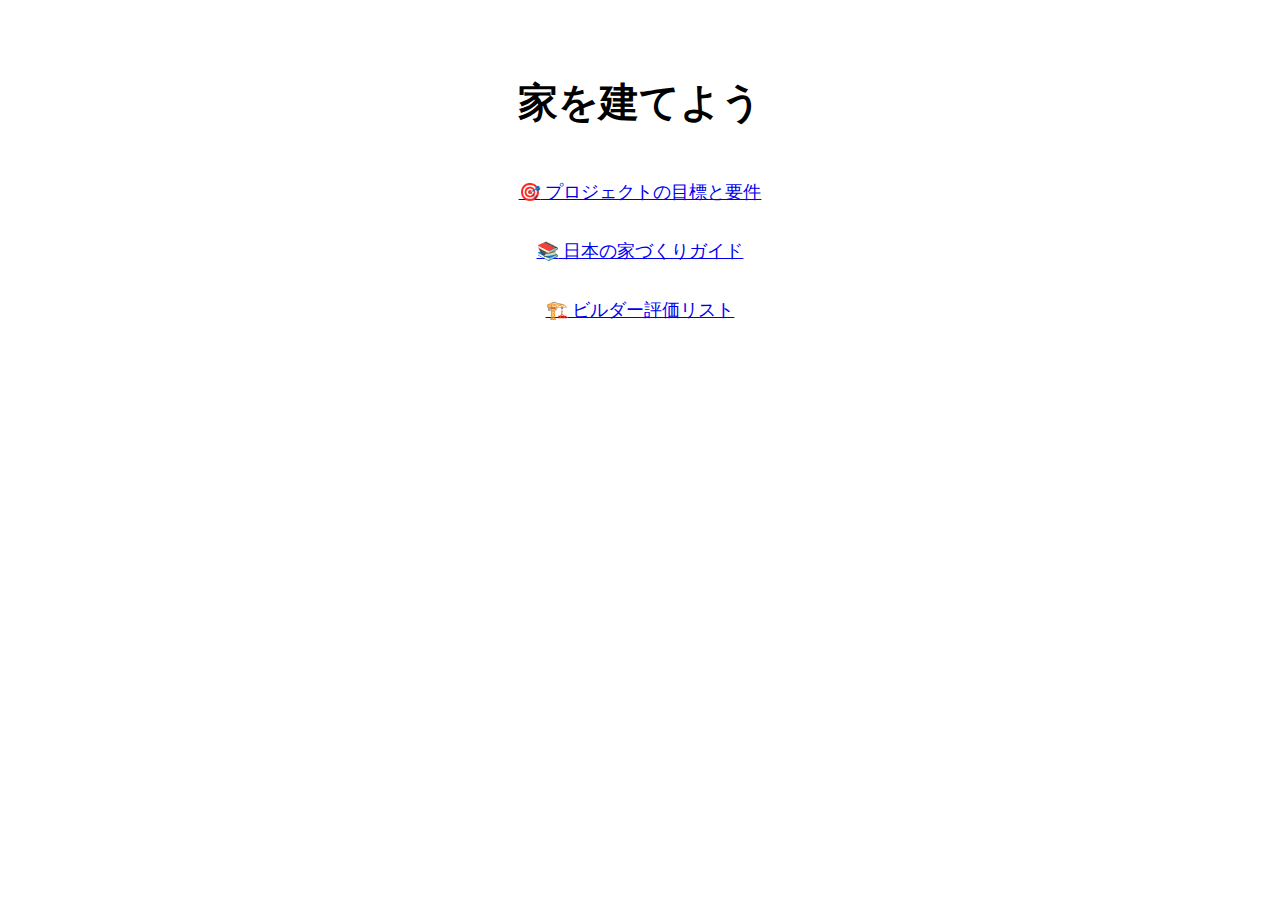
<file: docs/index.html>
<!DOCTYPE html>
<html lang="ja">
<head>
    <meta charset="UTF-8">
    <meta name="viewport" content="width=device-width, initial-scale=1.0">
    <title>家を建てよう - Japanese House Building Project</title>
    <style>
        body {
            font-family: -apple-system, BlinkMacSystemFont, 'Segoe UI', Roboto, 'Helvetica Neue', Arial, sans-serif;
            text-align: center;
            padding: 40px 20px;
        }
        
        h1 {
            font-size: 2.5rem;
            margin-bottom: 40px;
        }
        
        .links {
            display: flex;
            flex-direction: column;
            align-items: center;
            gap: 15px;
        }
        
        .link-item {
            display: block;
            padding: 10px;
            font-size: 1.1rem;
        }
    </style>
</head>
<body>
    <div class="container">
        <h1>家を建てよう</h1>
        
        <div class="links">
            <a href="goals.html" class="link-item">
                <span class="emoji">🎯</span>
                プロジェクトの目標と要件
            </a>
            
            <a href="japan-house-building-guide.html" class="link-item">
                <span class="emoji">📚</span>
                日本の家づくりガイド
            </a>
            
            <a href="builder-evaluation-list.html" class="link-item">
                <span class="emoji">🏗️</span>
                ビルダー評価リスト
            </a>
        </div>
    </div>
</body>
</html>
</file>
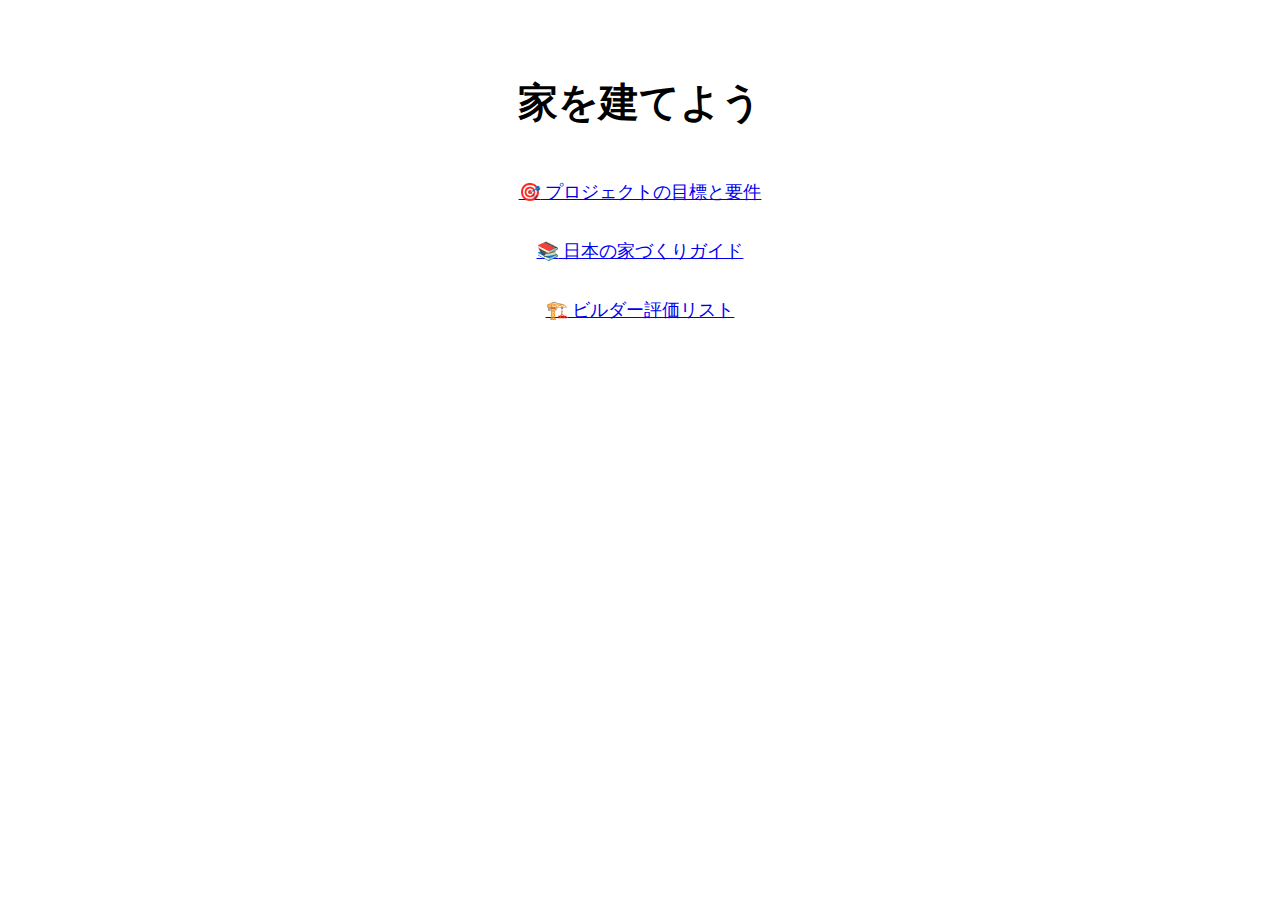
<file: site/index.html>
<!DOCTYPE html>
<html lang="en">
<head>
    <meta charset="UTF-8">
    <meta name="viewport" content="width=device-width, initial-scale=1.0">
    <title>家を建てよう - Japanese House Building Project</title>
    <style>
        body {
            font-family: -apple-system, BlinkMacSystemFont, 'Segoe UI', Roboto, 'Helvetica Neue', Arial, sans-serif;
            text-align: center;
            padding: 40px 20px;
        }
        
        h1 {
            font-size: 2.5rem;
            margin-bottom: 40px;
        }
        
        .links {
            display: flex;
            flex-direction: column;
            align-items: center;
            gap: 15px;
        }
        
        .link-item {
            display: block;
            padding: 10px;
            font-size: 1.1rem;
        }
    </style>
</head>
<body>
    <div class="container">
        <h1>家を建てよう</h1>
        
        <div class="links">
            <a href="goals.md" class="link-item">
                <span class="emoji">🎯</span>
                プロジェクトの目標と要件
            </a>
            
            <a href="japan-house-building-guide.md" class="link-item">
                <span class="emoji">📚</span>
                日本の家づくりガイド
            </a>
            
            <a href="builder-evaluation-list.md" class="link-item">
                <span class="emoji">🏗️</span>
                ビルダー評価リスト
            </a>
        </div>
    </div>
</body>
</html>
</file>
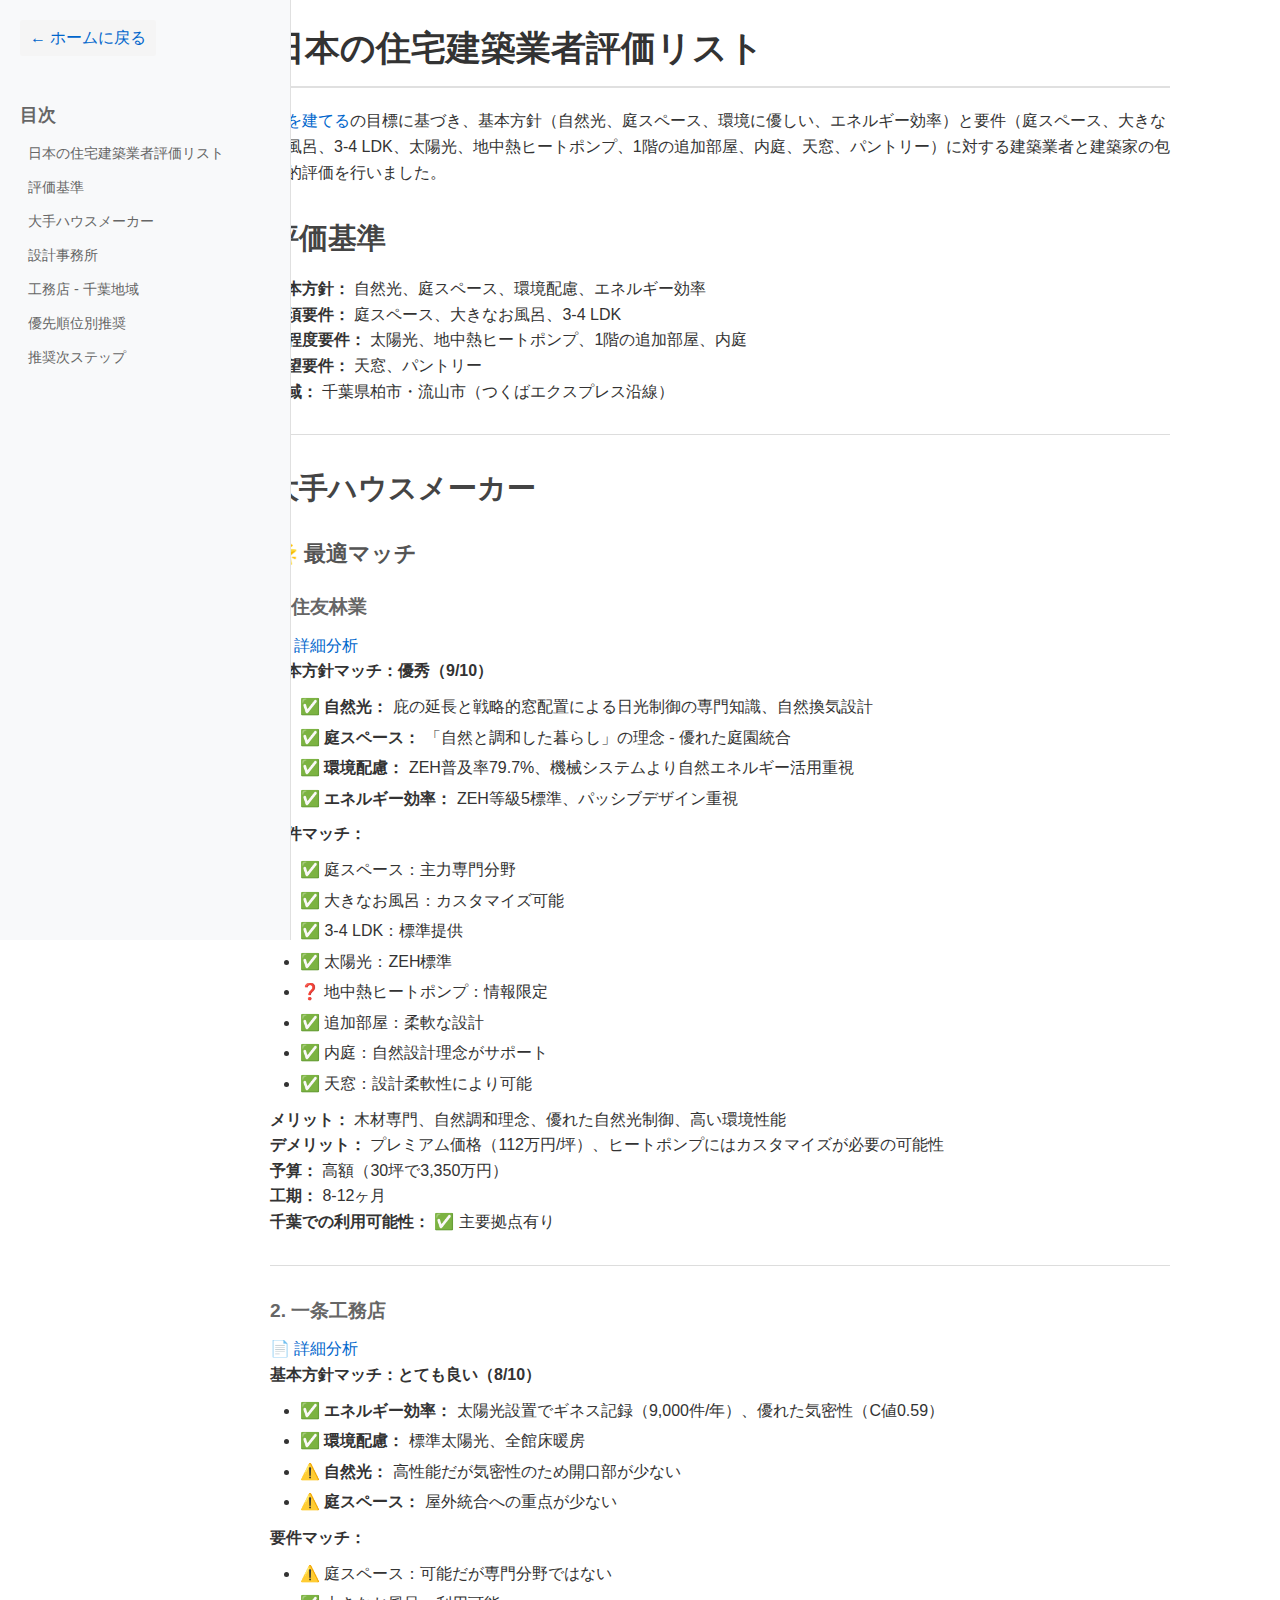
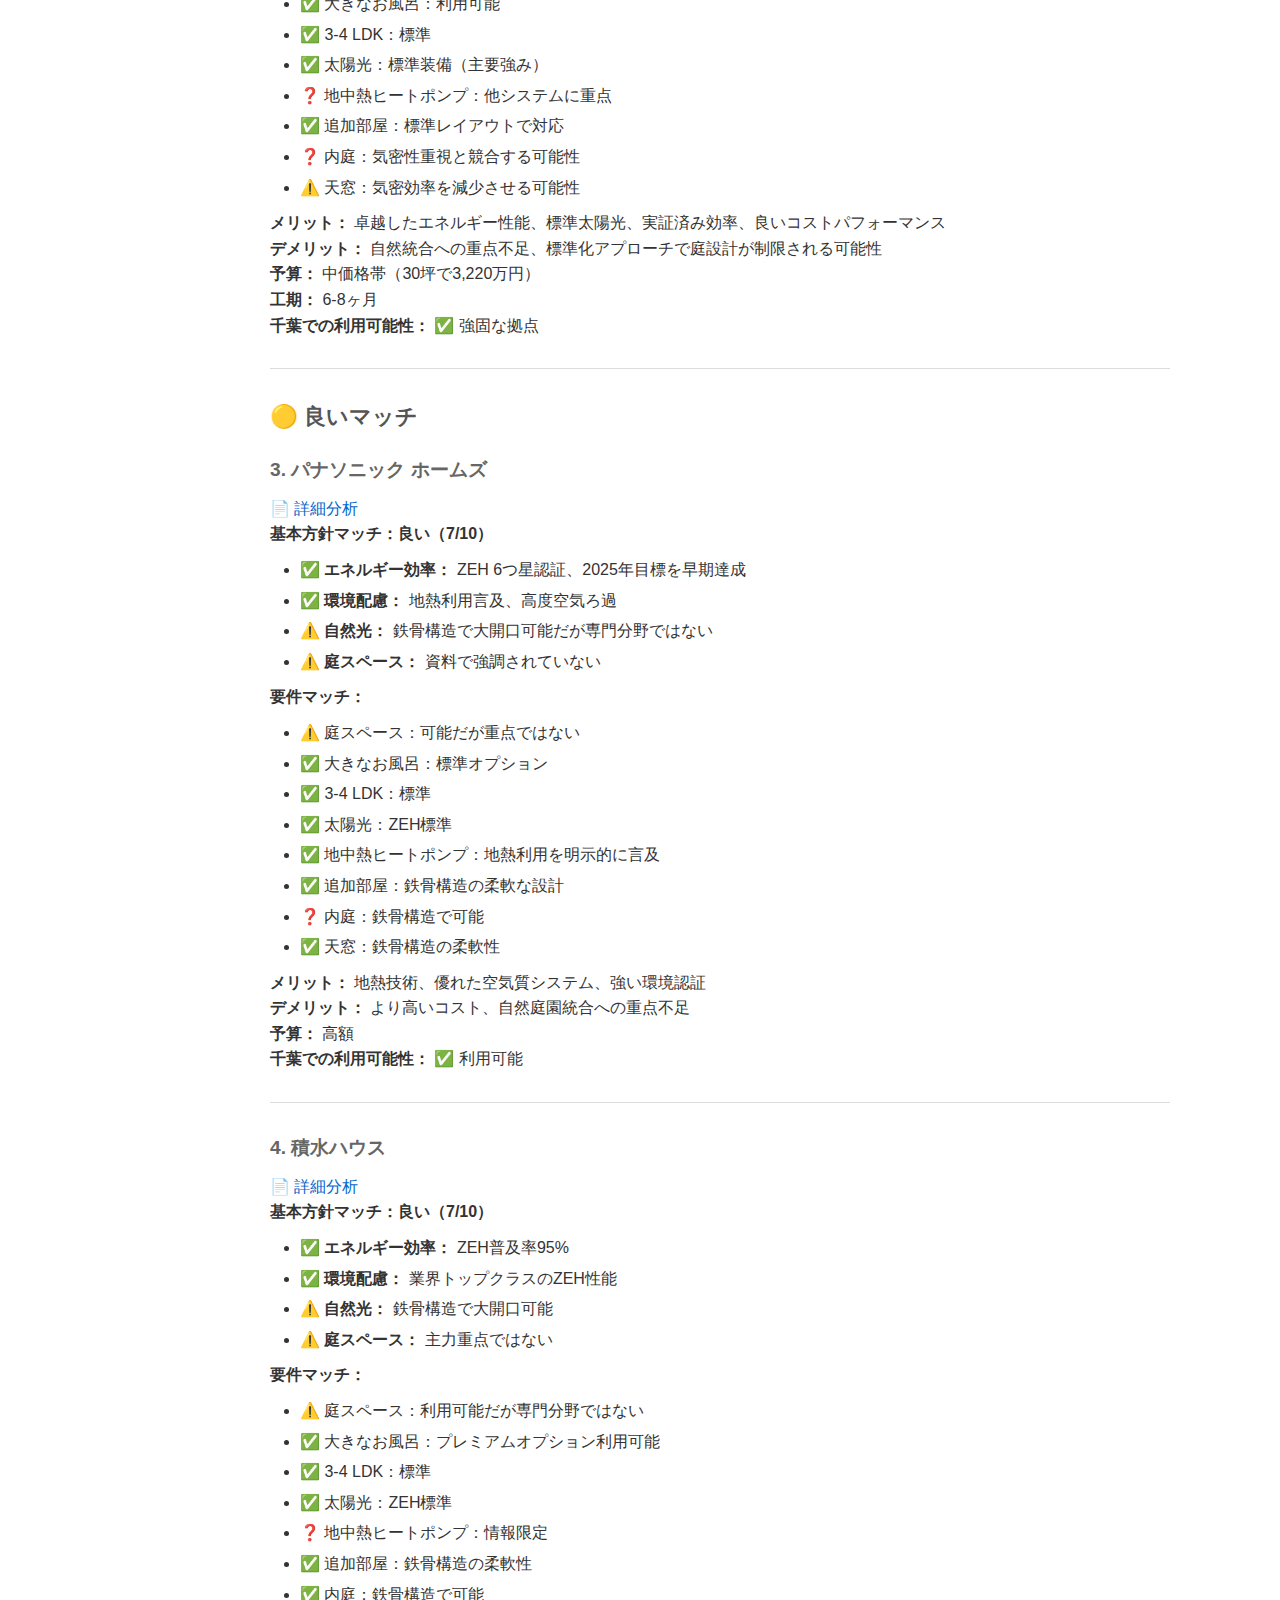
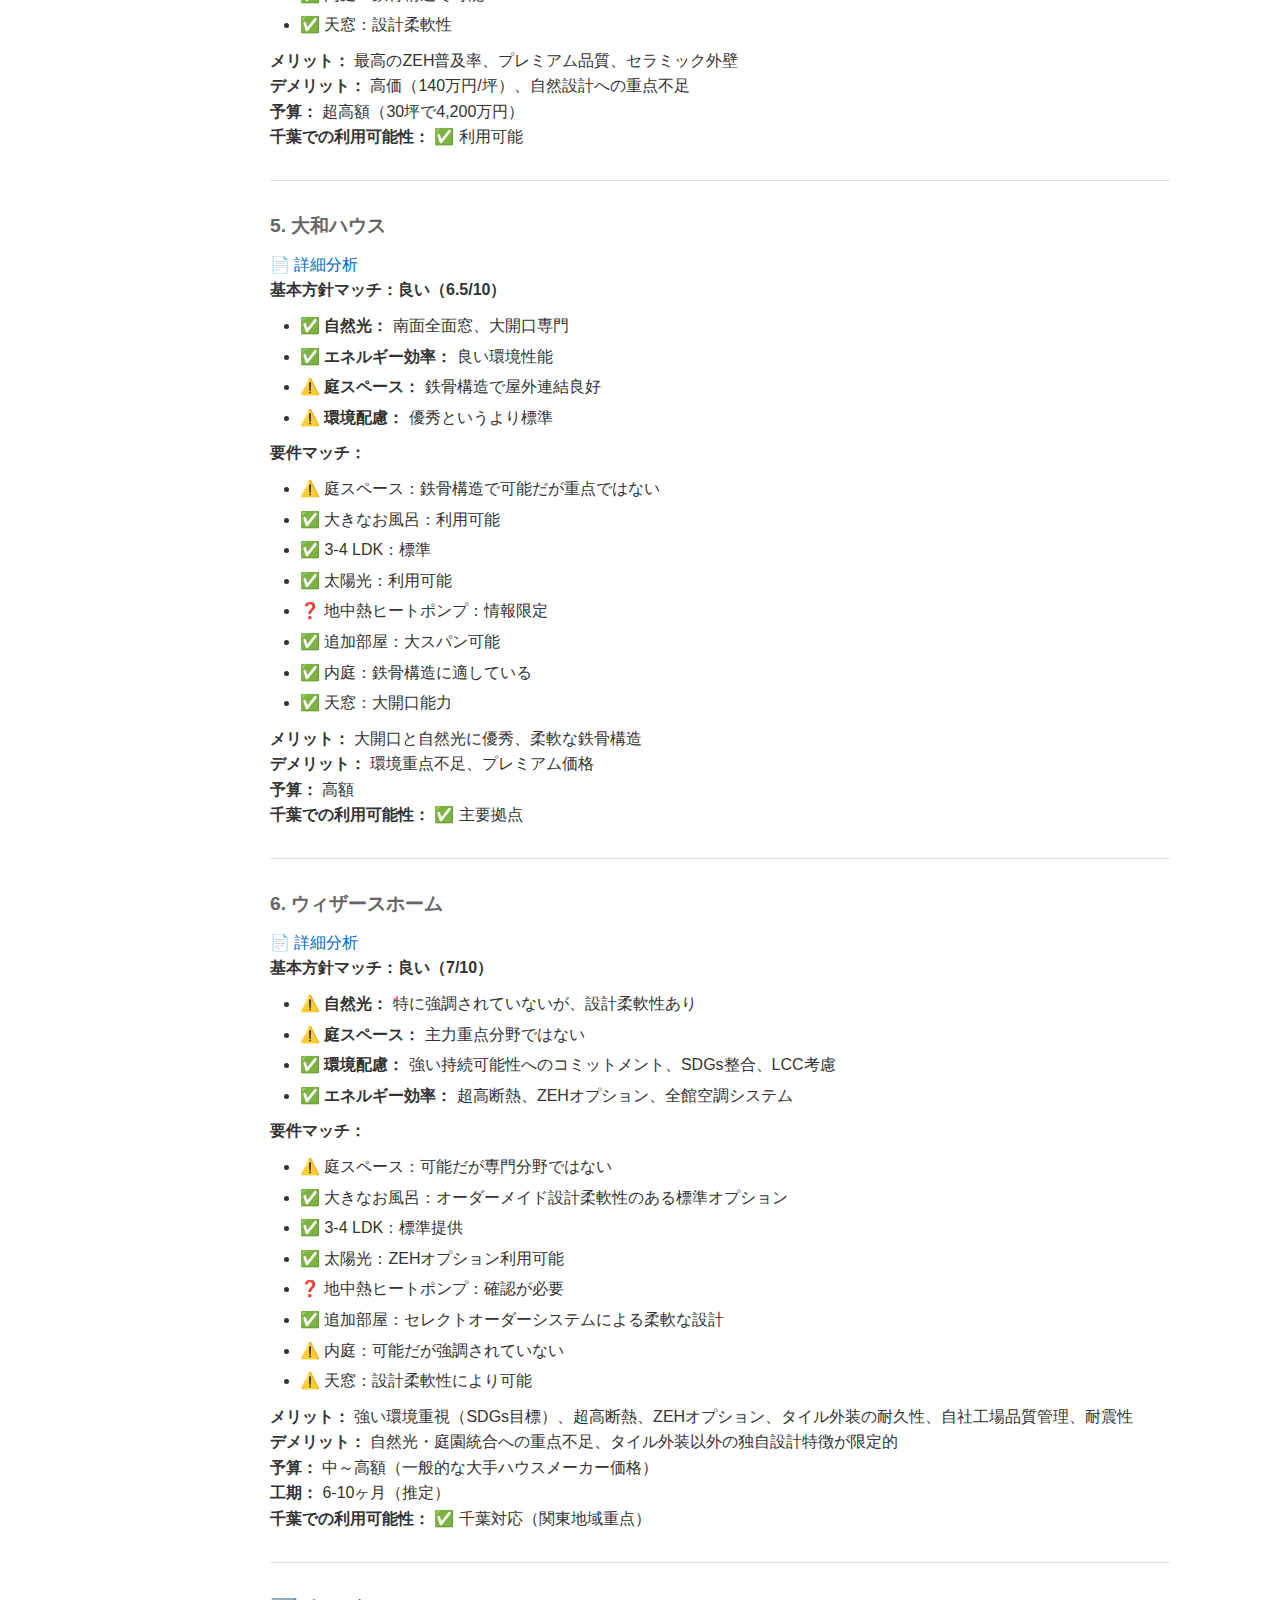
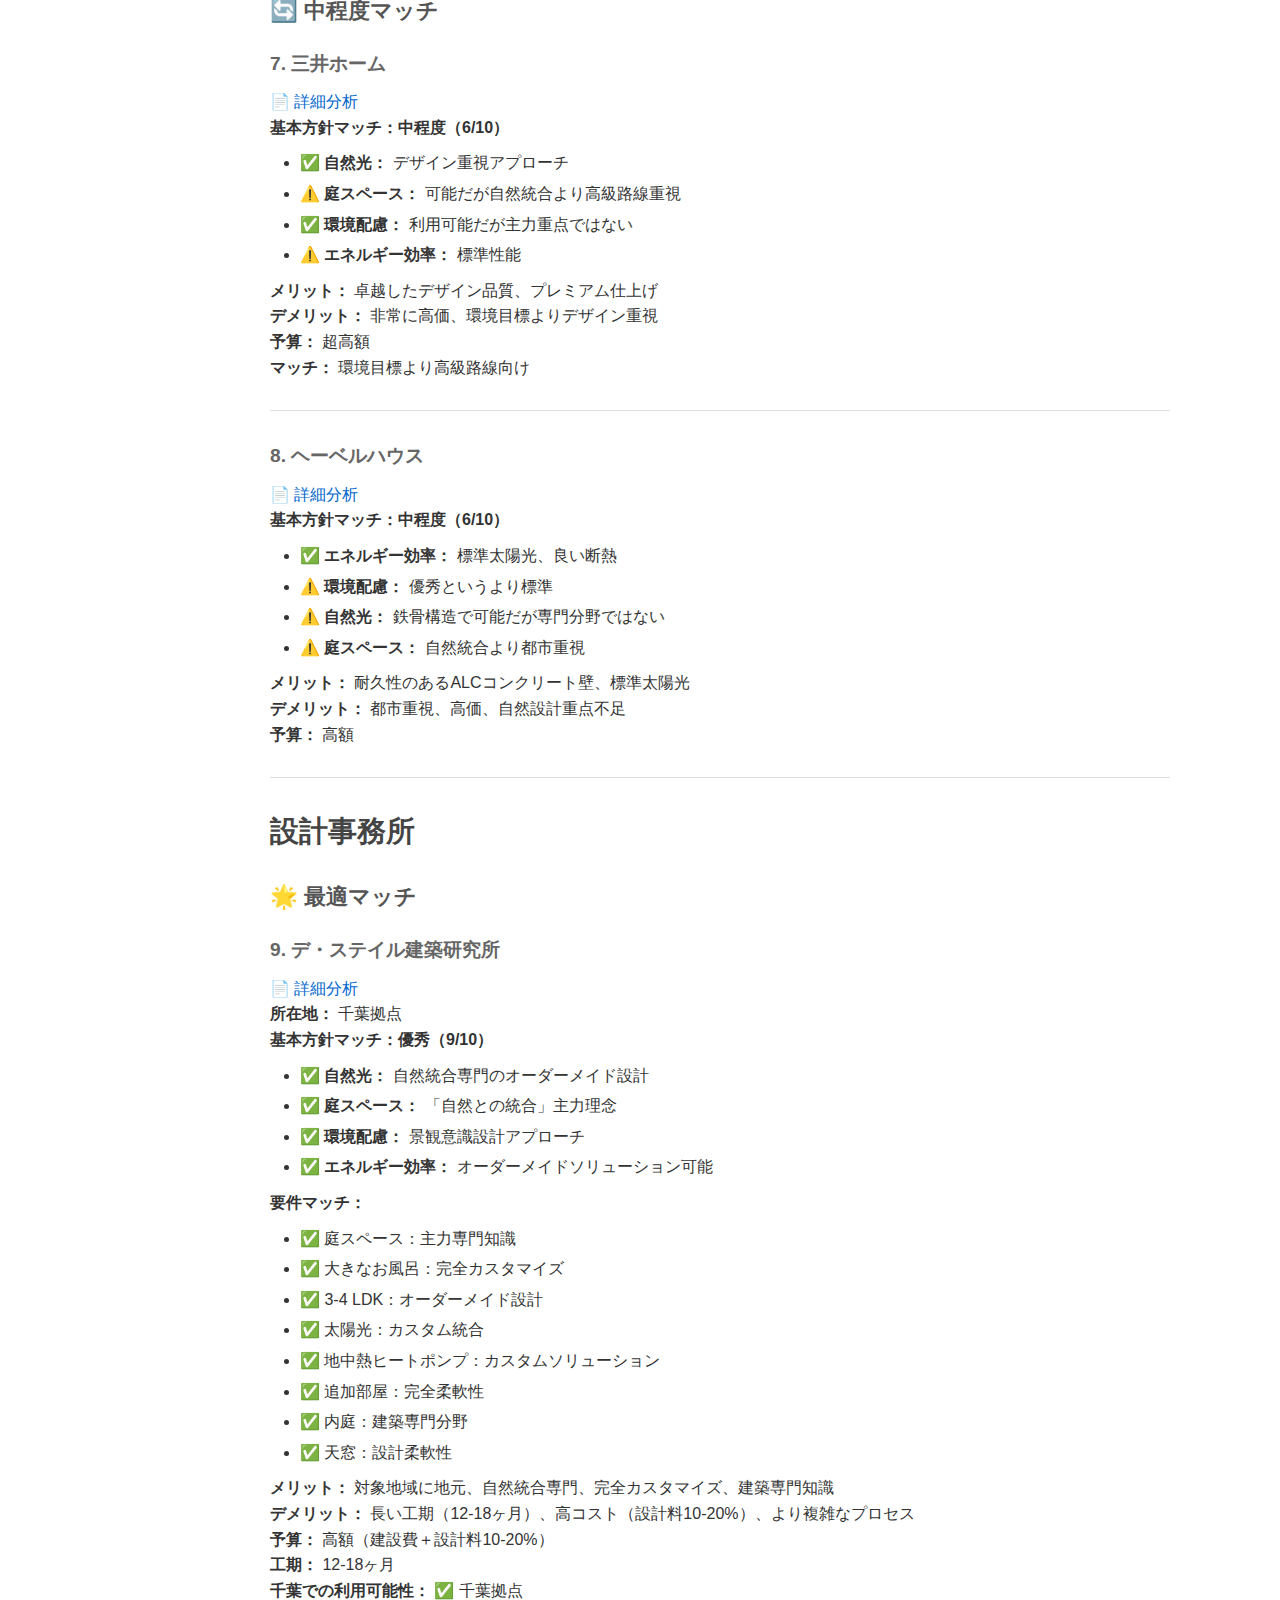
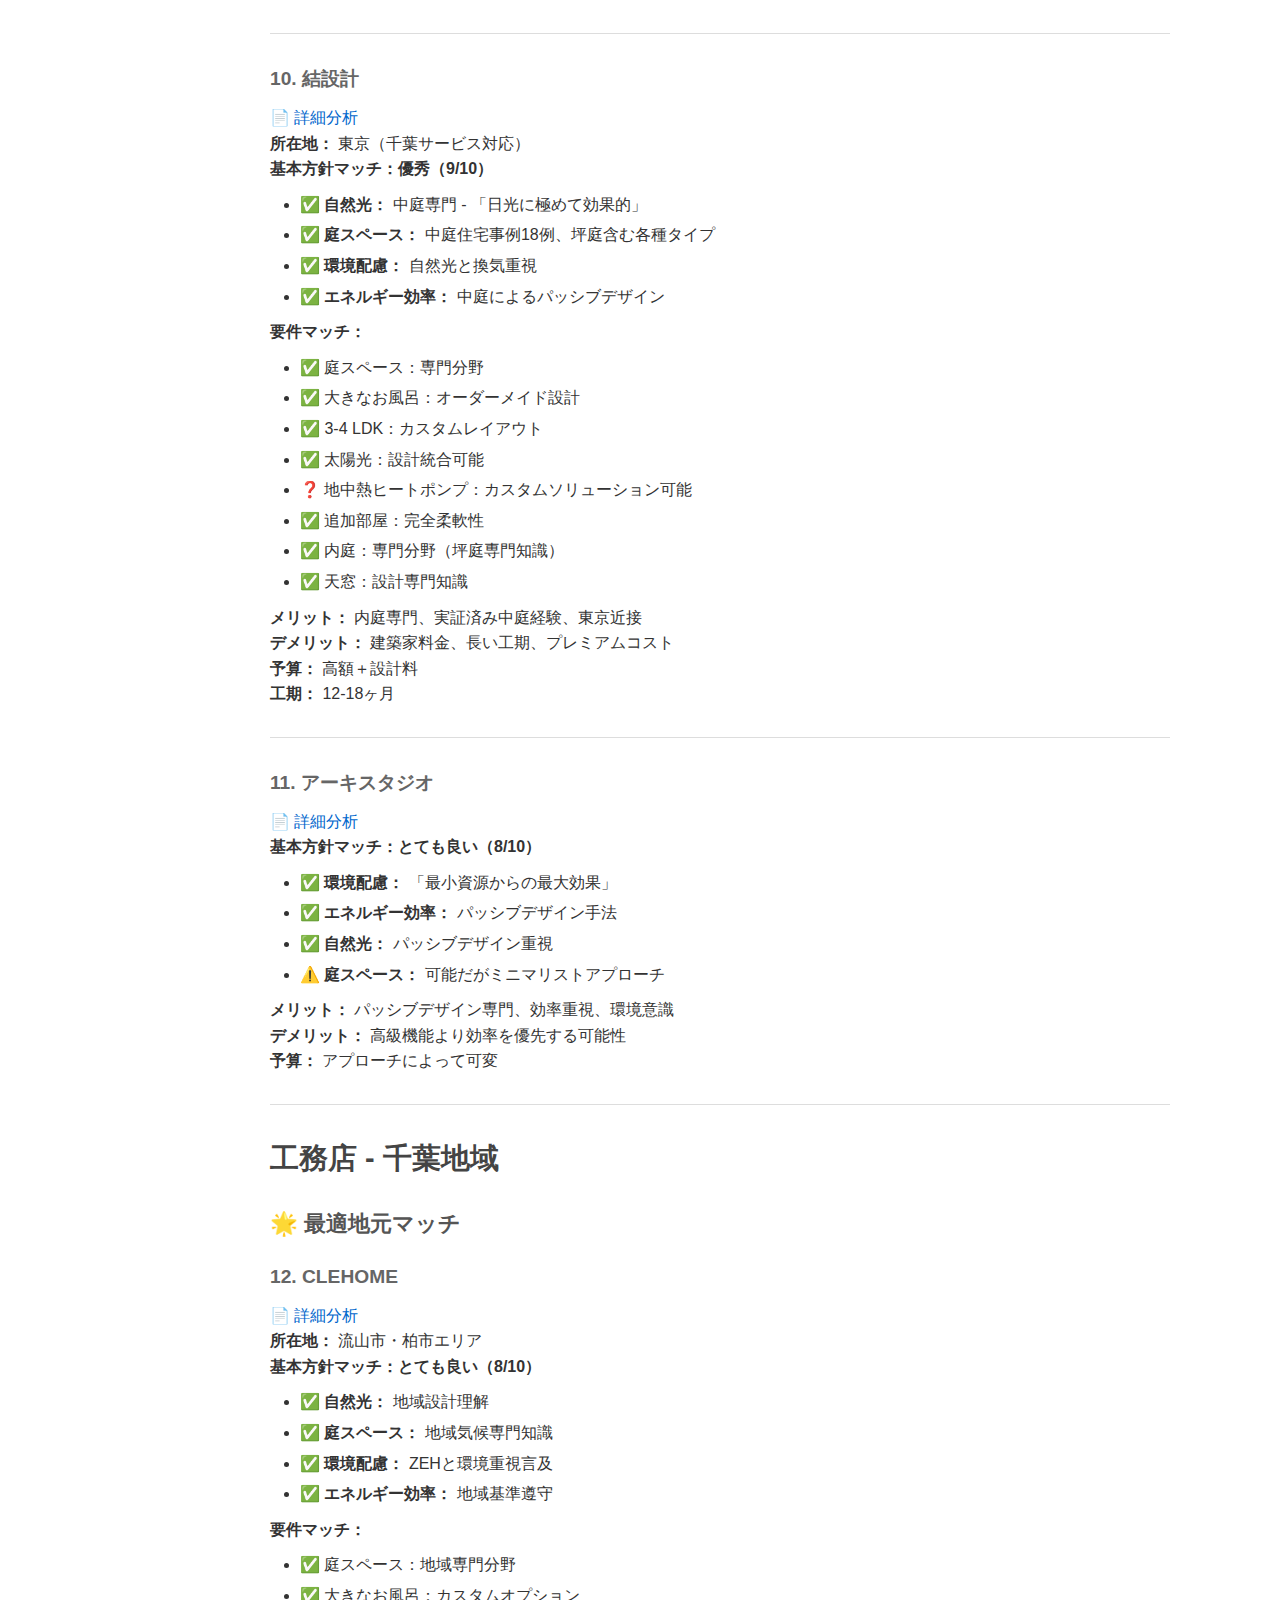
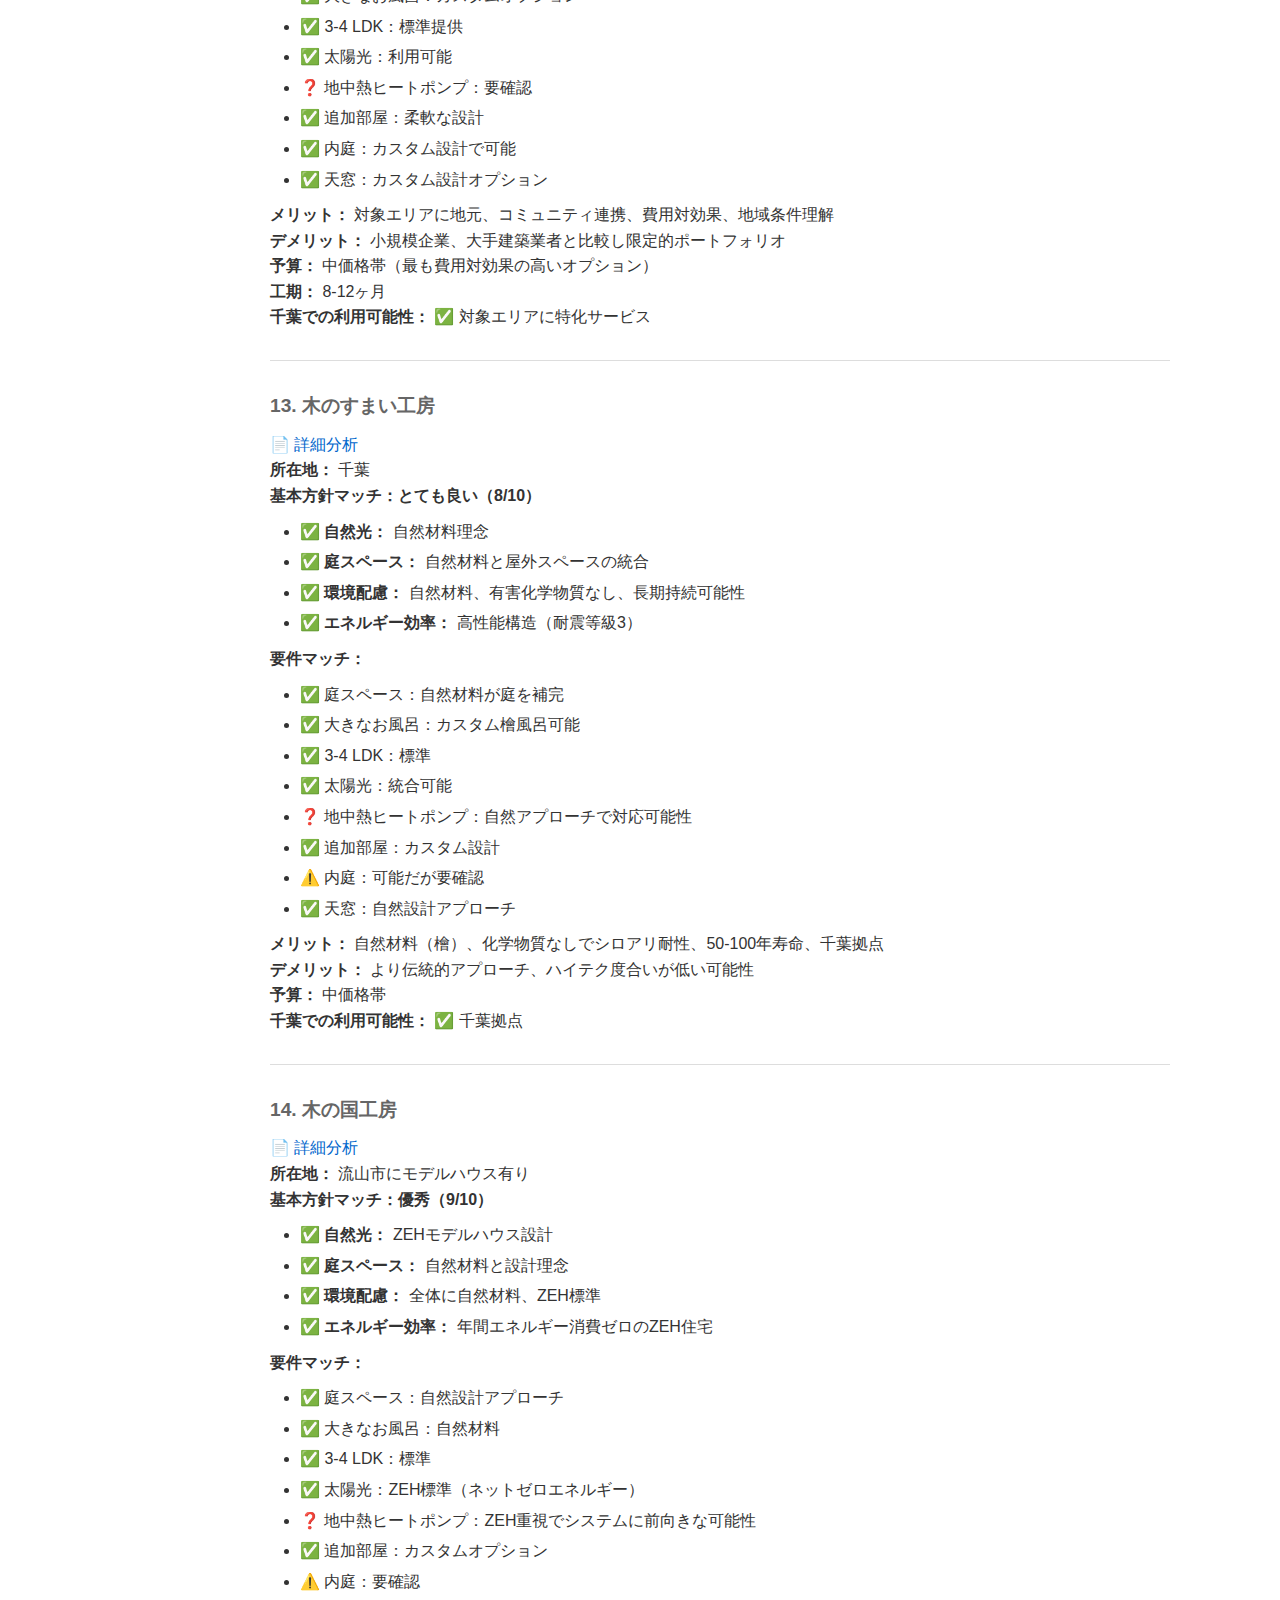
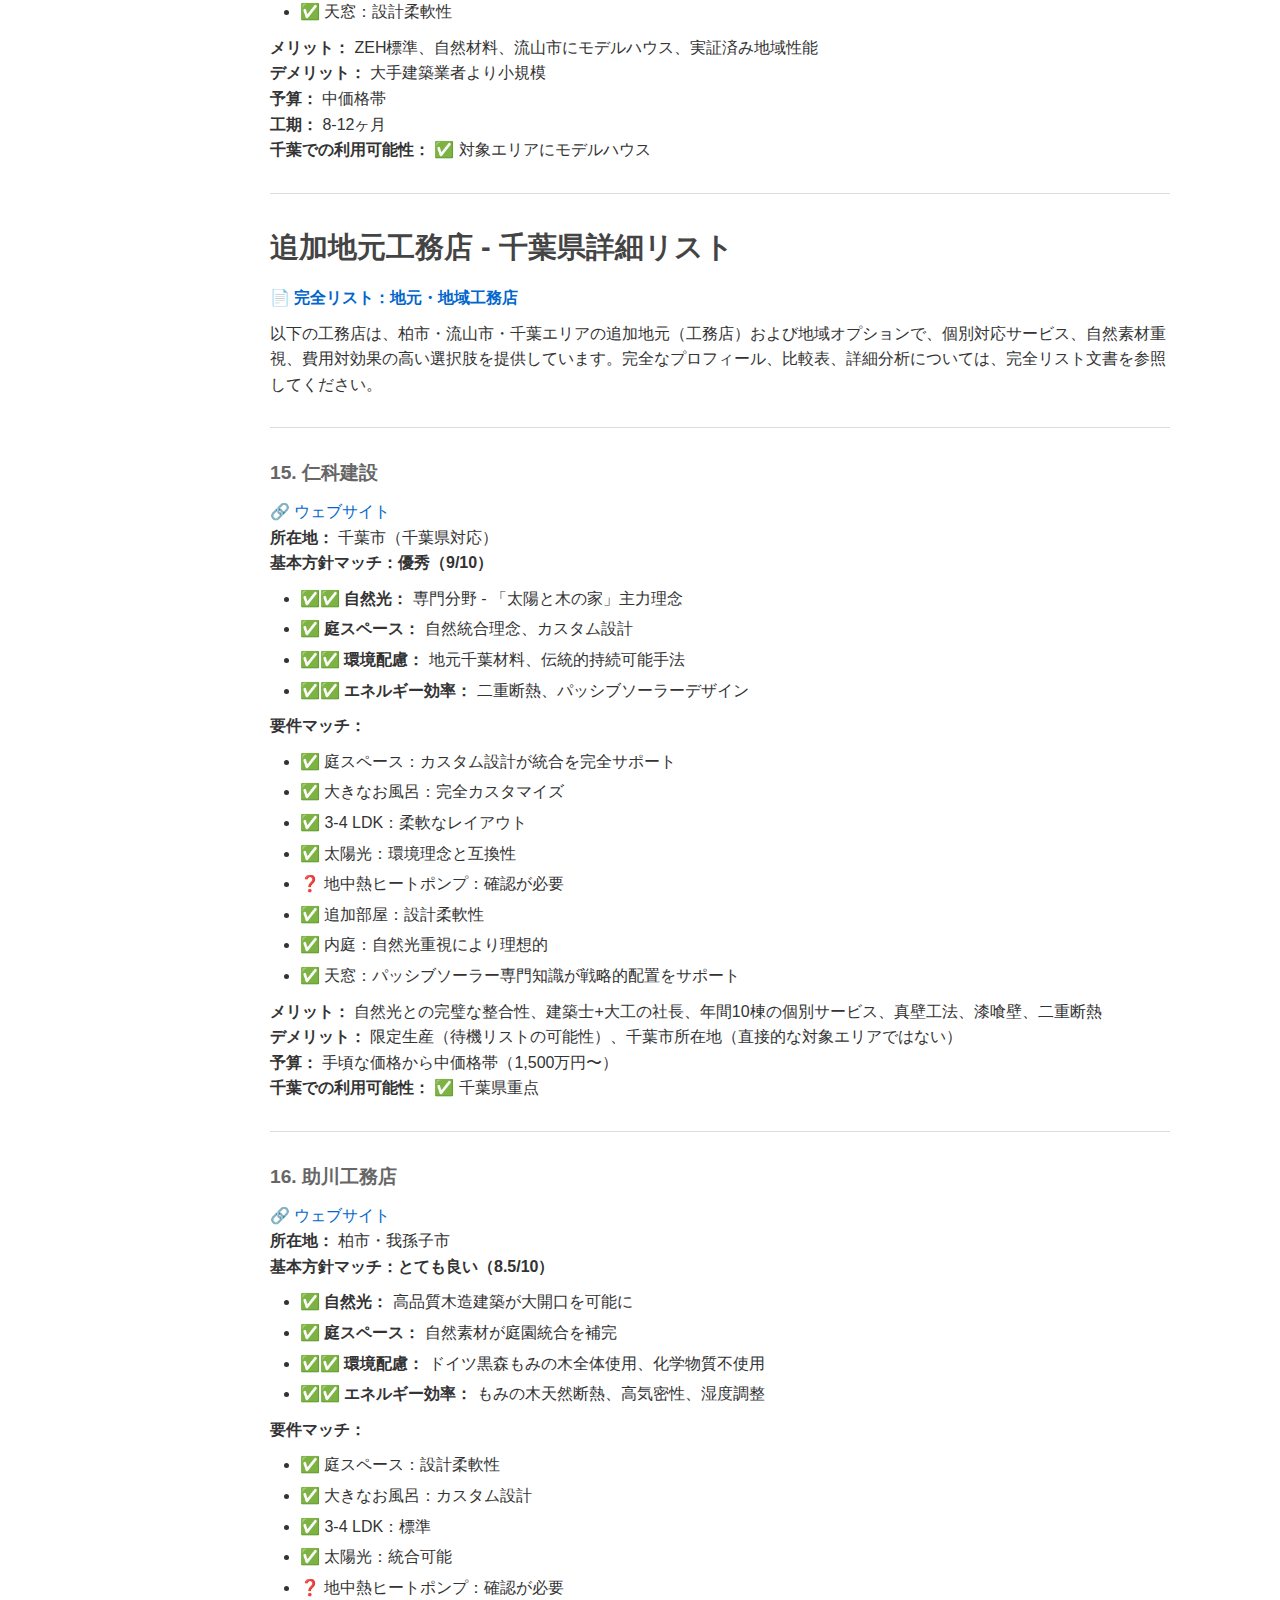
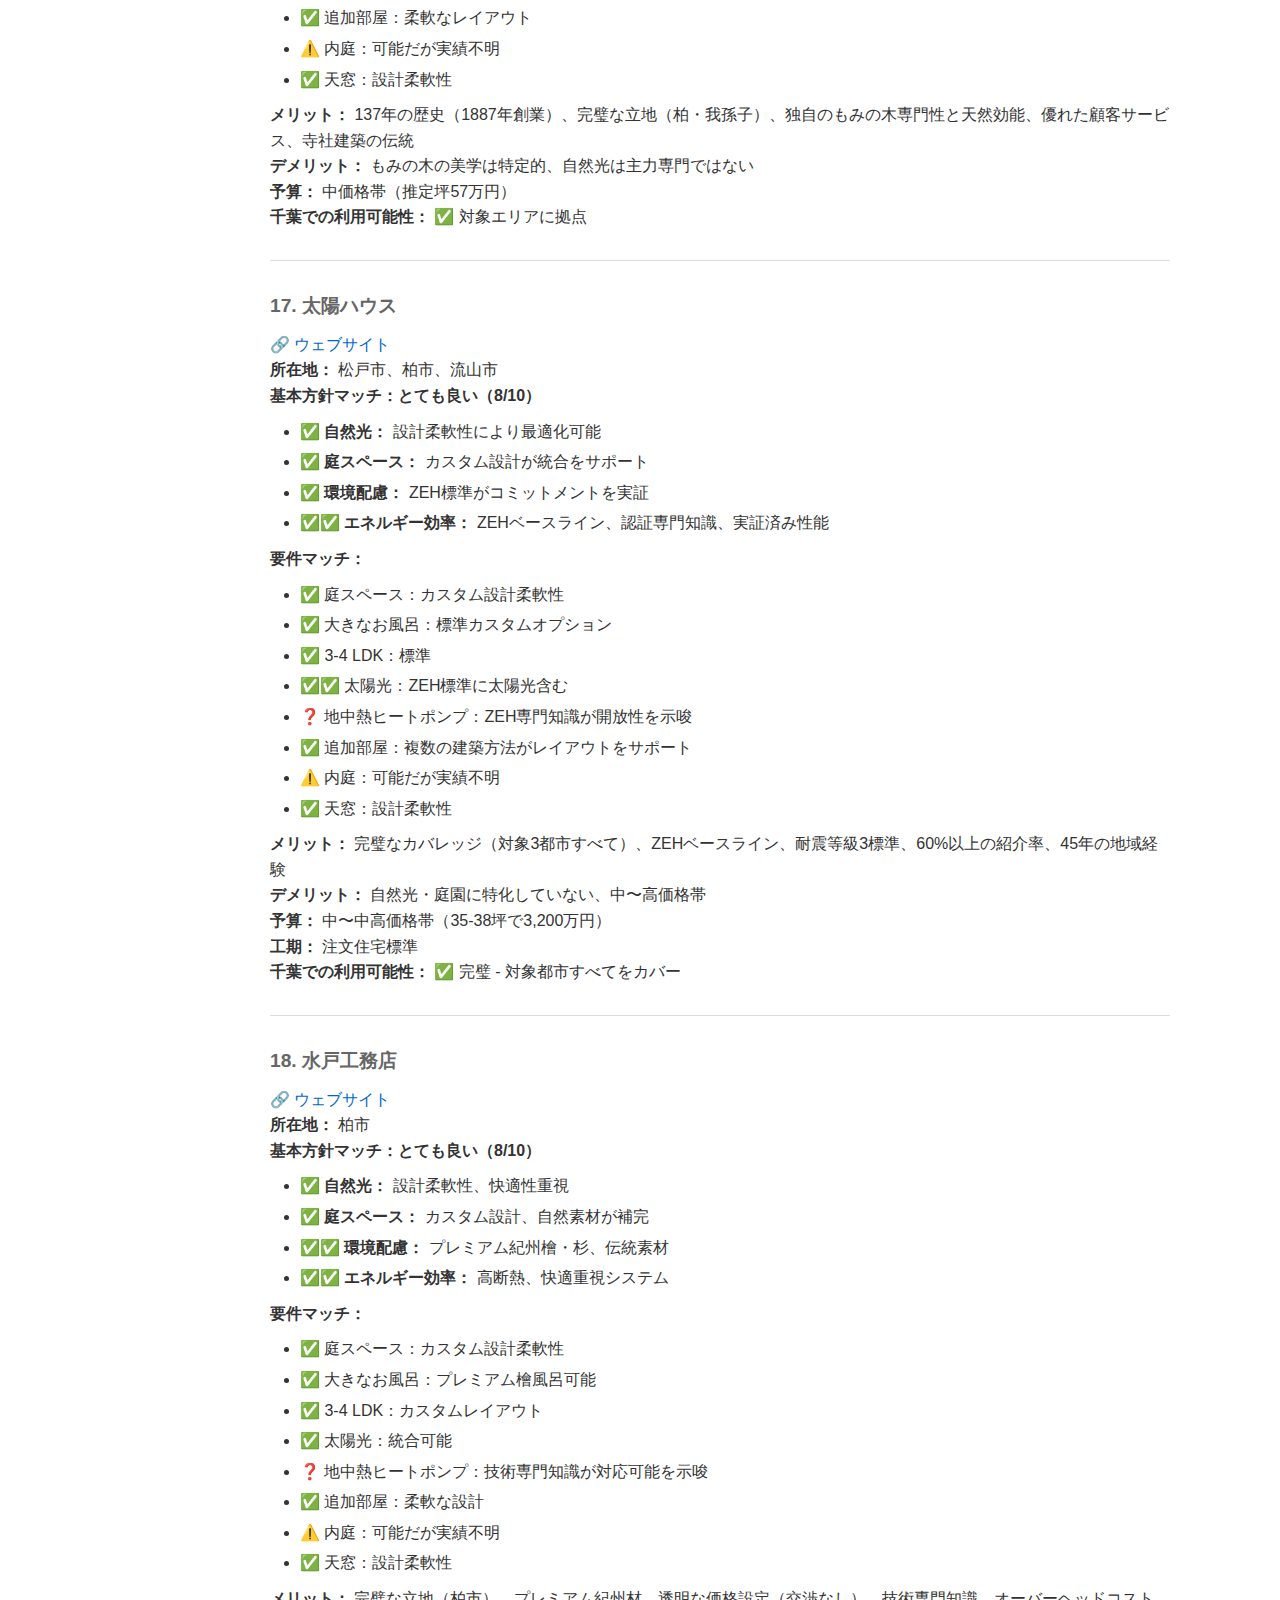
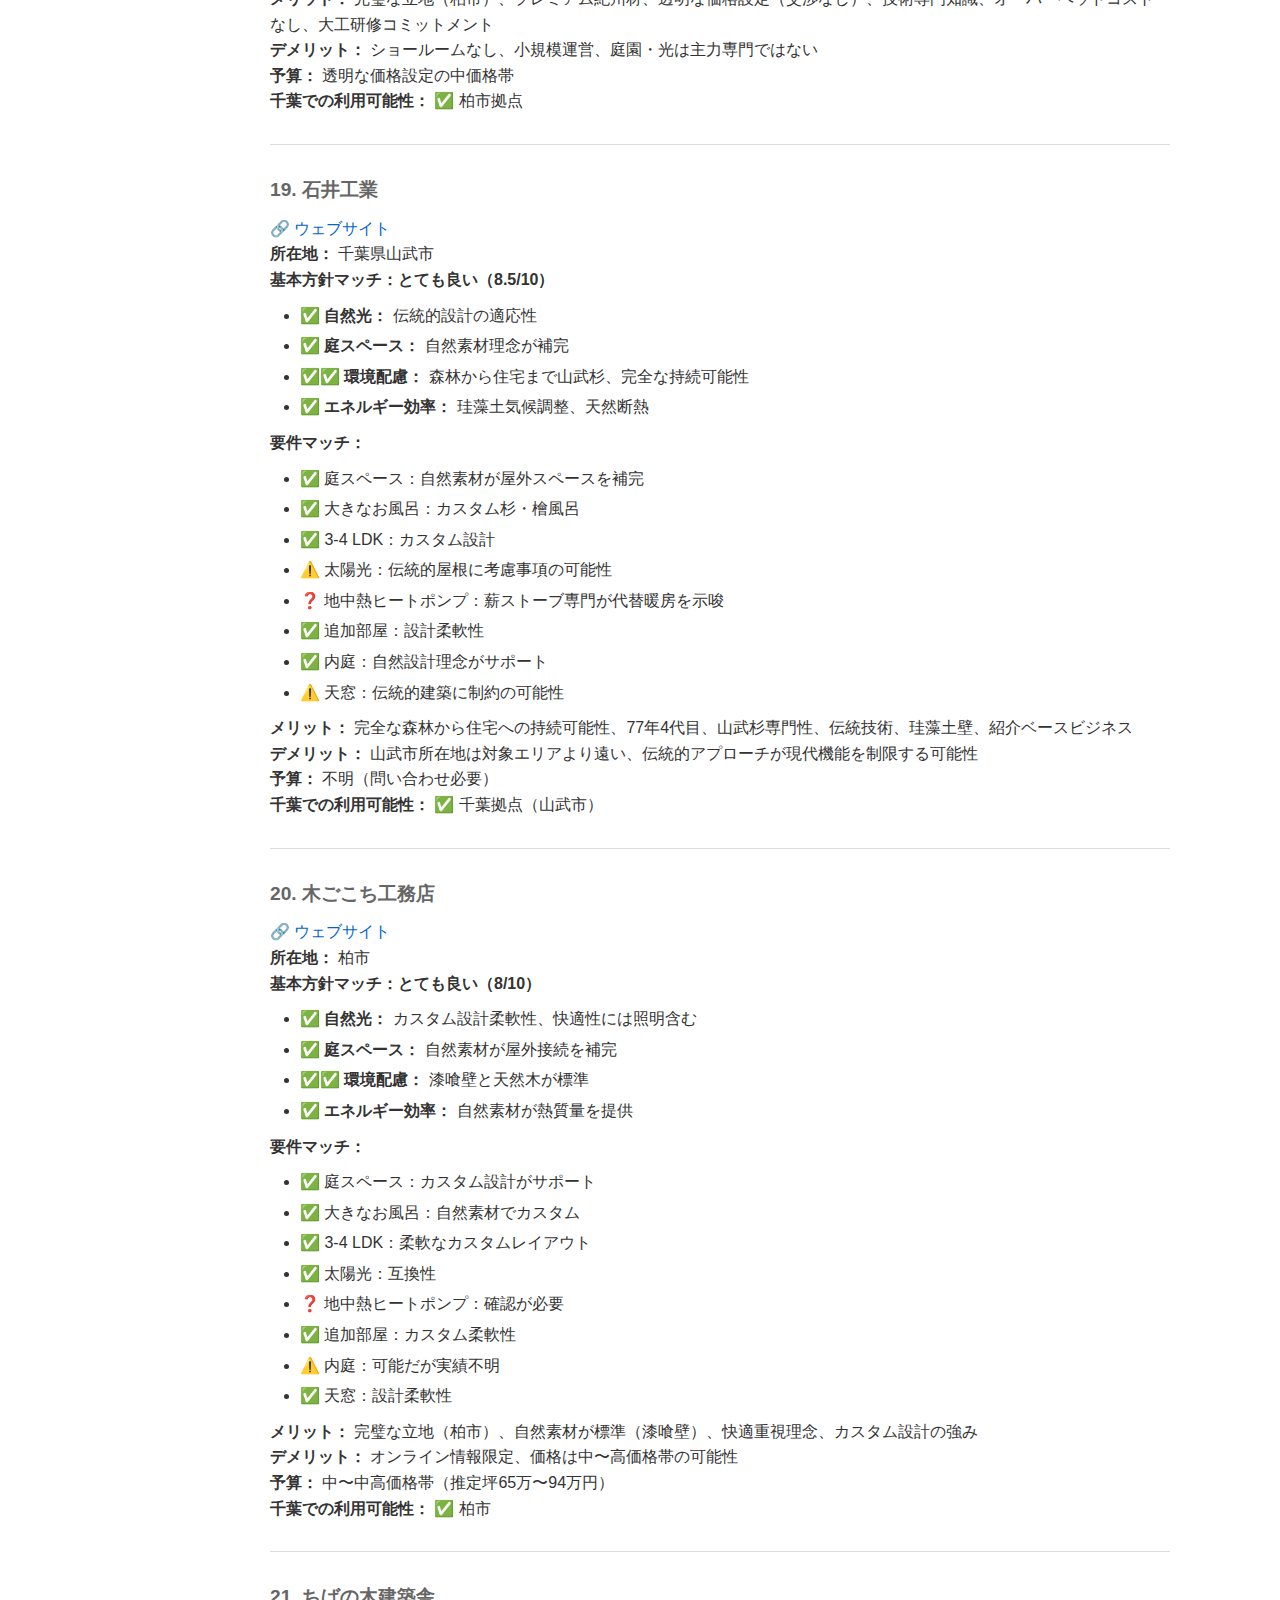
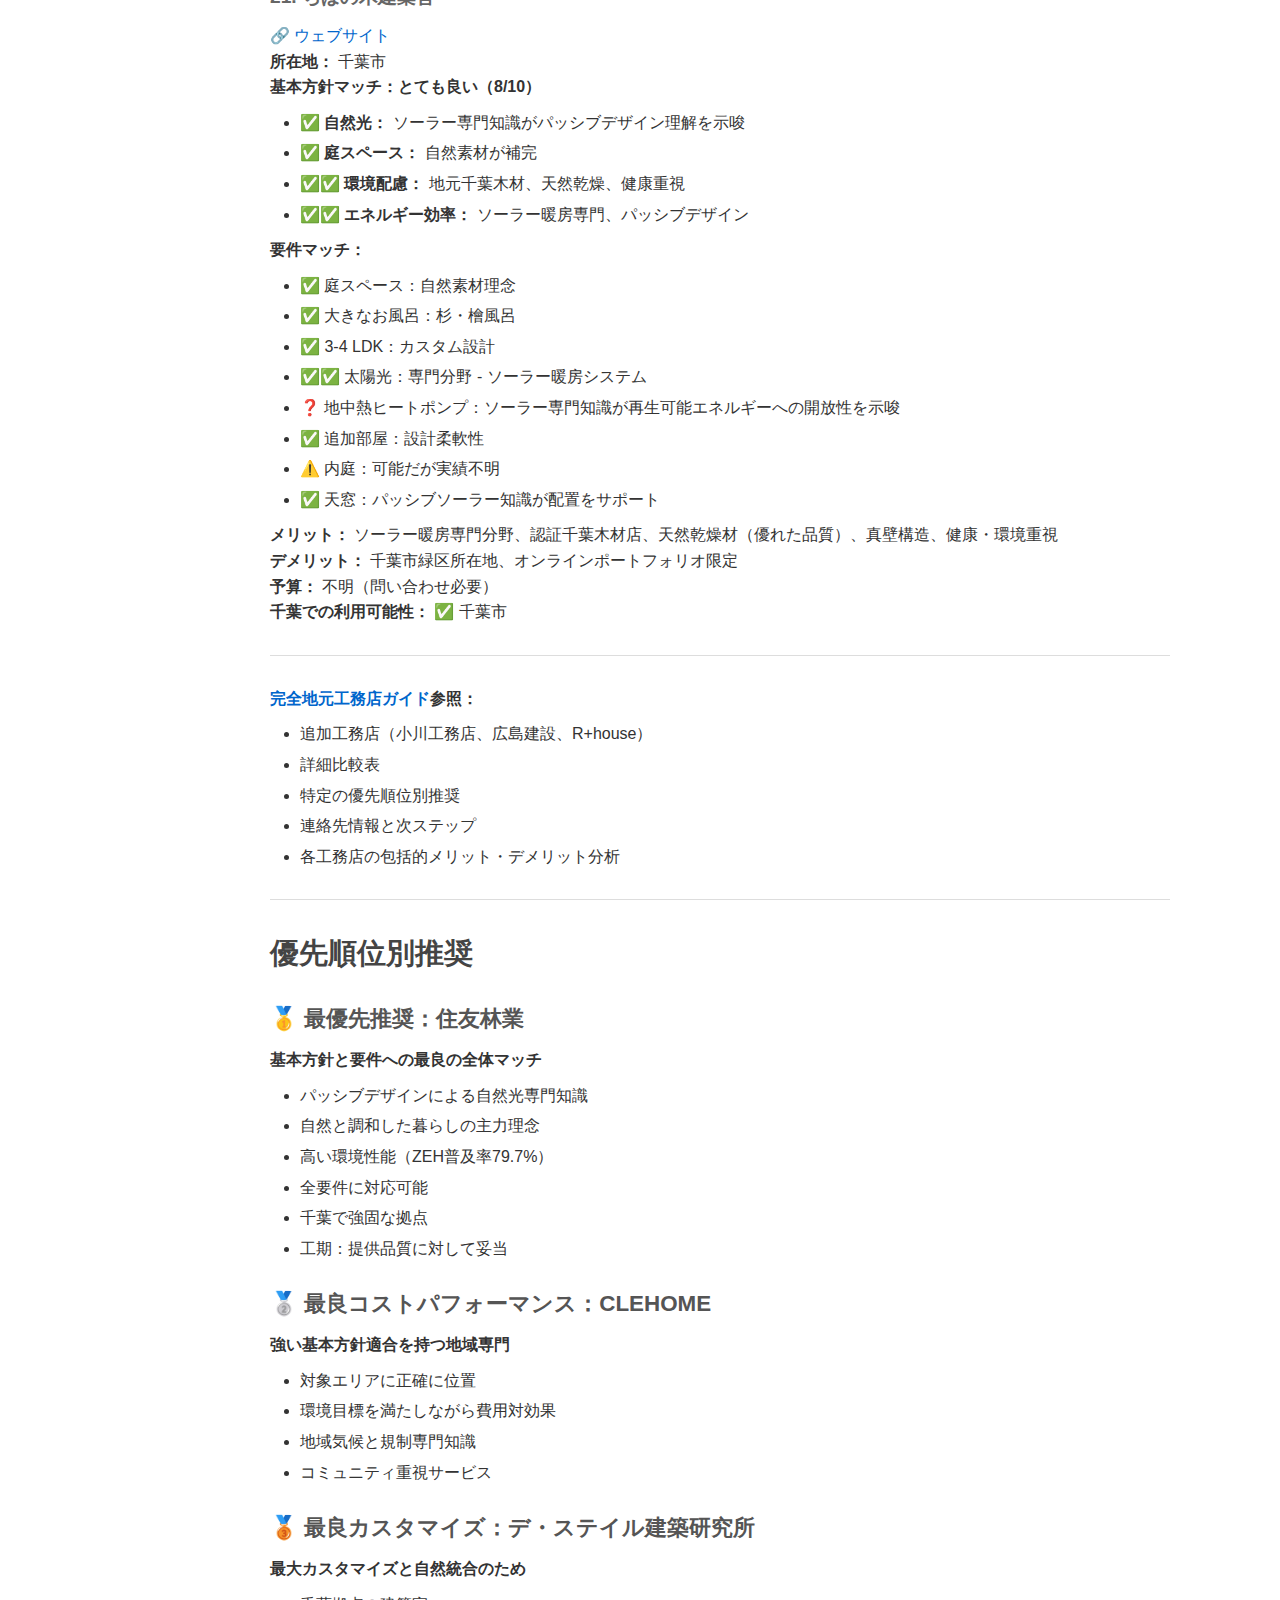
<file: docs/builder-evaluation-list.html>
<!DOCTYPE html>
<html lang="ja">
<head>
    <meta charset="UTF-8">
    <meta name="viewport" content="width=device-width, initial-scale=1.0">
    <title>日本の住宅建築業者評価リスト</title>
    <link rel="stylesheet" href="style.css">
</head>
<body>
    <div class="sidebar">
        <a href="index.html" class="back-link">← ホームに戻る</a>
        
        <div class="toc">
            <h3>目次</h3>
            <ul>
                <li><a href="#evaluation-list">日本の住宅建築業者評価リスト</a></li>
                <li><a href="#evaluation-criteria">評価基準</a></li>
                <li><a href="#major-housemakers">大手ハウスメーカー</a></li>
                <li><a href="#architecture-offices">設計事務所</a></li>
                <li><a href="#chiba-komuten">工務店 - 千葉地域</a></li>
                <li><a href="#priority-recommendations">優先順位別推奨</a></li>
                <li><a href="#next-steps">推奨次ステップ</a></li>
            </ul>
        </div>
    </div>
    
    <div class="content">
        <div class="content-inner">
            <h1 id="evaluation-list">日本の住宅建築業者評価リスト</h1>

    <p><a href="goals.html">家を建てる</a>の目標に基づき、基本方針（自然光、庭スペース、環境に優しい、エネルギー効率）と要件（庭スペース、大きなお風呂、3-4 LDK、太陽光、地中熱ヒートポンプ、1階の追加部屋、内庭、天窓、パントリー）に対する建築業者と建築家の包括的評価を行いました。</p>

        <h2 id="evaluation-criteria">評価基準</h2>
    <p><strong>基本方針：</strong> 自然光、庭スペース、環境配慮、エネルギー効率<br>
    <strong>必須要件：</strong> 庭スペース、大きなお風呂、3-4 LDK<br>
    <strong>中程度要件：</strong> 太陽光、地中熱ヒートポンプ、1階の追加部屋、内庭<br>
    <strong>希望要件：</strong> 天窓、パントリー<br>
    <strong>地域：</strong> 千葉県柏市・流山市（つくばエクスプレス沿線）</p>

    <hr>

        <h2 id="major-housemakers">大手ハウスメーカー</h2>

    <h3>🌟 最適マッチ</h3>

    <h4>1. 住友林業</h4>
    <p><a href="sumitomo-forestry.html">📄 詳細分析</a><br>
    <strong>基本方針マッチ：優秀（9/10）</strong></p>
    <ul>
        <li>✅ <strong>自然光：</strong> 庇の延長と戦略的窓配置による日光制御の専門知識、自然換気設計</li>
        <li>✅ <strong>庭スペース：</strong> 「自然と調和した暮らし」の理念 - 優れた庭園統合</li>
        <li>✅ <strong>環境配慮：</strong> ZEH普及率79.7%、機械システムより自然エネルギー活用重視</li>
        <li>✅ <strong>エネルギー効率：</strong> ZEH等級5標準、パッシブデザイン重視</li>
    </ul>

    <p><strong>要件マッチ：</strong></p>
    <ul>
        <li>✅ 庭スペース：主力専門分野</li>
        <li>✅ 大きなお風呂：カスタマイズ可能</li>
        <li>✅ 3-4 LDK：標準提供</li>
        <li>✅ 太陽光：ZEH標準</li>
        <li>❓ 地中熱ヒートポンプ：情報限定</li>
        <li>✅ 追加部屋：柔軟な設計</li>
        <li>✅ 内庭：自然設計理念がサポート</li>
        <li>✅ 天窓：設計柔軟性により可能</li>
    </ul>

    <p><strong>メリット：</strong> 木材専門、自然調和理念、優れた自然光制御、高い環境性能<br>
    <strong>デメリット：</strong> プレミアム価格（112万円/坪）、ヒートポンプにはカスタマイズが必要の可能性<br>
    <strong>予算：</strong> 高額（30坪で3,350万円）<br>
    <strong>工期：</strong> 8-12ヶ月<br>
    <strong>千葉での利用可能性：</strong> ✅ 主要拠点有り</p>

    <hr>

    <h4>2. 一条工務店</h4>
    <p><a href="ichijo-komuten.html">📄 詳細分析</a><br>
    <strong>基本方針マッチ：とても良い（8/10）</strong></p>
    <ul>
        <li>✅ <strong>エネルギー効率：</strong> 太陽光設置でギネス記録（9,000件/年）、優れた気密性（C値0.59）</li>
        <li>✅ <strong>環境配慮：</strong> 標準太陽光、全館床暖房</li>
        <li>⚠️ <strong>自然光：</strong> 高性能だが気密性のため開口部が少ない</li>
        <li>⚠️ <strong>庭スペース：</strong> 屋外統合への重点が少ない</li>
    </ul>

    <p><strong>要件マッチ：</strong></p>
    <ul>
        <li>⚠️ 庭スペース：可能だが専門分野ではない</li>
        <li>✅ 大きなお風呂：利用可能</li>
        <li>✅ 3-4 LDK：標準</li>
        <li>✅ 太陽光：標準装備（主要強み）</li>
        <li>❓ 地中熱ヒートポンプ：他システムに重点</li>
        <li>✅ 追加部屋：標準レイアウトで対応</li>
        <li>❓ 内庭：気密性重視と競合する可能性</li>
        <li>⚠️ 天窓：気密効率を減少させる可能性</li>
    </ul>

    <p><strong>メリット：</strong> 卓越したエネルギー性能、標準太陽光、実証済み効率、良いコストパフォーマンス<br>
    <strong>デメリット：</strong> 自然統合への重点不足、標準化アプローチで庭設計が制限される可能性<br>
    <strong>予算：</strong> 中価格帯（30坪で3,220万円）<br>
    <strong>工期：</strong> 6-8ヶ月<br>
    <strong>千葉での利用可能性：</strong> ✅ 強固な拠点</p>

    <hr>

    <h3>🟡 良いマッチ</h3>

    <h4>3. パナソニック ホームズ</h4>
    <p><a href="panasonic-homes.html">📄 詳細分析</a><br>
    <strong>基本方針マッチ：良い（7/10）</strong></p>
    <ul>
        <li>✅ <strong>エネルギー効率：</strong> ZEH 6つ星認証、2025年目標を早期達成</li>
        <li>✅ <strong>環境配慮：</strong> 地熱利用言及、高度空気ろ過</li>
        <li>⚠️ <strong>自然光：</strong> 鉄骨構造で大開口可能だが専門分野ではない</li>
        <li>⚠️ <strong>庭スペース：</strong> 資料で強調されていない</li>
    </ul>

    <p><strong>要件マッチ：</strong></p>
    <ul>
        <li>⚠️ 庭スペース：可能だが重点ではない</li>
        <li>✅ 大きなお風呂：標準オプション</li>
        <li>✅ 3-4 LDK：標準</li>
        <li>✅ 太陽光：ZEH標準</li>
        <li>✅ 地中熱ヒートポンプ：地熱利用を明示的に言及</li>
        <li>✅ 追加部屋：鉄骨構造の柔軟な設計</li>
        <li>❓ 内庭：鉄骨構造で可能</li>
        <li>✅ 天窓：鉄骨構造の柔軟性</li>
    </ul>

    <p><strong>メリット：</strong> 地熱技術、優れた空気質システム、強い環境認証<br>
    <strong>デメリット：</strong> より高いコスト、自然庭園統合への重点不足<br>
    <strong>予算：</strong> 高額<br>
    <strong>千葉での利用可能性：</strong> ✅ 利用可能</p>

    <hr>

    <h4>4. 積水ハウス</h4>
    <p><a href="sekisui-house.html">📄 詳細分析</a><br>
    <strong>基本方針マッチ：良い（7/10）</strong></p>
    <ul>
        <li>✅ <strong>エネルギー効率：</strong> ZEH普及率95%</li>
        <li>✅ <strong>環境配慮：</strong> 業界トップクラスのZEH性能</li>
        <li>⚠️ <strong>自然光：</strong> 鉄骨構造で大開口可能</li>
        <li>⚠️ <strong>庭スペース：</strong> 主力重点ではない</li>
    </ul>

    <p><strong>要件マッチ：</strong></p>
    <ul>
        <li>⚠️ 庭スペース：利用可能だが専門分野ではない</li>
        <li>✅ 大きなお風呂：プレミアムオプション利用可能</li>
        <li>✅ 3-4 LDK：標準</li>
        <li>✅ 太陽光：ZEH標準</li>
        <li>❓ 地中熱ヒートポンプ：情報限定</li>
        <li>✅ 追加部屋：鉄骨構造の柔軟性</li>
        <li>✅ 内庭：鉄骨構造で可能</li>
        <li>✅ 天窓：設計柔軟性</li>
    </ul>

    <p><strong>メリット：</strong> 最高のZEH普及率、プレミアム品質、セラミック外壁<br>
    <strong>デメリット：</strong> 高価（140万円/坪）、自然設計への重点不足<br>
    <strong>予算：</strong> 超高額（30坪で4,200万円）<br>
    <strong>千葉での利用可能性：</strong> ✅ 利用可能</p>

    <hr>

    <h4>5. 大和ハウス</h4>
    <p><a href="daiwa-house.html">📄 詳細分析</a><br>
    <strong>基本方針マッチ：良い（6.5/10）</strong></p>
    <ul>
        <li>✅ <strong>自然光：</strong> 南面全面窓、大開口専門</li>
        <li>✅ <strong>エネルギー効率：</strong> 良い環境性能</li>
        <li>⚠️ <strong>庭スペース：</strong> 鉄骨構造で屋外連結良好</li>
        <li>⚠️ <strong>環境配慮：</strong> 優秀というより標準</li>
    </ul>

    <p><strong>要件マッチ：</strong></p>
    <ul>
        <li>⚠️ 庭スペース：鉄骨構造で可能だが重点ではない</li>
        <li>✅ 大きなお風呂：利用可能</li>
        <li>✅ 3-4 LDK：標準</li>
        <li>✅ 太陽光：利用可能</li>
        <li>❓ 地中熱ヒートポンプ：情報限定</li>
        <li>✅ 追加部屋：大スパン可能</li>
        <li>✅ 内庭：鉄骨構造に適している</li>
        <li>✅ 天窓：大開口能力</li>
    </ul>

    <p><strong>メリット：</strong> 大開口と自然光に優秀、柔軟な鉄骨構造<br>
    <strong>デメリット：</strong> 環境重点不足、プレミアム価格<br>
    <strong>予算：</strong> 高額<br>
    <strong>千葉での利用可能性：</strong> ✅ 主要拠点</p>

    <hr>

    <h4>6. ウィザースホーム</h4>
    <p><a href="withearth-home.html">📄 詳細分析</a><br>
    <strong>基本方針マッチ：良い（7/10）</strong></p>
    <ul>
        <li>⚠️ <strong>自然光：</strong> 特に強調されていないが、設計柔軟性あり</li>
        <li>⚠️ <strong>庭スペース：</strong> 主力重点分野ではない</li>
        <li>✅ <strong>環境配慮：</strong> 強い持続可能性へのコミットメント、SDGs整合、LCC考慮</li>
        <li>✅ <strong>エネルギー効率：</strong> 超高断熱、ZEHオプション、全館空調システム</li>
    </ul>

    <p><strong>要件マッチ：</strong></p>
    <ul>
        <li>⚠️ 庭スペース：可能だが専門分野ではない</li>
        <li>✅ 大きなお風呂：オーダーメイド設計柔軟性のある標準オプション</li>
        <li>✅ 3-4 LDK：標準提供</li>
        <li>✅ 太陽光：ZEHオプション利用可能</li>
        <li>❓ 地中熱ヒートポンプ：確認が必要</li>
        <li>✅ 追加部屋：セレクトオーダーシステムによる柔軟な設計</li>
        <li>⚠️ 内庭：可能だが強調されていない</li>
        <li>⚠️ 天窓：設計柔軟性により可能</li>
    </ul>

    <p><strong>メリット：</strong> 強い環境重視（SDGs目標）、超高断熱、ZEHオプション、タイル外装の耐久性、自社工場品質管理、耐震性<br>
    <strong>デメリット：</strong> 自然光・庭園統合への重点不足、タイル外装以外の独自設計特徴が限定的<br>
    <strong>予算：</strong> 中～高額（一般的な大手ハウスメーカー価格）<br>
    <strong>工期：</strong> 6-10ヶ月（推定）<br>
    <strong>千葉での利用可能性：</strong> ✅ 千葉対応（関東地域重点）</p>

    <hr>

    <h3>🔄 中程度マッチ</h3>

    <h4>7. 三井ホーム</h4>
    <p><a href="mitsui-home.html">📄 詳細分析</a><br>
    <strong>基本方針マッチ：中程度（6/10）</strong></p>
    <ul>
        <li>✅ <strong>自然光：</strong> デザイン重視アプローチ</li>
        <li>⚠️ <strong>庭スペース：</strong> 可能だが自然統合より高級路線重視</li>
        <li>✅ <strong>環境配慮：</strong> 利用可能だが主力重点ではない</li>
        <li>⚠️ <strong>エネルギー効率：</strong> 標準性能</li>
    </ul>

    <p><strong>メリット：</strong> 卓越したデザイン品質、プレミアム仕上げ<br>
    <strong>デメリット：</strong> 非常に高価、環境目標よりデザイン重視<br>
    <strong>予算：</strong> 超高額<br>
    <strong>マッチ：</strong> 環境目標より高級路線向け</p>

    <hr>

    <h4>8. ヘーベルハウス</h4>
    <p><a href="hebel-house.html">📄 詳細分析</a><br>
    <strong>基本方針マッチ：中程度（6/10）</strong></p>
    <ul>
        <li>✅ <strong>エネルギー効率：</strong> 標準太陽光、良い断熱</li>
        <li>⚠️ <strong>環境配慮：</strong> 優秀というより標準</li>
        <li>⚠️ <strong>自然光：</strong> 鉄骨構造で可能だが専門分野ではない</li>
        <li>⚠️ <strong>庭スペース：</strong> 自然統合より都市重視</li>
    </ul>

    <p><strong>メリット：</strong> 耐久性のあるALCコンクリート壁、標準太陽光<br>
    <strong>デメリット：</strong> 都市重視、高価、自然設計重点不足<br>
    <strong>予算：</strong> 高額</p>

    <hr>

        <h2 id="architecture-offices">設計事務所</h2>

    <h3>🌟 最適マッチ</h3>

    <h4>9. デ・ステイル建築研究所</h4>
    <p><a href="de-stijl.html">📄 詳細分析</a><br>
    <strong>所在地：</strong> 千葉拠点<br>
    <strong>基本方針マッチ：優秀（9/10）</strong></p>
    <ul>
        <li>✅ <strong>自然光：</strong> 自然統合専門のオーダーメイド設計</li>
        <li>✅ <strong>庭スペース：</strong> 「自然との統合」主力理念</li>
        <li>✅ <strong>環境配慮：</strong> 景観意識設計アプローチ</li>
        <li>✅ <strong>エネルギー効率：</strong> オーダーメイドソリューション可能</li>
    </ul>

    <p><strong>要件マッチ：</strong></p>
    <ul>
        <li>✅ 庭スペース：主力専門知識</li>
        <li>✅ 大きなお風呂：完全カスタマイズ</li>
        <li>✅ 3-4 LDK：オーダーメイド設計</li>
        <li>✅ 太陽光：カスタム統合</li>
        <li>✅ 地中熱ヒートポンプ：カスタムソリューション</li>
        <li>✅ 追加部屋：完全柔軟性</li>
        <li>✅ 内庭：建築専門分野</li>
        <li>✅ 天窓：設計柔軟性</li>
    </ul>

    <p><strong>メリット：</strong> 対象地域に地元、自然統合専門、完全カスタマイズ、建築専門知識<br>
    <strong>デメリット：</strong> 長い工期（12-18ヶ月）、高コスト（設計料10-20%）、より複雑なプロセス<br>
    <strong>予算：</strong> 高額（建設費＋設計料10-20%）<br>
    <strong>工期：</strong> 12-18ヶ月<br>
    <strong>千葉での利用可能性：</strong> ✅ 千葉拠点</p>

    <hr>

    <h4>10. 結設計</h4>
    <p><a href="yui-design.html">📄 詳細分析</a><br>
    <strong>所在地：</strong> 東京（千葉サービス対応）<br>
    <strong>基本方針マッチ：優秀（9/10）</strong></p>
    <ul>
        <li>✅ <strong>自然光：</strong> 中庭専門 - 「日光に極めて効果的」</li>
        <li>✅ <strong>庭スペース：</strong> 中庭住宅事例18例、坪庭含む各種タイプ</li>
        <li>✅ <strong>環境配慮：</strong> 自然光と換気重視</li>
        <li>✅ <strong>エネルギー効率：</strong> 中庭によるパッシブデザイン</li>
    </ul>

    <p><strong>要件マッチ：</strong></p>
    <ul>
        <li>✅ 庭スペース：専門分野</li>
        <li>✅ 大きなお風呂：オーダーメイド設計</li>
        <li>✅ 3-4 LDK：カスタムレイアウト</li>
        <li>✅ 太陽光：設計統合可能</li>
        <li>❓ 地中熱ヒートポンプ：カスタムソリューション可能</li>
        <li>✅ 追加部屋：完全柔軟性</li>
        <li>✅ 内庭：専門分野（坪庭専門知識）</li>
        <li>✅ 天窓：設計専門知識</li>
    </ul>

    <p><strong>メリット：</strong> 内庭専門、実証済み中庭経験、東京近接<br>
    <strong>デメリット：</strong> 建築家料金、長い工期、プレミアムコスト<br>
    <strong>予算：</strong> 高額＋設計料<br>
    <strong>工期：</strong> 12-18ヶ月</p>

    <hr>

    <h4>11. アーキスタジオ</h4>
    <p><a href="archi-studio.html">📄 詳細分析</a><br>
    <strong>基本方針マッチ：とても良い（8/10）</strong></p>
    <ul>
        <li>✅ <strong>環境配慮：</strong> 「最小資源からの最大効果」</li>
        <li>✅ <strong>エネルギー効率：</strong> パッシブデザイン手法</li>
        <li>✅ <strong>自然光：</strong> パッシブデザイン重視</li>
        <li>⚠️ <strong>庭スペース：</strong> 可能だがミニマリストアプローチ</li>
    </ul>

    <p><strong>メリット：</strong> パッシブデザイン専門、効率重視、環境意識<br>
    <strong>デメリット：</strong> 高級機能より効率を優先する可能性<br>
    <strong>予算：</strong> アプローチによって可変</p>

    <hr>

        <h2 id="chiba-komuten">工務店 - 千葉地域</h2>

    <h3>🌟 最適地元マッチ</h3>

    <h4>12. CLEHOME</h4>
    <p><a href="clehome.html">📄 詳細分析</a><br>
    <strong>所在地：</strong> 流山市・柏市エリア<br>
    <strong>基本方針マッチ：とても良い（8/10）</strong></p>
    <ul>
        <li>✅ <strong>自然光：</strong> 地域設計理解</li>
        <li>✅ <strong>庭スペース：</strong> 地域気候専門知識</li>
        <li>✅ <strong>環境配慮：</strong> ZEHと環境重視言及</li>
        <li>✅ <strong>エネルギー効率：</strong> 地域基準遵守</li>
    </ul>

    <p><strong>要件マッチ：</strong></p>
    <ul>
        <li>✅ 庭スペース：地域専門分野</li>
        <li>✅ 大きなお風呂：カスタムオプション</li>
        <li>✅ 3-4 LDK：標準提供</li>
        <li>✅ 太陽光：利用可能</li>
        <li>❓ 地中熱ヒートポンプ：要確認</li>
        <li>✅ 追加部屋：柔軟な設計</li>
        <li>✅ 内庭：カスタム設計で可能</li>
        <li>✅ 天窓：カスタム設計オプション</li>
    </ul>

    <p><strong>メリット：</strong> 対象エリアに地元、コミュニティ連携、費用対効果、地域条件理解<br>
    <strong>デメリット：</strong> 小規模企業、大手建築業者と比較し限定的ポートフォリオ<br>
    <strong>予算：</strong> 中価格帯（最も費用対効果の高いオプション）<br>
    <strong>工期：</strong> 8-12ヶ月<br>
    <strong>千葉での利用可能性：</strong> ✅ 対象エリアに特化サービス</p>

    <hr>

    <h4>13. 木のすまい工房</h4>
    <p><a href="ki-no-sumai-koubou.html">📄 詳細分析</a><br>
    <strong>所在地：</strong> 千葉<br>
    <strong>基本方針マッチ：とても良い（8/10）</strong></p>
    <ul>
        <li>✅ <strong>自然光：</strong> 自然材料理念</li>
        <li>✅ <strong>庭スペース：</strong> 自然材料と屋外スペースの統合</li>
        <li>✅ <strong>環境配慮：</strong> 自然材料、有害化学物質なし、長期持続可能性</li>
        <li>✅ <strong>エネルギー効率：</strong> 高性能構造（耐震等級3）</li>
    </ul>

    <p><strong>要件マッチ：</strong></p>
    <ul>
        <li>✅ 庭スペース：自然材料が庭を補完</li>
        <li>✅ 大きなお風呂：カスタム檜風呂可能</li>
        <li>✅ 3-4 LDK：標準</li>
        <li>✅ 太陽光：統合可能</li>
        <li>❓ 地中熱ヒートポンプ：自然アプローチで対応可能性</li>
        <li>✅ 追加部屋：カスタム設計</li>
        <li>⚠️ 内庭：可能だが要確認</li>
        <li>✅ 天窓：自然設計アプローチ</li>
    </ul>

    <p><strong>メリット：</strong> 自然材料（檜）、化学物質なしでシロアリ耐性、50-100年寿命、千葉拠点<br>
    <strong>デメリット：</strong> より伝統的アプローチ、ハイテク度合いが低い可能性<br>
    <strong>予算：</strong> 中価格帯<br>
    <strong>千葉での利用可能性：</strong> ✅ 千葉拠点</p>

    <hr>

    <h4>14. 木の国工房</h4>
    <p><a href="ki-no-kuni-koubou.html">📄 詳細分析</a><br>
    <strong>所在地：</strong> 流山市にモデルハウス有り<br>
    <strong>基本方針マッチ：優秀（9/10）</strong></p>
    <ul>
        <li>✅ <strong>自然光：</strong> ZEHモデルハウス設計</li>
        <li>✅ <strong>庭スペース：</strong> 自然材料と設計理念</li>
        <li>✅ <strong>環境配慮：</strong> 全体に自然材料、ZEH標準</li>
        <li>✅ <strong>エネルギー効率：</strong> 年間エネルギー消費ゼロのZEH住宅</li>
    </ul>

    <p><strong>要件マッチ：</strong></p>
    <ul>
        <li>✅ 庭スペース：自然設計アプローチ</li>
        <li>✅ 大きなお風呂：自然材料</li>
        <li>✅ 3-4 LDK：標準</li>
        <li>✅ 太陽光：ZEH標準（ネットゼロエネルギー）</li>
        <li>❓ 地中熱ヒートポンプ：ZEH重視でシステムに前向きな可能性</li>
        <li>✅ 追加部屋：カスタムオプション</li>
        <li>⚠️ 内庭：要確認</li>
        <li>✅ 天窓：設計柔軟性</li>
    </ul>

    <p><strong>メリット：</strong> ZEH標準、自然材料、流山市にモデルハウス、実証済み地域性能<br>
    <strong>デメリット：</strong> 大手建築業者より小規模<br>
    <strong>予算：</strong> 中価格帯<br>
    <strong>工期：</strong> 8-12ヶ月<br>
    <strong>千葉での利用可能性：</strong> ✅ 対象エリアにモデルハウス</p>

    <hr>

        <h2 id="additional-local-builders">追加地元工務店 - 千葉県詳細リスト</h2>

    <p><strong><a href="local-builders-chiba.html">📄 完全リスト：地元・地域工務店</a></strong></p>

    <p>以下の工務店は、柏市・流山市・千葉エリアの追加地元（工務店）および地域オプションで、個別対応サービス、自然素材重視、費用対効果の高い選択肢を提供しています。完全なプロフィール、比較表、詳細分析については、完全リスト文書を参照してください。</p>

    <hr>

    <h4>15. 仁科建設</h4>
    <p><a href="https://nishinakensetsu.jp/">🔗 ウェブサイト</a><br>
    <strong>所在地：</strong> 千葉市（千葉県対応）<br>
    <strong>基本方針マッチ：優秀（9/10）</strong></p>
    <ul>
        <li>✅✅ <strong>自然光：</strong> 専門分野 - 「太陽と木の家」主力理念</li>
        <li>✅ <strong>庭スペース：</strong> 自然統合理念、カスタム設計</li>
        <li>✅✅ <strong>環境配慮：</strong> 地元千葉材料、伝統的持続可能手法</li>
        <li>✅✅ <strong>エネルギー効率：</strong> 二重断熱、パッシブソーラーデザイン</li>
    </ul>

    <p><strong>要件マッチ：</strong></p>
    <ul>
        <li>✅ 庭スペース：カスタム設計が統合を完全サポート</li>
        <li>✅ 大きなお風呂：完全カスタマイズ</li>
        <li>✅ 3-4 LDK：柔軟なレイアウト</li>
        <li>✅ 太陽光：環境理念と互換性</li>
        <li>❓ 地中熱ヒートポンプ：確認が必要</li>
        <li>✅ 追加部屋：設計柔軟性</li>
        <li>✅ 内庭：自然光重視により理想的</li>
        <li>✅ 天窓：パッシブソーラー専門知識が戦略的配置をサポート</li>
    </ul>

    <p><strong>メリット：</strong> 自然光との完璧な整合性、建築士+大工の社長、年間10棟の個別サービス、真壁工法、漆喰壁、二重断熱<br>
    <strong>デメリット：</strong> 限定生産（待機リストの可能性）、千葉市所在地（直接的な対象エリアではない）<br>
    <strong>予算：</strong> 手頃な価格から中価格帯（1,500万円〜）<br>
    <strong>千葉での利用可能性：</strong> ✅ 千葉県重点</p>

    <hr>

    <h4>16. 助川工務店</h4>
    <p><a href="https://www.sukegawanet.com/">🔗 ウェブサイト</a><br>
    <strong>所在地：</strong> 柏市・我孫子市<br>
    <strong>基本方針マッチ：とても良い（8.5/10）</strong></p>
    <ul>
        <li>✅ <strong>自然光：</strong> 高品質木造建築が大開口を可能に</li>
        <li>✅ <strong>庭スペース：</strong> 自然素材が庭園統合を補完</li>
        <li>✅✅ <strong>環境配慮：</strong> ドイツ黒森もみの木全体使用、化学物質不使用</li>
        <li>✅✅ <strong>エネルギー効率：</strong> もみの木天然断熱、高気密性、湿度調整</li>
    </ul>

    <p><strong>要件マッチ：</strong></p>
    <ul>
        <li>✅ 庭スペース：設計柔軟性</li>
        <li>✅ 大きなお風呂：カスタム設計</li>
        <li>✅ 3-4 LDK：標準</li>
        <li>✅ 太陽光：統合可能</li>
        <li>❓ 地中熱ヒートポンプ：確認が必要</li>
        <li>✅ 追加部屋：柔軟なレイアウト</li>
        <li>⚠️ 内庭：可能だが実績不明</li>
        <li>✅ 天窓：設計柔軟性</li>
    </ul>

    <p><strong>メリット：</strong> 137年の歴史（1887年創業）、完璧な立地（柏・我孫子）、独自のもみの木専門性と天然効能、優れた顧客サービス、寺社建築の伝統<br>
    <strong>デメリット：</strong> もみの木の美学は特定的、自然光は主力専門ではない<br>
    <strong>予算：</strong> 中価格帯（推定坪57万円）<br>
    <strong>千葉での利用可能性：</strong> ✅ 対象エリアに拠点</p>

    <hr>

    <h4>17. 太陽ハウス</h4>
    <p><a href="https://www.taiyo-house.co.jp/">🔗 ウェブサイト</a><br>
    <strong>所在地：</strong> 松戸市、柏市、流山市<br>
    <strong>基本方針マッチ：とても良い（8/10）</strong></p>
    <ul>
        <li>✅ <strong>自然光：</strong> 設計柔軟性により最適化可能</li>
        <li>✅ <strong>庭スペース：</strong> カスタム設計が統合をサポート</li>
        <li>✅ <strong>環境配慮：</strong> ZEH標準がコミットメントを実証</li>
        <li>✅✅ <strong>エネルギー効率：</strong> ZEHベースライン、認証専門知識、実証済み性能</li>
    </ul>

    <p><strong>要件マッチ：</strong></p>
    <ul>
        <li>✅ 庭スペース：カスタム設計柔軟性</li>
        <li>✅ 大きなお風呂：標準カスタムオプション</li>
        <li>✅ 3-4 LDK：標準</li>
        <li>✅✅ 太陽光：ZEH標準に太陽光含む</li>
        <li>❓ 地中熱ヒートポンプ：ZEH専門知識が開放性を示唆</li>
        <li>✅ 追加部屋：複数の建築方法がレイアウトをサポート</li>
        <li>⚠️ 内庭：可能だが実績不明</li>
        <li>✅ 天窓：設計柔軟性</li>
    </ul>

    <p><strong>メリット：</strong> 完璧なカバレッジ（対象3都市すべて）、ZEHベースライン、耐震等級3標準、60%以上の紹介率、45年の地域経験<br>
    <strong>デメリット：</strong> 自然光・庭園に特化していない、中〜高価格帯<br>
    <strong>予算：</strong> 中〜中高価格帯（35-38坪で3,200万円）<br>
    <strong>工期：</strong> 注文住宅標準<br>
    <strong>千葉での利用可能性：</strong> ✅ 完璧 - 対象都市すべてをカバー</p>

    <hr>

    <h4>18. 水戸工務店</h4>
    <p><a href="https://mitok.jp/">🔗 ウェブサイト</a><br>
    <strong>所在地：</strong> 柏市<br>
    <strong>基本方針マッチ：とても良い（8/10）</strong></p>
    <ul>
        <li>✅ <strong>自然光：</strong> 設計柔軟性、快適性重視</li>
        <li>✅ <strong>庭スペース：</strong> カスタム設計、自然素材が補完</li>
        <li>✅✅ <strong>環境配慮：</strong> プレミアム紀州檜・杉、伝統素材</li>
        <li>✅✅ <strong>エネルギー効率：</strong> 高断熱、快適重視システム</li>
    </ul>

    <p><strong>要件マッチ：</strong></p>
    <ul>
        <li>✅ 庭スペース：カスタム設計柔軟性</li>
        <li>✅ 大きなお風呂：プレミアム檜風呂可能</li>
        <li>✅ 3-4 LDK：カスタムレイアウト</li>
        <li>✅ 太陽光：統合可能</li>
        <li>❓ 地中熱ヒートポンプ：技術専門知識が対応可能を示唆</li>
        <li>✅ 追加部屋：柔軟な設計</li>
        <li>⚠️ 内庭：可能だが実績不明</li>
        <li>✅ 天窓：設計柔軟性</li>
    </ul>

    <p><strong>メリット：</strong> 完璧な立地（柏市）、プレミアム紀州材、透明な価格設定（交渉なし）、技術専門知識、オーバーヘッドコストなし、大工研修コミットメント<br>
    <strong>デメリット：</strong> ショールームなし、小規模運営、庭園・光は主力専門ではない<br>
    <strong>予算：</strong> 透明な価格設定の中価格帯<br>
    <strong>千葉での利用可能性：</strong> ✅ 柏市拠点</p>

    <hr>

    <h4>19. 石井工業</h4>
    <p><a href="https://ishiikogyo.jp/">🔗 ウェブサイト</a><br>
    <strong>所在地：</strong> 千葉県山武市<br>
    <strong>基本方針マッチ：とても良い（8.5/10）</strong></p>
    <ul>
        <li>✅ <strong>自然光：</strong> 伝統的設計の適応性</li>
        <li>✅ <strong>庭スペース：</strong> 自然素材理念が補完</li>
        <li>✅✅ <strong>環境配慮：</strong> 森林から住宅まで山武杉、完全な持続可能性</li>
        <li>✅ <strong>エネルギー効率：</strong> 珪藻土気候調整、天然断熱</li>
    </ul>

    <p><strong>要件マッチ：</strong></p>
    <ul>
        <li>✅ 庭スペース：自然素材が屋外スペースを補完</li>
        <li>✅ 大きなお風呂：カスタム杉・檜風呂</li>
        <li>✅ 3-4 LDK：カスタム設計</li>
        <li>⚠️ 太陽光：伝統的屋根に考慮事項の可能性</li>
        <li>❓ 地中熱ヒートポンプ：薪ストーブ専門が代替暖房を示唆</li>
        <li>✅ 追加部屋：設計柔軟性</li>
        <li>✅ 内庭：自然設計理念がサポート</li>
        <li>⚠️ 天窓：伝統的建築に制約の可能性</li>
    </ul>

    <p><strong>メリット：</strong> 完全な森林から住宅への持続可能性、77年4代目、山武杉専門性、伝統技術、珪藻土壁、紹介ベースビジネス<br>
    <strong>デメリット：</strong> 山武市所在地は対象エリアより遠い、伝統的アプローチが現代機能を制限する可能性<br>
    <strong>予算：</strong> 不明（問い合わせ必要）<br>
    <strong>千葉での利用可能性：</strong> ✅ 千葉拠点（山武市）</p>

    <hr>

    <h4>20. 木ごこち工務店</h4>
    <p><a href="https://kigokochi.co.jp/">🔗 ウェブサイト</a><br>
    <strong>所在地：</strong> 柏市<br>
    <strong>基本方針マッチ：とても良い（8/10）</strong></p>
    <ul>
        <li>✅ <strong>自然光：</strong> カスタム設計柔軟性、快適性には照明含む</li>
        <li>✅ <strong>庭スペース：</strong> 自然素材が屋外接続を補完</li>
        <li>✅✅ <strong>環境配慮：</strong> 漆喰壁と天然木が標準</li>
        <li>✅ <strong>エネルギー効率：</strong> 自然素材が熱質量を提供</li>
    </ul>

    <p><strong>要件マッチ：</strong></p>
    <ul>
        <li>✅ 庭スペース：カスタム設計がサポート</li>
        <li>✅ 大きなお風呂：自然素材でカスタム</li>
        <li>✅ 3-4 LDK：柔軟なカスタムレイアウト</li>
        <li>✅ 太陽光：互換性</li>
        <li>❓ 地中熱ヒートポンプ：確認が必要</li>
        <li>✅ 追加部屋：カスタム柔軟性</li>
        <li>⚠️ 内庭：可能だが実績不明</li>
        <li>✅ 天窓：設計柔軟性</li>
    </ul>

    <p><strong>メリット：</strong> 完璧な立地（柏市）、自然素材が標準（漆喰壁）、快適重視理念、カスタム設計の強み<br>
    <strong>デメリット：</strong> オンライン情報限定、価格は中〜高価格帯の可能性<br>
    <strong>予算：</strong> 中〜中高価格帯（推定坪65万〜94万円）<br>
    <strong>千葉での利用可能性：</strong> ✅ 柏市</p>

    <hr>

    <h4>21. ちばの木建築舎</h4>
    <p><a href="https://tibanoki.com/">🔗 ウェブサイト</a><br>
    <strong>所在地：</strong> 千葉市<br>
    <strong>基本方針マッチ：とても良い（8/10）</strong></p>
    <ul>
        <li>✅ <strong>自然光：</strong> ソーラー専門知識がパッシブデザイン理解を示唆</li>
        <li>✅ <strong>庭スペース：</strong> 自然素材が補完</li>
        <li>✅✅ <strong>環境配慮：</strong> 地元千葉木材、天然乾燥、健康重視</li>
        <li>✅✅ <strong>エネルギー効率：</strong> ソーラー暖房専門、パッシブデザイン</li>
    </ul>

    <p><strong>要件マッチ：</strong></p>
    <ul>
        <li>✅ 庭スペース：自然素材理念</li>
        <li>✅ 大きなお風呂：杉・檜風呂</li>
        <li>✅ 3-4 LDK：カスタム設計</li>
        <li>✅✅ 太陽光：専門分野 - ソーラー暖房システム</li>
        <li>❓ 地中熱ヒートポンプ：ソーラー専門知識が再生可能エネルギーへの開放性を示唆</li>
        <li>✅ 追加部屋：設計柔軟性</li>
        <li>⚠️ 内庭：可能だが実績不明</li>
        <li>✅ 天窓：パッシブソーラー知識が配置をサポート</li>
    </ul>

    <p><strong>メリット：</strong> ソーラー暖房専門分野、認証千葉木材店、天然乾燥材（優れた品質）、真壁構造、健康・環境重視<br>
    <strong>デメリット：</strong> 千葉市緑区所在地、オンラインポートフォリオ限定<br>
    <strong>予算：</strong> 不明（問い合わせ必要）<br>
    <strong>千葉での利用可能性：</strong> ✅ 千葉市</p>

    <hr>

    <p><strong><a href="local-builders-chiba.html">完全地元工務店ガイド</a>参照：</strong></p>
    <ul>
        <li>追加工務店（小川工務店、広島建設、R+house）</li>
        <li>詳細比較表</li>
        <li>特定の優先順位別推奨</li>
        <li>連絡先情報と次ステップ</li>
        <li>各工務店の包括的メリット・デメリット分析</li>
    </ul>

    <hr>

        <h2 id="priority-recommendations">優先順位別推奨</h2>

    <h3>🥇 <strong>最優先推奨：住友林業</strong></h3>
    <p><strong>基本方針と要件への最良の全体マッチ</strong></p>
    <ul>
        <li>パッシブデザインによる自然光専門知識</li>
        <li>自然と調和した暮らしの主力理念</li>
        <li>高い環境性能（ZEH普及率79.7%）</li>
        <li>全要件に対応可能</li>
        <li>千葉で強固な拠点</li>
        <li>工期：提供品質に対して妥当</li>
    </ul>

    <h3>🥈 <strong>最良コストパフォーマンス：CLEHOME</strong></h3>
    <p><strong>強い基本方針適合を持つ地域専門</strong></p>
    <ul>
        <li>対象エリアに正確に位置</li>
        <li>環境目標を満たしながら費用対効果</li>
        <li>地域気候と規制専門知識</li>
        <li>コミュニティ重視サービス</li>
    </ul>

    <h3>🥉 <strong>最良カスタマイズ：デ・ステイル建築研究所</strong></h3>
    <p><strong>最大カスタマイズと自然統合のため</strong></p>
    <ul>
        <li>千葉拠点の建築家</li>
        <li>自然統合専門分野</li>
        <li>全要件の完全カスタマイズ</li>
        <li>高い投資だが独特な結果</li>
    </ul>

    <h3>🏅 <strong>最良エネルギー性能：一条工務店</strong></h3>
    <p><strong>エネルギー効率が最優先の場合</strong></p>
    <ul>
        <li>業界トップクラスの太陽光と効率</li>
        <li>グリーン機能が標準（オプションではない）</li>
        <li>提供性能に対する良いコストパフォーマンス</li>
    </ul>

        <h2 id="next-steps">推奨次ステップ</h2>

    <ol>
        <li><strong>見学予約</strong> 住友林業とCLEHOMEのショールーム・モデルハウス</li>
        <li><strong>相談連絡</strong> デ・ステイル建築研究所へオーダーメイド設計相談</li>
        <li><strong>見学</strong> 木の国工房の流山市モデルハウス（地域オプション）</li>
        <li><strong>地中熱ヒートポンプ利用可能性確認</strong> 上位候補者と</li>
            <li><strong>詳細見積もり依頼</strong> 比較のため上位3-4オプション</li>
        </ol>
        </div>
    </div>
</body>
</html>
</file>
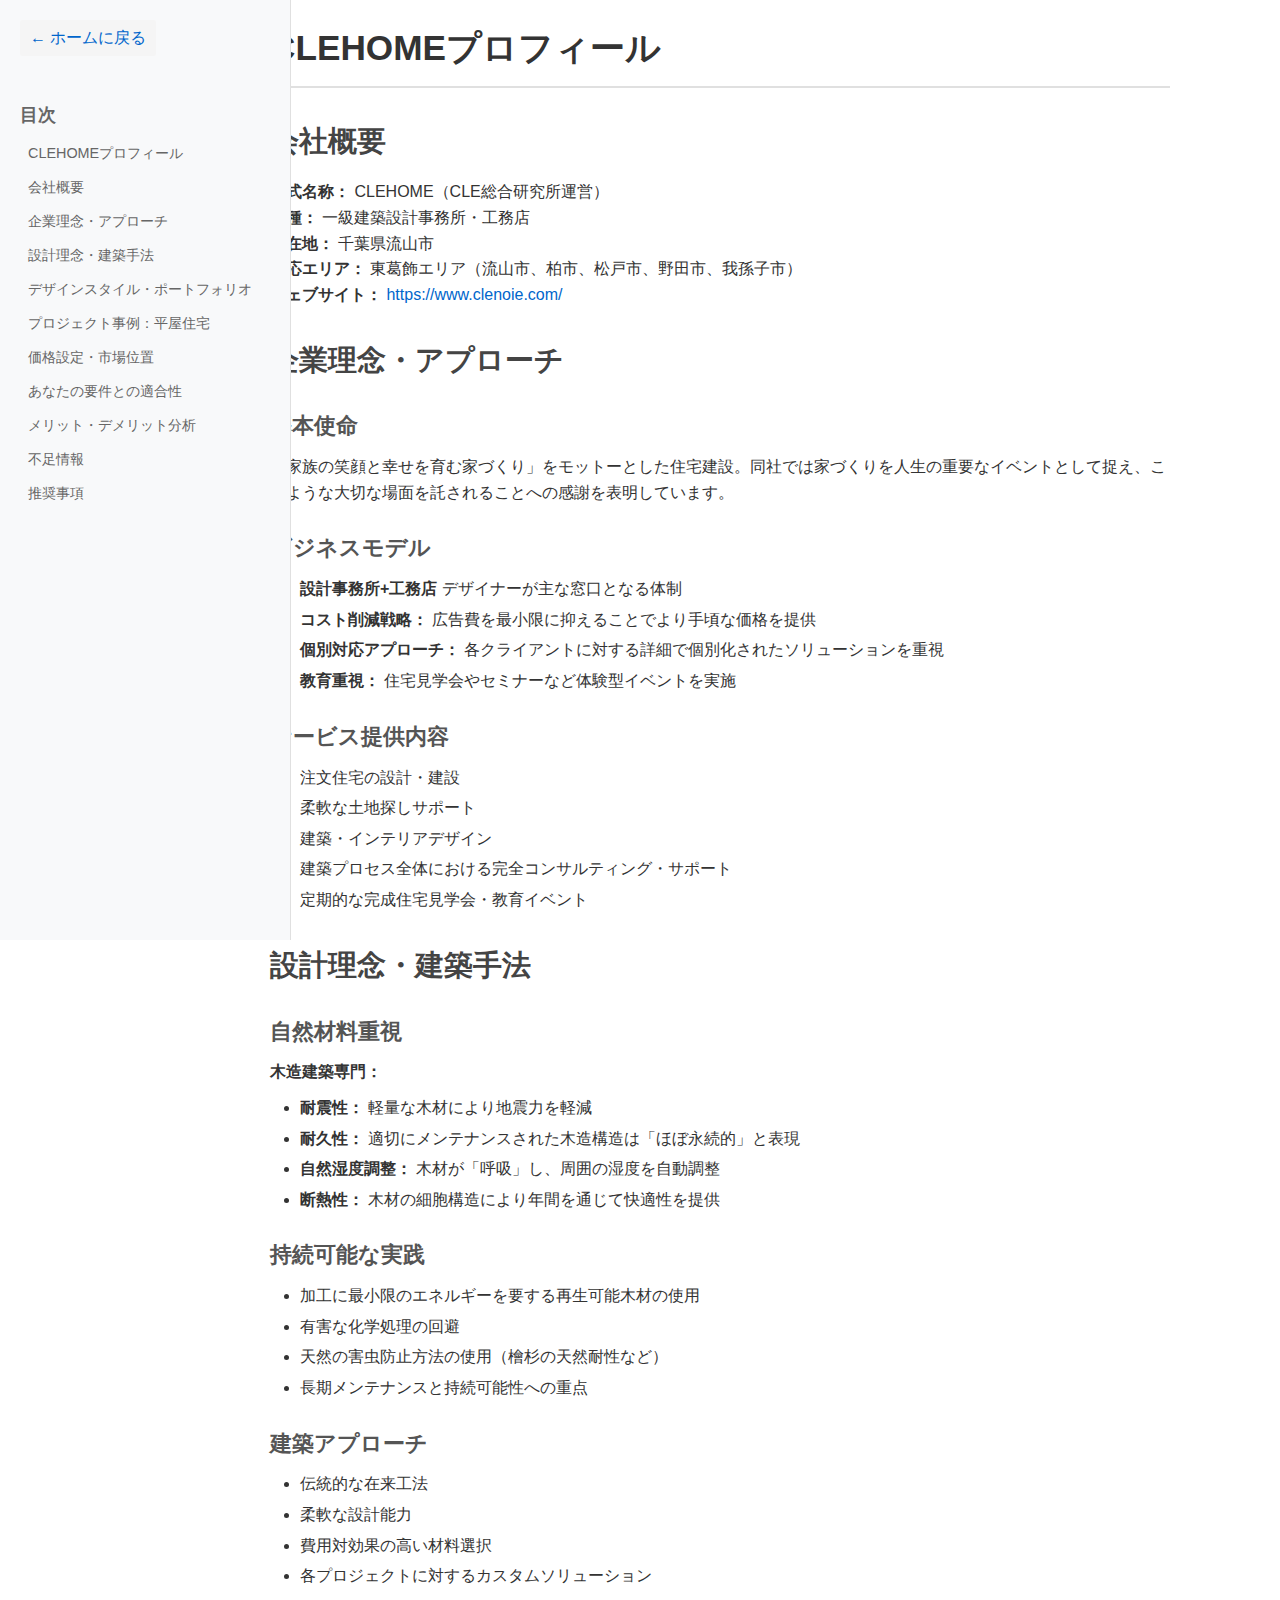
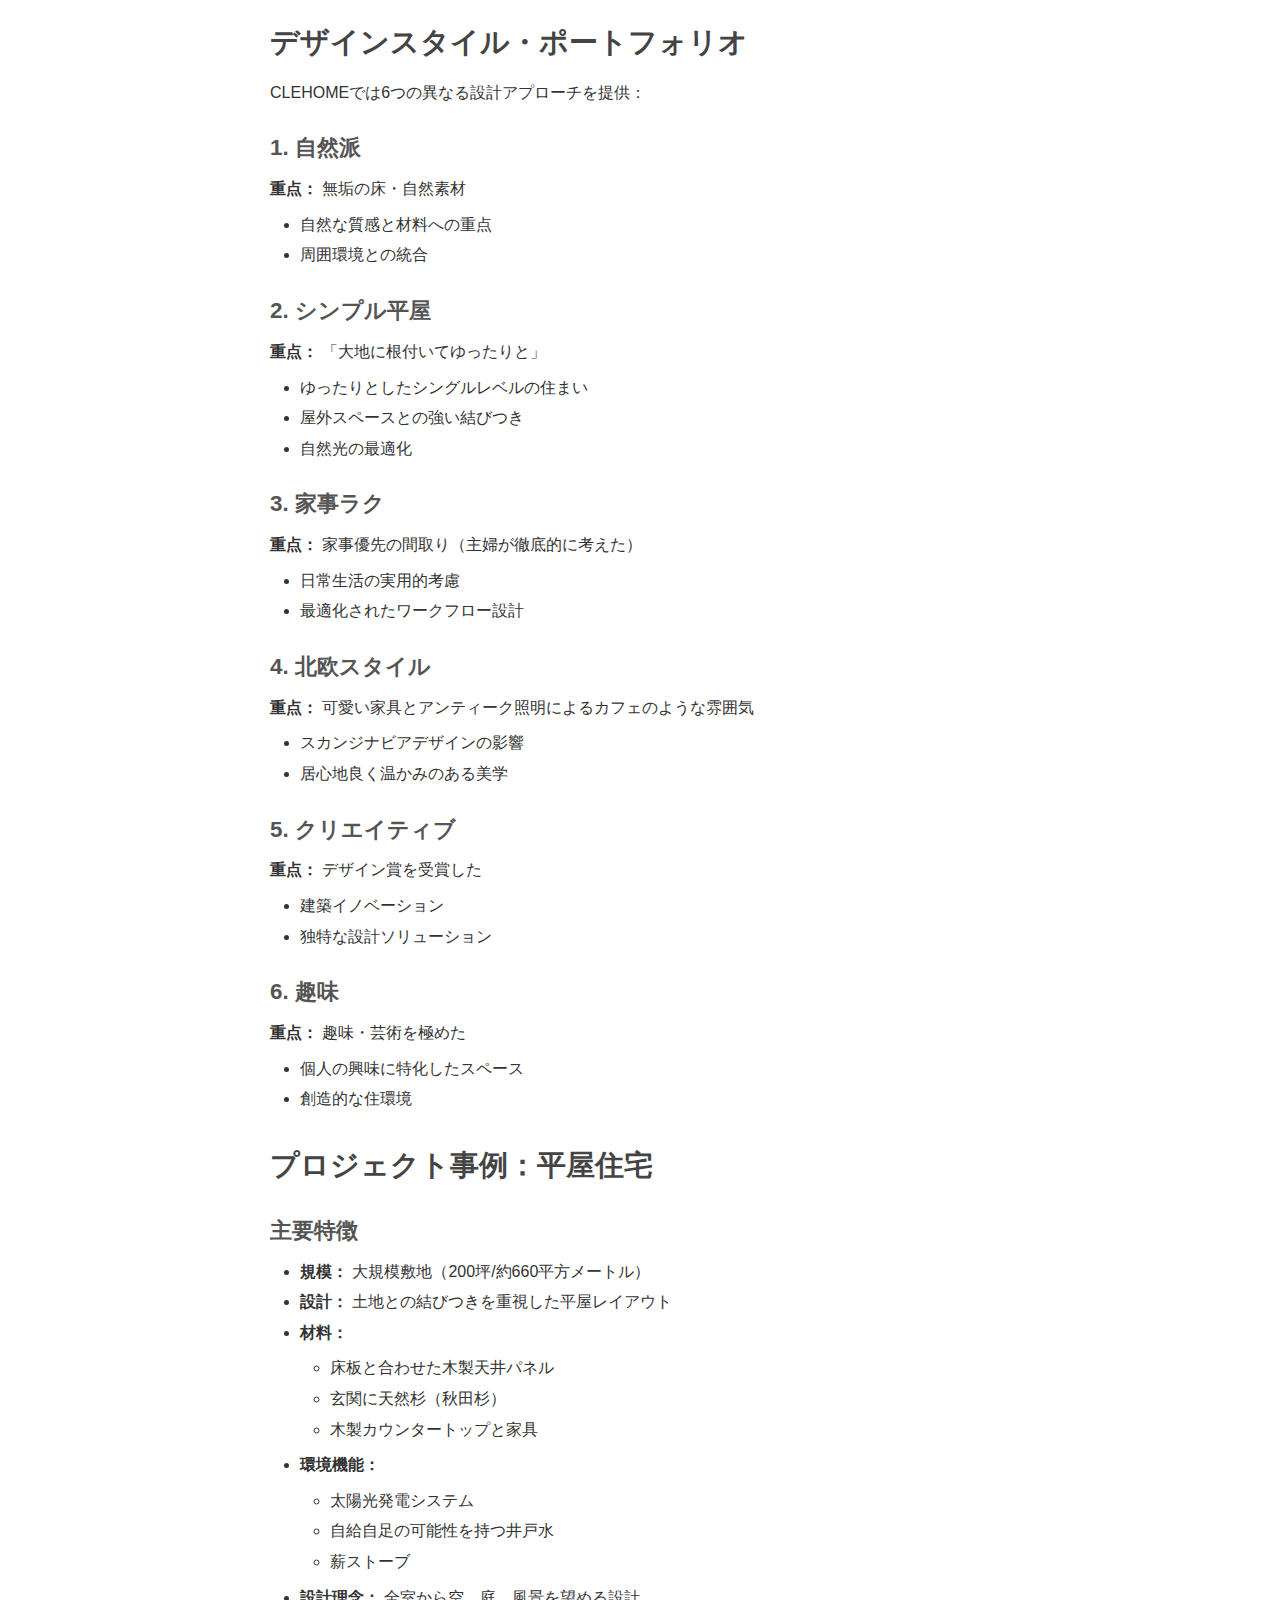
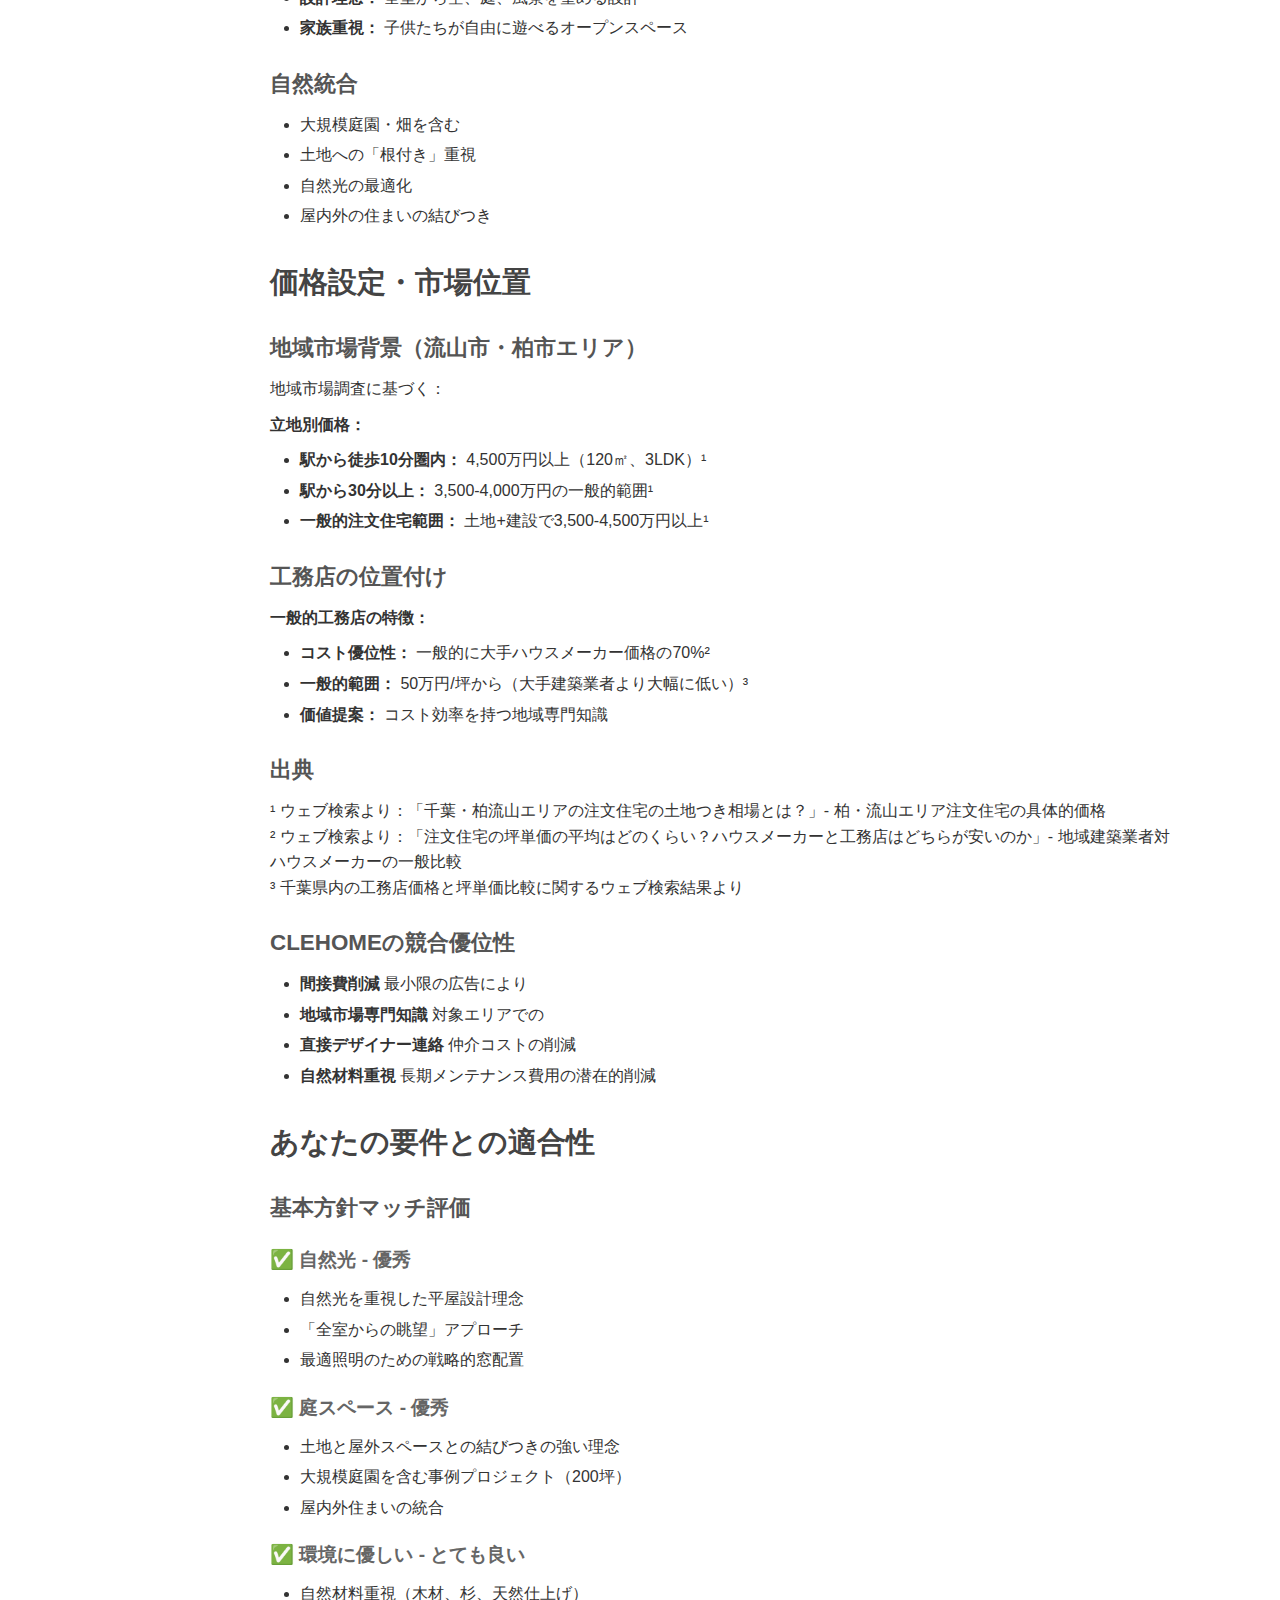
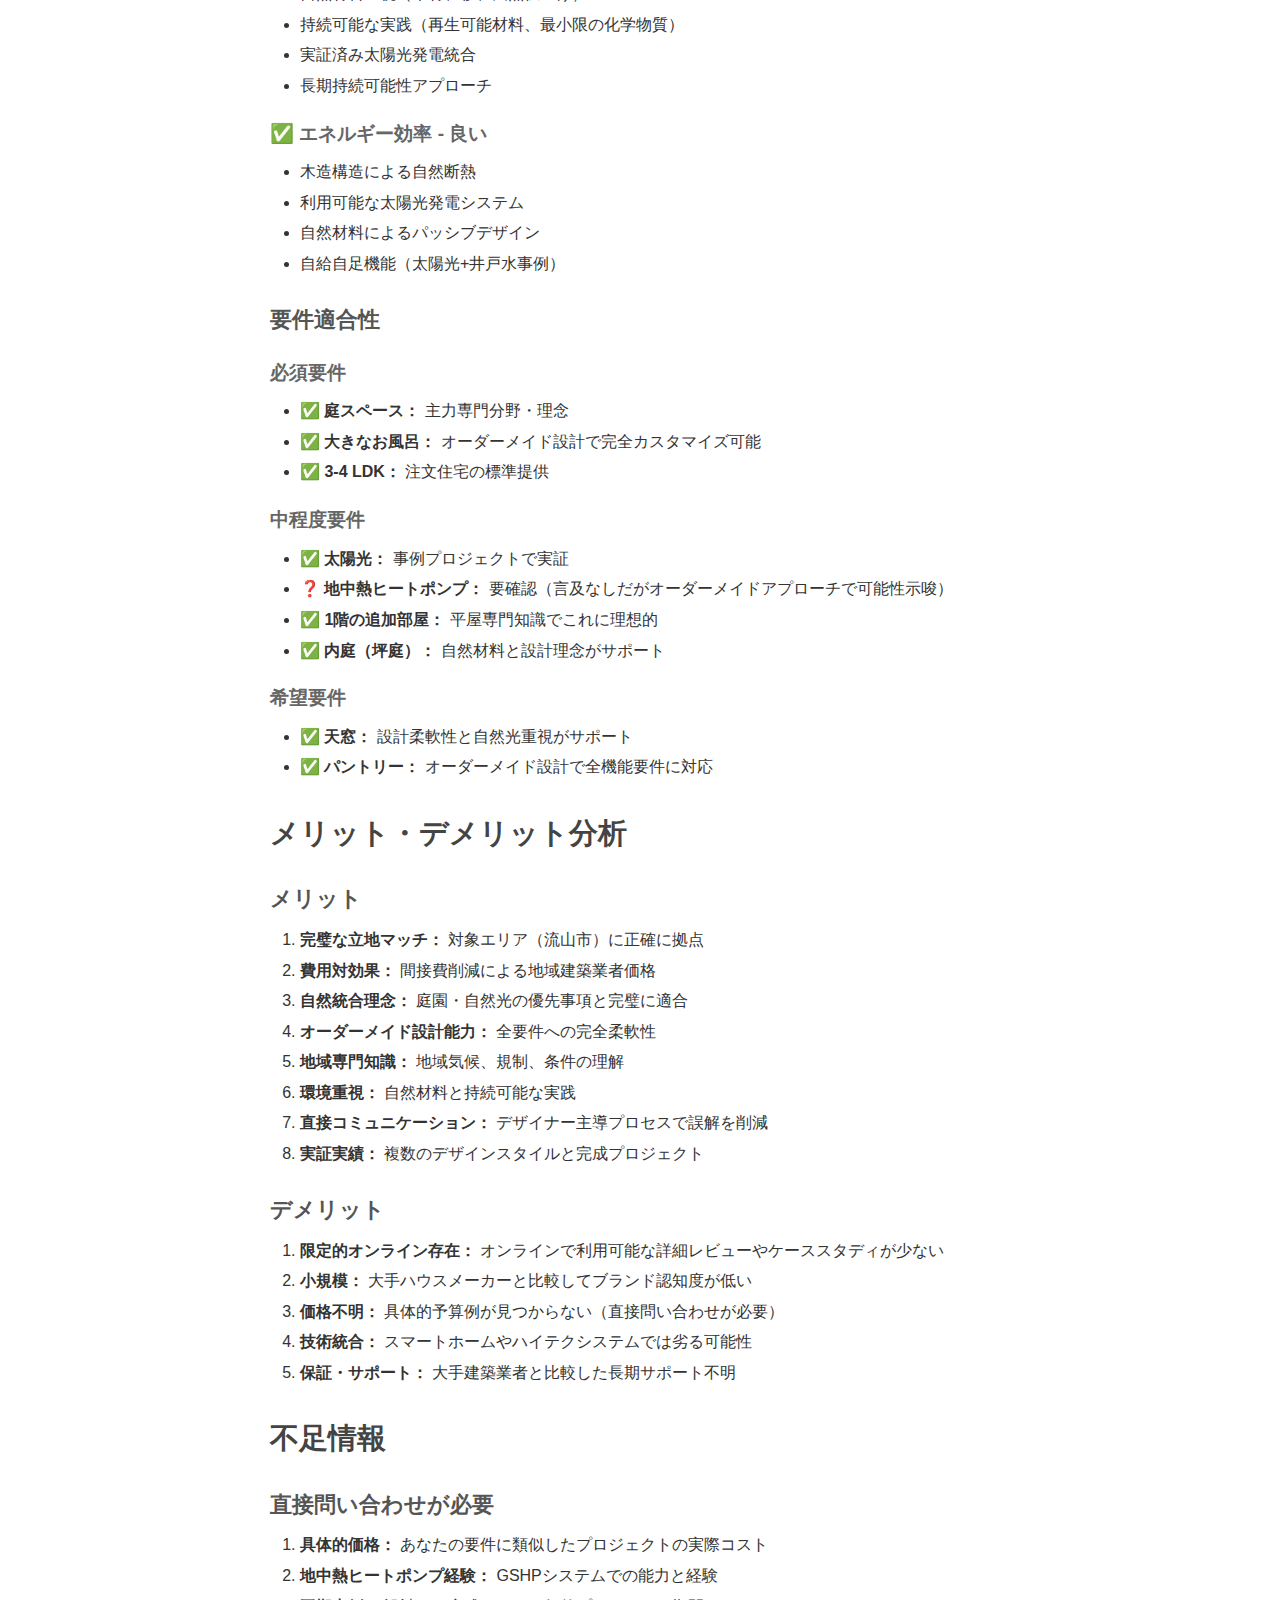
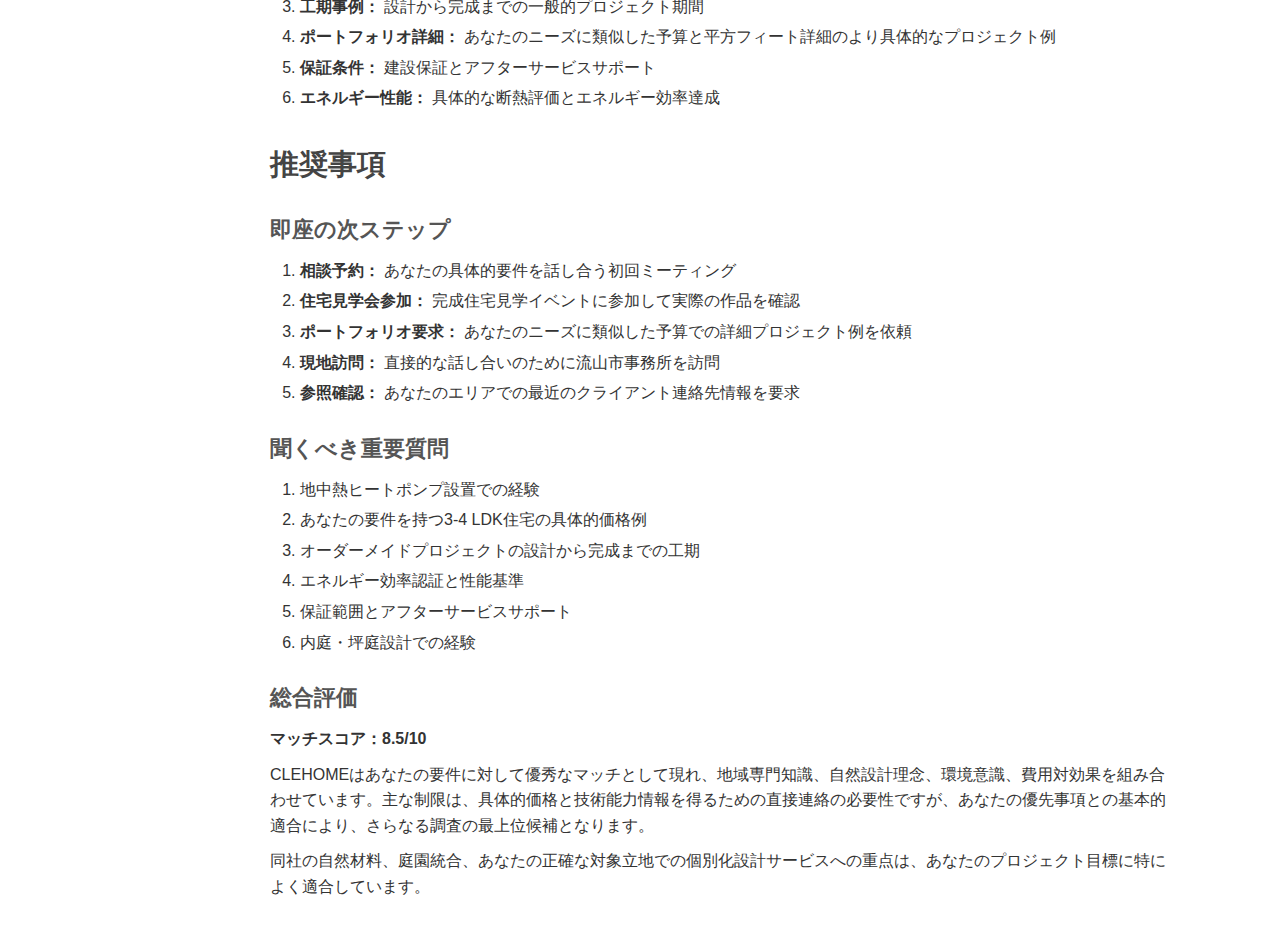
<file: docs/clehome.html>
<!DOCTYPE html>
<html lang="ja">
<head>
    <meta charset="UTF-8">
    <meta name="viewport" content="width=device-width, initial-scale=1.0">
    <title>CLEHOMEプロフィール</title>
    <link rel="stylesheet" href="style.css">
</head>
<body>
    <div class="sidebar">
        <a href="index.html" class="back-link">← ホームに戻る</a>
        
        <div class="toc">
            <h3>目次</h3>
            <ul>
                <li><a href="#clehome-profile">CLEHOMEプロフィール</a></li>
                <li><a href="#company-overview">会社概要</a></li>
                <li><a href="#philosophy-approach">企業理念・アプローチ</a></li>
                <li><a href="#design-philosophy">設計理念・建築手法</a></li>
                <li><a href="#design-styles">デザインスタイル・ポートフォリオ</a></li>
                <li><a href="#project-example">プロジェクト事例：平屋住宅</a></li>
                <li><a href="#pricing">価格設定・市場位置</a></li>
                <li><a href="#requirements-fit">あなたの要件との適合性</a></li>
                <li><a href="#pros-cons">メリット・デメリット分析</a></li>
                <li><a href="#missing-info">不足情報</a></li>
                <li><a href="#recommendations">推奨事項</a></li>
            </ul>
        </div>
    </div>
    
    <div class="content">
        <h1 id="clehome-profile">CLEHOMEプロフィール</h1>

        <h2 id="company-overview">会社概要</h2>

    <p><strong>正式名称：</strong> CLEHOME（CLE総合研究所運営）<br>
    <strong>業種：</strong> 一級建築設計事務所・工務店<br>
    <strong>所在地：</strong> 千葉県流山市<br>
    <strong>対応エリア：</strong> 東葛飾エリア（流山市、柏市、松戸市、野田市、我孫子市）<br>
    <strong>ウェブサイト：</strong> <a href="https://www.clenoie.com/">https://www.clenoie.com/</a></p>

        <h2 id="philosophy-approach">企業理念・アプローチ</h2>

    <h3>基本使命</h3>

    <p>「家族の笑顔と幸せを育む家づくり」をモットーとした住宅建設。同社では家づくりを人生の重要なイベントとして捉え、このような大切な場面を託されることへの感謝を表明しています。</p>

    <h3>ビジネスモデル</h3>

    <ul>
        <li><strong>設計事務所+工務店</strong> デザイナーが主な窓口となる体制</li>
        <li><strong>コスト削減戦略：</strong> 広告費を最小限に抑えることでより手頃な価格を提供</li>
        <li><strong>個別対応アプローチ：</strong> 各クライアントに対する詳細で個別化されたソリューションを重視</li>
        <li><strong>教育重視：</strong> 住宅見学会やセミナーなど体験型イベントを実施</li>
    </ul>

    <h3>サービス提供内容</h3>

    <ul>
        <li>注文住宅の設計・建設</li>
        <li>柔軟な土地探しサポート</li>
        <li>建築・インテリアデザイン</li>
        <li>建築プロセス全体における完全コンサルティング・サポート</li>
        <li>定期的な完成住宅見学会・教育イベント</li>
    </ul>

        <h2 id="design-philosophy">設計理念・建築手法</h2>

    <h3>自然材料重視</h3>

    <p><strong>木造建築専門：</strong></p>

    <ul>
        <li><strong>耐震性：</strong> 軽量な木材により地震力を軽減</li>
        <li><strong>耐久性：</strong> 適切にメンテナンスされた木造構造は「ほぼ永続的」と表現</li>
        <li><strong>自然湿度調整：</strong> 木材が「呼吸」し、周囲の湿度を自動調整</li>
        <li><strong>断熱性：</strong> 木材の細胞構造により年間を通じて快適性を提供</li>
    </ul>

    <h3>持続可能な実践</h3>

    <ul>
        <li>加工に最小限のエネルギーを要する再生可能木材の使用</li>
        <li>有害な化学処理の回避</li>
        <li>天然の害虫防止方法の使用（檜杉の天然耐性など）</li>
        <li>長期メンテナンスと持続可能性への重点</li>
    </ul>

    <h3>建築アプローチ</h3>

    <ul>
        <li>伝統的な在来工法</li>
        <li>柔軟な設計能力</li>
        <li>費用対効果の高い材料選択</li>
        <li>各プロジェクトに対するカスタムソリューション</li>
    </ul>

        <h2 id="design-styles">デザインスタイル・ポートフォリオ</h2>

    <p>CLEHOMEでは6つの異なる設計アプローチを提供：</p>

    <h3>1. 自然派</h3>

    <p><strong>重点：</strong> 無垢の床・自然素材</p>

    <ul>
        <li>自然な質感と材料への重点</li>
        <li>周囲環境との統合</li>
    </ul>

    <h3>2. シンプル平屋</h3>

    <p><strong>重点：</strong> 「大地に根付いてゆったりと」</p>

    <ul>
        <li>ゆったりとしたシングルレベルの住まい</li>
        <li>屋外スペースとの強い結びつき</li>
        <li>自然光の最適化</li>
    </ul>

    <h3>3. 家事ラク</h3>

    <p><strong>重点：</strong> 家事優先の間取り（主婦が徹底的に考えた）</p>

    <ul>
        <li>日常生活の実用的考慮</li>
        <li>最適化されたワークフロー設計</li>
    </ul>

    <h3>4. 北欧スタイル</h3>

    <p><strong>重点：</strong> 可愛い家具とアンティーク照明によるカフェのような雰囲気</p>

    <ul>
        <li>スカンジナビアデザインの影響</li>
        <li>居心地良く温かみのある美学</li>
    </ul>

    <h3>5. クリエイティブ</h3>

    <p><strong>重点：</strong> デザイン賞を受賞した</p>

    <ul>
        <li>建築イノベーション</li>
        <li>独特な設計ソリューション</li>
    </ul>

    <h3>6. 趣味</h3>

    <p><strong>重点：</strong> 趣味・芸術を極めた</p>

    <ul>
        <li>個人の興味に特化したスペース</li>
        <li>創造的な住環境</li>
    </ul>

        <h2 id="project-example">プロジェクト事例：平屋住宅</h2>

    <h3>主要特徴</h3>

    <ul>
        <li><strong>規模：</strong> 大規模敷地（200坪/約660平方メートル）</li>
        <li><strong>設計：</strong> 土地との結びつきを重視した平屋レイアウト</li>
        <li><strong>材料：</strong>
            <ul>
                <li>床板と合わせた木製天井パネル</li>
                <li>玄関に天然杉（秋田杉）</li>
                <li>木製カウンタートップと家具</li>
            </ul>
        </li>
        <li><strong>環境機能：</strong>
            <ul>
                <li>太陽光発電システム</li>
                <li>自給自足の可能性を持つ井戸水</li>
                <li>薪ストーブ</li>
            </ul>
        </li>
        <li><strong>設計理念：</strong> 全室から空、庭、風景を望める設計</li>
        <li><strong>家族重視：</strong> 子供たちが自由に遊べるオープンスペース</li>
    </ul>

    <h3>自然統合</h3>

    <ul>
        <li>大規模庭園・畑を含む</li>
        <li>土地への「根付き」重視</li>
        <li>自然光の最適化</li>
        <li>屋内外の住まいの結びつき</li>
    </ul>

        <h2 id="pricing">価格設定・市場位置</h2>

    <h3>地域市場背景（流山市・柏市エリア）</h3>

    <p>地域市場調査に基づく：</p>

    <p><strong>立地別価格：</strong></p>

    <ul>
        <li><strong>駅から徒歩10分圏内：</strong> 4,500万円以上（120㎡、3LDK）¹</li>
        <li><strong>駅から30分以上：</strong> 3,500-4,000万円の一般的範囲¹</li>
        <li><strong>一般的注文住宅範囲：</strong> 土地+建設で3,500-4,500万円以上¹</li>
    </ul>

    <h3>工務店の位置付け</h3>

    <p><strong>一般的工務店の特徴：</strong></p>

    <ul>
        <li><strong>コスト優位性：</strong> 一般的に大手ハウスメーカー価格の70%²</li>
        <li><strong>一般的範囲：</strong> 50万円/坪から（大手建築業者より大幅に低い）³</li>
        <li><strong>価値提案：</strong> コスト効率を持つ地域専門知識</li>
    </ul>

    <h3>出典</h3>
    <p>¹ ウェブ検索より：「千葉・柏流山エリアの注文住宅の土地つき相場とは？」- 柏・流山エリア注文住宅の具体的価格<br>
    ² ウェブ検索より：「注文住宅の坪単価の平均はどのくらい？ハウスメーカーと工務店はどちらが安いのか」- 地域建築業者対ハウスメーカーの一般比較<br>
    ³ 千葉県内の工務店価格と坪単価比較に関するウェブ検索結果より</p>

    <h3>CLEHOMEの競合優位性</h3>

    <ul>
        <li><strong>間接費削減</strong> 最小限の広告により</li>
        <li><strong>地域市場専門知識</strong> 対象エリアでの</li>
        <li><strong>直接デザイナー連絡</strong> 仲介コストの削減</li>
        <li><strong>自然材料重視</strong> 長期メンテナンス費用の潜在的削減</li>
    </ul>

        <h2 id="requirements-fit">あなたの要件との適合性</h2>

    <h3>基本方針マッチ評価</h3>

    <h4>✅ <strong>自然光</strong> - 優秀</h4>

    <ul>
        <li>自然光を重視した平屋設計理念</li>
        <li>「全室からの眺望」アプローチ</li>
        <li>最適照明のための戦略的窓配置</li>
    </ul>

    <h4>✅ <strong>庭スペース</strong> - 優秀</h4>

    <ul>
        <li>土地と屋外スペースとの結びつきの強い理念</li>
        <li>大規模庭園を含む事例プロジェクト（200坪）</li>
        <li>屋内外住まいの統合</li>
    </ul>

    <h4>✅ <strong>環境に優しい</strong> - とても良い</h4>

    <ul>
        <li>自然材料重視（木材、杉、天然仕上げ）</li>
        <li>持続可能な実践（再生可能材料、最小限の化学物質）</li>
        <li>実証済み太陽光発電統合</li>
        <li>長期持続可能性アプローチ</li>
    </ul>

    <h4>✅ <strong>エネルギー効率</strong> - 良い</h4>

    <ul>
        <li>木造構造による自然断熱</li>
        <li>利用可能な太陽光発電システム</li>
        <li>自然材料によるパッシブデザイン</li>
        <li>自給自足機能（太陽光+井戸水事例）</li>
    </ul>

    <h3>要件適合性</h3>

    <h4>必須要件</h4>

    <ul>
        <li>✅ <strong>庭スペース：</strong> 主力専門分野・理念</li>
        <li>✅ <strong>大きなお風呂：</strong> オーダーメイド設計で完全カスタマイズ可能</li>
        <li>✅ <strong>3-4 LDK：</strong> 注文住宅の標準提供</li>
    </ul>

    <h4>中程度要件</h4>

    <ul>
        <li>✅ <strong>太陽光：</strong> 事例プロジェクトで実証</li>
        <li>❓ <strong>地中熱ヒートポンプ：</strong> 要確認（言及なしだがオーダーメイドアプローチで可能性示唆）</li>
        <li>✅ <strong>1階の追加部屋：</strong> 平屋専門知識でこれに理想的</li>
        <li>✅ <strong>内庭（坪庭）：</strong> 自然材料と設計理念がサポート</li>
    </ul>

    <h4>希望要件</h4>

    <ul>
        <li>✅ <strong>天窓：</strong> 設計柔軟性と自然光重視がサポート</li>
        <li>✅ <strong>パントリー：</strong> オーダーメイド設計で全機能要件に対応</li>
    </ul>

        <h2 id="pros-cons">メリット・デメリット分析</h2>

    <h3>メリット</h3>

    <ol>
        <li><strong>完璧な立地マッチ：</strong> 対象エリア（流山市）に正確に拠点</li>
        <li><strong>費用対効果：</strong> 間接費削減による地域建築業者価格</li>
        <li><strong>自然統合理念：</strong> 庭園・自然光の優先事項と完璧に適合</li>
        <li><strong>オーダーメイド設計能力：</strong> 全要件への完全柔軟性</li>
        <li><strong>地域専門知識：</strong> 地域気候、規制、条件の理解</li>
        <li><strong>環境重視：</strong> 自然材料と持続可能な実践</li>
        <li><strong>直接コミュニケーション：</strong> デザイナー主導プロセスで誤解を削減</li>
        <li><strong>実証実績：</strong> 複数のデザインスタイルと完成プロジェクト</li>
    </ol>

    <h3>デメリット</h3>

    <ol>
        <li><strong>限定的オンライン存在：</strong> オンラインで利用可能な詳細レビューやケーススタディが少ない</li>
        <li><strong>小規模：</strong> 大手ハウスメーカーと比較してブランド認知度が低い</li>
        <li><strong>価格不明：</strong> 具体的予算例が見つからない（直接問い合わせが必要）</li>
        <li><strong>技術統合：</strong> スマートホームやハイテクシステムでは劣る可能性</li>
        <li><strong>保証・サポート：</strong> 大手建築業者と比較した長期サポート不明</li>
    </ol>

        <h2 id="missing-info">不足情報</h2>

    <h3>直接問い合わせが必要</h3>

    <ol>
        <li><strong>具体的価格：</strong> あなたの要件に類似したプロジェクトの実際コスト</li>
        <li><strong>地中熱ヒートポンプ経験：</strong> GSHPシステムでの能力と経験</li>
        <li><strong>工期事例：</strong> 設計から完成までの一般的プロジェクト期間</li>
        <li><strong>ポートフォリオ詳細：</strong> あなたのニーズに類似した予算と平方フィート詳細のより具体的なプロジェクト例</li>
        <li><strong>保証条件：</strong> 建設保証とアフターサービスサポート</li>
        <li><strong>エネルギー性能：</strong> 具体的な断熱評価とエネルギー効率達成</li>
    </ol>

        <h2 id="recommendations">推奨事項</h2>

    <h3>即座の次ステップ</h3>

    <ol>
        <li><strong>相談予約：</strong> あなたの具体的要件を話し合う初回ミーティング</li>
        <li><strong>住宅見学会参加：</strong> 完成住宅見学イベントに参加して実際の作品を確認</li>
        <li><strong>ポートフォリオ要求：</strong> あなたのニーズに類似した予算での詳細プロジェクト例を依頼</li>
        <li><strong>現地訪問：</strong> 直接的な話し合いのために流山市事務所を訪問</li>
        <li><strong>参照確認：</strong> あなたのエリアでの最近のクライアント連絡先情報を要求</li>
    </ol>

    <h3>聞くべき重要質問</h3>

    <ol>
        <li>地中熱ヒートポンプ設置での経験</li>
        <li>あなたの要件を持つ3-4 LDK住宅の具体的価格例</li>
        <li>オーダーメイドプロジェクトの設計から完成までの工期</li>
        <li>エネルギー効率認証と性能基準</li>
        <li>保証範囲とアフターサービスサポート</li>
        <li>内庭・坪庭設計での経験</li>
    </ol>

    <h3>総合評価</h3>

    <p><strong>マッチスコア：8.5/10</strong></p>

        <p>CLEHOMEはあなたの要件に対して優秀なマッチとして現れ、地域専門知識、自然設計理念、環境意識、費用対効果を組み合わせています。主な制限は、具体的価格と技術能力情報を得るための直接連絡の必要性ですが、あなたの優先事項との基本的適合により、さらなる調査の最上位候補となります。</p>

        <p>同社の自然材料、庭園統合、あなたの正確な対象立地での個別化設計サービスへの重点は、あなたのプロジェクト目標に特によく適合しています。</p>
    </div>
</body>
</html>
</file>
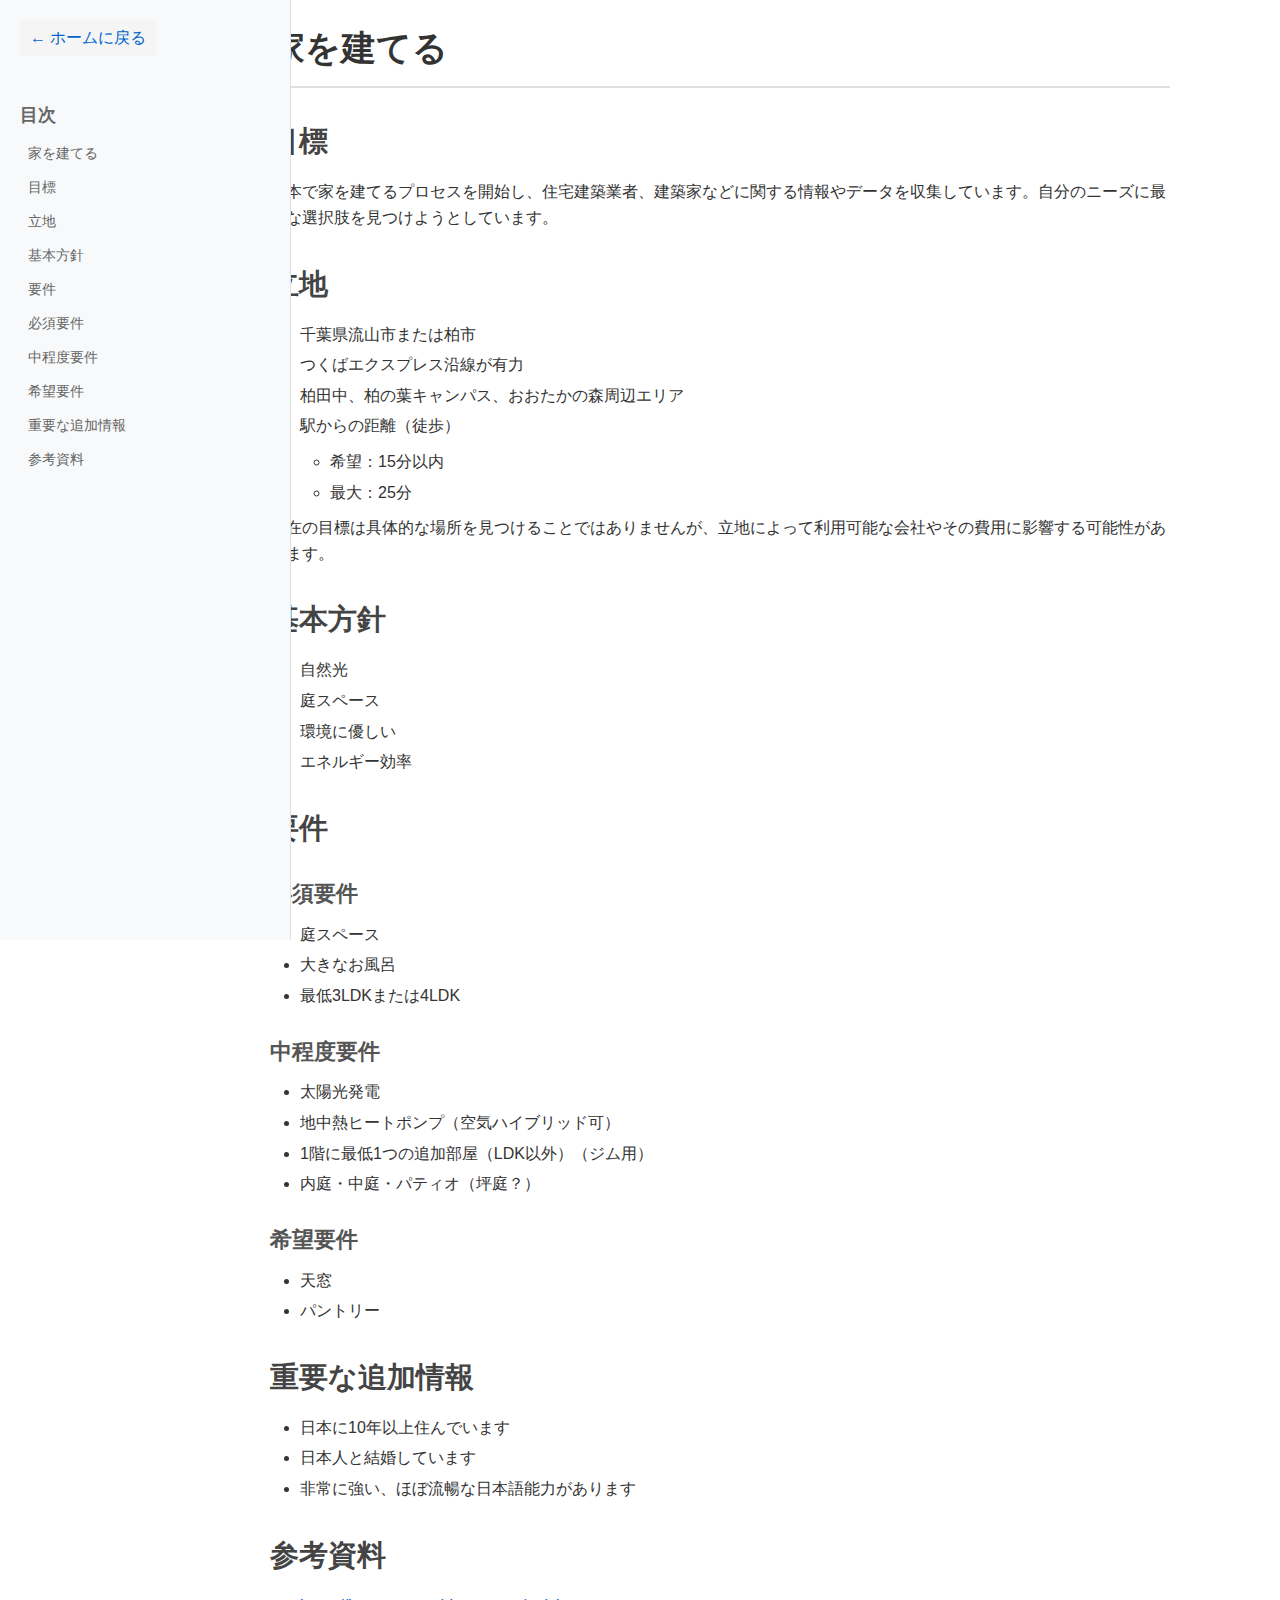
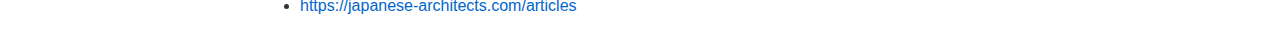
<file: docs/goals.html>
<!DOCTYPE html>
<html lang="ja">
<head>
    <meta charset="UTF-8">
    <meta name="viewport" content="width=device-width, initial-scale=1.0">
    <title>家を建てる</title>
    <link rel="stylesheet" href="style.css">
</head>
<body>
    <div class="sidebar">
        <a href="index.html" class="back-link">← ホームに戻る</a>
        
        <div class="toc">
            <h3>目次</h3>
            <ul>
                <li><a href="#build-house">家を建てる</a></li>
                <li><a href="#goal">目標</a></li>
                <li><a href="#location">立地</a></li>
                <li><a href="#basic-policy">基本方針</a></li>
                <li><a href="#requirements">要件</a></li>
                <li><a href="#essential-requirements">必須要件</a></li>
                <li><a href="#moderate-requirements">中程度要件</a></li>
                <li><a href="#desired-requirements">希望要件</a></li>
                <li><a href="#important-info">重要な追加情報</a></li>
                <li><a href="#references">参考資料</a></li>
            </ul>
        </div>
    </div>
    
    <div class="content">
        <h1 id="build-house">家を建てる</h1>

        <h2 id="goal">目標</h2>

    <p>日本で家を建てるプロセスを開始し、住宅建築業者、建築家などに関する情報やデータを収集しています。自分のニーズに最適な選択肢を見つけようとしています。</p>

        <h2 id="location">立地</h2>

    <ul>
        <li>千葉県流山市または柏市</li>
        <li>つくばエクスプレス沿線が有力</li>
        <li>柏田中、柏の葉キャンパス、おおたかの森周辺エリア</li>
        <li>駅からの距離（徒歩）
            <ul>
                <li>希望：15分以内</li>
                <li>最大：25分</li>
            </ul>
        </li>
    </ul>

    <p>現在の目標は具体的な場所を見つけることではありませんが、立地によって利用可能な会社やその費用に影響する可能性があります。</p>

        <h2 id="basic-policy">基本方針</h2>

    <ul>
        <li>自然光</li>
        <li>庭スペース</li>
        <li>環境に優しい</li>
        <li>エネルギー効率</li>
    </ul>

        <h2 id="requirements">要件</h2>

        <h3 id="essential-requirements">必須要件</h3>

    <ul>
        <li>庭スペース</li>
        <li>大きなお風呂</li>
        <li>最低3LDKまたは4LDK</li>
    </ul>

        <h3 id="moderate-requirements">中程度要件</h3>

    <ul>
        <li>太陽光発電</li>
        <li>地中熱ヒートポンプ（空気ハイブリッド可）</li>
        <li>1階に最低1つの追加部屋（LDK以外）（ジム用）</li>
        <li>内庭・中庭・パティオ（坪庭？）</li>
    </ul>

        <h3 id="desired-requirements">希望要件</h3>

    <ul>
        <li>天窓</li>
        <li>パントリー</li>
    </ul>

        <h2 id="important-info">重要な追加情報</h2>

    <ul>
        <li>日本に10年以上住んでいます</li>
        <li>日本人と結婚しています</li>
        <li>非常に強い、ほぼ流暢な日本語能力があります</li>
    </ul>

        <h2 id="references">参考資料</h2>

    <ul>
            <li><a href="https://japanese-architects.com/articles">https://japanese-architects.com/articles</a></li>
        </ul>
    </div>
</body>
</html>
</file>
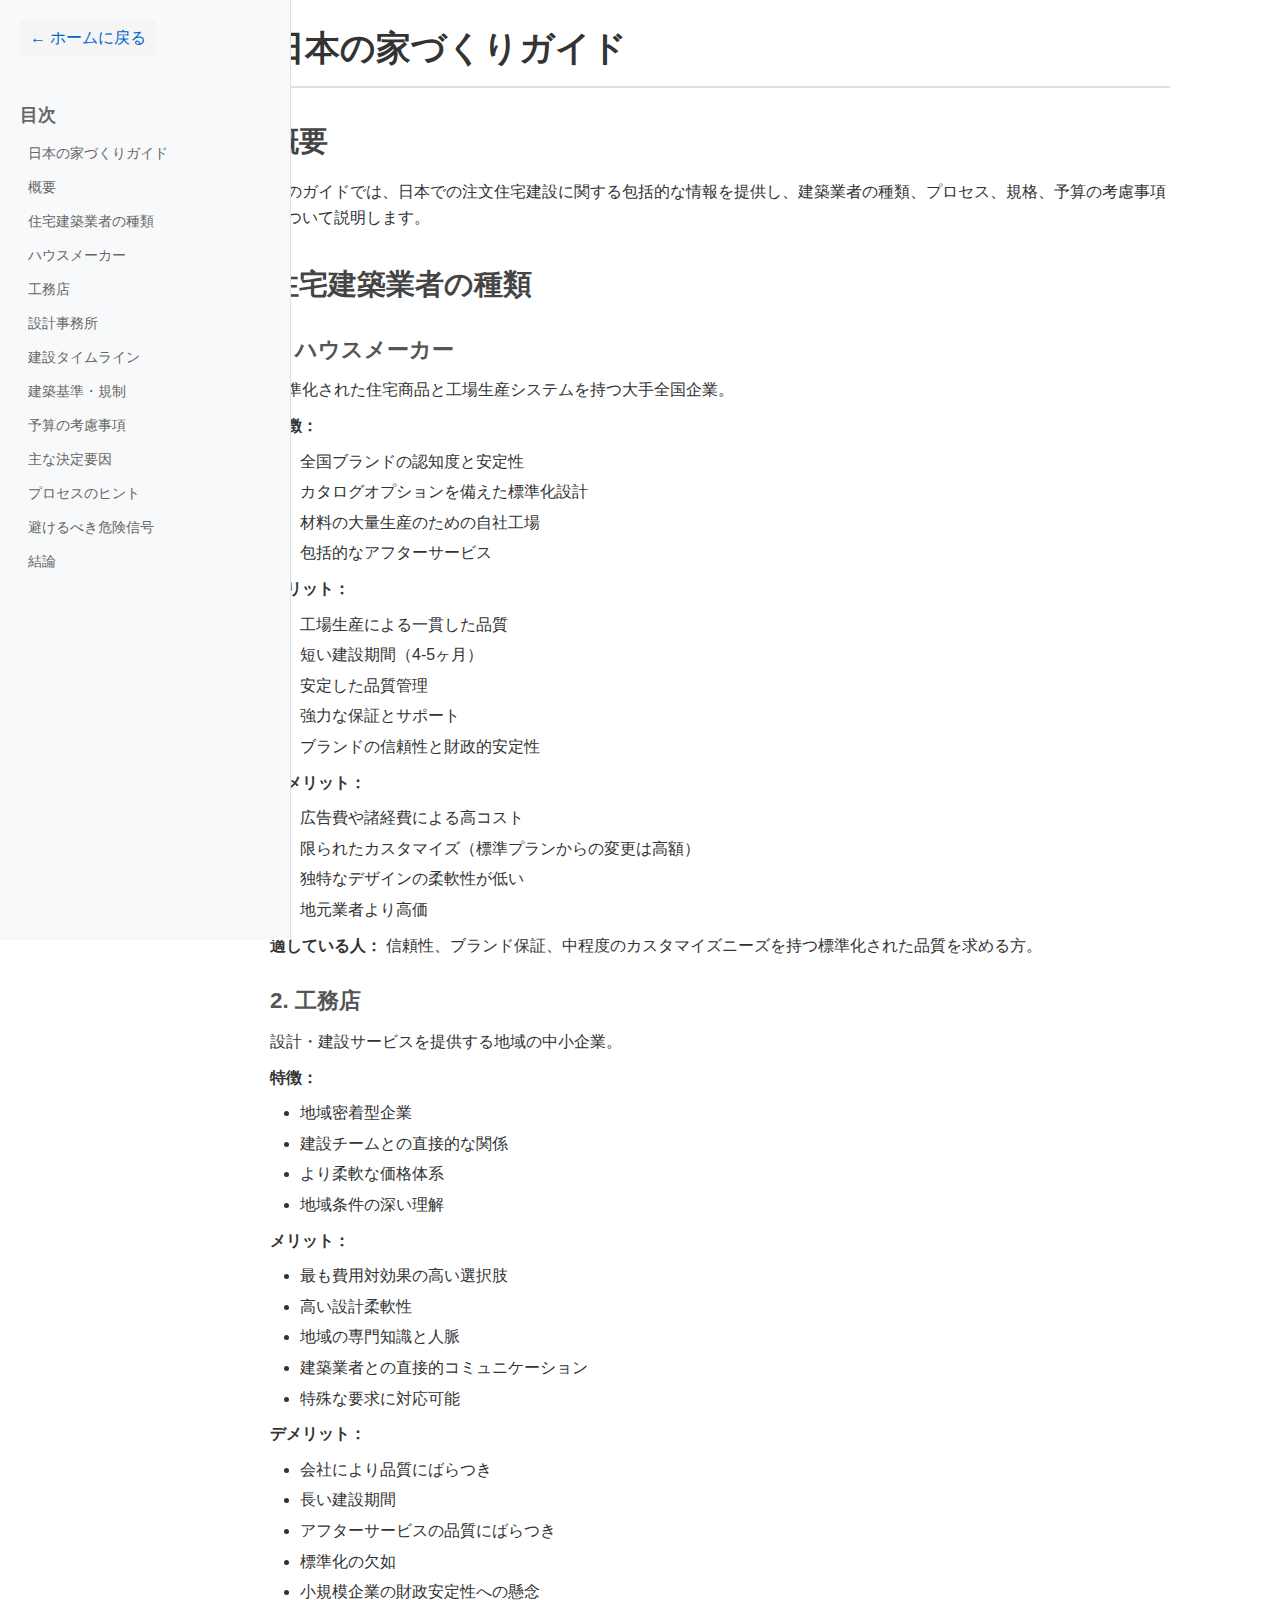
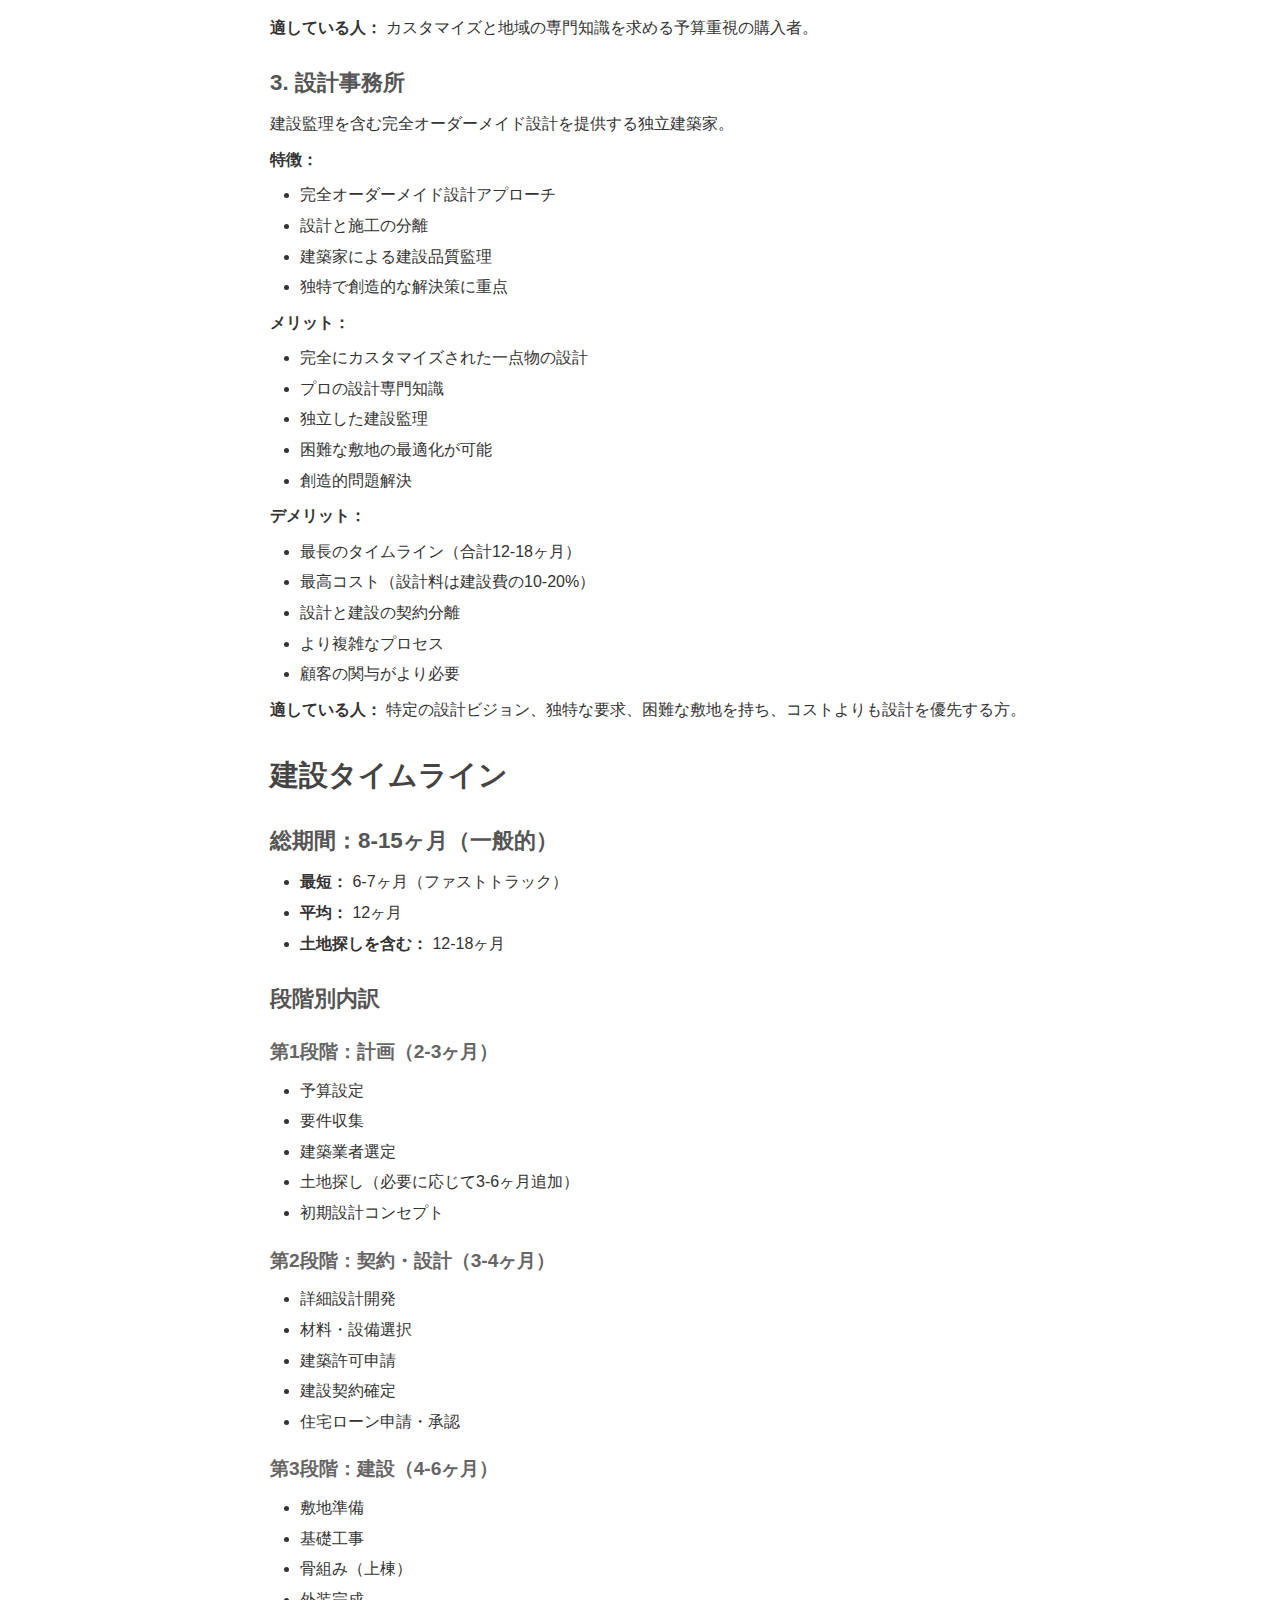
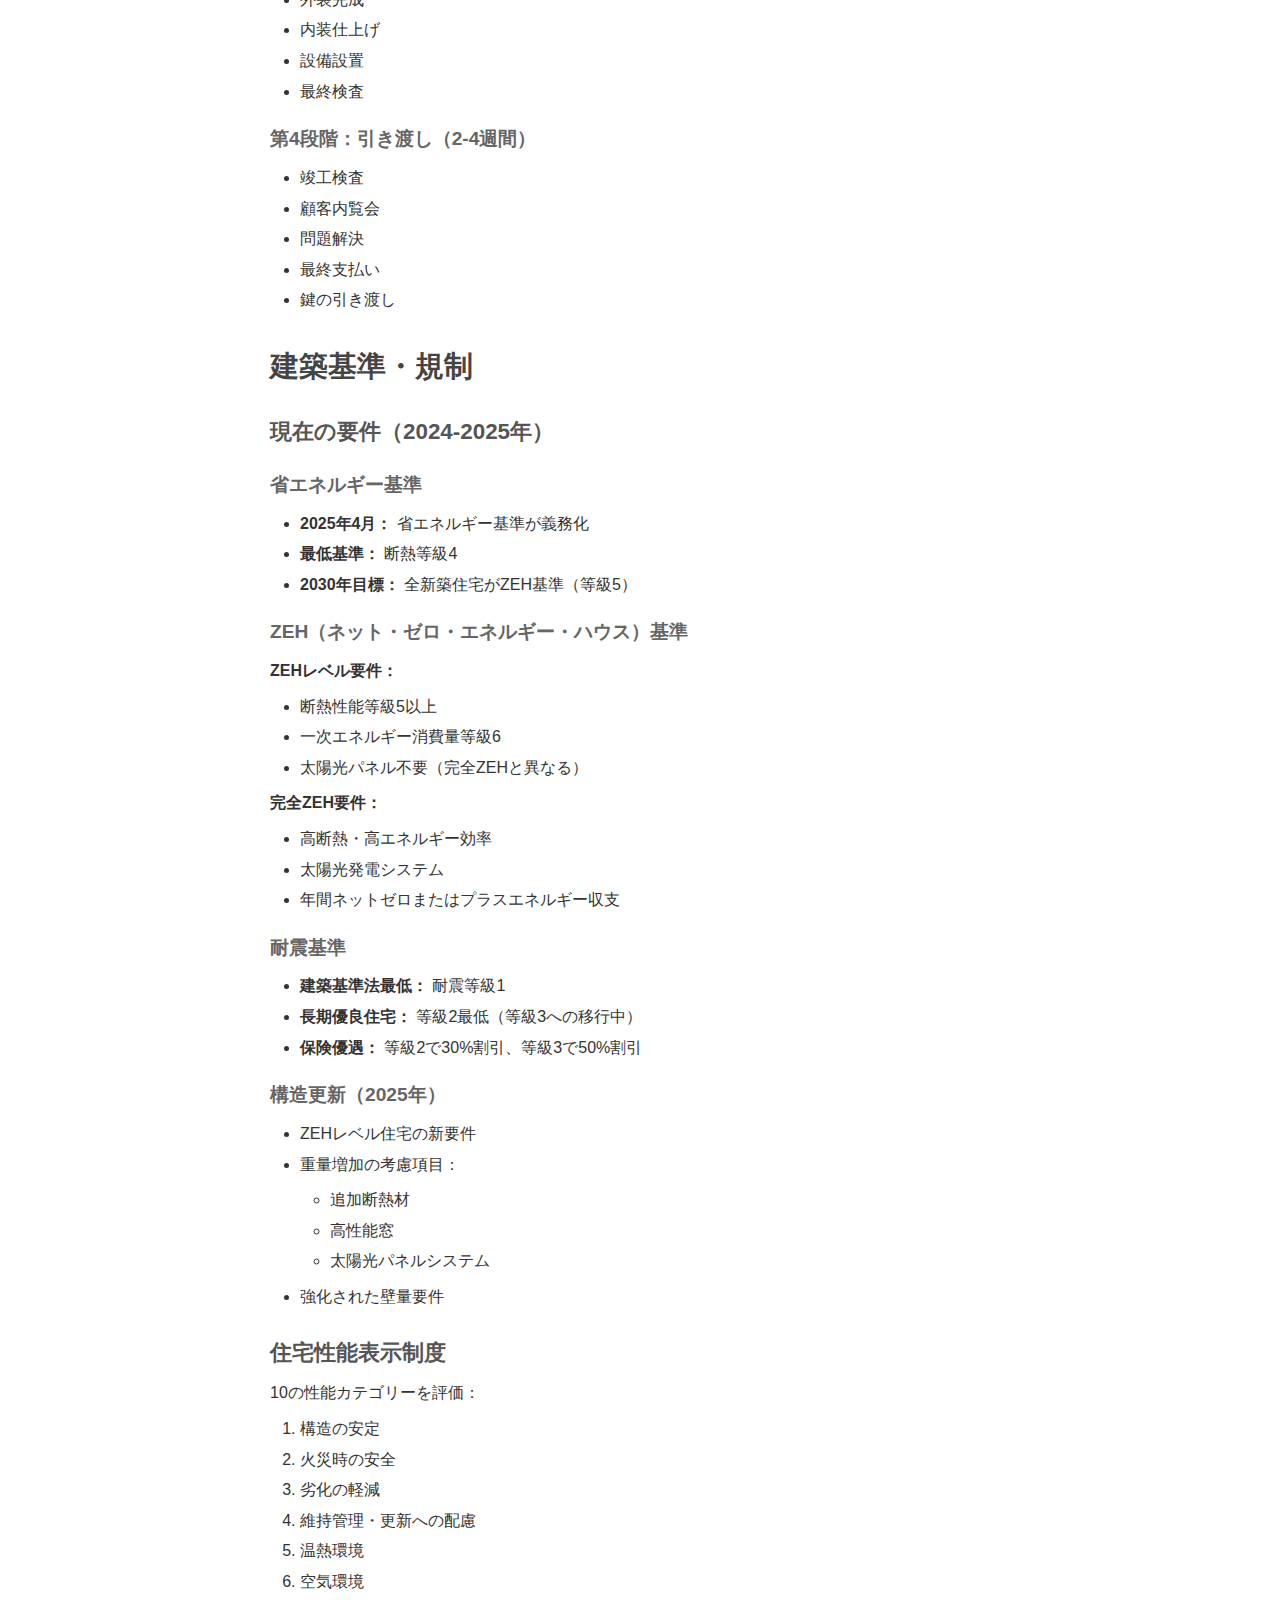
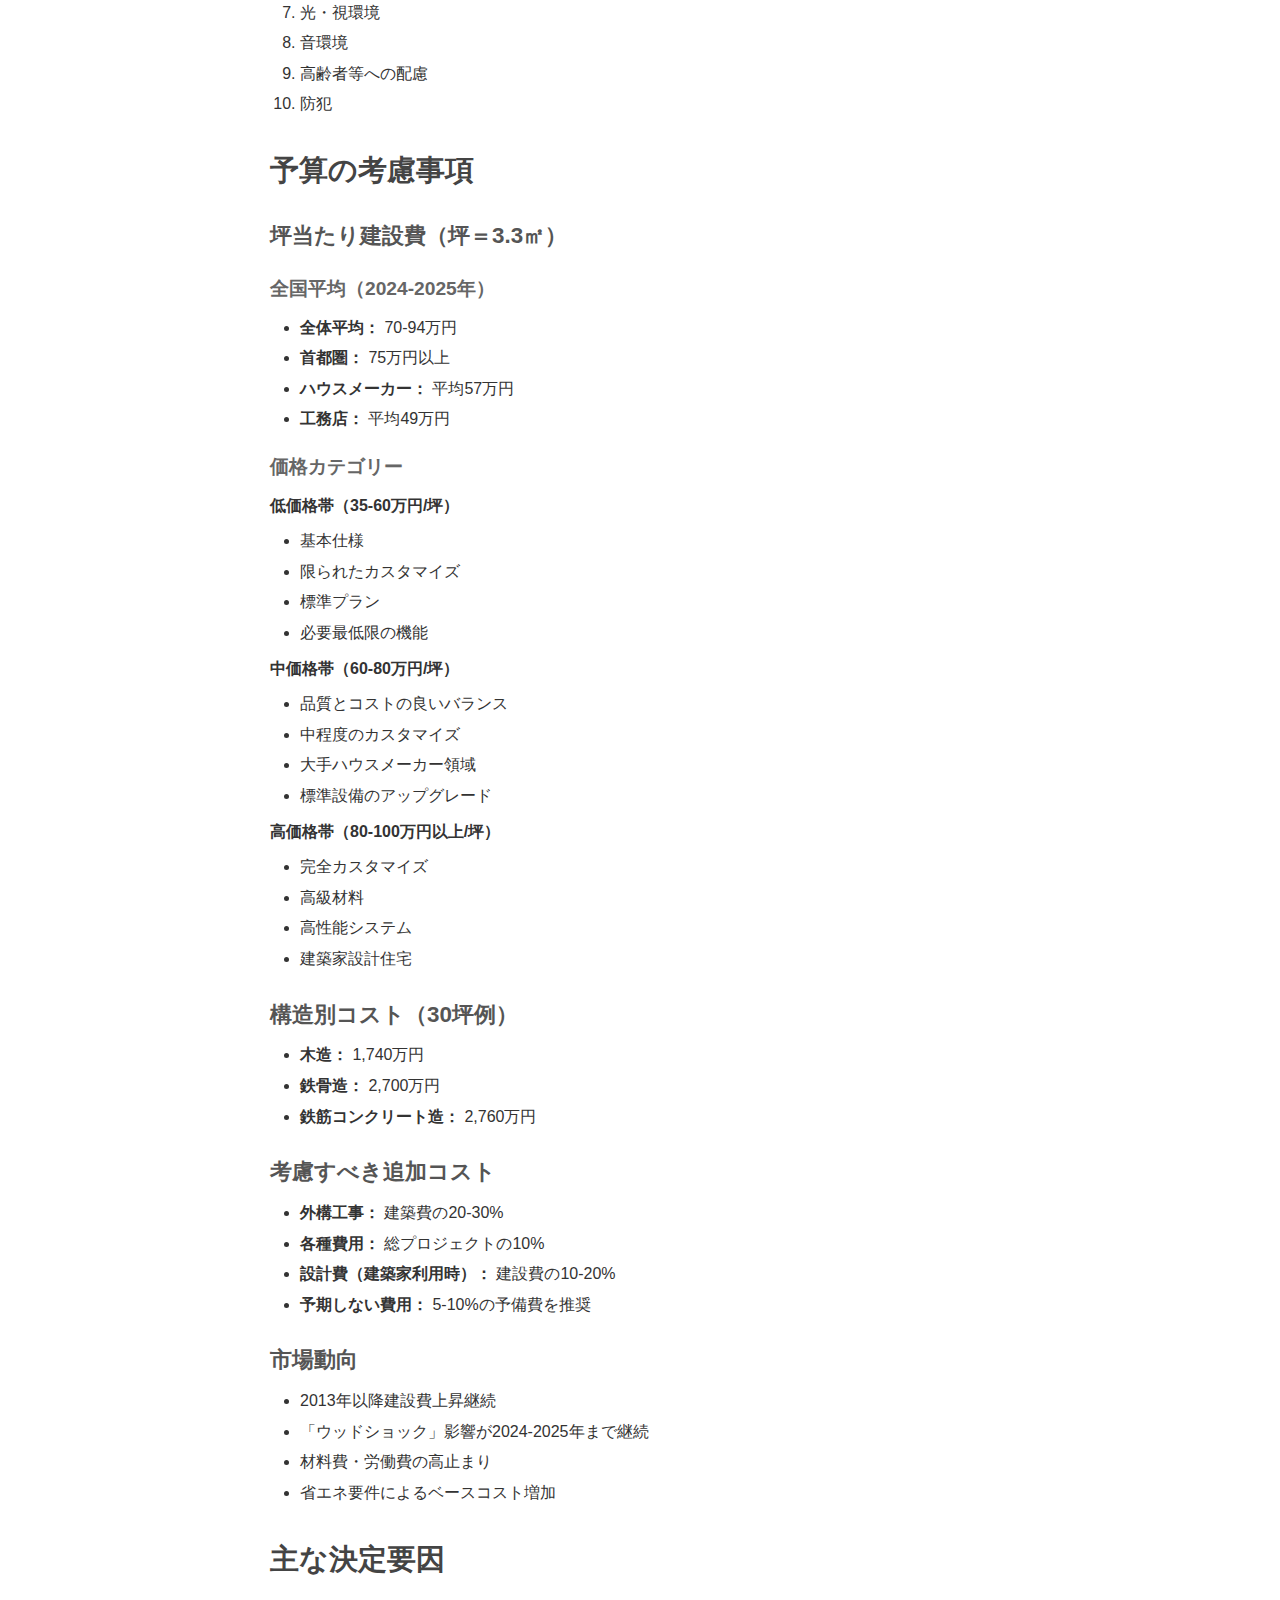
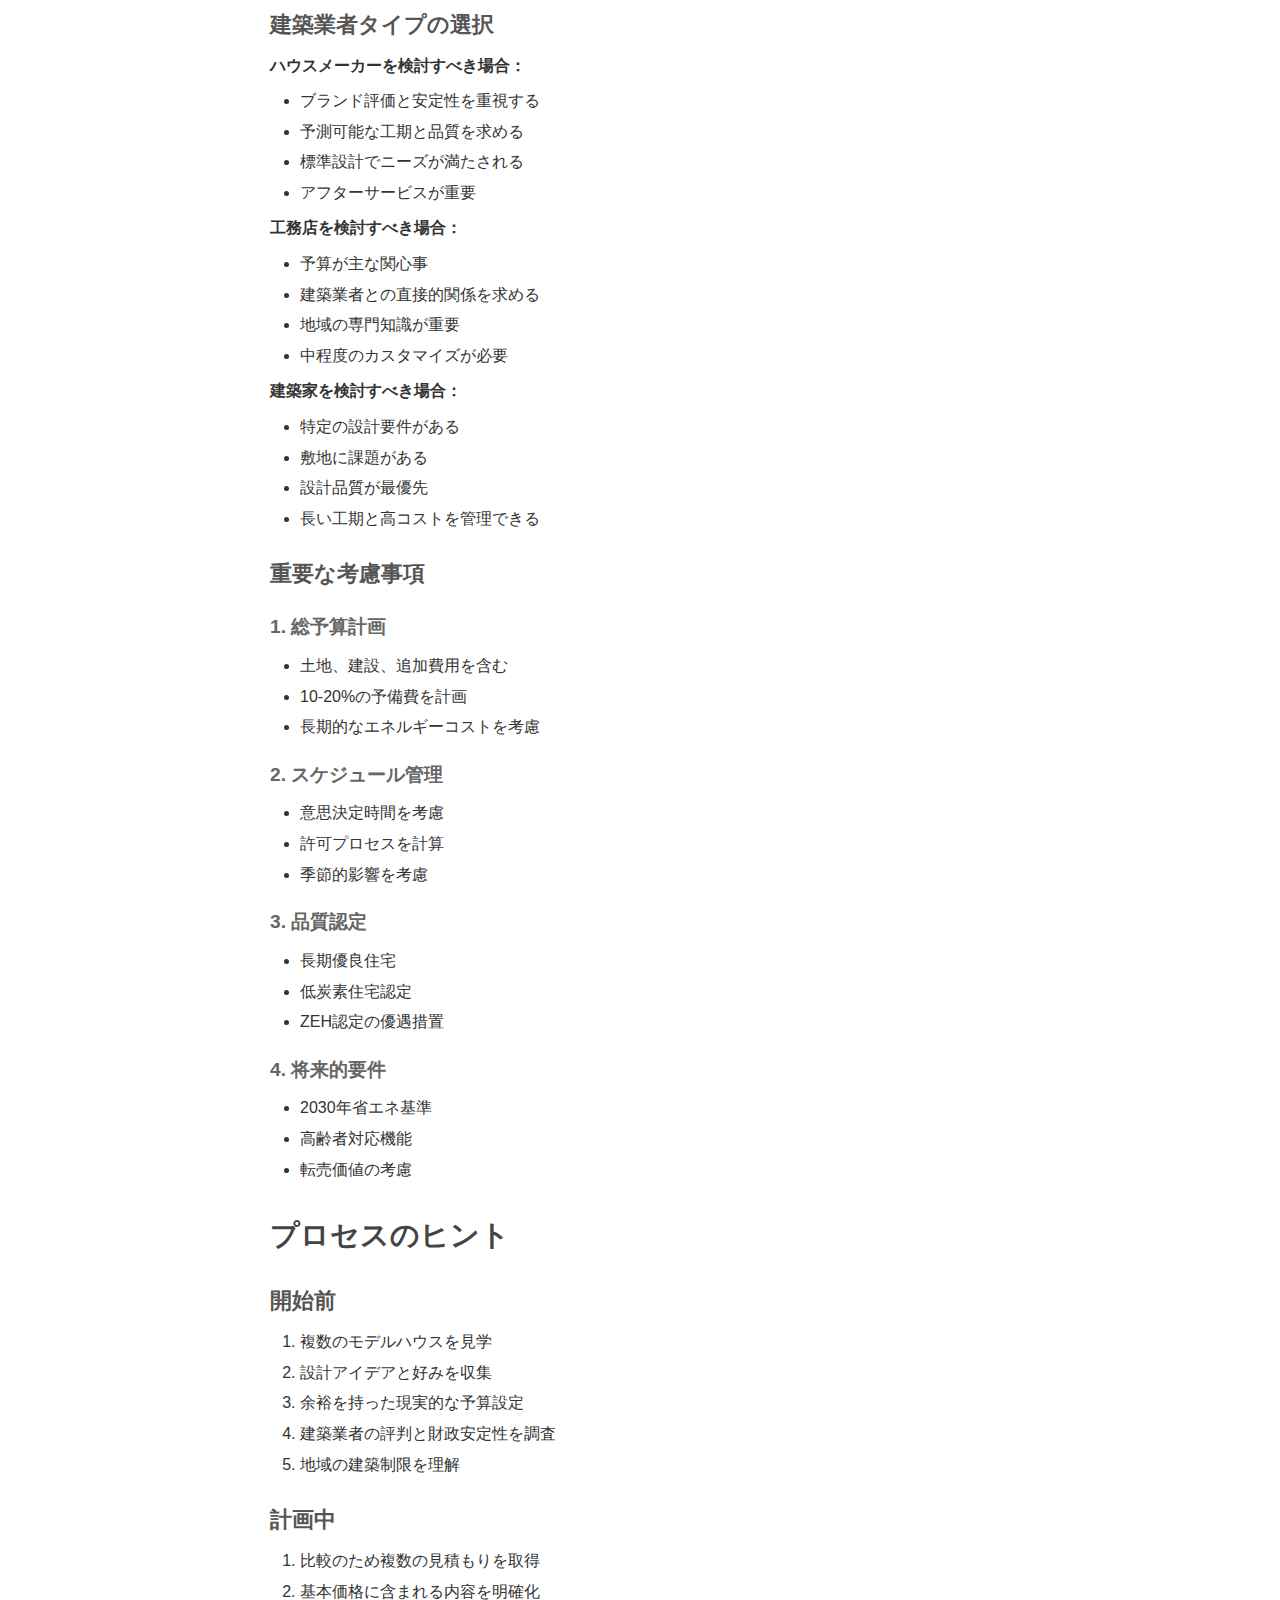
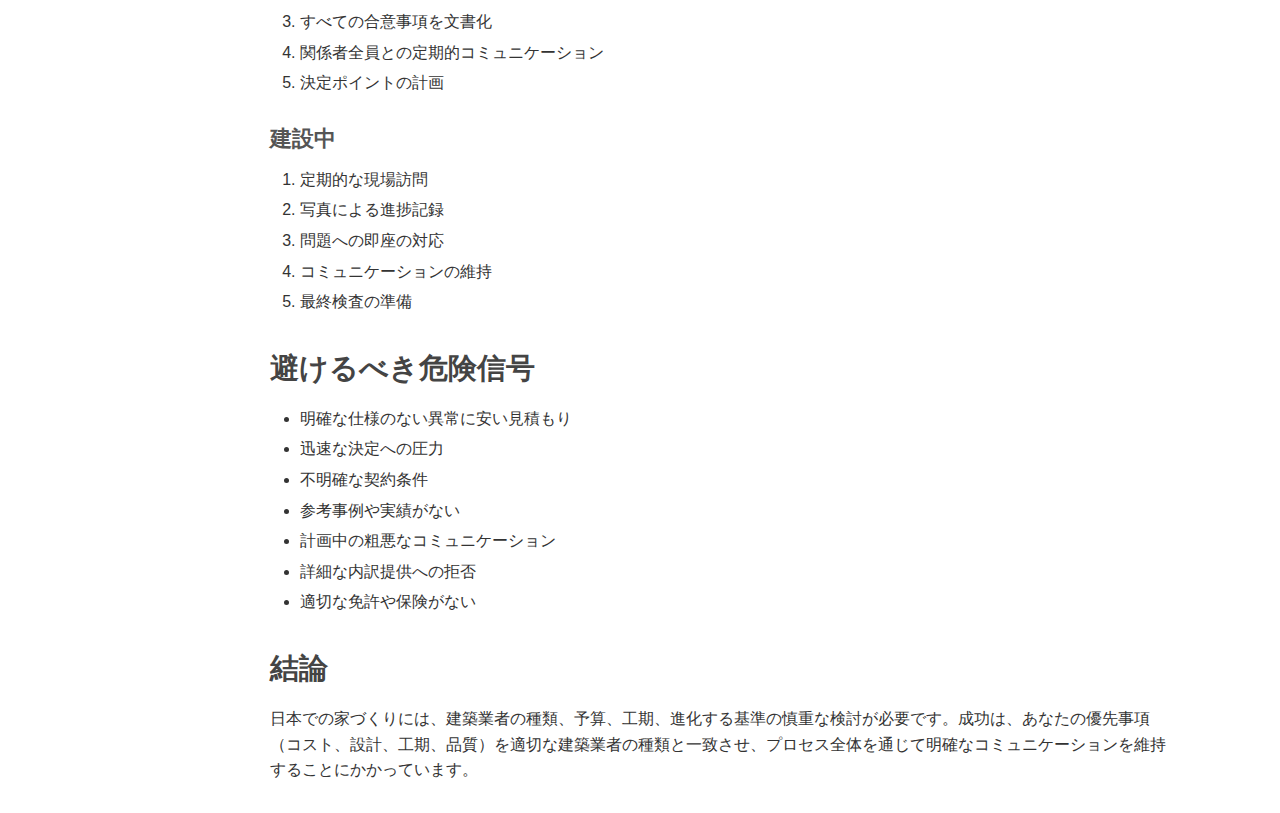
<file: docs/japan-house-building-guide.html>
<!DOCTYPE html>
<html lang="ja">
<head>
    <meta charset="UTF-8">
    <meta name="viewport" content="width=device-width, initial-scale=1.0">
    <title>日本の家づくりガイド</title>
    <link rel="stylesheet" href="style.css">
</head>
<body>
    <div class="sidebar">
        <a href="index.html" class="back-link">← ホームに戻る</a>
        
        <div class="toc">
            <h3>目次</h3>
            <ul>
                <li><a href="#guide-title">日本の家づくりガイド</a></li>
                <li><a href="#overview">概要</a></li>
                <li><a href="#builder-types">住宅建築業者の種類</a></li>
                <li><a href="#house-makers">ハウスメーカー</a></li>
                <li><a href="#komuten">工務店</a></li>
                <li><a href="#architecture-offices">設計事務所</a></li>
                <li><a href="#construction-timeline">建設タイムライン</a></li>
                <li><a href="#standards">建築基準・規制</a></li>
                <li><a href="#budget">予算の考慮事項</a></li>
                <li><a href="#decision-factors">主な決定要因</a></li>
                <li><a href="#process-tips">プロセスのヒント</a></li>
                <li><a href="#red-flags">避けるべき危険信号</a></li>
                <li><a href="#conclusion">結論</a></li>
            </ul>
        </div>
    </div>
    
    <div class="content">
        <h1 id="guide-title">日本の家づくりガイド</h1>

        <h2 id="overview">概要</h2>
    <p>このガイドでは、日本での注文住宅建設に関する包括的な情報を提供し、建築業者の種類、プロセス、規格、予算の考慮事項について説明します。</p>

        <h2 id="builder-types">住宅建築業者の種類</h2>

        <h3 id="house-makers">1. ハウスメーカー</h3>
    <p>標準化された住宅商品と工場生産システムを持つ大手全国企業。</p>

    <p><strong>特徴：</strong></p>
    <ul>
        <li>全国ブランドの認知度と安定性</li>
        <li>カタログオプションを備えた標準化設計</li>
        <li>材料の大量生産のための自社工場</li>
        <li>包括的なアフターサービス</li>
    </ul>

    <p><strong>メリット：</strong></p>
    <ul>
        <li>工場生産による一貫した品質</li>
        <li>短い建設期間（4-5ヶ月）</li>
        <li>安定した品質管理</li>
        <li>強力な保証とサポート</li>
        <li>ブランドの信頼性と財政的安定性</li>
    </ul>

    <p><strong>デメリット：</strong></p>
    <ul>
        <li>広告費や諸経費による高コスト</li>
        <li>限られたカスタマイズ（標準プランからの変更は高額）</li>
        <li>独特なデザインの柔軟性が低い</li>
        <li>地元業者より高価</li>
    </ul>

    <p><strong>適している人：</strong> 信頼性、ブランド保証、中程度のカスタマイズニーズを持つ標準化された品質を求める方。</p>

        <h3 id="komuten">2. 工務店</h3>
    <p>設計・建設サービスを提供する地域の中小企業。</p>

    <p><strong>特徴：</strong></p>
    <ul>
        <li>地域密着型企業</li>
        <li>建設チームとの直接的な関係</li>
        <li>より柔軟な価格体系</li>
        <li>地域条件の深い理解</li>
    </ul>

    <p><strong>メリット：</strong></p>
    <ul>
        <li>最も費用対効果の高い選択肢</li>
        <li>高い設計柔軟性</li>
        <li>地域の専門知識と人脈</li>
        <li>建築業者との直接的コミュニケーション</li>
        <li>特殊な要求に対応可能</li>
    </ul>

    <p><strong>デメリット：</strong></p>
    <ul>
        <li>会社により品質にばらつき</li>
        <li>長い建設期間</li>
        <li>アフターサービスの品質にばらつき</li>
        <li>標準化の欠如</li>
        <li>小規模企業の財政安定性への懸念</li>
    </ul>

    <p><strong>適している人：</strong> カスタマイズと地域の専門知識を求める予算重視の購入者。</p>

        <h3 id="architecture-offices">3. 設計事務所</h3>
    <p>建設監理を含む完全オーダーメイド設計を提供する独立建築家。</p>

    <p><strong>特徴：</strong></p>
    <ul>
        <li>完全オーダーメイド設計アプローチ</li>
        <li>設計と施工の分離</li>
        <li>建築家による建設品質監理</li>
        <li>独特で創造的な解決策に重点</li>
    </ul>

    <p><strong>メリット：</strong></p>
    <ul>
        <li>完全にカスタマイズされた一点物の設計</li>
        <li>プロの設計専門知識</li>
        <li>独立した建設監理</li>
        <li>困難な敷地の最適化が可能</li>
        <li>創造的問題解決</li>
    </ul>

    <p><strong>デメリット：</strong></p>
    <ul>
        <li>最長のタイムライン（合計12-18ヶ月）</li>
        <li>最高コスト（設計料は建設費の10-20%）</li>
        <li>設計と建設の契約分離</li>
        <li>より複雑なプロセス</li>
        <li>顧客の関与がより必要</li>
    </ul>

    <p><strong>適している人：</strong> 特定の設計ビジョン、独特な要求、困難な敷地を持ち、コストよりも設計を優先する方。</p>

        <h2 id="construction-timeline">建設タイムライン</h2>

    <h3>総期間：8-15ヶ月（一般的）</h3>
    <ul>
        <li><strong>最短：</strong> 6-7ヶ月（ファストトラック）</li>
        <li><strong>平均：</strong> 12ヶ月</li>
        <li><strong>土地探しを含む：</strong> 12-18ヶ月</li>
    </ul>

    <h3>段階別内訳</h3>

    <h4>第1段階：計画（2-3ヶ月）</h4>
    <ul>
        <li>予算設定</li>
        <li>要件収集</li>
        <li>建築業者選定</li>
        <li>土地探し（必要に応じて3-6ヶ月追加）</li>
        <li>初期設計コンセプト</li>
    </ul>

    <h4>第2段階：契約・設計（3-4ヶ月）</h4>
    <ul>
        <li>詳細設計開発</li>
        <li>材料・設備選択</li>
        <li>建築許可申請</li>
        <li>建設契約確定</li>
        <li>住宅ローン申請・承認</li>
    </ul>

    <h4>第3段階：建設（4-6ヶ月）</h4>
    <ul>
        <li>敷地準備</li>
        <li>基礎工事</li>
        <li>骨組み（上棟）</li>
        <li>外装完成</li>
        <li>内装仕上げ</li>
        <li>設備設置</li>
        <li>最終検査</li>
    </ul>

    <h4>第4段階：引き渡し（2-4週間）</h4>
    <ul>
        <li>竣工検査</li>
        <li>顧客内覧会</li>
        <li>問題解決</li>
        <li>最終支払い</li>
        <li>鍵の引き渡し</li>
    </ul>

        <h2 id="standards">建築基準・規制</h2>

    <h3>現在の要件（2024-2025年）</h3>

    <h4>省エネルギー基準</h4>
    <ul>
        <li><strong>2025年4月：</strong> 省エネルギー基準が義務化</li>
        <li><strong>最低基準：</strong> 断熱等級4</li>
        <li><strong>2030年目標：</strong> 全新築住宅がZEH基準（等級5）</li>
    </ul>

    <h4>ZEH（ネット・ゼロ・エネルギー・ハウス）基準</h4>
    <p><strong>ZEHレベル要件：</strong></p>
    <ul>
        <li>断熱性能等級5以上</li>
        <li>一次エネルギー消費量等級6</li>
        <li>太陽光パネル不要（完全ZEHと異なる）</li>
    </ul>

    <p><strong>完全ZEH要件：</strong></p>
    <ul>
        <li>高断熱・高エネルギー効率</li>
        <li>太陽光発電システム</li>
        <li>年間ネットゼロまたはプラスエネルギー収支</li>
    </ul>

    <h4>耐震基準</h4>
    <ul>
        <li><strong>建築基準法最低：</strong> 耐震等級1</li>
        <li><strong>長期優良住宅：</strong> 等級2最低（等級3への移行中）</li>
        <li><strong>保険優遇：</strong> 等級2で30%割引、等級3で50%割引</li>
    </ul>

    <h4>構造更新（2025年）</h4>
    <ul>
        <li>ZEHレベル住宅の新要件</li>
        <li>重量増加の考慮項目：
            <ul>
                <li>追加断熱材</li>
                <li>高性能窓</li>
                <li>太陽光パネルシステム</li>
            </ul>
        </li>
        <li>強化された壁量要件</li>
    </ul>

    <h3>住宅性能表示制度</h3>
    <p>10の性能カテゴリーを評価：</p>
    <ol>
        <li>構造の安定</li>
        <li>火災時の安全</li>
        <li>劣化の軽減</li>
        <li>維持管理・更新への配慮</li>
        <li>温熱環境</li>
        <li>空気環境</li>
        <li>光・視環境</li>
        <li>音環境</li>
        <li>高齢者等への配慮</li>
        <li>防犯</li>
    </ol>

        <h2 id="budget">予算の考慮事項</h2>

    <h3>坪当たり建設費（坪＝3.3㎡）</h3>

    <h4>全国平均（2024-2025年）</h4>
    <ul>
        <li><strong>全体平均：</strong> 70-94万円</li>
        <li><strong>首都圏：</strong> 75万円以上</li>
        <li><strong>ハウスメーカー：</strong> 平均57万円</li>
        <li><strong>工務店：</strong> 平均49万円</li>
    </ul>

    <h4>価格カテゴリー</h4>

    <p><strong>低価格帯（35-60万円/坪）</strong></p>
    <ul>
        <li>基本仕様</li>
        <li>限られたカスタマイズ</li>
        <li>標準プラン</li>
        <li>必要最低限の機能</li>
    </ul>

    <p><strong>中価格帯（60-80万円/坪）</strong></p>
    <ul>
        <li>品質とコストの良いバランス</li>
        <li>中程度のカスタマイズ</li>
        <li>大手ハウスメーカー領域</li>
        <li>標準設備のアップグレード</li>
    </ul>

    <p><strong>高価格帯（80-100万円以上/坪）</strong></p>
    <ul>
        <li>完全カスタマイズ</li>
        <li>高級材料</li>
        <li>高性能システム</li>
        <li>建築家設計住宅</li>
    </ul>

    <h3>構造別コスト（30坪例）</h3>
    <ul>
        <li><strong>木造：</strong> 1,740万円</li>
        <li><strong>鉄骨造：</strong> 2,700万円</li>
        <li><strong>鉄筋コンクリート造：</strong> 2,760万円</li>
    </ul>

    <h3>考慮すべき追加コスト</h3>
    <ul>
        <li><strong>外構工事：</strong> 建築費の20-30%</li>
        <li><strong>各種費用：</strong> 総プロジェクトの10%</li>
        <li><strong>設計費（建築家利用時）：</strong> 建設費の10-20%</li>
        <li><strong>予期しない費用：</strong> 5-10%の予備費を推奨</li>
    </ul>

    <h3>市場動向</h3>
    <ul>
        <li>2013年以降建設費上昇継続</li>
        <li>「ウッドショック」影響が2024-2025年まで継続</li>
        <li>材料費・労働費の高止まり</li>
        <li>省エネ要件によるベースコスト増加</li>
    </ul>

        <h2 id="decision-factors">主な決定要因</h2>

    <h3>建築業者タイプの選択</h3>

    <p><strong>ハウスメーカーを検討すべき場合：</strong></p>
    <ul>
        <li>ブランド評価と安定性を重視する</li>
        <li>予測可能な工期と品質を求める</li>
        <li>標準設計でニーズが満たされる</li>
        <li>アフターサービスが重要</li>
    </ul>

    <p><strong>工務店を検討すべき場合：</strong></p>
    <ul>
        <li>予算が主な関心事</li>
        <li>建築業者との直接的関係を求める</li>
        <li>地域の専門知識が重要</li>
        <li>中程度のカスタマイズが必要</li>
    </ul>

    <p><strong>建築家を検討すべき場合：</strong></p>
    <ul>
        <li>特定の設計要件がある</li>
        <li>敷地に課題がある</li>
        <li>設計品質が最優先</li>
        <li>長い工期と高コストを管理できる</li>
    </ul>

    <h3>重要な考慮事項</h3>

    <h4>1. 総予算計画</h4>
    <ul>
        <li>土地、建設、追加費用を含む</li>
        <li>10-20%の予備費を計画</li>
        <li>長期的なエネルギーコストを考慮</li>
    </ul>

    <h4>2. スケジュール管理</h4>
    <ul>
        <li>意思決定時間を考慮</li>
        <li>許可プロセスを計算</li>
        <li>季節的影響を考慮</li>
    </ul>

    <h4>3. 品質認定</h4>
    <ul>
        <li>長期優良住宅</li>
        <li>低炭素住宅認定</li>
        <li>ZEH認定の優遇措置</li>
    </ul>

    <h4>4. 将来的要件</h4>
    <ul>
        <li>2030年省エネ基準</li>
        <li>高齢者対応機能</li>
        <li>転売価値の考慮</li>
    </ul>

        <h2 id="process-tips">プロセスのヒント</h2>

    <h3>開始前</h3>
    <ol>
        <li>複数のモデルハウスを見学</li>
        <li>設計アイデアと好みを収集</li>
        <li>余裕を持った現実的な予算設定</li>
        <li>建築業者の評判と財政安定性を調査</li>
        <li>地域の建築制限を理解</li>
    </ol>

    <h3>計画中</h3>
    <ol>
        <li>比較のため複数の見積もりを取得</li>
        <li>基本価格に含まれる内容を明確化</li>
        <li>すべての合意事項を文書化</li>
        <li>関係者全員との定期的コミュニケーション</li>
        <li>決定ポイントの計画</li>
    </ol>

    <h3>建設中</h3>
    <ol>
        <li>定期的な現場訪問</li>
        <li>写真による進捗記録</li>
        <li>問題への即座の対応</li>
        <li>コミュニケーションの維持</li>
        <li>最終検査の準備</li>
    </ol>

        <h2 id="red-flags">避けるべき危険信号</h2>
    <ul>
        <li>明確な仕様のない異常に安い見積もり</li>
        <li>迅速な決定への圧力</li>
        <li>不明確な契約条件</li>
        <li>参考事例や実績がない</li>
        <li>計画中の粗悪なコミュニケーション</li>
        <li>詳細な内訳提供への拒否</li>
        <li>適切な免許や保険がない</li>
    </ul>

        <h2 id="conclusion">結論</h2>
        <p>日本での家づくりには、建築業者の種類、予算、工期、進化する基準の慎重な検討が必要です。成功は、あなたの優先事項（コスト、設計、工期、品質）を適切な建築業者の種類と一致させ、プロセス全体を通じて明確なコミュニケーションを維持することにかかっています。</p>
    </div>
</body>
</html>
</file>
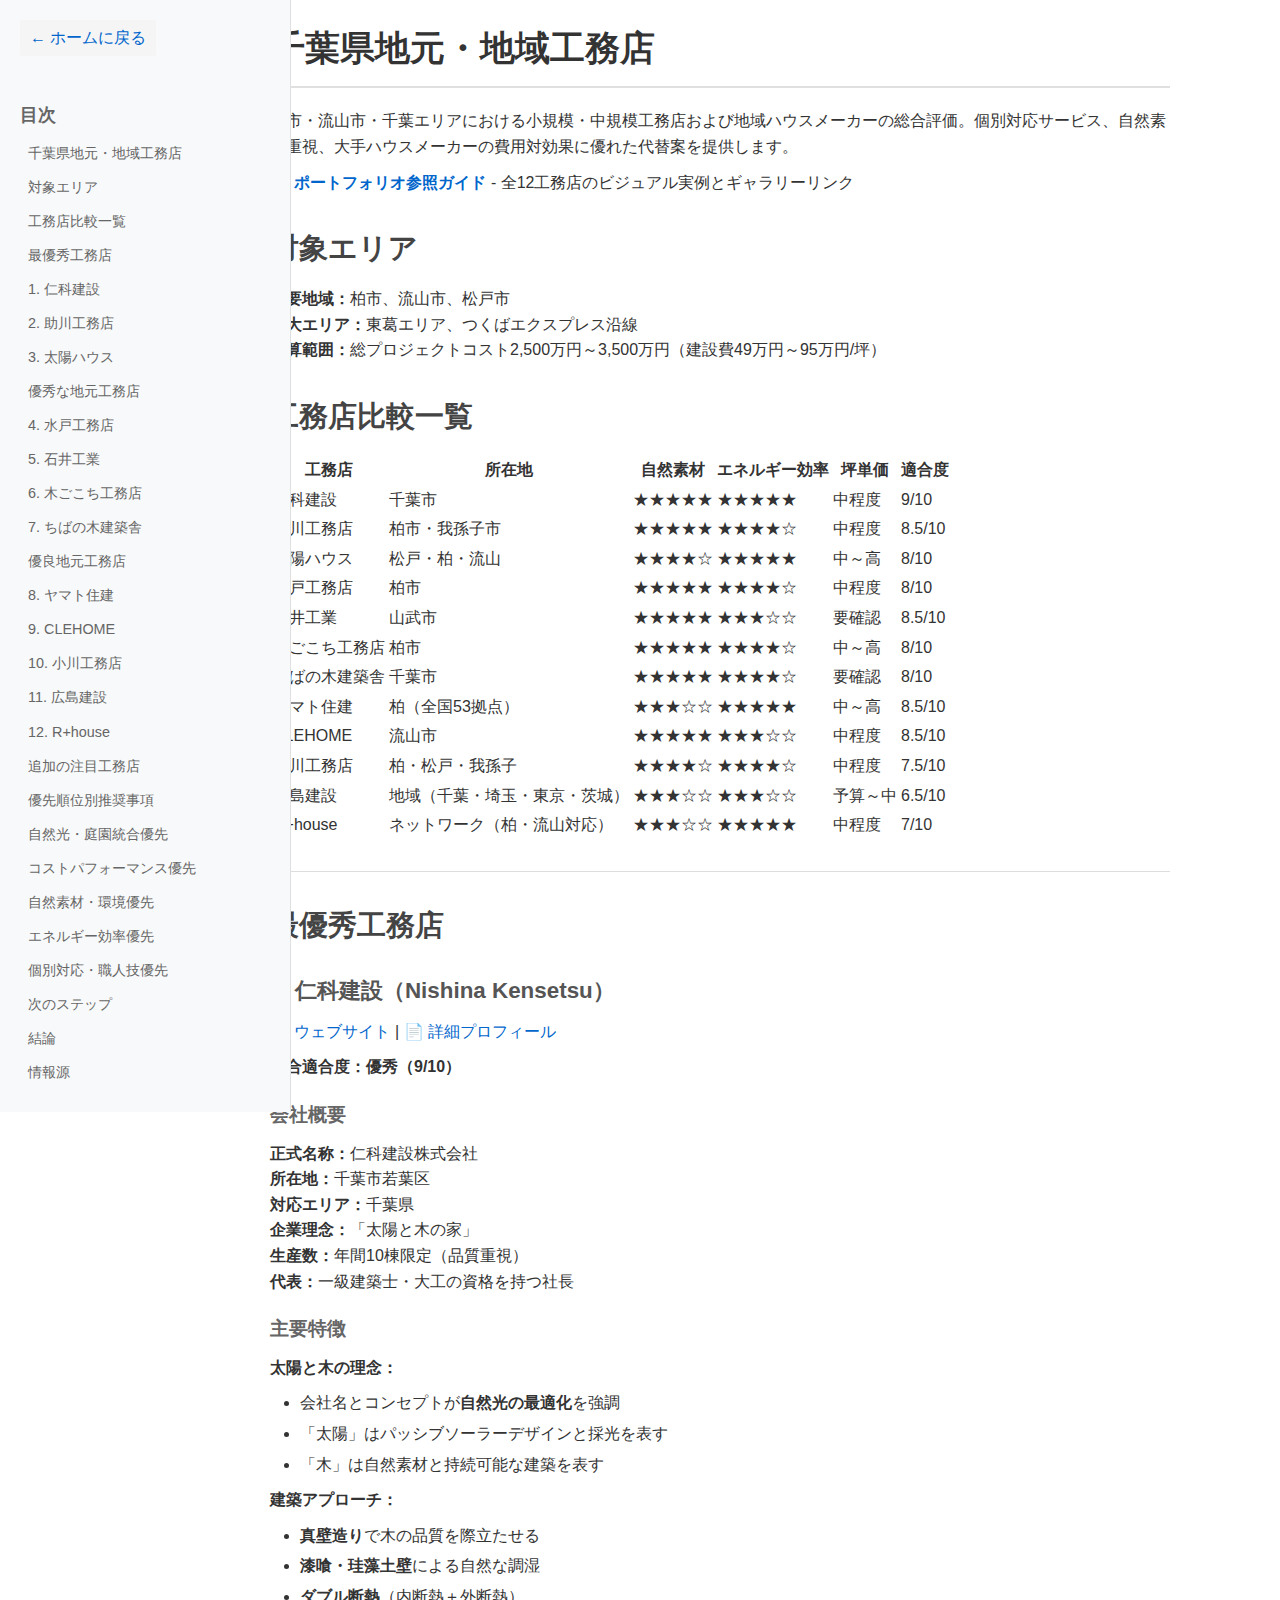
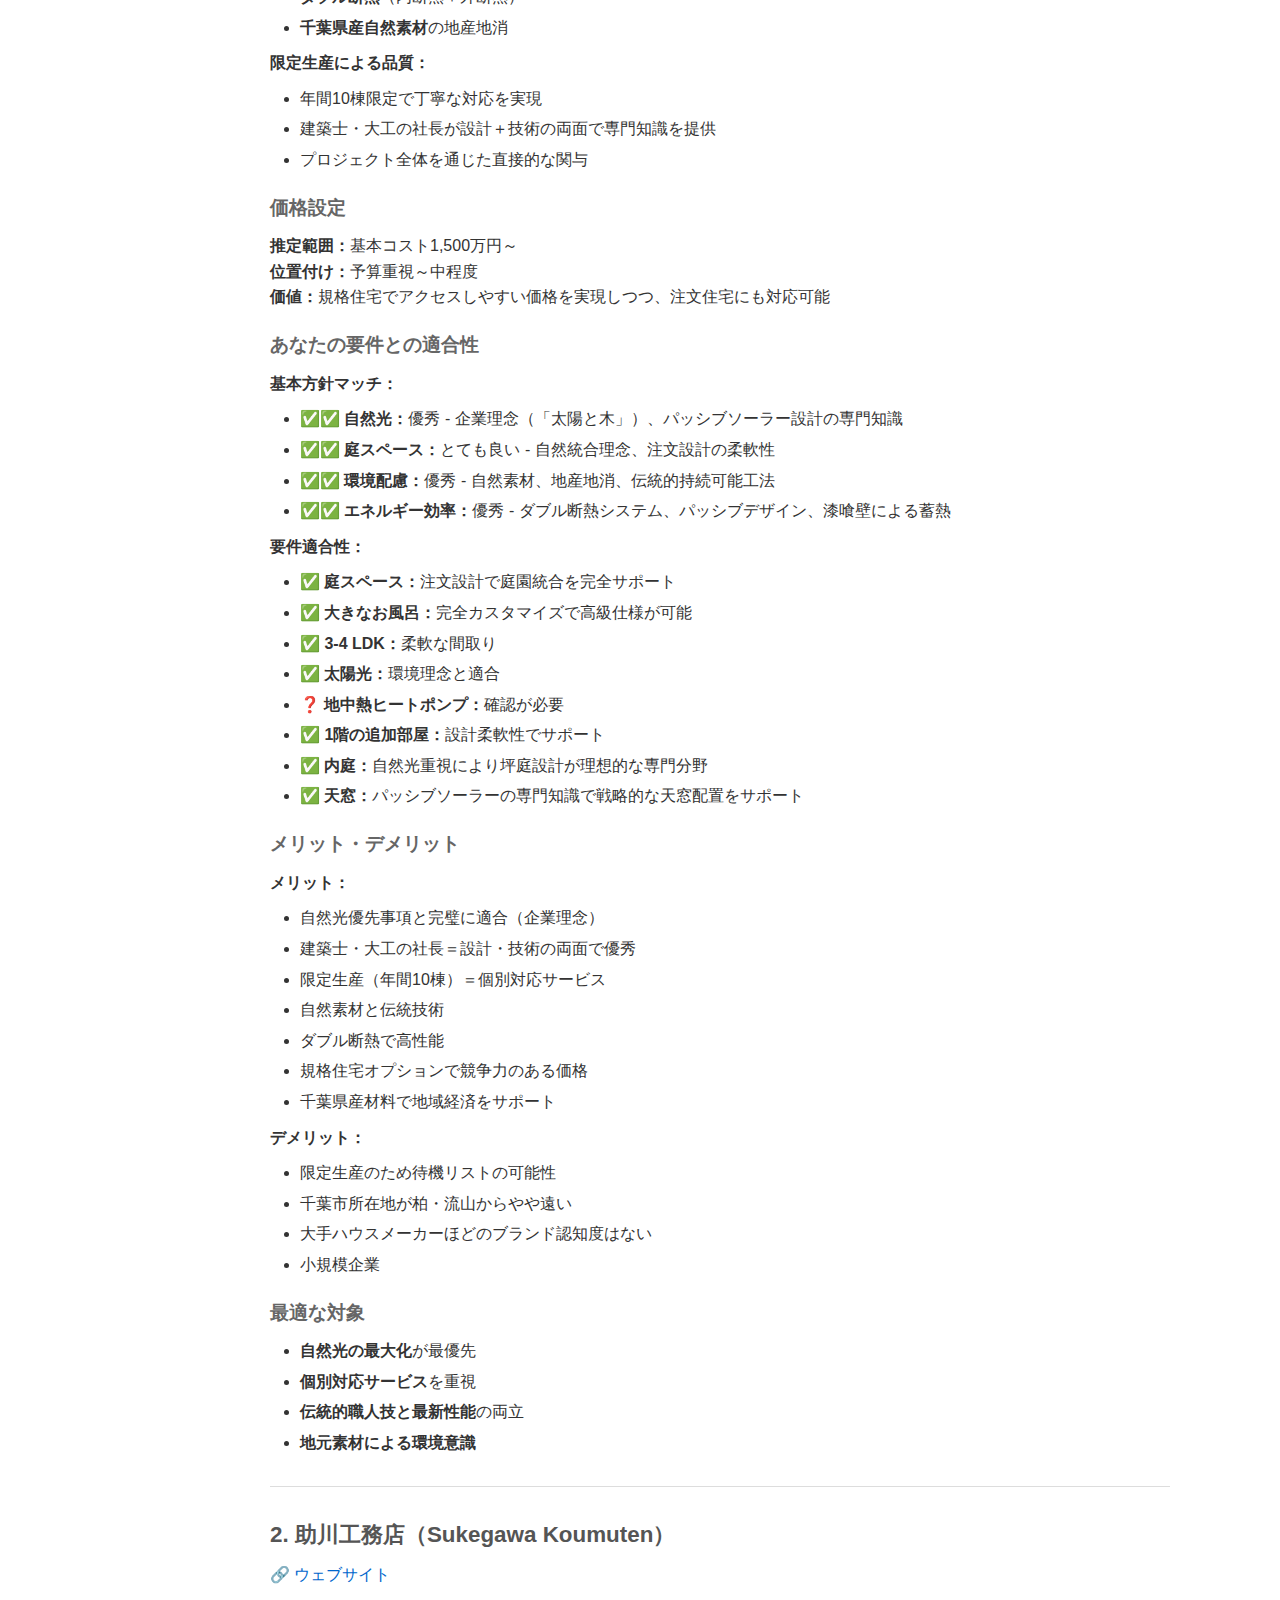
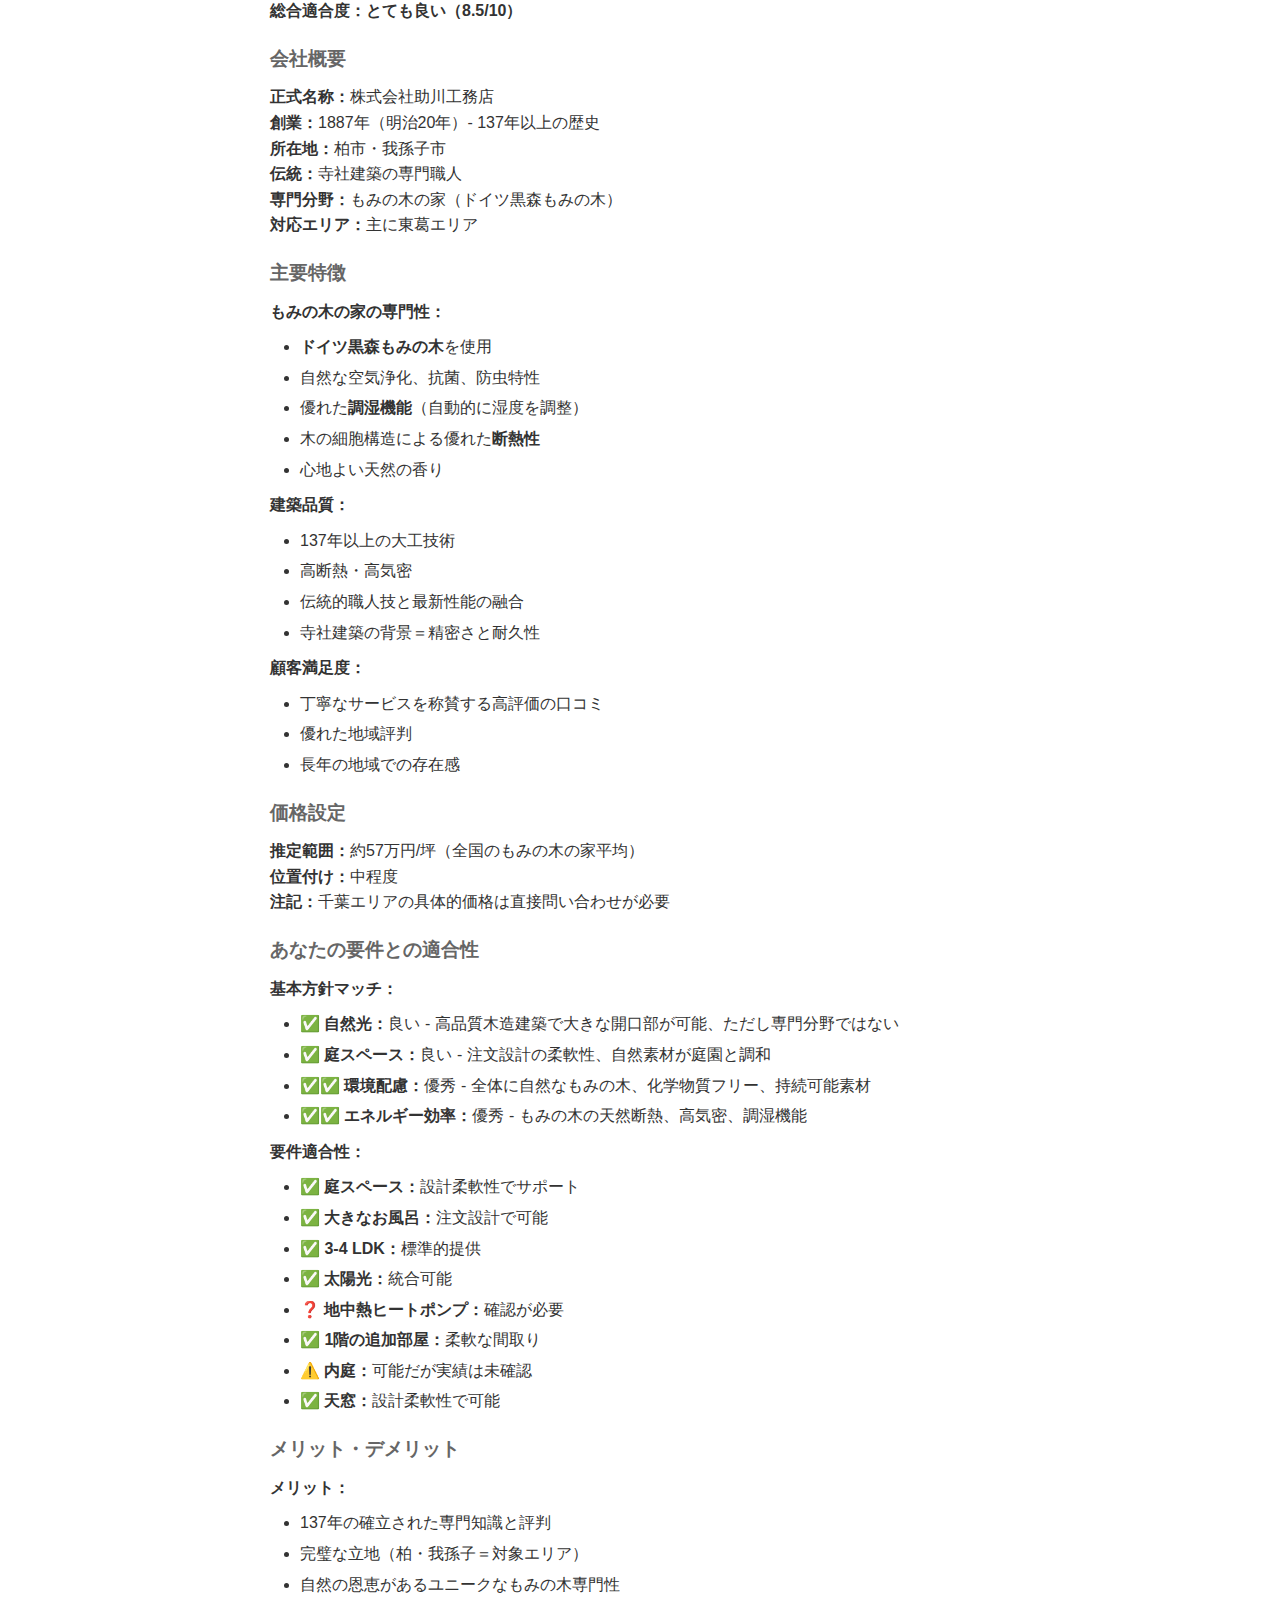
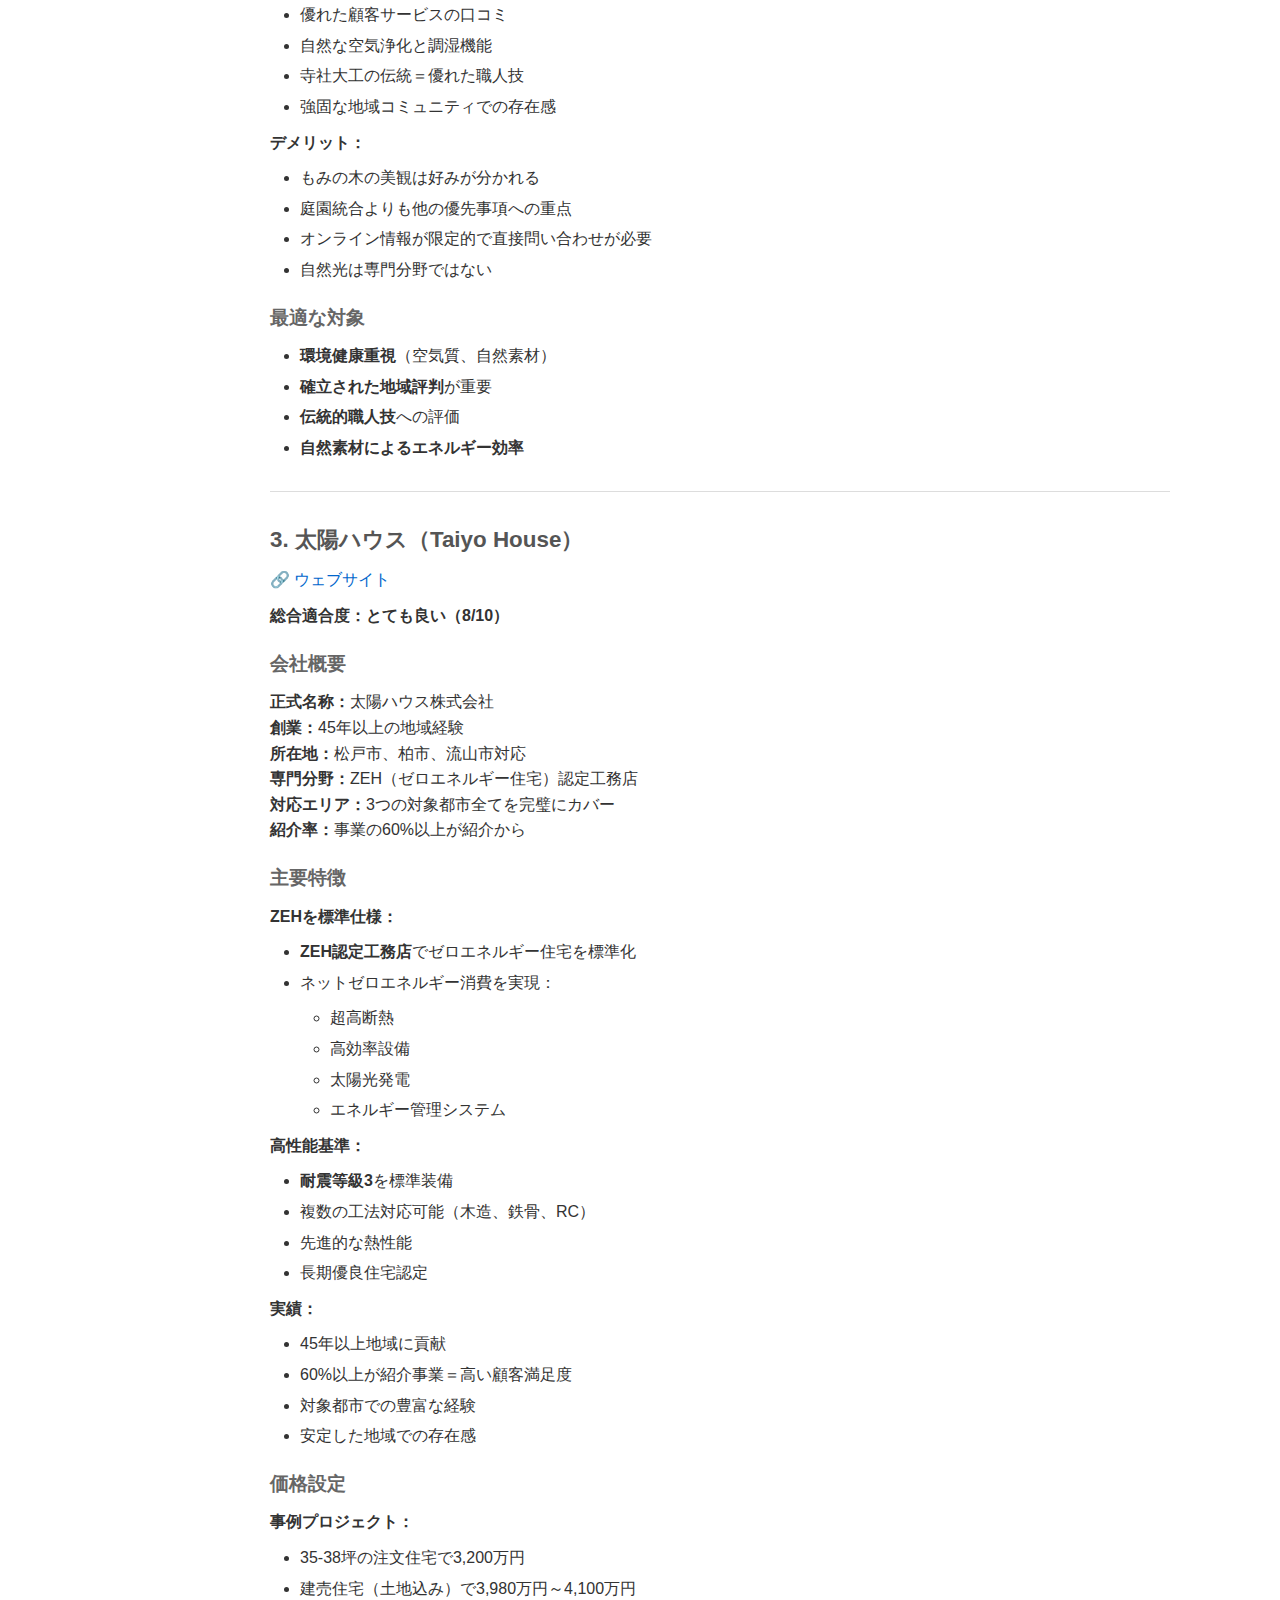
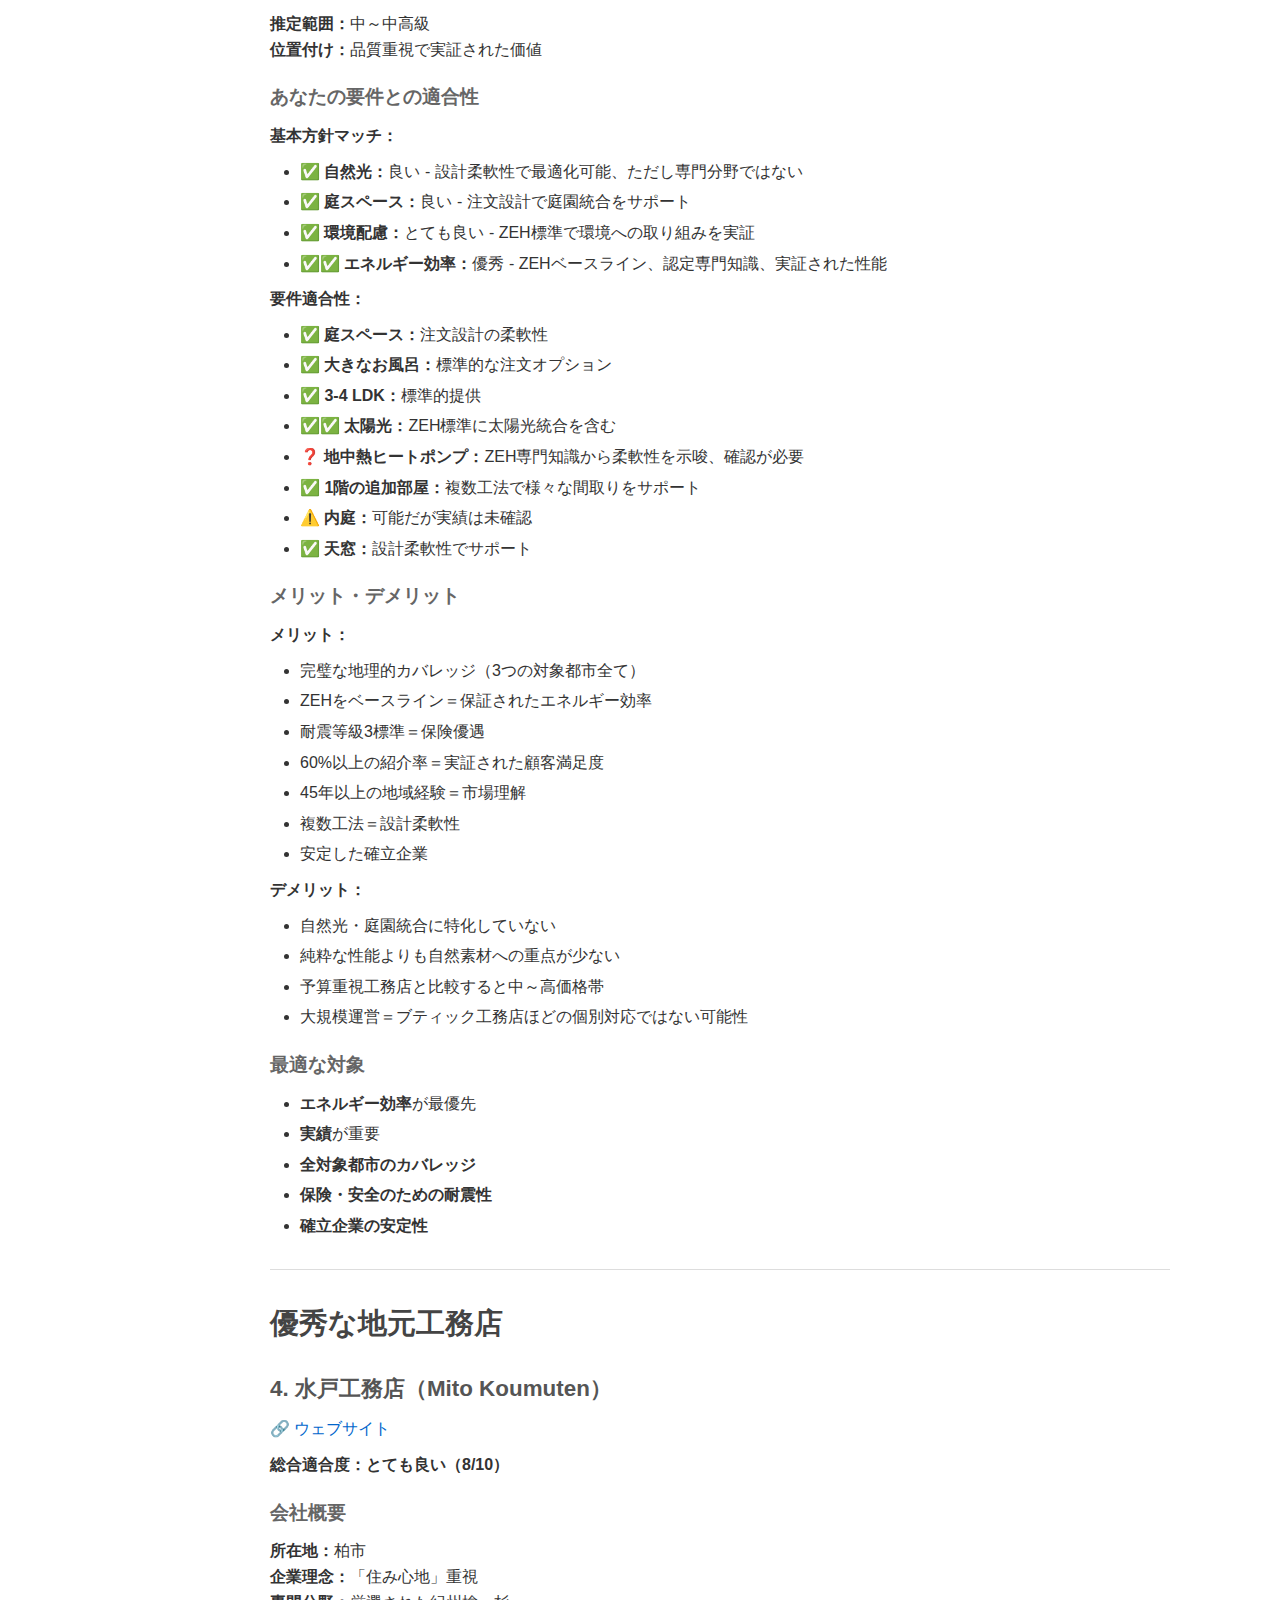
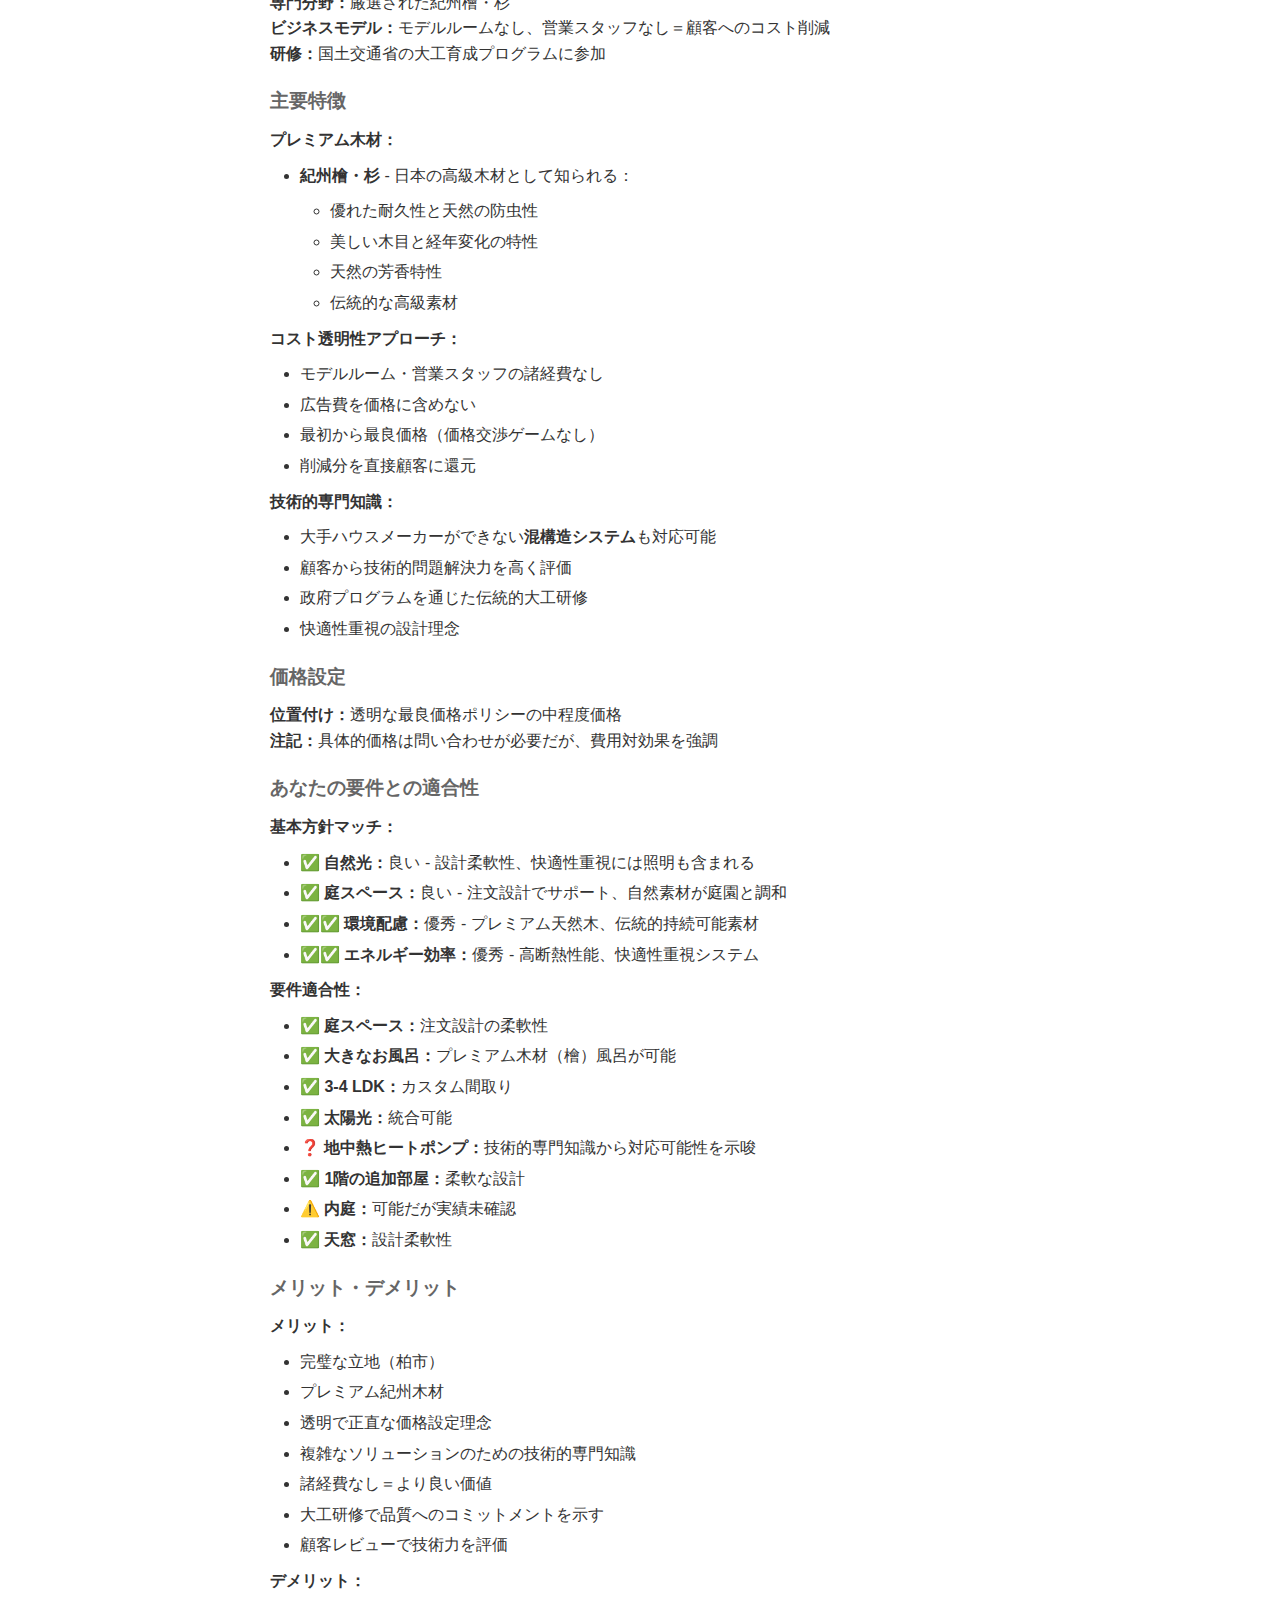
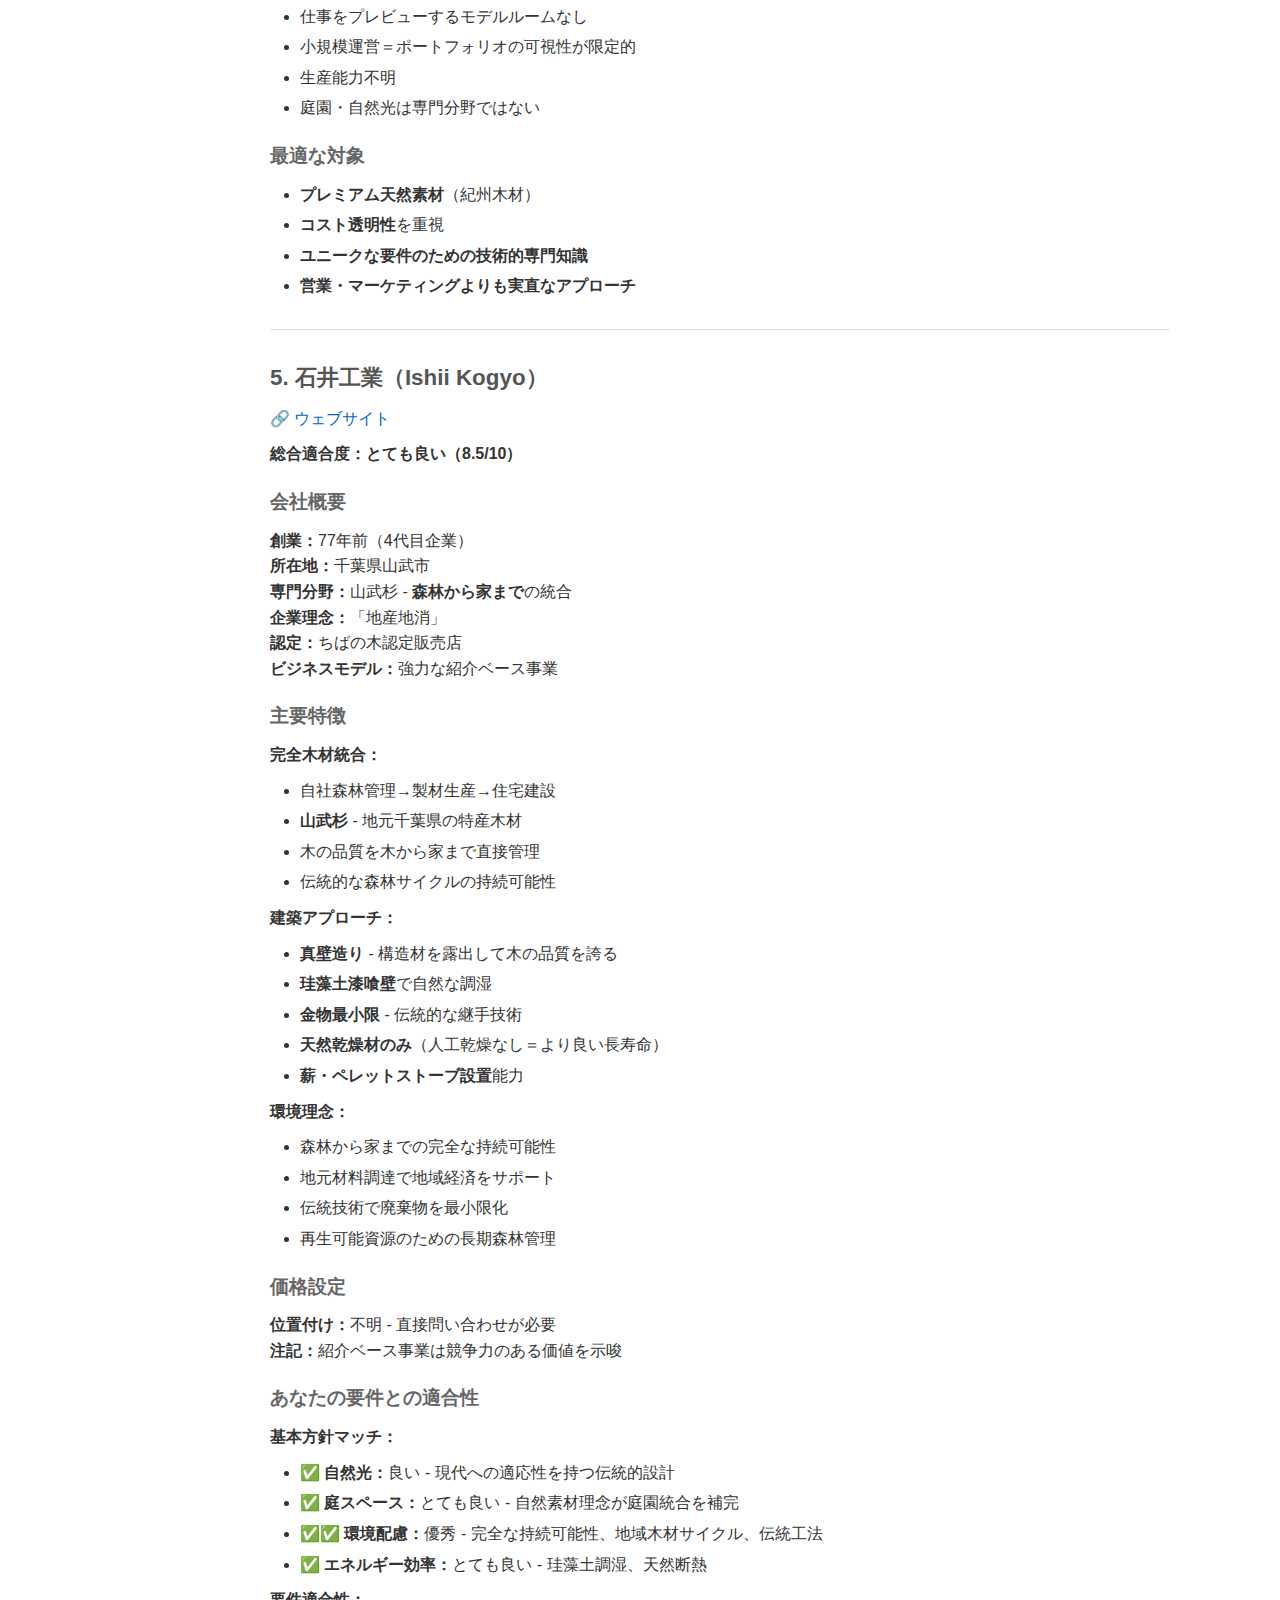
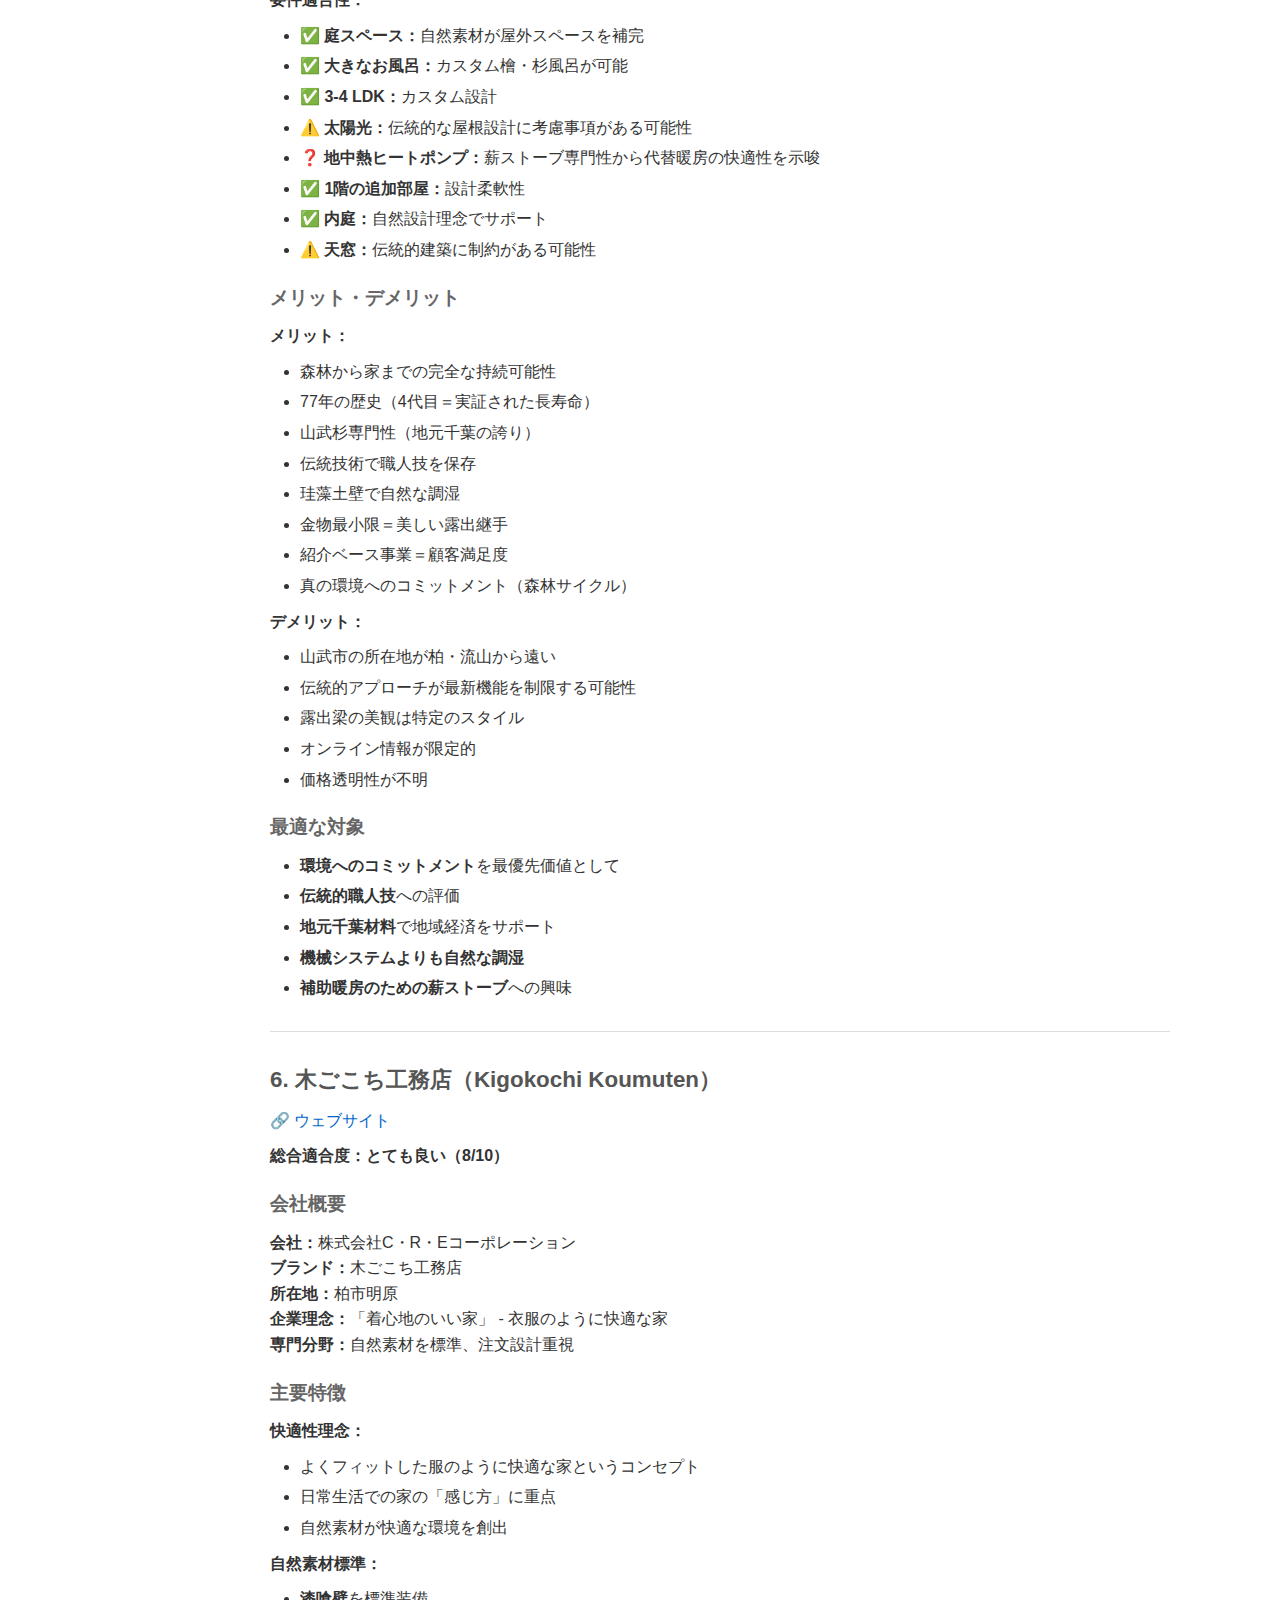
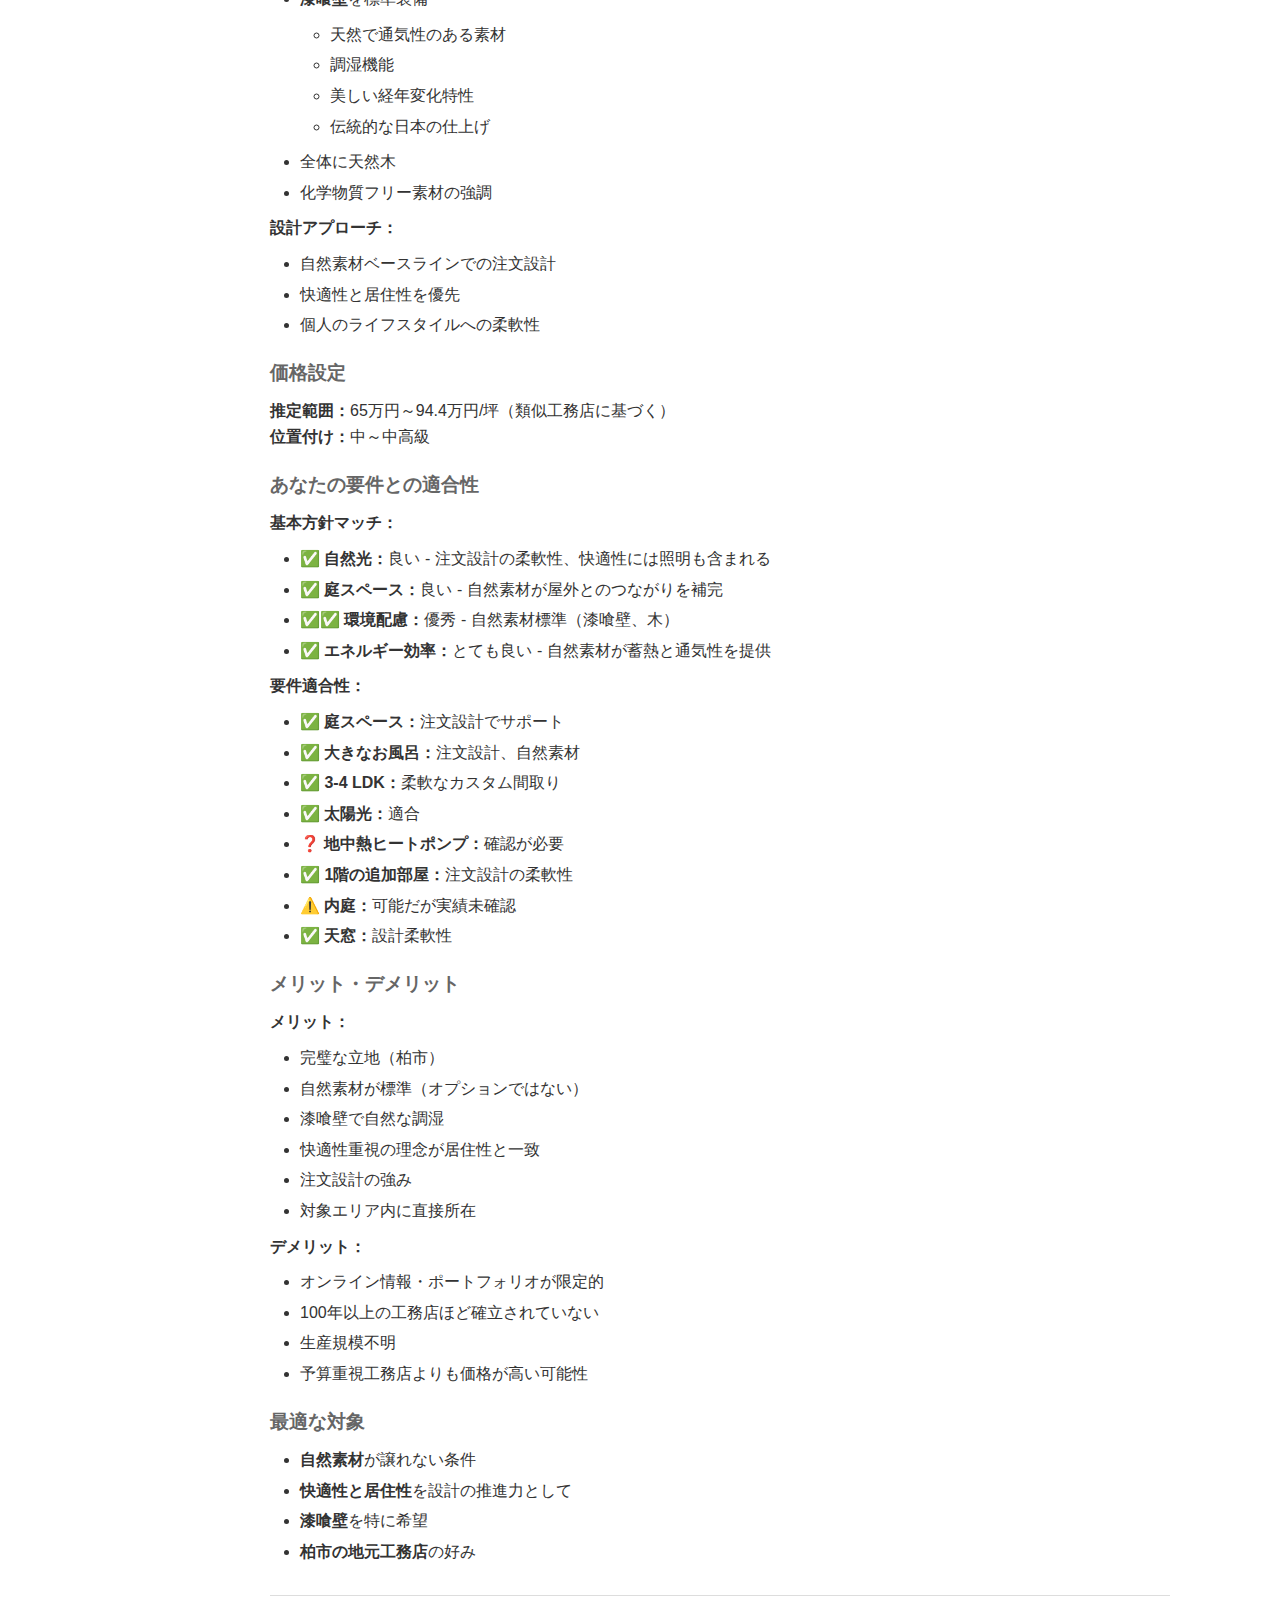
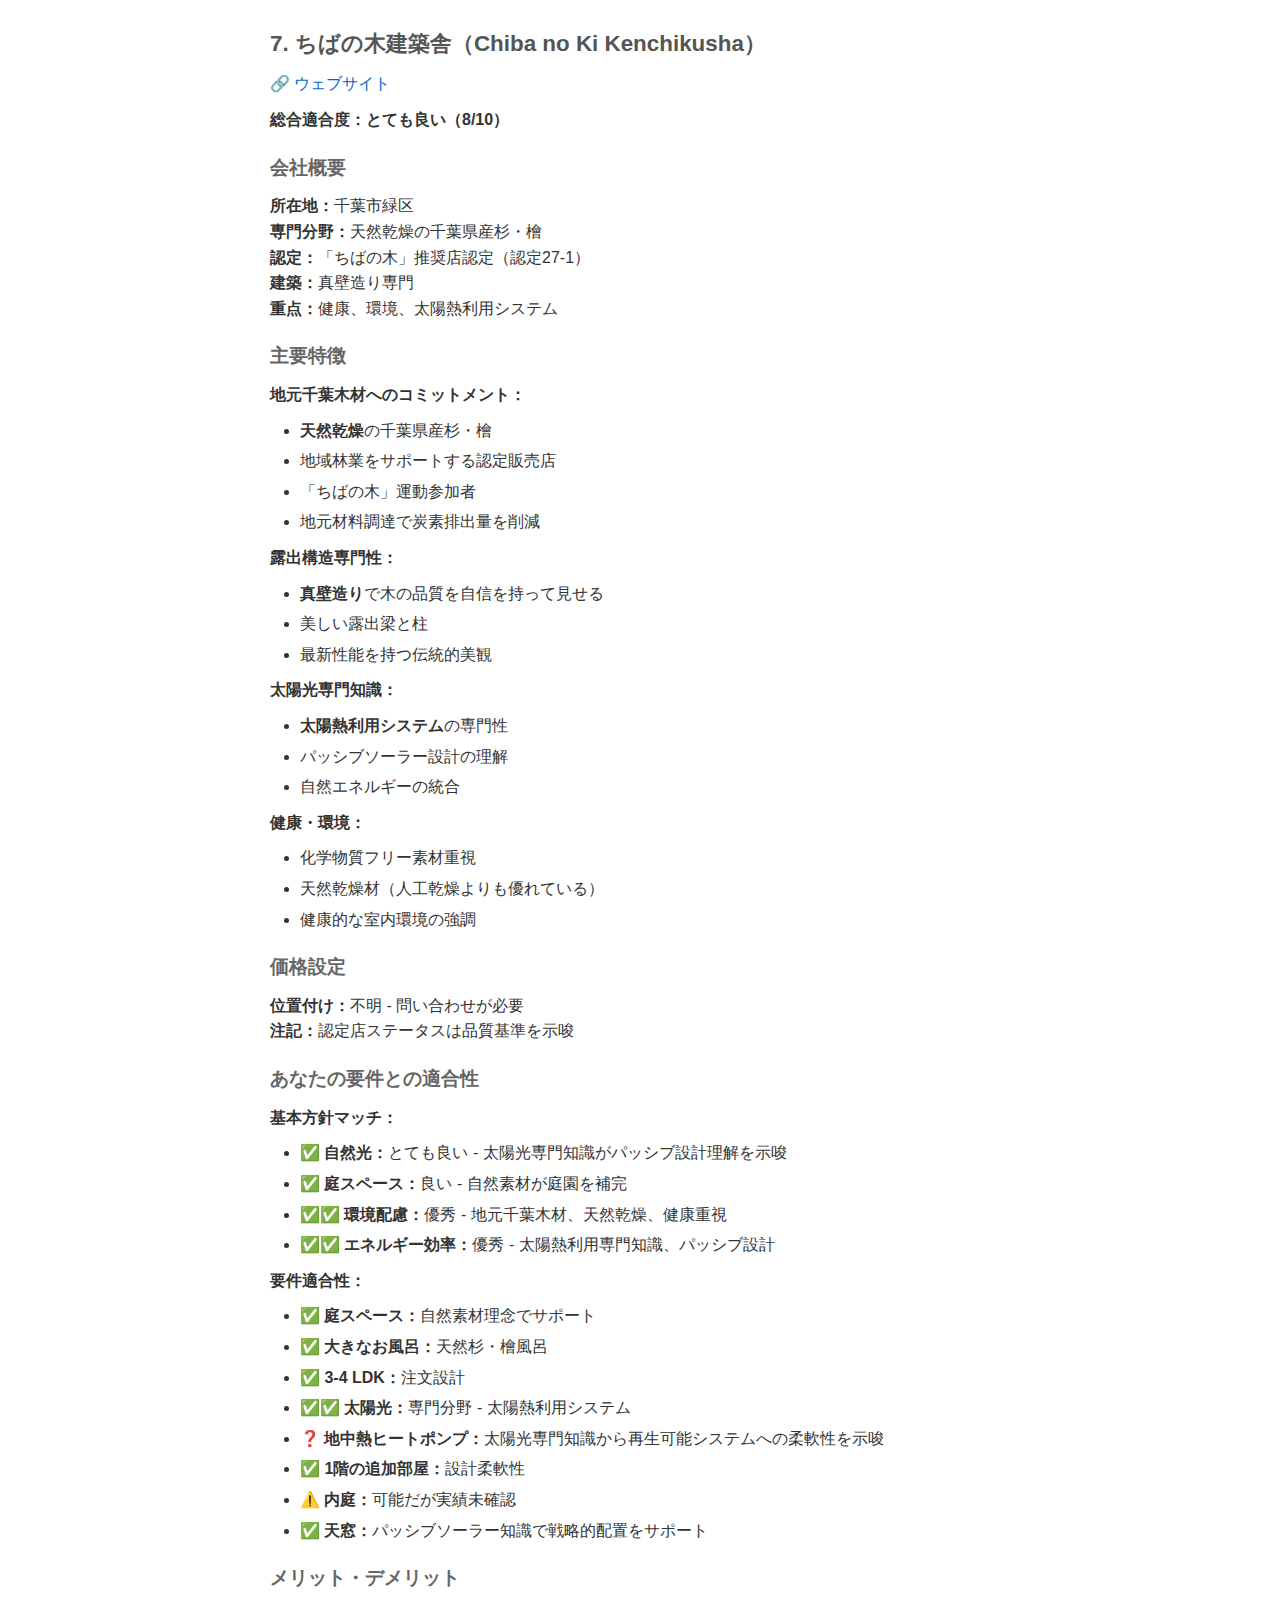
<file: docs/local-builders-chiba.html>
<!DOCTYPE html>
<html lang="ja">
<head>
    <meta charset="UTF-8">
    <meta name="viewport" content="width=device-width, initial-scale=1.0">
    <title>千葉県地元・地域工務店</title>
    <link rel="stylesheet" href="style.css">
</head>
<body>
    <div class="sidebar">
        <a href="index.html" class="back-link">← ホームに戻る</a>

        <div class="toc">
            <h3>目次</h3>
            <ul>
                <li><a href="#overview">千葉県地元・地域工務店</a></li>
                <li><a href="#target-area">対象エリア</a></li>
                <li><a href="#comparison-table">工務店比較一覧</a></li>
                <li><a href="#top-tier">最優秀工務店</a>
                    <ul>
                        <li><a href="#nishina">1. 仁科建設</a></li>
                        <li><a href="#sukegawa">2. 助川工務店</a></li>
                        <li><a href="#taiyo">3. 太陽ハウス</a></li>
                    </ul>
                </li>
                <li><a href="#excellent">優秀な地元工務店</a>
                    <ul>
                        <li><a href="#mito">4. 水戸工務店</a></li>
                        <li><a href="#ishii">5. 石井工業</a></li>
                        <li><a href="#kigokochi">6. 木ごこち工務店</a></li>
                        <li><a href="#chibanoki">7. ちばの木建築舎</a></li>
                    </ul>
                </li>
                <li><a href="#good">優良地元工務店</a>
                    <ul>
                        <li><a href="#yamato">8. ヤマト住建</a></li>
                        <li><a href="#clehome">9. CLEHOME</a></li>
                        <li><a href="#ogawa">10. 小川工務店</a></li>
                        <li><a href="#hirosima">11. 広島建設</a></li>
                        <li><a href="#rhouse">12. R+house</a></li>
                    </ul>
                </li>
                <li><a href="#additional">追加の注目工務店</a></li>
                <li><a href="#recommendations">優先順位別推奨事項</a>
                    <ul>
                        <li><a href="#rec-light-garden">自然光・庭園統合優先</a></li>
                        <li><a href="#rec-cost">コストパフォーマンス優先</a></li>
                        <li><a href="#rec-materials">自然素材・環境優先</a></li>
                        <li><a href="#rec-efficiency">エネルギー効率優先</a></li>
                        <li><a href="#rec-service">個別対応・職人技優先</a></li>
                    </ul>
                </li>
                <li><a href="#next-steps">次のステップ</a></li>
                <li><a href="#conclusion">結論</a></li>
                <li><a href="#sources">情報源</a></li>
            </ul>
        </div>
    </div>

    <div class="content">
        <div class="content-inner">
            <h1 id="overview">千葉県地元・地域工務店</h1>

<p>柏市・流山市・千葉エリアにおける小規模・中規模工務店および地域ハウスメーカーの総合評価。個別対応サービス、自然素材重視、大手ハウスメーカーの費用対効果に優れた代替案を提供します。</p>

<p><strong>📸 <a href="portfolio-reference-guide.html">ポートフォリオ参照ガイド</a></strong> - 全12工務店のビジュアル実例とギャラリーリンク</p>

<h2 id="target-area">対象エリア</h2>

<p><strong>主要地域：</strong>柏市、流山市、松戸市<br>
<strong>拡大エリア：</strong>東葛エリア、つくばエクスプレス沿線<br>
<strong>予算範囲：</strong>総プロジェクトコスト2,500万円～3,500万円（建設費49万円～95万円/坪）</p>

<h2 id="comparison-table">工務店比較一覧</h2>

<table>
    <thead>
        <tr>
            <th>工務店</th>
            <th>所在地</th>
            <th>自然素材</th>
            <th>エネルギー効率</th>
            <th>坪単価</th>
            <th>適合度</th>
        </tr>
    </thead>
    <tbody>
        <tr>
            <td>仁科建設</td>
            <td>千葉市</td>
            <td>★★★★★</td>
            <td>★★★★★</td>
            <td>中程度</td>
            <td>9/10</td>
        </tr>
        <tr>
            <td>助川工務店</td>
            <td>柏市・我孫子市</td>
            <td>★★★★★</td>
            <td>★★★★☆</td>
            <td>中程度</td>
            <td>8.5/10</td>
        </tr>
        <tr>
            <td>太陽ハウス</td>
            <td>松戸・柏・流山</td>
            <td>★★★★☆</td>
            <td>★★★★★</td>
            <td>中～高</td>
            <td>8/10</td>
        </tr>
        <tr>
            <td>水戸工務店</td>
            <td>柏市</td>
            <td>★★★★★</td>
            <td>★★★★☆</td>
            <td>中程度</td>
            <td>8/10</td>
        </tr>
        <tr>
            <td>石井工業</td>
            <td>山武市</td>
            <td>★★★★★</td>
            <td>★★★☆☆</td>
            <td>要確認</td>
            <td>8.5/10</td>
        </tr>
        <tr>
            <td>木ごこち工務店</td>
            <td>柏市</td>
            <td>★★★★★</td>
            <td>★★★★☆</td>
            <td>中～高</td>
            <td>8/10</td>
        </tr>
        <tr>
            <td>ちばの木建築舎</td>
            <td>千葉市</td>
            <td>★★★★★</td>
            <td>★★★★☆</td>
            <td>要確認</td>
            <td>8/10</td>
        </tr>
        <tr>
            <td>ヤマト住建</td>
            <td>柏（全国53拠点）</td>
            <td>★★★☆☆</td>
            <td>★★★★★</td>
            <td>中～高</td>
            <td>8.5/10</td>
        </tr>
        <tr>
            <td>CLEHOME</td>
            <td>流山市</td>
            <td>★★★★★</td>
            <td>★★★☆☆</td>
            <td>中程度</td>
            <td>8.5/10</td>
        </tr>
        <tr>
            <td>小川工務店</td>
            <td>柏・松戸・我孫子</td>
            <td>★★★★☆</td>
            <td>★★★★☆</td>
            <td>中程度</td>
            <td>7.5/10</td>
        </tr>
        <tr>
            <td>広島建設</td>
            <td>地域（千葉・埼玉・東京・茨城）</td>
            <td>★★★☆☆</td>
            <td>★★★☆☆</td>
            <td>予算～中</td>
            <td>6.5/10</td>
        </tr>
        <tr>
            <td>R+house</td>
            <td>ネットワーク（柏・流山対応）</td>
            <td>★★★☆☆</td>
            <td>★★★★★</td>
            <td>中程度</td>
            <td>7/10</td>
        </tr>
    </tbody>
</table>

<hr>

<h2 id="top-tier">最優秀工務店</h2>

<h3 id="nishina">1. 仁科建設（Nishina Kensetsu）</h3>

<p><a href="https://nishinakensetsu.jp/">🔗 ウェブサイト</a> | <a href="nishina-kensetsu.html">📄 詳細プロフィール</a></p>

<p><strong>総合適合度：優秀（9/10）</strong></p>

<h4>会社概要</h4>

<p><strong>正式名称：</strong>仁科建設株式会社<br>
<strong>所在地：</strong>千葉市若葉区<br>
<strong>対応エリア：</strong>千葉県<br>
<strong>企業理念：</strong>「太陽と木の家」<br>
<strong>生産数：</strong>年間10棟限定（品質重視）<br>
<strong>代表：</strong>一級建築士・大工の資格を持つ社長</p>

<h4>主要特徴</h4>

<p><strong>太陽と木の理念：</strong></p>
<ul>
    <li>会社名とコンセプトが<strong>自然光の最適化</strong>を強調</li>
    <li>「太陽」はパッシブソーラーデザインと採光を表す</li>
    <li>「木」は自然素材と持続可能な建築を表す</li>
</ul>

<p><strong>建築アプローチ：</strong></p>
<ul>
    <li><strong>真壁造り</strong>で木の品質を際立たせる</li>
    <li><strong>漆喰・珪藻土壁</strong>による自然な調湿</li>
    <li><strong>ダブル断熱</strong>（内断熱＋外断熱）</li>
    <li><strong>千葉県産自然素材</strong>の地産地消</li>
</ul>

<p><strong>限定生産による品質：</strong></p>
<ul>
    <li>年間10棟限定で丁寧な対応を実現</li>
    <li>建築士・大工の社長が設計＋技術の両面で専門知識を提供</li>
    <li>プロジェクト全体を通じた直接的な関与</li>
</ul>

<h4>価格設定</h4>

<p><strong>推定範囲：</strong>基本コスト1,500万円～<br>
<strong>位置付け：</strong>予算重視～中程度<br>
<strong>価値：</strong>規格住宅でアクセスしやすい価格を実現しつつ、注文住宅にも対応可能</p>

<h4>あなたの要件との適合性</h4>

<p><strong>基本方針マッチ：</strong></p>

<ul>
    <li>✅✅ <strong>自然光：</strong>優秀 - 企業理念（「太陽と木」）、パッシブソーラー設計の専門知識</li>
    <li>✅✅ <strong>庭スペース：</strong>とても良い - 自然統合理念、注文設計の柔軟性</li>
    <li>✅✅ <strong>環境配慮：</strong>優秀 - 自然素材、地産地消、伝統的持続可能工法</li>
    <li>✅✅ <strong>エネルギー効率：</strong>優秀 - ダブル断熱システム、パッシブデザイン、漆喰壁による蓄熱</li>
</ul>

<p><strong>要件適合性：</strong></p>

<ul>
    <li>✅ <strong>庭スペース：</strong>注文設計で庭園統合を完全サポート</li>
    <li>✅ <strong>大きなお風呂：</strong>完全カスタマイズで高級仕様が可能</li>
    <li>✅ <strong>3-4 LDK：</strong>柔軟な間取り</li>
    <li>✅ <strong>太陽光：</strong>環境理念と適合</li>
    <li>❓ <strong>地中熱ヒートポンプ：</strong>確認が必要</li>
    <li>✅ <strong>1階の追加部屋：</strong>設計柔軟性でサポート</li>
    <li>✅ <strong>内庭：</strong>自然光重視により坪庭設計が理想的な専門分野</li>
    <li>✅ <strong>天窓：</strong>パッシブソーラーの専門知識で戦略的な天窓配置をサポート</li>
</ul>

<h4>メリット・デメリット</h4>

<p><strong>メリット：</strong></p>
<ul>
    <li>自然光優先事項と完璧に適合（企業理念）</li>
    <li>建築士・大工の社長＝設計・技術の両面で優秀</li>
    <li>限定生産（年間10棟）＝個別対応サービス</li>
    <li>自然素材と伝統技術</li>
    <li>ダブル断熱で高性能</li>
    <li>規格住宅オプションで競争力のある価格</li>
    <li>千葉県産材料で地域経済をサポート</li>
</ul>

<p><strong>デメリット：</strong></p>
<ul>
    <li>限定生産のため待機リストの可能性</li>
    <li>千葉市所在地が柏・流山からやや遠い</li>
    <li>大手ハウスメーカーほどのブランド認知度はない</li>
    <li>小規模企業</li>
</ul>

<h4>最適な対象</h4>

<ul>
    <li><strong>自然光の最大化</strong>が最優先</li>
    <li><strong>個別対応サービス</strong>を重視</li>
    <li><strong>伝統的職人技と最新性能</strong>の両立</li>
    <li><strong>地元素材による環境意識</strong></li>
</ul>

<hr>

<h3 id="sukegawa">2. 助川工務店（Sukegawa Koumuten）</h3>

<p><a href="https://www.sukegawanet.com/">🔗 ウェブサイト</a></p>

<p><strong>総合適合度：とても良い（8.5/10）</strong></p>

<h4>会社概要</h4>

<p><strong>正式名称：</strong>株式会社助川工務店<br>
<strong>創業：</strong>1887年（明治20年）- 137年以上の歴史<br>
<strong>所在地：</strong>柏市・我孫子市<br>
<strong>伝統：</strong>寺社建築の専門職人<br>
<strong>専門分野：</strong>もみの木の家（ドイツ黒森もみの木）<br>
<strong>対応エリア：</strong>主に東葛エリア</p>

<h4>主要特徴</h4>

<p><strong>もみの木の家の専門性：</strong></p>
<ul>
    <li><strong>ドイツ黒森もみの木</strong>を使用</li>
    <li>自然な空気浄化、抗菌、防虫特性</li>
    <li>優れた<strong>調湿機能</strong>（自動的に湿度を調整）</li>
    <li>木の細胞構造による優れた<strong>断熱性</strong></li>
    <li>心地よい天然の香り</li>
</ul>

<p><strong>建築品質：</strong></p>
<ul>
    <li>137年以上の大工技術</li>
    <li>高断熱・高気密</li>
    <li>伝統的職人技と最新性能の融合</li>
    <li>寺社建築の背景＝精密さと耐久性</li>
</ul>

<p><strong>顧客満足度：</strong></p>
<ul>
    <li>丁寧なサービスを称賛する高評価の口コミ</li>
    <li>優れた地域評判</li>
    <li>長年の地域での存在感</li>
</ul>

<h4>価格設定</h4>

<p><strong>推定範囲：</strong>約57万円/坪（全国のもみの木の家平均）<br>
<strong>位置付け：</strong>中程度<br>
<strong>注記：</strong>千葉エリアの具体的価格は直接問い合わせが必要</p>

<h4>あなたの要件との適合性</h4>

<p><strong>基本方針マッチ：</strong></p>

<ul>
    <li>✅ <strong>自然光：</strong>良い - 高品質木造建築で大きな開口部が可能、ただし専門分野ではない</li>
    <li>✅ <strong>庭スペース：</strong>良い - 注文設計の柔軟性、自然素材が庭園と調和</li>
    <li>✅✅ <strong>環境配慮：</strong>優秀 - 全体に自然なもみの木、化学物質フリー、持続可能素材</li>
    <li>✅✅ <strong>エネルギー効率：</strong>優秀 - もみの木の天然断熱、高気密、調湿機能</li>
</ul>

<p><strong>要件適合性：</strong></p>

<ul>
    <li>✅ <strong>庭スペース：</strong>設計柔軟性でサポート</li>
    <li>✅ <strong>大きなお風呂：</strong>注文設計で可能</li>
    <li>✅ <strong>3-4 LDK：</strong>標準的提供</li>
    <li>✅ <strong>太陽光：</strong>統合可能</li>
    <li>❓ <strong>地中熱ヒートポンプ：</strong>確認が必要</li>
    <li>✅ <strong>1階の追加部屋：</strong>柔軟な間取り</li>
    <li>⚠️ <strong>内庭：</strong>可能だが実績は未確認</li>
    <li>✅ <strong>天窓：</strong>設計柔軟性で可能</li>
</ul>

<h4>メリット・デメリット</h4>

<p><strong>メリット：</strong></p>
<ul>
    <li>137年の確立された専門知識と評判</li>
    <li>完璧な立地（柏・我孫子＝対象エリア）</li>
    <li>自然の恩恵があるユニークなもみの木専門性</li>
    <li>優れた顧客サービスの口コミ</li>
    <li>自然な空気浄化と調湿機能</li>
    <li>寺社大工の伝統＝優れた職人技</li>
    <li>強固な地域コミュニティでの存在感</li>
</ul>

<p><strong>デメリット：</strong></p>
<ul>
    <li>もみの木の美観は好みが分かれる</li>
    <li>庭園統合よりも他の優先事項への重点</li>
    <li>オンライン情報が限定的で直接問い合わせが必要</li>
    <li>自然光は専門分野ではない</li>
</ul>

<h4>最適な対象</h4>

<ul>
    <li><strong>環境健康重視</strong>（空気質、自然素材）</li>
    <li><strong>確立された地域評判</strong>が重要</li>
    <li><strong>伝統的職人技</strong>への評価</li>
    <li><strong>自然素材によるエネルギー効率</strong></li>
</ul>

<hr>

<h3 id="taiyo">3. 太陽ハウス（Taiyo House）</h3>

<p><a href="https://www.taiyo-house.co.jp/">🔗 ウェブサイト</a></p>

<p><strong>総合適合度：とても良い（8/10）</strong></p>

<h4>会社概要</h4>

<p><strong>正式名称：</strong>太陽ハウス株式会社<br>
<strong>創業：</strong>45年以上の地域経験<br>
<strong>所在地：</strong>松戸市、柏市、流山市対応<br>
<strong>専門分野：</strong>ZEH（ゼロエネルギー住宅）認定工務店<br>
<strong>対応エリア：</strong>3つの対象都市全てを完璧にカバー<br>
<strong>紹介率：</strong>事業の60%以上が紹介から</p>

<h4>主要特徴</h4>

<p><strong>ZEHを標準仕様：</strong></p>
<ul>
    <li><strong>ZEH認定工務店</strong>でゼロエネルギー住宅を標準化</li>
    <li>ネットゼロエネルギー消費を実現：
        <ul>
            <li>超高断熱</li>
            <li>高効率設備</li>
            <li>太陽光発電</li>
            <li>エネルギー管理システム</li>
        </ul>
    </li>
</ul>

<p><strong>高性能基準：</strong></p>
<ul>
    <li><strong>耐震等級3</strong>を標準装備</li>
    <li>複数の工法対応可能（木造、鉄骨、RC）</li>
    <li>先進的な熱性能</li>
    <li>長期優良住宅認定</li>
</ul>

<p><strong>実績：</strong></p>
<ul>
    <li>45年以上地域に貢献</li>
    <li>60%以上が紹介事業＝高い顧客満足度</li>
    <li>対象都市での豊富な経験</li>
    <li>安定した地域での存在感</li>
</ul>

<h4>価格設定</h4>

<p><strong>事例プロジェクト：</strong></p>
<ul>
    <li>35-38坪の注文住宅で3,200万円</li>
    <li>建売住宅（土地込み）で3,980万円～4,100万円</li>
</ul>
<p><strong>推定範囲：</strong>中～中高級<br>
<strong>位置付け：</strong>品質重視で実証された価値</p>

<h4>あなたの要件との適合性</h4>

<p><strong>基本方針マッチ：</strong></p>

<ul>
    <li>✅ <strong>自然光：</strong>良い - 設計柔軟性で最適化可能、ただし専門分野ではない</li>
    <li>✅ <strong>庭スペース：</strong>良い - 注文設計で庭園統合をサポート</li>
    <li>✅ <strong>環境配慮：</strong>とても良い - ZEH標準で環境への取り組みを実証</li>
    <li>✅✅ <strong>エネルギー効率：</strong>優秀 - ZEHベースライン、認定専門知識、実証された性能</li>
</ul>

<p><strong>要件適合性：</strong></p>

<ul>
    <li>✅ <strong>庭スペース：</strong>注文設計の柔軟性</li>
    <li>✅ <strong>大きなお風呂：</strong>標準的な注文オプション</li>
    <li>✅ <strong>3-4 LDK：</strong>標準的提供</li>
    <li>✅✅ <strong>太陽光：</strong>ZEH標準に太陽光統合を含む</li>
    <li>❓ <strong>地中熱ヒートポンプ：</strong>ZEH専門知識から柔軟性を示唆、確認が必要</li>
    <li>✅ <strong>1階の追加部屋：</strong>複数工法で様々な間取りをサポート</li>
    <li>⚠️ <strong>内庭：</strong>可能だが実績は未確認</li>
    <li>✅ <strong>天窓：</strong>設計柔軟性でサポート</li>
</ul>

<h4>メリット・デメリット</h4>

<p><strong>メリット：</strong></p>
<ul>
    <li>完璧な地理的カバレッジ（3つの対象都市全て）</li>
    <li>ZEHをベースライン＝保証されたエネルギー効率</li>
    <li>耐震等級3標準＝保険優遇</li>
    <li>60%以上の紹介率＝実証された顧客満足度</li>
    <li>45年以上の地域経験＝市場理解</li>
    <li>複数工法＝設計柔軟性</li>
    <li>安定した確立企業</li>
</ul>

<p><strong>デメリット：</strong></p>
<ul>
    <li>自然光・庭園統合に特化していない</li>
    <li>純粋な性能よりも自然素材への重点が少ない</li>
    <li>予算重視工務店と比較すると中～高価格帯</li>
    <li>大規模運営＝ブティック工務店ほどの個別対応ではない可能性</li>
</ul>

<h4>最適な対象</h4>

<ul>
    <li><strong>エネルギー効率</strong>が最優先</li>
    <li><strong>実績</strong>が重要</li>
    <li><strong>全対象都市のカバレッジ</strong></li>
    <li><strong>保険・安全のための耐震性</strong></li>
    <li><strong>確立企業の安定性</strong></li>
</ul>

<hr>

<h2 id="excellent">優秀な地元工務店</h2>

<h3 id="mito">4. 水戸工務店（Mito Koumuten）</h3>

<p><a href="https://mitok.jp/">🔗 ウェブサイト</a></p>

<p><strong>総合適合度：とても良い（8/10）</strong></p>

<h4>会社概要</h4>

<p><strong>所在地：</strong>柏市<br>
<strong>企業理念：</strong>「住み心地」重視<br>
<strong>専門分野：</strong>厳選された紀州檜・杉<br>
<strong>ビジネスモデル：</strong>モデルルームなし、営業スタッフなし＝顧客へのコスト削減<br>
<strong>研修：</strong>国土交通省の大工育成プログラムに参加</p>

<h4>主要特徴</h4>

<p><strong>プレミアム木材：</strong></p>
<ul>
    <li><strong>紀州檜・杉</strong> - 日本の高級木材として知られる：
        <ul>
            <li>優れた耐久性と天然の防虫性</li>
            <li>美しい木目と経年変化の特性</li>
            <li>天然の芳香特性</li>
            <li>伝統的な高級素材</li>
        </ul>
    </li>
</ul>

<p><strong>コスト透明性アプローチ：</strong></p>
<ul>
    <li>モデルルーム・営業スタッフの諸経費なし</li>
    <li>広告費を価格に含めない</li>
    <li>最初から最良価格（価格交渉ゲームなし）</li>
    <li>削減分を直接顧客に還元</li>
</ul>

<p><strong>技術的専門知識：</strong></p>
<ul>
    <li>大手ハウスメーカーができない<strong>混構造システム</strong>も対応可能</li>
    <li>顧客から技術的問題解決力を高く評価</li>
    <li>政府プログラムを通じた伝統的大工研修</li>
    <li>快適性重視の設計理念</li>
</ul>

<h4>価格設定</h4>

<p><strong>位置付け：</strong>透明な最良価格ポリシーの中程度価格<br>
<strong>注記：</strong>具体的価格は問い合わせが必要だが、費用対効果を強調</p>

<h4>あなたの要件との適合性</h4>

<p><strong>基本方針マッチ：</strong></p>

<ul>
    <li>✅ <strong>自然光：</strong>良い - 設計柔軟性、快適性重視には照明も含まれる</li>
    <li>✅ <strong>庭スペース：</strong>良い - 注文設計でサポート、自然素材が庭園と調和</li>
    <li>✅✅ <strong>環境配慮：</strong>優秀 - プレミアム天然木、伝統的持続可能素材</li>
    <li>✅✅ <strong>エネルギー効率：</strong>優秀 - 高断熱性能、快適性重視システム</li>
</ul>

<p><strong>要件適合性：</strong></p>

<ul>
    <li>✅ <strong>庭スペース：</strong>注文設計の柔軟性</li>
    <li>✅ <strong>大きなお風呂：</strong>プレミアム木材（檜）風呂が可能</li>
    <li>✅ <strong>3-4 LDK：</strong>カスタム間取り</li>
    <li>✅ <strong>太陽光：</strong>統合可能</li>
    <li>❓ <strong>地中熱ヒートポンプ：</strong>技術的専門知識から対応可能性を示唆</li>
    <li>✅ <strong>1階の追加部屋：</strong>柔軟な設計</li>
    <li>⚠️ <strong>内庭：</strong>可能だが実績未確認</li>
    <li>✅ <strong>天窓：</strong>設計柔軟性</li>
</ul>

<h4>メリット・デメリット</h4>

<p><strong>メリット：</strong></p>
<ul>
    <li>完璧な立地（柏市）</li>
    <li>プレミアム紀州木材</li>
    <li>透明で正直な価格設定理念</li>
    <li>複雑なソリューションのための技術的専門知識</li>
    <li>諸経費なし＝より良い価値</li>
    <li>大工研修で品質へのコミットメントを示す</li>
    <li>顧客レビューで技術力を評価</li>
</ul>

<p><strong>デメリット：</strong></p>
<ul>
    <li>仕事をプレビューするモデルルームなし</li>
    <li>小規模運営＝ポートフォリオの可視性が限定的</li>
    <li>生産能力不明</li>
    <li>庭園・自然光は専門分野ではない</li>
</ul>

<h4>最適な対象</h4>

<ul>
    <li><strong>プレミアム天然素材</strong>（紀州木材）</li>
    <li><strong>コスト透明性</strong>を重視</li>
    <li><strong>ユニークな要件のための技術的専門知識</strong></li>
    <li><strong>営業・マーケティングよりも実直なアプローチ</strong></li>
</ul>

<hr>

<h3 id="ishii">5. 石井工業（Ishii Kogyo）</h3>

<p><a href="https://ishiikogyo.jp/">🔗 ウェブサイト</a></p>

<p><strong>総合適合度：とても良い（8.5/10）</strong></p>

<h4>会社概要</h4>

<p><strong>創業：</strong>77年前（4代目企業）<br>
<strong>所在地：</strong>千葉県山武市<br>
<strong>専門分野：</strong>山武杉 - <strong>森林から家まで</strong>の統合<br>
<strong>企業理念：</strong>「地産地消」<br>
<strong>認定：</strong>ちばの木認定販売店<br>
<strong>ビジネスモデル：</strong>強力な紹介ベース事業</p>

<h4>主要特徴</h4>

<p><strong>完全木材統合：</strong></p>
<ul>
    <li>自社森林管理→製材生産→住宅建設</li>
    <li><strong>山武杉</strong> - 地元千葉県の特産木材</li>
    <li>木の品質を木から家まで直接管理</li>
    <li>伝統的な森林サイクルの持続可能性</li>
</ul>

<p><strong>建築アプローチ：</strong></p>
<ul>
    <li><strong>真壁造り</strong> - 構造材を露出して木の品質を誇る</li>
    <li><strong>珪藻土漆喰壁</strong>で自然な調湿</li>
    <li><strong>金物最小限</strong> - 伝統的な継手技術</li>
    <li><strong>天然乾燥材のみ</strong>（人工乾燥なし＝より良い長寿命）</li>
    <li><strong>薪・ペレットストーブ設置</strong>能力</li>
</ul>

<p><strong>環境理念：</strong></p>
<ul>
    <li>森林から家までの完全な持続可能性</li>
    <li>地元材料調達で地域経済をサポート</li>
    <li>伝統技術で廃棄物を最小限化</li>
    <li>再生可能資源のための長期森林管理</li>
</ul>

<h4>価格設定</h4>

<p><strong>位置付け：</strong>不明 - 直接問い合わせが必要<br>
<strong>注記：</strong>紹介ベース事業は競争力のある価値を示唆</p>

<h4>あなたの要件との適合性</h4>

<p><strong>基本方針マッチ：</strong></p>

<ul>
    <li>✅ <strong>自然光：</strong>良い - 現代への適応性を持つ伝統的設計</li>
    <li>✅ <strong>庭スペース：</strong>とても良い - 自然素材理念が庭園統合を補完</li>
    <li>✅✅ <strong>環境配慮：</strong>優秀 - 完全な持続可能性、地域木材サイクル、伝統工法</li>
    <li>✅ <strong>エネルギー効率：</strong>とても良い - 珪藻土調湿、天然断熱</li>
</ul>

<p><strong>要件適合性：</strong></p>

<ul>
    <li>✅ <strong>庭スペース：</strong>自然素材が屋外スペースを補完</li>
    <li>✅ <strong>大きなお風呂：</strong>カスタム檜・杉風呂が可能</li>
    <li>✅ <strong>3-4 LDK：</strong>カスタム設計</li>
    <li>⚠️ <strong>太陽光：</strong>伝統的な屋根設計に考慮事項がある可能性</li>
    <li>❓ <strong>地中熱ヒートポンプ：</strong>薪ストーブ専門性から代替暖房の快適性を示唆</li>
    <li>✅ <strong>1階の追加部屋：</strong>設計柔軟性</li>
    <li>✅ <strong>内庭：</strong>自然設計理念でサポート</li>
    <li>⚠️ <strong>天窓：</strong>伝統的建築に制約がある可能性</li>
</ul>

<h4>メリット・デメリット</h4>

<p><strong>メリット：</strong></p>
<ul>
    <li>森林から家までの完全な持続可能性</li>
    <li>77年の歴史（4代目＝実証された長寿命）</li>
    <li>山武杉専門性（地元千葉の誇り）</li>
    <li>伝統技術で職人技を保存</li>
    <li>珪藻土壁で自然な調湿</li>
    <li>金物最小限＝美しい露出継手</li>
    <li>紹介ベース事業＝顧客満足度</li>
    <li>真の環境へのコミットメント（森林サイクル）</li>
</ul>

<p><strong>デメリット：</strong></p>
<ul>
    <li>山武市の所在地が柏・流山から遠い</li>
    <li>伝統的アプローチが最新機能を制限する可能性</li>
    <li>露出梁の美観は特定のスタイル</li>
    <li>オンライン情報が限定的</li>
    <li>価格透明性が不明</li>
</ul>

<h4>最適な対象</h4>

<ul>
    <li><strong>環境へのコミットメント</strong>を最優先価値として</li>
    <li><strong>伝統的職人技</strong>への評価</li>
    <li><strong>地元千葉材料</strong>で地域経済をサポート</li>
    <li><strong>機械システムよりも自然な調湿</strong></li>
    <li><strong>補助暖房のための薪ストーブ</strong>への興味</li>
</ul>

<hr>

<h3 id="kigokochi">6. 木ごこち工務店（Kigokochi Koumuten）</h3>

<p><a href="https://kigokochi.co.jp/">🔗 ウェブサイト</a></p>

<p><strong>総合適合度：とても良い（8/10）</strong></p>

<h4>会社概要</h4>

<p><strong>会社：</strong>株式会社C・R・Eコーポレーション<br>
<strong>ブランド：</strong>木ごこち工務店<br>
<strong>所在地：</strong>柏市明原<br>
<strong>企業理念：</strong>「着心地のいい家」 - 衣服のように快適な家<br>
<strong>専門分野：</strong>自然素材を標準、注文設計重視</p>

<h4>主要特徴</h4>

<p><strong>快適性理念：</strong></p>
<ul>
    <li>よくフィットした服のように快適な家というコンセプト</li>
    <li>日常生活での家の「感じ方」に重点</li>
    <li>自然素材が快適な環境を創出</li>
</ul>

<p><strong>自然素材標準：</strong></p>
<ul>
    <li><strong>漆喰壁</strong>を標準装備
        <ul>
            <li>天然で通気性のある素材</li>
            <li>調湿機能</li>
            <li>美しい経年変化特性</li>
            <li>伝統的な日本の仕上げ</li>
        </ul>
    </li>
    <li>全体に天然木</li>
    <li>化学物質フリー素材の強調</li>
</ul>

<p><strong>設計アプローチ：</strong></p>
<ul>
    <li>自然素材ベースラインでの注文設計</li>
    <li>快適性と居住性を優先</li>
    <li>個人のライフスタイルへの柔軟性</li>
</ul>

<h4>価格設定</h4>

<p><strong>推定範囲：</strong>65万円～94.4万円/坪（類似工務店に基づく）<br>
<strong>位置付け：</strong>中～中高級</p>

<h4>あなたの要件との適合性</h4>

<p><strong>基本方針マッチ：</strong></p>

<ul>
    <li>✅ <strong>自然光：</strong>良い - 注文設計の柔軟性、快適性には照明も含まれる</li>
    <li>✅ <strong>庭スペース：</strong>良い - 自然素材が屋外とのつながりを補完</li>
    <li>✅✅ <strong>環境配慮：</strong>優秀 - 自然素材標準（漆喰壁、木）</li>
    <li>✅ <strong>エネルギー効率：</strong>とても良い - 自然素材が蓄熱と通気性を提供</li>
</ul>

<p><strong>要件適合性：</strong></p>

<ul>
    <li>✅ <strong>庭スペース：</strong>注文設計でサポート</li>
    <li>✅ <strong>大きなお風呂：</strong>注文設計、自然素材</li>
    <li>✅ <strong>3-4 LDK：</strong>柔軟なカスタム間取り</li>
    <li>✅ <strong>太陽光：</strong>適合</li>
    <li>❓ <strong>地中熱ヒートポンプ：</strong>確認が必要</li>
    <li>✅ <strong>1階の追加部屋：</strong>注文設計の柔軟性</li>
    <li>⚠️ <strong>内庭：</strong>可能だが実績未確認</li>
    <li>✅ <strong>天窓：</strong>設計柔軟性</li>
</ul>

<h4>メリット・デメリット</h4>

<p><strong>メリット：</strong></p>
<ul>
    <li>完璧な立地（柏市）</li>
    <li>自然素材が標準（オプションではない）</li>
    <li>漆喰壁で自然な調湿</li>
    <li>快適性重視の理念が居住性と一致</li>
    <li>注文設計の強み</li>
    <li>対象エリア内に直接所在</li>
</ul>

<p><strong>デメリット：</strong></p>
<ul>
    <li>オンライン情報・ポートフォリオが限定的</li>
    <li>100年以上の工務店ほど確立されていない</li>
    <li>生産規模不明</li>
    <li>予算重視工務店よりも価格が高い可能性</li>
</ul>

<h4>最適な対象</h4>

<ul>
    <li><strong>自然素材</strong>が譲れない条件</li>
    <li><strong>快適性と居住性</strong>を設計の推進力として</li>
    <li><strong>漆喰壁</strong>を特に希望</li>
    <li><strong>柏市の地元工務店</strong>の好み</li>
</ul>

<hr>

<h3 id="chibanoki">7. ちばの木建築舎（Chiba no Ki Kenchikusha）</h3>

<p><a href="https://tibanoki.com/">🔗 ウェブサイト</a></p>

<p><strong>総合適合度：とても良い（8/10）</strong></p>

<h4>会社概要</h4>

<p><strong>所在地：</strong>千葉市緑区<br>
<strong>専門分野：</strong>天然乾燥の千葉県産杉・檜<br>
<strong>認定：</strong>「ちばの木」推奨店認定（認定27-1）<br>
<strong>建築：</strong>真壁造り専門<br>
<strong>重点：</strong>健康、環境、太陽熱利用システム</p>

<h4>主要特徴</h4>

<p><strong>地元千葉木材へのコミットメント：</strong></p>
<ul>
    <li><strong>天然乾燥</strong>の千葉県産杉・檜</li>
    <li>地域林業をサポートする認定販売店</li>
    <li>「ちばの木」運動参加者</li>
    <li>地元材料調達で炭素排出量を削減</li>
</ul>

<p><strong>露出構造専門性：</strong></p>
<ul>
    <li><strong>真壁造り</strong>で木の品質を自信を持って見せる</li>
    <li>美しい露出梁と柱</li>
    <li>最新性能を持つ伝統的美観</li>
</ul>

<p><strong>太陽光専門知識：</strong></p>
<ul>
    <li><strong>太陽熱利用システム</strong>の専門性</li>
    <li>パッシブソーラー設計の理解</li>
    <li>自然エネルギーの統合</li>
</ul>

<p><strong>健康・環境：</strong></p>
<ul>
    <li>化学物質フリー素材重視</li>
    <li>天然乾燥材（人工乾燥よりも優れている）</li>
    <li>健康的な室内環境の強調</li>
</ul>

<h4>価格設定</h4>

<p><strong>位置付け：</strong>不明 - 問い合わせが必要<br>
<strong>注記：</strong>認定店ステータスは品質基準を示唆</p>

<h4>あなたの要件との適合性</h4>

<p><strong>基本方針マッチ：</strong></p>

<ul>
    <li>✅ <strong>自然光：</strong>とても良い - 太陽光専門知識がパッシブ設計理解を示唆</li>
    <li>✅ <strong>庭スペース：</strong>良い - 自然素材が庭園を補完</li>
    <li>✅✅ <strong>環境配慮：</strong>優秀 - 地元千葉木材、天然乾燥、健康重視</li>
    <li>✅✅ <strong>エネルギー効率：</strong>優秀 - 太陽熱利用専門知識、パッシブ設計</li>
</ul>

<p><strong>要件適合性：</strong></p>

<ul>
    <li>✅ <strong>庭スペース：</strong>自然素材理念でサポート</li>
    <li>✅ <strong>大きなお風呂：</strong>天然杉・檜風呂</li>
    <li>✅ <strong>3-4 LDK：</strong>注文設計</li>
    <li>✅✅ <strong>太陽光：</strong>専門分野 - 太陽熱利用システム</li>
    <li>❓ <strong>地中熱ヒートポンプ：</strong>太陽光専門知識から再生可能システムへの柔軟性を示唆</li>
    <li>✅ <strong>1階の追加部屋：</strong>設計柔軟性</li>
    <li>⚠️ <strong>内庭：</strong>可能だが実績未確認</li>
    <li>✅ <strong>天窓：</strong>パッシブソーラー知識で戦略的配置をサポート</li>
</ul>

<h4>メリット・デメリット</h4>

<p><strong>メリット：</strong></p>
<ul>
    <li>太陽熱利用専門分野（太陽光要件に直接一致）</li>
    <li>認定「ちばの木」店（地元材料へのコミットメント）</li>
    <li>天然乾燥材（優れた品質・長寿命）</li>
    <li>健康と環境への重点</li>
    <li>露出構造で品質への自信を示す</li>
    <li>パッシブソーラー設計の理解</li>
</ul>

<p><strong>デメリット：</strong></p>
<ul>
    <li>千葉市緑区の所在地（対象エリアから離れている）</li>
    <li>小規模運営規模</li>
    <li>オンラインポートフォリオが限定的</li>
    <li>価格不明</li>
</ul>

<h4>最適な対象</h4>

<ul>
    <li><strong>太陽光統合</strong>が高優先度</li>
    <li><strong>地元千葉材料</strong>が重要</li>
    <li><strong>パッシブソーラー設計</strong>への興味</li>
    <li><strong>健康重視</strong>の自然素材</li>
    <li><strong>露出木造構造</strong>の美的魅力</li>
</ul>

<hr>

<h2 id="good">優良地元工務店</h2>

<h3 id="yamato">8. ヤマト住建（Yamato Juken）</h3>

<p><a href="https://www.yamatojk.co.jp/">🔗 ウェブサイト</a> | <a href="yamato-juken.html">📄 詳細プロフィール</a></p>

<p><strong>総合適合度：とても良い（8.5/10）</strong></p>

<h4>会社概要</h4>

<p><strong>正式名称：</strong>ヤマト住建株式会社<br>
<strong>創業：</strong>1990年（35年の経験）<br>
<strong>本社：</strong>兵庫県神戸市<br>
<strong>規模：</strong>全国53拠点の全国展開ハウスメーカー<br>
<strong>柏ショールーム：</strong>千葉県柏市十余二403-1（柏の葉キャンパス駅徒歩20分）<br>
<strong>対応エリア：</strong>千葉県柏市、野田市、流山市、松戸市<br>
<strong>専門分野：</strong>超高性能省エネ住宅、屋上庭園<br>
<strong>受賞歴：</strong>ZEH 6つ星ビルダー、2021年省エネ大賞、東京エコビルダー（3年連続）</p>

<h4>主要特徴</h4>

<p><strong>業界最高水準のエネルギー効率：</strong></p>
<ul>
    <li><strong>UA値（外皮平均熱貫流率）：</strong>0.22～0.26（フラッグシップモデルでは0.25達成）</li>
    <li><strong>C値（相当隙間面積）：</strong>0.5以下を標準</li>
    <li><strong>断熱等級：</strong>等級7（最高水準「断熱等級7」）- 最高レベル</li>
    <li><strong>ZEH 6つ星認定</strong> - 公式ゼロエネルギー住宅ビルダー</li>
    <li><strong>LCCM基準</strong> - ライフサイクルカーボンマイナス（ネットマイナス炭素排出量）</li>
</ul>

<p><strong>屋上庭園市場リーダー：</strong></p>
<ul>
    <li><strong>14年連続</strong>で日本の屋上庭園市場リーダー</li>
    <li>屋上庭園設計の豊富な経験</li>
    <li>未使用の屋根スペースを屋外生活エリアに変換</li>
    <li>狭い都市区画での庭園スペース最大化に最適</li>
</ul>

<p><strong>先進システム：</strong></p>
<ul>
    <li><strong>YUCACOシステム</strong> - 全館空調（単一ユニットで家全体の空調管理）</li>
    <li><strong>Evoltz制振装置</strong> - 地震耐震性強化</li>
    <li><strong>太陽光＋蓄電池</strong> - V2H（車から家へ）統合再生可能エネルギー</li>
    <li><strong>室内空気循環</strong> - 先進的な換気・空気質管理</li>
</ul>

<p><strong>企業理念：</strong></p>
<ul>
    <li>5つのコア価値：「長寿命」「広さ」「手頃な価格」「高性能」「資産価値」</li>
    <li><strong>「家族の健康を真剣に考える」</strong> - 居住者の健康を優先</li>
    <li>化粧よりも見えない品質（熱・空気性能）に重点</li>
    <li>日本の住宅を世界基準に引き上げる使命</li>
</ul>

<h4>価格設定</h4>

<p><strong>坪単価範囲：</strong>55.5万円～90万円/坪</p>
<ul>
    <li>予算重視モデル：55万円～65万円/坪（例：二世帯住宅 ー絆ー 45万円～55万円）</li>
    <li>中価格帯モデル：65万円～75万円/坪</li>
    <li>プレミアムモデル：75万円～90万円/坪（最新高スペックモデル）</li>
</ul>
<p><strong>平均：</strong>70万円～90万円/坪（現行世代）</p>

<p><strong>プロジェクト事例：</strong></p>
<ul>
    <li>「エネージュL」モデル：2,080万円（諸費用除く）</li>
    <li>35坪「エネージュUW」千葉：高断熱・吹き抜けリビング（推定2,450万円～3,150万円）</li>
</ul>

<p><strong>位置付け：</strong>中～中高級、性能レベルに対して競争力あり</p>

<p><strong>予算適合性（30坪の場合）：</strong></p>
<ul>
    <li>70万円～90万円/坪 = 2,100万円～2,700万円（建物本体）</li>
    <li>外構工事、外装、設備工事込み = 2,500万円～3,500万円総額（予算上限に適合）</li>
</ul>

<h4>保証・サポート</h4>

<ul>
    <li><strong>最長60年超長期保証</strong></li>
    <li>基礎品質保証システム</li>
    <li>専用アフターサポートネットワーク</li>
    <li>長期関係重視</li>
</ul>

<h4>あなたの要件との適合性</h4>

<p><strong>基本方針マッチ：</strong></p>

<ul>
    <li>✅ <strong>自然光：</strong>とても良い（8/10） - ポートフォリオに複数の吹き抜け（アトリウム・天窓）設計、開放感と広々さ重視、「広さ」がコア価値</li>
    <li>✅✅ <strong>庭スペース：</strong>優秀（9/10） - 屋上庭園市場14年連続リーダー、屋根を利用可能な庭園スペースに変換、都市区画に最適</li>
    <li>✅✅ <strong>環境配慮：</strong>優秀（9/10） - LCCM基準、東京エコビルダー賞、ZEH認定、ネットマイナス炭素重視、持続可能性賞</li>
    <li>✅✅ <strong>エネルギー効率：</strong>卓越（10/10） - 等級7断熱（最高レベル）、UA 0.22～0.26、C値0.5、ZEH 6つ星、省エネ大賞、業界最高水準仕様</li>
</ul>

<p><strong>要件適合性：</strong></p>

<ul>
    <li>✅✅ <strong>庭スペース：</strong>専門分野 - 屋上庭園が企業の看板、14年市場リーダー</li>
    <li>✅ <strong>大きなお風呂：</strong>標準的な注文オプション、柔軟な設計</li>
    <li>✅ <strong>3-4 LDK：</strong>多世代対応オプション付き柔軟な間取り</li>
    <li>✅✅ <strong>太陽光：</strong>標準装備 - ZEHベースラインに太陽光＋蓄電池統合を含む</li>
    <li>⚠️ <strong>地中熱ヒートポンプ：</strong>YUCACO全館空調（おそらく空気熱源、GSHP互換性要確認）</li>
    <li>✅ <strong>1階の追加部屋：</strong>スキップフロア設計、多世代対応レイアウトサポート</li>
    <li>✅ <strong>内庭：</strong>ポートフォリオに中庭設計例あり（#6「洗練された建築的住宅」）</li>
    <li>✅✅ <strong>天窓：</strong>実証済み - 複数のポートフォリオ事例で吹き抜け（高天井・アトリウム）を採用</li>
</ul>

<h4>メリット・デメリット</h4>

<p><strong>メリット：</strong></p>
<ul>
    <li>業界最高水準のエネルギー効率（等級7、UA 0.22～0.26、C値0.5）</li>
    <li>屋上庭園専門性（14年市場リーダー）= ユニークな庭園ソリューション</li>
    <li>完璧な立地（柏ショールーム、全対象都市対応）</li>
    <li>ZEH 6つ星認定と実証された実績</li>
    <li>全館空調システム（YUCACO）で一貫した快適性</li>
    <li>60年保証 = 長期的安心</li>
    <li>太陽光＋蓄電池＋V2H統合標準</li>
    <li>複数受賞歴（省エネ大賞、東京エコビルダー）</li>
    <li>地域拠点を持つ全国企業の安定性</li>
    <li>要件に合致する吹き抜け・天窓設計のポートフォリオ</li>
</ul>

<p><strong>デメリット：</strong></p>
<ul>
    <li>全国展開ハウスメーカー規模 = ブティック工務店ほどの個別対応ではない</li>
    <li>中～高価格帯（70万円～90万円/坪）vs 予算重視オプション</li>
    <li>屋上庭園は地上庭園と競合（異なる美学）</li>
    <li>YUCACO全館空調が地中熱ヒートポンプの柔軟性を制限する可能性</li>
    <li>エネルギー性能技術よりも自然素材への重点が少ない</li>
    <li>平均3/5つ星評価（コミュニケーションに関する評価が混在）</li>
    <li>代替案よりも独自システムを推奨する可能性</li>
</ul>

<h4>最適な対象</h4>

<ul>
    <li><strong>エネルギー効率</strong>が絶対的最優先</li>
    <li><strong>屋上庭園コンセプト</strong>に魅力を感じる（革新的な空間利用）</li>
    <li><strong>業界最高水準仕様</strong>が重要（等級7、UA 0.22）</li>
    <li><strong>ZEH認定</strong>と実証されたゼロエネルギー性能</li>
    <li><strong>長期保証</strong>を重視（60年）</li>
    <li><strong>都市区画</strong>で屋上が限られたスペースを最大化</li>
    <li><strong>全館空調システム</strong>の魅力（一定温度）</li>
    <li><strong>地域サービス付き全国企業</strong>の安定性</li>
</ul>

<h4>注目のポートフォリオ事例</h4>

<ol>
    <li><strong>屋上庭園付き住宅（滋賀県大津市）</strong> - 屋上テラスと集会スペース付き屋上・ダウンフロア設計</li>
    <li><strong>洗練された建築的住宅（兵庫県姫路市）</strong> - 収納ソリューションと広々とした空間を持つ中央中庭</li>
    <li><strong>モダンタイル住宅（兵庫県加古川市）</strong> - 自然光を活かしたホテルインスパイア平屋設計、ZEH認定</li>
    <li><strong>ガレージ・吹き抜け付きブラック住宅（尼崎市）</strong> - 吹き抜け（高天井空間）付きモダンデザイン</li>
    <li><strong>太陽光発電空調住宅（栃木県宇都宮市）</strong> - 太陽光パネル、高断熱・高気密重視</li>
</ol>

<p><strong>ポートフォリオ：</strong><a href="https://www.yamatojk.co.jp/album">https://www.yamatojk.co.jp/album</a></p>

<h4>連絡先</h4>

<p><strong>柏ショールーム：</strong><br>
住所：千葉県柏市十余二403-1<br>
アクセス：つくばエクスプレス柏の葉キャンパス駅 徒歩20分<br>
ウェブサイト：<a href="https://www.yamatojk.co.jp/office/kashiwa">https://www.yamatojk.co.jp/office/kashiwa</a></p>

<hr>

<h3 id="clehome">9. CLEHOME</h3>

<p><a href="https://www.clenoie.com/">🔗 ウェブサイト</a></p>

<p><strong>総合適合度：とても良い（8.5/10）</strong></p>

<h4>会社概要</h4>

<p><strong>正式名称：</strong>CLEHOME（CLE総合研究所運営）<br>
<strong>種別：</strong>一級建築士事務所・建設会社<br>
<strong>所在地：</strong>千葉県流山市<br>
<strong>対応エリア：</strong>流山市、柏市、松戸市、野田市、我孫子市を含む東葛飾エリア<br>
<strong>事業モデル：</strong>設計事務所＋建設会社（設計士が主要窓口）<br>
<strong>企業理念：</strong>「家族の笑顔と幸せを育む家づくり」</p>

<h4>主要特徴</h4>

<p><strong>完璧な立地マッチ：</strong></p>
<ul>
    <li>流山市に拠点（対象エリア内）</li>
    <li>柏市、松戸市、野田市、我孫子市の全対象都市対応</li>
    <li>深い地域市場の専門知識と理解</li>
    <li>エリア内で建築するクライアントに最適</li>
</ul>

<p><strong>コスト効率的な事業モデル：</strong></p>
<ul>
    <li>広告費を最小限に抑えて顧客に還元</li>
    <li>設計士直接対応で仲介コスト削減</li>
    <li>工務店価格（大手ハウスメーカーの約70%のコスト）</li>
    <li>品質を損なわないコスト削減</li>
</ul>

<p><strong>設計主導アプローチ：</strong></p>
<ul>
    <li>一級建築士が主要窓口</li>
    <li>各クライアントに合わせた個別対応ソリューション</li>
    <li>注文住宅の設計・建設</li>
    <li>完全な建築・インテリアデザインサービス</li>
</ul>

<p><strong>6つの設計スタイル：</strong></p>

<ol>
    <li><strong>自然派</strong> - 無垢フローリングと自然素材重視</li>
    <li><strong>シンプル平屋</strong> - 「地に根差した心地よい暮らし」、強い屋外との繋がり</li>
    <li><strong>家事ラク</strong> - 家事効率とワークフロー重視のレイアウト</li>
    <li><strong>北欧スタイル</strong> - スカンジナビア風のカフェのような雰囲気</li>
    <li><strong>クリエイティブ</strong> - 受賞歴のあるデザインと建築革新</li>
    <li><strong>趣味</strong> - 趣味やアート追求のための専用スペース</li>
</ol>

<p><strong>自然素材重視：</strong></p>
<ul>
    <li>木造建築専門（耐震性、耐久性、調湿機能）</li>
    <li>エネルギー処理を最小限にする再生可能材料</li>
    <li>有害な化学処理を避ける</li>
    <li>自然な害虫防除（例：檜の天然抵抗性）</li>
    <li>伝統的な開放工法</li>
</ul>

<p><strong>教育的・サービスアプローチ：</strong></p>
<ul>
    <li>見学会やセミナーを含む体験イベント</li>
    <li>柔軟な土地探しサポート</li>
    <li>建築プロセス全体を通じた完全な相談</li>
    <li>見込み客向けの完成住宅見学会定期開催</li>
</ul>

<h4>価格設定</h4>

<p><strong>推定範囲：</strong>50万円～70万円/坪（中価格帯の位置付け）<br>
<strong>市場背景：</strong>通常、大手ハウスメーカーコストの70%<br>
<strong>位置付け：</strong>建築設計品質を持つコスト効率的な地元工務店</p>

<p><strong>注記：</strong>具体的な価格は、カスタマイズレベルとプロジェクト範囲に基づいて直接問い合わせが必要です。</p>

<h4>あなたの要件との適合性</h4>

<p><strong>基本方針マッチ：</strong></p>

<ul>
    <li>✅✅ <strong>自然光：</strong>優秀（9/10） - 平屋設計理念が自然光を強調、「各部屋からの眺望」アプローチ、戦略的な窓配置最適化</li>
    <li>✅✅ <strong>庭スペース：</strong>優秀（9/10） - 土地と屋外空間との繋がりの強い理念、室内外生活統合、大きな庭園を持つ実例プロジェクト</li>
    <li>✅✅ <strong>環境配慮：</strong>とても良い（8/10） - 自然素材重視（木材、杉、自然仕上げ）、持続可能な実践、太陽光発電統合、再生可能材料、化学物質最小限</li>
    <li>✅ <strong>エネルギー効率：</strong>良い（7/10） - 木造建築による自然断熱、太陽光発電システム対応、自然素材によるパッシブデザイン、自給自足機能</li>
</ul>

<p><strong>要件適合性：</strong></p>

<ul>
    <li>✅ <strong>庭スペース：</strong>コア専門性・理念</li>
    <li>✅ <strong>大きなお風呂：</strong>注文設計で完全カスタマイズ可能</li>
    <li>✅ <strong>3-4 LDK：</strong>注文住宅の標準的提供</li>
    <li>✅ <strong>太陽光：</strong>実例プロジェクトで実証（太陽光＋井戸水自給自足の事例）</li>
    <li>❓ <strong>地中熱ヒートポンプ：</strong>確認が必要（記載なしだが、カスタムアプローチから可能性あり）</li>
    <li>✅ <strong>1階の追加部屋：</strong>平屋専門知識がこの要件に理想的</li>
    <li>✅ <strong>内庭（坪庭）：</strong>自然素材と設計理念がサポート</li>
    <li>✅ <strong>天窓：</strong>設計柔軟性と自然光重視がサポート</li>
    <li>✅ <strong>パントリー：</strong>注文設計で全ての機能要件に対応</li>
</ul>

<h4>メリット・デメリット</h4>

<p><strong>メリット：</strong></p>
<ul>
    <li>完璧な立地（流山市拠点＝対象エリア内）</li>
    <li>コスト効率的（経費削減による地元工務店価格）</li>
    <li>自然統合理念（庭園・自然光との適合）</li>
    <li>完全注文設計能力（一級建築士）</li>
    <li>地域専門知識（気候、規制、市場条件）</li>
    <li>環境重視（自然素材、持続可能な実践）</li>
    <li>設計士との直接コミュニケーション（誤解を軽減）</li>
    <li>6つの設計スタイルオプション（異なる好みへの柔軟性）</li>
    <li>教育的アプローチ（見学会、セミナー、情報提供）</li>
    <li>土地探しサポート含む</li>
    <li>完成プロジェクトによる実証された実績</li>
</ul>

<p><strong>デメリット：</strong></p>
<ul>
    <li>オンライン情報が限定的（詳細レビューや事例研究が少ない）</li>
    <li>小規模事業（大手ハウスメーカーと比較してブランド認知度が低い）</li>
    <li>具体的価格が不明（予算事例は直接問い合わせが必要）</li>
    <li>技術統合（スマートホーム・ハイテクシステムではヤマト住建ほど先進的ではない可能性）</li>
    <li>保証・サポート詳細が不明（長期サポート範囲が不明確）</li>
    <li>エネルギー性能スペックが不明（仁科建設・ヤマト住建と異なりUA/C値が公表されていない）</li>
    <li>ポートフォリオの可視性が限定的（詳細事例は直接問い合わせが必要）</li>
</ul>

<h4>最適な対象</h4>

<ul>
    <li><strong>完璧な立地優先度</strong> - 流山市拠点、全対象都市対応</li>
    <li><strong>自然素材と庭園統合</strong> - コア理念の適合</li>
    <li><strong>コスト効率的な品質</strong> - 建築士設計による地元工務店価格</li>
    <li><strong>注文設計プロセス</strong> - 個別対応のカスタマイズソリューション希望</li>
    <li><strong>環境意識</strong> - 自然素材と持続可能性の重視</li>
    <li><strong>設計士主導のコラボレーション</strong> - 建築士を主要窓口にしたい</li>
    <li><strong>教育的アプローチ</strong> - プロセス全体を通じて学び、情報を得たい</li>
</ul>

<h4>注目の実例プロジェクト</h4>

<p><strong>大規模敷地の平屋住宅：</strong></p>
<ul>
    <li>200坪（約660㎡）の敷地に大きな庭園・畑</li>
    <li>玄関に天然杉（秋田杉）</li>
    <li>全体に木製天井パネルとカウンタートップ</li>
    <li>太陽光発電システム＋井戸水で自給自足</li>
    <li>薪ストーブ</li>
    <li>全ての部屋から空、庭園、景観の眺望</li>
    <li>子供が自由に遊べる開放的な空間</li>
    <li>土地への「根付き感」を強調</li>
    <li>室内外生活の繋がり</li>
</ul>

<h4>連絡先</h4>

<p><strong>ウェブサイト：</strong><a href="https://www.clenoie.com/">https://www.clenoie.com/</a><br>
<strong>所在地：</strong>千葉県流山市</p>

<p><strong>問い合わせ時の主な質問：</strong></p>
<ul>
    <li>地中熱ヒートポンプの設置経験は？</li>
    <li>要件を満たす3-4 LDKの具体的価格事例は？</li>
    <li>注文プロジェクトの設計から完成までのタイムラインは？</li>
    <li>エネルギー効率認証と性能基準（UA/C値）は？</li>
    <li>保証範囲とアフターサービスサポートは？</li>
    <li>内庭・坪庭の設計経験と実例は？</li>
</ul>

<hr>

<h3 id="ogawa">10. 小川工務店（Ogawa Koumuten）</h3>

<p><a href="https://www.ogawa-bco.co.jp/">🔗 ウェブサイト</a></p>

<p><strong>総合適合度：良い（7.5/10）</strong></p>

<h4>会社概要</h4>

<p><strong>所在地：</strong>柏市、松戸市、我孫子市<br>
<strong>企業理念：</strong>「大工が建てる木の家」<br>
<strong>重点：</strong>直接的な大工の関与、自然素材、高性能</p>

<h4>主要特徴</h4>

<ul>
    <li>伝統的な大工建築アプローチ</li>
    <li>天然木造建築</li>
    <li>高気密・高断熱</li>
    <li>耐震性</li>
</ul>

<h4>価格設定</h4>

<p><strong>範囲：</strong>約50万円/坪<br>
<strong>事例：</strong>34坪で2,000万円～2,499万円<br>
<strong>位置付け：</strong>中程度、競争力あり</p>

<h4>適合性まとめ</h4>

<ul>
    <li>✅ <strong>自然素材：</strong>木造建築重視</li>
    <li>✅ <strong>エネルギー効率：</strong>高断熱・高気密</li>
    <li>✅ <strong>地域での存在感：</strong>対象エリアをカバー</li>
    <li>⚠️ <strong>自然光・庭園：</strong>専門分野ではない</li>
</ul>

<p><strong>最適な対象：</strong>競争力のある価格での伝統的大工品質、直接的な職人の関与</p>

<hr>

<h3 id="hirosima">11. 広島建設 / セナリオハウス（Hirosima Kensetsu / Scenario House）</h3>

<p><a href="https://www.hirosima.co.jp/house/">🔗 ウェブサイト</a></p>

<p><strong>総合適合度：中程度（6.5/10）</strong></p>

<h4>会社概要</h4>

<p><strong>規模：</strong>年間700棟以上、地域重視<br>
<strong>対応エリア：</strong>千葉、埼玉、東京、茨城（地域専門知識を可能にする限定範囲）<br>
<strong>ビジネスモデル：</strong>限定的な広告、地域での一括購入、自社建設によるコスト管理</p>

<h4>主要特徴</h4>

<ul>
    <li>複数の設計コンセプトスタイル</li>
    <li>大規模でも地域重視</li>
    <li>コストパフォーマンスの強調</li>
    <li>迅速な地域対応能力</li>
</ul>

<h4>価格設定</h4>

<p><strong>範囲：</strong>49万円～85万円/坪<br>
<strong>平均：</strong>約58.3万円/坪<br>
<strong>総額範囲：</strong>1,500万円～4,000万円<br>
<strong>位置付け：</strong>予算～中程度</p>

<h4>適合性まとめ</h4>

<ul>
    <li>✅ <strong>コストパフォーマンス：</strong>良い価値提案</li>
    <li>✅ <strong>カバレッジ：</strong>地域千葉での存在感</li>
    <li>⚠️ <strong>自然素材：</strong>専門性よりも標準</li>
    <li>⚠️ <strong>個別サービス：</strong>大規模＝個別対応が少ない</li>
</ul>

<p><strong>最適な対象：</strong>ブランドの安定性を求める予算重視の購入者、良いコストパフォーマンス比</p>

<p><strong>注記：</strong>顧客レビューでは優れた価値と標準仕様の多様性に言及、ただし契約後のコミュニケーション対応に関する懸念もあり。</p>

<hr>

<h3 id="rhouse">12. R+house（地域ネットワーク）</h3>

<p><a href="https://www.r-plus-house.com/">🔗 ウェブサイト</a></p>

<p><strong>総合適合度：良い（7/10）</strong></p>

<h4>会社概要</h4>

<p><strong>タイプ：</strong>地域フランチャイズパートナーを持つ全国ネットワーク<br>
<strong>対応エリア：</strong>全国ネットワーク、柏・流山エリア対応<br>
<strong>モデル：</strong>アクセスしやすい価格での建築家設計住宅<br>
<strong>理念：</strong>ウェブ直接注文でコスト削減</p>

<h4>主要特徴</h4>

<p><strong>建築家の関与：</strong></p>
<ul>
    <li>登録建築家との3回の打ち合わせを含む</li>
    <li>プロの専門知識による設計柔軟性</li>
    <li>中程度価格でのカスタム設計</li>
</ul>

<p><strong>性能重視：</strong></p>
<ul>
    <li>高気密・高断熱</li>
    <li>遮音</li>
    <li>エネルギー効率優先</li>
</ul>

<p><strong>コスト効率：</strong></p>
<ul>
    <li>ウェブベースの注文で諸経費削減</li>
    <li>ネットワークの購買力</li>
    <li>カスタム設計を伴う標準化システム</li>
</ul>

<h4>価格設定</h4>

<p><strong>範囲：</strong>50万円～60万円/坪（ベース）<br>
<strong>総額：</strong>60万円～75万円/坪（フルコストを含む）<br>
<strong>位置付け：</strong>中程度</p>

<h4>適合性まとめ</h4>

<ul>
    <li>✅✅ <strong>エネルギー効率：</strong>高性能重視</li>
    <li>✅ <strong>設計柔軟性：</strong>建築家の関与</li>
    <li>⚠️ <strong>建築家との相性：</strong>当たり外れあり（性格依存）</li>
    <li>⚠️ <strong>自然素材：</strong>専門性ではない</li>
    <li>⚠️ <strong>オプションコスト：</strong>追加で高額になる可能性</li>
</ul>

<p><strong>最適な対象：</strong>妥当なコストでの建築家設計住宅、高性能優先、建築家との性格の一致が良い場合</p>

<p><strong>注記：</strong>レビューでは建築家との相性が重要と強調 - 一致が良い場合は優れた結果、悪い場合はフラストレーションの経験。</p>

<hr>

<h2 id="additional">追加の注目工務店</h2>

<h3>木のすまい工房（Ki no Sumai Koubou）</h3>

<p><a href="https://kinosumaikoubou.jp/">🔗 ウェブサイト</a></p>

<p><strong>所在地：</strong>八千代市（千葉・東京・埼玉・茨城対応）<br>
<strong>専門分野：</strong>柱・基礎に高級檜<br>
<strong>価格：</strong>65万円～94.4万円/坪<br>
<strong>適合度：</strong>8/10</p>

<p><strong>メイン評価リストに既に掲載</strong>（工務店#13）、優れた千葉ベースの自然素材オプションとして完全性のためにここに含む。</p>

<hr>

<h2 id="recommendations">優先順位別推奨事項</h2>

<h3 id="rec-light-garden">自然光・庭園統合が最優先の場合：</h3>

<p><strong>トップチョイス：</strong>仁科建設</p>
<ul>
    <li>「太陽と木」の理念が完璧に一致</li>
    <li>建築士・大工の社長</li>
    <li>限定生産＝個別対応</li>
    <li>カスタム設計の専門知識</li>
</ul>

<p><strong>代替案：</strong>木ごこち工務店</p>
<ul>
    <li>快適性重視のカスタム設計</li>
    <li>自然素材標準</li>
    <li>柏市所在</li>
</ul>

<hr>

<h3 id="rec-cost">コストパフォーマンス・地域サービスが最優先の場合：</h3>

<p><strong>トップチョイス：</strong>助川工務店</p>
<ul>
    <li>柏・我孫子で137年の確立された実績</li>
    <li>優れた評判と紹介</li>
    <li>ユニークなもみの木専門性</li>
    <li>優れた職人技</li>
</ul>

<p><strong>代替案：</strong>太陽ハウス</p>
<ul>
    <li>60%が紹介事業</li>
    <li>3つの対象都市全てをカバー</li>
    <li>45年の実証された実績</li>
</ul>

<p><strong>予算オプション：</strong>小川工務店</p>
<ul>
    <li>競争力のある50万円/坪価格</li>
    <li>大工建築品質</li>
    <li>良い地域での存在感</li>
</ul>

<hr>

<h3 id="rec-materials">自然素材・環境重視が最優先の場合：</h3>

<p><strong>トップチョイス：</strong>石井工業</p>
<ul>
    <li>森林から家まで山武杉</li>
    <li>完全な持続可能性</li>
    <li>伝統技術</li>
    <li>77年の4代目専門知識</li>
</ul>

<p><strong>代替案：</strong>ちばの木建築舎</p>
<ul>
    <li>認定「ちばの木」店</li>
    <li>天然乾燥材専門性</li>
    <li>太陽光専門知識</li>
</ul>

<p><strong>代替案：</strong>助川工務店</p>
<ul>
    <li>ドイツもみの木専門性</li>
    <li>自然な空気浄化</li>
    <li>化学物質フリー素材</li>
</ul>

<hr>

<h3 id="rec-efficiency">エネルギー効率・技術性能が最優先の場合：</h3>

<p><strong>トップチョイス：</strong>ヤマト住建</p>
<ul>
    <li>等級7断熱（最高レベル達成可能）</li>
    <li>業界最高水準UA 0.22～0.26、C値0.5</li>
    <li>ZEH 6つ星認定</li>
    <li>省エネ大賞受賞</li>
    <li>全館空調システム（YUCACO）</li>
</ul>

<p><strong>代替案：</strong>太陽ハウス</p>
<ul>
    <li>ZEH認定ベースライン</li>
    <li>耐震等級3標準</li>
    <li>実証された性能実績</li>
</ul>

<p><strong>代替案：</strong>水戸工務店</p>
<ul>
    <li>複雑なソリューションのための技術的専門知識</li>
    <li>高断熱性能</li>
    <li>プレミアム素材</li>
</ul>

<p><strong>予算重視：</strong>R+house</p>
<ul>
    <li>高性能重視</li>
    <li>建築家設計の効率</li>
    <li>先進仕様</li>
</ul>

<hr>

<h3 id="rec-service">個別対応サービス・職人技が最優先の場合：</h3>

<p><strong>トップチョイス：</strong>仁科建設</p>
<ul>
    <li>年間10棟限定</li>
    <li>建築士・大工の社長</li>
    <li>完全な個人的関与</li>
</ul>

<p><strong>代替案：</strong>水戸工務店</p>
<ul>
    <li>透明で営業なしのアプローチ</li>
    <li>技術的問題解決能力</li>
    <li>大工研修へのコミットメント</li>
</ul>

<p><strong>代替案：</strong>助川工務店</p>
<ul>
    <li>強固なサービス評判</li>
    <li>伝統的職人技</li>
    <li>長期的な関係性</li>
</ul>

<hr>

<h2 id="next-steps">次のステップ</h2>

<h3>直ちに取るべき行動</h3>

<p><strong>1. トップ3～5工務店に連絡：</strong></p>
<ul>
    <li>仁科建設 - ウェブサイト問い合わせフォーム</li>
    <li>助川工務店 - 0120-37-6618</li>
    <li>ヤマト住建 - 柏ショールーム見学予約</li>
    <li>太陽ハウス - 047-701-7552</li>
    <li>水戸工務店 - ウェブサイト問い合わせ</li>
    <li>木ごこち工務店 - ウェブサイト問い合わせ</li>
</ul>

<p><strong>2. 初期情報リクエスト：</strong></p>
<ul>
    <li>予算付きのポートフォリオ事例</li>
    <li>内庭・坪庭の経験</li>
    <li>地中熱ヒートポンプ対応能力</li>
    <li>太陽光＋高断熱の組み合わせ</li>
    <li>カスタムプロジェクトのタイムライン見積もり</li>
    <li>あなたの要件に対する予備予算見積もり</li>
</ul>

<p><strong>3. 相談のスケジュール：</strong></p>
<ul>
    <li>利用可能な場合はモデルホーム・完成プロジェクト見学</li>
    <li>初期打ち合わせのための事務所訪問</li>
    <li>現地訪問の打ち合わせ（土地が既に確保されている場合）</li>
</ul>

<p><strong>4. 質問の準備：</strong></p>
<ul>
    <li>ZEH・エネルギー効率の具体的能力</li>
    <li>自然光最適化の技術と理念</li>
    <li>庭園統合アプローチとポートフォリオ</li>
    <li>要件に対する平屋vs2階建ての推奨</li>
    <li>保証範囲とアフターサービスサポート</li>
    <li>詳細なコスト内訳と支払いスケジュール</li>
</ul>

<h3>評価基準</h3>

<p>工務店訪問・相談時に評価すべき点：</p>

<p><strong>設計理念の一致：</strong></p>
<ul>
    <li>あなたの自然光優先事項を理解し受け入れているか？</li>
    <li>庭園統合へのアプローチは？</li>
    <li>環境・持続可能性へのコミットメントは？</li>
</ul>

<p><strong>技術的能力：</strong></p>
<ul>
    <li>エネルギー効率性能データ</li>
    <li>専門システム（GSHP、太陽光等）の経験</li>
    <li>あなたの要件に一致するポートフォリオ事例</li>
</ul>

<p><strong>サービス・コミュニケーション：</strong></p>
<ul>
    <li>対応性と丁寧さ</li>
    <li>詳細な質問への回答意欲</li>
    <li>コストとプロセスについての透明性</li>
</ul>

<p><strong>価値提案：</strong></p>
<ul>
    <li>提供内容に対する価格</li>
    <li>標準装備vsオプション</li>
    <li>長期的価値（保証、品質、耐久性）</li>
</ul>

<p><strong>個人的相性：</strong></p>
<ul>
    <li>チームと快適に感じるか？</li>
    <li>12～18ヶ月間一緒に働くことを想像できるか？</li>
    <li>あなたのビジョンを聞き、適応してくれるか？</li>
</ul>

<hr>

<h2 id="conclusion">結論</h2>

<p>千葉県の地元工務店は、大手ハウスメーカーの優れた代替案を提供しており、<strong>仁科建設</strong>のような自然光優先事項に完璧に適合する工務店、<strong>助川工務店</strong>のような137年の確立された職人技、<strong>ヤマト住建</strong>のような業界最高水準のエネルギー効率（等級7）と屋上庭園専門性、<strong>太陽ハウス</strong>のような全対象都市での実証されたZEH性能があります。</p>

<p>これらの小～中規模工務店は通常、以下を提供します：</p>
<ul>
    <li><strong>より良いコストパフォーマンス</strong>（49万円～90万円/坪 vs 大手ハウスメーカーの90万円～120万円以上/坪）</li>
    <li><strong>より個別対応のサービス</strong>（限定生産、直接関与）</li>
    <li><strong>より大きな設計柔軟性</strong>（カスタムアプローチ vs 標準化）</li>
    <li><strong>自然素材重視</strong>（環境へのコミットメント）</li>
    <li><strong>地域市場の専門知識</strong>（地域気候、規制、条件）</li>
</ul>

<p>環境意識を持った自然光と庭園統合を強調するあなたの具体的要件に対して、トップ推奨は：</p>

<p><strong>🥇 総合ベスト：仁科建設</strong><br>
完璧な理念の一致、建築士・大工の専門知識、個別対応サービス</p>

<p><strong>🥈 ベスト確立企業：助川工務店</strong><br>
137年の評判、もみの木専門性、優れた立地とサービス</p>

<p><strong>🥉 ベスト性能：太陽ハウス</strong><br>
ZEHベースライン、実証された実績、完璧な地理的カバレッジ</p>

<p>全てが、小規模・中規模工務店が提供する個別対応と品質の高い職人技を維持しながら、あなたの2,500万円～3,500万円予算範囲に適した強力な価値提案を提供します。</p>

<hr>

<h2 id="sources">情報源</h2>

<ul>
    <li><a href="https://www.sukegawanet.com/">助川工務店 公式サイト</a></li>
    <li><a href="https://ouchino-kaikata.com/magazine/blog/1571.html">助川工務店 口コミ・評判 - おうちの買い方</a></li>
    <li><a href="https://www.yamatojk.co.jp/">ヤマト住建 公式サイト</a></li>
    <li><a href="https://www.yamatojk.co.jp/office/kashiwa">ヤマト住建 柏ショールーム</a></li>
    <li><a href="https://www.yamatojk.co.jp/album">ヤマト住建 ポートフォリオ</a></li>
    <li><a href="https://suumo.jp/chumon/koumuten/rn_yamatojk021/jitsurei/J14/">ヤマト住建 坪単価 60万円台の建築事例 - SUUMO</a></li>
    <li><a href="https://www.varesearch.com/ibaraki/4371/">ヤマト住建の坪単価とみんなの口コミ - みんなの工務店リサーチ</a></li>
    <li><a href="https://ouchicanvas.com/column/housemaker/yamatojuken-matome.html">ヤマト住建の総額坪単価は90万円〜 - おうちキャンバス</a></li>
    <li><a href="https://house.home4u.jp/contents/maker-55-17578">ヤマト住建の坪単価・評判 2025年最新版 - HOME4U</a></li>
    <li><a href="https://www.clenoie.com/">CLEHOME 公式サイト</a></li>
    <li><a href="https://kigokochi.co.jp/">木ごこち工務店 公式サイト</a></li>
    <li><a href="https://www.taiyo-house.co.jp/custom_home/">太陽ハウス 公式サイト</a></li>
    <li><a href="https://suumo.jp/chumon/koumuten/rn_taiyohouse/">太陽ハウス SUUMO 掲載</a></li>
    <li><a href="https://www.ogawa-bco.co.jp/">小川工務店 公式サイト</a></li>
    <li><a href="https://suumo.jp/chumon/koumuten/rn_ogawabco/jitsurei/J13/">小川工務店 SUUMO 坪単価</a></li>
    <li><a href="https://mitok.jp/">水戸工務店 公式サイト</a></li>
    <li><a href="https://www.houzz.jp/pro/mitokomu">水戸工務店 Houzz プロフィール</a></li>
    <li><a href="https://nishinakensetsu.jp/">仁科建設 公式サイト</a></li>
    <li><a href="https://suumo.jp/chumon/koumuten/rn_129546/">仁科建設 SUUMO 掲載</a></li>
    <li><a href="https://ishiikogyo.jp/">石井工業 公式サイト</a></li>
    <li><a href="https://ishiikogyo.jp/concept/sanbusugi/">石井工業 山武杉について</a></li>
    <li><a href="https://www.hirosima.co.jp/house/">広島建設 公式サイト</a></li>
    <li><a href="https://ouchi-iroha.jp/house/articles/house-380-45240">広島建設 評判・坪単価 - お家のいろは</a></li>
    <li><a href="https://www.r-plus-house.com/">R+house 公式サイト</a></li>
    <li><a href="https://housemaker.xsrv.jp/rhouse/">R+house 評判・坪単価 - ハウスメーカー比較</a></li>
    <li><a href="https://tibanoki.com/">ちばの木建築舎 公式サイト</a></li>
    <li><a href="https://kinosumaikoubou.jp/">木のすまい工房 公式サイト</a></li>
    <li><a href="https://iegatari.com/rank/chibakou.html">千葉県おすすめ工務店22選 - 家語</a></li>
    <li><a href="https://www.shizenrakubo.com/chiba/">千葉で健康にやさしい自然素材の家 - 自然楽暮</a></li>
</ul>
        </div>
    </div>
</body>
</html>
</file>
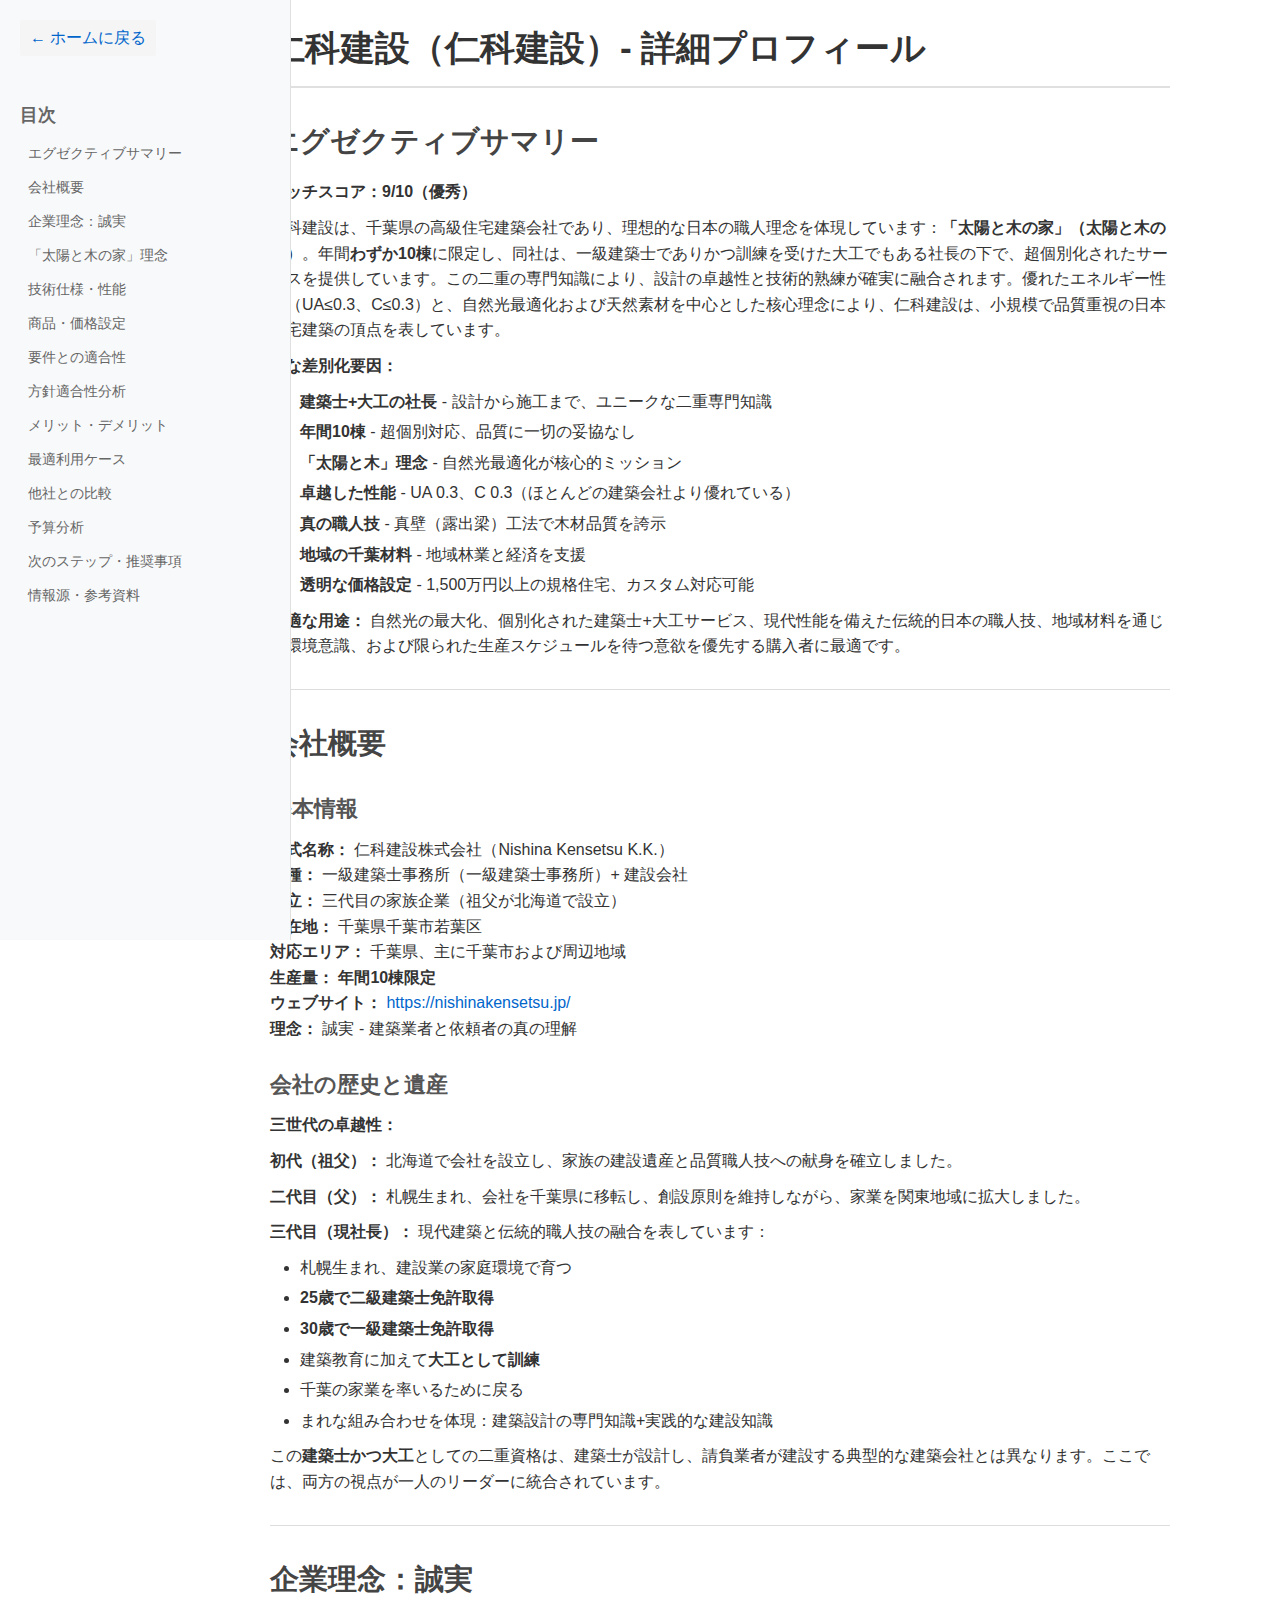
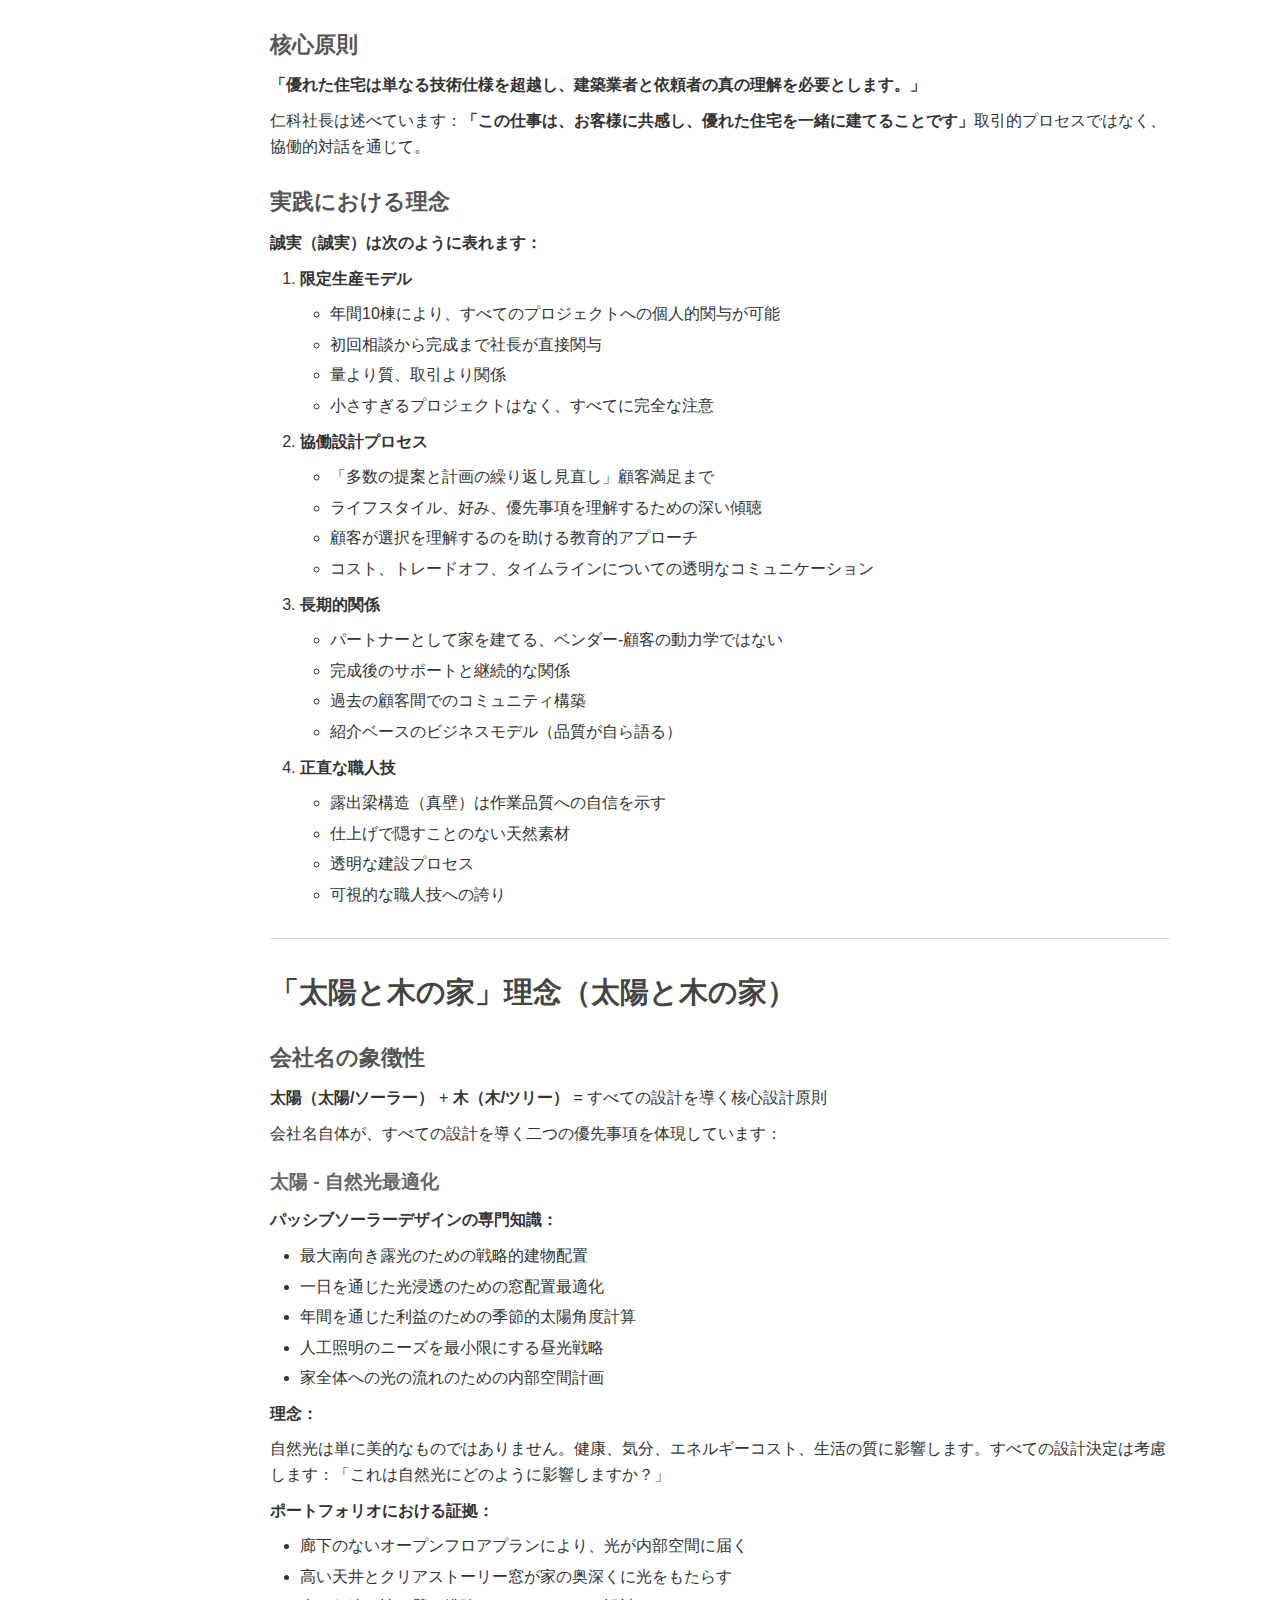
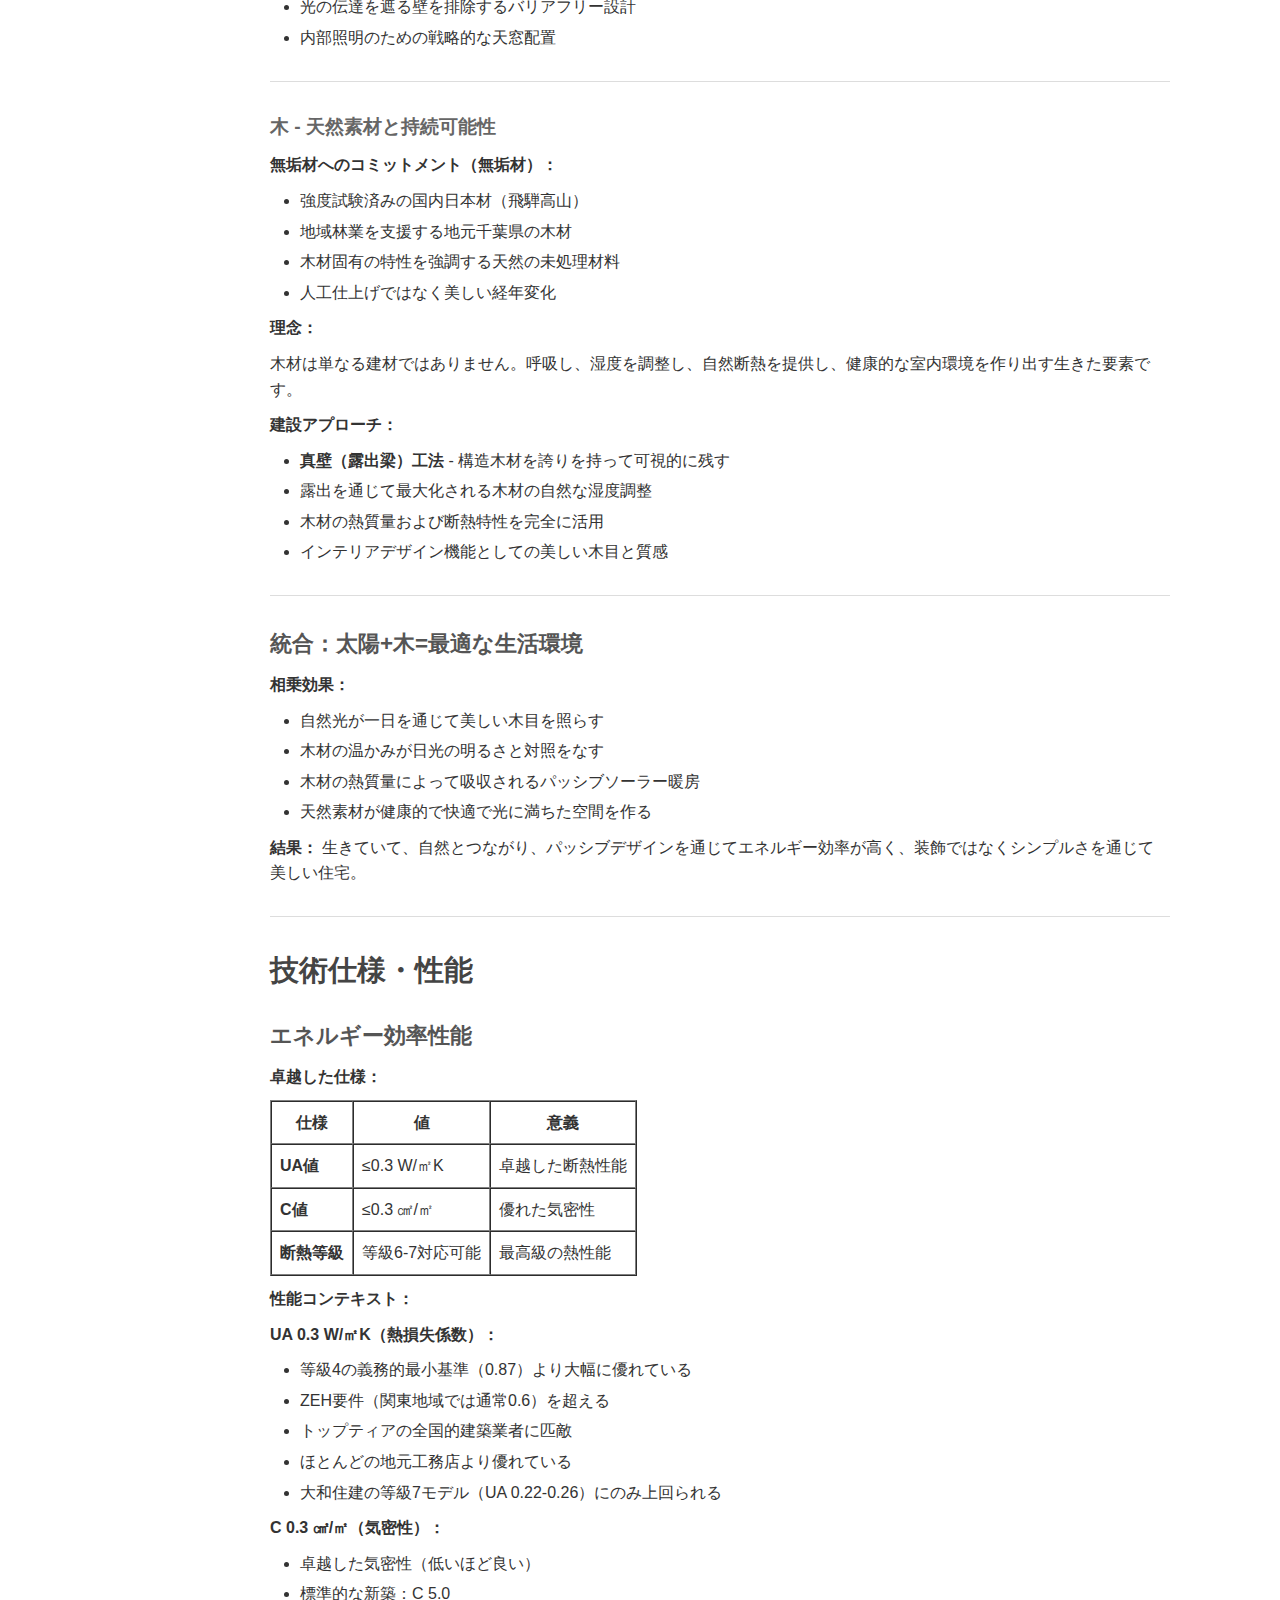
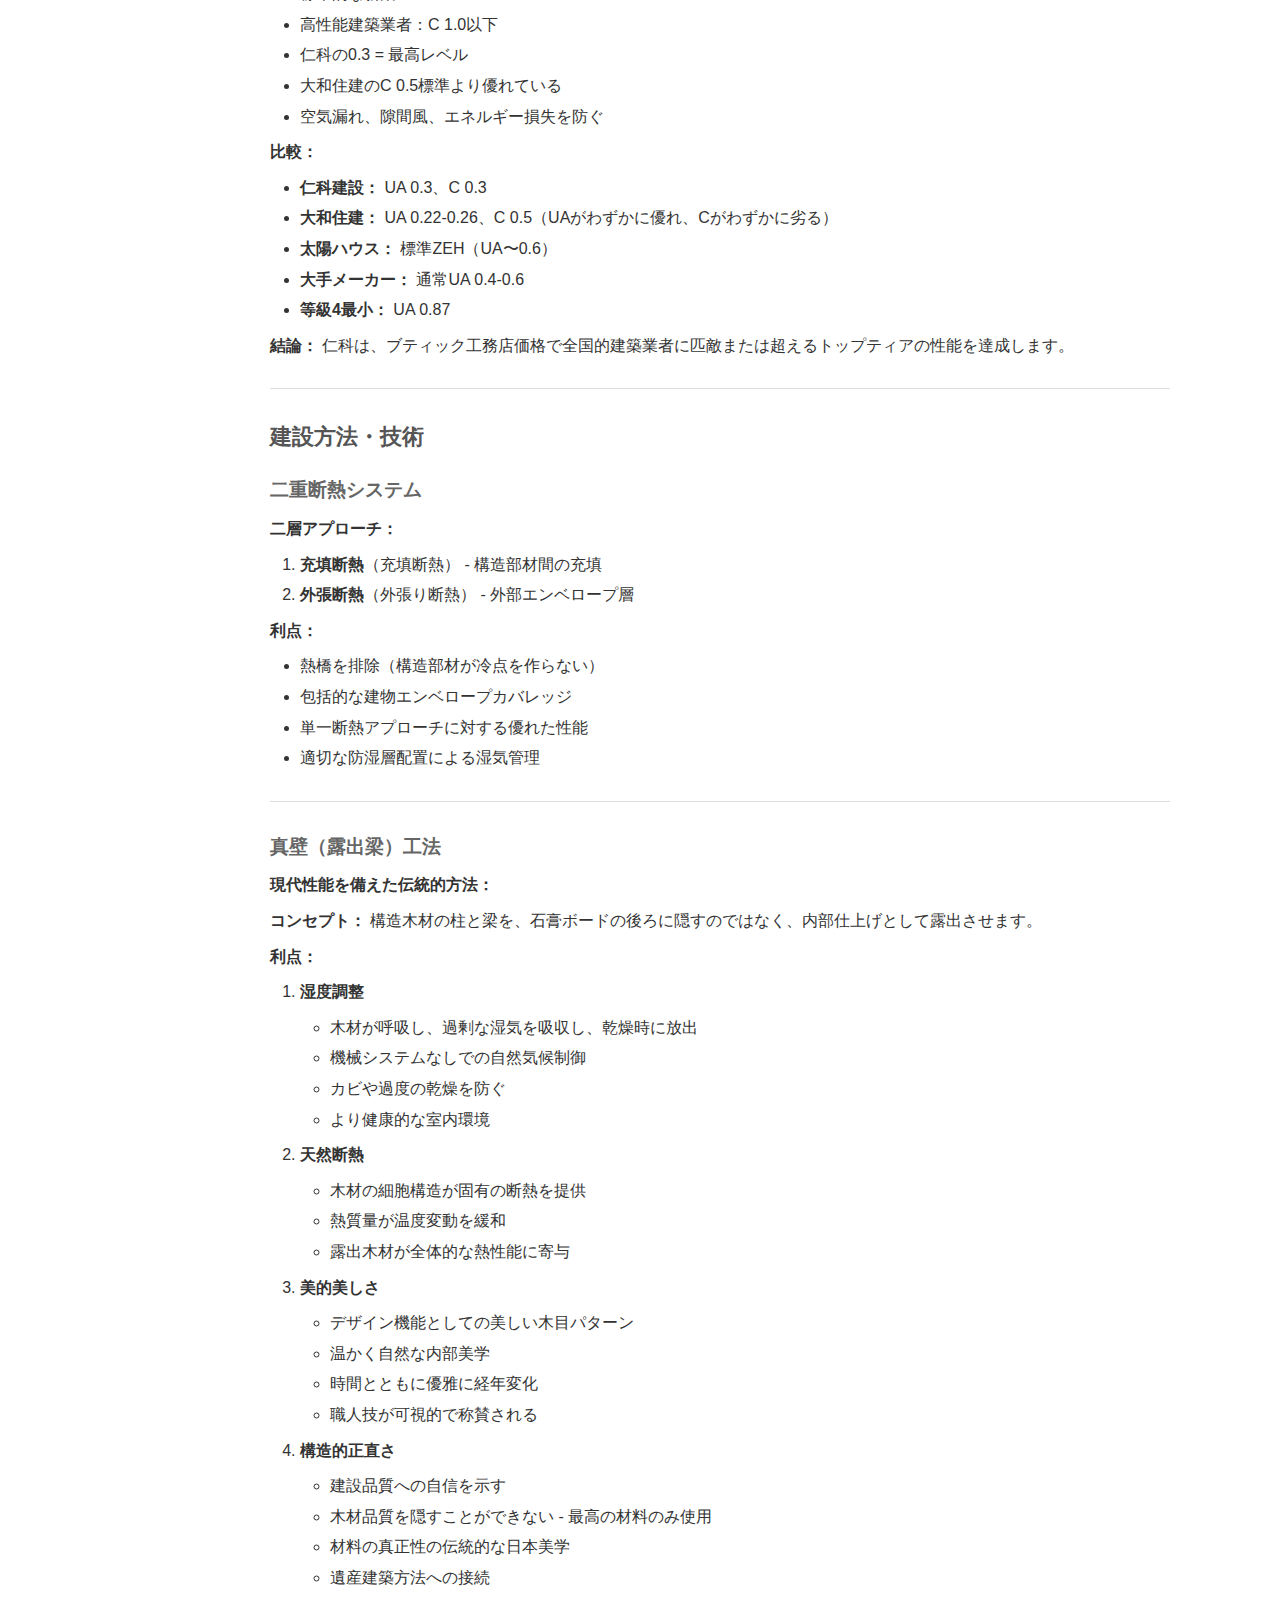
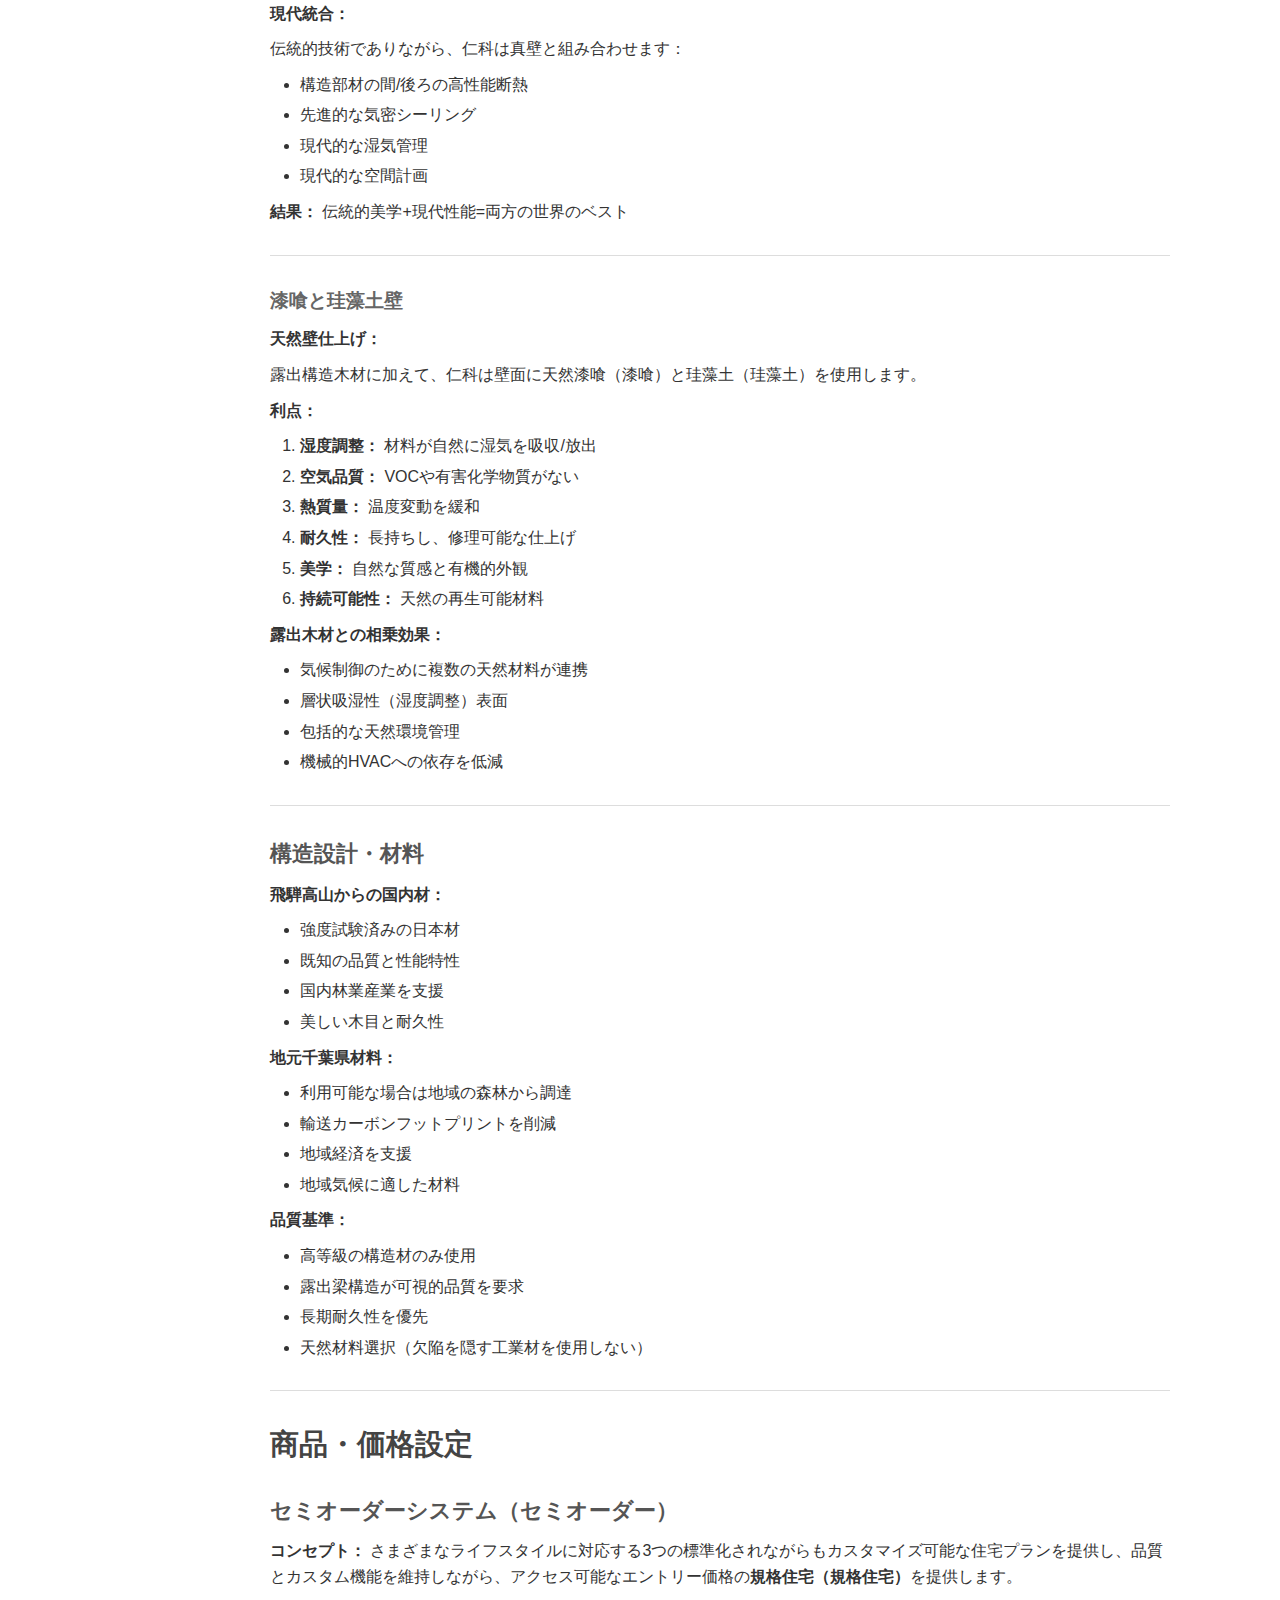
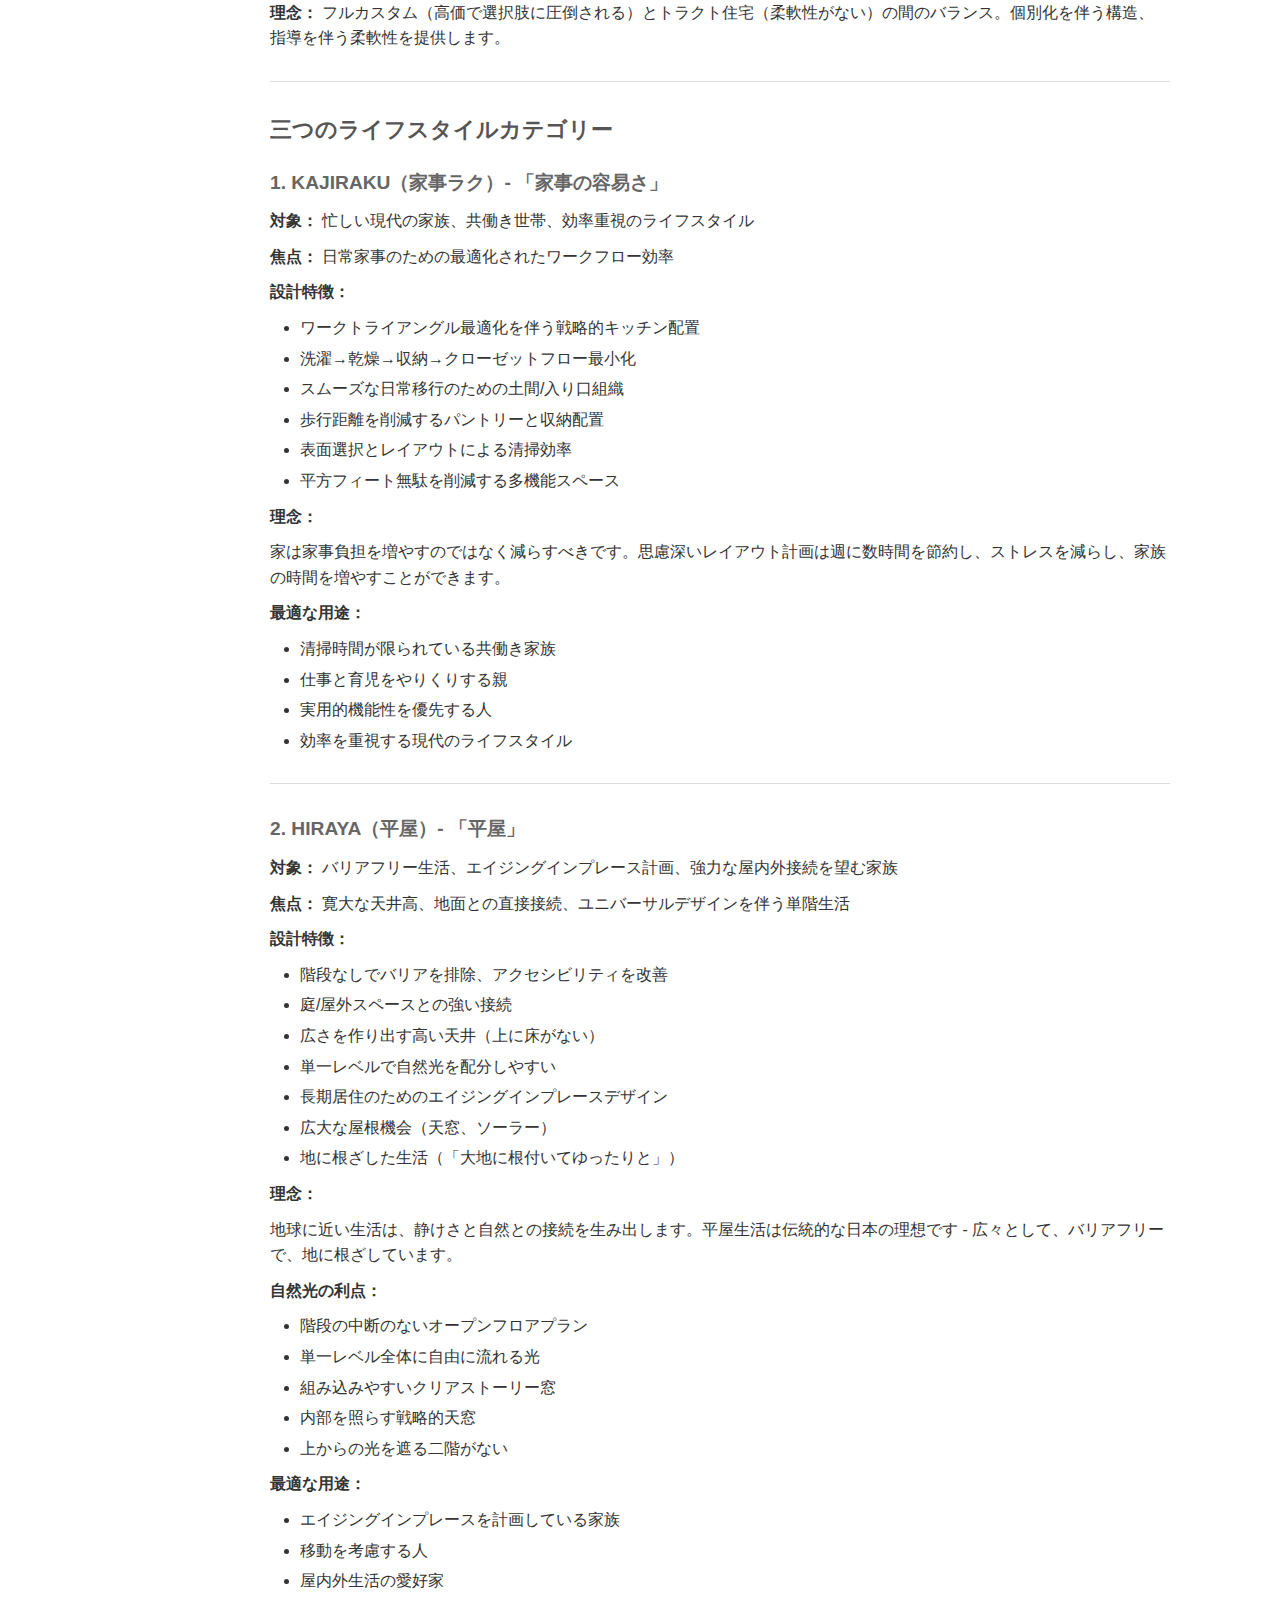
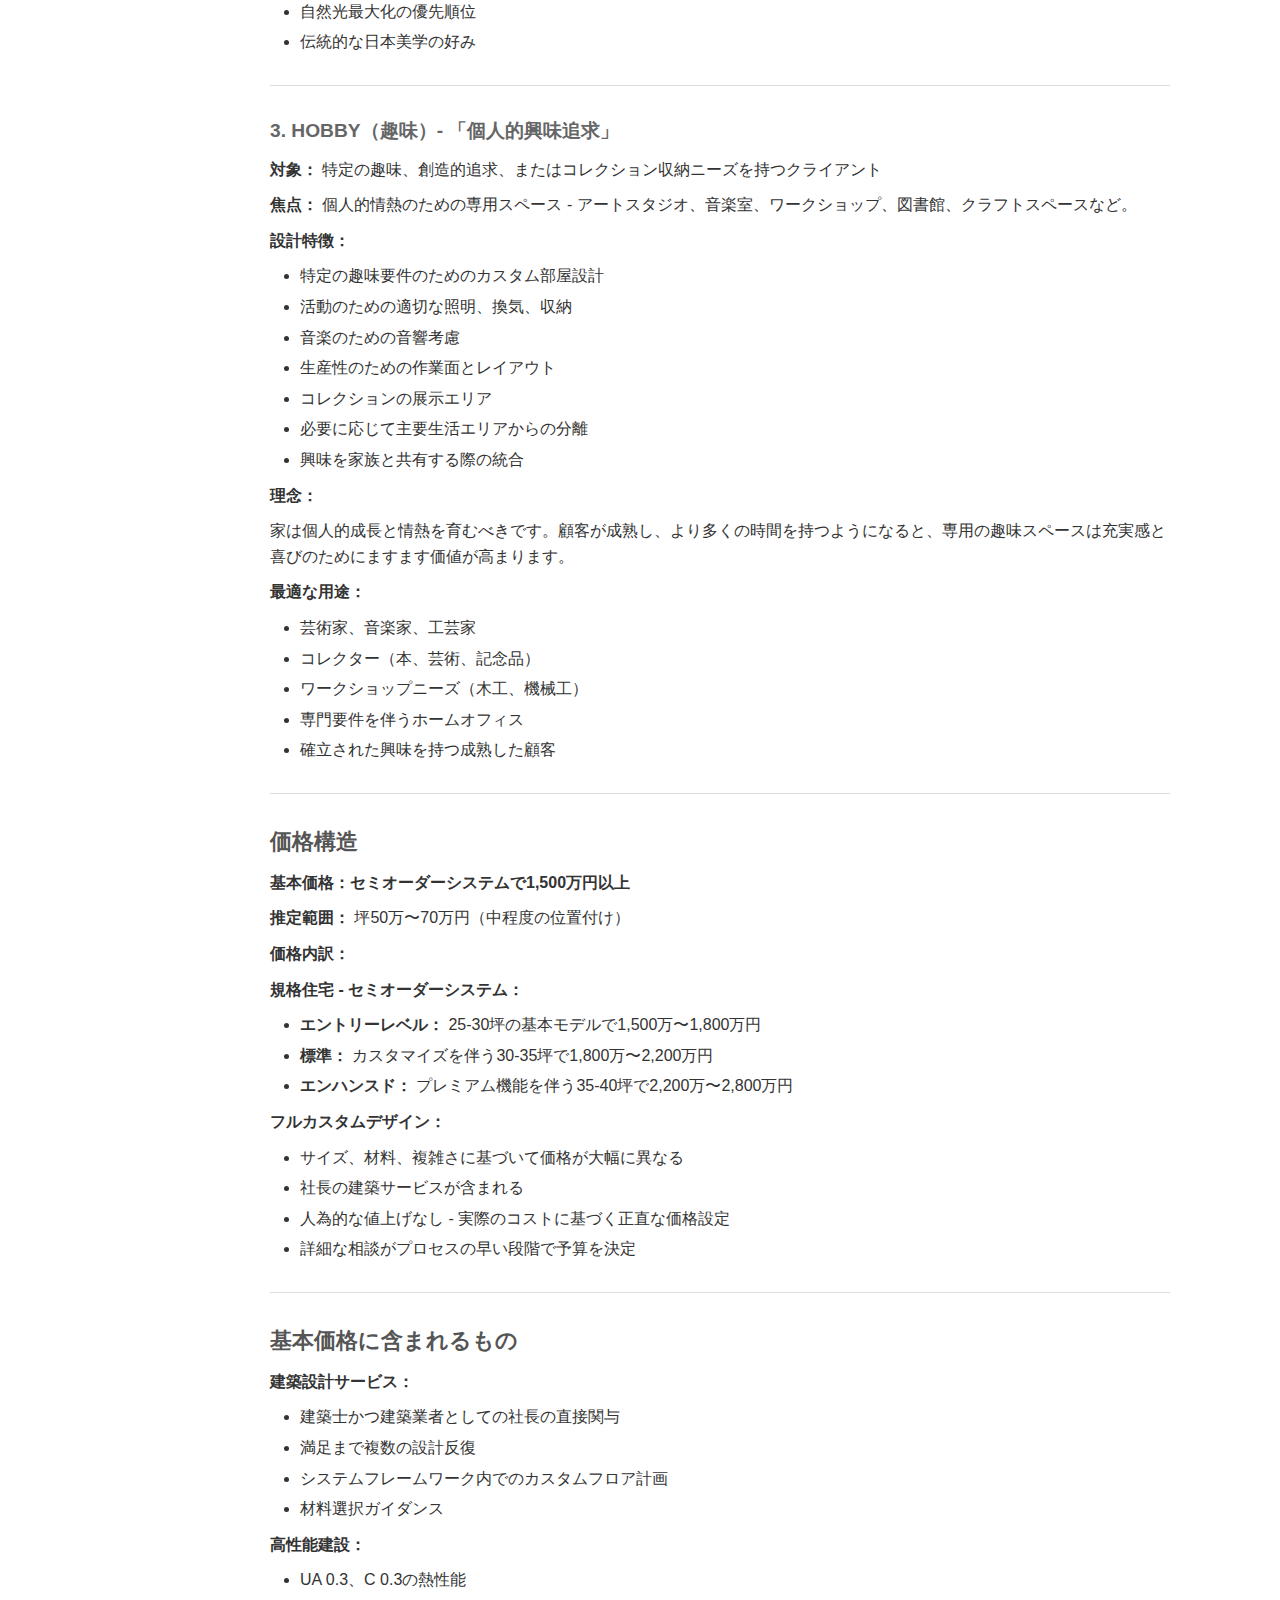
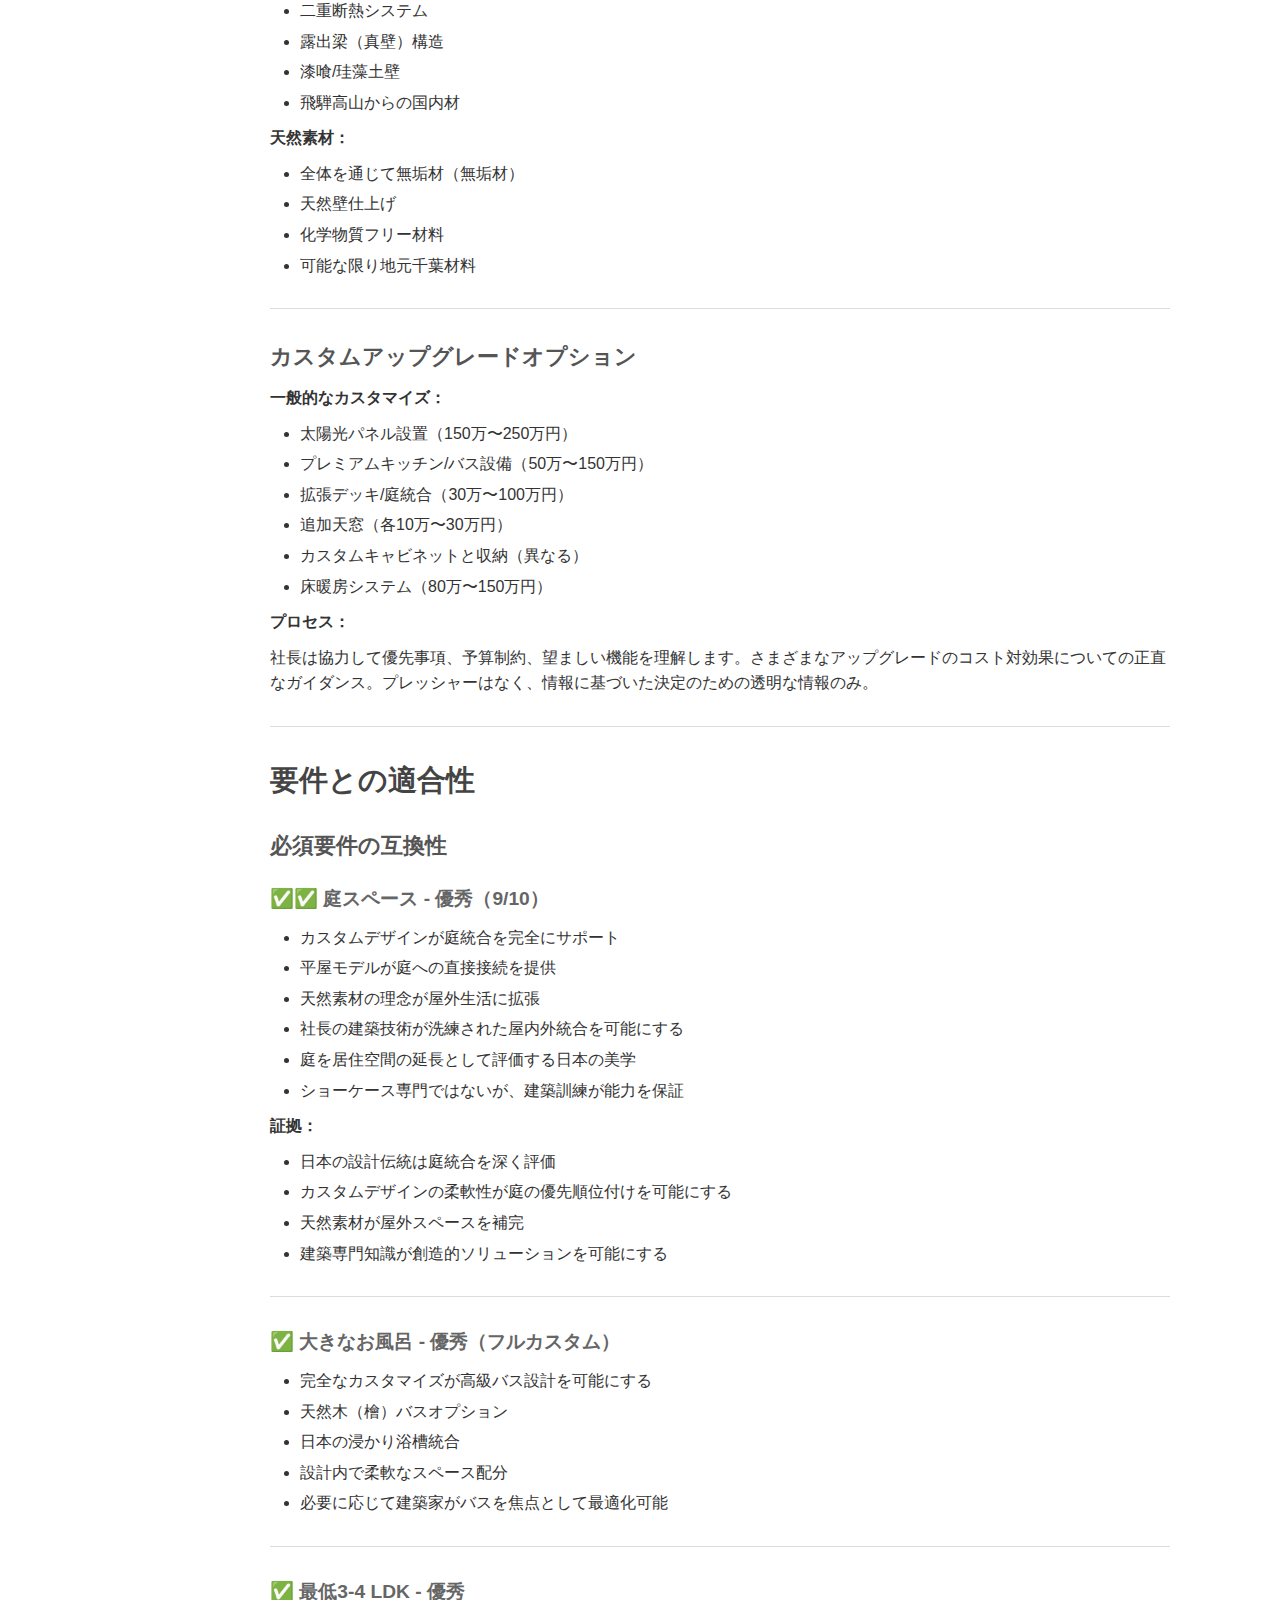
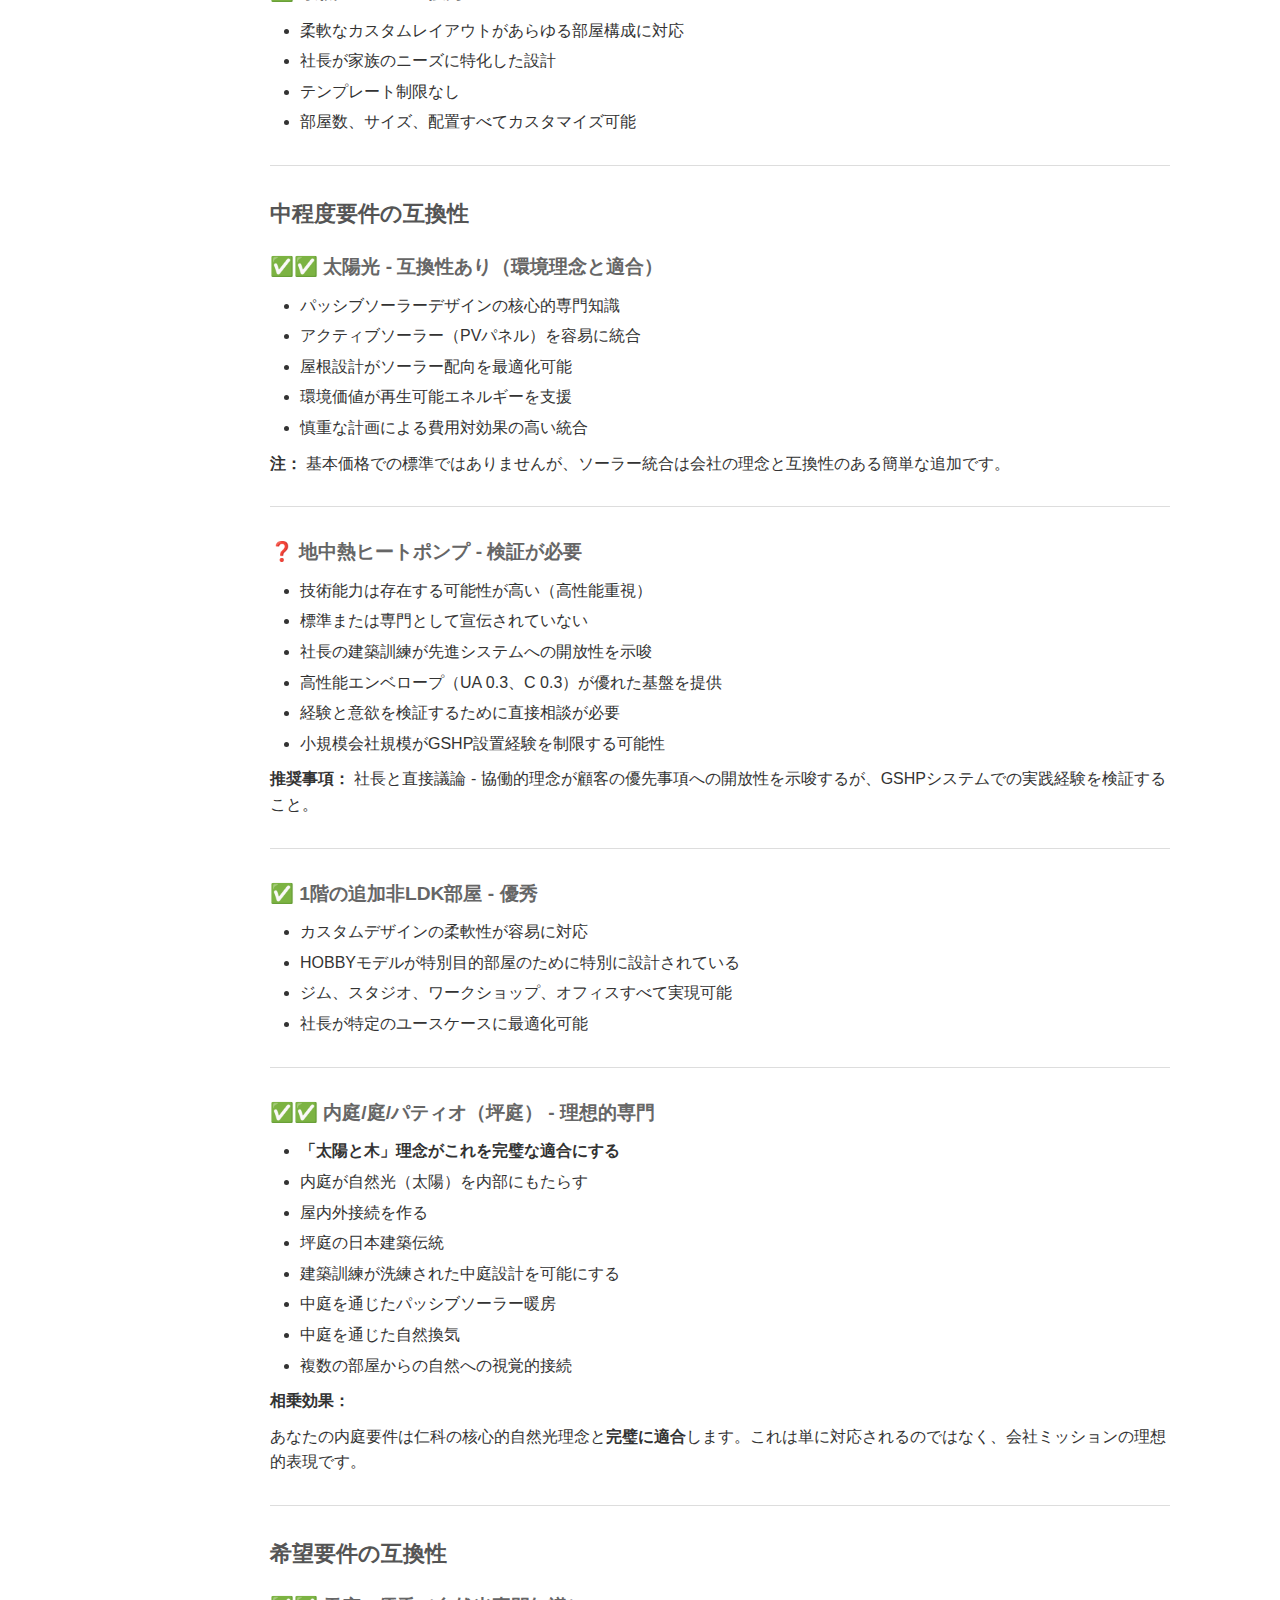
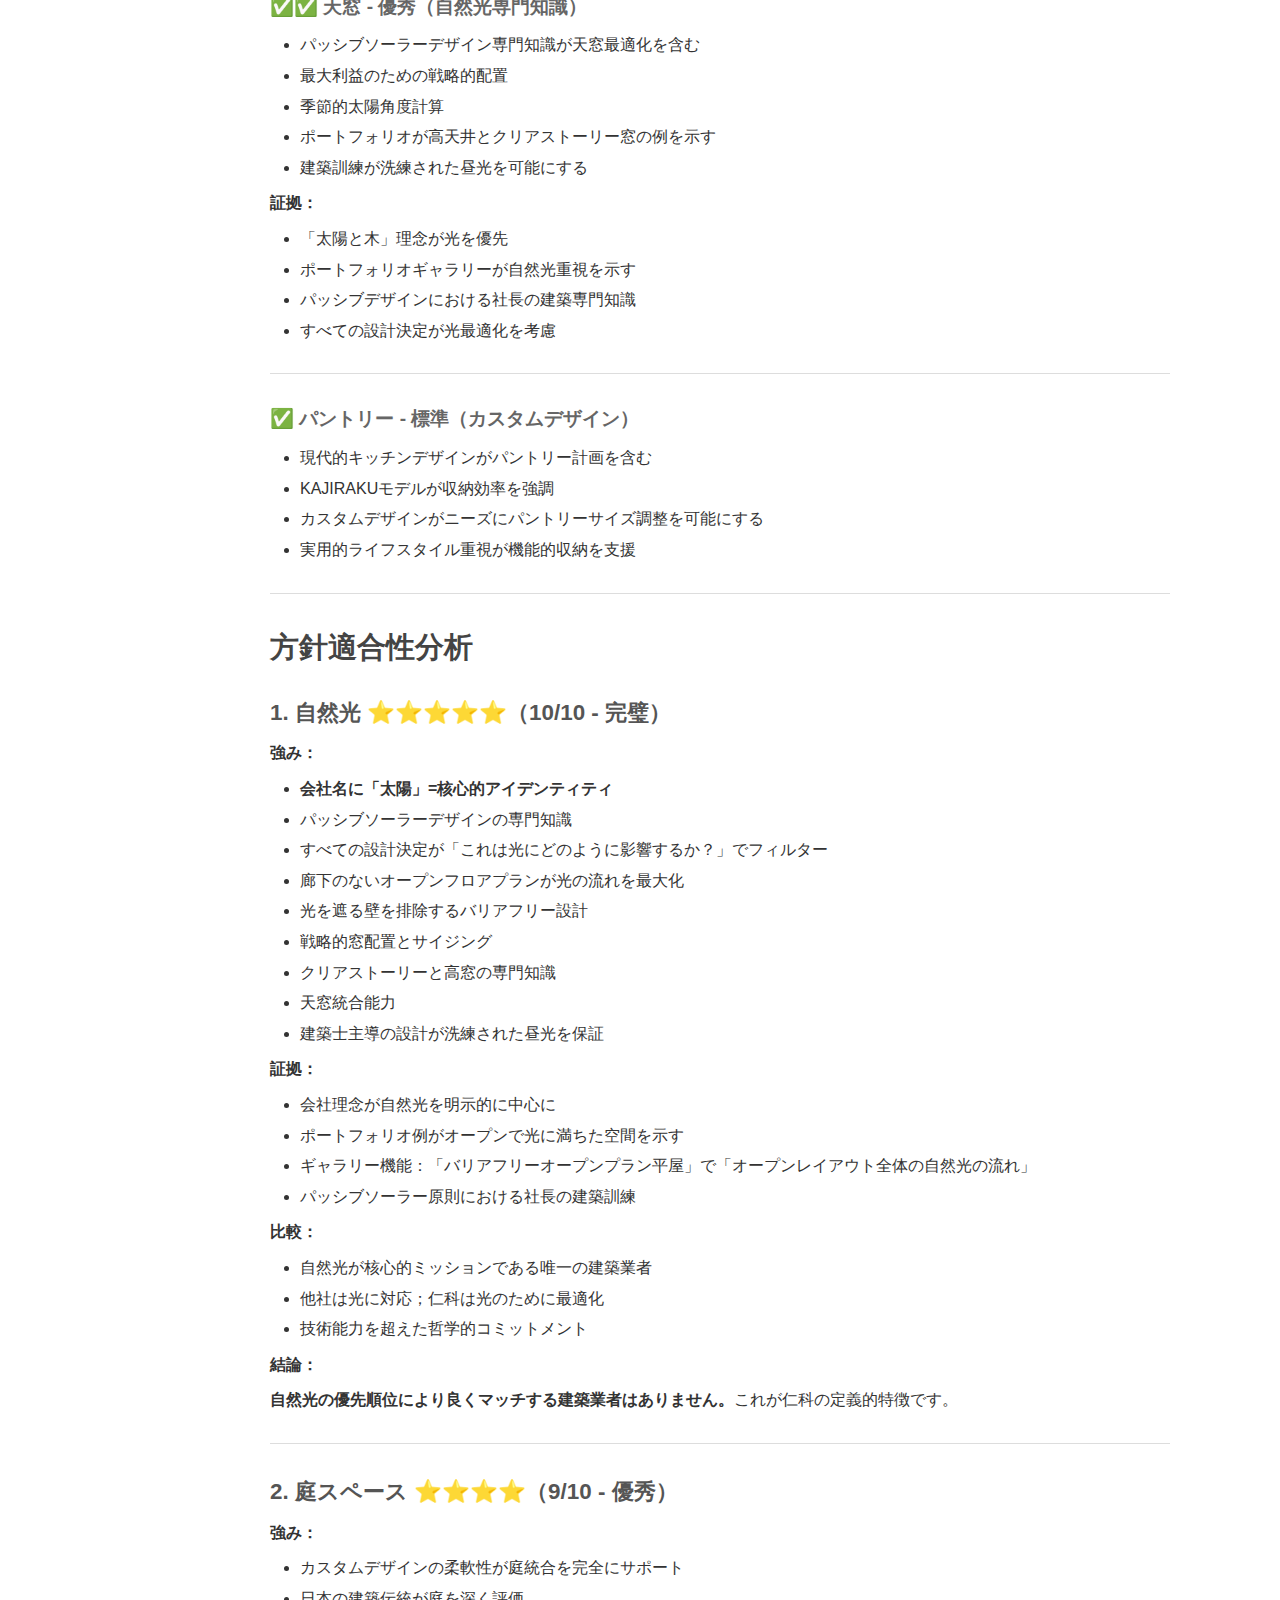
<file: docs/nishina-kensetsu.html>
<!DOCTYPE html>
<html lang="ja">
<head>
    <meta charset="UTF-8">
    <meta name="viewport" content="width=device-width, initial-scale=1.0">
    <title>仁科建設詳細プロフィール</title>
    <link rel="stylesheet" href="style.css">
</head>
<body>
    <div class="sidebar">
        <a href="index.html" class="back-link">← ホームに戻る</a>

        <div class="toc">
            <h3>目次</h3>
            <ul>
                <li><a href="#executive-summary">エグゼクティブサマリー</a></li>
                <li><a href="#company-overview">会社概要</a></li>
                <li><a href="#philosophy-sincerity">企業理念：誠実</a></li>
                <li><a href="#sun-wood-philosophy">「太陽と木の家」理念</a></li>
                <li><a href="#technical-specs">技術仕様・性能</a></li>
                <li><a href="#product-pricing">商品・価格設定</a></li>
                <li><a href="#requirements-alignment">要件との適合性</a></li>
                <li><a href="#tenets-alignment">方針適合性分析</a></li>
                <li><a href="#pros-cons">メリット・デメリット</a></li>
                <li><a href="#best-use-cases">最適利用ケース</a></li>
                <li><a href="#builder-comparison">他社との比較</a></li>
                <li><a href="#budget-analysis">予算分析</a></li>
                <li><a href="#next-steps">次のステップ・推奨事項</a></li>
                <li><a href="#sources">情報源・参考資料</a></li>
            </ul>
        </div>
    </div>

    <div class="content">
        <div class="content-inner">
            <h1 id="executive-summary">仁科建設（仁科建設）- 詳細プロフィール</h1>

<h2 id="executive-summary">エグゼクティブサマリー</h2>

<p><strong>マッチスコア：9/10（優秀）</strong></p>

<p>仁科建設は、千葉県の高級住宅建築会社であり、理想的な日本の職人理念を体現しています：<strong>「太陽と木の家」（太陽と木の家）</strong>。年間<strong>わずか10棟</strong>に限定し、同社は、一級建築士でありかつ訓練を受けた大工でもある社長の下で、超個別化されたサービスを提供しています。この二重の専門知識により、設計の卓越性と技術的熟練が確実に融合されます。優れたエネルギー性能（UA≤0.3、C≤0.3）と、自然光最適化および天然素材を中心とした核心理念により、仁科建設は、小規模で品質重視の日本住宅建築の頂点を表しています。</p>

<p><strong>主な差別化要因：</strong></p>
<ul>
    <li><strong>建築士+大工の社長</strong> - 設計から施工まで、ユニークな二重専門知識</li>
    <li><strong>年間10棟</strong> - 超個別対応、品質に一切の妥協なし</li>
    <li><strong>「太陽と木」理念</strong> - 自然光最適化が核心的ミッション</li>
    <li><strong>卓越した性能</strong> - UA 0.3、C 0.3（ほとんどの建築会社より優れている）</li>
    <li><strong>真の職人技</strong> - 真壁（露出梁）工法で木材品質を誇示</li>
    <li><strong>地域の千葉材料</strong> - 地域林業と経済を支援</li>
    <li><strong>透明な価格設定</strong> - 1,500万円以上の規格住宅、カスタム対応可能</li>
</ul>

<p><strong>最適な用途：</strong> 自然光の最大化、個別化された建築士+大工サービス、現代性能を備えた伝統的日本の職人技、地域材料を通じた環境意識、および限られた生産スケジュールを待つ意欲を優先する購入者に最適です。</p>

<hr>

<h2 id="company-overview">会社概要</h2>

<h3>基本情報</h3>

<p><strong>正式名称：</strong> 仁科建設株式会社（Nishina Kensetsu K.K.）<br>
<strong>業種：</strong> 一級建築士事務所（一級建築士事務所）+ 建設会社<br>
<strong>設立：</strong> 三代目の家族企業（祖父が北海道で設立）<br>
<strong>所在地：</strong> 千葉県千葉市若葉区<br>
<strong>対応エリア：</strong> 千葉県、主に千葉市および周辺地域<br>
<strong>生産量：</strong> <strong>年間10棟限定</strong><br>
<strong>ウェブサイト：</strong> <a href="https://nishinakensetsu.jp/">https://nishinakensetsu.jp/</a><br>
<strong>理念：</strong> 誠実 - 建築業者と依頼者の真の理解</p>

<h3>会社の歴史と遺産</h3>

<p><strong>三世代の卓越性：</strong></p>

<p><strong>初代（祖父）：</strong> 北海道で会社を設立し、家族の建設遺産と品質職人技への献身を確立しました。</p>

<p><strong>二代目（父）：</strong> 札幌生まれ、会社を千葉県に移転し、創設原則を維持しながら、家業を関東地域に拡大しました。</p>

<p><strong>三代目（現社長）：</strong> 現代建築と伝統的職人技の融合を表しています：</p>
<ul>
    <li>札幌生まれ、建設業の家庭環境で育つ</li>
    <li><strong>25歳で二級建築士免許取得</strong></li>
    <li><strong>30歳で一級建築士免許取得</strong></li>
    <li>建築教育に加えて<strong>大工として訓練</strong></li>
    <li>千葉の家業を率いるために戻る</li>
    <li>まれな組み合わせを体現：建築設計の専門知識+実践的な建設知識</li>
</ul>

<p>この<strong>建築士かつ大工</strong>としての二重資格は、建築士が設計し、請負業者が建設する典型的な建築会社とは異なります。ここでは、両方の視点が一人のリーダーに統合されています。</p>

<hr>

<h2 id="philosophy-sincerity">企業理念：誠実</h2>

<h3>核心原則</h3>

<p><strong>「優れた住宅は単なる技術仕様を超越し、建築業者と依頼者の真の理解を必要とします。」</strong></p>

<p>仁科社長は述べています：<strong>「この仕事は、お客様に共感し、優れた住宅を一緒に建てることです」</strong>取引的プロセスではなく、協働的対話を通じて。</p>

<h3>実践における理念</h3>

<p><strong>誠実（誠実）は次のように表れます：</strong></p>

<ol>
    <li><strong>限定生産モデル</strong>
        <ul>
            <li>年間10棟により、すべてのプロジェクトへの個人的関与が可能</li>
            <li>初回相談から完成まで社長が直接関与</li>
            <li>量より質、取引より関係</li>
            <li>小さすぎるプロジェクトはなく、すべてに完全な注意</li>
        </ul>
    </li>
    <li><strong>協働設計プロセス</strong>
        <ul>
            <li>「多数の提案と計画の繰り返し見直し」顧客満足まで</li>
            <li>ライフスタイル、好み、優先事項を理解するための深い傾聴</li>
            <li>顧客が選択を理解するのを助ける教育的アプローチ</li>
            <li>コスト、トレードオフ、タイムラインについての透明なコミュニケーション</li>
        </ul>
    </li>
    <li><strong>長期的関係</strong>
        <ul>
            <li>パートナーとして家を建てる、ベンダー-顧客の動力学ではない</li>
            <li>完成後のサポートと継続的な関係</li>
            <li>過去の顧客間でのコミュニティ構築</li>
            <li>紹介ベースのビジネスモデル（品質が自ら語る）</li>
        </ul>
    </li>
    <li><strong>正直な職人技</strong>
        <ul>
            <li>露出梁構造（真壁）は作業品質への自信を示す</li>
            <li>仕上げで隠すことのない天然素材</li>
            <li>透明な建設プロセス</li>
            <li>可視的な職人技への誇り</li>
        </ul>
    </li>
</ol>

<hr>

<h2 id="sun-wood-philosophy">「太陽と木の家」理念（太陽と木の家）</h2>

<h3>会社名の象徴性</h3>

<p><strong>太陽（太陽/ソーラー）</strong> + <strong>木（木/ツリー）</strong> = すべての設計を導く核心設計原則</p>

<p>会社名自体が、すべての設計を導く二つの優先事項を体現しています：</p>

<h4>太陽 - 自然光最適化</h4>

<p><strong>パッシブソーラーデザインの専門知識：</strong></p>
<ul>
    <li>最大南向き露光のための戦略的建物配置</li>
    <li>一日を通じた光浸透のための窓配置最適化</li>
    <li>年間を通じた利益のための季節的太陽角度計算</li>
    <li>人工照明のニーズを最小限にする昼光戦略</li>
    <li>家全体への光の流れのための内部空間計画</li>
</ul>

<p><strong>理念：</strong></p>
<p>自然光は単に美的なものではありません。健康、気分、エネルギーコスト、生活の質に影響します。すべての設計決定は考慮します：「これは自然光にどのように影響しますか？」</p>

<p><strong>ポートフォリオにおける証拠：</strong></p>
<ul>
    <li>廊下のないオープンフロアプランにより、光が内部空間に届く</li>
    <li>高い天井とクリアストーリー窓が家の奥深くに光をもたらす</li>
    <li>光の伝達を遮る壁を排除するバリアフリー設計</li>
    <li>内部照明のための戦略的な天窓配置</li>
</ul>

<hr>

<h4>木 - 天然素材と持続可能性</h4>

<p><strong>無垢材へのコミットメント（無垢材）：</strong></p>
<ul>
    <li>強度試験済みの国内日本材（飛騨高山）</li>
    <li>地域林業を支援する地元千葉県の木材</li>
    <li>木材固有の特性を強調する天然の未処理材料</li>
    <li>人工仕上げではなく美しい経年変化</li>
</ul>

<p><strong>理念：</strong></p>
<p>木材は単なる建材ではありません。呼吸し、湿度を調整し、自然断熱を提供し、健康的な室内環境を作り出す生きた要素です。</p>

<p><strong>建設アプローチ：</strong></p>
<ul>
    <li><strong>真壁（露出梁）工法</strong> - 構造木材を誇りを持って可視的に残す</li>
    <li>露出を通じて最大化される木材の自然な湿度調整</li>
    <li>木材の熱質量および断熱特性を完全に活用</li>
    <li>インテリアデザイン機能としての美しい木目と質感</li>
</ul>

<hr>

<h3>統合：太陽+木=最適な生活環境</h3>

<p><strong>相乗効果：</strong></p>
<ul>
    <li>自然光が一日を通じて美しい木目を照らす</li>
    <li>木材の温かみが日光の明るさと対照をなす</li>
    <li>木材の熱質量によって吸収されるパッシブソーラー暖房</li>
    <li>天然素材が健康的で快適で光に満ちた空間を作る</li>
</ul>

<p><strong>結果：</strong> 生きていて、自然とつながり、パッシブデザインを通じてエネルギー効率が高く、装飾ではなくシンプルさを通じて美しい住宅。</p>

<hr>

<h2 id="technical-specs">技術仕様・性能</h2>

<h3>エネルギー効率性能</h3>

<p><strong>卓越した仕様：</strong></p>

<table border="1" cellpadding="8" cellspacing="0">
    <thead>
        <tr>
            <th>仕様</th>
            <th>値</th>
            <th>意義</th>
        </tr>
    </thead>
    <tbody>
        <tr>
            <td><strong>UA値</strong></td>
            <td>≤0.3 W/㎡K</td>
            <td>卓越した断熱性能</td>
        </tr>
        <tr>
            <td><strong>C値</strong></td>
            <td>≤0.3 ㎠/㎡</td>
            <td>優れた気密性</td>
        </tr>
        <tr>
            <td><strong>断熱等級</strong></td>
            <td>等級6-7対応可能</td>
            <td>最高級の熱性能</td>
        </tr>
    </tbody>
</table>

<p><strong>性能コンテキスト：</strong></p>

<p><strong>UA 0.3 W/㎡K（熱損失係数）：</strong></p>
<ul>
    <li>等級4の義務的最小基準（0.87）より大幅に優れている</li>
    <li>ZEH要件（関東地域では通常0.6）を超える</li>
    <li>トップティアの全国的建築業者に匹敵</li>
    <li>ほとんどの地元工務店より優れている</li>
    <li>大和住建の等級7モデル（UA 0.22-0.26）にのみ上回られる</li>
</ul>

<p><strong>C 0.3 ㎠/㎡（気密性）：</strong></p>
<ul>
    <li>卓越した気密性（低いほど良い）</li>
    <li>標準的な新築：C 5.0</li>
    <li>高性能建築業者：C 1.0以下</li>
    <li>仁科の0.3 = 最高レベル</li>
    <li>大和住建のC 0.5標準より優れている</li>
    <li>空気漏れ、隙間風、エネルギー損失を防ぐ</li>
</ul>

<p><strong>比較：</strong></p>
<ul>
    <li><strong>仁科建設：</strong> UA 0.3、C 0.3</li>
    <li><strong>大和住建：</strong> UA 0.22-0.26、C 0.5（UAがわずかに優れ、Cがわずかに劣る）</li>
    <li><strong>太陽ハウス：</strong> 標準ZEH（UA〜0.6）</li>
    <li><strong>大手メーカー：</strong> 通常UA 0.4-0.6</li>
    <li><strong>等級4最小：</strong> UA 0.87</li>
</ul>

<p><strong>結論：</strong> 仁科は、ブティック工務店価格で全国的建築業者に匹敵または超えるトップティアの性能を達成します。</p>

<hr>

<h3>建設方法・技術</h3>

<h4>二重断熱システム</h4>

<p><strong>二層アプローチ：</strong></p>
<ol>
    <li><strong>充填断熱</strong>（充填断熱） - 構造部材間の充填</li>
    <li><strong>外張断熱</strong>（外張り断熱） - 外部エンベロープ層</li>
</ol>

<p><strong>利点：</strong></p>
<ul>
    <li>熱橋を排除（構造部材が冷点を作らない）</li>
    <li>包括的な建物エンベロープカバレッジ</li>
    <li>単一断熱アプローチに対する優れた性能</li>
    <li>適切な防湿層配置による湿気管理</li>
</ul>

<hr>

<h4>真壁（露出梁）工法</h4>

<p><strong>現代性能を備えた伝統的方法：</strong></p>

<p><strong>コンセプト：</strong> 構造木材の柱と梁を、石膏ボードの後ろに隠すのではなく、内部仕上げとして露出させます。</p>

<p><strong>利点：</strong></p>
<ol>
    <li><strong>湿度調整</strong>
        <ul>
            <li>木材が呼吸し、過剰な湿気を吸収し、乾燥時に放出</li>
            <li>機械システムなしでの自然気候制御</li>
            <li>カビや過度の乾燥を防ぐ</li>
            <li>より健康的な室内環境</li>
        </ul>
    </li>
    <li><strong>天然断熱</strong>
        <ul>
            <li>木材の細胞構造が固有の断熱を提供</li>
            <li>熱質量が温度変動を緩和</li>
            <li>露出木材が全体的な熱性能に寄与</li>
        </ul>
    </li>
    <li><strong>美的美しさ</strong>
        <ul>
            <li>デザイン機能としての美しい木目パターン</li>
            <li>温かく自然な内部美学</li>
            <li>時間とともに優雅に経年変化</li>
            <li>職人技が可視的で称賛される</li>
        </ul>
    </li>
    <li><strong>構造的正直さ</strong>
        <ul>
            <li>建設品質への自信を示す</li>
            <li>木材品質を隠すことができない - 最高の材料のみ使用</li>
            <li>材料の真正性の伝統的な日本美学</li>
            <li>遺産建築方法への接続</li>
        </ul>
    </li>
</ol>

<p><strong>現代統合：</strong></p>
<p>伝統的技術でありながら、仁科は真壁と組み合わせます：</p>
<ul>
    <li>構造部材の間/後ろの高性能断熱</li>
    <li>先進的な気密シーリング</li>
    <li>現代的な湿気管理</li>
    <li>現代的な空間計画</li>
</ul>

<p><strong>結果：</strong> 伝統的美学+現代性能=両方の世界のベスト</p>

<hr>

<h4>漆喰と珪藻土壁</h4>

<p><strong>天然壁仕上げ：</strong></p>

<p>露出構造木材に加えて、仁科は壁面に天然漆喰（漆喰）と珪藻土（珪藻土）を使用します。</p>

<p><strong>利点：</strong></p>
<ol>
    <li><strong>湿度調整：</strong> 材料が自然に湿気を吸収/放出</li>
    <li><strong>空気品質：</strong> VOCや有害化学物質がない</li>
    <li><strong>熱質量：</strong> 温度変動を緩和</li>
    <li><strong>耐久性：</strong> 長持ちし、修理可能な仕上げ</li>
    <li><strong>美学：</strong> 自然な質感と有機的外観</li>
    <li><strong>持続可能性：</strong> 天然の再生可能材料</li>
</ol>

<p><strong>露出木材との相乗効果：</strong></p>
<ul>
    <li>気候制御のために複数の天然材料が連携</li>
    <li>層状吸湿性（湿度調整）表面</li>
    <li>包括的な天然環境管理</li>
    <li>機械的HVACへの依存を低減</li>
</ul>

<hr>

<h3>構造設計・材料</h3>

<p><strong>飛騨高山からの国内材：</strong></p>
<ul>
    <li>強度試験済みの日本材</li>
    <li>既知の品質と性能特性</li>
    <li>国内林業産業を支援</li>
    <li>美しい木目と耐久性</li>
</ul>

<p><strong>地元千葉県材料：</strong></p>
<ul>
    <li>利用可能な場合は地域の森林から調達</li>
    <li>輸送カーボンフットプリントを削減</li>
    <li>地域経済を支援</li>
    <li>地域気候に適した材料</li>
</ul>

<p><strong>品質基準：</strong></p>
<ul>
    <li>高等級の構造材のみ使用</li>
    <li>露出梁構造が可視的品質を要求</li>
    <li>長期耐久性を優先</li>
    <li>天然材料選択（欠陥を隠す工業材を使用しない）</li>
</ul>

<hr>

<h2 id="product-pricing">商品・価格設定</h2>

<h3>セミオーダーシステム（セミオーダー）</h3>

<p><strong>コンセプト：</strong> さまざまなライフスタイルに対応する3つの標準化されながらもカスタマイズ可能な住宅プランを提供し、品質とカスタム機能を維持しながら、アクセス可能なエントリー価格の<strong>規格住宅（規格住宅）</strong>を提供します。</p>

<p><strong>理念：</strong> フルカスタム（高価で選択肢に圧倒される）とトラクト住宅（柔軟性がない）の間のバランス。個別化を伴う構造、指導を伴う柔軟性を提供します。</p>

<hr>

<h3>三つのライフスタイルカテゴリー</h3>

<h4>1. KAJIRAKU（家事ラク）- 「家事の容易さ」</h4>

<p><strong>対象：</strong> 忙しい現代の家族、共働き世帯、効率重視のライフスタイル</p>

<p><strong>焦点：</strong> 日常家事のための最適化されたワークフロー効率</p>

<p><strong>設計特徴：</strong></p>
<ul>
    <li>ワークトライアングル最適化を伴う戦略的キッチン配置</li>
    <li>洗濯→乾燥→収納→クローゼットフロー最小化</li>
    <li>スムーズな日常移行のための土間/入り口組織</li>
    <li>歩行距離を削減するパントリーと収納配置</li>
    <li>表面選択とレイアウトによる清掃効率</li>
    <li>平方フィート無駄を削減する多機能スペース</li>
</ul>

<p><strong>理念：</strong></p>
<p>家は家事負担を増やすのではなく減らすべきです。思慮深いレイアウト計画は週に数時間を節約し、ストレスを減らし、家族の時間を増やすことができます。</p>

<p><strong>最適な用途：</strong></p>
<ul>
    <li>清掃時間が限られている共働き家族</li>
    <li>仕事と育児をやりくりする親</li>
    <li>実用的機能性を優先する人</li>
    <li>効率を重視する現代のライフスタイル</li>
</ul>

<hr>

<h4>2. HIRAYA（平屋）- 「平屋」</h4>

<p><strong>対象：</strong> バリアフリー生活、エイジングインプレース計画、強力な屋内外接続を望む家族</p>

<p><strong>焦点：</strong> 寛大な天井高、地面との直接接続、ユニバーサルデザインを伴う単階生活</p>

<p><strong>設計特徴：</strong></p>
<ul>
    <li>階段なしでバリアを排除、アクセシビリティを改善</li>
    <li>庭/屋外スペースとの強い接続</li>
    <li>広さを作り出す高い天井（上に床がない）</li>
    <li>単一レベルで自然光を配分しやすい</li>
    <li>長期居住のためのエイジングインプレースデザイン</li>
    <li>広大な屋根機会（天窓、ソーラー）</li>
    <li>地に根ざした生活（「大地に根付いてゆったりと」）</li>
</ul>

<p><strong>理念：</strong></p>
<p>地球に近い生活は、静けさと自然との接続を生み出します。平屋生活は伝統的な日本の理想です - 広々として、バリアフリーで、地に根ざしています。</p>

<p><strong>自然光の利点：</strong></p>
<ul>
    <li>階段の中断のないオープンフロアプラン</li>
    <li>単一レベル全体に自由に流れる光</li>
    <li>組み込みやすいクリアストーリー窓</li>
    <li>内部を照らす戦略的天窓</li>
    <li>上からの光を遮る二階がない</li>
</ul>

<p><strong>最適な用途：</strong></p>
<ul>
    <li>エイジングインプレースを計画している家族</li>
    <li>移動を考慮する人</li>
    <li>屋内外生活の愛好家</li>
    <li>自然光最大化の優先順位</li>
    <li>伝統的な日本美学の好み</li>
</ul>

<hr>

<h4>3. HOBBY（趣味）- 「個人的興味追求」</h4>

<p><strong>対象：</strong> 特定の趣味、創造的追求、またはコレクション収納ニーズを持つクライアント</p>

<p><strong>焦点：</strong> 個人的情熱のための専用スペース - アートスタジオ、音楽室、ワークショップ、図書館、クラフトスペースなど。</p>

<p><strong>設計特徴：</strong></p>
<ul>
    <li>特定の趣味要件のためのカスタム部屋設計</li>
    <li>活動のための適切な照明、換気、収納</li>
    <li>音楽のための音響考慮</li>
    <li>生産性のための作業面とレイアウト</li>
    <li>コレクションの展示エリア</li>
    <li>必要に応じて主要生活エリアからの分離</li>
    <li>興味を家族と共有する際の統合</li>
</ul>

<p><strong>理念：</strong></p>
<p>家は個人的成長と情熱を育むべきです。顧客が成熟し、より多くの時間を持つようになると、専用の趣味スペースは充実感と喜びのためにますます価値が高まります。</p>

<p><strong>最適な用途：</strong></p>
<ul>
    <li>芸術家、音楽家、工芸家</li>
    <li>コレクター（本、芸術、記念品）</li>
    <li>ワークショップニーズ（木工、機械工）</li>
    <li>専門要件を伴うホームオフィス</li>
    <li>確立された興味を持つ成熟した顧客</li>
</ul>

<hr>

<h3>価格構造</h3>

<p><strong>基本価格：セミオーダーシステムで1,500万円以上</strong></p>

<p><strong>推定範囲：</strong> 坪50万〜70万円（中程度の位置付け）</p>

<p><strong>価格内訳：</strong></p>

<p><strong>規格住宅 - セミオーダーシステム：</strong></p>
<ul>
    <li><strong>エントリーレベル：</strong> 25-30坪の基本モデルで1,500万〜1,800万円</li>
    <li><strong>標準：</strong> カスタマイズを伴う30-35坪で1,800万〜2,200万円</li>
    <li><strong>エンハンスド：</strong> プレミアム機能を伴う35-40坪で2,200万〜2,800万円</li>
</ul>

<p><strong>フルカスタムデザイン：</strong></p>
<ul>
    <li>サイズ、材料、複雑さに基づいて価格が大幅に異なる</li>
    <li>社長の建築サービスが含まれる</li>
    <li>人為的な値上げなし - 実際のコストに基づく正直な価格設定</li>
    <li>詳細な相談がプロセスの早い段階で予算を決定</li>
</ul>

<hr>

<h3>基本価格に含まれるもの</h3>

<p><strong>建築設計サービス：</strong></p>
<ul>
    <li>建築士かつ建築業者としての社長の直接関与</li>
    <li>満足まで複数の設計反復</li>
    <li>システムフレームワーク内でのカスタムフロア計画</li>
    <li>材料選択ガイダンス</li>
</ul>

<p><strong>高性能建設：</strong></p>
<ul>
    <li>UA 0.3、C 0.3の熱性能</li>
    <li>二重断熱システム</li>
    <li>露出梁（真壁）構造</li>
    <li>漆喰/珪藻土壁</li>
    <li>飛騨高山からの国内材</li>
</ul>

<p><strong>天然素材：</strong></p>
<ul>
    <li>全体を通じて無垢材（無垢材）</li>
    <li>天然壁仕上げ</li>
    <li>化学物質フリー材料</li>
    <li>可能な限り地元千葉材料</li>
</ul>

<hr>

<h3>カスタムアップグレードオプション</h3>

<p><strong>一般的なカスタマイズ：</strong></p>
<ul>
    <li>太陽光パネル設置（150万〜250万円）</li>
    <li>プレミアムキッチン/バス設備（50万〜150万円）</li>
    <li>拡張デッキ/庭統合（30万〜100万円）</li>
    <li>追加天窓（各10万〜30万円）</li>
    <li>カスタムキャビネットと収納（異なる）</li>
    <li>床暖房システム（80万〜150万円）</li>
</ul>

<p><strong>プロセス：</strong></p>
<p>社長は協力して優先事項、予算制約、望ましい機能を理解します。さまざまなアップグレードのコスト対効果についての正直なガイダンス。プレッシャーはなく、情報に基づいた決定のための透明な情報のみ。</p>

<hr>

<h2 id="requirements-alignment">要件との適合性</h2>

<h3>必須要件の互換性</h3>

<h4>✅✅ <strong>庭スペース</strong> - <strong>優秀（9/10）</strong></h4>

<ul>
    <li>カスタムデザインが庭統合を完全にサポート</li>
    <li>平屋モデルが庭への直接接続を提供</li>
    <li>天然素材の理念が屋外生活に拡張</li>
    <li>社長の建築技術が洗練された屋内外統合を可能にする</li>
    <li>庭を居住空間の延長として評価する日本の美学</li>
    <li>ショーケース専門ではないが、建築訓練が能力を保証</li>
</ul>

<p><strong>証拠：</strong></p>
<ul>
    <li>日本の設計伝統は庭統合を深く評価</li>
    <li>カスタムデザインの柔軟性が庭の優先順位付けを可能にする</li>
    <li>天然素材が屋外スペースを補完</li>
    <li>建築専門知識が創造的ソリューションを可能にする</li>
</ul>

<hr>

<h4>✅ <strong>大きなお風呂</strong> - <strong>優秀（フルカスタム）</strong></h4>

<ul>
    <li>完全なカスタマイズが高級バス設計を可能にする</li>
    <li>天然木（檜）バスオプション</li>
    <li>日本の浸かり浴槽統合</li>
    <li>設計内で柔軟なスペース配分</li>
    <li>必要に応じて建築家がバスを焦点として最適化可能</li>
</ul>

<hr>

<h4>✅ <strong>最低3-4 LDK</strong> - <strong>優秀</strong></h4>

<ul>
    <li>柔軟なカスタムレイアウトがあらゆる部屋構成に対応</li>
    <li>社長が家族のニーズに特化した設計</li>
    <li>テンプレート制限なし</li>
    <li>部屋数、サイズ、配置すべてカスタマイズ可能</li>
</ul>

<hr>

<h3>中程度要件の互換性</h3>

<h4>✅✅ <strong>太陽光</strong> - <strong>互換性あり（環境理念と適合）</strong></h4>

<ul>
    <li>パッシブソーラーデザインの核心的専門知識</li>
    <li>アクティブソーラー（PVパネル）を容易に統合</li>
    <li>屋根設計がソーラー配向を最適化可能</li>
    <li>環境価値が再生可能エネルギーを支援</li>
    <li>慎重な計画による費用対効果の高い統合</li>
</ul>

<p><strong>注：</strong> 基本価格での標準ではありませんが、ソーラー統合は会社の理念と互換性のある簡単な追加です。</p>

<hr>

<h4>❓ <strong>地中熱ヒートポンプ</strong> - <strong>検証が必要</strong></h4>

<ul>
    <li>技術能力は存在する可能性が高い（高性能重視）</li>
    <li>標準または専門として宣伝されていない</li>
    <li>社長の建築訓練が先進システムへの開放性を示唆</li>
    <li>高性能エンベロープ（UA 0.3、C 0.3）が優れた基盤を提供</li>
    <li>経験と意欲を検証するために直接相談が必要</li>
    <li>小規模会社規模がGSHP設置経験を制限する可能性</li>
</ul>

<p><strong>推奨事項：</strong> 社長と直接議論 - 協働的理念が顧客の優先事項への開放性を示唆するが、GSHPシステムでの実践経験を検証すること。</p>

<hr>

<h4>✅ <strong>1階の追加非LDK部屋</strong> - <strong>優秀</strong></h4>

<ul>
    <li>カスタムデザインの柔軟性が容易に対応</li>
    <li>HOBBYモデルが特別目的部屋のために特別に設計されている</li>
    <li>ジム、スタジオ、ワークショップ、オフィスすべて実現可能</li>
    <li>社長が特定のユースケースに最適化可能</li>
</ul>

<hr>

<h4>✅✅ <strong>内庭/庭/パティオ（坪庭）</strong> - <strong>理想的専門</strong></h4>

<ul>
    <li><strong>「太陽と木」理念がこれを完璧な適合にする</strong></li>
    <li>内庭が自然光（太陽）を内部にもたらす</li>
    <li>屋内外接続を作る</li>
    <li>坪庭の日本建築伝統</li>
    <li>建築訓練が洗練された中庭設計を可能にする</li>
    <li>中庭を通じたパッシブソーラー暖房</li>
    <li>中庭を通じた自然換気</li>
    <li>複数の部屋からの自然への視覚的接続</li>
</ul>

<p><strong>相乗効果：</strong></p>
<p>あなたの内庭要件は仁科の核心的自然光理念と<strong>完璧に適合</strong>します。これは単に対応されるのではなく、会社ミッションの理想的表現です。</p>

<hr>

<h3>希望要件の互換性</h3>

<h4>✅✅ <strong>天窓</strong> - <strong>優秀（自然光専門知識）</strong></h4>

<ul>
    <li>パッシブソーラーデザイン専門知識が天窓最適化を含む</li>
    <li>最大利益のための戦略的配置</li>
    <li>季節的太陽角度計算</li>
    <li>ポートフォリオが高天井とクリアストーリー窓の例を示す</li>
    <li>建築訓練が洗練された昼光を可能にする</li>
</ul>

<p><strong>証拠：</strong></p>
<ul>
    <li>「太陽と木」理念が光を優先</li>
    <li>ポートフォリオギャラリーが自然光重視を示す</li>
    <li>パッシブデザインにおける社長の建築専門知識</li>
    <li>すべての設計決定が光最適化を考慮</li>
</ul>

<hr>

<h4>✅ <strong>パントリー</strong> - <strong>標準（カスタムデザイン）</strong></h4>

<ul>
    <li>現代的キッチンデザインがパントリー計画を含む</li>
    <li>KAJIRAKUモデルが収納効率を強調</li>
    <li>カスタムデザインがニーズにパントリーサイズ調整を可能にする</li>
    <li>実用的ライフスタイル重視が機能的収納を支援</li>
</ul>

<hr>

<h2 id="tenets-alignment">方針適合性分析</h2>

<h3>1. 自然光 ⭐⭐⭐⭐⭐（10/10 - 完璧）</h3>

<p><strong>強み：</strong></p>
<ul>
    <li><strong>会社名に「太陽」=核心的アイデンティティ</strong></li>
    <li>パッシブソーラーデザインの専門知識</li>
    <li>すべての設計決定が「これは光にどのように影響するか？」でフィルター</li>
    <li>廊下のないオープンフロアプランが光の流れを最大化</li>
    <li>光を遮る壁を排除するバリアフリー設計</li>
    <li>戦略的窓配置とサイジング</li>
    <li>クリアストーリーと高窓の専門知識</li>
    <li>天窓統合能力</li>
    <li>建築士主導の設計が洗練された昼光を保証</li>
</ul>

<p><strong>証拠：</strong></p>
<ul>
    <li>会社理念が自然光を明示的に中心に</li>
    <li>ポートフォリオ例がオープンで光に満ちた空間を示す</li>
    <li>ギャラリー機能：「バリアフリーオープンプラン平屋」で「オープンレイアウト全体の自然光の流れ」</li>
    <li>パッシブソーラー原則における社長の建築訓練</li>
</ul>

<p><strong>比較：</strong></p>
<ul>
    <li>自然光が核心的ミッションである唯一の建築業者</li>
    <li>他社は光に対応；仁科は光のために最適化</li>
    <li>技術能力を超えた哲学的コミットメント</li>
</ul>

<p><strong>結論：</strong></p>
<p><strong>自然光の優先順位により良くマッチする建築業者はありません。</strong>これが仁科の定義的特徴です。</p>

<hr>

<h3>2. 庭スペース ⭐⭐⭐⭐（9/10 - 優秀）</h3>

<p><strong>強み：</strong></p>
<ul>
    <li>カスタムデザインの柔軟性が庭統合を完全にサポート</li>
    <li>日本の建築伝統が庭を深く評価</li>
    <li>天然素材の理念が屋外に拡張</li>
    <li>平屋モデルが地面への直接接続を提供</li>
    <li>内庭（坪庭）能力があなたの要件に理想的</li>
    <li>建築家が洗練された屋内外移行を設計可能</li>
</ul>

<p><strong>証拠：</strong></p>
<ul>
    <li>天然素材が屋外生活を補完</li>
    <li>日本のデザイン美学が庭を家の延長として統合</li>
    <li>カスタムデザインが庭の優先順位付けを可能にする</li>
    <li>社長の建築技術が創造的ソリューションを可能にする</li>
</ul>

<p><strong>考慮事項：</strong></p>
<ul>
    <li>庭の専門として販売されていない（大和住建の屋上庭園とは異なり）</li>
    <li>ポートフォリオが庭統合を顕著に強調していない</li>
    <li>能力は存在するがショーケース機能ではない</li>
</ul>

<p><strong>結論：</strong></p>
<p>カスタムデザインと建築専門知識を通じて庭統合を完全に達成可能、特に自然光理念と完璧に適合する内庭（坪庭）。販売された専門ではないが、建築的に洗練された能力。</p>

<hr>

<h3>3. 環境に優しい ⭐⭐⭐⭐⭐（10/10 - 優秀）</h3>

<p><strong>強み：</strong></p>
<ul>
    <li>全体を通じて天然素材（無垢材、漆喰、珪藻土）</li>
    <li>地元千葉県木材調達</li>
    <li>地域林業と経済を支援</li>
    <li>伝統的な持続可能な建築方法（真壁構造）</li>
    <li>有害な化学物質やVOCなし</li>
    <li>パッシブソーラーデザインがエネルギー消費を削減</li>
    <li>長寿命のための耐久性材料（使い捨て住宅ではない）</li>
    <li>機械システムを削減する天然湿度調整</li>
    <li>最小限の工業/合成材料</li>
    <li>木材重視の建設（再生可能資源）</li>
</ul>

<p><strong>理念：</strong></p>
<p>グリーンウォッシングや認証追求ではなく、伝統的方法、地域材料、パッシブデザイン、耐久性による環境責任。</p>

<p><strong>資格：</strong></p>
<ul>
    <li>特定の賞は言及されていないが、実践が真の持続可能性を体現</li>
    <li>行動がマーケティングより雄弁</li>
    <li>伝統的な日本建築哲学が本質的に持続可能</li>
</ul>

<p><strong>結論：</strong></p>
<p>材料選択、地域調達、パッシブデザイン、伝統的方法による真の環境コミットメント。グリーンウォッシングなし - 単に真の持続可能な実践。</p>

<hr>

<h3>4. エネルギー効率 ⭐⭐⭐⭐⭐（9.5/10 - 優秀）</h3>

<p><strong>強み：</strong></p>
<ul>
    <li>UA 0.3 W/㎡K（卓越した断熱）</li>
    <li>C 0.3 ㎠/㎡（優れた気密性）</li>
    <li>二重断熱システム（充填+外張）</li>
    <li>パッシブソーラーデザインが暖房負荷を削減</li>
    <li>天然素材が熱質量を提供</li>
    <li>高性能仕様がトップ建築業者に匹敵</li>
    <li>単なる技術ではなく設計知能を通じてトップティアの性能を達成</li>
</ul>

<p><strong>性能コンテキスト：</strong></p>
<ul>
    <li>日本の住宅ストックの99%より優れている</li>
    <li>ZEH要件を大幅に超える</li>
    <li>主要ハウスメーカーに匹敵/超える</li>
    <li>大和住建の等級7モデル（UA 0.22-0.26）にのみ上回られる</li>
    <li>評価された建築業者の中で最高の気密性（C 0.3対大和0.5）</li>
</ul>

<p><strong>理念：</strong></p>
<p>問題に高価なシステムを投げつけるだけでなく、パッシブデザインの知恵+現代断熱技術によるエネルギー効率。</p>

<p><strong>結論：</strong></p>
<p>建築知能、優れた建設品質、伝統的+現代的アプローチの統合を通じて達成されたトップティアのエネルギー性能。ほぼ完璧なスコア（大和住建の等級7が技術的に優れたUA値であるため0.5減点のみ、しかし仁科のC値はより優れている）。</p>

<hr>

<h2 id="pros-cons">全体的方針マッチ：9/10（優秀）</h2>

<p><strong>完璧：</strong> 自然光（10/10）- <strong>理想的適合</strong><br>
<strong>優秀：</strong> エネルギー効率（9.5/10）、環境（10/10）、庭スペース（9/10）<br>
<strong>弱点なし</strong> あなたの優先事項に関して。</p>

<p><strong>結論：</strong></p>
<p>仁科建設は、特に自然光の強調において、<strong>あなたの特定の優先事項に最良のマッチ</strong>です。「太陽と木」理念は、あなたの要件のために書かれた可能性があります。</p>

<hr>

<h2 id="pros-cons">メリット・デメリットまとめ</h2>

<h3>重要な利点</h3>

<ul>
    <li>✅ <strong>自然光核心理念</strong> - 会社名に「太陽」、あなたの第1優先事項と完璧な適合</li>
    <li>✅ <strong>建築士+大工社長</strong> - ユニークな二重専門知識が設計の卓越性と建設の熟練を保証</li>
    <li>✅ <strong>超個別サービス</strong> - 年間10棟はあなたのプロジェクトが社長の注意を得ることを意味する</li>
    <li>✅ <strong>卓越した性能</strong> - UA 0.3、C 0.3がトップ全国建築業者に匹敵</li>
    <li>✅ <strong>真の職人技</strong> - 真壁露出梁が品質をショーケース、現代性能を備えた伝統技術</li>
    <li>✅ <strong>天然素材専門知識</strong> - 全体を通じて無垢材、漆喰、珪藻土</li>
    <li>✅ <strong>地元千葉材料</strong> - 環境責任、地域経済支援</li>
    <li>✅ <strong>協働的理念</strong> - 「多数の提案、満足まで修正」アプローチ</li>
    <li>✅ <strong>透明な価格設定</strong> - 正直で率直なコスト議論</li>
    <li>✅ <strong>建築的洗練</strong> - 社長の一級建築士資格が複雑な設計を可能にする</li>
    <li>✅ <strong>パッシブソーラー専門知識</strong> - 自然光に対応するだけでなく最適化</li>
    <li>✅ <strong>内庭理想</strong> - 坪庭が「太陽と木」理念と完璧に適合</li>
    <li>✅ <strong>真の持続可能性</strong> - グリーンウォッシングではなく真の環境実践</li>
    <li>✅ <strong>販売圧力なし</strong> - 紹介ベースのビジネス、取引より関係に焦点</li>
</ul>

<hr>

<h3>注目すべき欠点</h3>

<ul>
    <li>⚠️ <strong>限定生産</strong> - 年間10棟は待機リスト、スケジュール制約を意味する可能性</li>
    <li>⚠️ <strong>千葉市の場所</strong> - 柏/流山からやや遠い（ただしエリアに対応）</li>
    <li>⚠️ <strong>小規模会社規模</strong> - 限られたスタッフ、すべてが社長の利用可能性に依存</li>
    <li>⚠️ <strong>ブランド認知度低い</strong> - 主要ハウスメーカー対地域外ではよく知られていない</li>
    <li>⚠️ <strong>ショールームなし</strong> - 作業をプレビューできない（完成した家またはポートフォリオを訪問する必要がある）</li>
    <li>⚠️ <strong>ポートフォリオ可視性限定</strong> - 小さなオンラインプレゼンス、レビューする例が限られている</li>
    <li>⚠️ <strong>GSHP経験不明</strong> - 地中熱ヒートポンプ能力未検証</li>
    <li>⚠️ <strong>庭が販売された専門ではない</strong> - 能力は存在するがショーケース機能ではない</li>
    <li>⚠️ <strong>単一障害点</strong> - 設計と監督のための社長への重い依存</li>
    <li>⚠️ <strong>潜在的遅延</strong> - 限られた容量が忙しい場合にタイムラインを延長する可能性</li>
    <li>⚠️ <strong>保証詳細不明</strong> - 利用可能な情報で保証カバレッジが指定されていない</li>
</ul>

<hr>

<h2 id="best-use-cases">最適利用ケース</h2>

<h3>理想的なクライアントプロフィール</h3>

<p><strong>仁科建設は次の購入者に最適な選択肢です：</strong></p>

<ol>
    <li><strong>何よりも自然光を優先</strong>
        <ul>
            <li>「太陽と木」理念が完璧な適合</li>
            <li>パッシブソーラーデザインの専門知識</li>
            <li>すべての設計決定が光最適化を考慮</li>
            <li>全アイデンティティを自然光に中心に置く他の建築業者なし</li>
        </ul>
    </li>
    <li><strong>超個別サービスと職人技を重視</strong>
        <ul>
            <li>年間10棟が個人的注意を保証</li>
            <li>建築士+大工社長の二重専門知識</li>
            <li>設計から完成まで直接的社長関与</li>
            <li>協働的、反復的設計プロセス</li>
            <li>取引的ビジネス対長期的関係</li>
        </ul>
    </li>
    <li><strong>現代性能を備えた伝統的日本職人技を評価</strong>
        <ul>
            <li>真壁露出梁構造美学</li>
            <li>全体を通じた天然素材</li>
            <li>トップティアの熱性能を備えた伝統技術</li>
            <li>グリーンウォッシング対真の持続可能性</li>
        </ul>
    </li>
    <li><strong>光と接続のための内庭（坪庭）を望む</strong>
        <ul>
            <li>「太陽と木」理念との完璧な相乗効果</li>
            <li>洗練された中庭設計のための建築専門知識</li>
            <li>中庭を通じた自然光最適化</li>
            <li>日本の美学伝統</li>
        </ul>
    </li>
    <li><strong>天然素材と環境真正性を好む</strong>
        <ul>
            <li>無垢材、漆喰、珪藻土</li>
            <li>地域経済を支援する地元千葉材料</li>
            <li>エネルギー消費を削減するパッシブデザイン</li>
            <li>使い捨て住宅より耐久性と長寿命</li>
        </ul>
    </li>
    <li><strong>品質のために忍耐強く待つ意欲がある</strong>
        <ul>
            <li>限定生産がスケジュール柔軟性を要求する可能性</li>
            <li>品質と注意が潜在的待機の価値がある</li>
            <li>取引を急がない - 適合を見つけることが重要</li>
        </ul>
    </li>
    <li><strong>建築士主導の設計プロセスを重視</strong>
        <ul>
            <li>一級建築士資格</li>
            <li>洗練された空間計画</li>
            <li>カタログ選択対設計知能</li>
            <li>ユニークな要件のためのカスタムソリューション</li>
        </ul>
    </li>
</ol>

<hr>

<h3>あまり理想的でない適合</h3>

<p><strong>次の場合は他の建築業者を検討してください：</strong></p>

<ul>
    <li><strong>限定生産スケジュールを待てない</strong> → より多くの容量を持つ大規模建築業者</li>
    <li><strong>即座の建設開始が必要</strong> → 太陽ハウスまたは利用可能な他の建築業者</li>
    <li><strong>全国的会社の安定性/ブランド認知が必要</strong> → 大和住建または主要ハウスメーカー</li>
    <li><strong>広範なショールーム/モデルホームツアーが欲しい</strong> → ディスプレイ施設を持つ建築業者</li>
    <li><strong>最大エネルギー効率（等級7）が必要</strong> → 大和住建（UA 0.22対仁科0.3）</li>
    <li><strong>伝統的庭園より屋上庭園を好む</strong> → 大和住建（14年市場リーダー）</li>
    <li><strong>コミットする前に広範なポートフォリオレビューが欲しい</strong> → 大規模オンラインギャラリーを持つ建築業者</li>
    <li><strong>地中熱ヒートポンプが非交渉可能</strong> → 最初に能力を検証するか、実証されたGSHP経験を持つ建築業者を選択</li>
    <li><strong>坪50万円未満の予算が必要</strong> → 予算重視の建築業者（広島建設、Enerage SGR）</li>
    <li><strong>設計プロセスへの最小限の関与を望む</strong> → 標準プランを持つカタログベースの建築業者</li>
    <li><strong>材料/職人技より技術/システムを好む</strong> → 大和住建（YUCACO、スマートホームなど）</li>
</ul>

<hr>

<h2 id="builder-comparison">他社との比較</h2>

<h3>対大和住建 - 全国高性能建築業者</h3>

<p><strong>仁科建設の利点：</strong></p>
<ul>
    <li>利用可能機能対自然光核心理念</li>
    <li>全国規模対年間10棟の超個別化</li>
    <li>建築士+大工社長の二重専門知識</li>
    <li>伝統的職人技（真壁露出梁）</li>
    <li>性能技術対天然素材重視</li>
    <li>より良い気密性（C 0.3対0.5）</li>
    <li>パッシブソーラーデザインの専門知識</li>
    <li>協働的、反復的設計プロセス</li>
    <li>地元千葉材料とコミュニティ接続</li>
    <li>伝統的方法による真の持続可能性</li>
</ul>

<p><strong>大和住建の利点：</strong></p>
<ul>
    <li>優れたUA値（0.22-0.26対0.3）- 等級7</li>
    <li>屋上庭園実証された専門知識（14年市場リーダー）</li>
    <li>不明なカバレッジ対60年保証</li>
    <li>YUCACO全館HVACシステム</li>
    <li>全国的会社の安定性、53拠点</li>
    <li>複数の賞と認証</li>
    <li>より広い製品範囲と価格オプション</li>
    <li>レビューする広範なポートフォリオ</li>
    <li>GSHP能力検証済み（可能性が高い）</li>
</ul>

<p><strong>推奨事項：</strong></p>
<ul>
    <li><strong>自然光第1優先+個別サービス+職人技</strong> → <strong>仁科建設</strong></li>
    <li><strong>最大エネルギー効率+屋上庭園+全国的安定性</strong> → <strong>大和住建</strong></li>
    <li><strong>両方があなたの要件を満たす - 選択は優先事項内の優先事項に依存</strong></li>
</ul>

<hr>

<h3>対太陽ハウス - 地元ZEH建築業者</h3>

<p><strong>仁科建設の利点：</strong></p>
<ul>
    <li>優れたエネルギー仕様（UA 0.3対〜0.6）</li>
    <li>一般的能力対自然光核心理念</li>
    <li>標準建築業者対建築士+大工専門知識</li>
    <li>年間10棟の個別注意</li>
    <li>天然素材重視</li>
    <li>伝統的職人技美学</li>
    <li>パッシブソーラーデザインの専門知識</li>
</ul>

<p><strong>太陽ハウスの利点：</strong></p>
<ul>
    <li>完璧な3都市カバレッジ（柏/流山/松戸）</li>
    <li>45年の地元経験</li>
    <li>60%紹介率=実証された満足</li>
    <li>より低い価格設定（中対中高）</li>
    <li>複数の建設方法（木材/鋼/RC）</li>
    <li>即座の利用可能性（待機リストなし）</li>
    <li>より多くのスタッフを持つ大規模運営</li>
</ul>

<p><strong>推奨事項：</strong></p>
<ul>
    <li><strong>自然光+性能+職人技の優先事項</strong> → <strong>仁科建設</strong></li>
    <li><strong>地域評判+実証された満足+即座の利用可能性</strong> → <strong>太陽ハウス</strong></li>
</ul>

<hr>

<h3>対助川工務店 - 137年の確立された建築業者</h3>

<p><strong>仁科建設の利点：</strong></p>
<ul>
    <li>自然光核心理念</li>
    <li>より良いエネルギー仕様（UA 0.3対標準）</li>
    <li>設計洗練のための建築士資格</li>
    <li>パッシブソーラー専門知識</li>
    <li>より速い進化（3代目のイノベーション）</li>
</ul>

<p><strong>助川の利点：</strong></p>
<ul>
    <li>3世代対137年の確立された歴史</li>
    <li>完璧な場所（柏/我孫子=対象エリア）</li>
    <li>ドイツのモミ木材専門（空気浄化、抗菌）</li>
    <li>より強い地域評判と紹介</li>
    <li>寺院/神社大工遺産</li>
    <li>実証されたコミュニティプレゼンス</li>
</ul>

<p><strong>推奨事項：</strong></p>
<ul>
    <li><strong>自然光最適化+建築設計</strong> → <strong>仁科建設</strong></li>
    <li><strong>確立された評判+材料専門+場所</strong> → <strong>助川</strong></li>
</ul>

<hr>

<h2 id="budget-analysis">予算分析</h2>

<h3>予算互換性：総プロジェクト費用2,500万〜3,500万円</h3>

<p><strong>あなたの予算：</strong> 総プロジェクト費用2,500万〜3,500万円<br>
<strong>敷地サイズの仮定：</strong> 30坪（100㎡）</p>

<h4>予算シナリオ</h4>

<p><strong>シナリオ1：既に土地を所有</strong></p>

<p><strong>規格住宅 - エントリーレベル：</strong></p>
<ul>
    <li><strong>建設費用：</strong> 1,500万〜1,800万円（25-30坪基本）</li>
    <li><strong>外装/公益事業：</strong> 300万〜400万円</li>
    <li><strong>予備費/アップグレード：</strong> 200万〜300万円</li>
    <li><strong>合計：</strong> 2,000万〜2,500万円</li>
    <li><strong>結論：</strong> ✅ アップグレードの余地をもって快適に適合</li>
</ul>

<p><strong>セミオーダーシステム - 標準：</strong></p>
<ul>
    <li><strong>建設費用：</strong> 1,800万〜2,200万円（30-35坪カスタマイズ）</li>
    <li><strong>外装/公益事業：</strong> 400万〜500万円</li>
    <li><strong>アップグレード（ソーラー、プレミアム機能）：</strong> 200万〜400万円</li>
    <li><strong>合計：</strong> 2,400万〜3,100万円</li>
    <li><strong>結論：</strong> ✅ 予算内によく適合</li>
</ul>

<p><strong>フルカスタム - エンハンスド：</strong></p>
<ul>
    <li><strong>建設費用：</strong> 2,200万〜2,800万円（35-40坪フルカスタム）</li>
    <li><strong>外装/公益事業：</strong> 500万〜600万円</li>
    <li><strong>合計：</strong> 2,700万〜3,400万円</li>
    <li><strong>結論：</strong> ✅ 予算上限範囲で適合</li>
</ul>

<p><strong>結論（土地所有）：</strong> ✅ <strong>優秀な適合</strong> - 2,500万〜3,500万円の予算内であなたの優先事項（内庭、天窓、庭統合）を伴うフルカスタムを購入できます。</p>

<hr>

<p><strong>シナリオ2：土地購入</strong></p>

<p><strong>土地購入あり（800万〜1,200万円）：</strong></p>

<p><strong>規格住宅+土地：</strong></p>
<ul>
    <li><strong>土地：</strong> 800万〜1,200万円</li>
    <li><strong>建物：</strong> 1,500万〜1,800万円</li>
    <li><strong>外装/公益事業：</strong> 300万〜400万円</li>
    <li><strong>合計：</strong> 2,600万〜3,400万円</li>
    <li><strong>結論：</strong> ✅ 予算内に適合</li>
</ul>

<p><strong>セミオーダー+土地：</strong></p>
<ul>
    <li><strong>土地：</strong> 800万〜1,000万円（土地費用を制限する必要）</li>
    <li><strong>建物：</strong> 1,800万〜2,200万円</li>
    <li><strong>外装/公益事業：</strong> 400万〜500万円</li>
    <li><strong>合計：</strong> 3,000万〜3,700万円</li>
    <li><strong>結論：</strong> ⚠️ タイト - 低い方での土地または予算上限が必要</li>
</ul>

<p><strong>フルカスタム+土地：</strong></p>
<ul>
    <li><strong>土地：</strong> 800万〜1,000万円</li>
    <li><strong>建物：</strong> 2,200万〜2,800万円</li>
    <li><strong>外装/公益事業：</strong> 500万〜600万円</li>
    <li><strong>合計：</strong> 3,500万〜4,400万円</li>
    <li><strong>結論：</strong> ⚠️ 土地が非常に手頃でない限り予算を超える</li>
</ul>

<p><strong>結論（土地購入）：</strong> ⚠️ <strong>実現可能だがタイト</strong> - 規格住宅は快適に適合、セミオーダーは可能、フルカスタムは予算拡張または手頃な土地が必要。</p>

<hr>

<h3>コスト最適化戦略</h3>

<ol>
    <li><strong>セミオーダーシステムから開始</strong>（KAJIRAKU/HIRAYA/HOBBY）
        <ul>
            <li>主要なカスタマイズを可能にしながら構造を提供</li>
            <li>フルカスタムより手頃</li>
            <li>それでも社長の注意と品質を得る</li>
        </ul>
    </li>
    <li><strong>自然光機能を優先</strong>
        <ul>
            <li>内庭（坪庭）- 理念の核心、高価な「追加」ではない</li>
            <li>天窓 - 量対戦略的配置</li>
            <li>窓のサイジング/配置 - 設計最適化（無料）対プレミアムガラス（高価）</li>
        </ul>
    </li>
    <li><strong>オプション機能を段階分け</strong>
        <ul>
            <li>太陽光パネル：フェーズ2に延期（フェーズ1で構造準備）</li>
            <li>プレミアムキッチン/バス：標準から開始、後でアップグレード</li>
            <li>デッキ/外装：予算が許す限り段階的に完成</li>
        </ul>
    </li>
    <li><strong>天然素材標準を活用</strong>
        <ul>
            <li>無垢材、漆喰、珪藻土が含まれる</li>
            <li>天然素材に「アップグレード」する必要なし（既に標準）</li>
            <li>露出梁美学が含まれる（プレミアム追加ではない）</li>
        </ul>
    </li>
    <li><strong>パッシブデザイン価値を最大化</strong>
        <ul>
            <li>社長の建築専門知識が無料のパッシブソーラー利益を最適化</li>
            <li>自然光最適化が人工照明コストを削減</li>
            <li>戦略的設計が高価なシステムより価値がある</li>
        </ul>
    </li>
</ol>

<hr>

<h3>予算推奨事項</h3>

<p><strong>2,500万〜3,500万円の最適戦略：</strong></p>

<p><strong>既に土地を所有している場合：</strong></p>
<ul>
    <li><strong>目標：</strong> セミオーダーシステム（自然光+庭のためのHIRAYA）またはフルカスタム</li>
    <li><strong>建設予算：</strong> 2,200万〜2,800万円（35-40坪カスタムを可能にする）</li>
    <li><strong>主要機能：</strong> 内庭、戦略的天窓、ソーラー準備</li>
    <li><strong>予備：</strong> フェーズ2（ソーラー、造園）のための200万〜400万円</li>
    <li><strong>結論：</strong> ✅ <strong>完璧な適合</strong> - すべての優先事項を達成できる</li>
</ul>

<p><strong>土地を購入する場合：</strong></p>
<ul>
    <li><strong>目標：</strong> 主要なカスタマイズを伴う規格住宅</li>
    <li><strong>土地予算：</strong> 最大800万〜1,000万円</li>
    <li><strong>建設予算：</strong> 1,800万〜2,200万円（セミオーダーシステム）</li>
    <li><strong>カスタマイズ焦点：</strong> 自然光機能（中庭、天窓）</li>
    <li><strong>延期：</strong> 太陽光パネル、プレミアム仕上げ</li>
    <li><strong>結論：</strong> ✅ <strong>達成可能</strong> - 光最適化を優先、他の機能を段階分け</li>
</ul>

<hr>

<p><strong>代替との比較：</strong></p>

<table border="1" cellpadding="8" cellspacing="0">
    <thead>
        <tr>
            <th>建築業者</th>
            <th>30坪推定</th>
            <th>あなたの予算適合</th>
        </tr>
    </thead>
    <tbody>
        <tr>
            <td>仁科建設</td>
            <td>2,000万〜2,800万円（建物）</td>
            <td>✅ 優秀</td>
        </tr>
        <tr>
            <td>大和住建（中程度）</td>
            <td>1,800万〜2,250万円（建物）</td>
            <td>✅ 優秀</td>
        </tr>
        <tr>
            <td>大和住建（プレミアム）</td>
            <td>2,100万〜2,700万円（建物）</td>
            <td>✅ 良い（上限）</td>
        </tr>
        <tr>
            <td>太陽ハウス</td>
            <td>1,800万〜2,400万円（建物）</td>
            <td>✅ 優秀</td>
        </tr>
        <tr>
            <td>助川工務店</td>
            <td>1,700万〜2,100万円（建物）</td>
            <td>✅ 優秀</td>
        </tr>
    </tbody>
</table>

<p><strong>結論：</strong> 仁科建設の価格設定は、品質の高い地元建築業者と競争力があり、主要ハウスメーカーより手頃で、優れた個別サービスと自然光専門知識を提供します。<strong>予算互換性は優秀です。</strong></p>

<hr>

<h2 id="next-steps">次のステップ・推奨事項</h2>

<h3>即座のアクション</h3>

<ol>
    <li><strong>仁科建設に直接連絡</strong>
        <ul>
            <li><strong>ウェブサイト：</strong> <a href="https://nishinakensetsu.jp/">https://nishinakensetsu.jp/</a></li>
            <li><strong>電話：</strong> 043-236-2815</li>
            <li>無料相談とポートフォリオレビューを要求</li>
            <li>自然光重視の設計への興味を表明</li>
            <li>内庭（坪庭）要件に言及 - 理念に共鳴する</li>
        </ul>
    </li>
    <li><strong>尋ねるべき重要な質問</strong>
        <p><strong>自然光と設計：</strong></p>
        <ul>
            <li>フロア計画での自然光最適化にどのようにアプローチしますか？</li>
            <li>内庭（坪庭）設計の例を共有できますか？</li>
            <li>「太陽と木」理念は実際の設計決定にどのように変換されますか？</li>
            <li>太陽角度と季節光分析のためのコンピューターモデリングを使用しますか？</li>
            <li>広範な天窓を持つ住宅の例は？</li>
        </ul>
        <p><strong>生産とタイムライン：</strong></p>
        <ul>
            <li>現在の待機リストと予測される開始日の利用可能性は？</li>
            <li>年間10棟のうち何棟が来年に既にコミットされていますか？</li>
            <li>初回相談から完成までの典型的なタイムラインは？</li>
            <li>各プロジェクトにどの程度個人的に関与していますか？</li>
        </ul>
        <p><strong>予算と価格設定：</strong></p>
        <ul>
            <li>30-35坪セミオーダーシステム（HIRAYA）の詳細コスト見積もりは？</li>
            <li>基本価格に含まれるもの対一般的なアップグレードは？</li>
            <li>内庭と戦略的天窓 - 追加コストまたは設計に含まれる？</li>
            <li>太陽光パネル統合コスト（望む場合）は？</li>
            <li>支払いスケジュールと条件は？</li>
        </ul>
        <p><strong>技術性能：</strong></p>
        <ul>
            <li>UA 0.3とC 0.3仕様をどのように達成しますか？</li>
            <li>熱性能のテスト/検証は？</li>
            <li>保証範囲と期間は？</li>
            <li>完成後のサポートとメンテナンスは？</li>
        </ul>
        <p><strong>専門要件：</strong></p>
        <ul>
            <li>地中熱ヒートポンプ設置経験は？</li>
            <li>追加の非LDK1階部屋（ジム）- 設計アプローチは？</li>
            <li>庭統合の理念と例は？</li>
        </ul>
        <p><strong>プロセスと協力：</strong></p>
        <ul>
            <li>設計プロセス - 典型的な反復回数は？</li>
            <li>優先事項を理解するために顧客とどのように協力しますか？</li>
            <li>完成した住宅を訪問できますか（所有者の許可を得て）？</li>
            <li>過去の顧客からの参照は？</li>
        </ul>
    </li>
    <li><strong>ポートフォリオ例を要求</strong>
        <ul>
            <li>自然光を強調する住宅</li>
            <li>内庭または坪庭の例</li>
            <li>庭接続を持つ平屋設計</li>
            <li>広範な天窓を持つプロジェクト</li>
            <li>例の予算範囲（期待を調整するため）</li>
        </ul>
    </li>
    <li><strong>完成した住宅を訪問</strong>
        <ul>
            <li>2-3の完成プロジェクトを訪問するよう要求（所有者の許可）</li>
            <li>自然光品質を直接体験</li>
            <li>露出梁構造美学を見る</li>
            <li>職人技品質を評価</li>
            <li>社長との経験について住宅所有者と話す</li>
        </ul>
    </li>
</ol>

<hr>

<h3>決定フレームワーク</h3>

<p><strong>次の場合、仁科建設はトップチョイスであるべきです：</strong></p>
<ul>
    <li>✅ 自然光が絶対的第1優先事項（核心理念の適合）</li>
    <li>✅ 内庭（坪庭）が強く望まれる（理想的専門）</li>
    <li>✅ 超個別サービスが評価される（年間10棟モデルが魅力的）</li>
    <li>✅ 現代性能を備えた伝統的職人技が評価される</li>
    <li>✅ 天然素材が重要（無垢材、漆喰、珪藻土）</li>
    <li>✅ カタログ選択より建築士主導の設計プロセスが好まれる</li>
    <li>✅ 正しい建築業者のために必要に応じて待つ意欲（スケジュール柔軟性）</li>
    <li>✅ 土地所有で2,500万〜3,500万円または建物のみで2,000万〜2,800万円の予算</li>
    <li>✅ 地域材料を支援する地元千葉建築業者が重要</li>
</ul>

<p><strong>次の場合、強力な代替として検討：</strong></p>
<ul>
    <li>⚠️ 屋上庭園が伝統的庭園よりも魅力的（大和住建専門）</li>
    <li>⚠️ 最大エネルギー効率（等級7、UA 0.22）が個別サービスに勝る</li>
    <li>⚠️ 即座の利用可能性が必要（限定生産を待てない）</li>
    <li>⚠️ 全国的会社の安定性と広範なポートフォリオレビューを好む</li>
    <li>⚠️ 実証されたGSHP経験が欲しい（能力未検証）</li>
</ul>

<p><strong>次の場合、他の建築業者を見る：</strong></p>
<ul>
    <li>❌ 坪50万円未満の予算が確固たる要件</li>
    <li>❌ 自然光が良いが重要でない（彼らの専門を無駄にする）</li>
    <li>❌ 職人技より技術/システムの焦点を好む（大和YUCACO、スマートホーム）</li>
    <li>❌ 複数のスタッフを持つ大企業が必要（単一障害点の懸念）</li>
    <li>❌ コミットする前に広範なショールーム体験が欲しい</li>
    <li>❌ 待てない - 即座の建設開始が必要</li>
    <li>❌ 最小限の顧客関与を伴うハンズオフプロセスを好む</li>
</ul>

<hr>

<h3>推奨相談シーケンス</h3>

<p><strong>フェーズ1：直接連絡（1-2週間）</strong></p>
<ol>
    <li>初回相談のために仁科建設に連絡</li>
    <li>比較のために大和住建と太陽ハウスにも連絡</li>
    <li>すべてに自然光の優先事項を明確に表現</li>
    <li>それぞれからポートフォリオ例を要求</li>
</ol>

<p><strong>フェーズ2：ミーティングとポートフォリオレビュー（3-4週間）</strong></p>
<ol>
    <li>仁科社長と会う - 「太陽と木」理念の適用を議論</li>
    <li>大和住建と会う - 屋上庭園オプションをレビュー</li>
    <li>太陽ハウスと会う - 地元ZEHアプローチ</li>
    <li>予備予算見積もりを要求</li>
</ol>

<p><strong>フェーズ3：完成した住宅訪問（4-5週間）</strong></p>
<ol>
    <li>仁科の完成した住宅を訪問（利用可能な場合）- 自然光品質を体験</li>
    <li>大和住建ショールームを訪問 - 屋上庭園の例を見る</li>
    <li>実際の建設品質と美学を比較</li>
</ol>

<p><strong>フェーズ4：設計提案（5-7週間）</strong></p>
<ol>
    <li>トップ2-3候補から概念設計スケッチを要求</li>
    <li>自然光最適化アプローチを評価</li>
    <li>内庭/庭統合戦略を比較</li>
    <li>詳細な予算見積もりをレビュー</li>
</ol>

<p><strong>フェーズ5：最終決定（8週間）</strong></p>
<ol>
    <li>総合価値提案を比較</li>
    <li>社長/建築業者との個人的な関係を評価</li>
    <li>タイムラインの利用可能性を考慮</li>
    <li>建築業者を選択し、設計フェーズを開始</li>
</ol>

<hr>

<h3>仁科建設があなたの最良のマッチである可能性が高い理由</h3>

<p><strong>完璧な適合：</strong></p>
<ol>
    <li><strong>「太陽」</strong>会社名=あなたの自然光の優先事項</li>
    <li><strong>年間10棟</strong>=あなたが評価する超個別注意</li>
    <li><strong>建築士+大工</strong>=設計の洗練+建設品質</li>
    <li><strong>内庭理想</strong>=坪庭が理念の完璧な表現</li>
    <li><strong>UA 0.3、C 0.3</strong>=トップティアの性能が環境価値を満たす</li>
    <li><strong>天然素材</strong>=真の持続可能性による環境意識</li>
    <li><strong>千葉重視</strong>=地域材料、地域経済支援</li>
    <li><strong>予算適合</strong>=フルカスタムで優先事項のために2,500万〜3,500万円達成可能</li>
    <li><strong>協働的プロセス</strong>=製品購入ではなく設計パートナーシップ</li>
    <li><strong>妥協なし</strong>=すべての方針が9-10/10でスコア</li>
</ol>

<p><strong>社長の理念：</strong></p>
<p><em>「優れた住宅は単なる技術仕様を超越します - 建築業者と依頼者の真の理解を必要とします。」</em></p>

<p>これは仁科のアプローチだけでなく、おそらくあなたの理想的な建設体験を説明しています - 協働的、思慮深く、仕様シート競争や販売圧力ではなく、本当に重要なこと（自然光、環境、品質）に焦点を当てています。</p>

<p><strong>推奨事項：仁科建設を主要候補として開始してください。</strong>エネルギー性能と屋上庭園のために大和住建と比較しますが、仁科の核心理念はあなたのビジョンに完璧なマッチであることが証明される可能性があります。</p>

<hr>

<h2 id="sources">情報源・参考資料</h2>

<h3>会社情報</h3>
<ul>
    <li><a href="https://nishinakensetsu.jp/">仁科建設 公式サイト</a></li>
    <li><a href="https://nishinakensetsu.jp/gallery/">仁科建設 ギャラリー</a></li>
    <li><a href="https://suumo.jp/chumon/koumuten/rn_129546/theme/">仁科建設 こだわり情報 - SUUMO</a></li>
    <li><a href="https://sumika.me/pro_profiles/e7fd67349ec3737a04d5e014f354a4501dcfc7a0">仁科建設株式会社 - SuMiKa</a></li>
</ul>

<h3>レビューと評判</h3>
<ul>
    <li><a href="https://suumo.jp/chumon/koumuten/rn_129546/">仁科建設 - SUUMO 注文住宅</a></li>
    <li><a href="https://www.niceorder-buildgallery.com/list/nishina.html">仁科建設の口コミ評判＆施工事例 - 市原市で注文住宅</a></li>
    <li><a href="https://azway.co.jp/media/chiba-komuten-osusume/">千葉県おすすめ工務店15選 - 幸せおうち計画</a></li>
    <li><a href="https://nishinakensetsu.jp/news/25671/">仁科建設 - イエタテログ おしゃれでおすすめの工務店</a></li>
</ul>

<h3>認証とメンバーシップ</h3>
<ul>
    <li><a href="http://www.chibanoki.com/search/detail.php?id=27">仁科建設 - ちばの木等の家づくり情報ギャラリー</a></li>
    <li><a href="https://www.kenchikushiblog.com/soleil247/info.html">仁科建設株式会社一級建築士事務所プロフィール</a></li>
</ul>

<hr>

<p><strong>文書バージョン：</strong> 1.0<br>
<strong>最終更新：</strong> 2025-11-24<br>
<strong>調査ソース：</strong> 公式ウェブサイト、SUUMOリスト、第三者レビュー、業界プロフィール</p>
        </div>
    </div>
</body>
</html>
</file>
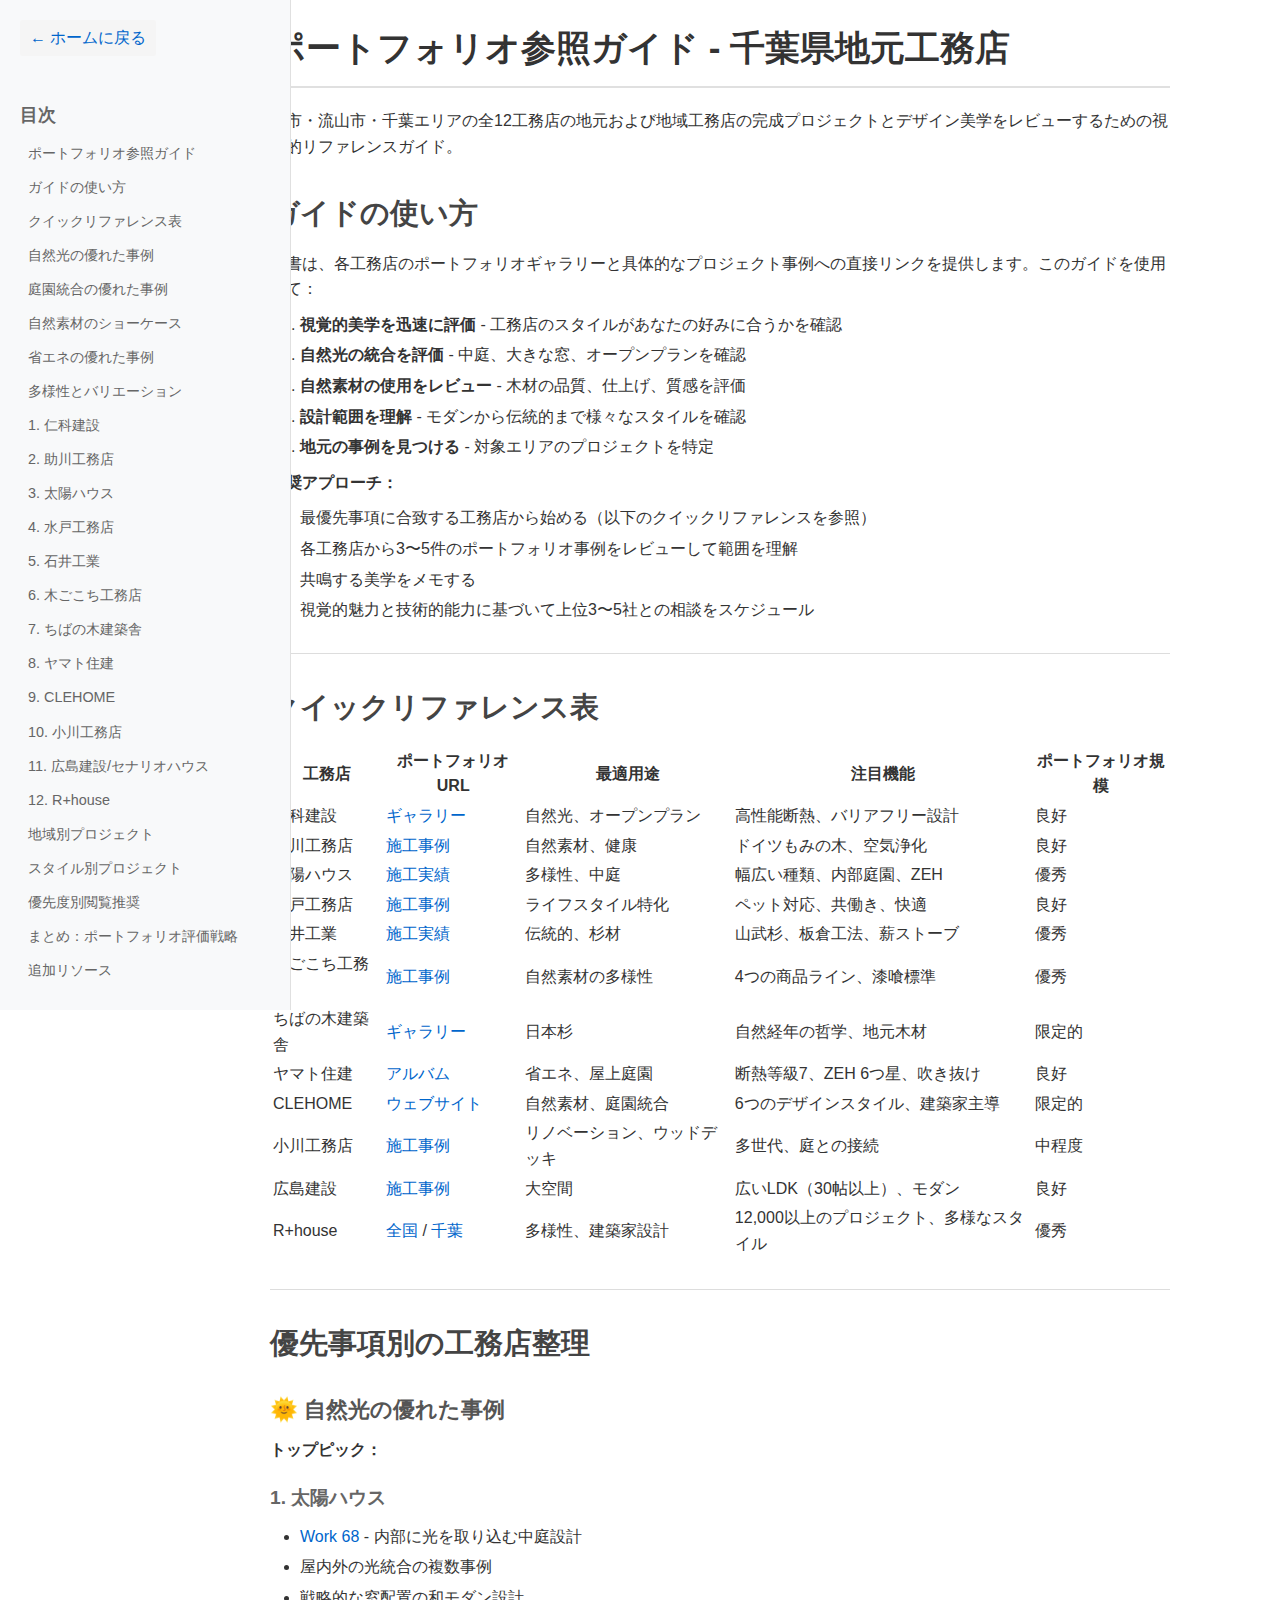
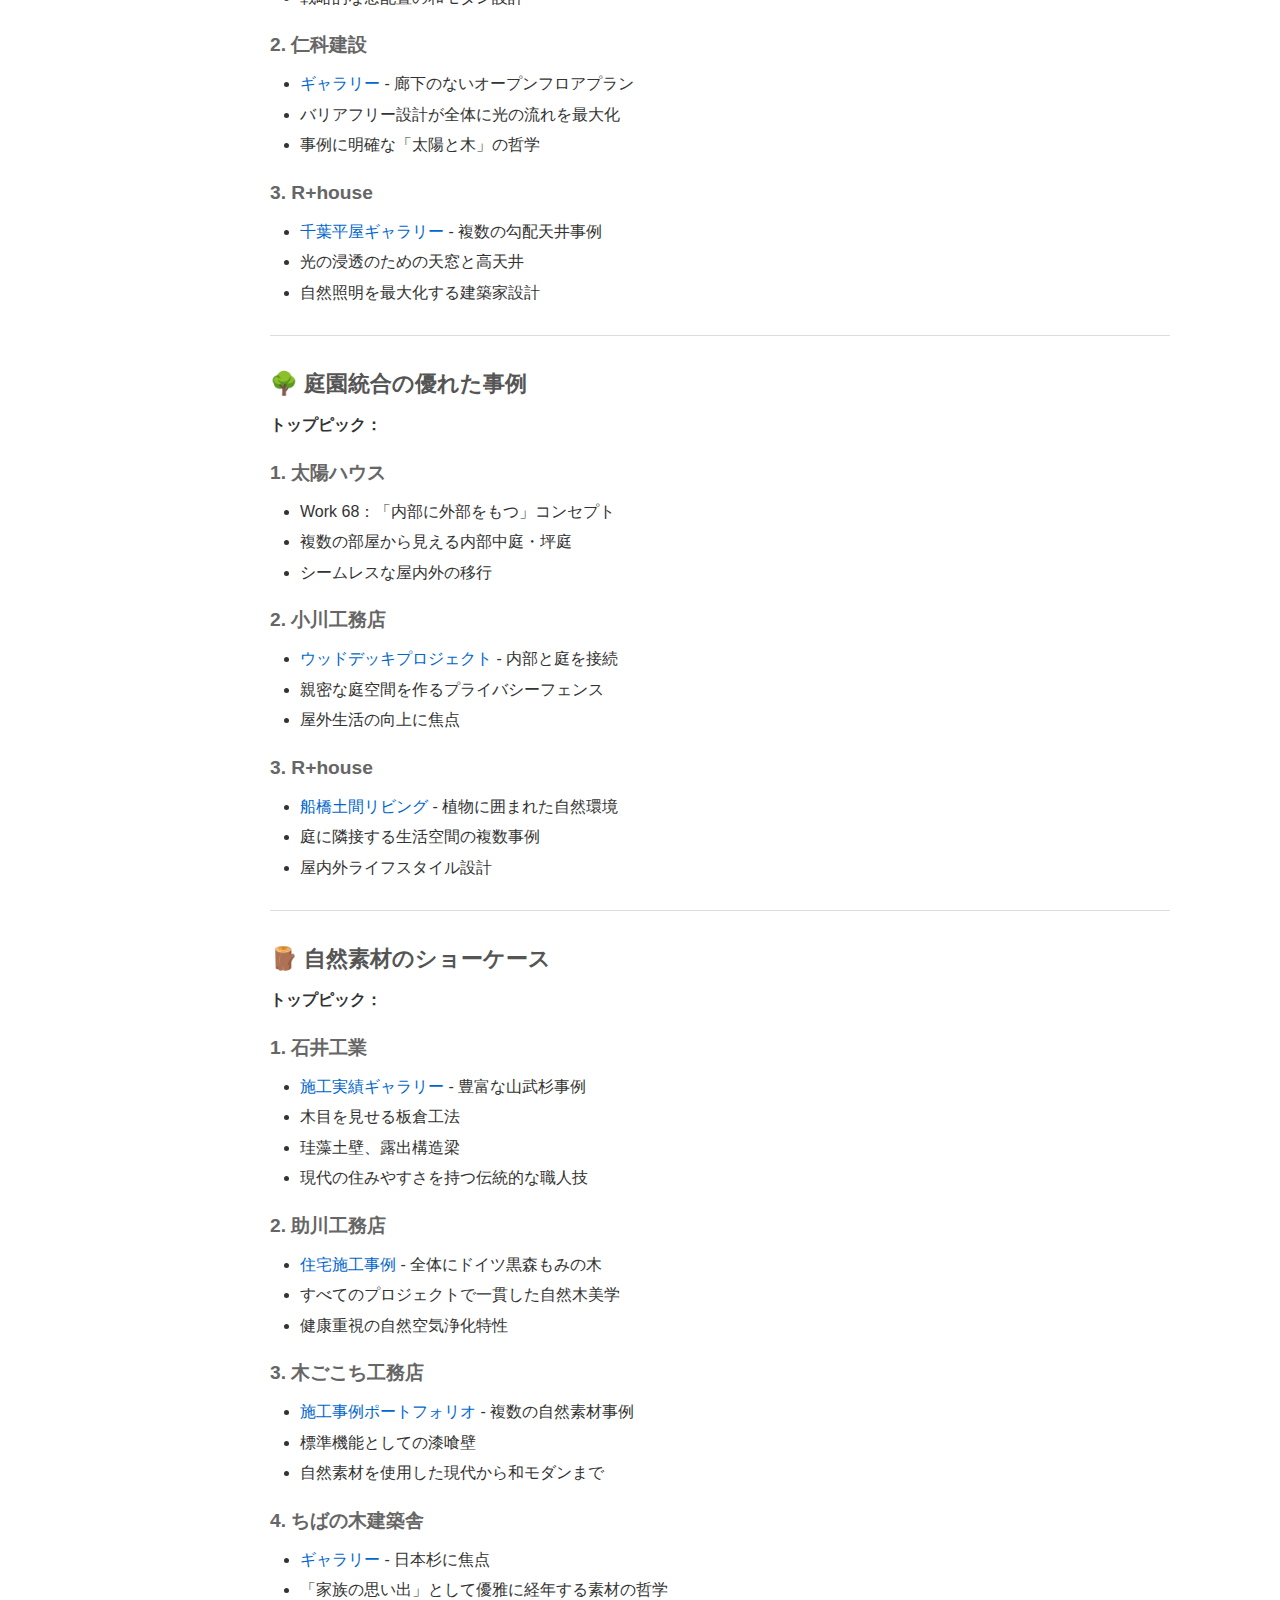
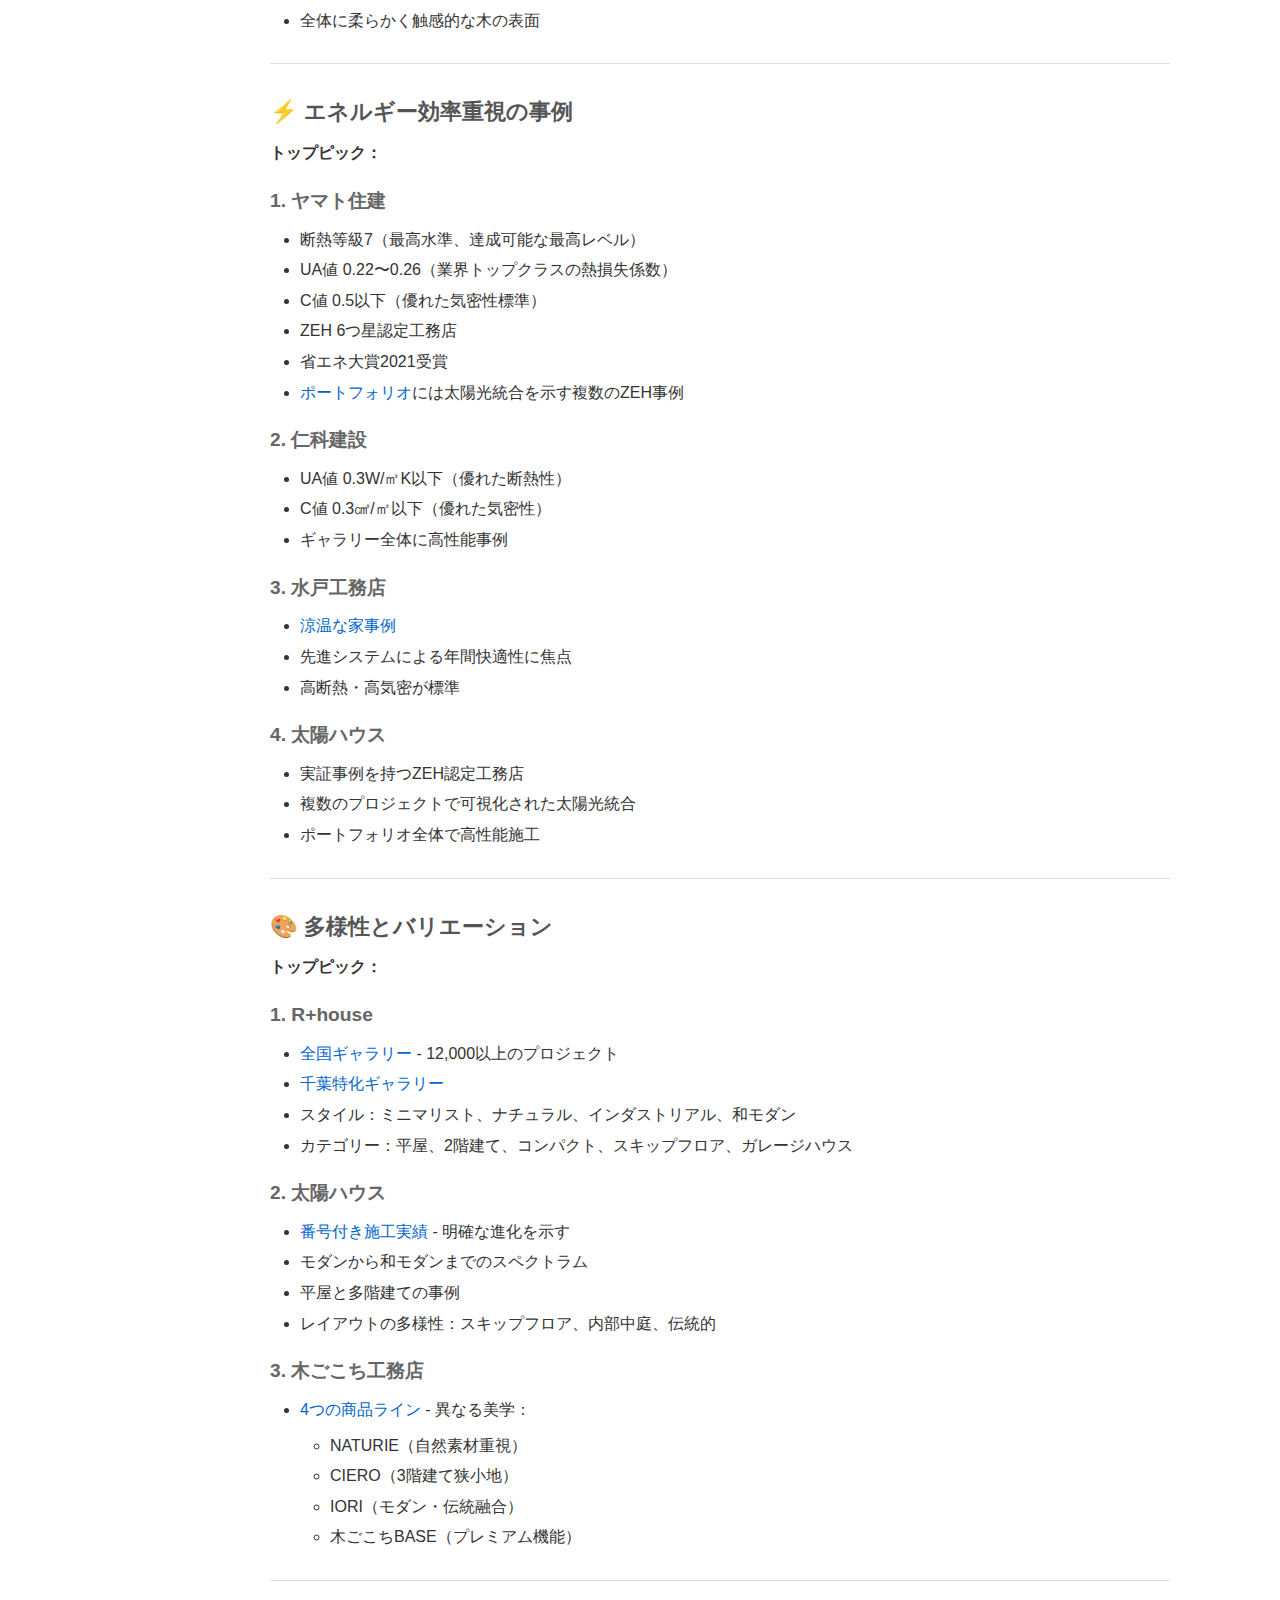
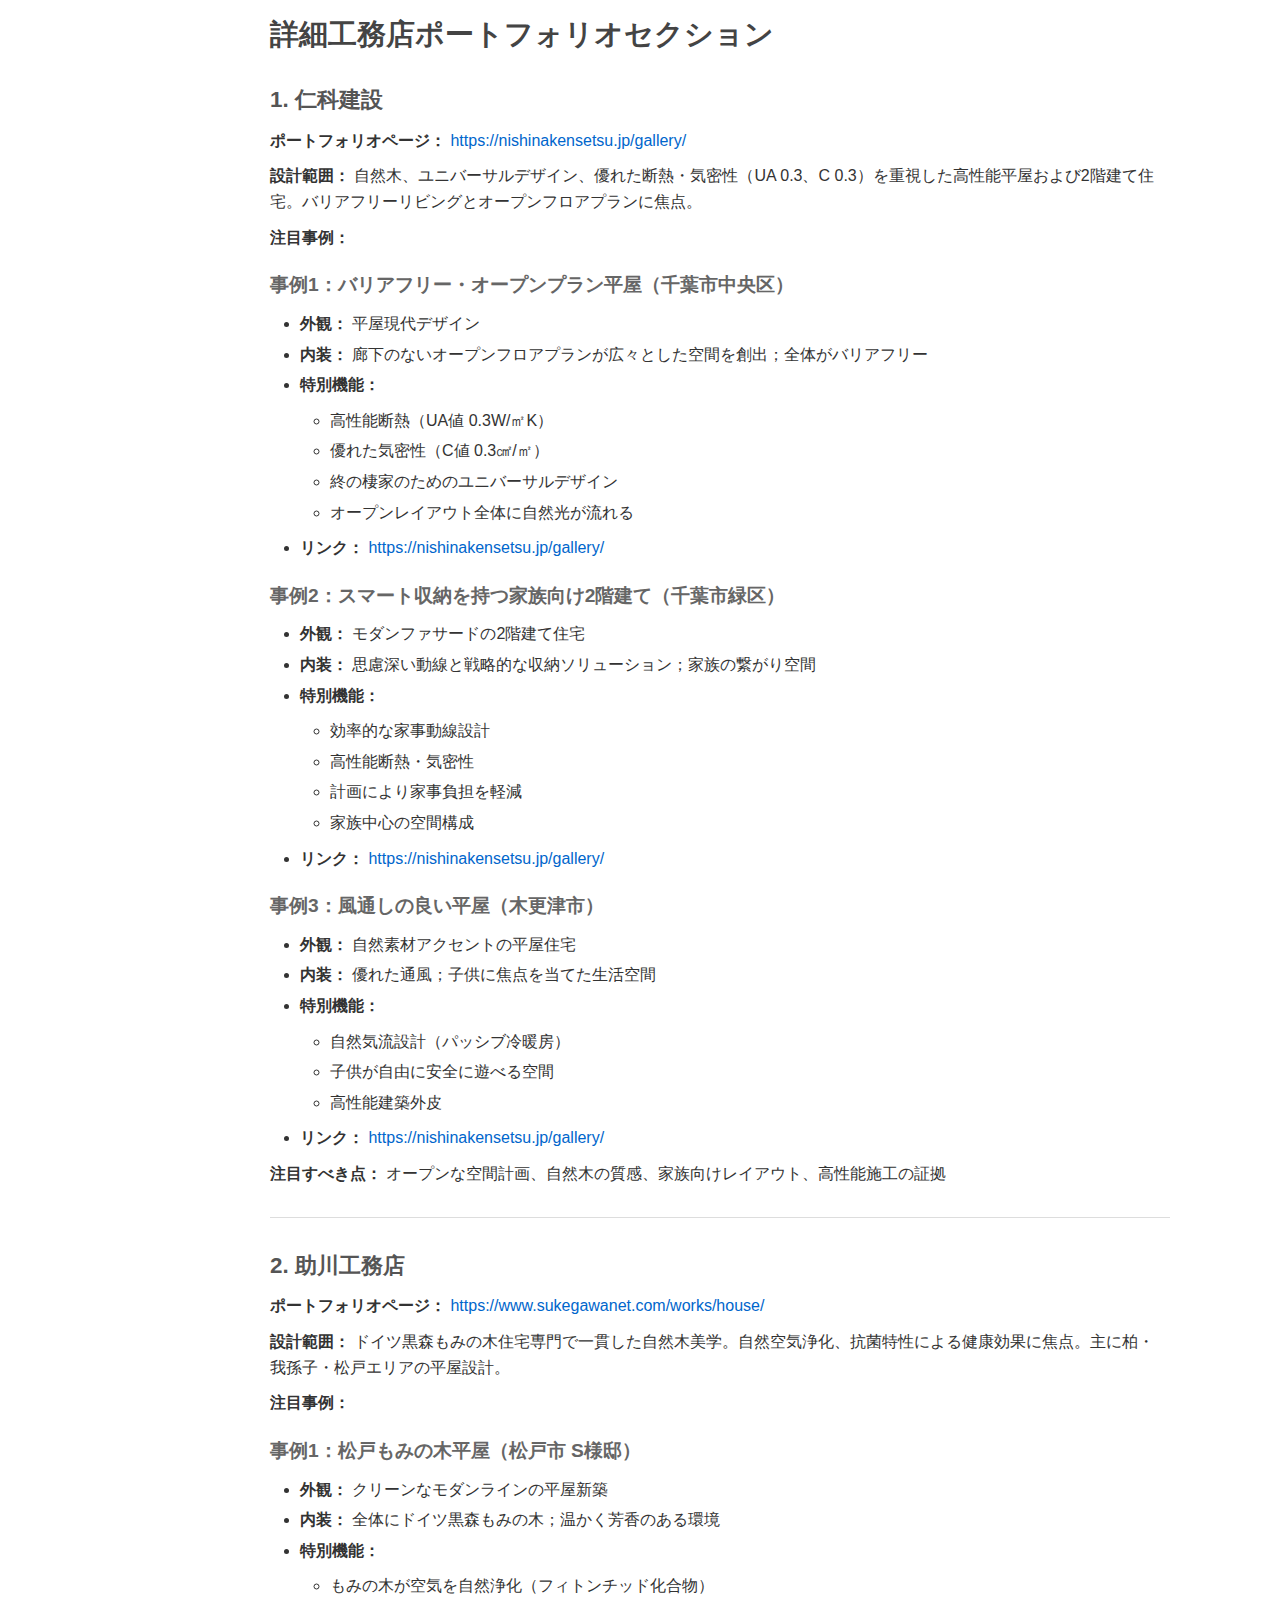
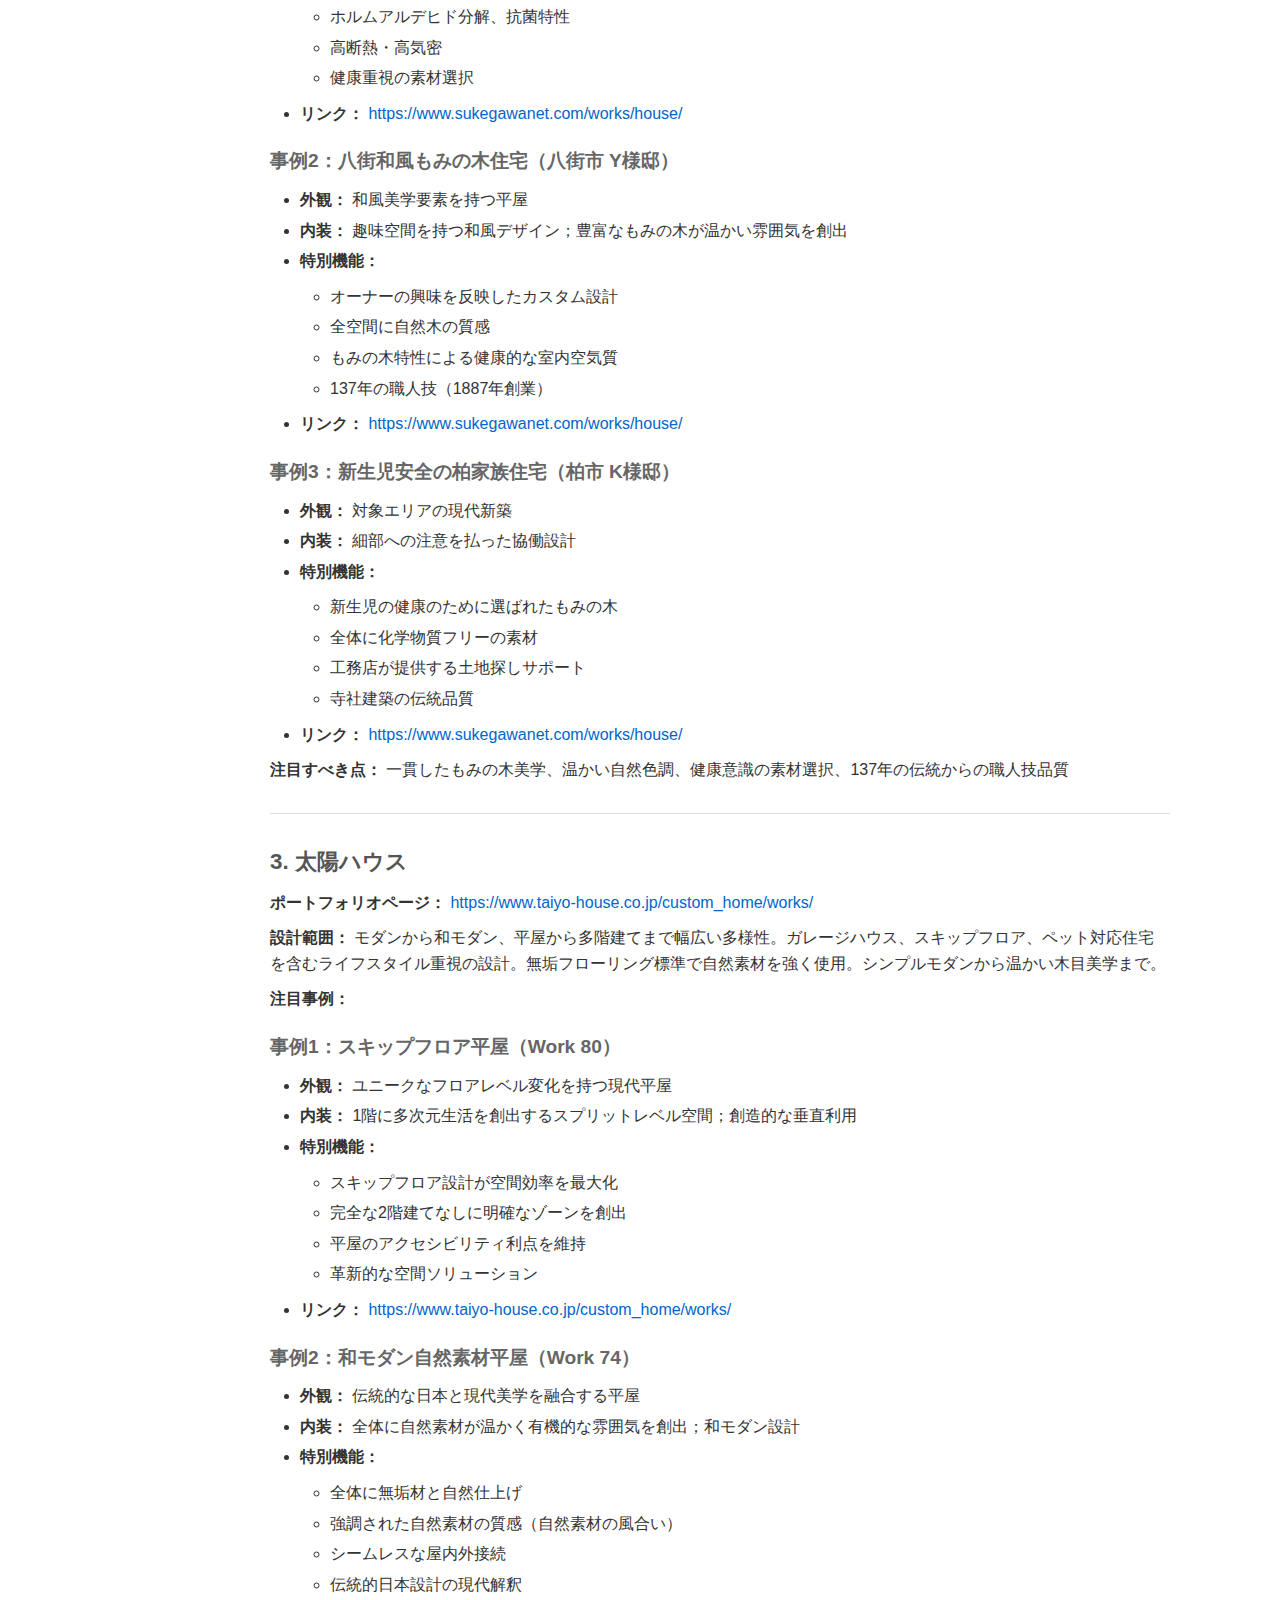
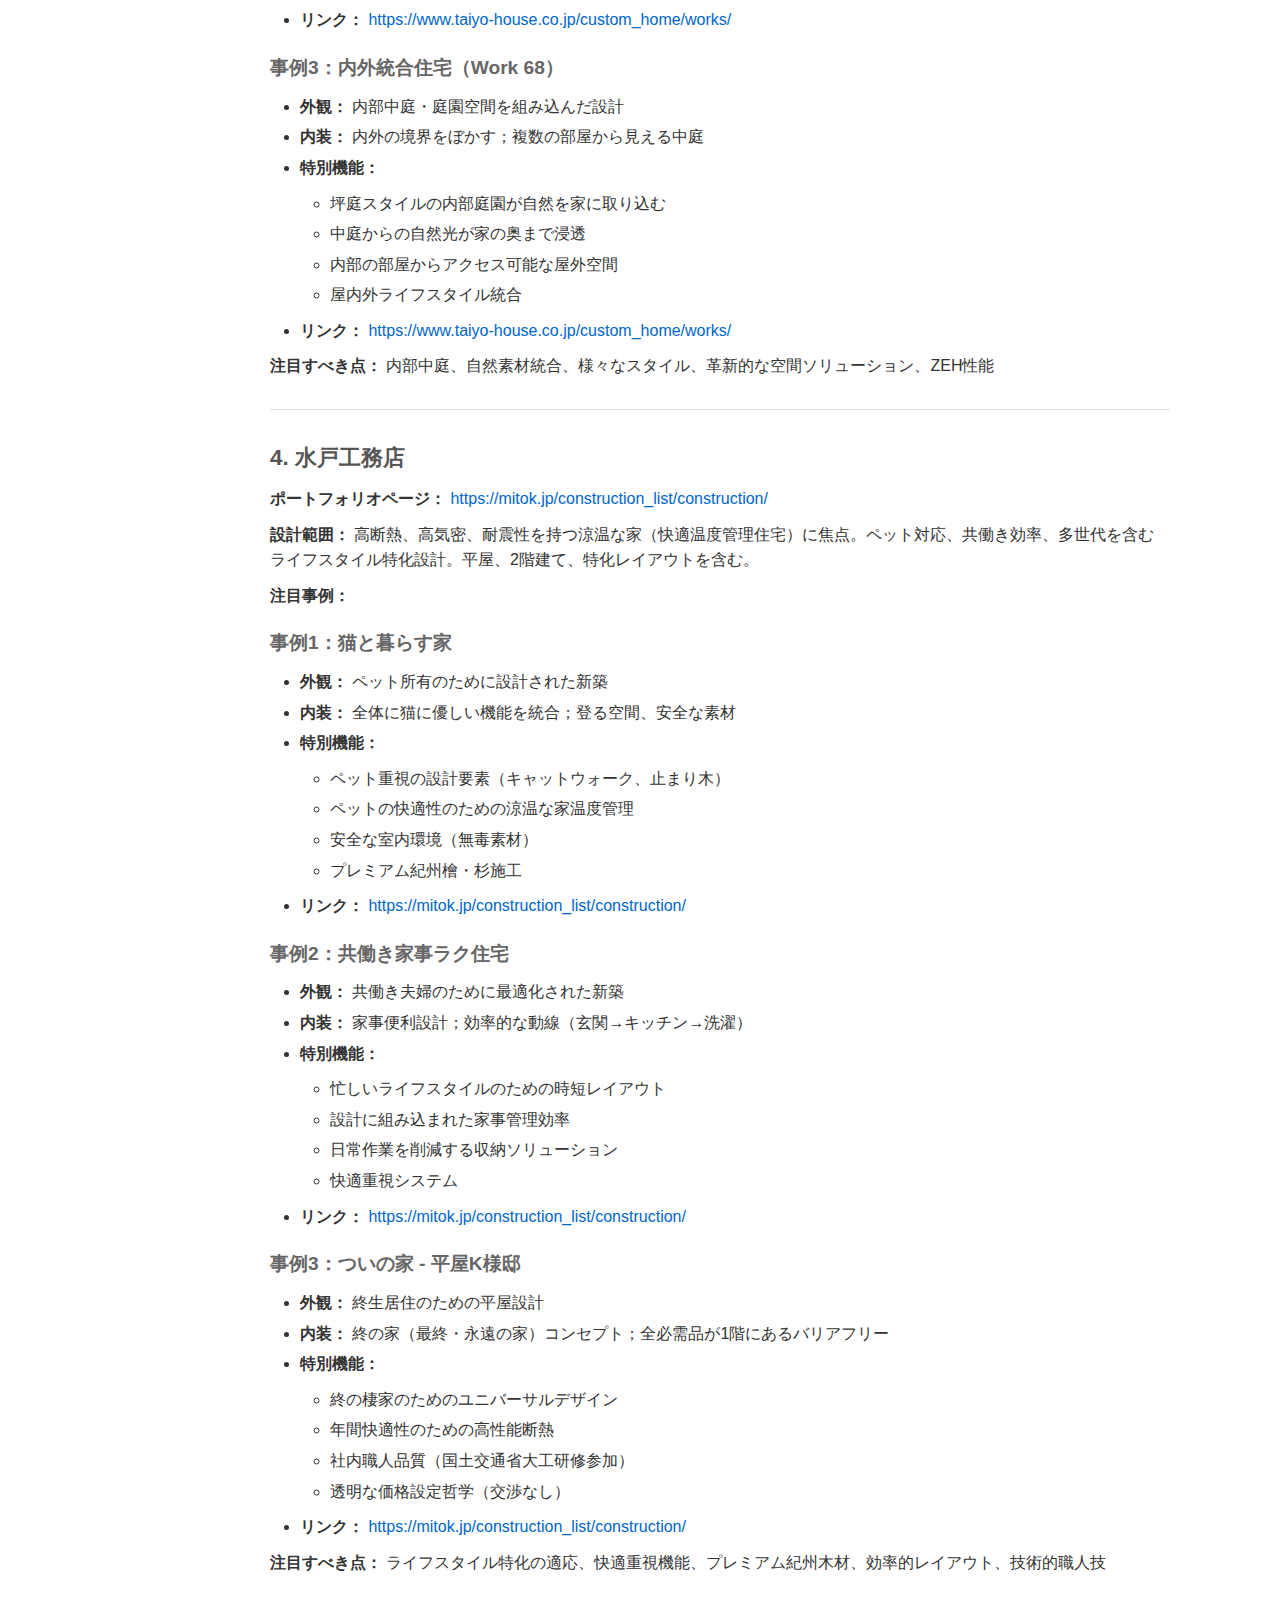
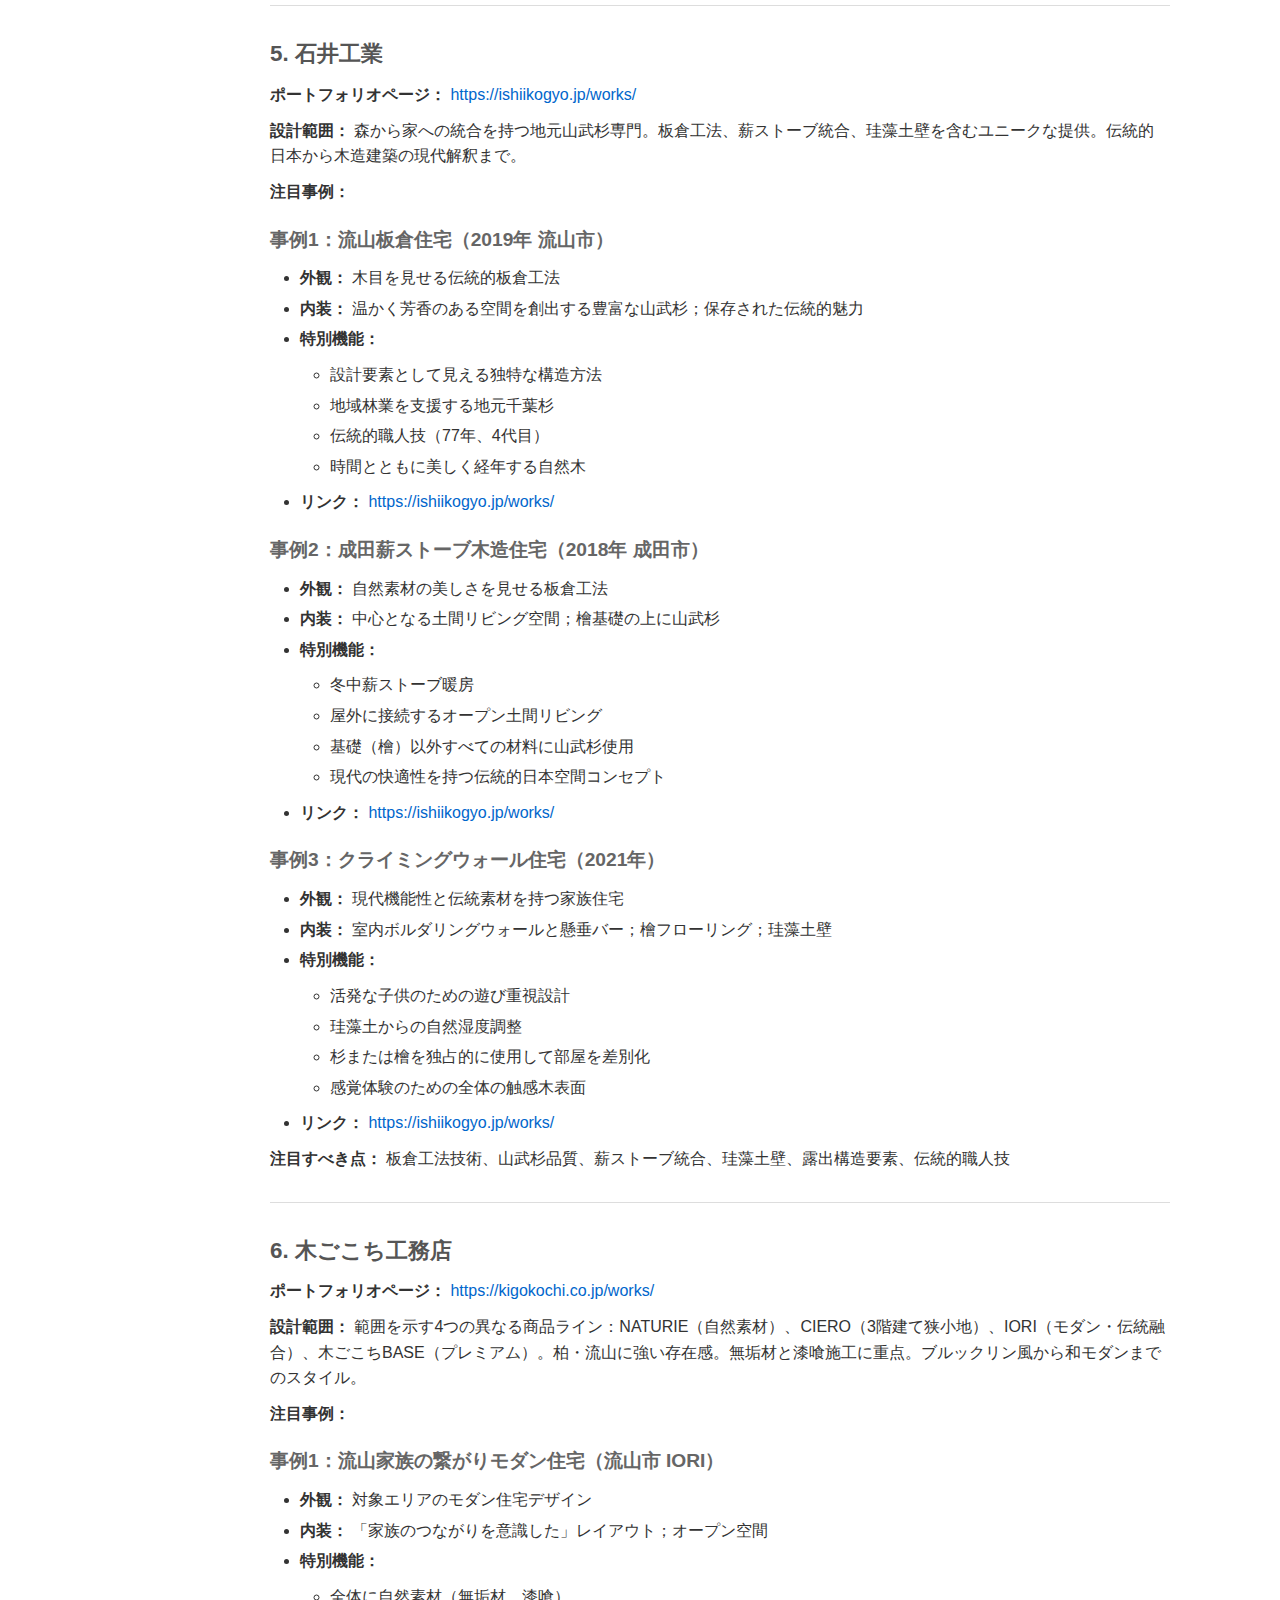
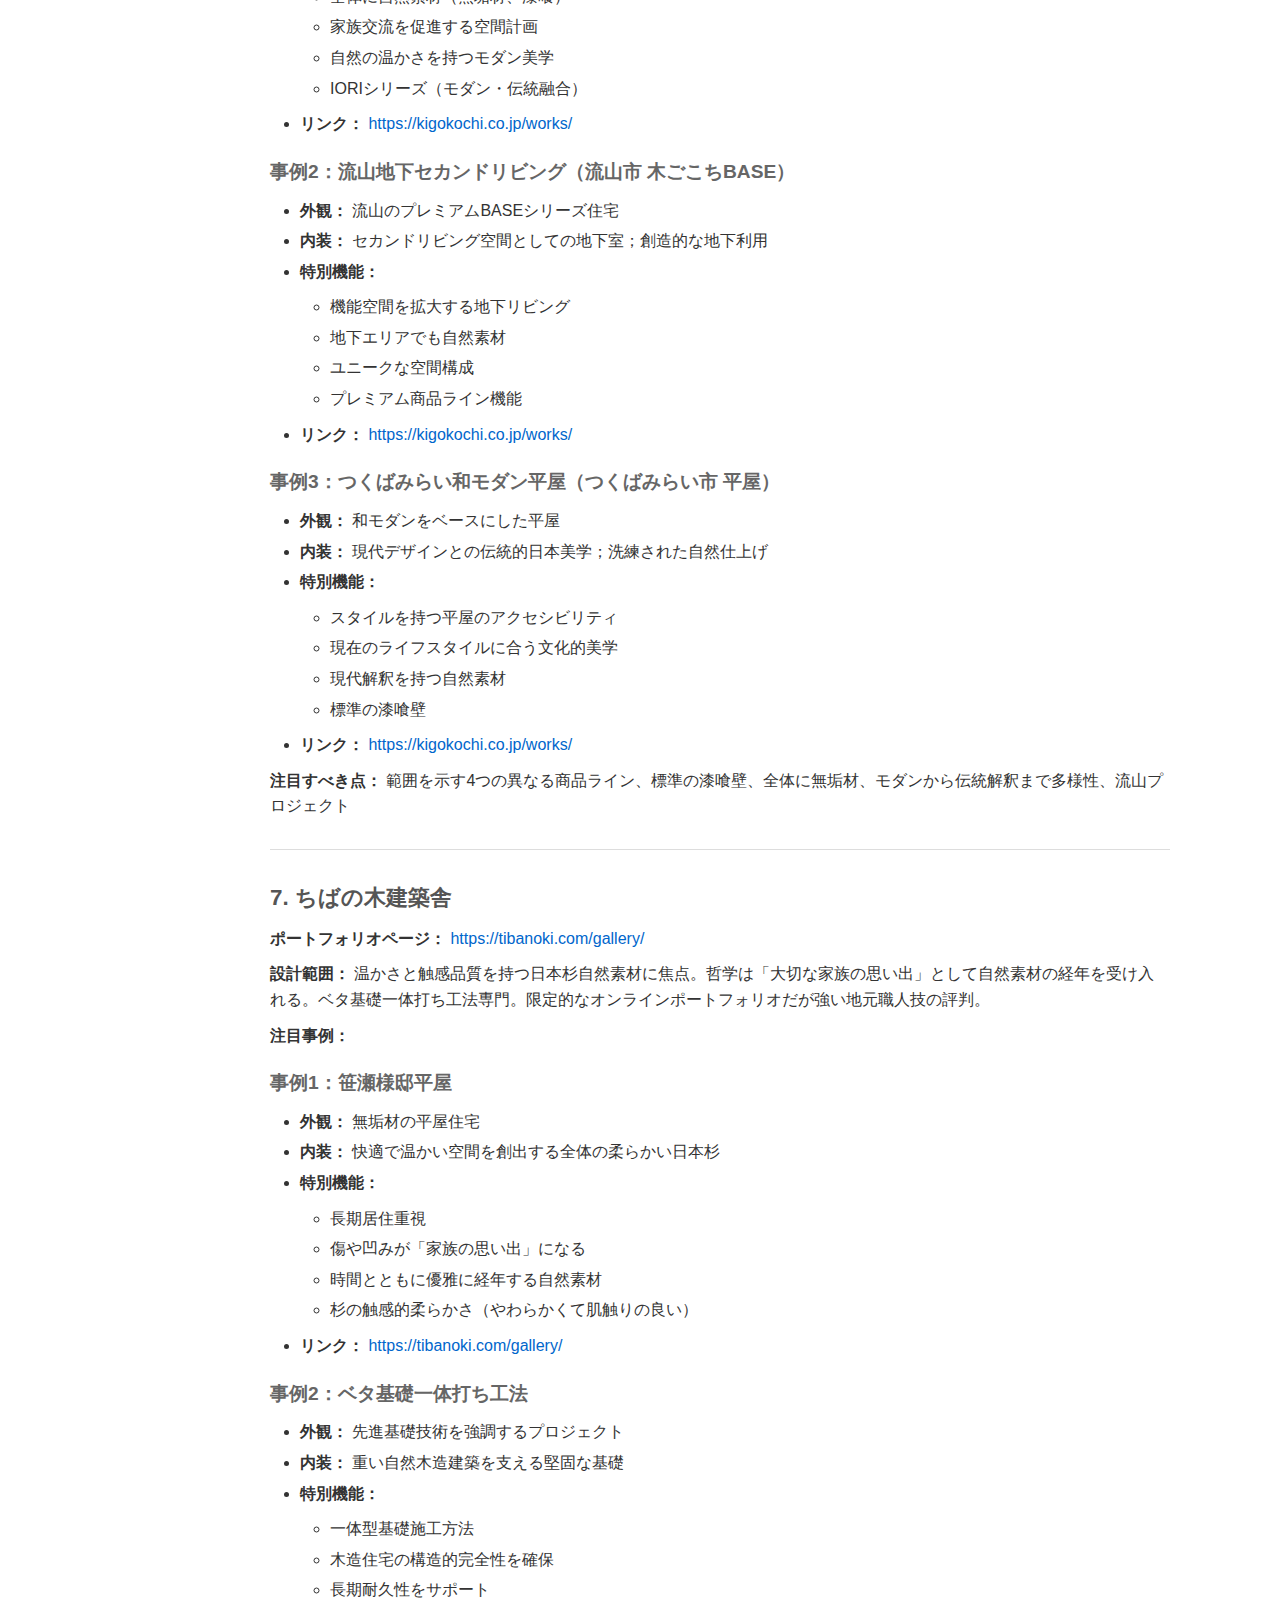
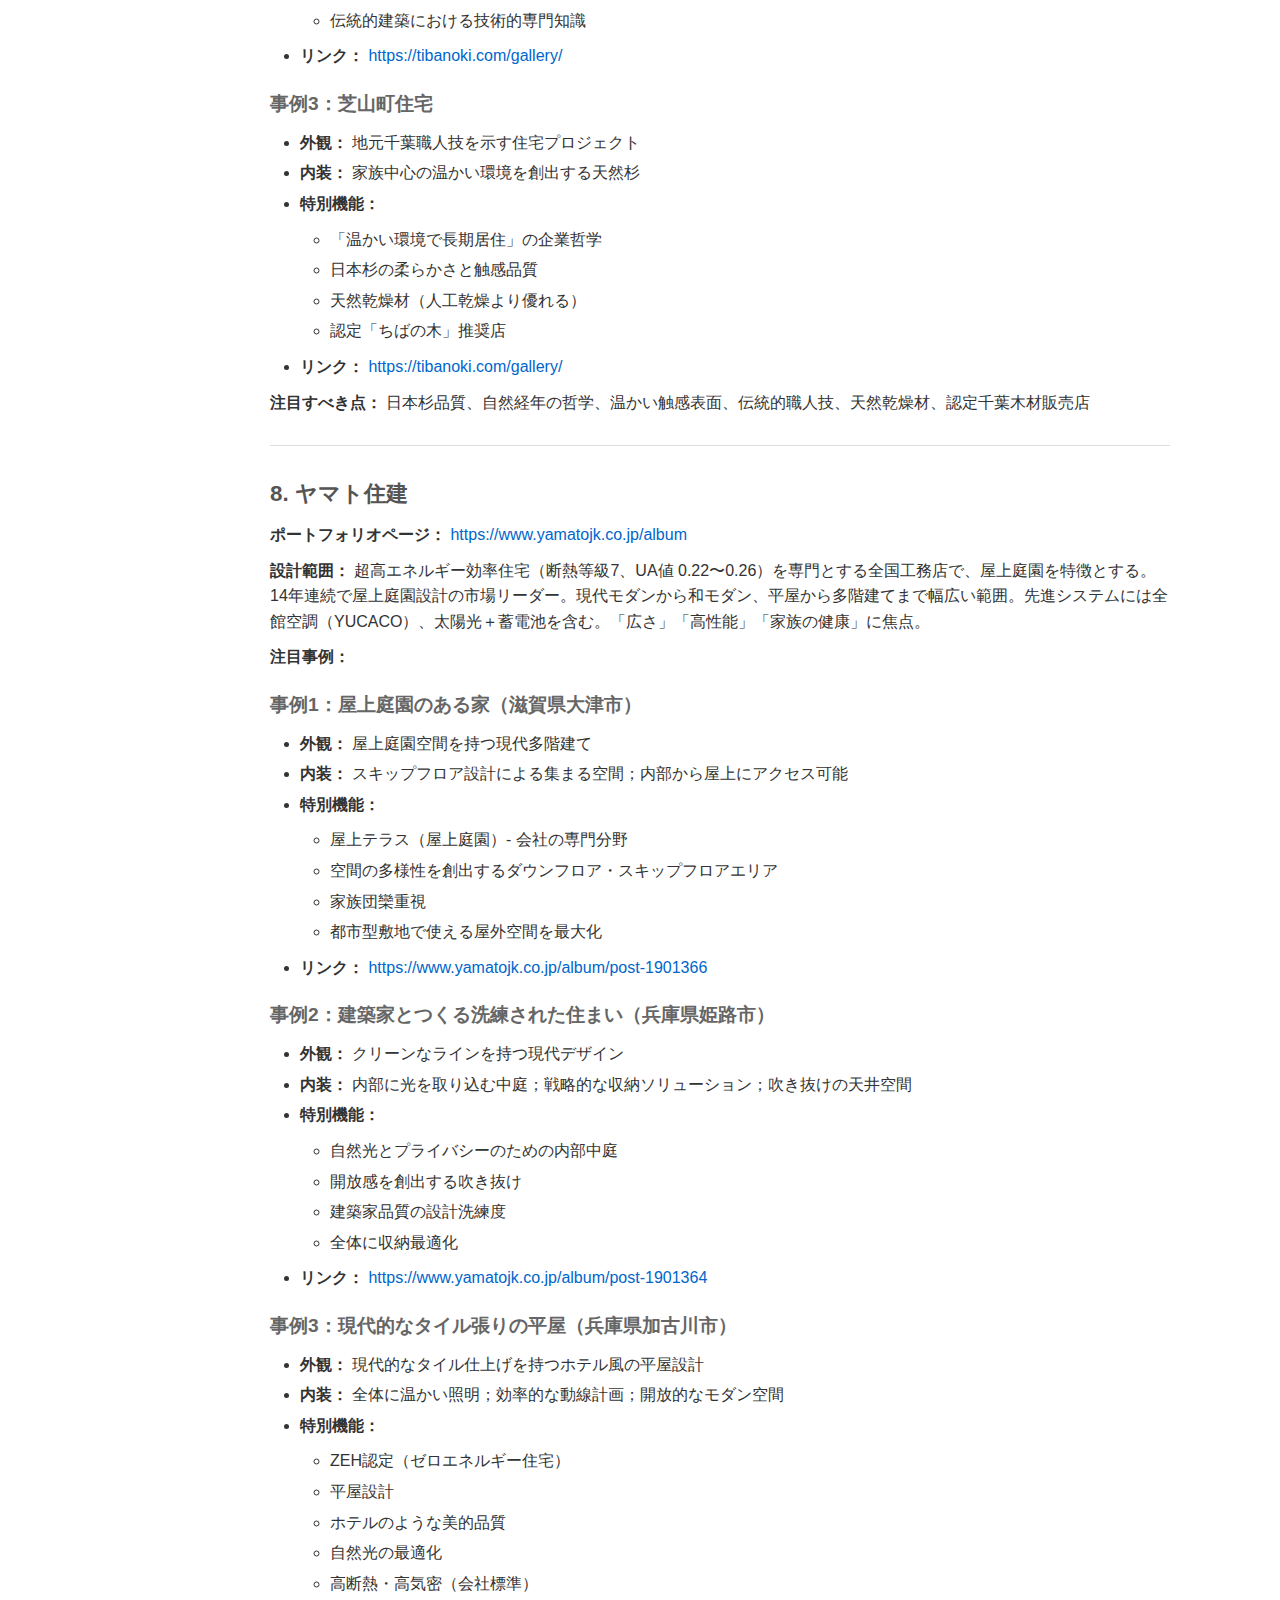
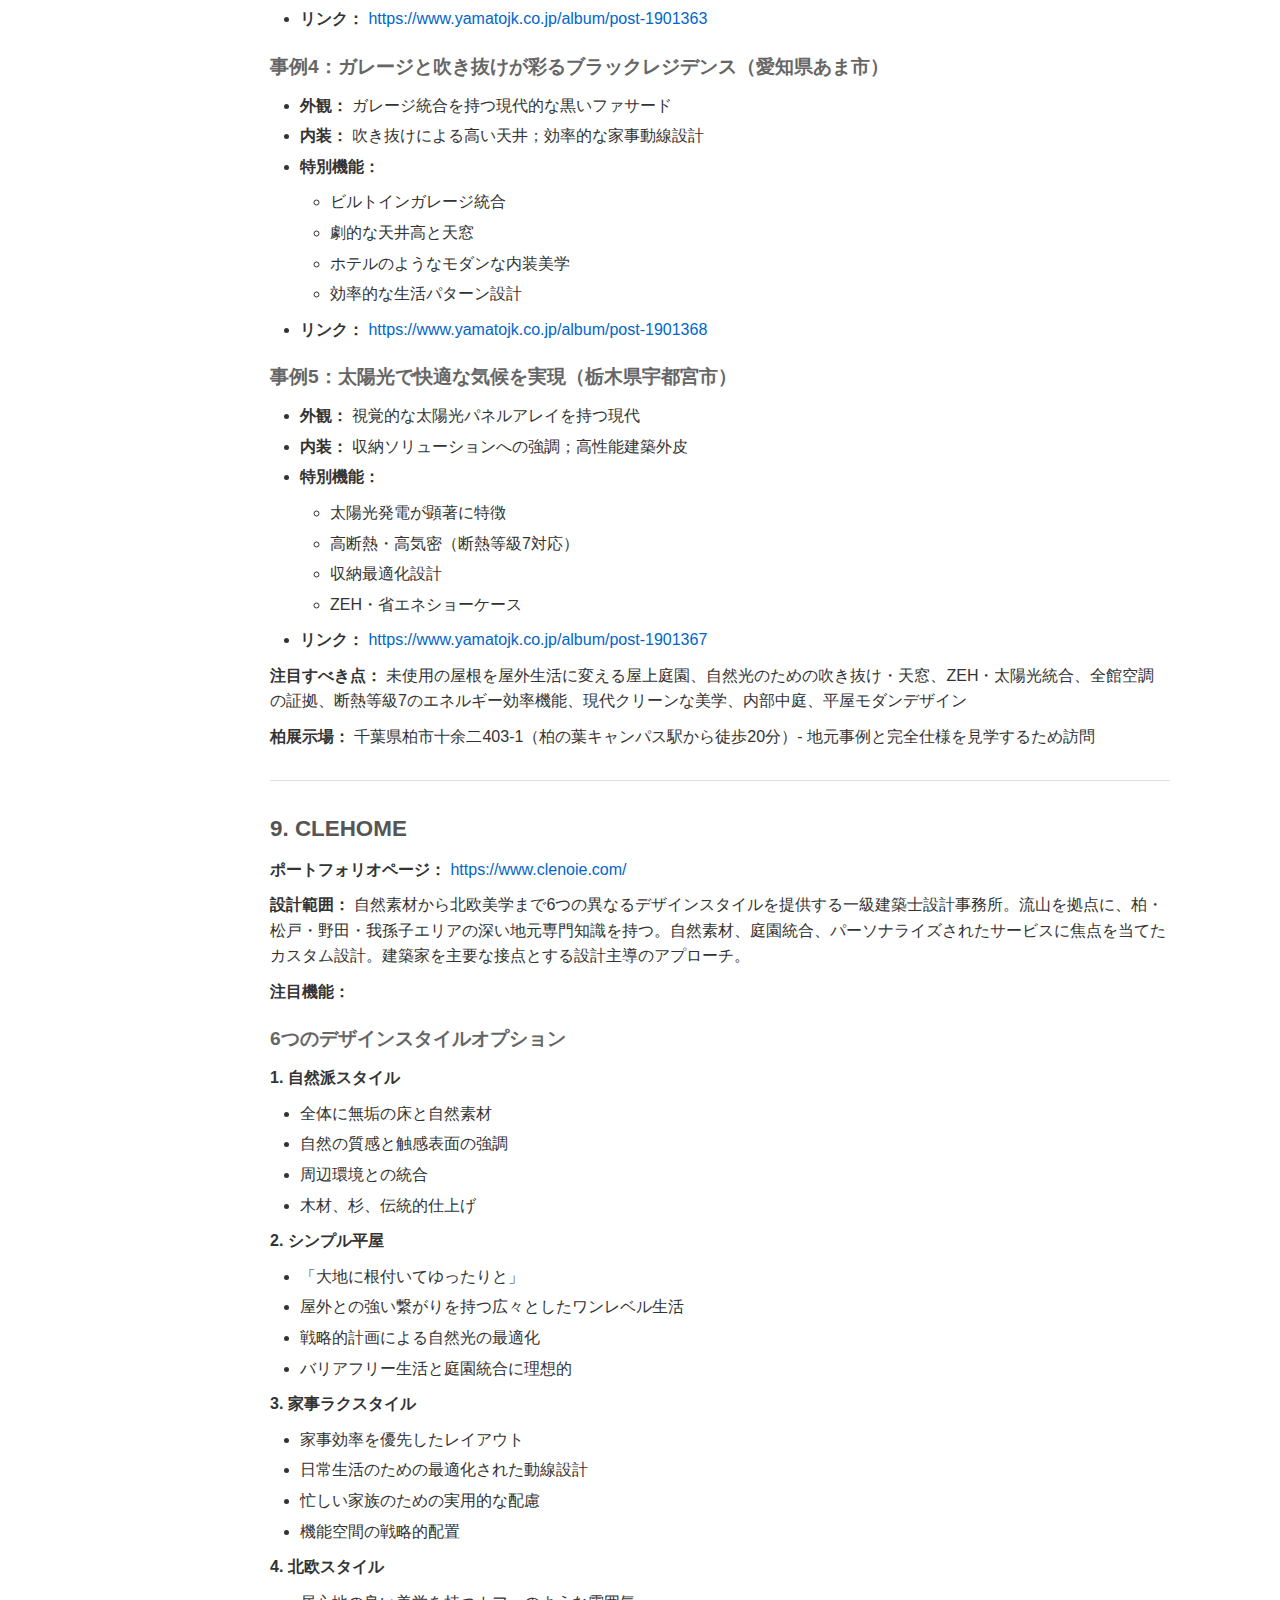
<file: docs/portfolio-reference-guide.html>
<!DOCTYPE html>
<html lang="ja">
<head>
    <meta charset="UTF-8">
    <meta name="viewport" content="width=device-width, initial-scale=1.0">
    <title>ポートフォリオ参照ガイド - 千葉県地元工務店</title>
    <link rel="stylesheet" href="style.css">
</head>
<body>
    <div class="sidebar">
        <a href="index.html" class="back-link">← ホームに戻る</a>

        <div class="toc">
            <h3>目次</h3>
            <ul>
                <li><a href="#portfolio-guide">ポートフォリオ参照ガイド</a></li>
                <li><a href="#how-to-use">ガイドの使い方</a></li>
                <li><a href="#quick-reference">クイックリファレンス表</a></li>
                <li><a href="#priority-natural-light">自然光の優れた事例</a></li>
                <li><a href="#priority-garden">庭園統合の優れた事例</a></li>
                <li><a href="#priority-materials">自然素材のショーケース</a></li>
                <li><a href="#priority-efficiency">省エネの優れた事例</a></li>
                <li><a href="#priority-variety">多様性とバリエーション</a></li>
                <li><a href="#builder-1">1. 仁科建設</a></li>
                <li><a href="#builder-2">2. 助川工務店</a></li>
                <li><a href="#builder-3">3. 太陽ハウス</a></li>
                <li><a href="#builder-4">4. 水戸工務店</a></li>
                <li><a href="#builder-5">5. 石井工業</a></li>
                <li><a href="#builder-6">6. 木ごこち工務店</a></li>
                <li><a href="#builder-7">7. ちばの木建築舎</a></li>
                <li><a href="#builder-8">8. ヤマト住建</a></li>
                <li><a href="#builder-9">9. CLEHOME</a></li>
                <li><a href="#builder-10">10. 小川工務店</a></li>
                <li><a href="#builder-11">11. 広島建設/セナリオハウス</a></li>
                <li><a href="#builder-12">12. R+house</a></li>
                <li><a href="#projects-location">地域別プロジェクト</a></li>
                <li><a href="#projects-style">スタイル別プロジェクト</a></li>
                <li><a href="#viewing-recommendations">優先度別閲覧推奨</a></li>
                <li><a href="#summary">まとめ：ポートフォリオ評価戦略</a></li>
                <li><a href="#additional-resources">追加リソース</a></li>
            </ul>
        </div>
    </div>

    <div class="content">
        <div class="content-inner">
            <h1 id="portfolio-guide">ポートフォリオ参照ガイド - 千葉県地元工務店</h1>

            <p>柏市・流山市・千葉エリアの全12工務店の地元および地域工務店の完成プロジェクトとデザイン美学をレビューするための視覚的リファレンスガイド。</p>

            <h2 id="how-to-use">ガイドの使い方</h2>

            <p>本書は、各工務店のポートフォリオギャラリーと具体的なプロジェクト事例への直接リンクを提供します。このガイドを使用して：</p>

            <ol>
                <li><strong>視覚的美学を迅速に評価</strong> - 工務店のスタイルがあなたの好みに合うかを確認</li>
                <li><strong>自然光の統合を評価</strong> - 中庭、大きな窓、オープンプランを確認</li>
                <li><strong>自然素材の使用をレビュー</strong> - 木材の品質、仕上げ、質感を評価</li>
                <li><strong>設計範囲を理解</strong> - モダンから伝統的まで様々なスタイルを確認</li>
                <li><strong>地元の事例を見つける</strong> - 対象エリアのプロジェクトを特定</li>
            </ol>

            <p><strong>推奨アプローチ：</strong></p>
            <ul>
                <li>最優先事項に合致する工務店から始める（以下のクイックリファレンスを参照）</li>
                <li>各工務店から3〜5件のポートフォリオ事例をレビューして範囲を理解</li>
                <li>共鳴する美学をメモする</li>
                <li>視覚的魅力と技術的能力に基づいて上位3〜5社との相談をスケジュール</li>
            </ul>

            <hr>

            <h2 id="quick-reference">クイックリファレンス表</h2>

            <table>
                <thead>
                    <tr>
                        <th>工務店</th>
                        <th>ポートフォリオURL</th>
                        <th>最適用途</th>
                        <th>注目機能</th>
                        <th>ポートフォリオ規模</th>
                    </tr>
                </thead>
                <tbody>
                    <tr>
                        <td>仁科建設</td>
                        <td><a href="https://nishinakensetsu.jp/gallery/">ギャラリー</a></td>
                        <td>自然光、オープンプラン</td>
                        <td>高性能断熱、バリアフリー設計</td>
                        <td>良好</td>
                    </tr>
                    <tr>
                        <td>助川工務店</td>
                        <td><a href="https://www.sukegawanet.com/works/house/">施工事例</a></td>
                        <td>自然素材、健康</td>
                        <td>ドイツもみの木、空気浄化</td>
                        <td>良好</td>
                    </tr>
                    <tr>
                        <td>太陽ハウス</td>
                        <td><a href="https://www.taiyo-house.co.jp/custom_home/works/">施工実績</a></td>
                        <td>多様性、中庭</td>
                        <td>幅広い種類、内部庭園、ZEH</td>
                        <td>優秀</td>
                    </tr>
                    <tr>
                        <td>水戸工務店</td>
                        <td><a href="https://mitok.jp/construction_list/construction/">施工事例</a></td>
                        <td>ライフスタイル特化</td>
                        <td>ペット対応、共働き、快適</td>
                        <td>良好</td>
                    </tr>
                    <tr>
                        <td>石井工業</td>
                        <td><a href="https://ishiikogyo.jp/works/">施工実績</a></td>
                        <td>伝統的、杉材</td>
                        <td>山武杉、板倉工法、薪ストーブ</td>
                        <td>優秀</td>
                    </tr>
                    <tr>
                        <td>木ごこち工務店</td>
                        <td><a href="https://kigokochi.co.jp/works/">施工事例</a></td>
                        <td>自然素材の多様性</td>
                        <td>4つの商品ライン、漆喰標準</td>
                        <td>優秀</td>
                    </tr>
                    <tr>
                        <td>ちばの木建築舎</td>
                        <td><a href="https://tibanoki.com/gallery/">ギャラリー</a></td>
                        <td>日本杉</td>
                        <td>自然経年の哲学、地元木材</td>
                        <td>限定的</td>
                    </tr>
                    <tr>
                        <td>ヤマト住建</td>
                        <td><a href="https://www.yamatojk.co.jp/album">アルバム</a></td>
                        <td>省エネ、屋上庭園</td>
                        <td>断熱等級7、ZEH 6つ星、吹き抜け</td>
                        <td>良好</td>
                    </tr>
                    <tr>
                        <td>CLEHOME</td>
                        <td><a href="https://www.clenoie.com/">ウェブサイト</a></td>
                        <td>自然素材、庭園統合</td>
                        <td>6つのデザインスタイル、建築家主導</td>
                        <td>限定的</td>
                    </tr>
                    <tr>
                        <td>小川工務店</td>
                        <td><a href="https://www.ogawa-bco.co.jp/case/renovation/">施工事例</a></td>
                        <td>リノベーション、ウッドデッキ</td>
                        <td>多世代、庭との接続</td>
                        <td>中程度</td>
                    </tr>
                    <tr>
                        <td>広島建設</td>
                        <td><a href="https://www.hirosima.co.jp/house/case">施工事例</a></td>
                        <td>大空間</td>
                        <td>広いLDK（30帖以上）、モダン</td>
                        <td>良好</td>
                    </tr>
                    <tr>
                        <td>R+house</td>
                        <td><a href="https://www.r-plus-house.com/gallery">全国</a> / <a href="https://www.r-plus-house.com/chiba/gallery/single-story">千葉</a></td>
                        <td>多様性、建築家設計</td>
                        <td>12,000以上のプロジェクト、多様なスタイル</td>
                        <td>優秀</td>
                    </tr>
                </tbody>
            </table>

            <hr>

            <h2 id="priority-natural-light">優先事項別の工務店整理</h2>

            <h3>🌞 自然光の優れた事例</h3>

            <p><strong>トップピック：</strong></p>

            <h4>1. 太陽ハウス</h4>
            <ul>
                <li><a href="https://www.taiyo-house.co.jp/custom_home/works/">Work 68</a> - 内部に光を取り込む中庭設計</li>
                <li>屋内外の光統合の複数事例</li>
                <li>戦略的な窓配置の和モダン設計</li>
            </ul>

            <h4>2. 仁科建設</h4>
            <ul>
                <li><a href="https://nishinakensetsu.jp/gallery/">ギャラリー</a> - 廊下のないオープンフロアプラン</li>
                <li>バリアフリー設計が全体に光の流れを最大化</li>
                <li>事例に明確な「太陽と木」の哲学</li>
            </ul>

            <h4>3. R+house</h4>
            <ul>
                <li><a href="https://www.r-plus-house.com/chiba/gallery/single-story">千葉平屋ギャラリー</a> - 複数の勾配天井事例</li>
                <li>光の浸透のための天窓と高天井</li>
                <li>自然照明を最大化する建築家設計</li>
            </ul>

            <hr>

            <h3 id="priority-garden">🌳 庭園統合の優れた事例</h3>

            <p><strong>トップピック：</strong></p>

            <h4>1. 太陽ハウス</h4>
            <ul>
                <li>Work 68：「内部に外部をもつ」コンセプト</li>
                <li>複数の部屋から見える内部中庭・坪庭</li>
                <li>シームレスな屋内外の移行</li>
            </ul>

            <h4>2. 小川工務店</h4>
            <ul>
                <li><a href="https://www.ogawa-bco.co.jp/case/renovation/">ウッドデッキプロジェクト</a> - 内部と庭を接続</li>
                <li>親密な庭空間を作るプライバシーフェンス</li>
                <li>屋外生活の向上に焦点</li>
            </ul>

            <h4>3. R+house</h4>
            <ul>
                <li><a href="https://www.r-plus-house.com/chiba/gallery/single-story">船橋土間リビング</a> - 植物に囲まれた自然環境</li>
                <li>庭に隣接する生活空間の複数事例</li>
                <li>屋内外ライフスタイル設計</li>
            </ul>

            <hr>

            <h3 id="priority-materials">🪵 自然素材のショーケース</h3>

            <p><strong>トップピック：</strong></p>

            <h4>1. 石井工業</h4>
            <ul>
                <li><a href="https://ishiikogyo.jp/works/">施工実績ギャラリー</a> - 豊富な山武杉事例</li>
                <li>木目を見せる板倉工法</li>
                <li>珪藻土壁、露出構造梁</li>
                <li>現代の住みやすさを持つ伝統的な職人技</li>
            </ul>

            <h4>2. 助川工務店</h4>
            <ul>
                <li><a href="https://www.sukegawanet.com/works/house/">住宅施工事例</a> - 全体にドイツ黒森もみの木</li>
                <li>すべてのプロジェクトで一貫した自然木美学</li>
                <li>健康重視の自然空気浄化特性</li>
            </ul>

            <h4>3. 木ごこち工務店</h4>
            <ul>
                <li><a href="https://kigokochi.co.jp/works/">施工事例ポートフォリオ</a> - 複数の自然素材事例</li>
                <li>標準機能としての漆喰壁</li>
                <li>自然素材を使用した現代から和モダンまで</li>
            </ul>

            <h4>4. ちばの木建築舎</h4>
            <ul>
                <li><a href="https://tibanoki.com/gallery/">ギャラリー</a> - 日本杉に焦点</li>
                <li>「家族の思い出」として優雅に経年する素材の哲学</li>
                <li>全体に柔らかく触感的な木の表面</li>
            </ul>

            <hr>

            <h3 id="priority-efficiency">⚡ エネルギー効率重視の事例</h3>

            <p><strong>トップピック：</strong></p>

            <h4>1. ヤマト住建</h4>
            <ul>
                <li>断熱等級7（最高水準、達成可能な最高レベル）</li>
                <li>UA値 0.22〜0.26（業界トップクラスの熱損失係数）</li>
                <li>C値 0.5以下（優れた気密性標準）</li>
                <li>ZEH 6つ星認定工務店</li>
                <li>省エネ大賞2021受賞</li>
                <li><a href="https://www.yamatojk.co.jp/album">ポートフォリオ</a>には太陽光統合を示す複数のZEH事例</li>
            </ul>

            <h4>2. 仁科建設</h4>
            <ul>
                <li>UA値 0.3W/㎡K以下（優れた断熱性）</li>
                <li>C値 0.3㎠/㎡以下（優れた気密性）</li>
                <li>ギャラリー全体に高性能事例</li>
            </ul>

            <h4>3. 水戸工務店</h4>
            <ul>
                <li><a href="https://mitok.jp/construction_list/construction/">涼温な家事例</a></li>
                <li>先進システムによる年間快適性に焦点</li>
                <li>高断熱・高気密が標準</li>
            </ul>

            <h4>4. 太陽ハウス</h4>
            <ul>
                <li>実証事例を持つZEH認定工務店</li>
                <li>複数のプロジェクトで可視化された太陽光統合</li>
                <li>ポートフォリオ全体で高性能施工</li>
            </ul>

            <hr>

            <h3 id="priority-variety">🎨 多様性とバリエーション</h3>

            <p><strong>トップピック：</strong></p>

            <h4>1. R+house</h4>
            <ul>
                <li><a href="https://www.r-plus-house.com/gallery">全国ギャラリー</a> - 12,000以上のプロジェクト</li>
                <li><a href="https://www.r-plus-house.com/chiba/gallery/single-story">千葉特化ギャラリー</a></li>
                <li>スタイル：ミニマリスト、ナチュラル、インダストリアル、和モダン</li>
                <li>カテゴリー：平屋、2階建て、コンパクト、スキップフロア、ガレージハウス</li>
            </ul>

            <h4>2. 太陽ハウス</h4>
            <ul>
                <li><a href="https://www.taiyo-house.co.jp/custom_home/works/">番号付き施工実績</a> - 明確な進化を示す</li>
                <li>モダンから和モダンまでのスペクトラム</li>
                <li>平屋と多階建ての事例</li>
                <li>レイアウトの多様性：スキップフロア、内部中庭、伝統的</li>
            </ul>

            <h4>3. 木ごこち工務店</h4>
            <ul>
                <li><a href="https://kigokochi.co.jp/works/">4つの商品ライン</a> - 異なる美学：
                    <ul>
                        <li>NATURIE（自然素材重視）</li>
                        <li>CIERO（3階建て狭小地）</li>
                        <li>IORI（モダン・伝統融合）</li>
                        <li>木ごこちBASE（プレミアム機能）</li>
                    </ul>
                </li>
            </ul>

            <hr>

            <h2 id="detailed-builders">詳細工務店ポートフォリオセクション</h2>

            <h3 id="builder-1">1. 仁科建設</h3>

            <p><strong>ポートフォリオページ：</strong> <a href="https://nishinakensetsu.jp/gallery/">https://nishinakensetsu.jp/gallery/</a></p>

            <p><strong>設計範囲：</strong> 自然木、ユニバーサルデザイン、優れた断熱・気密性（UA 0.3、C 0.3）を重視した高性能平屋および2階建て住宅。バリアフリーリビングとオープンフロアプランに焦点。</p>

            <p><strong>注目事例：</strong></p>

            <h4>事例1：バリアフリー・オープンプラン平屋（千葉市中央区）</h4>
            <ul>
                <li><strong>外観：</strong> 平屋現代デザイン</li>
                <li><strong>内装：</strong> 廊下のないオープンフロアプランが広々とした空間を創出；全体がバリアフリー</li>
                <li><strong>特別機能：</strong>
                    <ul>
                        <li>高性能断熱（UA値 0.3W/㎡K）</li>
                        <li>優れた気密性（C値 0.3㎠/㎡）</li>
                        <li>終の棲家のためのユニバーサルデザイン</li>
                        <li>オープンレイアウト全体に自然光が流れる</li>
                    </ul>
                </li>
                <li><strong>リンク：</strong> <a href="https://nishinakensetsu.jp/gallery/">https://nishinakensetsu.jp/gallery/</a></li>
            </ul>

            <h4>事例2：スマート収納を持つ家族向け2階建て（千葉市緑区）</h4>
            <ul>
                <li><strong>外観：</strong> モダンファサードの2階建て住宅</li>
                <li><strong>内装：</strong> 思慮深い動線と戦略的な収納ソリューション；家族の繋がり空間</li>
                <li><strong>特別機能：</strong>
                    <ul>
                        <li>効率的な家事動線設計</li>
                        <li>高性能断熱・気密性</li>
                        <li>計画により家事負担を軽減</li>
                        <li>家族中心の空間構成</li>
                    </ul>
                </li>
                <li><strong>リンク：</strong> <a href="https://nishinakensetsu.jp/gallery/">https://nishinakensetsu.jp/gallery/</a></li>
            </ul>

            <h4>事例3：風通しの良い平屋（木更津市）</h4>
            <ul>
                <li><strong>外観：</strong> 自然素材アクセントの平屋住宅</li>
                <li><strong>内装：</strong> 優れた通風；子供に焦点を当てた生活空間</li>
                <li><strong>特別機能：</strong>
                    <ul>
                        <li>自然気流設計（パッシブ冷暖房）</li>
                        <li>子供が自由に安全に遊べる空間</li>
                        <li>高性能建築外皮</li>
                    </ul>
                </li>
                <li><strong>リンク：</strong> <a href="https://nishinakensetsu.jp/gallery/">https://nishinakensetsu.jp/gallery/</a></li>
            </ul>

            <p><strong>注目すべき点：</strong> オープンな空間計画、自然木の質感、家族向けレイアウト、高性能施工の証拠</p>

            <hr>

            <h3 id="builder-2">2. 助川工務店</h3>

            <p><strong>ポートフォリオページ：</strong> <a href="https://www.sukegawanet.com/works/house/">https://www.sukegawanet.com/works/house/</a></p>

            <p><strong>設計範囲：</strong> ドイツ黒森もみの木住宅専門で一貫した自然木美学。自然空気浄化、抗菌特性による健康効果に焦点。主に柏・我孫子・松戸エリアの平屋設計。</p>

            <p><strong>注目事例：</strong></p>

            <h4>事例1：松戸もみの木平屋（松戸市 S様邸）</h4>
            <ul>
                <li><strong>外観：</strong> クリーンなモダンラインの平屋新築</li>
                <li><strong>内装：</strong> 全体にドイツ黒森もみの木；温かく芳香のある環境</li>
                <li><strong>特別機能：</strong>
                    <ul>
                        <li>もみの木が空気を自然浄化（フィトンチッド化合物）</li>
                        <li>ホルムアルデヒド分解、抗菌特性</li>
                        <li>高断熱・高気密</li>
                        <li>健康重視の素材選択</li>
                    </ul>
                </li>
                <li><strong>リンク：</strong> <a href="https://www.sukegawanet.com/works/house/">https://www.sukegawanet.com/works/house/</a></li>
            </ul>

            <h4>事例2：八街和風もみの木住宅（八街市 Y様邸）</h4>
            <ul>
                <li><strong>外観：</strong> 和風美学要素を持つ平屋</li>
                <li><strong>内装：</strong> 趣味空間を持つ和風デザイン；豊富なもみの木が温かい雰囲気を創出</li>
                <li><strong>特別機能：</strong>
                    <ul>
                        <li>オーナーの興味を反映したカスタム設計</li>
                        <li>全空間に自然木の質感</li>
                        <li>もみの木特性による健康的な室内空気質</li>
                        <li>137年の職人技（1887年創業）</li>
                    </ul>
                </li>
                <li><strong>リンク：</strong> <a href="https://www.sukegawanet.com/works/house/">https://www.sukegawanet.com/works/house/</a></li>
            </ul>

            <h4>事例3：新生児安全の柏家族住宅（柏市 K様邸）</h4>
            <ul>
                <li><strong>外観：</strong> 対象エリアの現代新築</li>
                <li><strong>内装：</strong> 細部への注意を払った協働設計</li>
                <li><strong>特別機能：</strong>
                    <ul>
                        <li>新生児の健康のために選ばれたもみの木</li>
                        <li>全体に化学物質フリーの素材</li>
                        <li>工務店が提供する土地探しサポート</li>
                        <li>寺社建築の伝統品質</li>
                    </ul>
                </li>
                <li><strong>リンク：</strong> <a href="https://www.sukegawanet.com/works/house/">https://www.sukegawanet.com/works/house/</a></li>
            </ul>

            <p><strong>注目すべき点：</strong> 一貫したもみの木美学、温かい自然色調、健康意識の素材選択、137年の伝統からの職人技品質</p>

            <hr>

            <h3 id="builder-3">3. 太陽ハウス</h3>

            <p><strong>ポートフォリオページ：</strong> <a href="https://www.taiyo-house.co.jp/custom_home/works/">https://www.taiyo-house.co.jp/custom_home/works/</a></p>

            <p><strong>設計範囲：</strong> モダンから和モダン、平屋から多階建てまで幅広い多様性。ガレージハウス、スキップフロア、ペット対応住宅を含むライフスタイル重視の設計。無垢フローリング標準で自然素材を強く使用。シンプルモダンから温かい木目美学まで。</p>

            <p><strong>注目事例：</strong></p>

            <h4>事例1：スキップフロア平屋（Work 80）</h4>
            <ul>
                <li><strong>外観：</strong> ユニークなフロアレベル変化を持つ現代平屋</li>
                <li><strong>内装：</strong> 1階に多次元生活を創出するスプリットレベル空間；創造的な垂直利用</li>
                <li><strong>特別機能：</strong>
                    <ul>
                        <li>スキップフロア設計が空間効率を最大化</li>
                        <li>完全な2階建てなしに明確なゾーンを創出</li>
                        <li>平屋のアクセシビリティ利点を維持</li>
                        <li>革新的な空間ソリューション</li>
                    </ul>
                </li>
                <li><strong>リンク：</strong> <a href="https://www.taiyo-house.co.jp/custom_home/works/">https://www.taiyo-house.co.jp/custom_home/works/</a></li>
            </ul>

            <h4>事例2：和モダン自然素材平屋（Work 74）</h4>
            <ul>
                <li><strong>外観：</strong> 伝統的な日本と現代美学を融合する平屋</li>
                <li><strong>内装：</strong> 全体に自然素材が温かく有機的な雰囲気を創出；和モダン設計</li>
                <li><strong>特別機能：</strong>
                    <ul>
                        <li>全体に無垢材と自然仕上げ</li>
                        <li>強調された自然素材の質感（自然素材の風合い）</li>
                        <li>シームレスな屋内外接続</li>
                        <li>伝統的日本設計の現代解釈</li>
                    </ul>
                </li>
                <li><strong>リンク：</strong> <a href="https://www.taiyo-house.co.jp/custom_home/works/">https://www.taiyo-house.co.jp/custom_home/works/</a></li>
            </ul>

            <h4>事例3：内外統合住宅（Work 68）</h4>
            <ul>
                <li><strong>外観：</strong> 内部中庭・庭園空間を組み込んだ設計</li>
                <li><strong>内装：</strong> 内外の境界をぼかす；複数の部屋から見える中庭</li>
                <li><strong>特別機能：</strong>
                    <ul>
                        <li>坪庭スタイルの内部庭園が自然を家に取り込む</li>
                        <li>中庭からの自然光が家の奥まで浸透</li>
                        <li>内部の部屋からアクセス可能な屋外空間</li>
                        <li>屋内外ライフスタイル統合</li>
                    </ul>
                </li>
                <li><strong>リンク：</strong> <a href="https://www.taiyo-house.co.jp/custom_home/works/">https://www.taiyo-house.co.jp/custom_home/works/</a></li>
            </ul>

            <p><strong>注目すべき点：</strong> 内部中庭、自然素材統合、様々なスタイル、革新的な空間ソリューション、ZEH性能</p>

            <hr>

            <h3 id="builder-4">4. 水戸工務店</h3>

            <p><strong>ポートフォリオページ：</strong> <a href="https://mitok.jp/construction_list/construction/">https://mitok.jp/construction_list/construction/</a></p>

            <p><strong>設計範囲：</strong> 高断熱、高気密、耐震性を持つ涼温な家（快適温度管理住宅）に焦点。ペット対応、共働き効率、多世代を含むライフスタイル特化設計。平屋、2階建て、特化レイアウトを含む。</p>

            <p><strong>注目事例：</strong></p>

            <h4>事例1：猫と暮らす家</h4>
            <ul>
                <li><strong>外観：</strong> ペット所有のために設計された新築</li>
                <li><strong>内装：</strong> 全体に猫に優しい機能を統合；登る空間、安全な素材</li>
                <li><strong>特別機能：</strong>
                    <ul>
                        <li>ペット重視の設計要素（キャットウォーク、止まり木）</li>
                        <li>ペットの快適性のための涼温な家温度管理</li>
                        <li>安全な室内環境（無毒素材）</li>
                        <li>プレミアム紀州檜・杉施工</li>
                    </ul>
                </li>
                <li><strong>リンク：</strong> <a href="https://mitok.jp/construction_list/construction/">https://mitok.jp/construction_list/construction/</a></li>
            </ul>

            <h4>事例2：共働き家事ラク住宅</h4>
            <ul>
                <li><strong>外観：</strong> 共働き夫婦のために最適化された新築</li>
                <li><strong>内装：</strong> 家事便利設計；効率的な動線（玄関→キッチン→洗濯）</li>
                <li><strong>特別機能：</strong>
                    <ul>
                        <li>忙しいライフスタイルのための時短レイアウト</li>
                        <li>設計に組み込まれた家事管理効率</li>
                        <li>日常作業を削減する収納ソリューション</li>
                        <li>快適重視システム</li>
                    </ul>
                </li>
                <li><strong>リンク：</strong> <a href="https://mitok.jp/construction_list/construction/">https://mitok.jp/construction_list/construction/</a></li>
            </ul>

            <h4>事例3：ついの家 - 平屋K様邸</h4>
            <ul>
                <li><strong>外観：</strong> 終生居住のための平屋設計</li>
                <li><strong>内装：</strong> 終の家（最終・永遠の家）コンセプト；全必需品が1階にあるバリアフリー</li>
                <li><strong>特別機能：</strong>
                    <ul>
                        <li>終の棲家のためのユニバーサルデザイン</li>
                        <li>年間快適性のための高性能断熱</li>
                        <li>社内職人品質（国土交通省大工研修参加）</li>
                        <li>透明な価格設定哲学（交渉なし）</li>
                    </ul>
                </li>
                <li><strong>リンク：</strong> <a href="https://mitok.jp/construction_list/construction/">https://mitok.jp/construction_list/construction/</a></li>
            </ul>

            <p><strong>注目すべき点：</strong> ライフスタイル特化の適応、快適重視機能、プレミアム紀州木材、効率的レイアウト、技術的職人技</p>

            <hr>

            <h3 id="builder-5">5. 石井工業</h3>

            <p><strong>ポートフォリオページ：</strong> <a href="https://ishiikogyo.jp/works/">https://ishiikogyo.jp/works/</a></p>

            <p><strong>設計範囲：</strong> 森から家への統合を持つ地元山武杉専門。板倉工法、薪ストーブ統合、珪藻土壁を含むユニークな提供。伝統的日本から木造建築の現代解釈まで。</p>

            <p><strong>注目事例：</strong></p>

            <h4>事例1：流山板倉住宅（2019年 流山市）</h4>
            <ul>
                <li><strong>外観：</strong> 木目を見せる伝統的板倉工法</li>
                <li><strong>内装：</strong> 温かく芳香のある空間を創出する豊富な山武杉；保存された伝統的魅力</li>
                <li><strong>特別機能：</strong>
                    <ul>
                        <li>設計要素として見える独特な構造方法</li>
                        <li>地域林業を支援する地元千葉杉</li>
                        <li>伝統的職人技（77年、4代目）</li>
                        <li>時間とともに美しく経年する自然木</li>
                    </ul>
                </li>
                <li><strong>リンク：</strong> <a href="https://ishiikogyo.jp/works/">https://ishiikogyo.jp/works/</a></li>
            </ul>

            <h4>事例2：成田薪ストーブ木造住宅（2018年 成田市）</h4>
            <ul>
                <li><strong>外観：</strong> 自然素材の美しさを見せる板倉工法</li>
                <li><strong>内装：</strong> 中心となる土間リビング空間；檜基礎の上に山武杉</li>
                <li><strong>特別機能：</strong>
                    <ul>
                        <li>冬中薪ストーブ暖房</li>
                        <li>屋外に接続するオープン土間リビング</li>
                        <li>基礎（檜）以外すべての材料に山武杉使用</li>
                        <li>現代の快適性を持つ伝統的日本空間コンセプト</li>
                    </ul>
                </li>
                <li><strong>リンク：</strong> <a href="https://ishiikogyo.jp/works/">https://ishiikogyo.jp/works/</a></li>
            </ul>

            <h4>事例3：クライミングウォール住宅（2021年）</h4>
            <ul>
                <li><strong>外観：</strong> 現代機能性と伝統素材を持つ家族住宅</li>
                <li><strong>内装：</strong> 室内ボルダリングウォールと懸垂バー；檜フローリング；珪藻土壁</li>
                <li><strong>特別機能：</strong>
                    <ul>
                        <li>活発な子供のための遊び重視設計</li>
                        <li>珪藻土からの自然湿度調整</li>
                        <li>杉または檜を独占的に使用して部屋を差別化</li>
                        <li>感覚体験のための全体の触感木表面</li>
                    </ul>
                </li>
                <li><strong>リンク：</strong> <a href="https://ishiikogyo.jp/works/">https://ishiikogyo.jp/works/</a></li>
            </ul>

            <p><strong>注目すべき点：</strong> 板倉工法技術、山武杉品質、薪ストーブ統合、珪藻土壁、露出構造要素、伝統的職人技</p>

            <hr>

            <h3 id="builder-6">6. 木ごこち工務店</h3>

            <p><strong>ポートフォリオページ：</strong> <a href="https://kigokochi.co.jp/works/">https://kigokochi.co.jp/works/</a></p>

            <p><strong>設計範囲：</strong> 範囲を示す4つの異なる商品ライン：NATURIE（自然素材）、CIERO（3階建て狭小地）、IORI（モダン・伝統融合）、木ごこちBASE（プレミアム）。柏・流山に強い存在感。無垢材と漆喰施工に重点。ブルックリン風から和モダンまでのスタイル。</p>

            <p><strong>注目事例：</strong></p>

            <h4>事例1：流山家族の繋がりモダン住宅（流山市 IORI）</h4>
            <ul>
                <li><strong>外観：</strong> 対象エリアのモダン住宅デザイン</li>
                <li><strong>内装：</strong> 「家族のつながりを意識した」レイアウト；オープン空間</li>
                <li><strong>特別機能：</strong>
                    <ul>
                        <li>全体に自然素材（無垢材、漆喰）</li>
                        <li>家族交流を促進する空間計画</li>
                        <li>自然の温かさを持つモダン美学</li>
                        <li>IORIシリーズ（モダン・伝統融合）</li>
                    </ul>
                </li>
                <li><strong>リンク：</strong> <a href="https://kigokochi.co.jp/works/">https://kigokochi.co.jp/works/</a></li>
            </ul>

            <h4>事例2：流山地下セカンドリビング（流山市 木ごこちBASE）</h4>
            <ul>
                <li><strong>外観：</strong> 流山のプレミアムBASEシリーズ住宅</li>
                <li><strong>内装：</strong> セカンドリビング空間としての地下室；創造的な地下利用</li>
                <li><strong>特別機能：</strong>
                    <ul>
                        <li>機能空間を拡大する地下リビング</li>
                        <li>地下エリアでも自然素材</li>
                        <li>ユニークな空間構成</li>
                        <li>プレミアム商品ライン機能</li>
                    </ul>
                </li>
                <li><strong>リンク：</strong> <a href="https://kigokochi.co.jp/works/">https://kigokochi.co.jp/works/</a></li>
            </ul>

            <h4>事例3：つくばみらい和モダン平屋（つくばみらい市 平屋）</h4>
            <ul>
                <li><strong>外観：</strong> 和モダンをベースにした平屋</li>
                <li><strong>内装：</strong> 現代デザインとの伝統的日本美学；洗練された自然仕上げ</li>
                <li><strong>特別機能：</strong>
                    <ul>
                        <li>スタイルを持つ平屋のアクセシビリティ</li>
                        <li>現在のライフスタイルに合う文化的美学</li>
                        <li>現代解釈を持つ自然素材</li>
                        <li>標準の漆喰壁</li>
                    </ul>
                </li>
                <li><strong>リンク：</strong> <a href="https://kigokochi.co.jp/works/">https://kigokochi.co.jp/works/</a></li>
            </ul>

            <p><strong>注目すべき点：</strong> 範囲を示す4つの異なる商品ライン、標準の漆喰壁、全体に無垢材、モダンから伝統解釈まで多様性、流山プロジェクト</p>

            <hr>

            <h3 id="builder-7">7. ちばの木建築舎</h3>

            <p><strong>ポートフォリオページ：</strong> <a href="https://tibanoki.com/gallery/">https://tibanoki.com/gallery/</a></p>

            <p><strong>設計範囲：</strong> 温かさと触感品質を持つ日本杉自然素材に焦点。哲学は「大切な家族の思い出」として自然素材の経年を受け入れる。ベタ基礎一体打ち工法専門。限定的なオンラインポートフォリオだが強い地元職人技の評判。</p>

            <p><strong>注目事例：</strong></p>

            <h4>事例1：笹瀬様邸平屋</h4>
            <ul>
                <li><strong>外観：</strong> 無垢材の平屋住宅</li>
                <li><strong>内装：</strong> 快適で温かい空間を創出する全体の柔らかい日本杉</li>
                <li><strong>特別機能：</strong>
                    <ul>
                        <li>長期居住重視</li>
                        <li>傷や凹みが「家族の思い出」になる</li>
                        <li>時間とともに優雅に経年する自然素材</li>
                        <li>杉の触感的柔らかさ（やわらかくて肌触りの良い）</li>
                    </ul>
                </li>
                <li><strong>リンク：</strong> <a href="https://tibanoki.com/gallery/">https://tibanoki.com/gallery/</a></li>
            </ul>

            <h4>事例2：ベタ基礎一体打ち工法</h4>
            <ul>
                <li><strong>外観：</strong> 先進基礎技術を強調するプロジェクト</li>
                <li><strong>内装：</strong> 重い自然木造建築を支える堅固な基礎</li>
                <li><strong>特別機能：</strong>
                    <ul>
                        <li>一体型基礎施工方法</li>
                        <li>木造住宅の構造的完全性を確保</li>
                        <li>長期耐久性をサポート</li>
                        <li>伝統的建築における技術的専門知識</li>
                    </ul>
                </li>
                <li><strong>リンク：</strong> <a href="https://tibanoki.com/gallery/">https://tibanoki.com/gallery/</a></li>
            </ul>

            <h4>事例3：芝山町住宅</h4>
            <ul>
                <li><strong>外観：</strong> 地元千葉職人技を示す住宅プロジェクト</li>
                <li><strong>内装：</strong> 家族中心の温かい環境を創出する天然杉</li>
                <li><strong>特別機能：</strong>
                    <ul>
                        <li>「温かい環境で長期居住」の企業哲学</li>
                        <li>日本杉の柔らかさと触感品質</li>
                        <li>天然乾燥材（人工乾燥より優れる）</li>
                        <li>認定「ちばの木」推奨店</li>
                    </ul>
                </li>
                <li><strong>リンク：</strong> <a href="https://tibanoki.com/gallery/">https://tibanoki.com/gallery/</a></li>
            </ul>

            <p><strong>注目すべき点：</strong> 日本杉品質、自然経年の哲学、温かい触感表面、伝統的職人技、天然乾燥材、認定千葉木材販売店</p>

            <hr>

            <h3 id="builder-8">8. ヤマト住建</h3>

            <p><strong>ポートフォリオページ：</strong> <a href="https://www.yamatojk.co.jp/album">https://www.yamatojk.co.jp/album</a></p>

            <p><strong>設計範囲：</strong> 超高エネルギー効率住宅（断熱等級7、UA値 0.22〜0.26）を専門とする全国工務店で、屋上庭園を特徴とする。14年連続で屋上庭園設計の市場リーダー。現代モダンから和モダン、平屋から多階建てまで幅広い範囲。先進システムには全館空調（YUCACO）、太陽光＋蓄電池を含む。「広さ」「高性能」「家族の健康」に焦点。</p>

            <p><strong>注目事例：</strong></p>

            <h4>事例1：屋上庭園のある家（滋賀県大津市）</h4>
            <ul>
                <li><strong>外観：</strong> 屋上庭園空間を持つ現代多階建て</li>
                <li><strong>内装：</strong> スキップフロア設計による集まる空間；内部から屋上にアクセス可能</li>
                <li><strong>特別機能：</strong>
                    <ul>
                        <li>屋上テラス（屋上庭園）- 会社の専門分野</li>
                        <li>空間の多様性を創出するダウンフロア・スキップフロアエリア</li>
                        <li>家族団欒重視</li>
                        <li>都市型敷地で使える屋外空間を最大化</li>
                    </ul>
                </li>
                <li><strong>リンク：</strong> <a href="https://www.yamatojk.co.jp/album/post-1901366">https://www.yamatojk.co.jp/album/post-1901366</a></li>
            </ul>

            <h4>事例2：建築家とつくる洗練された住まい（兵庫県姫路市）</h4>
            <ul>
                <li><strong>外観：</strong> クリーンなラインを持つ現代デザイン</li>
                <li><strong>内装：</strong> 内部に光を取り込む中庭；戦略的な収納ソリューション；吹き抜けの天井空間</li>
                <li><strong>特別機能：</strong>
                    <ul>
                        <li>自然光とプライバシーのための内部中庭</li>
                        <li>開放感を創出する吹き抜け</li>
                        <li>建築家品質の設計洗練度</li>
                        <li>全体に収納最適化</li>
                    </ul>
                </li>
                <li><strong>リンク：</strong> <a href="https://www.yamatojk.co.jp/album/post-1901364">https://www.yamatojk.co.jp/album/post-1901364</a></li>
            </ul>

            <h4>事例3：現代的なタイル張りの平屋（兵庫県加古川市）</h4>
            <ul>
                <li><strong>外観：</strong> 現代的なタイル仕上げを持つホテル風の平屋設計</li>
                <li><strong>内装：</strong> 全体に温かい照明；効率的な動線計画；開放的なモダン空間</li>
                <li><strong>特別機能：</strong>
                    <ul>
                        <li>ZEH認定（ゼロエネルギー住宅）</li>
                        <li>平屋設計</li>
                        <li>ホテルのような美的品質</li>
                        <li>自然光の最適化</li>
                        <li>高断熱・高気密（会社標準）</li>
                    </ul>
                </li>
                <li><strong>リンク：</strong> <a href="https://www.yamatojk.co.jp/album/post-1901363">https://www.yamatojk.co.jp/album/post-1901363</a></li>
            </ul>

            <h4>事例4：ガレージと吹き抜けが彩るブラックレジデンス（愛知県あま市）</h4>
            <ul>
                <li><strong>外観：</strong> ガレージ統合を持つ現代的な黒いファサード</li>
                <li><strong>内装：</strong> 吹き抜けによる高い天井；効率的な家事動線設計</li>
                <li><strong>特別機能：</strong>
                    <ul>
                        <li>ビルトインガレージ統合</li>
                        <li>劇的な天井高と天窓</li>
                        <li>ホテルのようなモダンな内装美学</li>
                        <li>効率的な生活パターン設計</li>
                    </ul>
                </li>
                <li><strong>リンク：</strong> <a href="https://www.yamatojk.co.jp/album/post-1901368">https://www.yamatojk.co.jp/album/post-1901368</a></li>
            </ul>

            <h4>事例5：太陽光で快適な気候を実現（栃木県宇都宮市）</h4>
            <ul>
                <li><strong>外観：</strong> 視覚的な太陽光パネルアレイを持つ現代</li>
                <li><strong>内装：</strong> 収納ソリューションへの強調；高性能建築外皮</li>
                <li><strong>特別機能：</strong>
                    <ul>
                        <li>太陽光発電が顕著に特徴</li>
                        <li>高断熱・高気密（断熱等級7対応）</li>
                        <li>収納最適化設計</li>
                        <li>ZEH・省エネショーケース</li>
                    </ul>
                </li>
                <li><strong>リンク：</strong> <a href="https://www.yamatojk.co.jp/album/post-1901367">https://www.yamatojk.co.jp/album/post-1901367</a></li>
            </ul>

            <p><strong>注目すべき点：</strong> 未使用の屋根を屋外生活に変える屋上庭園、自然光のための吹き抜け・天窓、ZEH・太陽光統合、全館空調の証拠、断熱等級7のエネルギー効率機能、現代クリーンな美学、内部中庭、平屋モダンデザイン</p>

            <p><strong>柏展示場：</strong> 千葉県柏市十余二403-1（柏の葉キャンパス駅から徒歩20分）- 地元事例と完全仕様を見学するため訪問</p>

            <hr>

            <h3 id="builder-9">9. CLEHOME</h3>

            <p><strong>ポートフォリオページ：</strong> <a href="https://www.clenoie.com/">https://www.clenoie.com/</a></p>

            <p><strong>設計範囲：</strong> 自然素材から北欧美学まで6つの異なるデザインスタイルを提供する一級建築士設計事務所。流山を拠点に、柏・松戸・野田・我孫子エリアの深い地元専門知識を持つ。自然素材、庭園統合、パーソナライズされたサービスに焦点を当てたカスタム設計。建築家を主要な接点とする設計主導のアプローチ。</p>

            <p><strong>注目機能：</strong></p>

            <h4>6つのデザインスタイルオプション</h4>

            <p><strong>1. 自然派スタイル</strong></p>
            <ul>
                <li>全体に無垢の床と自然素材</li>
                <li>自然の質感と触感表面の強調</li>
                <li>周辺環境との統合</li>
                <li>木材、杉、伝統的仕上げ</li>
            </ul>

            <p><strong>2. シンプル平屋</strong></p>
            <ul>
                <li>「大地に根付いてゆったりと」</li>
                <li>屋外との強い繋がりを持つ広々としたワンレベル生活</li>
                <li>戦略的計画による自然光の最適化</li>
                <li>バリアフリー生活と庭園統合に理想的</li>
            </ul>

            <p><strong>3. 家事ラクスタイル</strong></p>
            <ul>
                <li>家事効率を優先したレイアウト</li>
                <li>日常生活のための最適化された動線設計</li>
                <li>忙しい家族のための実用的な配慮</li>
                <li>機能空間の戦略的配置</li>
            </ul>

            <p><strong>4. 北欧スタイル</strong></p>
            <ul>
                <li>居心地の良い美学を持つカフェのような雰囲気</li>
                <li>スカンジナビアデザインの影響</li>
                <li>アンティーク照明を備えた温かく魅力的な空間</li>
                <li>モダンな快適性を持つ自然素材</li>
            </ul>

            <p><strong>5. クリエイティブスタイル</strong></p>
            <ul>
                <li>受賞歴のある設計アプローチ</li>
                <li>建築革新とユニークなソリューション</li>
                <li>空間計画における芸術的表現</li>
                <li>現代的な美学</li>
            </ul>

            <p><strong>6. 趣味スタイル</strong></p>
            <ul>
                <li>趣味や芸術を追求するための専用スペース</li>
                <li>特定の関心事のためのカスタム部屋設計</li>
                <li>情熱を日常生活に統合</li>
                <li>創造的な生活環境</li>
            </ul>

            <h4>事例プロジェクト：広大な敷地の平屋住宅</h4>

            <p><strong>概要：</strong></p>
            <ul>
                <li><strong>場所：</strong> 未指定（千葉エリア）</li>
                <li><strong>敷地面積：</strong> 200坪（約660㎡）- 広大な庭を持つ大きな敷地</li>
                <li><strong>スタイル：</strong> 自然派＋シンプル平屋</li>
            </ul>

            <p><strong>外観特徴：</strong></p>
            <ul>
                <li>地面との繋がりを最大化する平屋レイアウト</li>
                <li>大きな庭園・畑との統合</li>
                <li>あらゆる角度から景観への眺望</li>
                <li>表現された土地に根付く哲学</li>
            </ul>

            <p><strong>内装特徴：</strong></p>
            <ul>
                <li>玄関エリアに自然杉（秋田杉）</li>
                <li>床板に合わせた木製天井パネル</li>
                <li>全体に天然木のカウンターと家具</li>
                <li>子供の遊びスペースのためのオープンフロアプラン</li>
                <li>すべての部屋から空、庭園、景観の眺望</li>
            </ul>

            <p><strong>環境システム：</strong></p>
            <ul>
                <li>エネルギー生成のための太陽光発電システム</li>
                <li>自給自足の可能性のための井戸水</li>
                <li>暖房用の薪ストーブ</li>
                <li>全体に自然素材（最小限の化学物質）</li>
            </ul>

            <p><strong>設計哲学：</strong></p>
            <ul>
                <li>自然との繋がりに強く重点</li>
                <li>屋内外生活の統合</li>
                <li>中心原則としての自然光の最適化</li>
                <li>土地への「根付き」</li>
            </ul>

            <p><strong>注目すべき点：</strong> 自然素材の品質、庭園統合の洗練度、平屋空間計画、建築家主導の設計洗練度、範囲を示す6つの異なるスタイルオプション、クライアントニーズへのカスタムアプローチ、流山の地元専門知識</p>

            <p><strong>連絡先：</strong> 流山を拠点（対象エリアに最適な場所）、一級建築士設計事務所、住宅見学会やイベントを通じた教育的アプローチ、土地探しサポート利用可能</p>

            <hr>

            <h3 id="builder-10">10. 小川工務店</h3>

            <p><strong>ポートフォリオページ：</strong> <a href="https://www.ogawa-bco.co.jp/case/renovation/">https://www.ogawa-bco.co.jp/case/renovation/</a></p>

            <p><strong>設計範囲：</strong> 新築とリノベーション工事の混合。耐震構造を持つ木の家重視。柏・松戸・流山に強い存在感。基礎工事、多世代リノベーション、高断熱新築における専門知識。注目モデルハウス：そらどまの家と番匠とつくる家。</p>

            <p><strong>注目事例：</strong></p>

            <h4>事例1：松戸オープンLDK新築</h4>
            <ul>
                <li><strong>外観：</strong> モダン美学の新築</li>
                <li><strong>内装：</strong> 開放感たっぷりのLDK（広々とした開放感のあるLDK）；繋がった生活空間</li>
                <li><strong>特別機能：</strong>
                    <ul>
                        <li>大きな繋がったリビング・ダイニング・キッチン</li>
                        <li>エネルギー効率のための高断熱</li>
                        <li>耐震構造（地震安全性）</li>
                        <li>大工建築木造住宅品質</li>
                    </ul>
                </li>
                <li><strong>リンク：</strong> <a href="https://www.ogawa-bco.co.jp/case/renovation/">https://www.ogawa-bco.co.jp/case/renovation/</a></li>
            </ul>

            <h4>事例2：柏3世代高性能リノベーション（柏市 H様邸）</h4>
            <ul>
                <li><strong>外観：</strong> 3世代のために更新された既存住宅</li>
                <li><strong>内装：</strong> 3世代で住まう高性能リノベーション；既存構造にモダンシステム</li>
                <li><strong>特別機能：</strong>
                    <ul>
                        <li>多世代居住対応</li>
                        <li>現代性能基準（断熱、システム）</li>
                        <li>家族の繋がり空間</li>
                        <li>対象エリアにおけるリノベーション専門知識</li>
                    </ul>
                </li>
                <li><strong>リンク：</strong> <a href="https://www.ogawa-bco.co.jp/case/renovation/">https://www.ogawa-bco.co.jp/case/renovation/</a></li>
            </ul>

            <h4>事例3：松戸ウッドデッキ庭園接続</h4>
            <ul>
                <li><strong>外観：</strong> ウッドデッキとプライバシーフェンス設置</li>
                <li><strong>内装：</strong> 生活空間と庭のシームレスな接続</li>
                <li><strong>特別機能：</strong>
                    <ul>
                        <li>屋内外をブレンドするウッドデッキ</li>
                        <li>親密な庭エリアを創出するプライバシーフェンス</li>
                        <li>強化された屋外生活機能性</li>
                        <li>庭園統合専門知識</li>
                    </ul>
                </li>
                <li><strong>リンク：</strong> <a href="https://www.ogawa-bco.co.jp/case/renovation/">https://www.ogawa-bco.co.jp/case/renovation/</a></li>
            </ul>

            <p><strong>注目すべき点：</strong> ウッドデッキ・庭園接続、リノベーション能力、多世代ソリューション、耐震構造、地元エリアプロジェクト（柏・松戸）</p>

            <hr>

            <h3 id="builder-11">11. 広島建設/セナリオハウス</h3>

            <p><strong>ポートフォリオページ：</strong> <a href="https://www.hirosima.co.jp/house/case">https://www.hirosima.co.jp/house/case</a></p>

            <p><strong>設計範囲：</strong> 広いLDK設計（30帖以上）に焦点。モノトーンモダンからホテル風インテリアまでのスタイル。大空間とライフスタイル特化設計の重視。木材とカラーアクセントの強い使用。ポートフォリオには平屋と多階建て住宅を含む。</p>

            <p><strong>注目事例：</strong></p>

            <h4>事例1：30帖LDK家族の絆住宅（モノトーン×30帖LDK）</h4>
            <ul>
                <li><strong>外観：</strong> クリーンなラインを持つ現代デザイン</li>
                <li><strong>内装：</strong> 巨大な30帖（約50平方メートル）オープンLDK；モノトーン美学</li>
                <li><strong>特別機能：</strong>
                    <ul>
                        <li>エンターテイメントのための非常に広いLDK</li>
                        <li>「家族&友人と絆を深める住まい」</li>
                        <li>モノトーンモダン美学</li>
                        <li>エンターテイメント重視の空間計画</li>
                    </ul>
                </li>
                <li><strong>リンク：</strong> <a href="https://www.hirosima.co.jp/house/case">https://www.hirosima.co.jp/house/case</a></li>
            </ul>

            <h4>事例2：ホテル風大空間LDK（大空間LDK｜海外ホテルのような）</h4>
            <ul>
                <li><strong>外観：</strong> 高級感のあるモダン住宅デザイン</li>
                <li><strong>内装：</strong> まるで海外ホテルのような；豪華な広さ</li>
                <li><strong>特別機能：</strong>
                    <ul>
                        <li>ホテル品質の仕上げと容積</li>
                        <li>壮大な雰囲気を創出する大空間LDK</li>
                        <li>豪華な生活環境</li>
                        <li>空間認識を最大化するオープンフロアプラン</li>
                    </ul>
                </li>
                <li><strong>リンク：</strong> <a href="https://www.hirosima.co.jp/house/case">https://www.hirosima.co.jp/house/case</a></li>
            </ul>

            <h4>事例3：青と木のアクセント住宅（青と木が彩る家）</h4>
            <ul>
                <li><strong>外観：</strong> 独特のカラーパレットを持つ現代</li>
                <li><strong>内装：</strong> 青と木のアクセント；モダンな色を持つ自然木の温かさ</li>
                <li><strong>特別機能：</strong>
                    <ul>
                        <li>独特の青と木の色の組み合わせ</li>
                        <li>大胆な色アクセントを持つ自然木色調</li>
                        <li>個性的な美学表現</li>
                        <li>自然要素を持つ現代デザイン</li>
                    </ul>
                </li>
                <li><strong>リンク：</strong> <a href="https://www.hirosima.co.jp/house/case">https://www.hirosima.co.jp/house/case</a></li>
            </ul>

            <p><strong>注目すべき点：</strong> 非常に大きなLDK空間（30帖以上）、モノトーンモダン美学、ホテル風仕上げ、カラーアクセント使用、エンターテイメント重視設計</p>

            <hr>

            <h3 id="builder-12">12. R+house</h3>

            <p><strong>ポートフォリオページ：</strong></p>
            <ul>
                <li>全国：<a href="https://www.r-plus-house.com/gallery">https://www.r-plus-house.com/gallery</a></li>
                <li>千葉平屋：<a href="https://www.r-plus-house.com/chiba/gallery/single-story">https://www.r-plus-house.com/chiba/gallery/single-story</a></li>
            </ul>

            <p><strong>設計範囲：</strong> 幅広いスペクトラムで建築家設計住宅：ミニマリスト、ナチュラル、インダストリアル、和モダン。カテゴリーには平屋、2階建て、コンパクト、多世代、スキップフロア、勾配天井、ガレージハウスを含む。全国12,000以上の完成プロジェクトと千葉特化事例。</p>

            <p><strong>注目事例：</strong></p>

            <h4>事例1：船橋土間リビング薪ストーブ（船橋市土間リビング）</h4>
            <ul>
                <li><strong>外観：</strong> 植物に囲まれた自然環境の平屋</li>
                <li><strong>内装：</strong> 中心的特徴としての土間リビング；薪ストーブが焦点</li>
                <li><strong>特別機能：</strong>
                    <ul>
                        <li>薪ストーブ暖房</li>
                        <li>30坪サイズ（約100平方メートル）</li>
                        <li>田園の暮らしを愉しむ</li>
                        <li>植物統合を持つスタイリッシュな自然デザイン</li>
                        <li>千葉県プロジェクト</li>
                    </ul>
                </li>
                <li><strong>リンク：</strong> <a href="https://www.r-plus-house.com/chiba/gallery/single-story">https://www.r-plus-house.com/chiba/gallery/single-story</a></li>
            </ul>

            <h4>事例2：我孫子猫愛好家の丘の家（我孫子市丘の家）</h4>
            <ul>
                <li><strong>外観：</strong> 我孫子（対象エリア）の丘の上の平屋；優れた眺望</li>
                <li><strong>内装：</strong> ペット対応設計；草原の上に建つ丘の家；勾配天井</li>
                <li><strong>特別機能：</strong>
                    <ul>
                        <li>全体に猫重視の設計要素</li>
                        <li>20〜29坪コンパクトサイズ</li>
                        <li>容積と光を創出する勾配天井</li>
                        <li>豊富な収納ソリューション</li>
                        <li>ビデオツアー利用可能</li>
                    </ul>
                </li>
                <li><strong>リンク：</strong> <a href="https://www.r-plus-house.com/chiba/gallery/single-story">https://www.r-plus-house.com/chiba/gallery/single-story</a></li>
            </ul>

            <h4>事例3：香取大家族向け広々平屋（香取市余裕のある平屋）</h4>
            <ul>
                <li><strong>外観：</strong> 千葉の広々とした平屋設計</li>
                <li><strong>内装：</strong> 50坪以上（165平方メートル以上）；ホームシアターセットアップ；ミニマリストデザイン</li>
                <li><strong>特別機能：</strong>
                    <ul>
                        <li>余裕のある平屋（ゆとりのある広々とした平屋）</li>
                        <li>車両収納統合</li>
                        <li>エンターテイメント重視（ホームシアター）</li>
                        <li>4人以上の家族</li>
                        <li>光を最大化するコーナーロットポジショニング</li>
                    </ul>
                </li>
                <li><strong>リンク：</strong> <a href="https://www.r-plus-house.com/chiba/gallery/single-story">https://www.r-plus-house.com/chiba/gallery/single-story</a></li>
            </ul>

            <p><strong>注目すべき点：</strong> 建築家設計の多様性、光のための勾配天井、千葉特化事例、コンパクトから広々までの範囲、ライフスタイル特化設計（ペット、エンターテイメントなど）、ビデオツアー利用可能</p>

            <hr>

            <h2 id="projects-location">地域別プロジェクト</h2>

            <h3>流山プロジェクト</h3>
            <ul>
                <li><strong>木ごこち工務店</strong> - 家族の繋がりモダン住宅（IORI）、地下セカンドリビング（BASE）</li>
                <li><strong>石井工業</strong> - 板倉住宅（2019年）</li>
                <li><strong>CLEHOME</strong> - 流山拠点、地元専門知識、カスタム設計</li>
                <li><strong>小川工務店</strong> - 新築とリノベーションでエリアにサービス提供</li>
            </ul>

            <h3>柏プロジェクト</h3>
            <ul>
                <li><strong>助川工務店</strong> - K様邸家族住宅（新生児重視）</li>
                <li><strong>小川工務店</strong> - H様邸多世代リノベーション</li>
                <li><strong>水戸工務店</strong> - 様々なカスタムプロジェクト（柏拠点）</li>
            </ul>

            <h3>千葉市プロジェクト</h3>
            <ul>
                <li><strong>仁科建設</strong> - 中央区バリアフリー平屋、緑区2階建て家族住宅</li>
                <li><strong>ちばの木建築舎</strong> - 緑区拠点</li>
            </ul>

            <h3>その他千葉県</h3>
            <ul>
                <li><strong>R+house</strong> - 船橋（土間リビング）、我孫子（丘の家）、香取（広々平屋）</li>
                <li><strong>仁科建設</strong> - 木更津風通しの良い平屋</li>
                <li><strong>太陽ハウス</strong> - 松戸、柏、流山サービスエリア</li>
            </ul>

            <hr>

            <h2 id="projects-style">スタイル別プロジェクト</h2>

            <h3>平屋専門</h3>
            <ul>
                <li><strong>仁科建設</strong> - 高性能オープンプラン平屋</li>
                <li><strong>太陽ハウス</strong> - 和モダン平屋（Work 74）、スキップフロア平屋（Work 80）</li>
                <li><strong>助川工務店</strong> - もみの木平屋住宅</li>
                <li><strong>水戸工務店</strong> - ついの家平屋コンセプト</li>
                <li><strong>木ごこち工務店</strong> - つくばみらい和モダン平屋</li>
                <li><strong>ちばの木建築舎</strong> - 笹瀬様邸平屋</li>
                <li><strong>CLEHOME</strong> - シンプル平屋スタイル、大地に根付く設計</li>
                <li><strong>R+house</strong> - 豊富な平屋ポートフォリオ（千葉ギャラリー）</li>
            </ul>

            <h3>和モダン</h3>
            <ul>
                <li><strong>太陽ハウス</strong> - Work 74 自然素材平屋</li>
                <li><strong>木ごこち工務店</strong> - つくばみらい平屋、IORIシリーズ</li>
                <li><strong>助川工務店</strong> - 八街和風もみの木住宅</li>
                <li><strong>石井工業</strong> - 伝統要素を持つ板倉工法</li>
            </ul>

            <h3>現代モダン</h3>
            <ul>
                <li><strong>仁科建設</strong> - クリーンモダン高性能住宅</li>
                <li><strong>広島建設</strong> - モノトーンモダン、ホテル風</li>
                <li><strong>太陽ハウス</strong> - スキップフロア設計、モダン多様性</li>
                <li><strong>木ごこち工務店</strong> - NATURIEとBASEシリーズ</li>
                <li><strong>R+house</strong> - ミニマリスト建築家設計</li>
            </ul>

            <h3>伝統的・自然素材重視</h3>
            <ul>
                <li><strong>石井工業</strong> - 板倉工法、薪ストーブ</li>
                <li><strong>助川工務店</strong> - ドイツもみの木自然木住宅</li>
                <li><strong>ちばの木建築舎</strong> - 日本杉伝統構造</li>
                <li><strong>CLEHOME</strong> - 自然派スタイル、無垢材と自然素材</li>
                <li><strong>R+house</strong> - 土間リビング（船橋）</li>
            </ul>

            <hr>

            <h2 id="viewing-recommendations">優先度別閲覧推奨</h2>

            <h3>自然光が第一優先の場合</h3>

            <p><strong>最初に見る：</strong></p>
            <ol>
                <li>太陽ハウス Work 68 - 内部中庭事例</li>
                <li>R+house 千葉平屋ギャラリー - 勾配天井と天窓</li>
                <li>仁科建設ギャラリー - 廊下のないオープンプラン</li>
            </ol>

            <p><strong>探すべきもの：</strong></p>
            <ul>
                <li>内部中庭（坪庭）</li>
                <li>勾配天井</li>
                <li>大きな窓アレイ</li>
                <li>オープンフロアプラン</li>
                <li>天窓</li>
                <li>屋内外接続</li>
            </ul>

            <hr>

            <h3>庭園統合が第一優先の場合</h3>

            <p><strong>最初に見る：</strong></p>
            <ol>
                <li>太陽ハウス Work 68と74 - 内外統合</li>
                <li>小川工務店事例 - ウッドデッキ庭園接続</li>
                <li>R+house 船橋 - 植物に囲まれた土間リビング</li>
            </ol>

            <p><strong>探すべきもの：</strong></p>
            <ul>
                <li>内外を接続するウッドデッキ</li>
                <li>内部から見える内部中庭</li>
                <li>屋外空間へのシームレスな移行</li>
                <li>庭に隣接するリビングルーム</li>
                <li>親密な庭のためのプライバシーソリューション</li>
            </ul>

            <hr>

            <h3>自然素材が第一優先の場合</h3>

            <p><strong>最初に見る：</strong></p>
            <ol>
                <li>石井工業施工実績 - 木を見せる板倉工法</li>
                <li>助川工務店施工事例 - 一貫したドイツもみの木美学</li>
                <li>木ごこち工務店施工事例 - 自然素材を持つ4つの商品ライン</li>
                <li>ちばの木建築舎ギャラリー - 日本杉哲学</li>
            </ol>

            <p><strong>探すべきもの：</strong></p>
            <ul>
                <li>露出構造要素</li>
                <li>木目と質感品質</li>
                <li>漆喰・珪藻土壁</li>
                <li>自然素材経年アプローチ</li>
                <li>伝統的継手詳細</li>
                <li>使用される木材種（杉、檜、もみの木）</li>
            </ul>

            <hr>

            <h3>エネルギー効率が第一優先の場合</h3>

            <p><strong>最初に見る：</strong></p>
            <ol>
                <li>ヤマト住建アルバム - 断熱等級7仕様のプロジェクト、UA値 0.22〜0.26</li>
                <li>仁科建設ギャラリー - UA 0.3、C 0.3仕様を記したプロジェクト</li>
                <li>水戸工務店施工事例 - 涼温な家快適温度コンセプト</li>
                <li>太陽ハウス施工実績 - ZEH認定事例</li>
            </ol>

            <p><strong>探すべきもの：</strong></p>
            <ul>
                <li>断熱等級7の記述（最高水準）</li>
                <li>高性能断熱の記述（UA値）</li>
                <li>気密性仕様（C値）</li>
                <li>ZEH認証（6つ星）</li>
                <li>太陽光パネル統合</li>
                <li>先進HVACシステム（全館空調）</li>
                <li>年間快適性機能</li>
            </ul>

            <hr>

            <h2 id="summary">まとめ：ポートフォリオ評価戦略</h2>

            <h3>推奨閲覧順序</h3>

            <ol>
                <li><strong>クイックブラウズ（30分）：</strong> クイックリファレンス表と最上位の信条に合致する優先推奨をレビュー</li>
                <li><strong>集中レビュー（1〜2時間）：</strong> 優先事項に基づいて上位3〜5社の工務店ポートフォリオを深く掘り下げる</li>
                <li><strong>比較分析（1時間）：</strong> 工務店間で類似プロジェクトを比較して品質・美学の違いを理解</li>
                <li><strong>ショートリスト作成：</strong> 以下に基づいて相談のために3〜5社の工務店に絞り込む：
                    <ul>
                        <li>視覚的美学の共鳴</li>
                        <li>技術的能力の一致</li>
                        <li>地元存在</li>
                        <li>あなたのビジョンに類似したポートフォリオ事例</li>
                    </ul>
                </li>
            </ol>

            <h3>スクリーンショット・保存すべきもの</h3>

            <ul>
                <li>美学的に共鳴するプロジェクト</li>
                <li>好きな自然光ソリューション</li>
                <li>庭園統合アプローチ</li>
                <li>素材の仕上げと質感</li>
                <li>ニーズに合う空間レイアウト</li>
                <li>独特な機能（中庭、薪ストーブ、天窓など）</li>
            </ul>

            <h3>相談中に聞くべき質問</h3>

            <p>ポートフォリオレビューに基づく：</p>
            <ul>
                <li>「あなたの[特定プロジェクト]を見ました - 私たちの要件に類似した設計を提供できますか？」</li>
                <li>「あなたのWork [番号]は内部中庭を示しています - 坪庭設計での経験は？」</li>
                <li>「あなたが[特定素材]を使用していることに気付きました - 利点とメンテナンスを説明できますか？」</li>
                <li>「[私が好きだった特定機能]のより多くの事例を見せてもらえますか？」</li>
                <li>「[ポートフォリオ事例]に類似したプロジェクトの典型的な予算範囲は？」</li>
            </ul>

            <hr>

            <h2>結論</h2>

            <p>このポートフォリオガイドは、各工務店の美学範囲、技術的能力、設計哲学を理解するための視覚的エントリーポイントを提供します。これらの事例を使用して：</p>

            <ol>
                <li><strong>ショートリストを絞り込む</strong> - 作品が視覚的に共鳴する工務店に</li>
                <li><strong>具体的な質問を準備する</strong> - 見た技術と機能について</li>
                <li><strong>ビジョンを伝える</strong> - 彼らのポートフォリオ事例を参照ポイントとして使用</li>
                <li><strong>一致を評価する</strong> - 実証された能力とあなたの要件の間で</li>
            </ol>

            <p><strong>次のステップ：</strong></p>
            <ol>
                <li>すべての12社の工務店のポートフォリオをレビューするために2〜3時間を費やす</li>
                <li>視覚的魅力と技術的一致に基づいて3〜5社のショートリストを作成</li>
                <li>相談中に議論するためにお気に入りの事例をスクリーンショット</li>
                <li>ショートリストの工務店とのミーティングをスケジュール</li>
                <li>具体的な議論のためにポートフォリオスクリーンショットを相談に持参</li>
            </ol>

            <p>覚えておいてください：ポートフォリオ事例は、特定の予算と敷地条件での完成作品を示します。相談中に、あなたの具体的な要件、予算、立地に対して彼らのアプローチをどのように適応させるかを尋ねてください。</p>

            <hr>

            <h2 id="additional-resources">追加リソース</h2>

            <ul>
                <li><a href="builder-evaluation-list.html">主要工務店評価リスト</a> - 技術的能力と要件の一致</li>
                <li><a href="japan-house-building-guide.html">日本の家づくりガイド</a> - 建築プロセスの総合ガイド</li>
                <li><a href="sumitomo-forestry.html">住友林業商品分析</a> - 比較のための大手ハウスメーカーの例</li>
                <li><a href="clehome.html">CLEHOMEプロフィール</a> - 地元工務店分析の例</li>
            </ul>

        </div>
    </div>
</body>
</html>
</file>
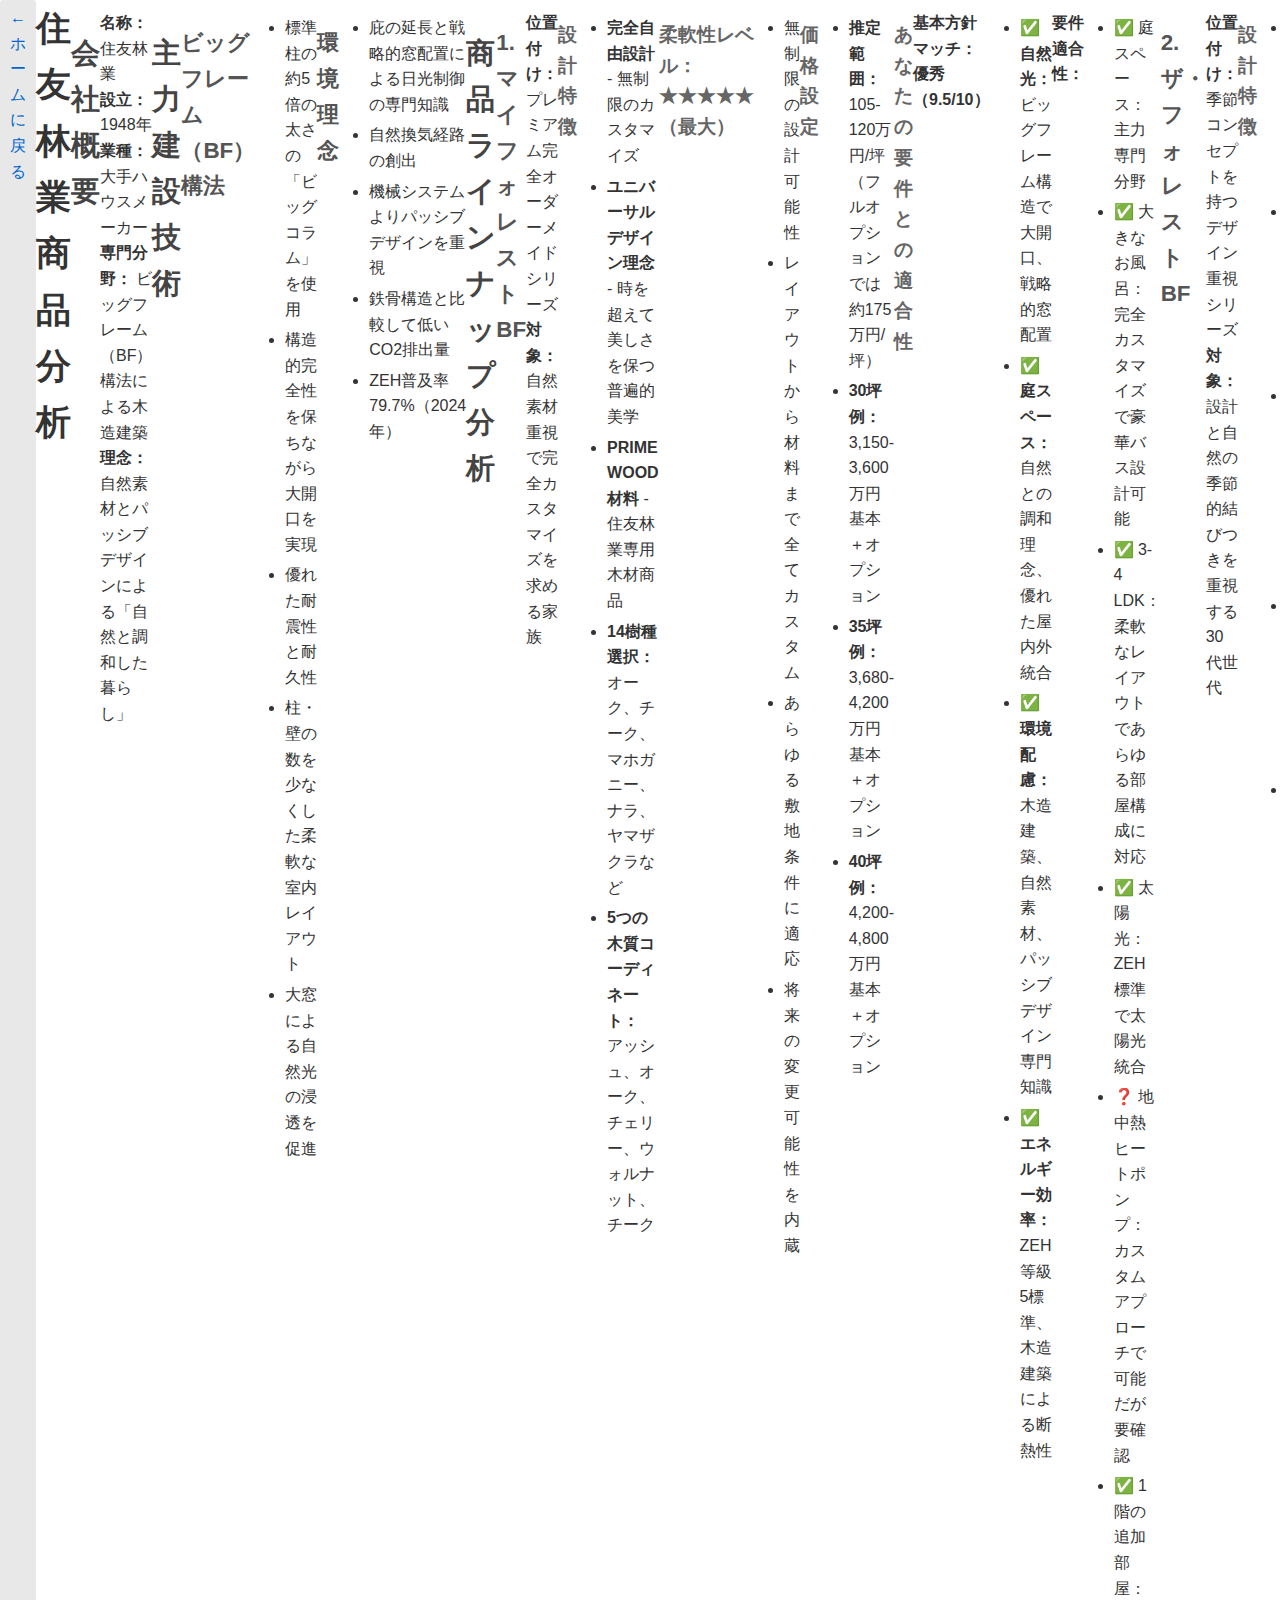
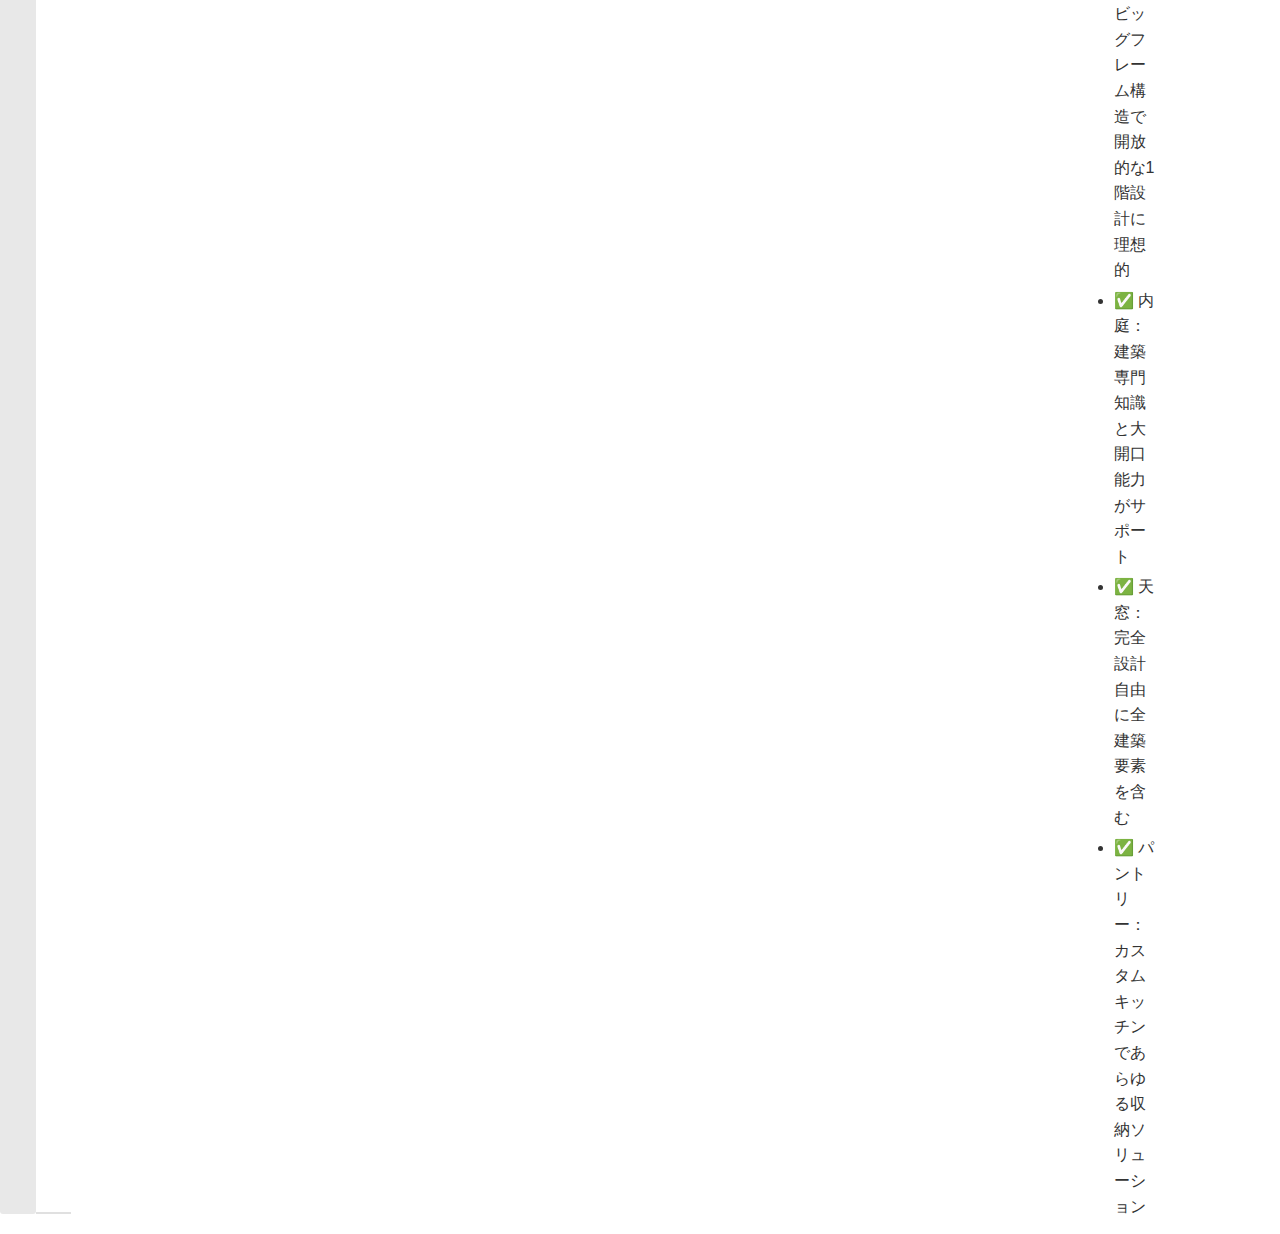
<file: docs/sumitomo-forestry.html>
<!DOCTYPE html>
<html lang="ja">
<head>
    <meta charset="UTF-8">
    <meta name="viewport" content="width=device-width, initial-scale=1.0">
    <title>住友林業商品分析</title>
    <link rel="stylesheet" href="style.css">
</head>
<body>
    <a href="index.html" class="back-link">← ホームに戻る</a>
    
    <h1>住友林業商品分析</h1>

    <h2>会社概要</h2>

    <p><strong>名称：</strong> 住友林業<br>
    <strong>設立：</strong> 1948年<br>
    <strong>業種：</strong> 大手ハウスメーカー<br>
    <strong>専門分野：</strong> ビッグフレーム（BF）構法による木造建築<br>
    <strong>理念：</strong> 自然素材とパッシブデザインによる「自然と調和した暮らし」</p>

    <h2>主力建設技術</h2>

    <h3>ビッグフレーム（BF）構法</h3>

    <ul>
        <li>標準柱の約5倍の太さの「ビッグコラム」を使用</li>
        <li>構造的完全性を保ちながら大開口を実現</li>
        <li>優れた耐震性と耐久性</li>
        <li>柱・壁の数を少なくした柔軟な室内レイアウト</li>
        <li>大窓による自然光の浸透を促進</li>
    </ul>

    <h3>環境理念</h3>

    <ul>
        <li>庇の延長と戦略的窓配置による日光制御の専門知識</li>
        <li>自然換気経路の創出</li>
        <li>機械システムよりパッシブデザインを重視</li>
        <li>鉄骨構造と比較して低いCO2排出量</li>
        <li>ZEH普及率79.7%（2024年）</li>
    </ul>

    <h2>商品ラインナップ分析</h2>

    <h3>1. マイフォレスト BF</h3>

    <p><strong>位置付け：</strong> プレミアム完全オーダーメイドシリーズ<br>
    <strong>対象：</strong> 自然素材重視で完全カスタマイズを求める家族</p>

    <h4>設計特徴</h4>

    <ul>
        <li><strong>完全自由設計</strong> - 無制限のカスタマイズ</li>
        <li><strong>ユニバーサルデザイン理念</strong> - 時を超えて美しさを保つ普遍的美学</li>
        <li><strong>PRIME WOOD材料</strong> - 住友林業専用木材商品</li>
        <li><strong>14樹種選択：</strong> オーク、チーク、マホガニー、ナラ、ヤマザクラなど</li>
        <li><strong>5つの木質コーディネート：</strong> アッシュ、オーク、チェリー、ウォルナット、チーク</li>
    </ul>

    <h4>柔軟性レベル：★★★★★（最大）</h4>

    <ul>
        <li>無制限の設計可能性</li>
        <li>レイアウトから材料まで全てカスタム</li>
        <li>あらゆる敷地条件に適応</li>
        <li>将来の変更可能性を内蔵</li>
    </ul>

    <h4>価格設定</h4>

    <ul>
        <li><strong>推定範囲：</strong> 105-120万円/坪（フルオプションでは約175万円/坪）</li>
        <li><strong>30坪例：</strong> 3,150-3,600万円 基本＋オプション</li>
        <li><strong>35坪例：</strong> 3,680-4,200万円 基本＋オプション</li>
        <li><strong>40坪例：</strong> 4,200-4,800万円 基本＋オプション</li>
    </ul>

    <h4>あなたの要件との適合性</h4>

    <p><strong>基本方針マッチ：優秀（9.5/10）</strong></p>

    <ul>
        <li>✅ <strong>自然光：</strong> ビッグフレーム構造で大開口、戦略的窓配置</li>
        <li>✅ <strong>庭スペース：</strong> 自然との調和理念、優れた屋内外統合</li>
        <li>✅ <strong>環境配慮：</strong> 木造建築、自然素材、パッシブデザイン専門知識</li>
        <li>✅ <strong>エネルギー効率：</strong> ZEH等級5標準、木造建築による断熱性</li>
    </ul>

    <p><strong>要件適合性：</strong></p>

    <ul>
        <li>✅ 庭スペース：主力専門分野</li>
        <li>✅ 大きなお風呂：完全カスタマイズで豪華バス設計可能</li>
        <li>✅ 3-4 LDK：柔軟なレイアウトであらゆる部屋構成に対応</li>
        <li>✅ 太陽光：ZEH標準で太陽光統合</li>
        <li>❓ 地中熱ヒートポンプ：カスタムアプローチで可能だが要確認</li>
        <li>✅ 1階の追加部屋：ビッグフレーム構造で開放的な1階設計に理想的</li>
        <li>✅ 内庭：建築専門知識と大開口能力がサポート</li>
        <li>✅ 天窓：完全設計自由に全建築要素を含む</li>
        <li>✅ パントリー：カスタムキッチンであらゆる収納ソリューション</li>
    </ul>

    <hr>

    <h3>2. ザ・フォレスト BF</h3>

    <p><strong>位置付け：</strong> 季節コンセプトを持つデザイン重視シリーズ<br>
    <strong>対象：</strong> 設計と自然の季節的結びつきを重視する30代世代</p>

    <h4>設計特徴</h4>

    <ul>
        <li><strong>四季統合</strong> - 日本の七十二候を取り入れた設計</li>
        <li><strong>「風、光、緑、そして家族の想い」設計理念</strong></li>
        <li><strong>カスタマイズ可能間取り</strong> 土地と家族の夢に適応</li>
        <li><strong>大開口と広々とした室内</strong> BF構造により</li>
        <li><strong>木造ベース建築</strong> 革新的材料組み合わせ</li>
    </ul>

    <h4>柔軟性レベル：★★★★☆（高）</h4>

    <ul>
        <li>季節設計フレームワーク内でのカスタマイズ</li>
        <li>BF構造による構造柔軟性</li>
        <li>敷地適応計画</li>
        <li>季節コンセプト周りの設計制約あり</li>
    </ul>

    <h4>価格設定</h4>

    <ul>
        <li><strong>推定範囲：</strong> 90-110万円/坪</li>
        <li><strong>30坪例：</strong> 2,700-3,300万円</li>
        <li><strong>35坪例：</strong> 3,150-3,850万円</li>
        <li><strong>40坪例：</strong> 3,600-4,400万円</li>
    </ul>

    <h4>あなたの要件との適合性</h4>

    <p><strong>基本方針マッチ：優秀（9/10）</strong></p>

    <ul>
        <li>✅ <strong>自然光：</strong> 季節光統合への主力設計重点</li>
        <li>✅ <strong>庭スペース：</strong> 四季コンセプトで屋外連結を強く重視</li>
        <li>✅ <strong>環境配慮：</strong> 自然素材重視、季節環境調和</li>
        <li>✅ <strong>エネルギー効率：</strong> 断熱性能を持つBF構造</li>
    </ul>

    <p><strong>要件適合性：</strong></p>

    <ul>
        <li>✅ 庭スペース：四季設計理念の中心</li>
        <li>✅ 大きなお風呂：カスタム設計で豪華機能対応</li>
        <li>✅ 3-4 LDK：季節フレームワーク内での柔軟なレイアウト</li>
        <li>✅ 太陽光：環境設計目標と適合</li>
        <li>❓ 地中熱ヒートポンプ：季節設計アプローチで対応可能性</li>
        <li>✅ 1階の追加部屋：BF構造で開放レイアウトをサポート</li>
        <li>✅ 内庭：季節設計理念で中庭を強くサポート</li>
        <li>✅ 天窓：季節光重視でこれを理想的に</li>
        <li>✅ パントリー：設計柔軟性で機能スペースを含む</li>
    </ul>

    <hr>

    <h3>3. フォレストセレクション BF</h3>

    <p><strong>位置付け：</strong> コスト管理用セミカスタムシリーズ<br>
    <strong>対象：</strong> 住友品質を求める予算重視購入者</p>

    <h4>設計特徴</h4>

    <ul>
        <li><strong>1,500以上の事前設計間取り</strong> から選択</li>
        <li><strong>BF構造</strong> 構造的優位性を維持</li>
        <li><strong>標準化オプション</strong> コスト効率のため</li>
        <li><strong>木造建築品質</strong> 限定カスタマイズ</li>
    </ul>

    <h4>柔軟性レベル：★★★☆☆（中程度）</h4>

    <ul>
        <li>豊富な事前設計オプションから選択</li>
        <li>プランフレームワーク内での一部変更可能</li>
        <li>BF構造的利点を維持</li>
        <li>完全カスタマイズは限定</li>
    </ul>

    <h4>価格設定</h4>

    <ul>
        <li><strong>範囲：</strong> 85-100万円/坪（フルカスタムより30-50万円節約）</li>
        <li><strong>30坪例：</strong> 2,550-3,000万円</li>
        <li><strong>35坪例：</strong> 2,980-3,500万円</li>
        <li><strong>40坪例：</strong> 3,400-4,000万円</li>
    </ul>

    <h4>あなたの要件との適合性</h4>

    <p><strong>基本方針マッチ：良い（7/10）</strong></p>

    <ul>
        <li>✅ <strong>自然光：</strong> BF構造で良好な自然光</li>
        <li>⚠️ <strong>庭スペース：</strong> 事前設計プランにより限定</li>
        <li>✅ <strong>環境配慮：</strong> 木造建築維持</li>
        <li>✅ <strong>エネルギー効率：</strong> BF断熱性能</li>
    </ul>

    <p><strong>要件適合性：</strong></p>

    <ul>
        <li>⚠️ 庭スペース：利用可能プランオプションに依存</li>
        <li>✅ 大きなお風呂：標準高級オプション利用可能</li>
        <li>✅ 3-4 LDK：複数プランオプション利用可能</li>
        <li>✅ 太陽光：標準環境オプション</li>
        <li>❓ 地中熱ヒートポンプ：限定カスタムシステム</li>
        <li>⚠️ 1階の追加部屋：利用可能プランに依存</li>
        <li>❓ 内庭：標準プランでは利用不可能性</li>
        <li>⚠️ 天窓：限定建築変更</li>
        <li>✅ パントリー：標準キッチンオプションでパントリー含む</li>
    </ul>

    <hr>

    <h3>4. GRAND LIFE（グランドライフ）- 平屋</h3>

    <p><strong>位置付け：</strong> プレミアム平屋専門シリーズ<br>
    <strong>対象：</strong> 豪華機能を持つシングルレベル住まいを好む家族</p>

    <h4>設計特徴</h4>

    <ul>
        <li><strong>平屋専門</strong> プレミアム機能付き</li>
        <li><strong>大規模敷地活用</strong> ゆったりとしたシングルレベル住まい</li>
        <li><strong>プレミアム材料・仕上げ</strong></li>
        <li><strong>庭園統合重視</strong> 平屋ライフスタイル</li>
        <li><strong>住友契約の40%</strong> がこのオプションを選択</li>
    </ul>

    <h4>柔軟性レベル：★★★★☆（高）</h4>

    <ul>
        <li>平屋フレームワーク内での高カスタマイズ</li>
        <li>庭園統合に優秀</li>
        <li>開放レイアウトでBF構造の優位性</li>
        <li>プレミアム仕上げオプション</li>
    </ul>

    <h4>価格設定</h4>

    <ul>
        <li><strong>範囲：</strong> 90-110万円/坪</li>
        <li><strong>30坪例：</strong> 2,700-3,300万円（平屋でより大きな敷地面積必要の可能性）</li>
        <li><strong>35坪例：</strong> 3,150-3,850万円</li>
        <li><strong>40坪例：</strong> 3,600-4,400万円</li>
    </ul>

    <h4>あなたの要件との適合性</h4>

    <p><strong>基本方針マッチ：優秀（9.5/10）</strong></p>

    <ul>
        <li>✅ <strong>自然光：</strong> 平屋設計で住宅全体の自然光を最適化</li>
        <li>✅ <strong>庭スペース：</strong> 屋内外住まいへのプレミアム重点</li>
        <li>✅ <strong>環境配慮：</strong> 庭園統合を持つ自然素材</li>
        <li>✅ <strong>エネルギー効率：</strong> BF構造を持つ平屋効率</li>
    </ul>

    <p><strong>要件適合性：</strong></p>

    <ul>
        <li>✅ 庭スペース：主力専門分野</li>
        <li>✅ 大きなお風呂：プレミアム平屋バスルーム可能</li>
        <li>✅ 3-4 LDK：平屋レイアウトに優秀</li>
        <li>✅ 太陽光：太陽光に理想的な屋根構成</li>
        <li>✅ 地中熱ヒートポンプ：地中熱システムに平屋が理想的</li>
        <li>✅ 1階の追加部屋：ジム・趣味部屋に最適</li>
        <li>✅ 内庭：平屋設計で中庭に理想的</li>
        <li>✅ 天窓：全体に天窓で平屋が最適</li>
        <li>✅ パントリー：平屋キッチン設計で大パントリー対応</li>
    </ul>

    <hr>

    <h3>5. 和楽（Waraku）- 伝統的日本建築</h3>

    <p><strong>位置付け：</strong> 伝統的日本設計専門<br>
    <strong>対象：</strong> 本格的日本建築を求める方</p>

    <h4>設計特徴</h4>

    <ul>
        <li><strong>伝統的日本美学</strong> 現代機能性付き</li>
        <li><strong>国産檜杉</strong> 建築</li>
        <li><strong>「きづれパネル」構法</strong> 伝統技法使用</li>
        <li><strong>本格要素：</strong> 真壁造り、現し梁、障子</li>
        <li><strong>現代ライフスタイル統合</strong> 伝統フレームワーク内</li>
    </ul>

    <h4>柔軟性レベル：★★★☆☆（中程度）</h4>

    <ul>
        <li>伝統的日本フレームワーク内でのカスタマイズ</li>
        <li>本格材料と建築方法</li>
        <li>伝統的に統合された現代アメニティ</li>
        <li>伝統美学による設計制約</li>
    </ul>

    <h4>価格設定</h4>

    <ul>
        <li><strong>範囲：</strong> 85-95万円/坪</li>
        <li><strong>30坪例：</strong> 2,550-2,850万円</li>
        <li><strong>35坪例：</strong> 2,980-3,330万円</li>
        <li><strong>40坪例：</strong> 3,400-3,800万円</li>
    </ul>

    <h4>あなたの要件との適合性</h4>

    <p><strong>基本方針マッチ：とても良い（8/10）</strong></p>

    <ul>
        <li>✅ <strong>自然光：</strong> 伝統的日本設計で自然光を重視</li>
        <li>✅ <strong>庭スペース：</strong> 日本建築は庭園設計と不可分</li>
        <li>✅ <strong>環境配慮：</strong> 自然素材、伝統的持続可能性</li>
        <li>✅ <strong>エネルギー効率：</strong> 伝統的パッシブデザイン原理</li>
    </ul>

    <p><strong>要件適合性：</strong></p>

    <ul>
        <li>✅ 庭スペース：日本設計理念の中心</li>
        <li>✅ 大きなお風呂：伝統的日本風呂（風呂）は豪華可能</li>
        <li>✅ 3-4 LDK：適応可能な部屋構成</li>
        <li>⚠️ 太陽光：伝統的屋根美学と競合の可能性</li>
        <li>❓ 地中熱ヒートポンプ：伝統的アプローチで対応可能性</li>
        <li>✅ 1階の追加部屋：伝統的レイアウト柔軟性</li>
        <li>✅ 内庭：坪庭は伝統的日本専門分野</li>
        <li>⚠️ 天窓：伝統的屋根設計と競合の可能性</li>
        <li>✅ パントリー：伝統的キッチン収納ソリューション</li>
    </ul>

    <hr>

    <h3>6. その他専門商品</h3>

    <h4>フォレストメゾン プラス BF</h4>

    <ul>
        <li><strong>3階建て賃貸併用</strong> 多世代または賃貸収入用</li>
        <li><strong>都市土地活用</strong> 専門</li>
        <li>90-110万円/坪範囲</li>
    </ul>

    <h4>プラウディオ BF スラッシュ</h4>

    <ul>
        <li><strong>3階建て都市専門</strong> 傾斜地制限用</li>
        <li><strong>狭小敷地ソリューション</strong></li>
        <li>95-115万円/坪範囲</li>
    </ul>

    <h2>全体価格まとめ</h2>

    <h3>2025年現在市場価格¹</h3>

    <p><strong>基本範囲：</strong></p>

    <ul>
        <li><strong>プレミアムシリーズ（マイフォレスト BF）：</strong> 105-175万円/坪</li>
        <li><strong>デザインシリーズ（ザ・フォレスト BF）：</strong> 90-110万円/坪</li>
        <li><strong>セミカスタム（フォレストセレクション BF）：</strong> 85-100万円/坪</li>
        <li><strong>平屋（GRAND LIFE）：</strong> 90-110万円/坪</li>
        <li><strong>伝統的（和楽）：</strong> 85-95万円/坪</li>
    </ul>

    <h3>一般的総プロジェクト費用</h3>

    <p><strong>30坪例：</strong></p>

    <ul>
        <li>フォレストセレクション BF：2,550-3,000万円</li>
        <li>ザ・フォレスト BF：2,700-3,300万円</li>
        <li>GRAND LIFE：2,700-3,300万円</li>
        <li>マイフォレスト BF：3,150-5,250万円（オプション付き）</li>
    </ul>

    <p><strong>予算追加コスト：</strong></p>

    <ul>
        <li><strong>提案工事：</strong> オプション設備・カスタム機能</li>
        <li><strong>付帯工事：</strong> 空調、ガス、公共施設、外構工事</li>
        <li><strong>設計費：</strong> 計画・監理</li>
        <li><strong>土地準備：</strong> 必要に応じて敷地工事</li>
    </ul>

    <h3>市場比較でのコスト</h3>

    <ul>
        <li><strong>対他大手メーカー：</strong> プレミアム価格（平均より20-30%高）</li>
        <li><strong>対工務店：</strong> 大幅に高い（一般的工務店の2-3倍）</li>
        <li><strong>価値提案：</strong> ブランド評価、実証性能、包括的サービス</li>
    </ul>

    <h2>あなたの優先事項別推奨</h2>

    <h3>🥇 <strong>最優先推奨：GRAND LIFE</strong></h3>

    <p><strong>理由：</strong> 全基本方針と要件への完璧適合</p>

    <ul>
        <li>✅ 平屋で住宅全体の自然光を最適化</li>
        <li>✅ プレミアム庭園統合重点</li>
        <li>✅ 地中熱ヒートポンプ設置に理想的</li>
        <li>✅ 1階ジム室追加に最適</li>
        <li>✅ 内庭と天窓に優秀</li>
        <li>✅ 平屋効率を持つ環境重点</li>
        <li><strong>予算：</strong> 30坪で2,700-3,300万円（オプション前）</li>
    </ul>

    <h3>🥈 <strong>二番目選択：マイフォレスト BF</strong></h3>

    <p><strong>理由：</strong> 特殊要件のための最大カスタマイズ</p>

    <ul>
        <li>✅ 全目標達成のための完全自由</li>
        <li>✅ プレミアム自然光と庭園専門知識</li>
        <li>✅ あらゆる技術要件に対応可能</li>
        <li><strong>考慮：</strong> 高コストだが究極の柔軟性</li>
        <li><strong>予算：</strong> 30坪で3,150-5,250万円（オプション依存）</li>
    </ul>

    <h3>🥉 <strong>予算代替案：ザ・フォレスト BF</strong></h3>

    <p><strong>理由：</strong> 設計重点とコストの良いバランス</p>

    <ul>
        <li>✅ 強い季節・自然設計理念</li>
        <li>✅ フレームワーク内での良いカスタマイズ</li>
        <li>✅ フルカスタムより低コスト</li>
        <li><strong>予算：</strong> 30坪で2,700-3,300万円</li>
    </ul>

    <h3>❌ <strong>非推奨：フォレストセレクション BF</strong></h3>

    <p><strong>理由：</strong> 限定カスタマイズであなたの特殊要件に対応できない可能性</p>

    <ul>
        <li>⚠️ 内庭が利用可能でない可能性</li>
        <li>⚠️ 地中熱ヒートポンプがオプションでない可能性</li>
        <li>⚠️ 限定庭園統合設計オプション</li>
    </ul>

    <h2>住友林業への重要質問</h2>

    <ol>
        <li><strong>地中熱ヒートポンプ経験</strong> - GSHP設置専門知識はあるか？</li>
        <li><strong>内庭設計</strong> - 坪庭事例のポートフォリオはあるか？</li>
        <li><strong>千葉県での利用可能性</strong> - サービスエリアと地域チームは？</li>
        <li><strong>工期予想</strong> - 設計から完成までの期間は？</li>
        <li><strong>総プロジェクト予算</strong> - あなたの要件での現実的総コストは？</li>
        <li><strong>エネルギー性能保証</strong> - 具体的効率認証は？</li>
    </ol>

    <h2>結論</h2>

    <p>住友林業は、木造建築専門知識と自然調和理念を通じて、あなたの基本方針との優秀な適合を提供します。GRAND LIFEが最適選択として現れ、あなたの庭スペース、自然光、技術要件を完璧に補完する平屋の優位性を提供し、環境重点を維持します。</p>

    <hr>

    <h3>出典</h3>

    <p>¹ 2024-2025年日本不動産・建設業界の複数源から編集した価格データ（実際顧客事例と業界コスト比較を含む）。</p>
</body>
</html>
</file>
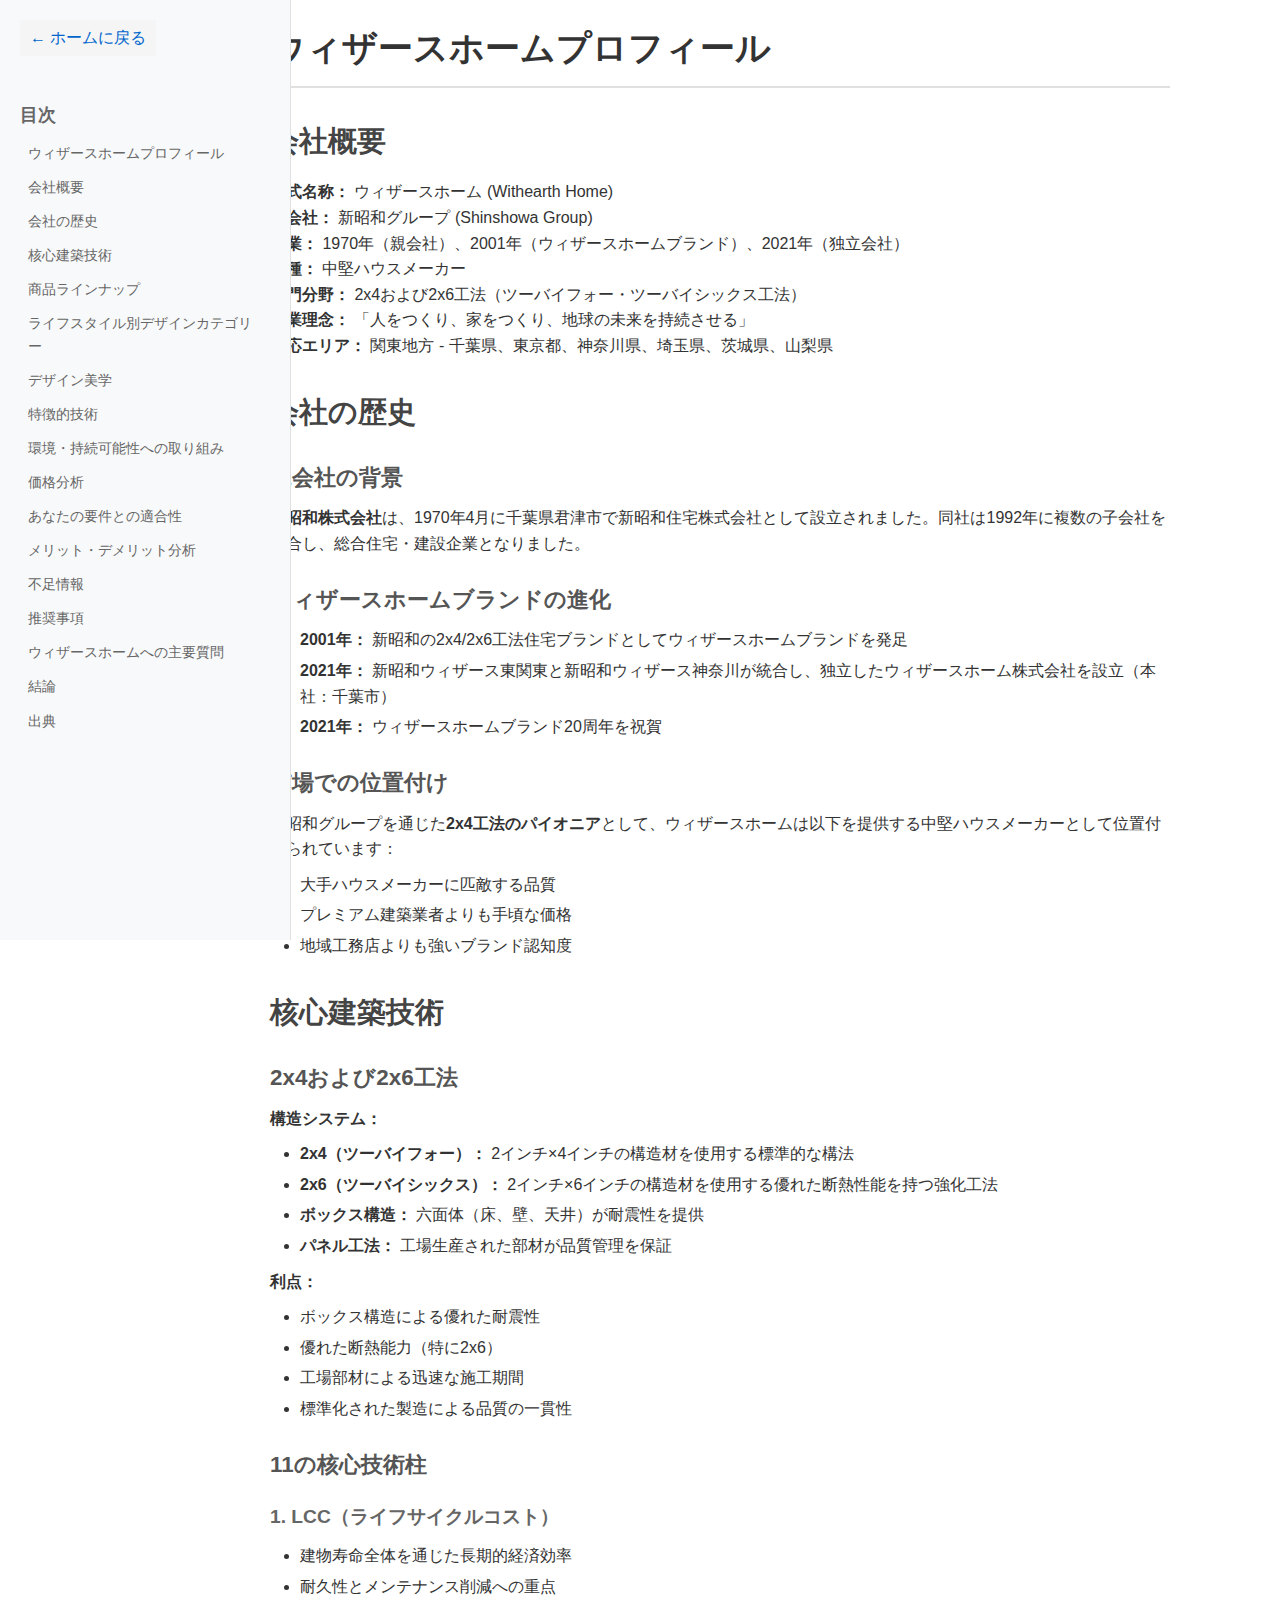
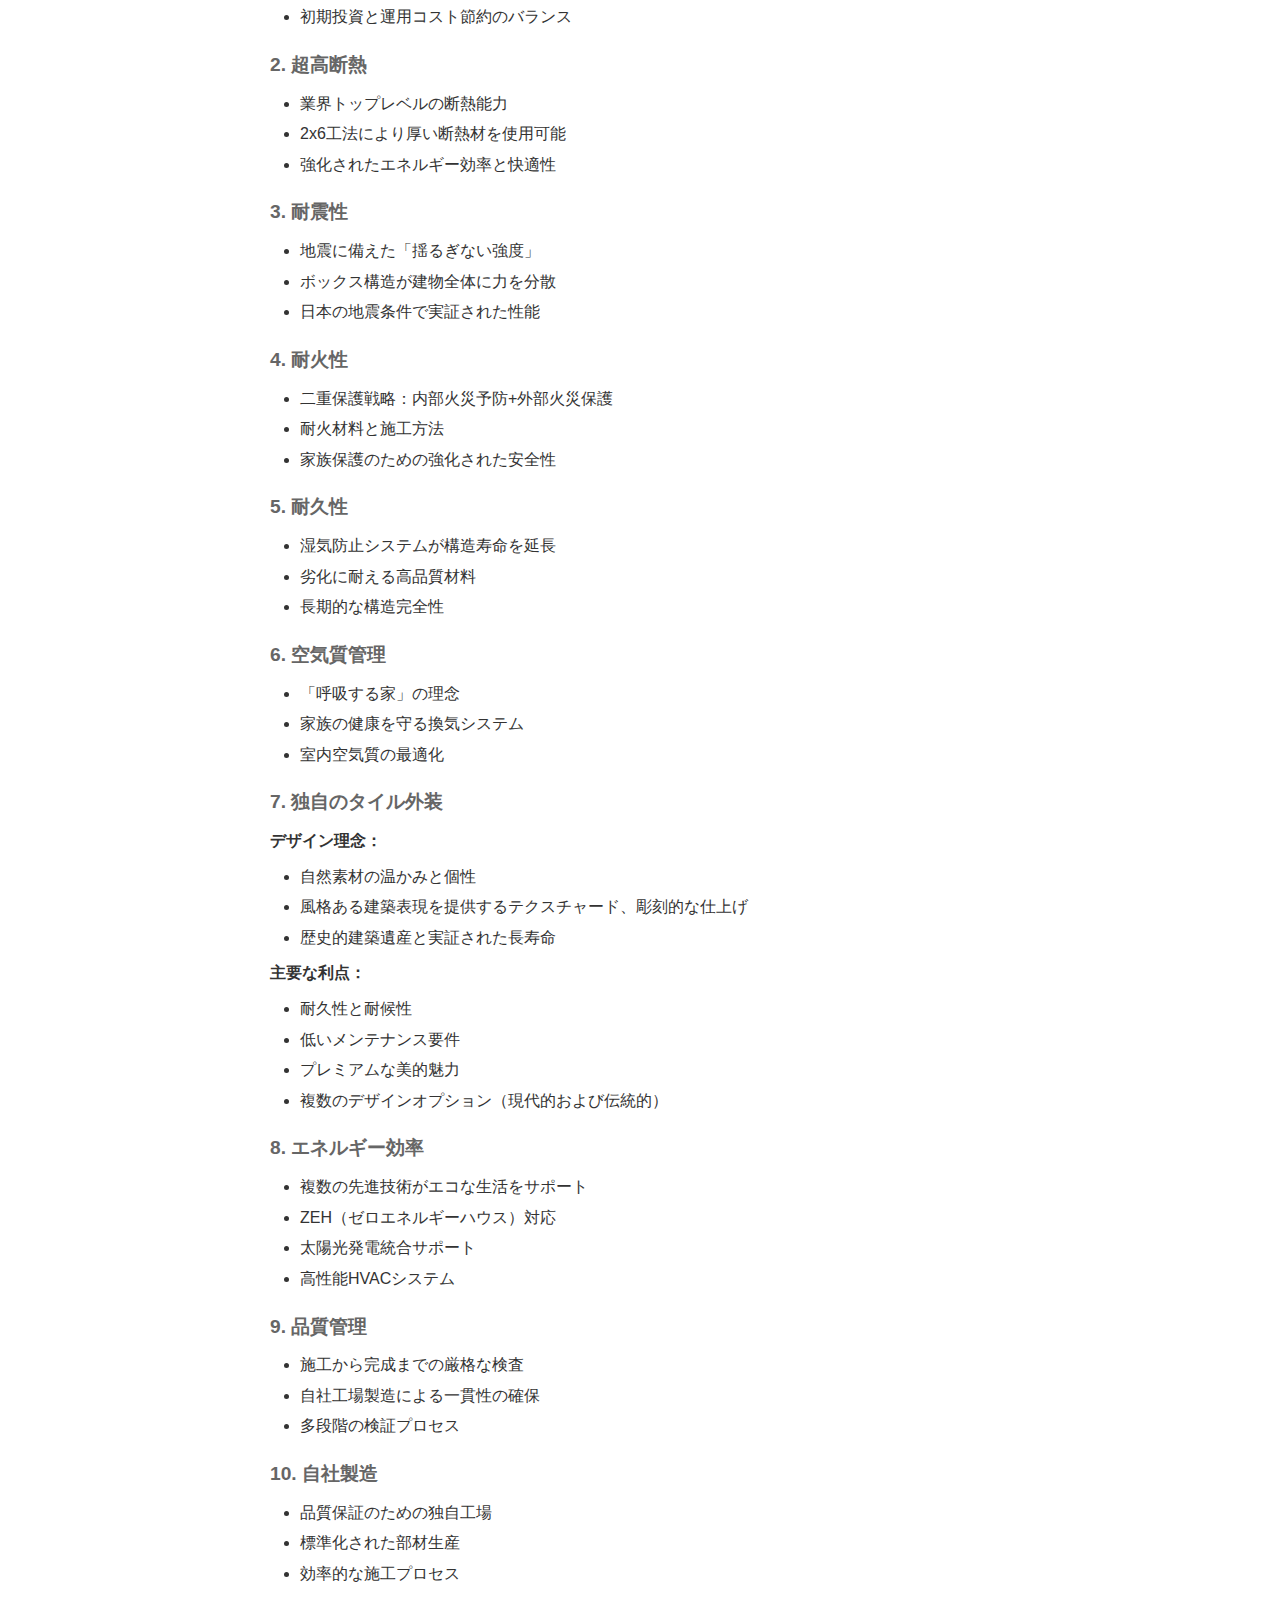
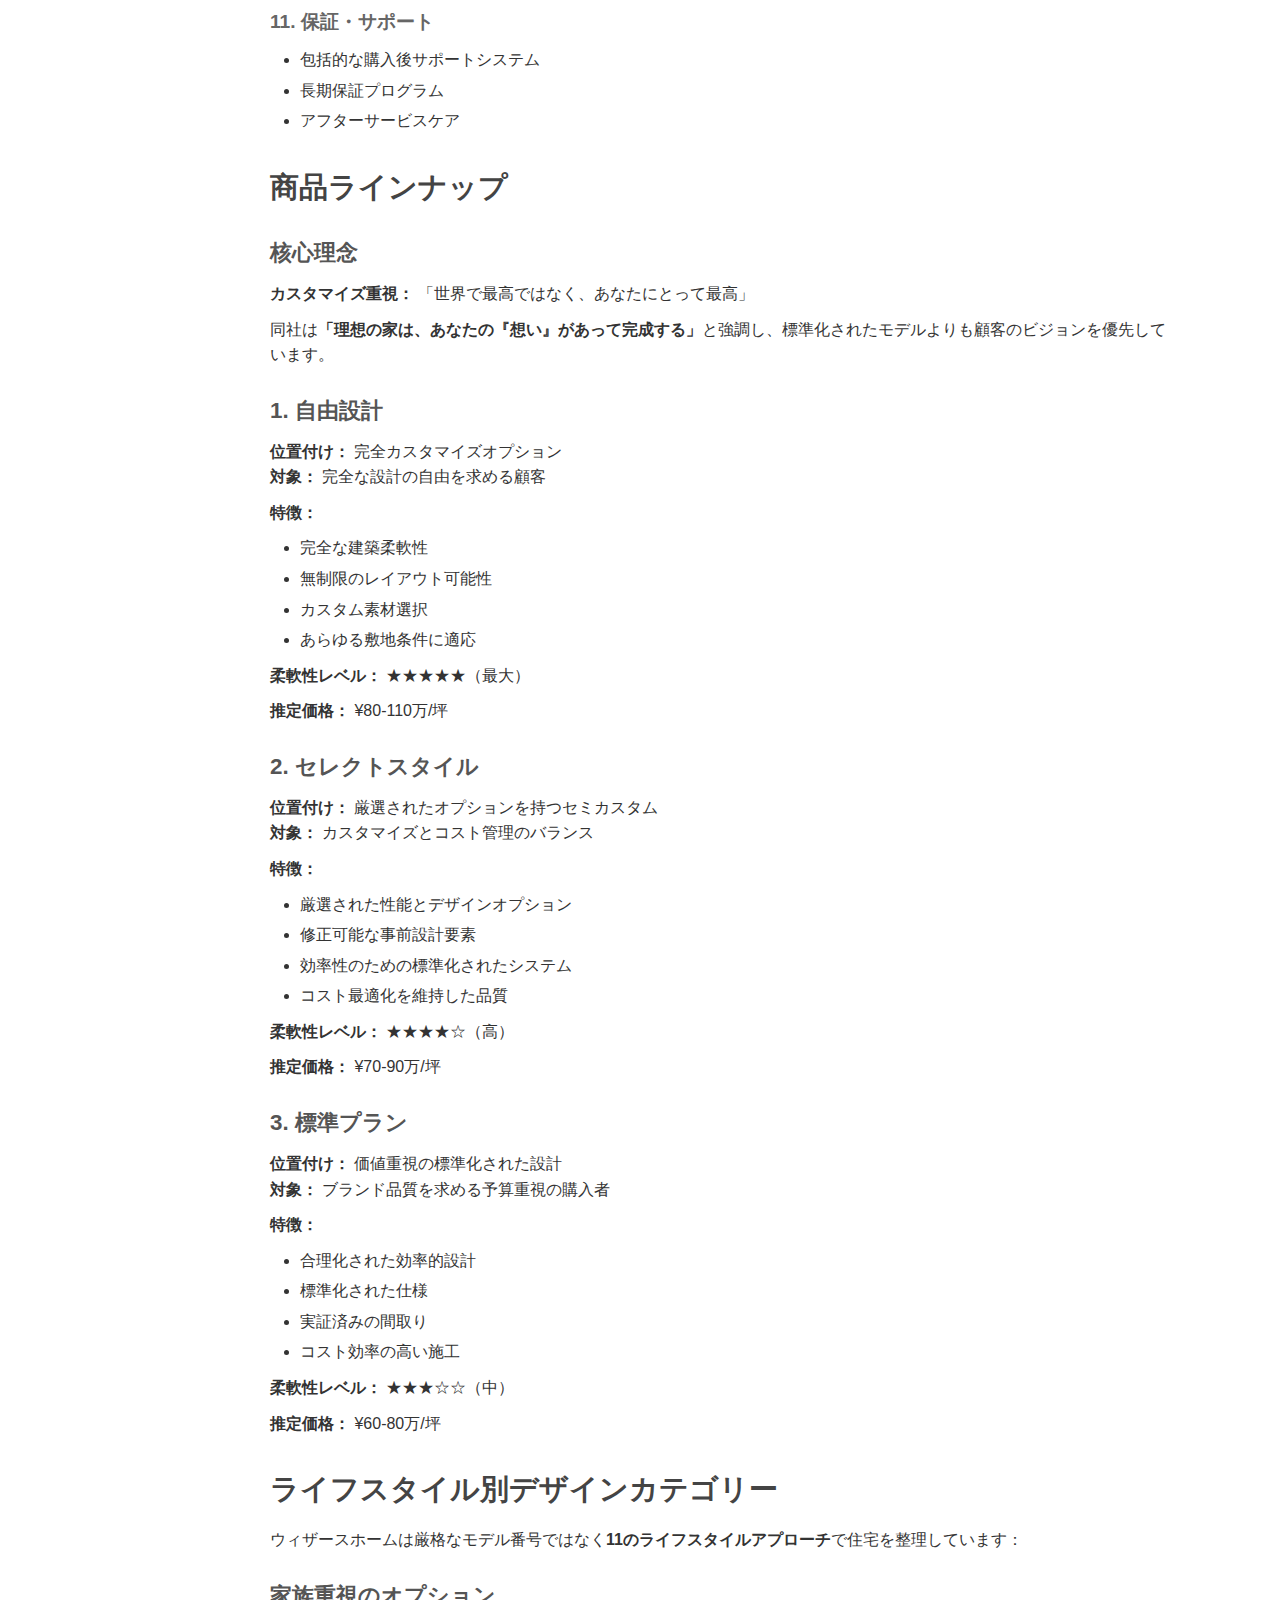
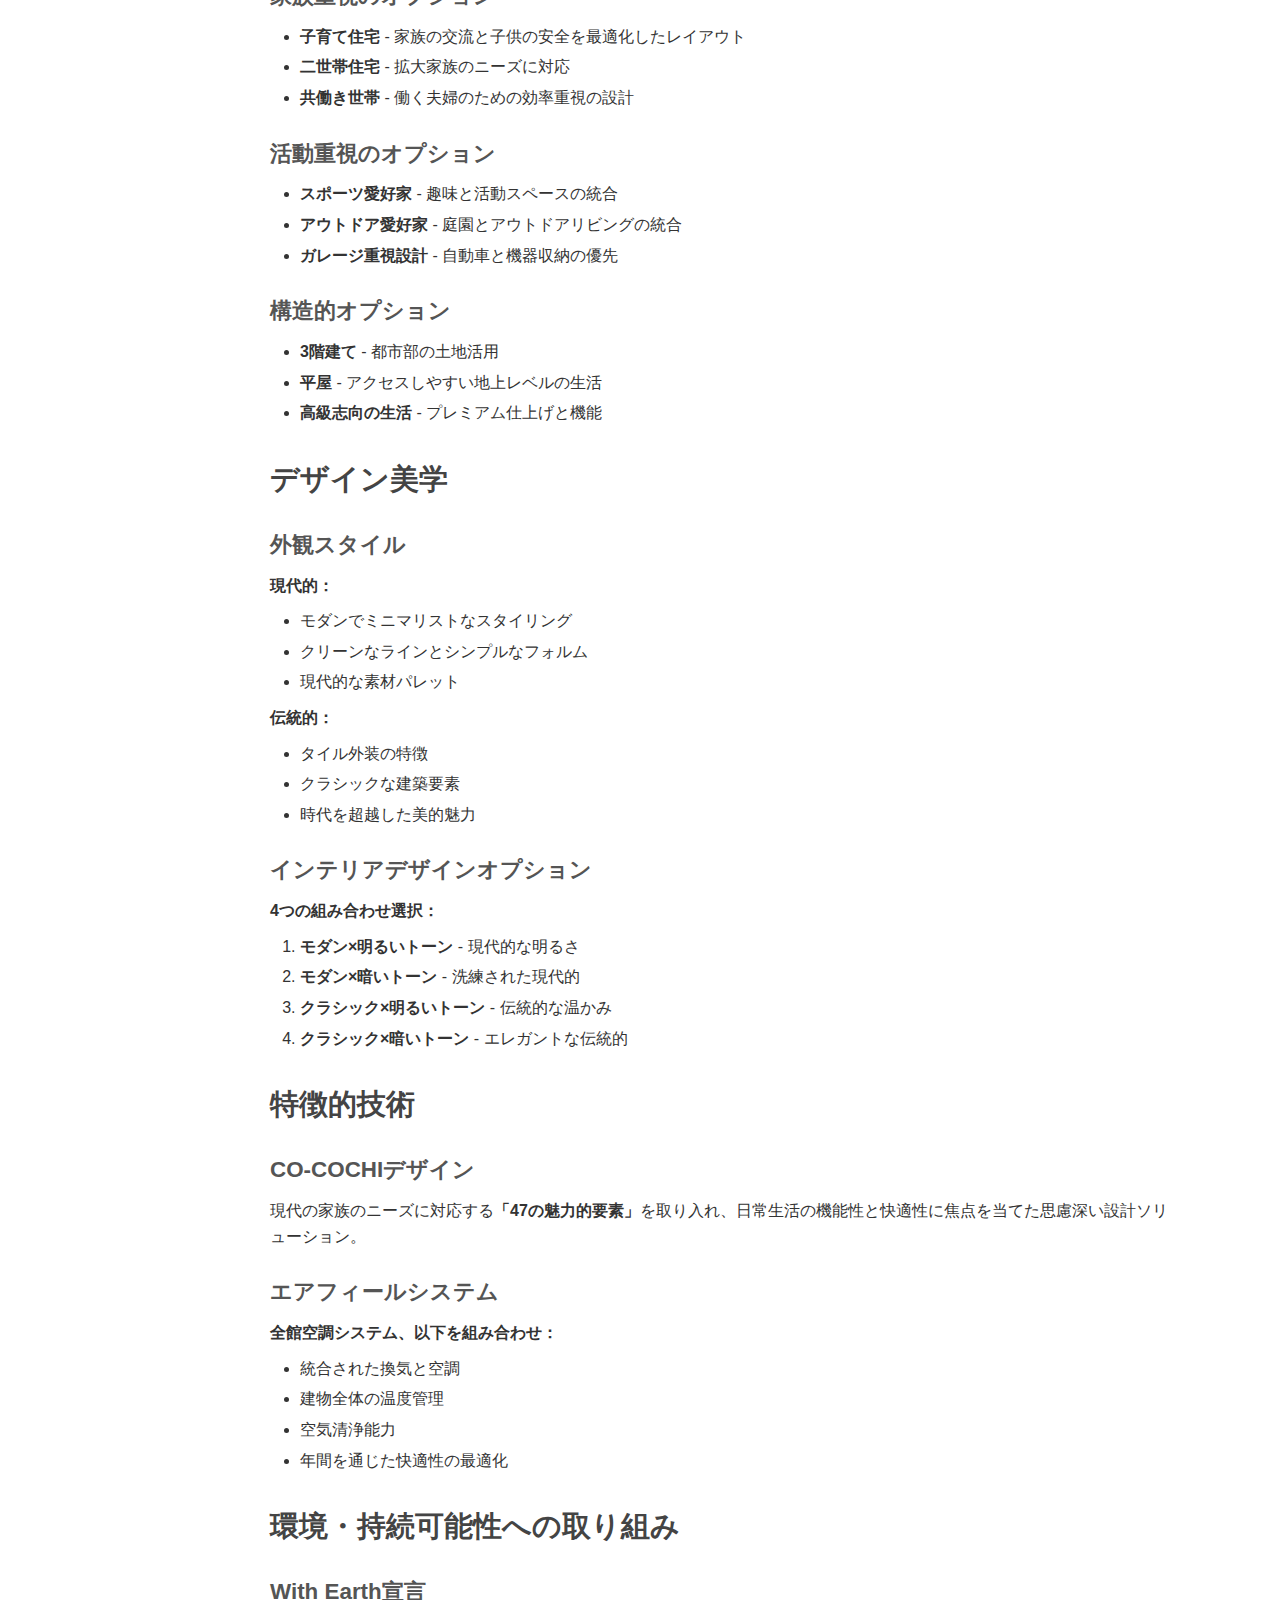
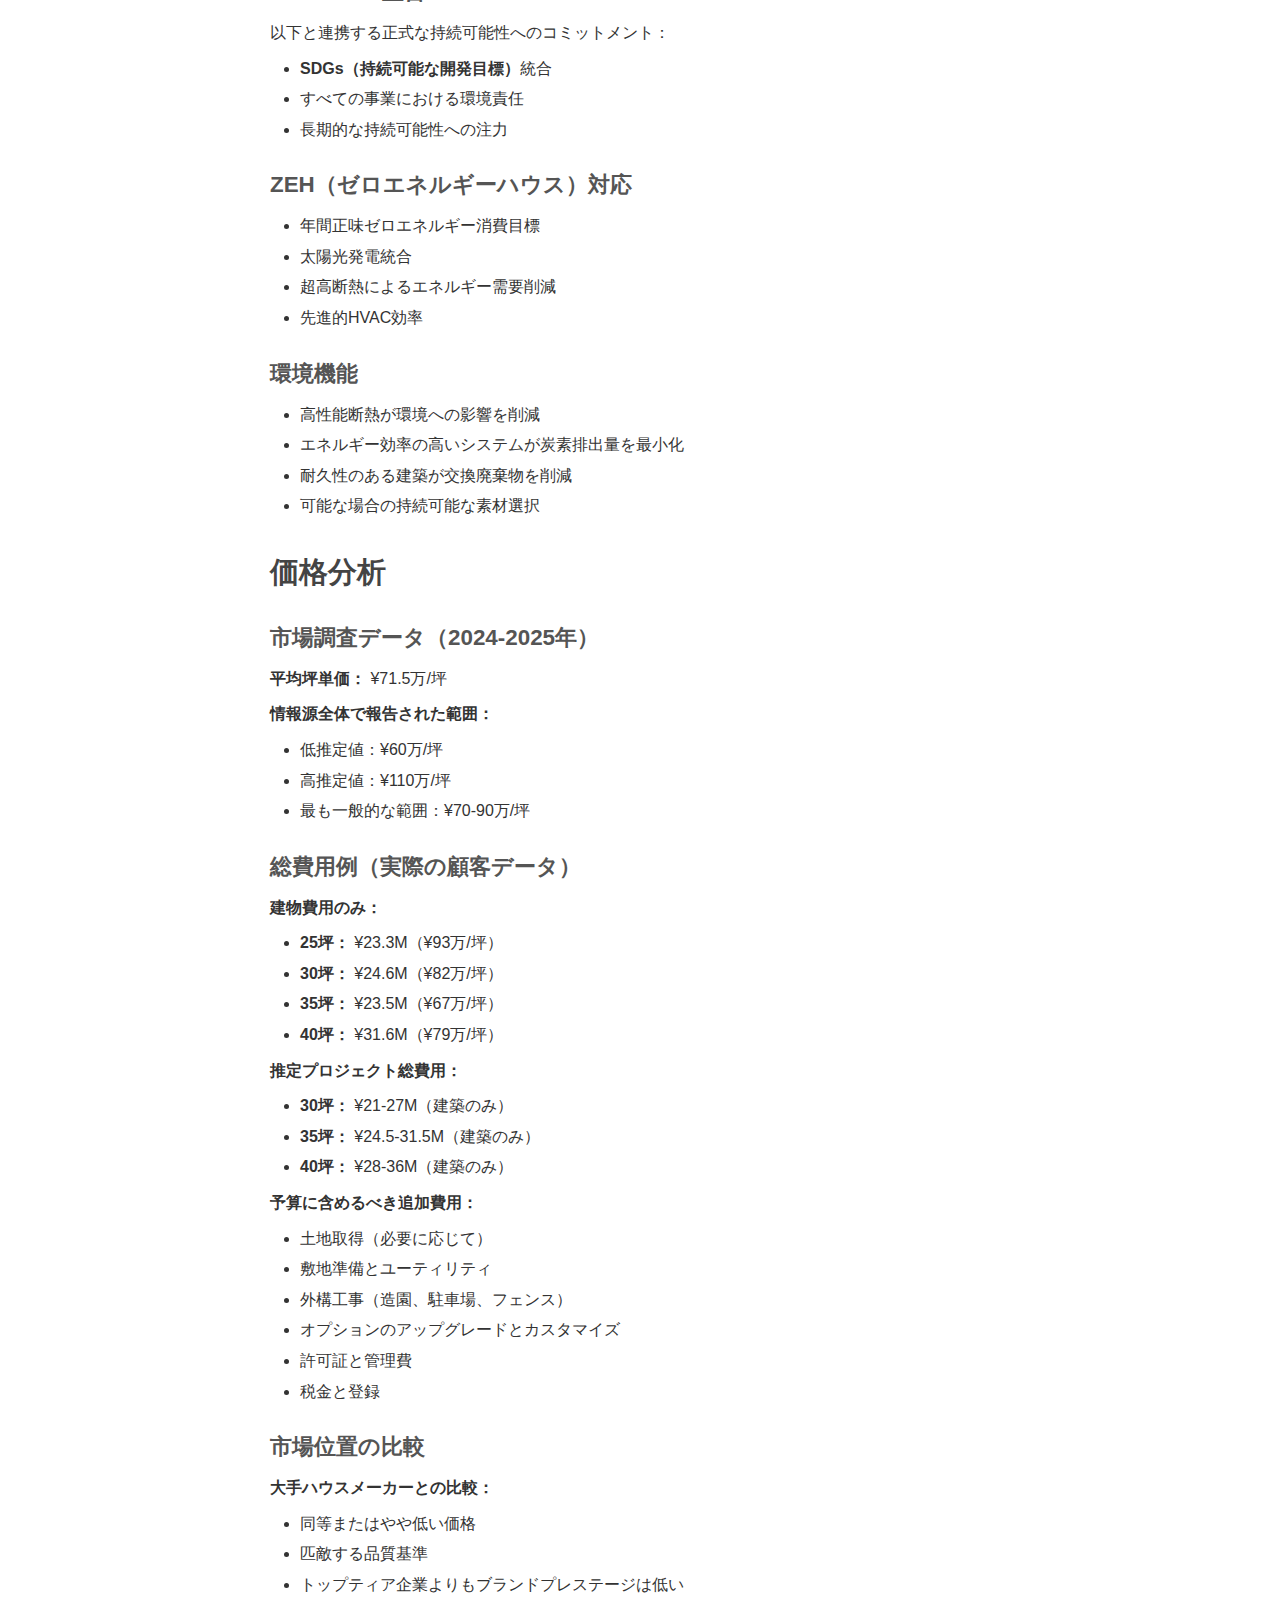
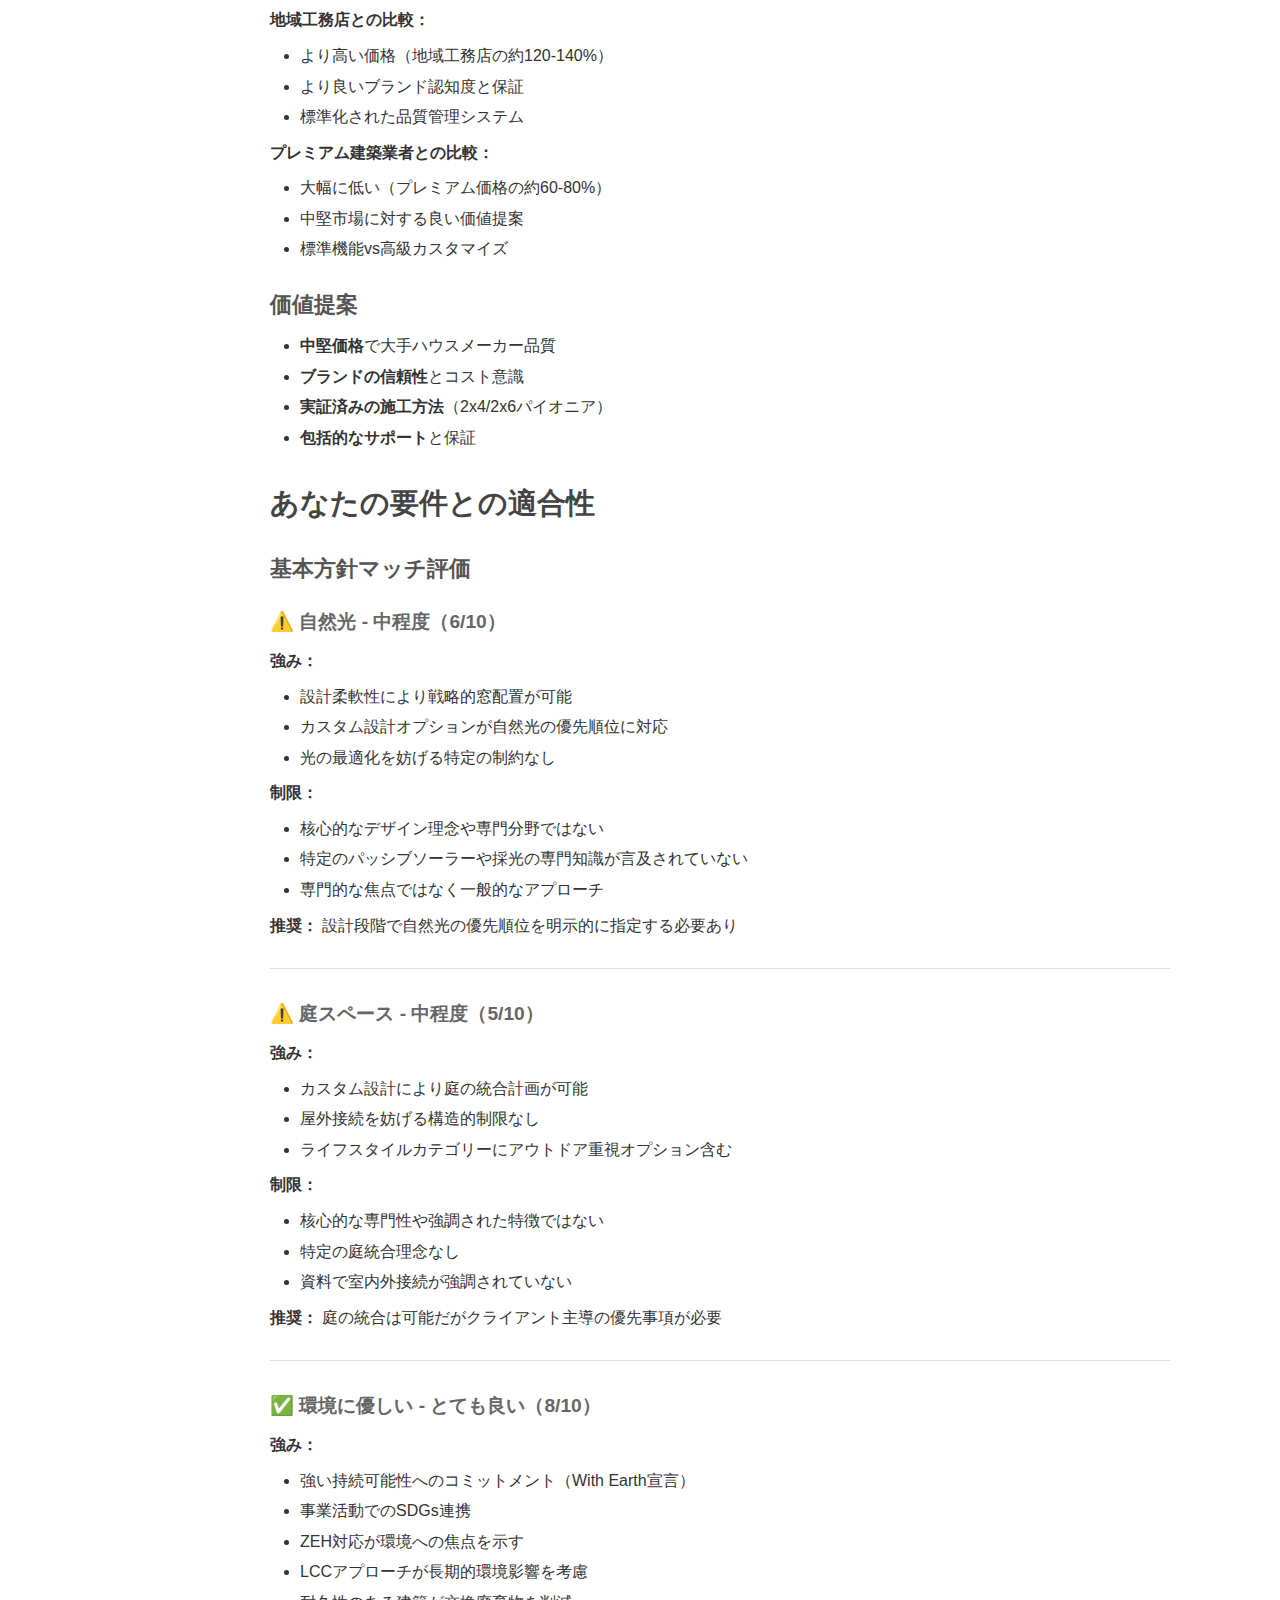
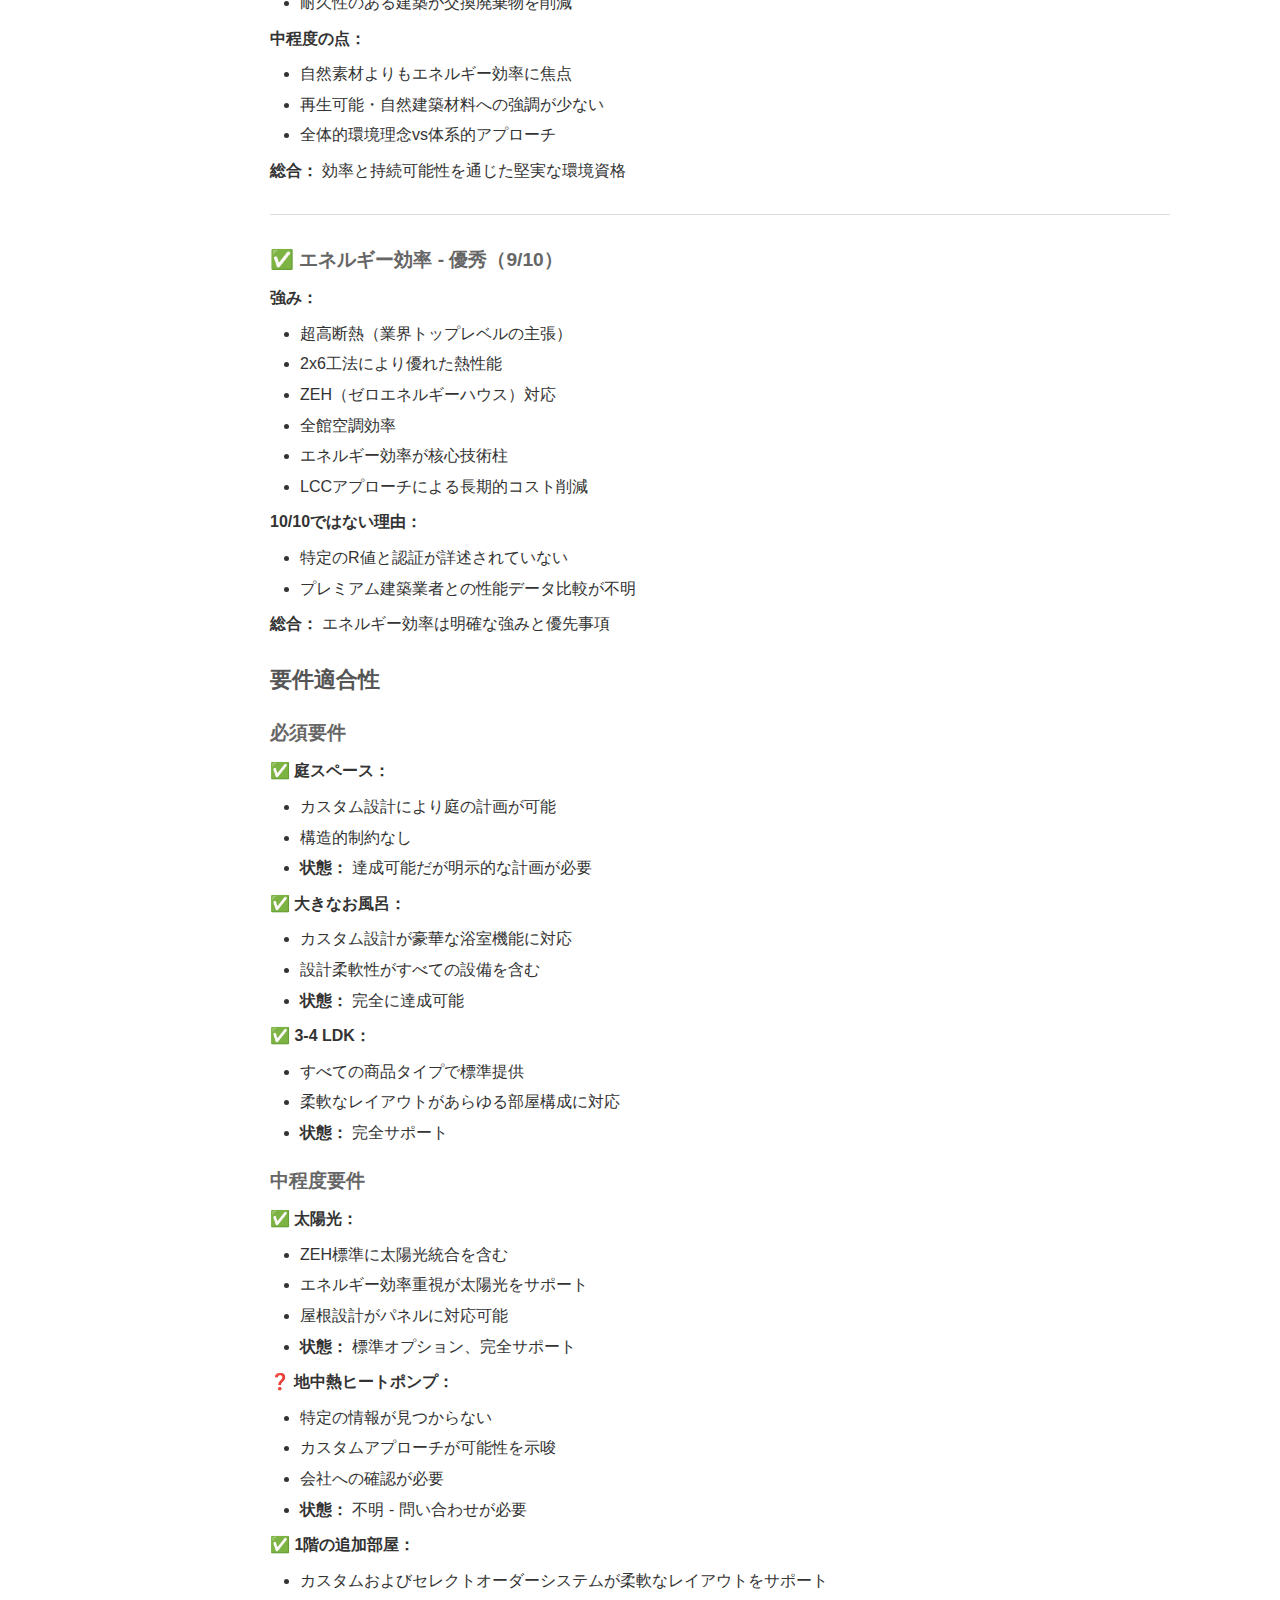
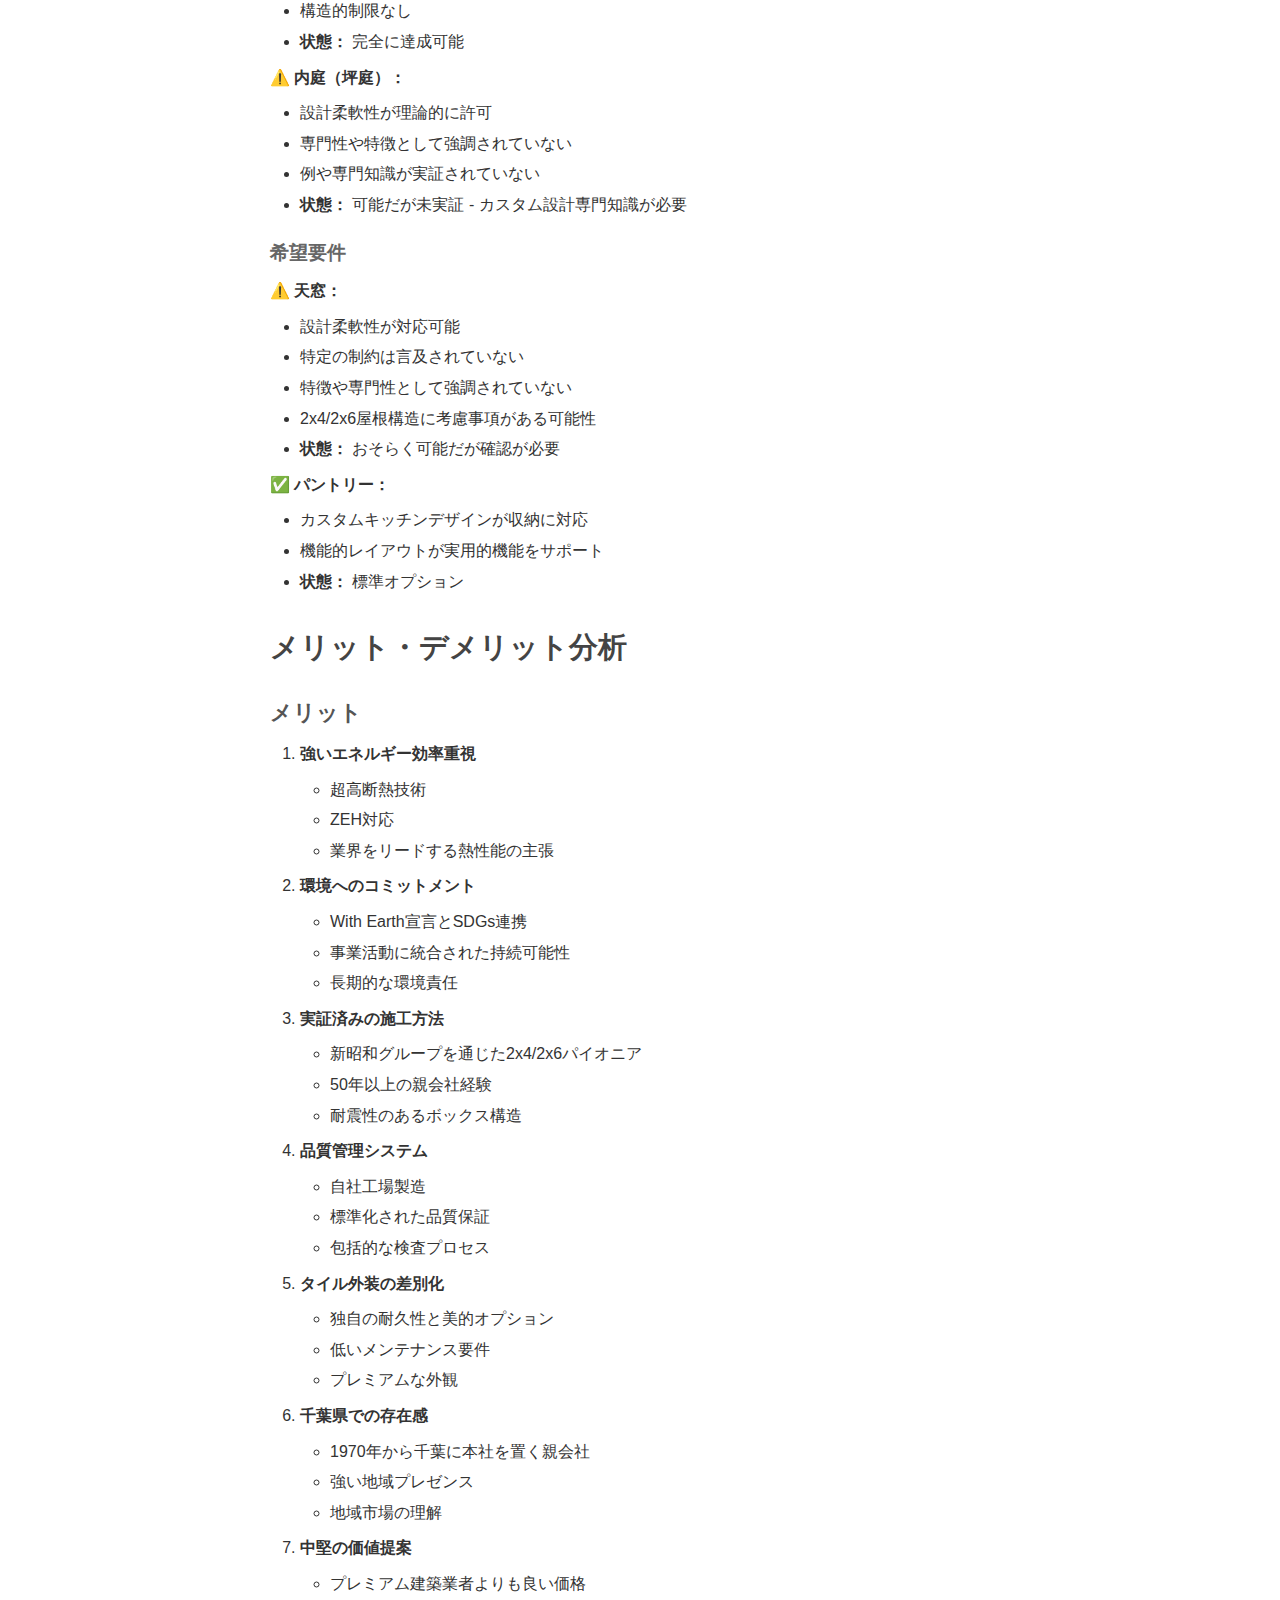
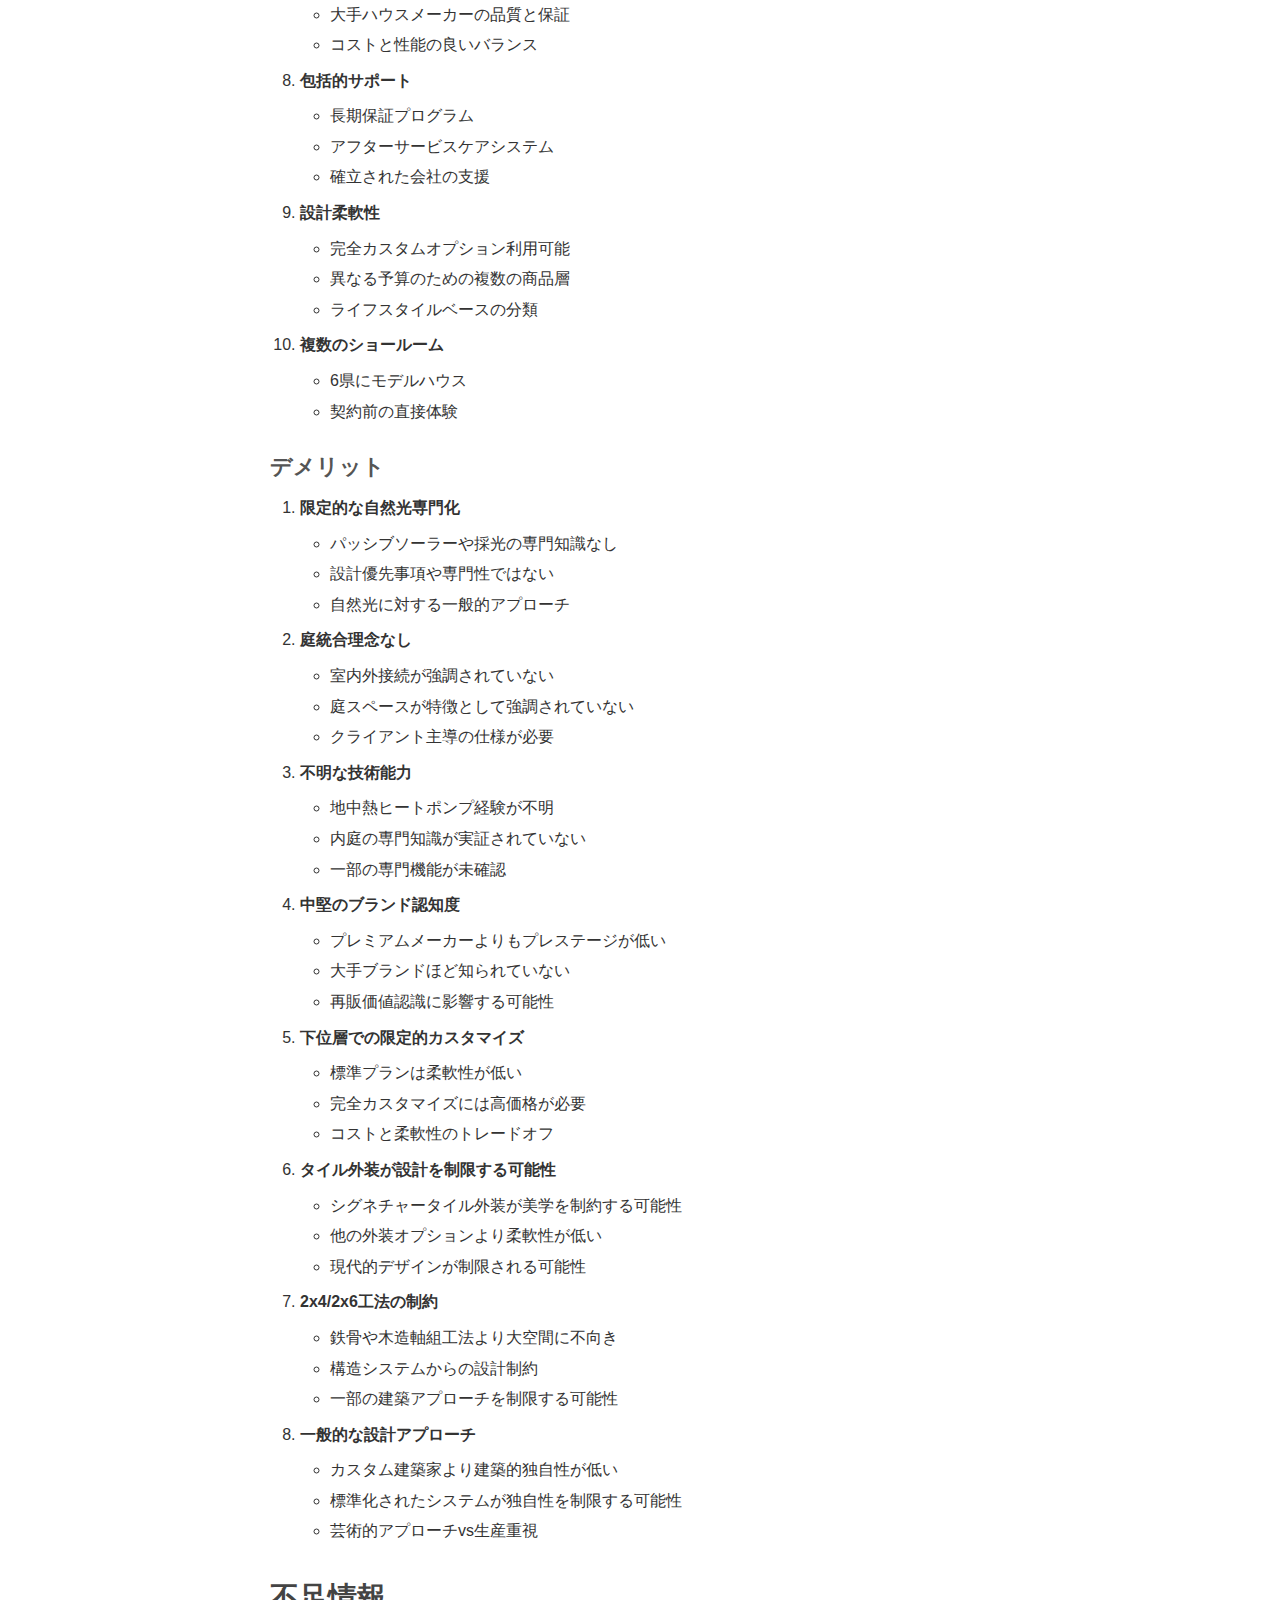
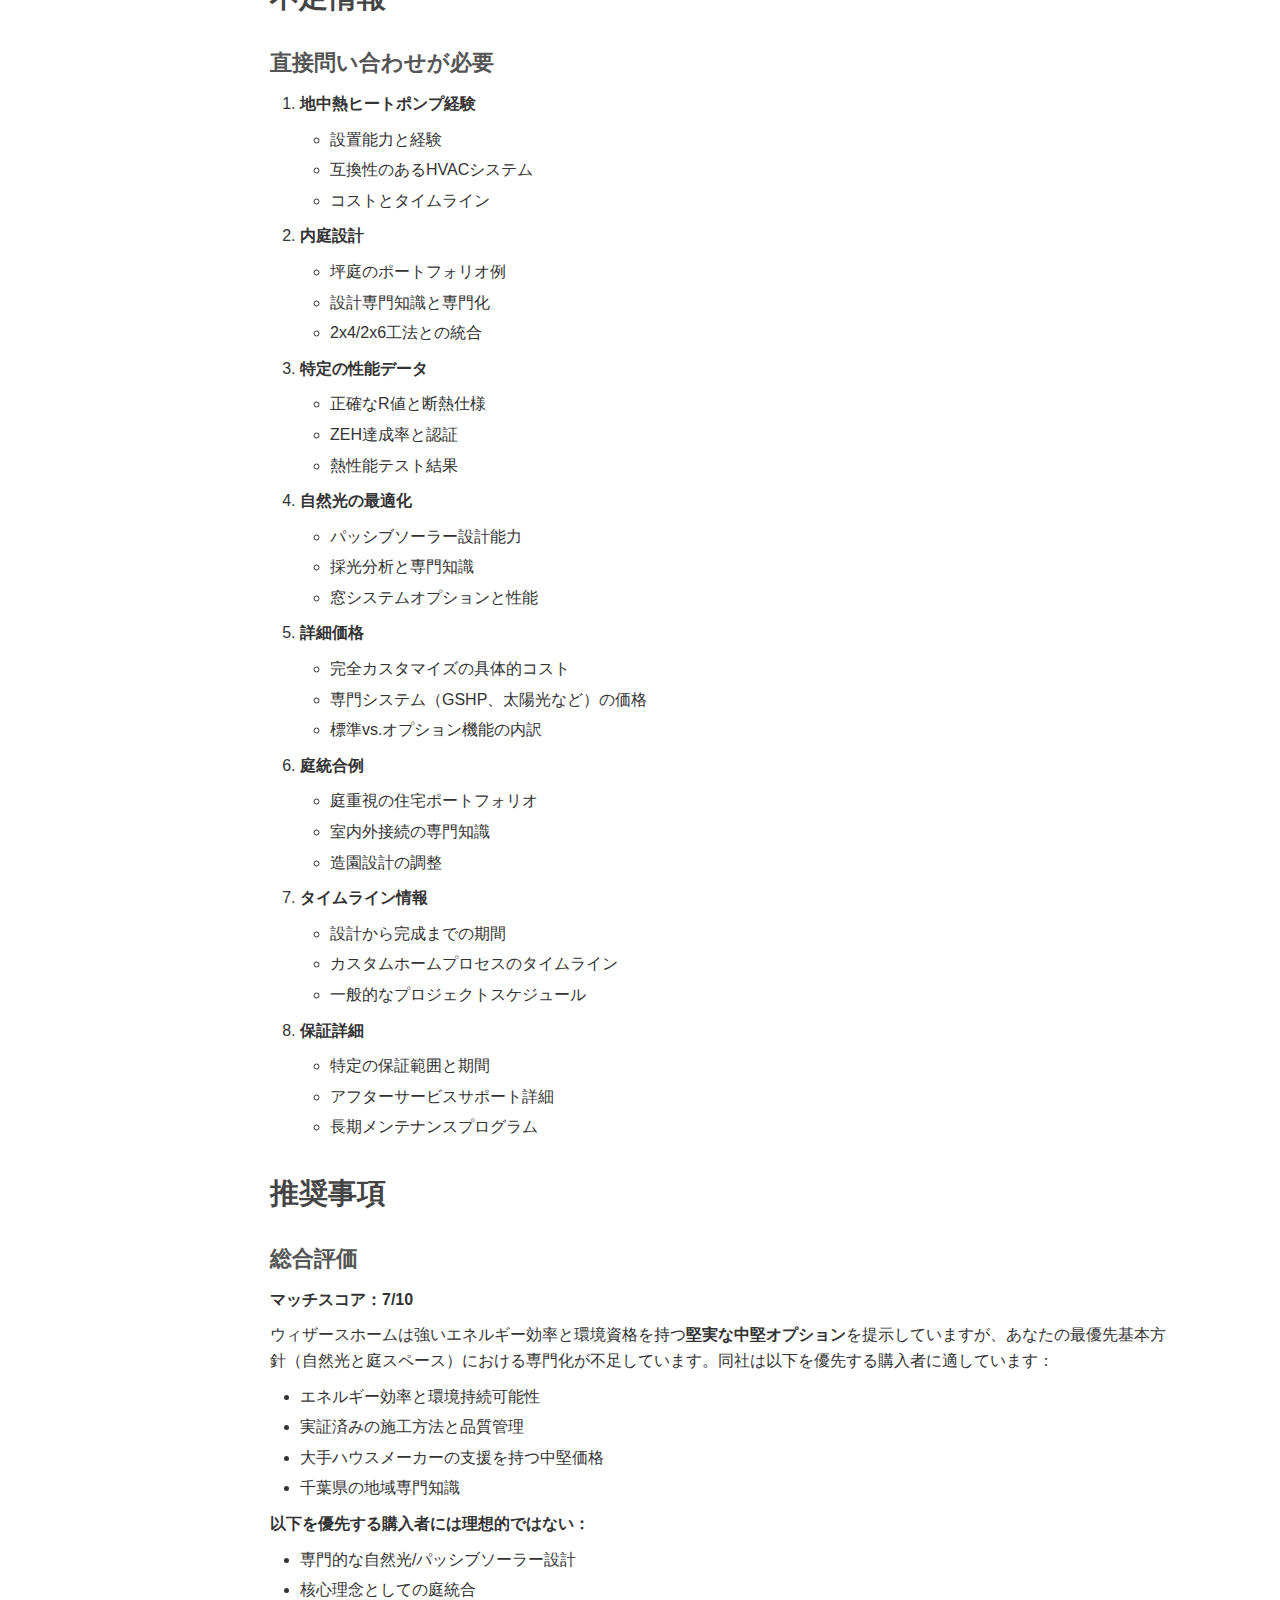
<file: docs/withearth-home.html>
<!DOCTYPE html>
<html lang="ja">
<head>
    <meta charset="UTF-8">
    <meta name="viewport" content="width=device-width, initial-scale=1.0">
    <title>ウィザースホームプロフィール</title>
    <link rel="stylesheet" href="style.css">
</head>
<body>
    <div class="sidebar">
        <a href="index.html" class="back-link">← ホームに戻る</a>

        <div class="toc">
            <h3>目次</h3>
            <ul>
                <li><a href="#withearth-home-profile">ウィザースホームプロフィール</a></li>
                <li><a href="#company-overview">会社概要</a></li>
                <li><a href="#company-history">会社の歴史</a></li>
                <li><a href="#core-technology">核心建築技術</a></li>
                <li><a href="#product-lineup">商品ラインナップ</a></li>
                <li><a href="#lifestyle-design">ライフスタイル別デザインカテゴリー</a></li>
                <li><a href="#design-aesthetics">デザイン美学</a></li>
                <li><a href="#featured-tech">特徴的技術</a></li>
                <li><a href="#environmental">環境・持続可能性への取り組み</a></li>
                <li><a href="#pricing">価格分析</a></li>
                <li><a href="#requirements-fit">あなたの要件との適合性</a></li>
                <li><a href="#pros-cons">メリット・デメリット分析</a></li>
                <li><a href="#missing-info">不足情報</a></li>
                <li><a href="#recommendations">推奨事項</a></li>
                <li><a href="#questions">ウィザースホームへの主要質問</a></li>
                <li><a href="#conclusion">結論</a></li>
                <li><a href="#sources">出典</a></li>
            </ul>
        </div>
    </div>

    <div class="content">
        <div class="content-inner">
            <h1 id="withearth-home-profile">ウィザースホームプロフィール</h1>

        <h2 id="company-overview">会社概要</h2>

    <p><strong>正式名称：</strong> ウィザースホーム (Withearth Home)<br>
    <strong>親会社：</strong> 新昭和グループ (Shinshowa Group)<br>
    <strong>創業：</strong> 1970年（親会社）、2001年（ウィザースホームブランド）、2021年（独立会社）<br>
    <strong>業種：</strong> 中堅ハウスメーカー<br>
    <strong>専門分野：</strong> 2x4および2x6工法（ツーバイフォー・ツーバイシックス工法）<br>
    <strong>企業理念：</strong> 「人をつくり、家をつくり、地球の未来を持続させる」<br>
    <strong>対応エリア：</strong> 関東地方 - 千葉県、東京都、神奈川県、埼玉県、茨城県、山梨県</p>

        <h2 id="company-history">会社の歴史</h2>

    <h3>親会社の背景</h3>

    <p><strong>新昭和株式会社</strong>は、1970年4月に千葉県君津市で新昭和住宅株式会社として設立されました。同社は1992年に複数の子会社を統合し、総合住宅・建設企業となりました。</p>

    <h3>ウィザースホームブランドの進化</h3>

    <ul>
        <li><strong>2001年：</strong> 新昭和の2x4/2x6工法住宅ブランドとしてウィザースホームブランドを発足</li>
        <li><strong>2021年：</strong> 新昭和ウィザース東関東と新昭和ウィザース神奈川が統合し、独立したウィザースホーム株式会社を設立（本社：千葉市）</li>
        <li><strong>2021年：</strong> ウィザースホームブランド20周年を祝賀</li>
    </ul>

    <h3>市場での位置付け</h3>

    <p>新昭和グループを通じた<strong>2x4工法のパイオニア</strong>として、ウィザースホームは以下を提供する中堅ハウスメーカーとして位置付けられています：</p>

    <ul>
        <li>大手ハウスメーカーに匹敵する品質</li>
        <li>プレミアム建築業者よりも手頃な価格</li>
        <li>地域工務店よりも強いブランド認知度</li>
    </ul>

        <h2 id="core-technology">核心建築技術</h2>

    <h3>2x4および2x6工法</h3>

    <p><strong>構造システム：</strong></p>

    <ul>
        <li><strong>2x4（ツーバイフォー）：</strong> 2インチ×4インチの構造材を使用する標準的な構法</li>
        <li><strong>2x6（ツーバイシックス）：</strong> 2インチ×6インチの構造材を使用する優れた断熱性能を持つ強化工法</li>
        <li><strong>ボックス構造：</strong> 六面体（床、壁、天井）が耐震性を提供</li>
        <li><strong>パネル工法：</strong> 工場生産された部材が品質管理を保証</li>
    </ul>

    <p><strong>利点：</strong></p>

    <ul>
        <li>ボックス構造による優れた耐震性</li>
        <li>優れた断熱能力（特に2x6）</li>
        <li>工場部材による迅速な施工期間</li>
        <li>標準化された製造による品質の一貫性</li>
    </ul>

    <h3>11の核心技術柱</h3>

    <h4>1. LCC（ライフサイクルコスト）</h4>

    <ul>
        <li>建物寿命全体を通じた長期的経済効率</li>
        <li>耐久性とメンテナンス削減への重点</li>
        <li>初期投資と運用コスト節約のバランス</li>
    </ul>

    <h4>2. 超高断熱</h4>

    <ul>
        <li>業界トップレベルの断熱能力</li>
        <li>2x6工法により厚い断熱材を使用可能</li>
        <li>強化されたエネルギー効率と快適性</li>
    </ul>

    <h4>3. 耐震性</h4>

    <ul>
        <li>地震に備えた「揺るぎない強度」</li>
        <li>ボックス構造が建物全体に力を分散</li>
        <li>日本の地震条件で実証された性能</li>
    </ul>

    <h4>4. 耐火性</h4>

    <ul>
        <li>二重保護戦略：内部火災予防+外部火災保護</li>
        <li>耐火材料と施工方法</li>
        <li>家族保護のための強化された安全性</li>
    </ul>

    <h4>5. 耐久性</h4>

    <ul>
        <li>湿気防止システムが構造寿命を延長</li>
        <li>劣化に耐える高品質材料</li>
        <li>長期的な構造完全性</li>
    </ul>

    <h4>6. 空気質管理</h4>

    <ul>
        <li>「呼吸する家」の理念</li>
        <li>家族の健康を守る換気システム</li>
        <li>室内空気質の最適化</li>
    </ul>

    <h4>7. 独自のタイル外装</h4>

    <p><strong>デザイン理念：</strong></p>

    <ul>
        <li>自然素材の温かみと個性</li>
        <li>風格ある建築表現を提供するテクスチャード、彫刻的な仕上げ</li>
        <li>歴史的建築遺産と実証された長寿命</li>
    </ul>

    <p><strong>主要な利点：</strong></p>

    <ul>
        <li>耐久性と耐候性</li>
        <li>低いメンテナンス要件</li>
        <li>プレミアムな美的魅力</li>
        <li>複数のデザインオプション（現代的および伝統的）</li>
    </ul>

    <h4>8. エネルギー効率</h4>

    <ul>
        <li>複数の先進技術がエコな生活をサポート</li>
        <li>ZEH（ゼロエネルギーハウス）対応</li>
        <li>太陽光発電統合サポート</li>
        <li>高性能HVACシステム</li>
    </ul>

    <h4>9. 品質管理</h4>

    <ul>
        <li>施工から完成までの厳格な検査</li>
        <li>自社工場製造による一貫性の確保</li>
        <li>多段階の検証プロセス</li>
    </ul>

    <h4>10. 自社製造</h4>

    <ul>
        <li>品質保証のための独自工場</li>
        <li>標準化された部材生産</li>
        <li>効率的な施工プロセス</li>
    </ul>

    <h4>11. 保証・サポート</h4>

    <ul>
        <li>包括的な購入後サポートシステム</li>
        <li>長期保証プログラム</li>
        <li>アフターサービスケア</li>
    </ul>

        <h2 id="product-lineup">商品ラインナップ</h2>

    <h3>核心理念</h3>

    <p><strong>カスタマイズ重視：</strong> 「世界で最高ではなく、あなたにとって最高」</p>

    <p>同社は<strong>「理想の家は、あなたの『想い』があって完成する」</strong>と強調し、標準化されたモデルよりも顧客のビジョンを優先しています。</p>

    <h3>1. 自由設計</h3>

    <p><strong>位置付け：</strong> 完全カスタマイズオプション<br>
    <strong>対象：</strong> 完全な設計の自由を求める顧客</p>

    <p><strong>特徴：</strong></p>

    <ul>
        <li>完全な建築柔軟性</li>
        <li>無制限のレイアウト可能性</li>
        <li>カスタム素材選択</li>
        <li>あらゆる敷地条件に適応</li>
    </ul>

    <p><strong>柔軟性レベル：</strong> ★★★★★（最大）</p>

    <p><strong>推定価格：</strong> ¥80-110万/坪</p>

    <h3>2. セレクトスタイル</h3>

    <p><strong>位置付け：</strong> 厳選されたオプションを持つセミカスタム<br>
    <strong>対象：</strong> カスタマイズとコスト管理のバランス</p>

    <p><strong>特徴：</strong></p>

    <ul>
        <li>厳選された性能とデザインオプション</li>
        <li>修正可能な事前設計要素</li>
        <li>効率性のための標準化されたシステム</li>
        <li>コスト最適化を維持した品質</li>
    </ul>

    <p><strong>柔軟性レベル：</strong> ★★★★☆（高）</p>

    <p><strong>推定価格：</strong> ¥70-90万/坪</p>

    <h3>3. 標準プラン</h3>

    <p><strong>位置付け：</strong> 価値重視の標準化された設計<br>
    <strong>対象：</strong> ブランド品質を求める予算重視の購入者</p>

    <p><strong>特徴：</strong></p>

    <ul>
        <li>合理化された効率的設計</li>
        <li>標準化された仕様</li>
        <li>実証済みの間取り</li>
        <li>コスト効率の高い施工</li>
    </ul>

    <p><strong>柔軟性レベル：</strong> ★★★☆☆（中）</p>

    <p><strong>推定価格：</strong> ¥60-80万/坪</p>

        <h2 id="lifestyle-design">ライフスタイル別デザインカテゴリー</h2>

    <p>ウィザースホームは厳格なモデル番号ではなく<strong>11のライフスタイルアプローチ</strong>で住宅を整理しています：</p>

    <h3>家族重視のオプション</h3>

    <ul>
        <li><strong>子育て住宅</strong> - 家族の交流と子供の安全を最適化したレイアウト</li>
        <li><strong>二世帯住宅</strong> - 拡大家族のニーズに対応</li>
        <li><strong>共働き世帯</strong> - 働く夫婦のための効率重視の設計</li>
    </ul>

    <h3>活動重視のオプション</h3>

    <ul>
        <li><strong>スポーツ愛好家</strong> - 趣味と活動スペースの統合</li>
        <li><strong>アウトドア愛好家</strong> - 庭園とアウトドアリビングの統合</li>
        <li><strong>ガレージ重視設計</strong> - 自動車と機器収納の優先</li>
    </ul>

    <h3>構造的オプション</h3>

    <ul>
        <li><strong>3階建て</strong> - 都市部の土地活用</li>
        <li><strong>平屋</strong> - アクセスしやすい地上レベルの生活</li>
        <li><strong>高級志向の生活</strong> - プレミアム仕上げと機能</li>
    </ul>

        <h2 id="design-aesthetics">デザイン美学</h2>

    <h3>外観スタイル</h3>

    <p><strong>現代的：</strong></p>
    <ul>
        <li>モダンでミニマリストなスタイリング</li>
        <li>クリーンなラインとシンプルなフォルム</li>
        <li>現代的な素材パレット</li>
    </ul>

    <p><strong>伝統的：</strong></p>
    <ul>
        <li>タイル外装の特徴</li>
        <li>クラシックな建築要素</li>
        <li>時代を超越した美的魅力</li>
    </ul>

    <h3>インテリアデザインオプション</h3>

    <p><strong>4つの組み合わせ選択：</strong></p>

    <ol>
        <li><strong>モダン×明るいトーン</strong> - 現代的な明るさ</li>
        <li><strong>モダン×暗いトーン</strong> - 洗練された現代的</li>
        <li><strong>クラシック×明るいトーン</strong> - 伝統的な温かみ</li>
        <li><strong>クラシック×暗いトーン</strong> - エレガントな伝統的</li>
    </ol>

        <h2 id="featured-tech">特徴的技術</h2>

    <h3>CO-COCHIデザイン</h3>

    <p>現代の家族のニーズに対応する<strong>「47の魅力的要素」</strong>を取り入れ、日常生活の機能性と快適性に焦点を当てた思慮深い設計ソリューション。</p>

    <h3>エアフィールシステム</h3>

    <p><strong>全館空調システム、以下を組み合わせ：</strong></p>

    <ul>
        <li>統合された換気と空調</li>
        <li>建物全体の温度管理</li>
        <li>空気清浄能力</li>
        <li>年間を通じた快適性の最適化</li>
    </ul>

        <h2 id="environmental">環境・持続可能性への取り組み</h2>

    <h3>With Earth宣言</h3>

    <p>以下と連携する正式な持続可能性へのコミットメント：</p>

    <ul>
        <li><strong>SDGs（持続可能な開発目標）</strong>統合</li>
        <li>すべての事業における環境責任</li>
        <li>長期的な持続可能性への注力</li>
    </ul>

    <h3>ZEH（ゼロエネルギーハウス）対応</h3>

    <ul>
        <li>年間正味ゼロエネルギー消費目標</li>
        <li>太陽光発電統合</li>
        <li>超高断熱によるエネルギー需要削減</li>
        <li>先進的HVAC効率</li>
    </ul>

    <h3>環境機能</h3>

    <ul>
        <li>高性能断熱が環境への影響を削減</li>
        <li>エネルギー効率の高いシステムが炭素排出量を最小化</li>
        <li>耐久性のある建築が交換廃棄物を削減</li>
        <li>可能な場合の持続可能な素材選択</li>
    </ul>

        <h2 id="pricing">価格分析</h2>

    <h3>市場調査データ（2024-2025年）</h3>

    <p><strong>平均坪単価：</strong> ¥71.5万/坪</p>

    <p><strong>情報源全体で報告された範囲：</strong></p>
    <ul>
        <li>低推定値：¥60万/坪</li>
        <li>高推定値：¥110万/坪</li>
        <li>最も一般的な範囲：¥70-90万/坪</li>
    </ul>

    <h3>総費用例（実際の顧客データ）</h3>

    <p><strong>建物費用のみ：</strong></p>

    <ul>
        <li><strong>25坪：</strong> ¥23.3M（¥93万/坪）</li>
        <li><strong>30坪：</strong> ¥24.6M（¥82万/坪）</li>
        <li><strong>35坪：</strong> ¥23.5M（¥67万/坪）</li>
        <li><strong>40坪：</strong> ¥31.6M（¥79万/坪）</li>
    </ul>

    <p><strong>推定プロジェクト総費用：</strong></p>

    <ul>
        <li><strong>30坪：</strong> ¥21-27M（建築のみ）</li>
        <li><strong>35坪：</strong> ¥24.5-31.5M（建築のみ）</li>
        <li><strong>40坪：</strong> ¥28-36M（建築のみ）</li>
    </ul>

    <p><strong>予算に含めるべき追加費用：</strong></p>

    <ul>
        <li>土地取得（必要に応じて）</li>
        <li>敷地準備とユーティリティ</li>
        <li>外構工事（造園、駐車場、フェンス）</li>
        <li>オプションのアップグレードとカスタマイズ</li>
        <li>許可証と管理費</li>
        <li>税金と登録</li>
    </ul>

    <h3>市場位置の比較</h3>

    <p><strong>大手ハウスメーカーとの比較：</strong></p>
    <ul>
        <li>同等またはやや低い価格</li>
        <li>匹敵する品質基準</li>
        <li>トップティア企業よりもブランドプレステージは低い</li>
    </ul>

    <p><strong>地域工務店との比較：</strong></p>
    <ul>
        <li>より高い価格（地域工務店の約120-140%）</li>
        <li>より良いブランド認知度と保証</li>
        <li>標準化された品質管理システム</li>
    </ul>

    <p><strong>プレミアム建築業者との比較：</strong></p>
    <ul>
        <li>大幅に低い（プレミアム価格の約60-80%）</li>
        <li>中堅市場に対する良い価値提案</li>
        <li>標準機能vs高級カスタマイズ</li>
    </ul>

    <h3>価値提案</h3>

    <ul>
        <li><strong>中堅価格</strong>で大手ハウスメーカー品質</li>
        <li><strong>ブランドの信頼性</strong>とコスト意識</li>
        <li><strong>実証済みの施工方法</strong>（2x4/2x6パイオニア）</li>
        <li><strong>包括的なサポート</strong>と保証</li>
    </ul>

        <h2 id="requirements-fit">あなたの要件との適合性</h2>

    <h3>基本方針マッチ評価</h3>

    <h4>⚠️ <strong>自然光</strong> - 中程度（6/10）</h4>

    <p><strong>強み：</strong></p>
    <ul>
        <li>設計柔軟性により戦略的窓配置が可能</li>
        <li>カスタム設計オプションが自然光の優先順位に対応</li>
        <li>光の最適化を妨げる特定の制約なし</li>
    </ul>

    <p><strong>制限：</strong></p>
    <ul>
        <li>核心的なデザイン理念や専門分野ではない</li>
        <li>特定のパッシブソーラーや採光の専門知識が言及されていない</li>
        <li>専門的な焦点ではなく一般的なアプローチ</li>
    </ul>

    <p><strong>推奨：</strong> 設計段階で自然光の優先順位を明示的に指定する必要あり</p>

    <hr>

    <h4>⚠️ <strong>庭スペース</strong> - 中程度（5/10）</h4>

    <p><strong>強み：</strong></p>
    <ul>
        <li>カスタム設計により庭の統合計画が可能</li>
        <li>屋外接続を妨げる構造的制限なし</li>
        <li>ライフスタイルカテゴリーにアウトドア重視オプション含む</li>
    </ul>

    <p><strong>制限：</strong></p>
    <ul>
        <li>核心的な専門性や強調された特徴ではない</li>
        <li>特定の庭統合理念なし</li>
        <li>資料で室内外接続が強調されていない</li>
    </ul>

    <p><strong>推奨：</strong> 庭の統合は可能だがクライアント主導の優先事項が必要</p>

    <hr>

    <h4>✅ <strong>環境に優しい</strong> - とても良い（8/10）</h4>

    <p><strong>強み：</strong></p>
    <ul>
        <li>強い持続可能性へのコミットメント（With Earth宣言）</li>
        <li>事業活動でのSDGs連携</li>
        <li>ZEH対応が環境への焦点を示す</li>
        <li>LCCアプローチが長期的環境影響を考慮</li>
        <li>耐久性のある建築が交換廃棄物を削減</li>
    </ul>

    <p><strong>中程度の点：</strong></p>
    <ul>
        <li>自然素材よりもエネルギー効率に焦点</li>
        <li>再生可能・自然建築材料への強調が少ない</li>
        <li>全体的環境理念vs体系的アプローチ</li>
    </ul>

    <p><strong>総合：</strong> 効率と持続可能性を通じた堅実な環境資格</p>

    <hr>

    <h4>✅ <strong>エネルギー効率</strong> - 優秀（9/10）</h4>

    <p><strong>強み：</strong></p>
    <ul>
        <li>超高断熱（業界トップレベルの主張）</li>
        <li>2x6工法により優れた熱性能</li>
        <li>ZEH（ゼロエネルギーハウス）対応</li>
        <li>全館空調効率</li>
        <li>エネルギー効率が核心技術柱</li>
        <li>LCCアプローチによる長期的コスト削減</li>
    </ul>

    <p><strong>10/10ではない理由：</strong></p>
    <ul>
        <li>特定のR値と認証が詳述されていない</li>
        <li>プレミアム建築業者との性能データ比較が不明</li>
    </ul>

    <p><strong>総合：</strong> エネルギー効率は明確な強みと優先事項</p>

    <h3>要件適合性</h3>

    <h4>必須要件</h4>

    <p><strong>✅ 庭スペース：</strong></p>
    <ul>
        <li>カスタム設計により庭の計画が可能</li>
        <li>構造的制約なし</li>
        <li><strong>状態：</strong> 達成可能だが明示的な計画が必要</li>
    </ul>

    <p><strong>✅ 大きなお風呂：</strong></p>
    <ul>
        <li>カスタム設計が豪華な浴室機能に対応</li>
        <li>設計柔軟性がすべての設備を含む</li>
        <li><strong>状態：</strong> 完全に達成可能</li>
    </ul>

    <p><strong>✅ 3-4 LDK：</strong></p>
    <ul>
        <li>すべての商品タイプで標準提供</li>
        <li>柔軟なレイアウトがあらゆる部屋構成に対応</li>
        <li><strong>状態：</strong> 完全サポート</li>
    </ul>

    <h4>中程度要件</h4>

    <p><strong>✅ 太陽光：</strong></p>
    <ul>
        <li>ZEH標準に太陽光統合を含む</li>
        <li>エネルギー効率重視が太陽光をサポート</li>
        <li>屋根設計がパネルに対応可能</li>
        <li><strong>状態：</strong> 標準オプション、完全サポート</li>
    </ul>

    <p><strong>❓ 地中熱ヒートポンプ：</strong></p>
    <ul>
        <li>特定の情報が見つからない</li>
        <li>カスタムアプローチが可能性を示唆</li>
        <li>会社への確認が必要</li>
        <li><strong>状態：</strong> 不明 - 問い合わせが必要</li>
    </ul>

    <p><strong>✅ 1階の追加部屋：</strong></p>
    <ul>
        <li>カスタムおよびセレクトオーダーシステムが柔軟なレイアウトをサポート</li>
        <li>構造的制限なし</li>
        <li><strong>状態：</strong> 完全に達成可能</li>
    </ul>

    <p><strong>⚠️ 内庭（坪庭）：</strong></p>
    <ul>
        <li>設計柔軟性が理論的に許可</li>
        <li>専門性や特徴として強調されていない</li>
        <li>例や専門知識が実証されていない</li>
        <li><strong>状態：</strong> 可能だが未実証 - カスタム設計専門知識が必要</li>
    </ul>

    <h4>希望要件</h4>

    <p><strong>⚠️ 天窓：</strong></p>
    <ul>
        <li>設計柔軟性が対応可能</li>
        <li>特定の制約は言及されていない</li>
        <li>特徴や専門性として強調されていない</li>
        <li>2x4/2x6屋根構造に考慮事項がある可能性</li>
        <li><strong>状態：</strong> おそらく可能だが確認が必要</li>
    </ul>

    <p><strong>✅ パントリー：</strong></p>
    <ul>
        <li>カスタムキッチンデザインが収納に対応</li>
        <li>機能的レイアウトが実用的機能をサポート</li>
        <li><strong>状態：</strong> 標準オプション</li>
    </ul>

        <h2 id="pros-cons">メリット・デメリット分析</h2>

    <h3>メリット</h3>

    <ol>
        <li><strong>強いエネルギー効率重視</strong>
            <ul>
                <li>超高断熱技術</li>
                <li>ZEH対応</li>
                <li>業界をリードする熱性能の主張</li>
            </ul>
        </li>
        <li><strong>環境へのコミットメント</strong>
            <ul>
                <li>With Earth宣言とSDGs連携</li>
                <li>事業活動に統合された持続可能性</li>
                <li>長期的な環境責任</li>
            </ul>
        </li>
        <li><strong>実証済みの施工方法</strong>
            <ul>
                <li>新昭和グループを通じた2x4/2x6パイオニア</li>
                <li>50年以上の親会社経験</li>
                <li>耐震性のあるボックス構造</li>
            </ul>
        </li>
        <li><strong>品質管理システム</strong>
            <ul>
                <li>自社工場製造</li>
                <li>標準化された品質保証</li>
                <li>包括的な検査プロセス</li>
            </ul>
        </li>
        <li><strong>タイル外装の差別化</strong>
            <ul>
                <li>独自の耐久性と美的オプション</li>
                <li>低いメンテナンス要件</li>
                <li>プレミアムな外観</li>
            </ul>
        </li>
        <li><strong>千葉県での存在感</strong>
            <ul>
                <li>1970年から千葉に本社を置く親会社</li>
                <li>強い地域プレゼンス</li>
                <li>地域市場の理解</li>
            </ul>
        </li>
        <li><strong>中堅の価値提案</strong>
            <ul>
                <li>プレミアム建築業者よりも良い価格</li>
                <li>大手ハウスメーカーの品質と保証</li>
                <li>コストと性能の良いバランス</li>
            </ul>
        </li>
        <li><strong>包括的サポート</strong>
            <ul>
                <li>長期保証プログラム</li>
                <li>アフターサービスケアシステム</li>
                <li>確立された会社の支援</li>
            </ul>
        </li>
        <li><strong>設計柔軟性</strong>
            <ul>
                <li>完全カスタムオプション利用可能</li>
                <li>異なる予算のための複数の商品層</li>
                <li>ライフスタイルベースの分類</li>
            </ul>
        </li>
        <li><strong>複数のショールーム</strong>
            <ul>
                <li>6県にモデルハウス</li>
                <li>契約前の直接体験</li>
            </ul>
        </li>
    </ol>

    <h3>デメリット</h3>

    <ol>
        <li><strong>限定的な自然光専門化</strong>
            <ul>
                <li>パッシブソーラーや採光の専門知識なし</li>
                <li>設計優先事項や専門性ではない</li>
                <li>自然光に対する一般的アプローチ</li>
            </ul>
        </li>
        <li><strong>庭統合理念なし</strong>
            <ul>
                <li>室内外接続が強調されていない</li>
                <li>庭スペースが特徴として強調されていない</li>
                <li>クライアント主導の仕様が必要</li>
            </ul>
        </li>
        <li><strong>不明な技術能力</strong>
            <ul>
                <li>地中熱ヒートポンプ経験が不明</li>
                <li>内庭の専門知識が実証されていない</li>
                <li>一部の専門機能が未確認</li>
            </ul>
        </li>
        <li><strong>中堅のブランド認知度</strong>
            <ul>
                <li>プレミアムメーカーよりもプレステージが低い</li>
                <li>大手ブランドほど知られていない</li>
                <li>再販価値認識に影響する可能性</li>
            </ul>
        </li>
        <li><strong>下位層での限定的カスタマイズ</strong>
            <ul>
                <li>標準プランは柔軟性が低い</li>
                <li>完全カスタマイズには高価格が必要</li>
                <li>コストと柔軟性のトレードオフ</li>
            </ul>
        </li>
        <li><strong>タイル外装が設計を制限する可能性</strong>
            <ul>
                <li>シグネチャータイル外装が美学を制約する可能性</li>
                <li>他の外装オプションより柔軟性が低い</li>
                <li>現代的デザインが制限される可能性</li>
            </ul>
        </li>
        <li><strong>2x4/2x6工法の制約</strong>
            <ul>
                <li>鉄骨や木造軸組工法より大空間に不向き</li>
                <li>構造システムからの設計制約</li>
                <li>一部の建築アプローチを制限する可能性</li>
            </ul>
        </li>
        <li><strong>一般的な設計アプローチ</strong>
            <ul>
                <li>カスタム建築家より建築的独自性が低い</li>
                <li>標準化されたシステムが独自性を制限する可能性</li>
                <li>芸術的アプローチvs生産重視</li>
            </ul>
        </li>
    </ol>

        <h2 id="missing-info">不足情報</h2>

    <h3>直接問い合わせが必要</h3>

    <ol>
        <li><strong>地中熱ヒートポンプ経験</strong>
            <ul>
                <li>設置能力と経験</li>
                <li>互換性のあるHVACシステム</li>
                <li>コストとタイムライン</li>
            </ul>
        </li>
        <li><strong>内庭設計</strong>
            <ul>
                <li>坪庭のポートフォリオ例</li>
                <li>設計専門知識と専門化</li>
                <li>2x4/2x6工法との統合</li>
            </ul>
        </li>
        <li><strong>特定の性能データ</strong>
            <ul>
                <li>正確なR値と断熱仕様</li>
                <li>ZEH達成率と認証</li>
                <li>熱性能テスト結果</li>
            </ul>
        </li>
        <li><strong>自然光の最適化</strong>
            <ul>
                <li>パッシブソーラー設計能力</li>
                <li>採光分析と専門知識</li>
                <li>窓システムオプションと性能</li>
            </ul>
        </li>
        <li><strong>詳細価格</strong>
            <ul>
                <li>完全カスタマイズの具体的コスト</li>
                <li>専門システム（GSHP、太陽光など）の価格</li>
                <li>標準vs.オプション機能の内訳</li>
            </ul>
        </li>
        <li><strong>庭統合例</strong>
            <ul>
                <li>庭重視の住宅ポートフォリオ</li>
                <li>室内外接続の専門知識</li>
                <li>造園設計の調整</li>
            </ul>
        </li>
        <li><strong>タイムライン情報</strong>
            <ul>
                <li>設計から完成までの期間</li>
                <li>カスタムホームプロセスのタイムライン</li>
                <li>一般的なプロジェクトスケジュール</li>
            </ul>
        </li>
        <li><strong>保証詳細</strong>
            <ul>
                <li>特定の保証範囲と期間</li>
                <li>アフターサービスサポート詳細</li>
                <li>長期メンテナンスプログラム</li>
            </ul>
        </li>
    </ol>

        <h2 id="recommendations">推奨事項</h2>

    <h3>総合評価</h3>

    <p><strong>マッチスコア：7/10</strong></p>

    <p>ウィザースホームは強いエネルギー効率と環境資格を持つ<strong>堅実な中堅オプション</strong>を提示していますが、あなたの最優先基本方針（自然光と庭スペース）における専門化が不足しています。同社は以下を優先する購入者に適しています：</p>

    <ul>
        <li>エネルギー効率と環境持続可能性</li>
        <li>実証済みの施工方法と品質管理</li>
        <li>大手ハウスメーカーの支援を持つ中堅価格</li>
        <li>千葉県の地域専門知識</li>
    </ul>

    <p><strong>以下を優先する購入者には理想的ではない：</strong></p>

    <ul>
        <li>専門的な自然光/パッシブソーラー設計</li>
        <li>核心理念としての庭統合</li>
        <li>独自の建築表現</li>
        <li>最先端のカスタム機能</li>
    </ul>

    <h3>あなたの建築業者オプションでの位置付け</h3>

    <p><strong>住友林業との比較：</strong></p>
    <ul>
        <li>✅ より良い価値（低コスト）</li>
        <li>✅ 同等のエネルギー効率</li>
        <li>❌ 自然設計理念が少ない</li>
        <li>❌ 庭統合専門性なし</li>
        <li>❌ 建築カスタマイズが少ない</li>
    </ul>

    <p><strong>CLEHOMEとの比較：</strong></p>
    <ul>
        <li>✅ より強いブランドと保証</li>
        <li>✅ より良い品質管理システム</li>
        <li>❌ より高い価格</li>
        <li>❌ 個別サービスが少ない</li>
        <li>≈ 同等の地域プレゼンス</li>
    </ul>

    <p><strong>パナソニックホームズ/積水ハウスとの比較：</strong></p>
    <ul>
        <li>✅ より良い価値（低コスト）</li>
        <li>✅ 同等の環境重視</li>
        <li>❌ 先進技術が少ない</li>
        <li>❌ より低いブランドプレステージ</li>
        <li>≈ 同等の品質基準</li>
    </ul>

    <h3>ウィザースホームが適している場合</h3>

    <p><strong>最適な場合：</strong></p>

    <ol>
        <li><strong>エネルギー効率が最優先</strong> 自然設計よりも</li>
        <li><strong>予算制約</strong> 中堅価格が必要</li>
        <li><strong>ブランドの信頼性</strong> ブティックサービスよりも重要</li>
        <li><strong>標準機能</strong> 大幅なカスタマイズなしでほとんどのニーズを満たす</li>
        <li><strong>タイル外装の美学</strong> に魅力を感じる</li>
        <li><strong>環境責任</strong> 重要だが自然素材重視ではない</li>
    </ol>

    <h3>他のオプションを選択すべき場合</h3>

    <p><strong>以下の場合は代替案を検討：</strong></p>

    <ol>
        <li><strong>自然光と庭統合</strong> が譲れない最優先事項（→ 住友林業GRAND LIFEまたはデ・ステイル建築研究所）</li>
        <li><strong>最大限のカスタマイズ</strong> 独自の要件に必要（→ マイフォレストBFまたはカスタム建築家）</li>
        <li><strong>コスト最適化</strong> が主要関心事（→ CLEHOMEまたは地域工務店）</li>
        <li><strong>地中熱ヒートポンプ</strong> 経験が不可欠（→ パナソニックホームズ）</li>
        <li><strong>内庭専門化</strong> が必要（→ ユイデザイン）</li>
    </ol>

    <h3>検討する場合の即座の次ステップ</h3>

    <ol>
        <li><strong>ショールーム訪問の予約</strong>
            <ul>
                <li>タイル外装と施工品質を直接体験</li>
                <li>間取りと設計オプションをレビュー</li>
                <li>設計チームと面会</li>
            </ul>
        </li>
        <li><strong>専門能力の確認</strong>
            <ul>
                <li>地中熱ヒートポンプ設置経験</li>
                <li>内庭設計ポートフォリオ</li>
                <li>自然光最適化アプローチ</li>
            </ul>
        </li>
        <li><strong>詳細見積もりの依頼</strong>
            <ul>
                <li>あなたの要件を持つ30-35坪の具体的価格</li>
                <li>標準vs.オプション機能の内訳</li>
                <li>タイムライン推定</li>
            </ul>
        </li>
        <li><strong>完成プロジェクトのレビュー</strong>
            <ul>
                <li>自然光を強調した住宅</li>
                <li>庭統合例</li>
                <li>エネルギー性能データ</li>
            </ul>
        </li>
        <li><strong>最有力候補との比較</strong>
            <ul>
                <li>住友林業、CLEHOMEとのコスト比較</li>
                <li>機能比較（標準vs.オプション）</li>
                <li>価値評価</li>
            </ul>
        </li>
    </ol>

        <h2 id="questions">ウィザースホームへの主要質問</h2>

    <h3>技術能力</h3>

    <ol>
        <li>地中熱ヒートポンプシステムの設置経験はありますか？事例を提供できますか？</li>
        <li>内庭（坪庭）設計を示すポートフォリオ例はどのようなものがありますか？</li>
        <li>2x6工法で達成する具体的なR値と断熱性能は何ですか？</li>
        <li>カスタム設計でどのように自然光を最適化しますか？パッシブソーラーの専門知識はありますか？</li>
    </ol>

    <h3>設計・カスタマイズ</h3>

    <ol start="5">
        <li>セレクトスタイルvs.完全カスタム設計でどれだけカスタマイズ可能ですか？</li>
        <li>庭統合と室内外接続を重視した住宅の事例を提供できますか？</li>
        <li>私たちの要件に対して、2x4/2x6工法と他の工法の設計制約は何ですか？</li>
        <li>統合された庭計画のために造園設計士と調整しますか？</li>
    </ol>

    <h3>価格・価値</h3>

    <ol start="9">
        <li>以下を含む30坪カスタムホームの現実的な総費用は：大きなお風呂、太陽光、1階の追加部屋、内庭？</li>
        <li>各商品層で標準vs.オプションの具体的機能は何ですか？</li>
        <li>商品ラインナップ全体で同等仕様の価格はどのように比較されますか？</li>
        <li>予算内で要件を達成するためのVE（バリューエンジニアリング）オプションは何がありますか？</li>
    </ol>

    <h3>プロセス・タイムライン</h3>

    <ol start="13">
        <li>カスタムホームの設計から完成までの一般的なタイムラインは？</li>
        <li>プロセスに含まれる設計イテレーションの回数は？</li>
        <li>設計承認と修正のプロセスは？</li>
        <li>私たちの要件に類似した完成住宅を訪問できますか？</li>
    </ol>

    <h3>性能・保証</h3>

    <ol start="17">
        <li>ウィザースホームが達成したZEH達成率は？</li>
        <li>提供される具体的な保証範囲と期間は？</li>
        <li>含まれるアフターサービスサポートは何ですか？</li>
        <li>完成住宅からのエネルギー性能データを提供できますか？</li>
    </ol>

        <h2 id="conclusion">結論</h2>

    <p>ウィザースホームは、合理的な価格で強いエネルギー効率、環境へのコミットメント、実証済みの施工品質を提供する<strong>実用的な中堅の選択肢</strong>を代表しています。同社の50年以上の親会社の歴史、2x4/2x6工法の専門知識、包括的なサポートシステムは堅固な基盤を提供します。</p>

    <p>しかし、<strong>自然光と庭スペース統合</strong>を強調するあなたの特定の優先事項に対して、ウィザースホームは住友林業やカスタム建築家などの競合他社が提供する専門的な設計理念と実証された専門知識を欠いています。同社の強みは、自然設計統合よりも体系的な品質とエネルギー性能にあります。</p>

    <p><strong>推奨：</strong> ウィザースホームを<strong>バックアップオプション</strong>として、または専門建築業者との比較として検討してください。特にエネルギー効率が自然設計と同等の優先事項になる場合、または予算制約が中堅価格を必要とする場合に価値があります。カスタム設計能力を評価するためにショールーム訪問を予約しますが、実証された自然光と庭統合の専門知識を持つ建築業者を主要候補として焦点を維持してください。</p>

        <h2 id="sources">出典</h2>

    <ul>
        <li><a href="https://www.with-e-home.com">ウィザースホーム公式ウェブサイト</a></li>
        <li><a href="https://www.shinshowa.co.jp/company/">新昭和グループ企業情報</a></li>
        <li><a href="https://ouchi-iroha.jp/house/articles/house-365-45201">ウィザースホームの坪単価と総額 - お家のいろは</a></li>
        <li><a href="https://nexer.co.jp/ouchipalette/withearthhome-price/">ウィザースホームの平均坪単価 - NEXER</a></li>
        <li><a href="https://job.mynavi.jp/26/pc/search/corp260129/outline.html">新昭和グループ会社概要 - マイナビ</a></li>
        <li><a href="https://www.atpress.ne.jp/news/253378">新昭和ウィザース統合ニュース - @Press</a></li>
    </ul>
        </div>
    </div>
</body>
</html>
</file>
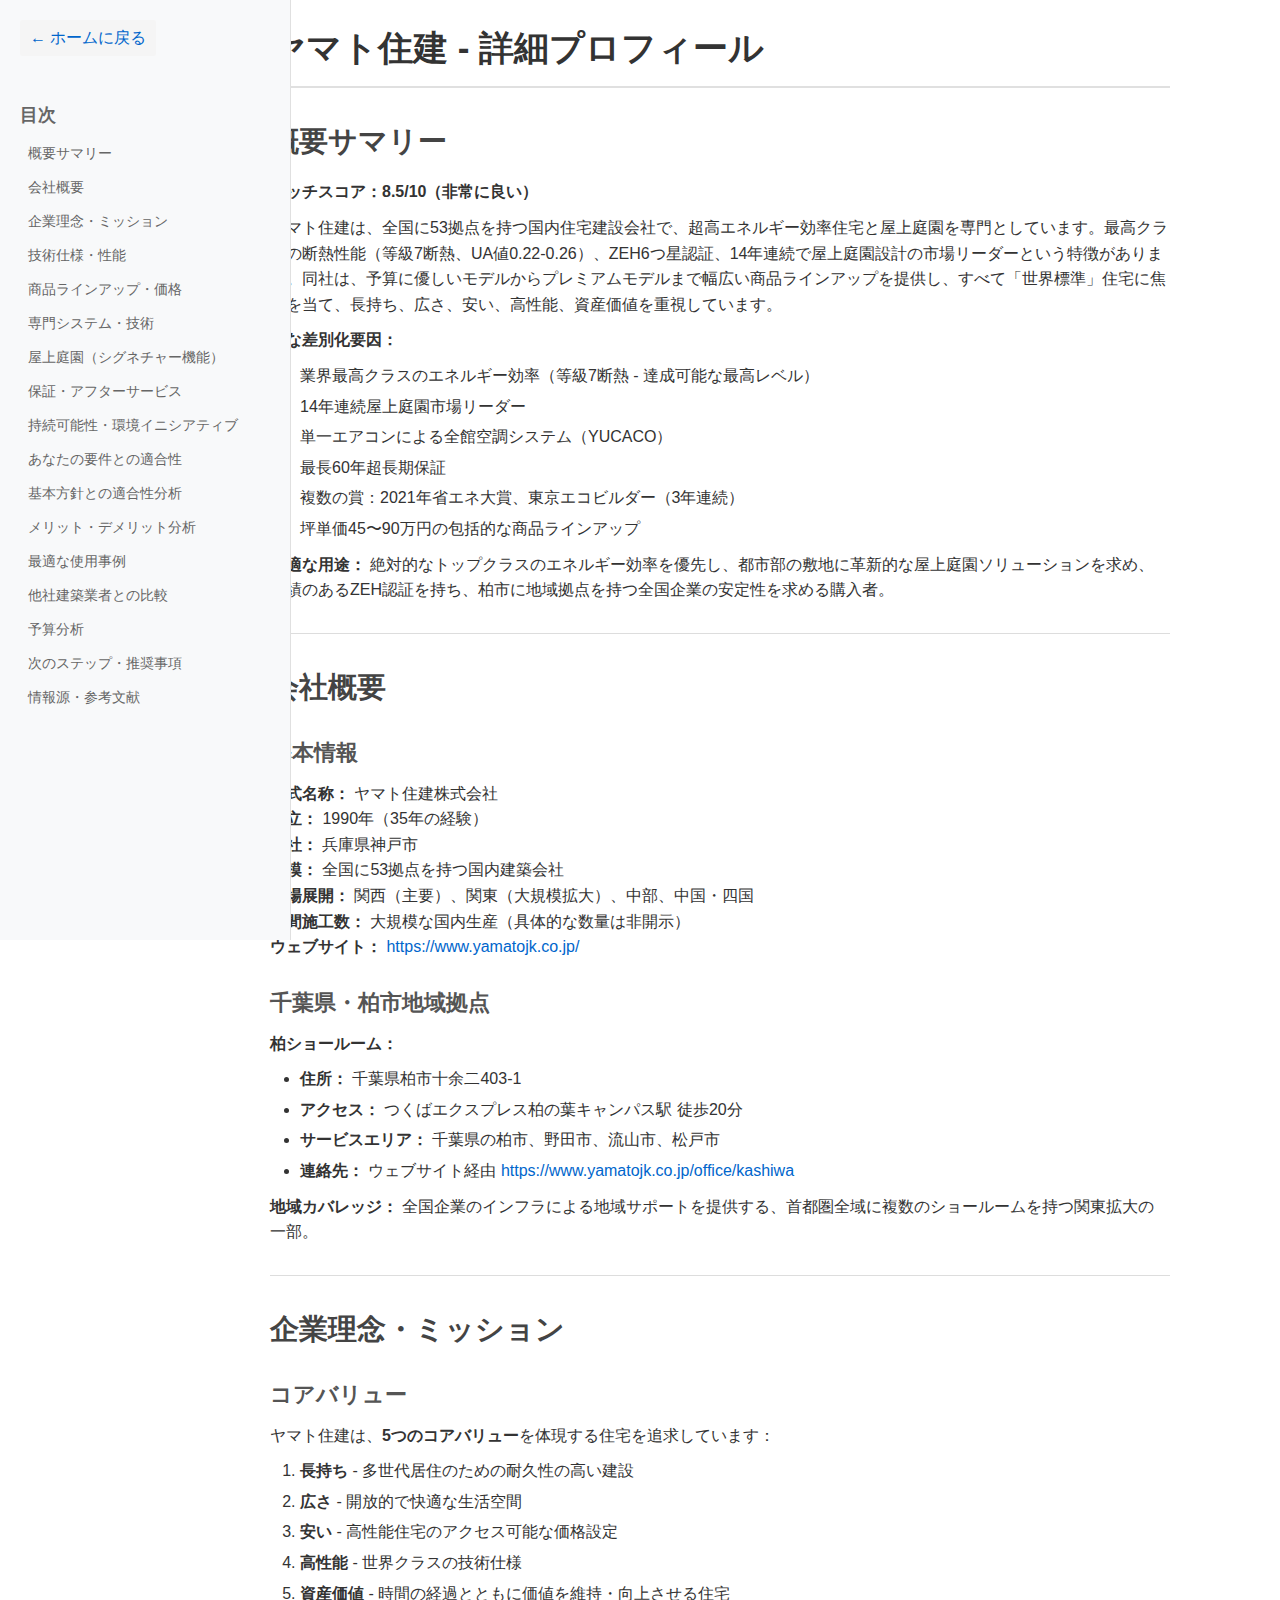
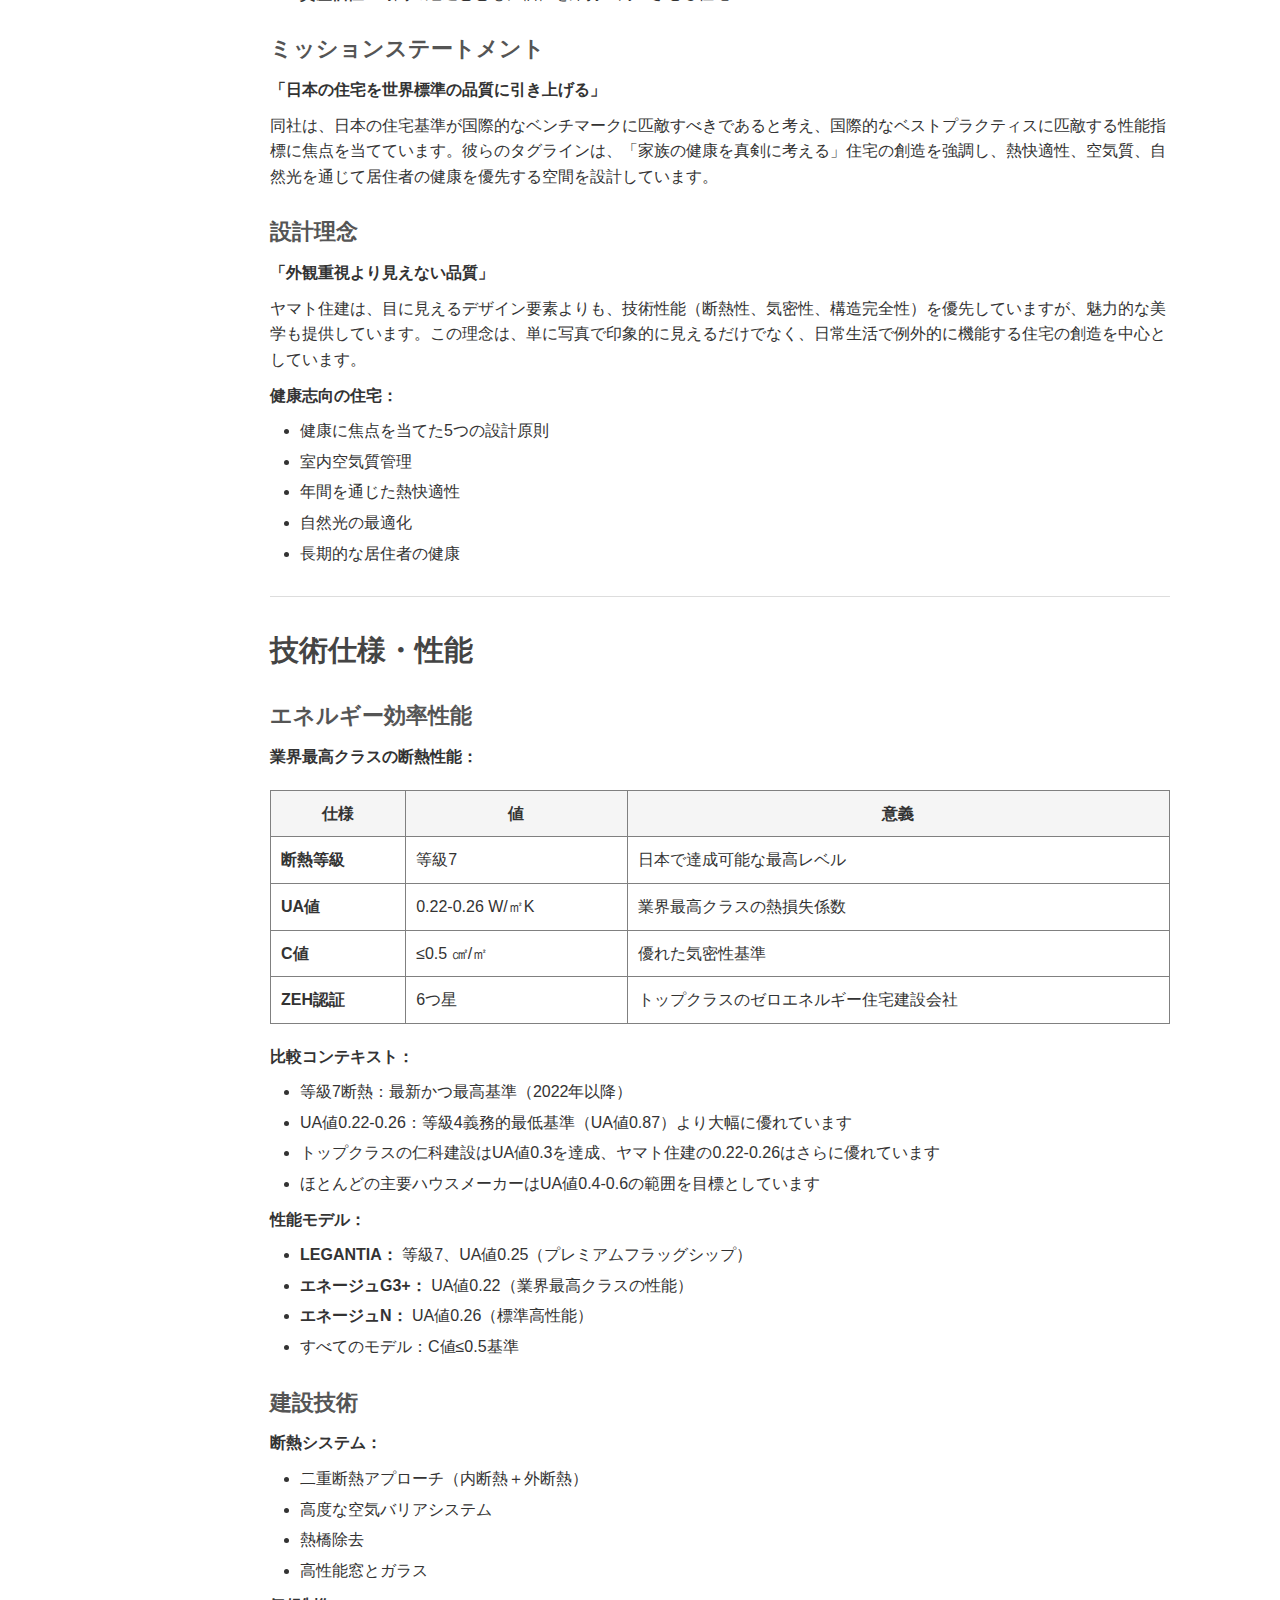
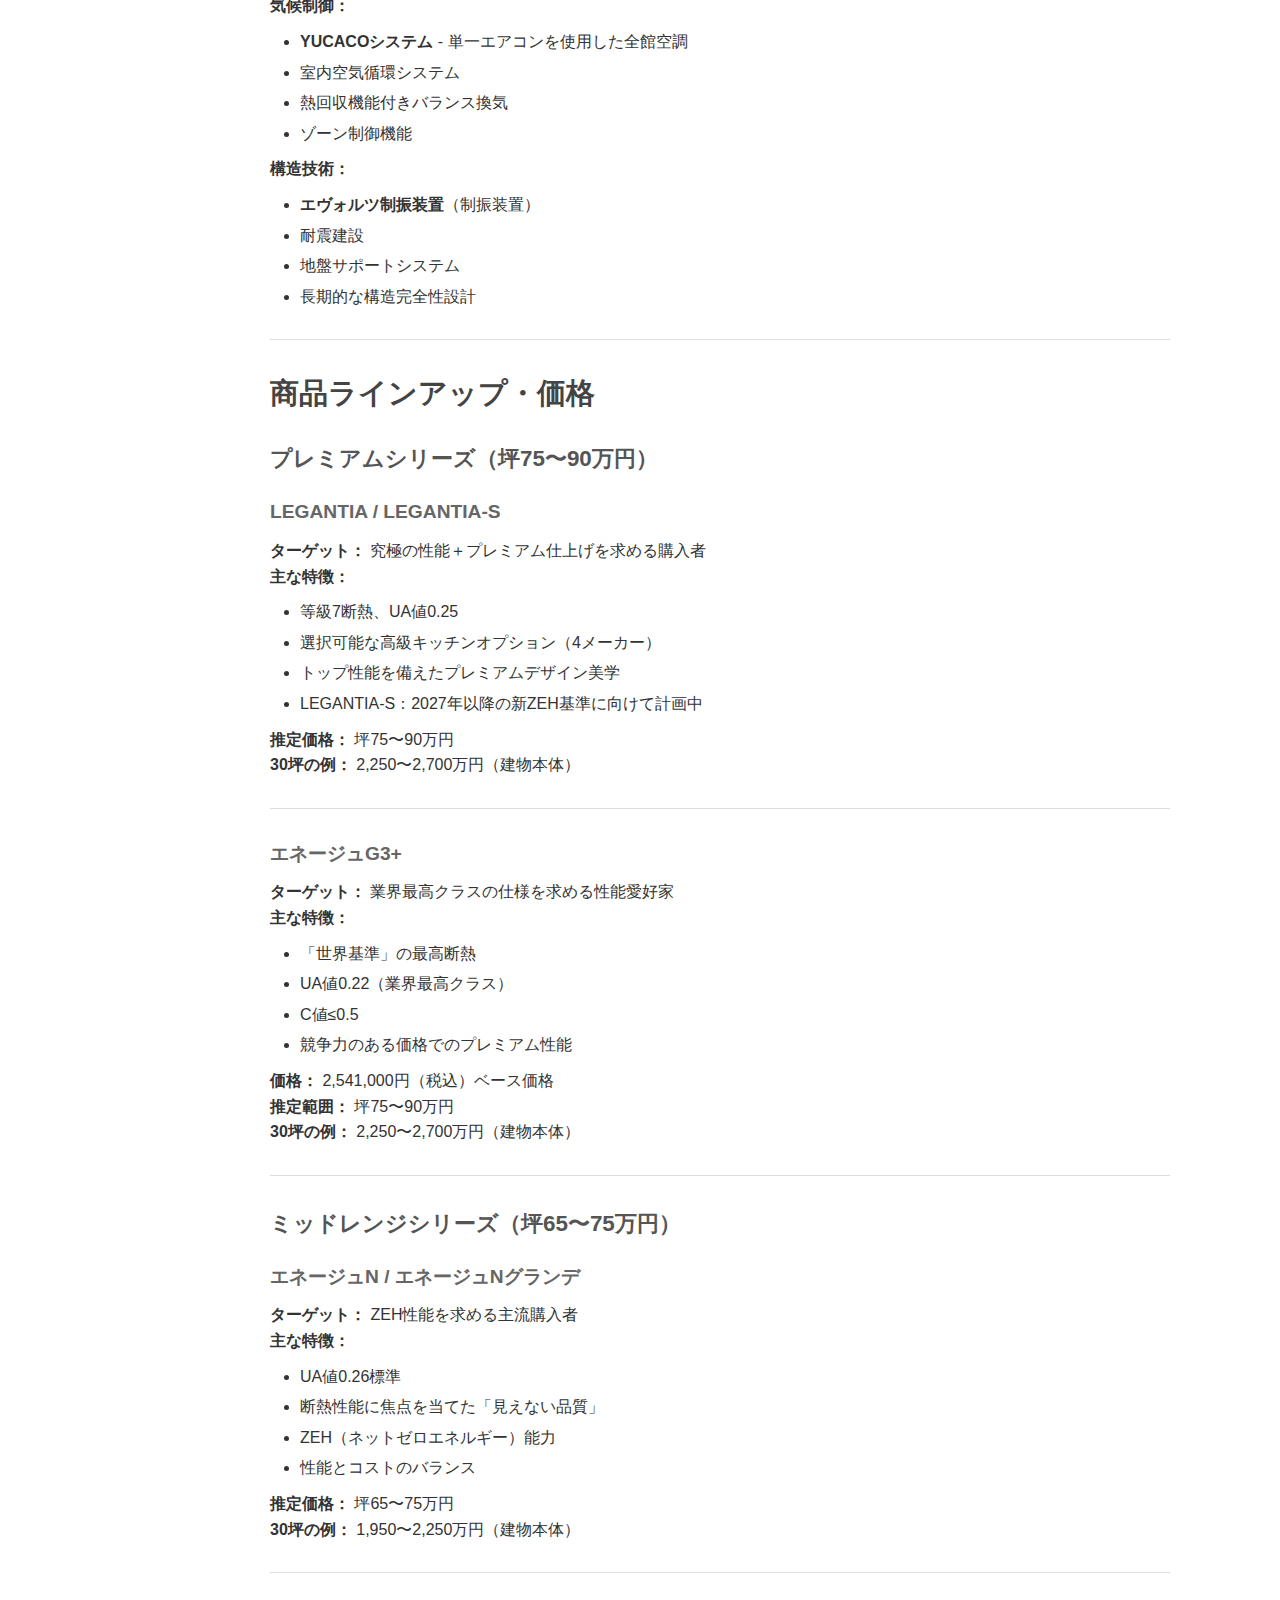
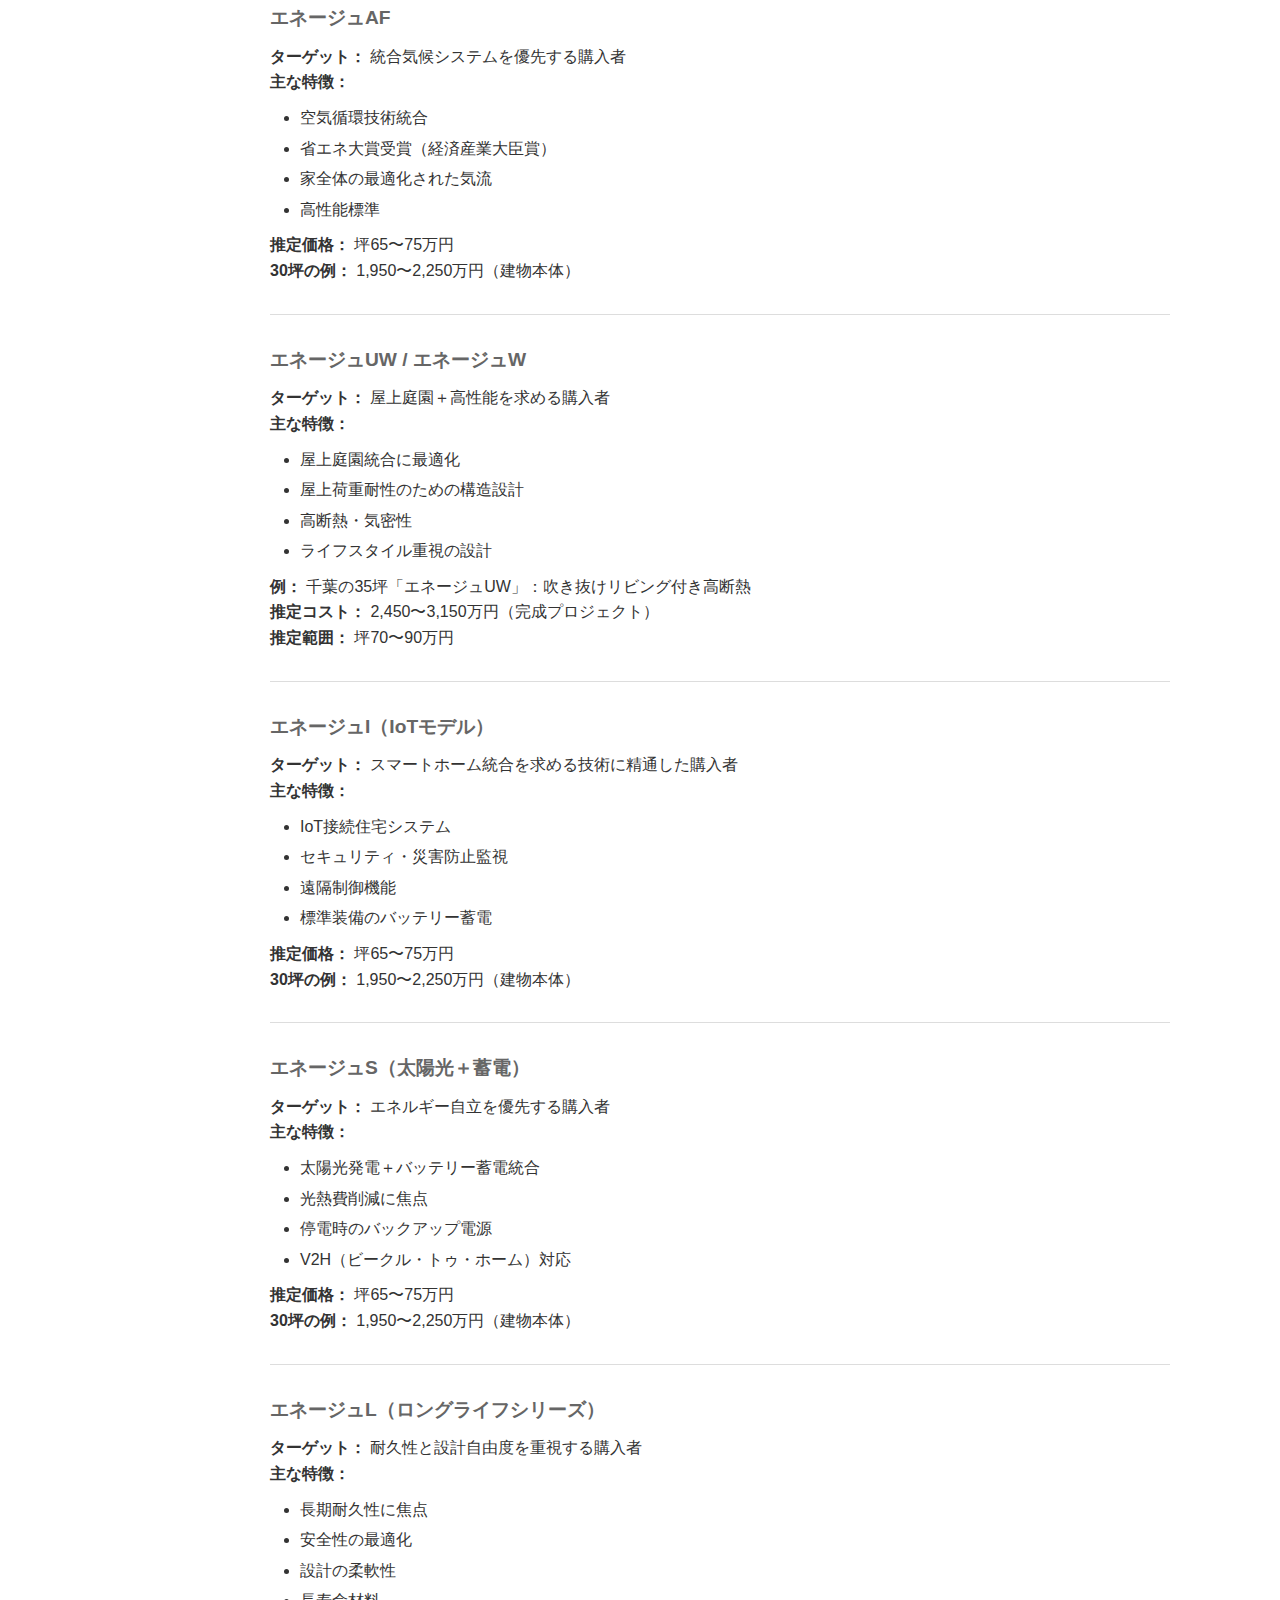
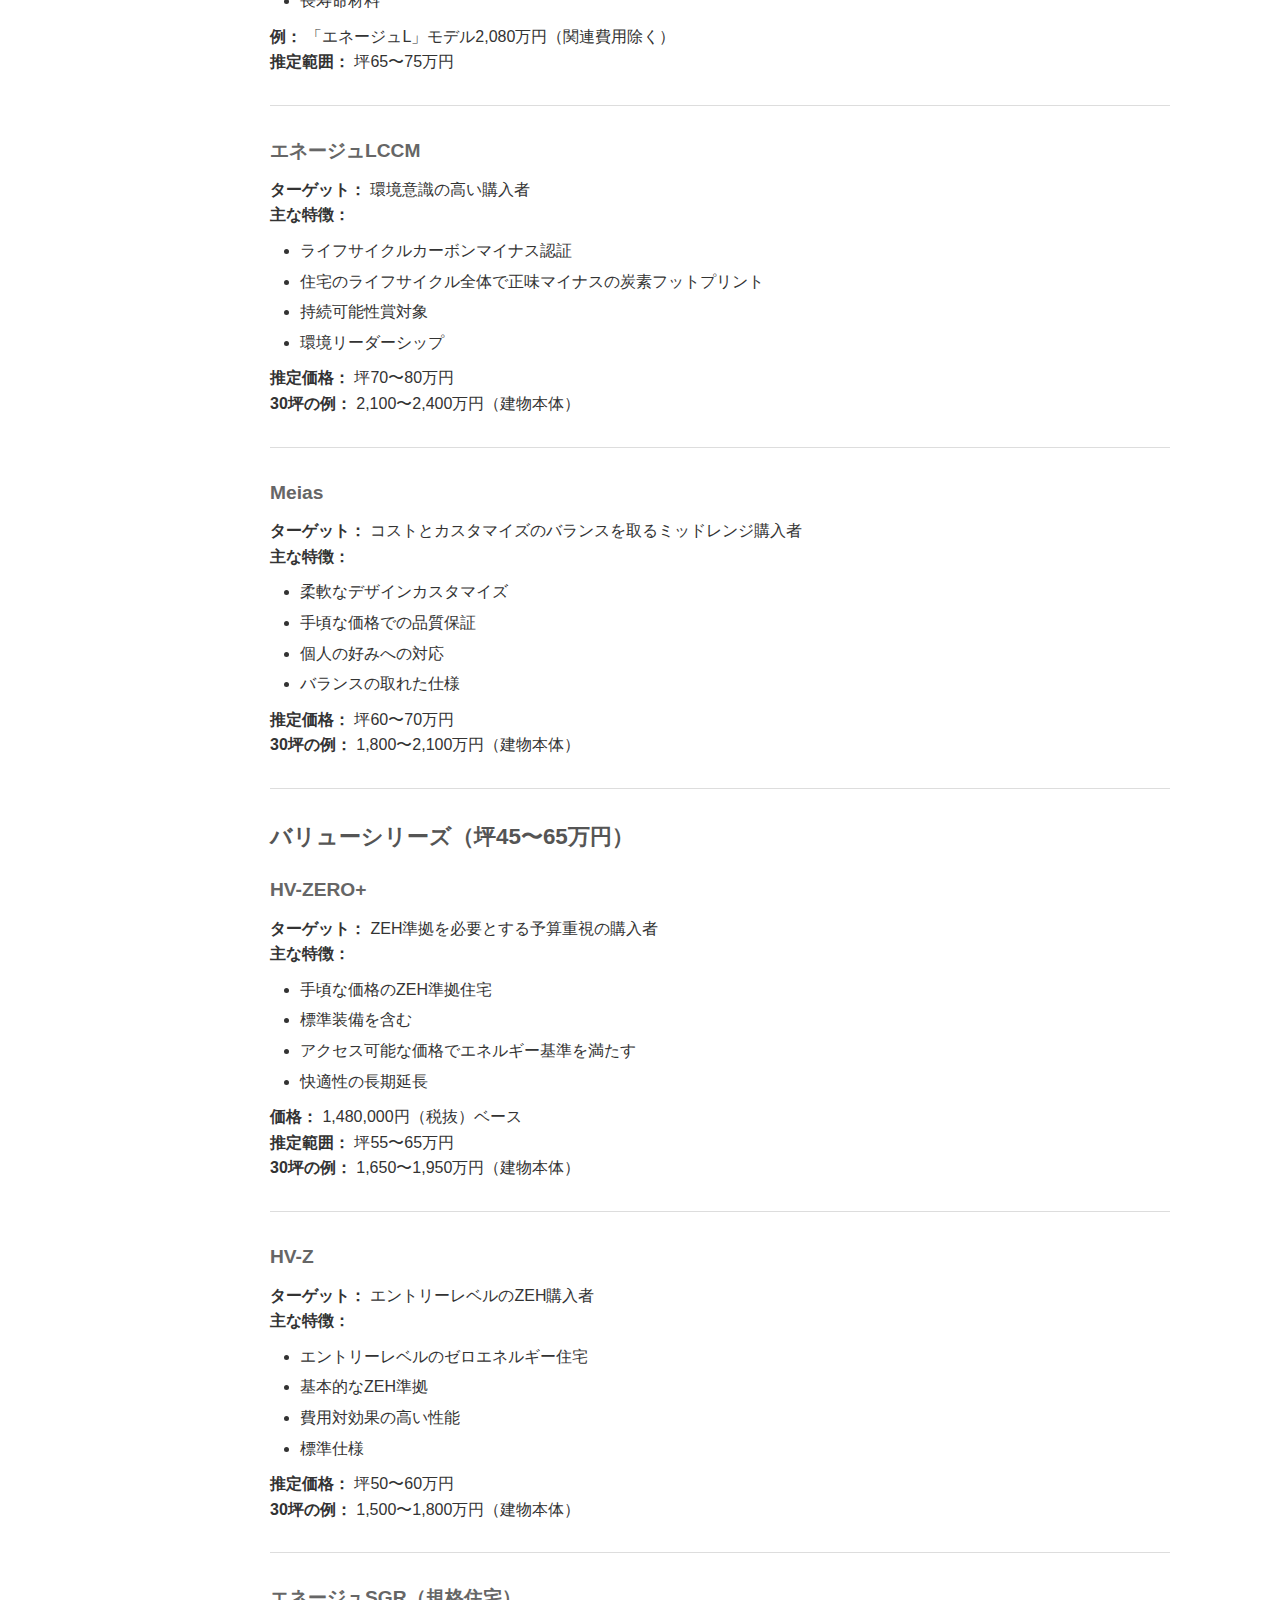
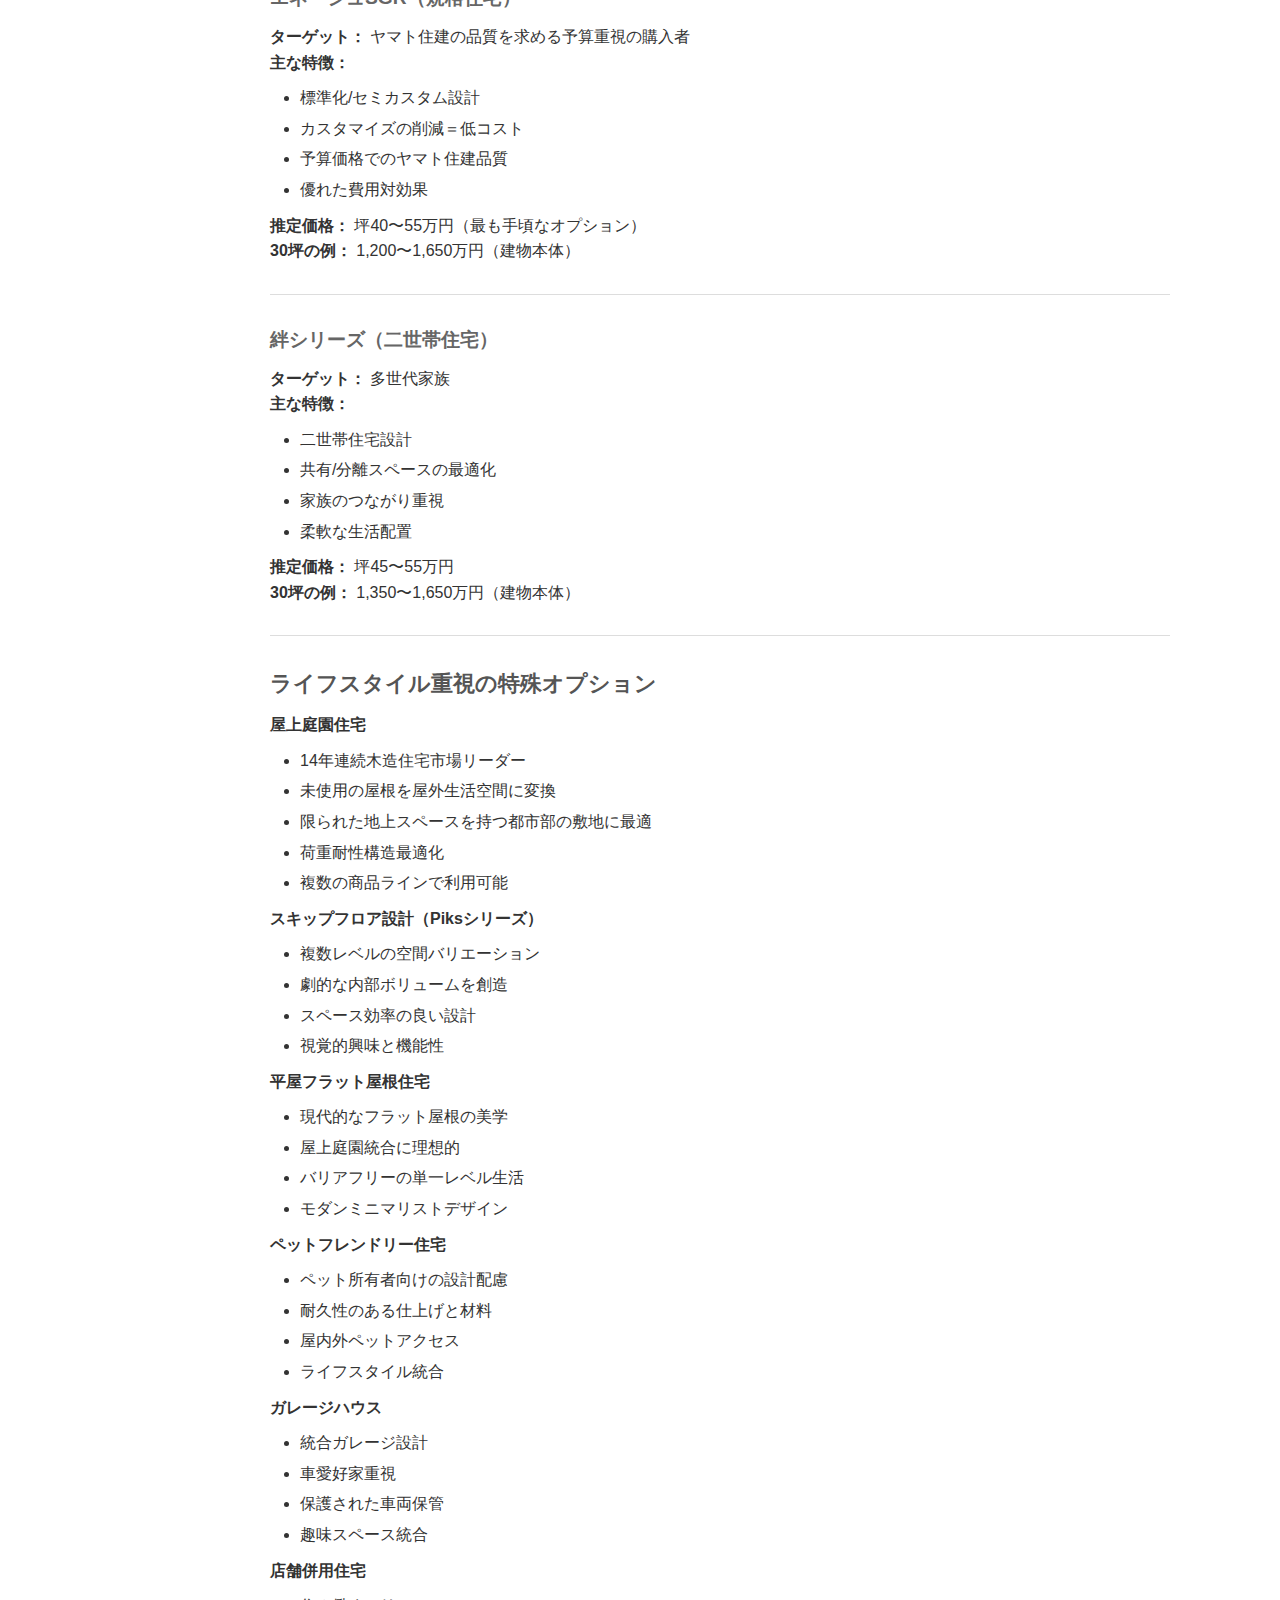
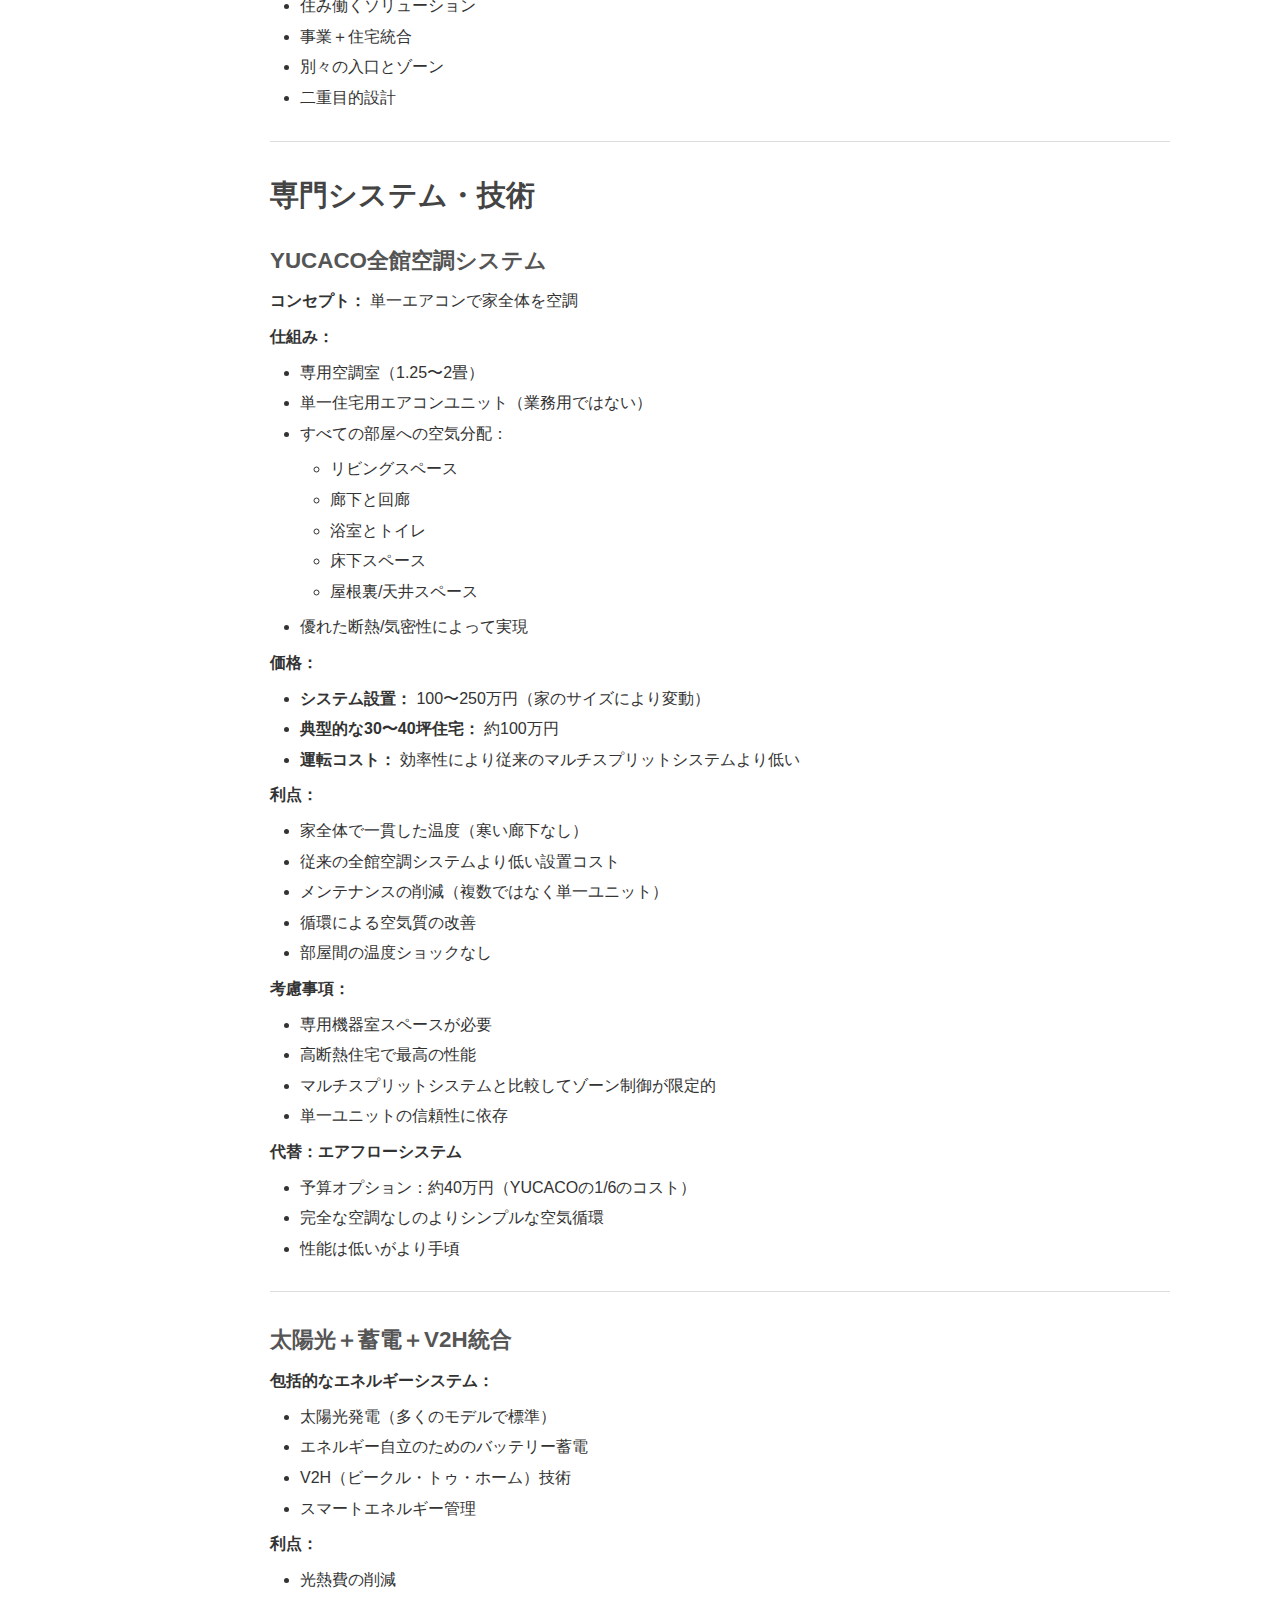
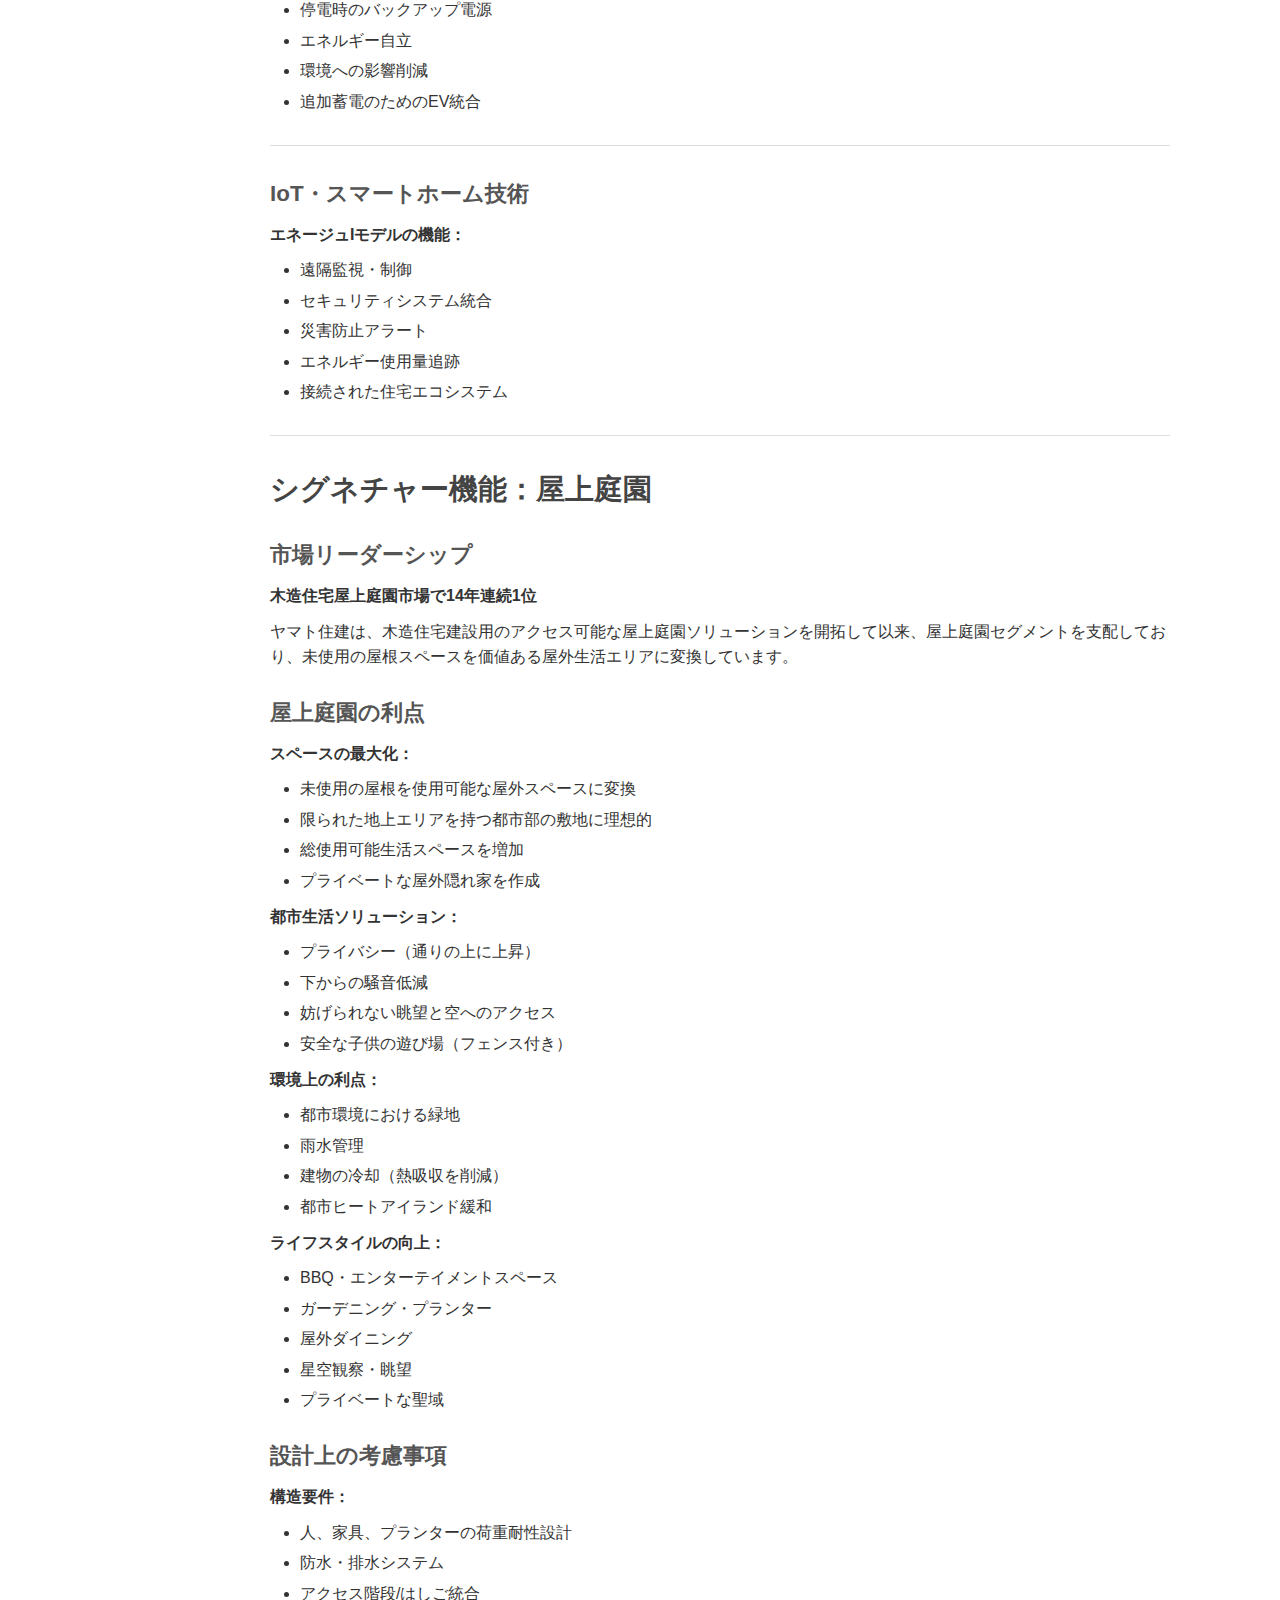
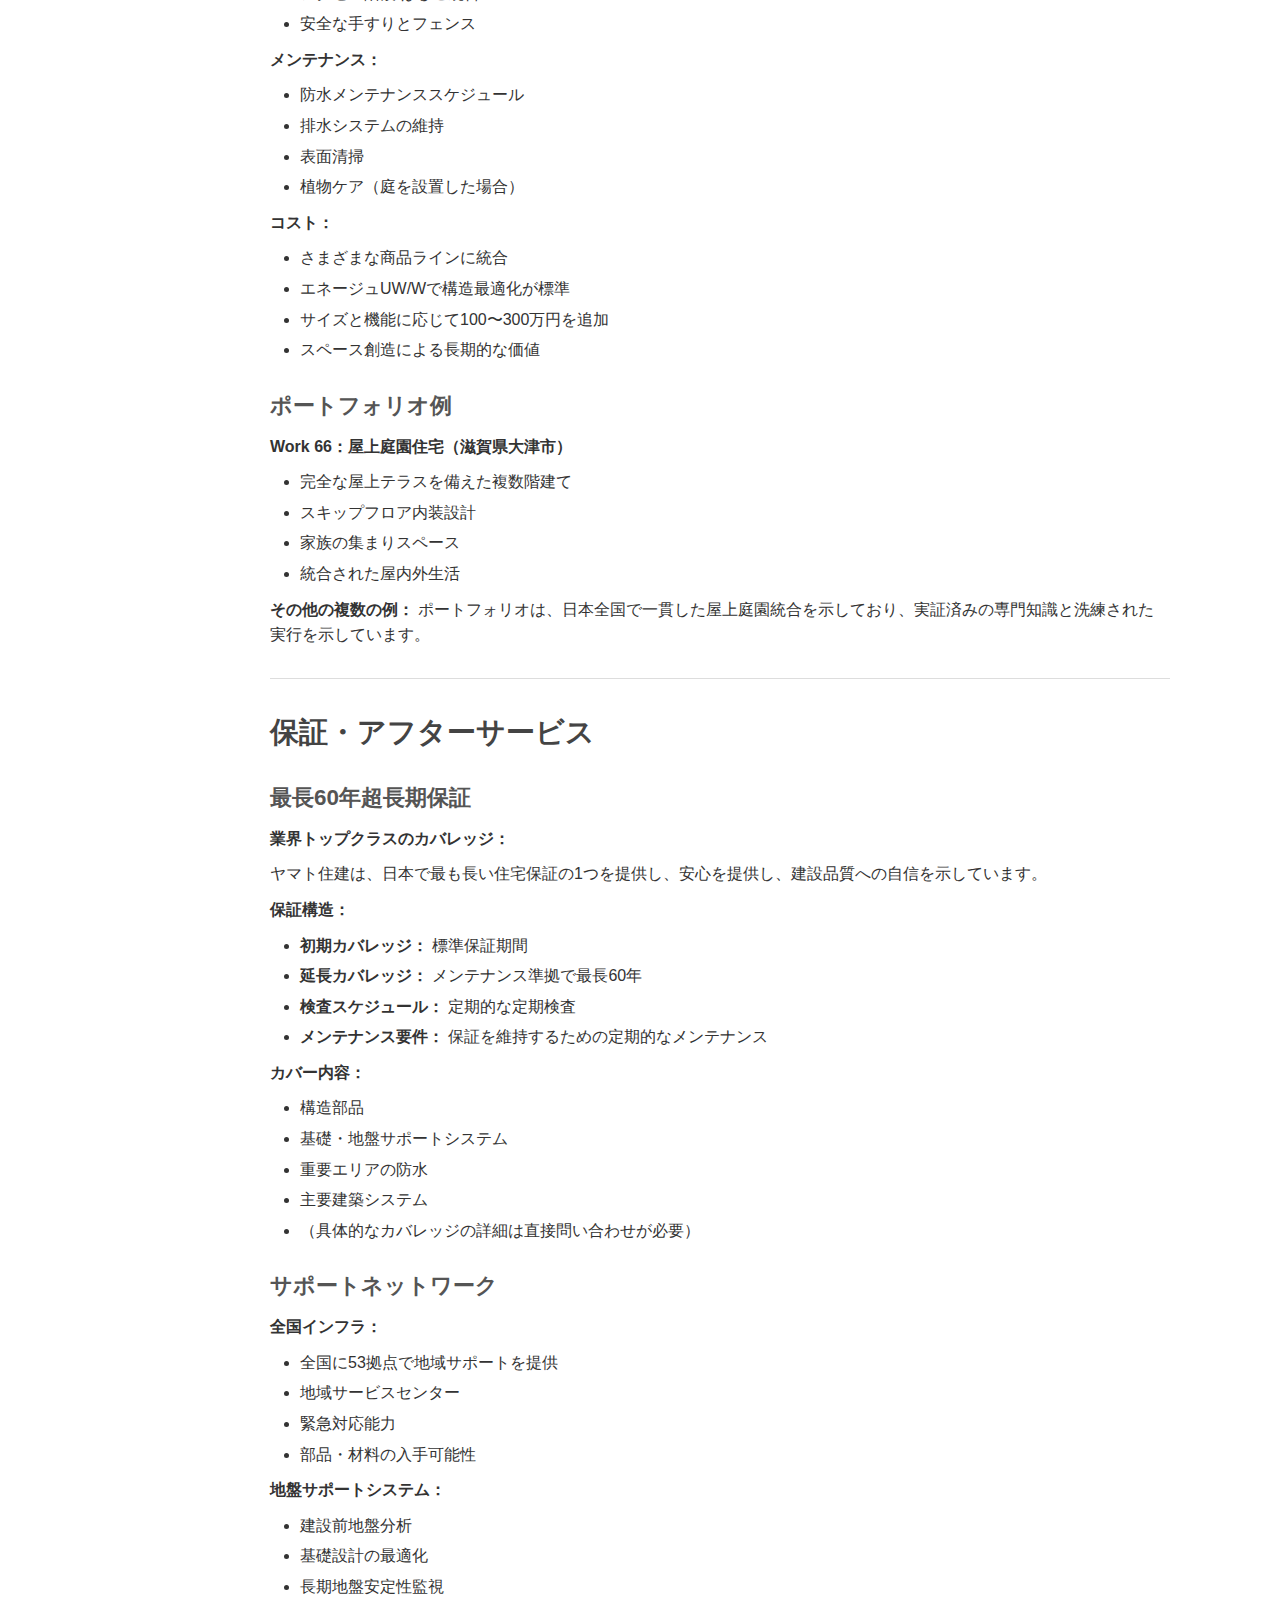
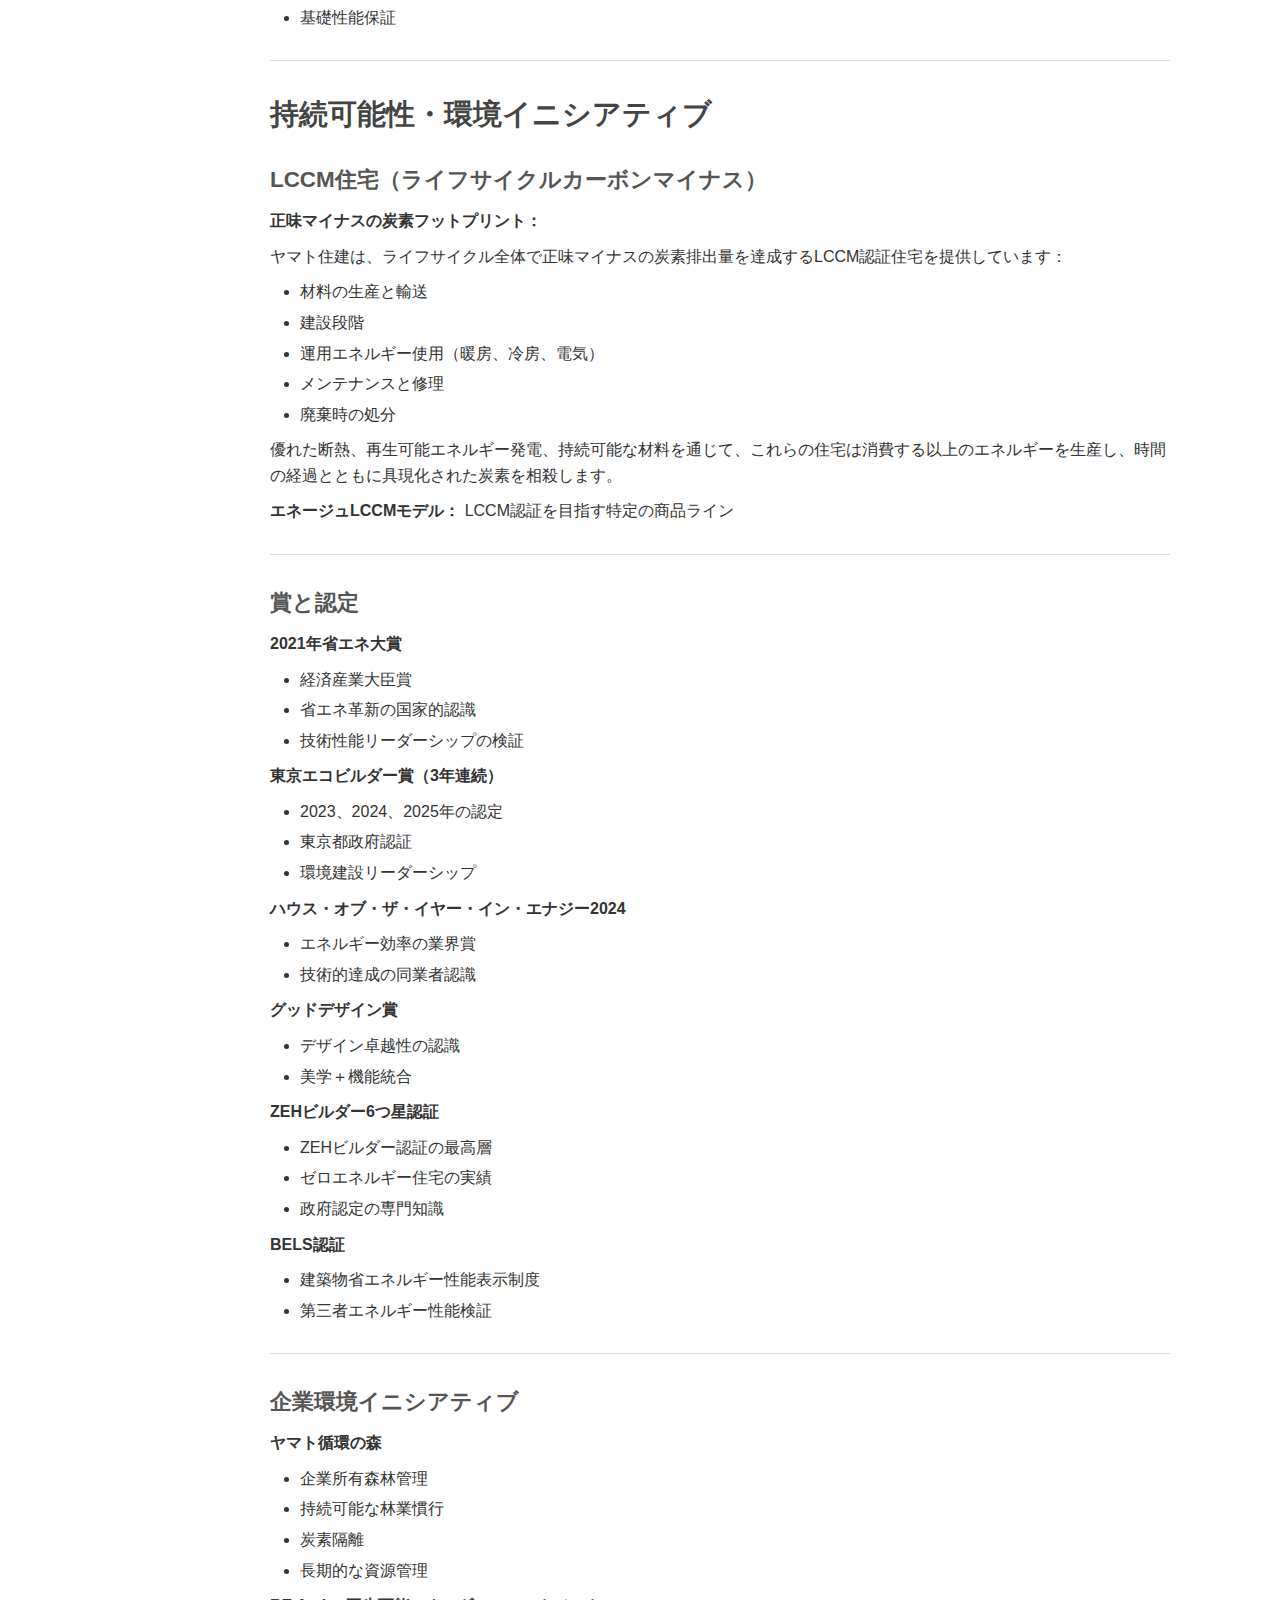
<file: docs/yamato-juken.html>
<!DOCTYPE html>
<html lang="ja">
<head>
    <meta charset="UTF-8">
    <meta name="viewport" content="width=device-width, initial-scale=1.0">
    <title>ヤマト住建詳細プロフィール</title>
    <link rel="stylesheet" href="style.css">
</head>
<body>
    <div class="sidebar">
        <a href="index.html" class="back-link">← ホームに戻る</a>

        <div class="toc">
            <h3>目次</h3>
            <ul>
                <li><a href="#executive-summary">概要サマリー</a></li>
                <li><a href="#company-overview">会社概要</a></li>
                <li><a href="#philosophy-mission">企業理念・ミッション</a></li>
                <li><a href="#technical-specs">技術仕様・性能</a></li>
                <li><a href="#product-lineup">商品ラインアップ・価格</a></li>
                <li><a href="#specialized-systems">専門システム・技術</a></li>
                <li><a href="#rooftop-gardens">屋上庭園（シグネチャー機能）</a></li>
                <li><a href="#warranty-support">保証・アフターサービス</a></li>
                <li><a href="#sustainability">持続可能性・環境イニシアティブ</a></li>
                <li><a href="#requirements-alignment">あなたの要件との適合性</a></li>
                <li><a href="#tenets-alignment">基本方針との適合性分析</a></li>
                <li><a href="#pros-cons">メリット・デメリット分析</a></li>
                <li><a href="#best-use-cases">最適な使用事例</a></li>
                <li><a href="#builder-comparison">他社建築業者との比較</a></li>
                <li><a href="#budget-analysis">予算分析</a></li>
                <li><a href="#next-steps">次のステップ・推奨事項</a></li>
                <li><a href="#sources">情報源・参考文献</a></li>
            </ul>
        </div>
    </div>

    <div class="content">
        <div class="content-inner">
            <h1 id="yamato-juken-profile">ヤマト住建 - 詳細プロフィール</h1>

<h2 id="executive-summary">概要サマリー</h2>

<p><strong>マッチスコア：8.5/10（非常に良い）</strong></p>

<p>ヤマト住建は、全国に53拠点を持つ国内住宅建設会社で、超高エネルギー効率住宅と屋上庭園を専門としています。最高クラスの断熱性能（等級7断熱、UA値0.22-0.26）、ZEH6つ星認証、14年連続で屋上庭園設計の市場リーダーという特徴があります。同社は、予算に優しいモデルからプレミアムモデルまで幅広い商品ラインアップを提供し、すべて「世界標準」住宅に焦点を当て、長持ち、広さ、安い、高性能、資産価値を重視しています。</p>

<p><strong>主な差別化要因：</strong></p>
<ul>
    <li>業界最高クラスのエネルギー効率（等級7断熱 - 達成可能な最高レベル）</li>
    <li>14年連続屋上庭園市場リーダー</li>
    <li>単一エアコンによる全館空調システム（YUCACO）</li>
    <li>最長60年超長期保証</li>
    <li>複数の賞：2021年省エネ大賞、東京エコビルダー（3年連続）</li>
    <li>坪単価45〜90万円の包括的な商品ラインアップ</li>
</ul>

<p><strong>最適な用途：</strong> 絶対的なトップクラスのエネルギー効率を優先し、都市部の敷地に革新的な屋上庭園ソリューションを求め、実績のあるZEH認証を持ち、柏市に地域拠点を持つ全国企業の安定性を求める購入者。</p>

<hr>

<h2 id="company-overview">会社概要</h2>

<h3>基本情報</h3>

<p><strong>正式名称：</strong> ヤマト住建株式会社<br>
<strong>設立：</strong> 1990年（35年の経験）<br>
<strong>本社：</strong> 兵庫県神戸市<br>
<strong>規模：</strong> 全国に53拠点を持つ国内建築会社<br>
<strong>市場展開：</strong> 関西（主要）、関東（大規模拡大）、中部、中国・四国<br>
<strong>年間施工数：</strong> 大規模な国内生産（具体的な数量は非開示）<br>
<strong>ウェブサイト：</strong> <a href="https://www.yamatojk.co.jp/">https://www.yamatojk.co.jp/</a></p>

<h3>千葉県・柏市地域拠点</h3>

<p><strong>柏ショールーム：</strong></p>
<ul>
    <li><strong>住所：</strong> 千葉県柏市十余二403-1</li>
    <li><strong>アクセス：</strong> つくばエクスプレス柏の葉キャンパス駅 徒歩20分</li>
    <li><strong>サービスエリア：</strong> 千葉県の柏市、野田市、流山市、松戸市</li>
    <li><strong>連絡先：</strong> ウェブサイト経由 <a href="https://www.yamatojk.co.jp/office/kashiwa">https://www.yamatojk.co.jp/office/kashiwa</a></li>
</ul>

<p><strong>地域カバレッジ：</strong> 全国企業のインフラによる地域サポートを提供する、首都圏全域に複数のショールームを持つ関東拡大の一部。</p>

<hr>

<h2 id="philosophy-mission">企業理念・ミッション</h2>

<h3>コアバリュー</h3>

<p>ヤマト住建は、<strong>5つのコアバリュー</strong>を体現する住宅を追求しています：</p>

<ol>
    <li><strong>長持ち</strong> - 多世代居住のための耐久性の高い建設</li>
    <li><strong>広さ</strong> - 開放的で快適な生活空間</li>
    <li><strong>安い</strong> - 高性能住宅のアクセス可能な価格設定</li>
    <li><strong>高性能</strong> - 世界クラスの技術仕様</li>
    <li><strong>資産価値</strong> - 時間の経過とともに価値を維持・向上させる住宅</li>
</ol>

<h3>ミッションステートメント</h3>

<p><strong>「日本の住宅を世界標準の品質に引き上げる」</strong></p>

<p>同社は、日本の住宅基準が国際的なベンチマークに匹敵すべきであると考え、国際的なベストプラクティスに匹敵する性能指標に焦点を当てています。彼らのタグラインは、「家族の健康を真剣に考える」住宅の創造を強調し、熱快適性、空気質、自然光を通じて居住者の健康を優先する空間を設計しています。</p>

<h3>設計理念</h3>

<p><strong>「外観重視より見えない品質」</strong></p>

<p>ヤマト住建は、目に見えるデザイン要素よりも、技術性能（断熱性、気密性、構造完全性）を優先していますが、魅力的な美学も提供しています。この理念は、単に写真で印象的に見えるだけでなく、日常生活で例外的に機能する住宅の創造を中心としています。</p>

<p><strong>健康志向の住宅：</strong></p>
<ul>
    <li>健康に焦点を当てた5つの設計原則</li>
    <li>室内空気質管理</li>
    <li>年間を通じた熱快適性</li>
    <li>自然光の最適化</li>
    <li>長期的な居住者の健康</li>
</ul>

<hr>

<h2 id="technical-specs">技術仕様・性能</h2>

<h3>エネルギー効率性能</h3>

<p><strong>業界最高クラスの断熱性能：</strong></p>

<table border="1" cellpadding="10" cellspacing="0" style="width: 100%; border-collapse: collapse; margin: 20px 0;">
    <thead>
        <tr style="background-color: #f5f5f5;">
            <th>仕様</th>
            <th>値</th>
            <th>意義</th>
        </tr>
    </thead>
    <tbody>
        <tr>
            <td><strong>断熱等級</strong></td>
            <td>等級7</td>
            <td>日本で達成可能な最高レベル</td>
        </tr>
        <tr>
            <td><strong>UA値</strong></td>
            <td>0.22-0.26 W/㎡K</td>
            <td>業界最高クラスの熱損失係数</td>
        </tr>
        <tr>
            <td><strong>C値</strong></td>
            <td>≤0.5 ㎠/㎡</td>
            <td>優れた気密性基準</td>
        </tr>
        <tr>
            <td><strong>ZEH認証</strong></td>
            <td>6つ星</td>
            <td>トップクラスのゼロエネルギー住宅建設会社</td>
        </tr>
    </tbody>
</table>

<p><strong>比較コンテキスト：</strong></p>
<ul>
    <li>等級7断熱：最新かつ最高基準（2022年以降）</li>
    <li>UA値0.22-0.26：等級4義務的最低基準（UA値0.87）より大幅に優れています</li>
    <li>トップクラスの仁科建設はUA値0.3を達成、ヤマト住建の0.22-0.26はさらに優れています</li>
    <li>ほとんどの主要ハウスメーカーはUA値0.4-0.6の範囲を目標としています</li>
</ul>

<p><strong>性能モデル：</strong></p>
<ul>
    <li><strong>LEGANTIA：</strong> 等級7、UA値0.25（プレミアムフラッグシップ）</li>
    <li><strong>エネージュG3+：</strong> UA値0.22（業界最高クラスの性能）</li>
    <li><strong>エネージュN：</strong> UA値0.26（標準高性能）</li>
    <li>すべてのモデル：C値≤0.5基準</li>
</ul>

<h3>建設技術</h3>

<p><strong>断熱システム：</strong></p>
<ul>
    <li>二重断熱アプローチ（内断熱＋外断熱）</li>
    <li>高度な空気バリアシステム</li>
    <li>熱橋除去</li>
    <li>高性能窓とガラス</li>
</ul>

<p><strong>気候制御：</strong></p>
<ul>
    <li><strong>YUCACOシステム</strong> - 単一エアコンを使用した全館空調</li>
    <li>室内空気循環システム</li>
    <li>熱回収機能付きバランス換気</li>
    <li>ゾーン制御機能</li>
</ul>

<p><strong>構造技術：</strong></p>
<ul>
    <li><strong>エヴォルツ制振装置</strong>（制振装置）</li>
    <li>耐震建設</li>
    <li>地盤サポートシステム</li>
    <li>長期的な構造完全性設計</li>
</ul>

<hr>

<h2 id="product-lineup">商品ラインアップ・価格</h2>

<h3>プレミアムシリーズ（坪75〜90万円）</h3>

<h4>LEGANTIA / LEGANTIA-S</h4>
<p><strong>ターゲット：</strong> 究極の性能＋プレミアム仕上げを求める購入者<br>
<strong>主な特徴：</strong></p>
<ul>
    <li>等級7断熱、UA値0.25</li>
    <li>選択可能な高級キッチンオプション（4メーカー）</li>
    <li>トップ性能を備えたプレミアムデザイン美学</li>
    <li>LEGANTIA-S：2027年以降の新ZEH基準に向けて計画中</li>
</ul>
<p><strong>推定価格：</strong> 坪75〜90万円<br>
<strong>30坪の例：</strong> 2,250〜2,700万円（建物本体）</p>

<hr>

<h4>エネージュG3+</h4>
<p><strong>ターゲット：</strong> 業界最高クラスの仕様を求める性能愛好家<br>
<strong>主な特徴：</strong></p>
<ul>
    <li>「世界基準」の最高断熱</li>
    <li>UA値0.22（業界最高クラス）</li>
    <li>C値≤0.5</li>
    <li>競争力のある価格でのプレミアム性能</li>
</ul>
<p><strong>価格：</strong> 2,541,000円（税込）ベース価格<br>
<strong>推定範囲：</strong> 坪75〜90万円<br>
<strong>30坪の例：</strong> 2,250〜2,700万円（建物本体）</p>

<hr>

<h3>ミッドレンジシリーズ（坪65〜75万円）</h3>

<h4>エネージュN / エネージュNグランデ</h4>
<p><strong>ターゲット：</strong> ZEH性能を求める主流購入者<br>
<strong>主な特徴：</strong></p>
<ul>
    <li>UA値0.26標準</li>
    <li>断熱性能に焦点を当てた「見えない品質」</li>
    <li>ZEH（ネットゼロエネルギー）能力</li>
    <li>性能とコストのバランス</li>
</ul>
<p><strong>推定価格：</strong> 坪65〜75万円<br>
<strong>30坪の例：</strong> 1,950〜2,250万円（建物本体）</p>

<hr>

<h4>エネージュAF</h4>
<p><strong>ターゲット：</strong> 統合気候システムを優先する購入者<br>
<strong>主な特徴：</strong></p>
<ul>
    <li>空気循環技術統合</li>
    <li>省エネ大賞受賞（経済産業大臣賞）</li>
    <li>家全体の最適化された気流</li>
    <li>高性能標準</li>
</ul>
<p><strong>推定価格：</strong> 坪65〜75万円<br>
<strong>30坪の例：</strong> 1,950〜2,250万円（建物本体）</p>

<hr>

<h4>エネージュUW / エネージュW</h4>
<p><strong>ターゲット：</strong> 屋上庭園＋高性能を求める購入者<br>
<strong>主な特徴：</strong></p>
<ul>
    <li>屋上庭園統合に最適化</li>
    <li>屋上荷重耐性のための構造設計</li>
    <li>高断熱・気密性</li>
    <li>ライフスタイル重視の設計</li>
</ul>
<p><strong>例：</strong> 千葉の35坪「エネージュUW」：吹き抜けリビング付き高断熱<br>
<strong>推定コスト：</strong> 2,450〜3,150万円（完成プロジェクト）<br>
<strong>推定範囲：</strong> 坪70〜90万円</p>

<hr>

<h4>エネージュI（IoTモデル）</h4>
<p><strong>ターゲット：</strong> スマートホーム統合を求める技術に精通した購入者<br>
<strong>主な特徴：</strong></p>
<ul>
    <li>IoT接続住宅システム</li>
    <li>セキュリティ・災害防止監視</li>
    <li>遠隔制御機能</li>
    <li>標準装備のバッテリー蓄電</li>
</ul>
<p><strong>推定価格：</strong> 坪65〜75万円<br>
<strong>30坪の例：</strong> 1,950〜2,250万円（建物本体）</p>

<hr>

<h4>エネージュS（太陽光＋蓄電）</h4>
<p><strong>ターゲット：</strong> エネルギー自立を優先する購入者<br>
<strong>主な特徴：</strong></p>
<ul>
    <li>太陽光発電＋バッテリー蓄電統合</li>
    <li>光熱費削減に焦点</li>
    <li>停電時のバックアップ電源</li>
    <li>V2H（ビークル・トゥ・ホーム）対応</li>
</ul>
<p><strong>推定価格：</strong> 坪65〜75万円<br>
<strong>30坪の例：</strong> 1,950〜2,250万円（建物本体）</p>

<hr>

<h4>エネージュL（ロングライフシリーズ）</h4>
<p><strong>ターゲット：</strong> 耐久性と設計自由度を重視する購入者<br>
<strong>主な特徴：</strong></p>
<ul>
    <li>長期耐久性に焦点</li>
    <li>安全性の最適化</li>
    <li>設計の柔軟性</li>
    <li>長寿命材料</li>
</ul>
<p><strong>例：</strong> 「エネージュL」モデル2,080万円（関連費用除く）<br>
<strong>推定範囲：</strong> 坪65〜75万円</p>

<hr>

<h4>エネージュLCCM</h4>
<p><strong>ターゲット：</strong> 環境意識の高い購入者<br>
<strong>主な特徴：</strong></p>
<ul>
    <li>ライフサイクルカーボンマイナス認証</li>
    <li>住宅のライフサイクル全体で正味マイナスの炭素フットプリント</li>
    <li>持続可能性賞対象</li>
    <li>環境リーダーシップ</li>
</ul>
<p><strong>推定価格：</strong> 坪70〜80万円<br>
<strong>30坪の例：</strong> 2,100〜2,400万円（建物本体）</p>

<hr>

<h4>Meias</h4>
<p><strong>ターゲット：</strong> コストとカスタマイズのバランスを取るミッドレンジ購入者<br>
<strong>主な特徴：</strong></p>
<ul>
    <li>柔軟なデザインカスタマイズ</li>
    <li>手頃な価格での品質保証</li>
    <li>個人の好みへの対応</li>
    <li>バランスの取れた仕様</li>
</ul>
<p><strong>推定価格：</strong> 坪60〜70万円<br>
<strong>30坪の例：</strong> 1,800〜2,100万円（建物本体）</p>

<hr>

<h3>バリューシリーズ（坪45〜65万円）</h3>

<h4>HV-ZERO+</h4>
<p><strong>ターゲット：</strong> ZEH準拠を必要とする予算重視の購入者<br>
<strong>主な特徴：</strong></p>
<ul>
    <li>手頃な価格のZEH準拠住宅</li>
    <li>標準装備を含む</li>
    <li>アクセス可能な価格でエネルギー基準を満たす</li>
    <li>快適性の長期延長</li>
</ul>
<p><strong>価格：</strong> 1,480,000円（税抜）ベース<br>
<strong>推定範囲：</strong> 坪55〜65万円<br>
<strong>30坪の例：</strong> 1,650〜1,950万円（建物本体）</p>

<hr>

<h4>HV-Z</h4>
<p><strong>ターゲット：</strong> エントリーレベルのZEH購入者<br>
<strong>主な特徴：</strong></p>
<ul>
    <li>エントリーレベルのゼロエネルギー住宅</li>
    <li>基本的なZEH準拠</li>
    <li>費用対効果の高い性能</li>
    <li>標準仕様</li>
</ul>
<p><strong>推定価格：</strong> 坪50〜60万円<br>
<strong>30坪の例：</strong> 1,500〜1,800万円（建物本体）</p>

<hr>

<h4>エネージュSGR（規格住宅）</h4>
<p><strong>ターゲット：</strong> ヤマト住建の品質を求める予算重視の購入者<br>
<strong>主な特徴：</strong></p>
<ul>
    <li>標準化/セミカスタム設計</li>
    <li>カスタマイズの削減＝低コスト</li>
    <li>予算価格でのヤマト住建品質</li>
    <li>優れた費用対効果</li>
</ul>
<p><strong>推定価格：</strong> 坪40〜55万円（最も手頃なオプション）<br>
<strong>30坪の例：</strong> 1,200〜1,650万円（建物本体）</p>

<hr>

<h4>絆シリーズ（二世帯住宅）</h4>
<p><strong>ターゲット：</strong> 多世代家族<br>
<strong>主な特徴：</strong></p>
<ul>
    <li>二世帯住宅設計</li>
    <li>共有/分離スペースの最適化</li>
    <li>家族のつながり重視</li>
    <li>柔軟な生活配置</li>
</ul>
<p><strong>推定価格：</strong> 坪45〜55万円<br>
<strong>30坪の例：</strong> 1,350〜1,650万円（建物本体）</p>

<hr>

<h3>ライフスタイル重視の特殊オプション</h3>

<p><strong>屋上庭園住宅</strong></p>
<ul>
    <li>14年連続木造住宅市場リーダー</li>
    <li>未使用の屋根を屋外生活空間に変換</li>
    <li>限られた地上スペースを持つ都市部の敷地に最適</li>
    <li>荷重耐性構造最適化</li>
    <li>複数の商品ラインで利用可能</li>
</ul>

<p><strong>スキップフロア設計（Piksシリーズ）</strong></p>
<ul>
    <li>複数レベルの空間バリエーション</li>
    <li>劇的な内部ボリュームを創造</li>
    <li>スペース効率の良い設計</li>
    <li>視覚的興味と機能性</li>
</ul>

<p><strong>平屋フラット屋根住宅</strong></p>
<ul>
    <li>現代的なフラット屋根の美学</li>
    <li>屋上庭園統合に理想的</li>
    <li>バリアフリーの単一レベル生活</li>
    <li>モダンミニマリストデザイン</li>
</ul>

<p><strong>ペットフレンドリー住宅</strong></p>
<ul>
    <li>ペット所有者向けの設計配慮</li>
    <li>耐久性のある仕上げと材料</li>
    <li>屋内外ペットアクセス</li>
    <li>ライフスタイル統合</li>
</ul>

<p><strong>ガレージハウス</strong></p>
<ul>
    <li>統合ガレージ設計</li>
    <li>車愛好家重視</li>
    <li>保護された車両保管</li>
    <li>趣味スペース統合</li>
</ul>

<p><strong>店舗併用住宅</strong></p>
<ul>
    <li>住み働くソリューション</li>
    <li>事業＋住宅統合</li>
    <li>別々の入口とゾーン</li>
    <li>二重目的設計</li>
</ul>

<hr>

<h2 id="specialized-systems">専門システム・技術</h2>

<h3>YUCACO全館空調システム</h3>

<p><strong>コンセプト：</strong> 単一エアコンで家全体を空調</p>

<p><strong>仕組み：</strong></p>
<ul>
    <li>専用空調室（1.25〜2畳）</li>
    <li>単一住宅用エアコンユニット（業務用ではない）</li>
    <li>すべての部屋への空気分配：
        <ul>
            <li>リビングスペース</li>
            <li>廊下と回廊</li>
            <li>浴室とトイレ</li>
            <li>床下スペース</li>
            <li>屋根裏/天井スペース</li>
        </ul>
    </li>
    <li>優れた断熱/気密性によって実現</li>
</ul>

<p><strong>価格：</strong></p>
<ul>
    <li><strong>システム設置：</strong> 100〜250万円（家のサイズにより変動）</li>
    <li><strong>典型的な30〜40坪住宅：</strong> 約100万円</li>
    <li><strong>運転コスト：</strong> 効率性により従来のマルチスプリットシステムより低い</li>
</ul>

<p><strong>利点：</strong></p>
<ul>
    <li>家全体で一貫した温度（寒い廊下なし）</li>
    <li>従来の全館空調システムより低い設置コスト</li>
    <li>メンテナンスの削減（複数ではなく単一ユニット）</li>
    <li>循環による空気質の改善</li>
    <li>部屋間の温度ショックなし</li>
</ul>

<p><strong>考慮事項：</strong></p>
<ul>
    <li>専用機器室スペースが必要</li>
    <li>高断熱住宅で最高の性能</li>
    <li>マルチスプリットシステムと比較してゾーン制御が限定的</li>
    <li>単一ユニットの信頼性に依存</li>
</ul>

<p><strong>代替：エアフローシステム</strong></p>
<ul>
    <li>予算オプション：約40万円（YUCACOの1/6のコスト）</li>
    <li>完全な空調なしのよりシンプルな空気循環</li>
    <li>性能は低いがより手頃</li>
</ul>

<hr>

<h3>太陽光＋蓄電＋V2H統合</h3>

<p><strong>包括的なエネルギーシステム：</strong></p>
<ul>
    <li>太陽光発電（多くのモデルで標準）</li>
    <li>エネルギー自立のためのバッテリー蓄電</li>
    <li>V2H（ビークル・トゥ・ホーム）技術</li>
    <li>スマートエネルギー管理</li>
</ul>

<p><strong>利点：</strong></p>
<ul>
    <li>光熱費の削減</li>
    <li>停電時のバックアップ電源</li>
    <li>エネルギー自立</li>
    <li>環境への影響削減</li>
    <li>追加蓄電のためのEV統合</li>
</ul>

<hr>

<h3>IoT・スマートホーム技術</h3>

<p><strong>エネージュIモデルの機能：</strong></p>
<ul>
    <li>遠隔監視・制御</li>
    <li>セキュリティシステム統合</li>
    <li>災害防止アラート</li>
    <li>エネルギー使用量追跡</li>
    <li>接続された住宅エコシステム</li>
</ul>

<hr>

<h2 id="rooftop-gardens">シグネチャー機能：屋上庭園</h2>

<h3>市場リーダーシップ</h3>

<p><strong>木造住宅屋上庭園市場で14年連続1位</strong></p>

<p>ヤマト住建は、木造住宅建設用のアクセス可能な屋上庭園ソリューションを開拓して以来、屋上庭園セグメントを支配しており、未使用の屋根スペースを価値ある屋外生活エリアに変換しています。</p>

<h3>屋上庭園の利点</h3>

<p><strong>スペースの最大化：</strong></p>
<ul>
    <li>未使用の屋根を使用可能な屋外スペースに変換</li>
    <li>限られた地上エリアを持つ都市部の敷地に理想的</li>
    <li>総使用可能生活スペースを増加</li>
    <li>プライベートな屋外隠れ家を作成</li>
</ul>

<p><strong>都市生活ソリューション：</strong></p>
<ul>
    <li>プライバシー（通りの上に上昇）</li>
    <li>下からの騒音低減</li>
    <li>妨げられない眺望と空へのアクセス</li>
    <li>安全な子供の遊び場（フェンス付き）</li>
</ul>

<p><strong>環境上の利点：</strong></p>
<ul>
    <li>都市環境における緑地</li>
    <li>雨水管理</li>
    <li>建物の冷却（熱吸収を削減）</li>
    <li>都市ヒートアイランド緩和</li>
</ul>

<p><strong>ライフスタイルの向上：</strong></p>
<ul>
    <li>BBQ・エンターテイメントスペース</li>
    <li>ガーデニング・プランター</li>
    <li>屋外ダイニング</li>
    <li>星空観察・眺望</li>
    <li>プライベートな聖域</li>
</ul>

<h3>設計上の考慮事項</h3>

<p><strong>構造要件：</strong></p>
<ul>
    <li>人、家具、プランターの荷重耐性設計</li>
    <li>防水・排水システム</li>
    <li>アクセス階段/はしご統合</li>
    <li>安全な手すりとフェンス</li>
</ul>

<p><strong>メンテナンス：</strong></p>
<ul>
    <li>防水メンテナンススケジュール</li>
    <li>排水システムの維持</li>
    <li>表面清掃</li>
    <li>植物ケア（庭を設置した場合）</li>
</ul>

<p><strong>コスト：</strong></p>
<ul>
    <li>さまざまな商品ラインに統合</li>
    <li>エネージュUW/Wで構造最適化が標準</li>
    <li>サイズと機能に応じて100〜300万円を追加</li>
    <li>スペース創造による長期的な価値</li>
</ul>

<h3>ポートフォリオ例</h3>

<p><strong>Work 66：屋上庭園住宅（滋賀県大津市）</strong></p>
<ul>
    <li>完全な屋上テラスを備えた複数階建て</li>
    <li>スキップフロア内装設計</li>
    <li>家族の集まりスペース</li>
    <li>統合された屋内外生活</li>
</ul>

<p><strong>その他の複数の例：</strong> ポートフォリオは、日本全国で一貫した屋上庭園統合を示しており、実証済みの専門知識と洗練された実行を示しています。</p>

<hr>

<h2 id="warranty-support">保証・アフターサービス</h2>

<h3>最長60年超長期保証</h3>

<p><strong>業界トップクラスのカバレッジ：</strong></p>

<p>ヤマト住建は、日本で最も長い住宅保証の1つを提供し、安心を提供し、建設品質への自信を示しています。</p>

<p><strong>保証構造：</strong></p>
<ul>
    <li><strong>初期カバレッジ：</strong> 標準保証期間</li>
    <li><strong>延長カバレッジ：</strong> メンテナンス準拠で最長60年</li>
    <li><strong>検査スケジュール：</strong> 定期的な定期検査</li>
    <li><strong>メンテナンス要件：</strong> 保証を維持するための定期的なメンテナンス</li>
</ul>

<p><strong>カバー内容：</strong></p>
<ul>
    <li>構造部品</li>
    <li>基礎・地盤サポートシステム</li>
    <li>重要エリアの防水</li>
    <li>主要建築システム</li>
    <li>（具体的なカバレッジの詳細は直接問い合わせが必要）</li>
</ul>

<h3>サポートネットワーク</h3>

<p><strong>全国インフラ：</strong></p>
<ul>
    <li>全国に53拠点で地域サポートを提供</li>
    <li>地域サービスセンター</li>
    <li>緊急対応能力</li>
    <li>部品・材料の入手可能性</li>
</ul>

<p><strong>地盤サポートシステム：</strong></p>
<ul>
    <li>建設前地盤分析</li>
    <li>基礎設計の最適化</li>
    <li>長期地盤安定性監視</li>
    <li>基礎性能保証</li>
</ul>

<hr>

<h2 id="sustainability">持続可能性・環境イニシアティブ</h2>

<h3>LCCM住宅（ライフサイクルカーボンマイナス）</h3>

<p><strong>正味マイナスの炭素フットプリント：</strong></p>

<p>ヤマト住建は、ライフサイクル全体で正味マイナスの炭素排出量を達成するLCCM認証住宅を提供しています：</p>
<ul>
    <li>材料の生産と輸送</li>
    <li>建設段階</li>
    <li>運用エネルギー使用（暖房、冷房、電気）</li>
    <li>メンテナンスと修理</li>
    <li>廃棄時の処分</li>
</ul>

<p>優れた断熱、再生可能エネルギー発電、持続可能な材料を通じて、これらの住宅は消費する以上のエネルギーを生産し、時間の経過とともに具現化された炭素を相殺します。</p>

<p><strong>エネージュLCCMモデル：</strong> LCCM認証を目指す特定の商品ライン</p>

<hr>

<h3>賞と認定</h3>

<p><strong>2021年省エネ大賞</strong></p>
<ul>
    <li>経済産業大臣賞</li>
    <li>省エネ革新の国家的認識</li>
    <li>技術性能リーダーシップの検証</li>
</ul>

<p><strong>東京エコビルダー賞（3年連続）</strong></p>
<ul>
    <li>2023、2024、2025年の認定</li>
    <li>東京都政府認証</li>
    <li>環境建設リーダーシップ</li>
</ul>

<p><strong>ハウス・オブ・ザ・イヤー・イン・エナジー2024</strong></p>
<ul>
    <li>エネルギー効率の業界賞</li>
    <li>技術的達成の同業者認識</li>
</ul>

<p><strong>グッドデザイン賞</strong></p>
<ul>
    <li>デザイン卓越性の認識</li>
    <li>美学＋機能統合</li>
</ul>

<p><strong>ZEHビルダー6つ星認証</strong></p>
<ul>
    <li>ZEHビルダー認証の最高層</li>
    <li>ゼロエネルギー住宅の実績</li>
    <li>政府認定の専門知識</li>
</ul>

<p><strong>BELS認証</strong></p>
<ul>
    <li>建築物省エネルギー性能表示制度</li>
    <li>第三者エネルギー性能検証</li>
</ul>

<hr>

<h3>企業環境イニシアティブ</h3>

<p><strong>ヤマト循環の森</strong></p>
<ul>
    <li>企業所有森林管理</li>
    <li>持続可能な林業慣行</li>
    <li>炭素隔離</li>
    <li>長期的な資源管理</li>
</ul>

<p><strong>RE Action再生可能エネルギーコミットメント</strong></p>
<ul>
    <li>企業の再生可能エネルギー目標</li>
    <li>運用の持続可能性</li>
    <li>業界リーダーシップの実証</li>
</ul>

<p><strong>SDGs統合</strong></p>
<ul>
    <li>持続可能な開発目標の整合</li>
    <li>社会的責任イニシアティブ</li>
    <li>WFP（世界食糧計画）とのパートナーシップ</li>
    <li>環境保全プロジェクト</li>
</ul>

<hr>

<h2 id="requirements-alignment">あなたの要件との適合性</h2>

<h3>必須要件の適合性</h3>

<h4>✅ <strong>庭スペース</strong> - 優秀（9/10）</h4>
<ul>
    <li>屋上庭園は会社の専門</li>
    <li>14年市場リーダーシップが専門知識を実証</li>
    <li>未使用の屋根を屋外生活に変換</li>
    <li>限られた地上スペースを持つ都市部の敷地に理想的なソリューション</li>
    <li>商品ライン全体で複数のポートフォリオ例</li>
</ul>

<h4>✅ <strong>大きなお風呂</strong> - 良い（標準）</h4>
<ul>
    <li>柔軟なカスタム設計により高級浴室オプションが可能</li>
    <li>スペース配分はカスタマイズ可能</li>
    <li>標準的な日本式浴室サイズは拡張可能</li>
    <li>間取り内での設計自由度</li>
</ul>

<h4>✅ <strong>最低3-4 LDK</strong> - 優秀</h4>
<ul>
    <li>柔軟なレイアウトが3-4 LDK+をサポート</li>
    <li>多世代オプション利用可能</li>
    <li>スキップフロアデザインが追加スペースを作成</li>
    <li>カスタマイズ可能な部屋構成</li>
</ul>

<hr>

<h3>中程度要件の適合性</h3>

<h4>✅✅ <strong>太陽光</strong> - 優秀（多くのモデルで標準）</h4>
<ul>
    <li>複数の商品ラインに太陽光＋蓄電統合</li>
    <li>エネージュSモデルは特に太陽光を強調</li>
    <li>V2H（ビークル・トゥ・ホーム）統合利用可能</li>
    <li>ZEH認証には再生可能エネルギーが必要</li>
    <li>数千の設置での実証済み専門知識</li>
</ul>

<h4>⚠️ <strong>地中熱ヒートポンプ</strong> - 検証が必要</h4>
<ul>
    <li>会社はYUCACO全館空調に焦点（おそらく空気源）</li>
    <li>高性能エンベロープがGSHPの必要性を削減する可能性</li>
    <li>技術能力はおそらく存在するが宣伝されていない</li>
    <li>互換性を確認するために直接相談が必要</li>
    <li>優れた断熱を持つ空気源が同様の快適性を提供する可能性</li>
</ul>

<h4>✅ <strong>追加の1階部屋（非LDK）</strong> - 良い</h4>
<ul>
    <li>柔軟な間取り計画が追加部屋をサポート</li>
    <li>スキップフロアデザインが複数レベルスペースを作成</li>
    <li>趣味スペース、ジム、書斎オプション利用可能</li>
    <li>設計パラメータ内でカスタマイズ可能</li>
</ul>

<h4>✅ <strong>内庭/庭/パティオ（坪庭）</strong> - 実証済み</h4>
<ul>
    <li>ポートフォリオ例：「建築的に洗練された住宅（姫路）」は中央中庭を特徴</li>
    <li>ポートフォリオに示される内庭デザイン</li>
    <li>中庭デザインによる自然光の最適化</li>
    <li>プライバシー＋光のバランスが達成可能</li>
</ul>

<hr>

<h3>希望要件の適合性</h3>

<h4>✅✅ <strong>天窓</strong> - 優秀（複数の例）</h4>
<ul>
    <li>ポートフォリオ全体で吹き抜け（アトリウム/天窓）デザイン</li>
    <li>「ガレージと吹き抜けのある黒の住宅」 - 劇的な天井高</li>
    <li>実証された自然光の最適化</li>
    <li>高い空間を持つモダンな美学</li>
    <li>複数の商品ラインでの設計機能</li>
</ul>

<h4>✅ <strong>パントリー</strong> - 標準（利用可能）</h4>
<ul>
    <li>モダンなキッチンデザインにパントリーオプションを含む</li>
    <li>間取り計画における収納最適化</li>
    <li>ライフスタイル重視の設計には実用的な収納を含む</li>
    <li>レイアウト内でカスタマイズ可能</li>
</ul>

<hr>

<h2 id="tenets-alignment">基本方針との適合性分析</h2>

<h3>1. 自然光 ⭐⭐⭐⭐（8/10 - 非常に良い）</h3>

<p><strong>強み：</strong></p>
<ul>
    <li>吹き抜け（アトリウム/天窓）を備えた複数のポートフォリオ例</li>
    <li>「広さ」のコアバリューが明るく開放的な内装を作成</li>
    <li>優れた断熱により大きな窓が実現可能（熱損失の懸念なし）</li>
    <li>ポートフォリオの内庭例</li>
    <li>現代的なデザインが開放性と光を強調</li>
</ul>

<p><strong>証拠：</strong></p>
<ul>
    <li>「ガレージと吹き抜けのある黒の住宅」 - 高い天井</li>
    <li>「モダンタイル平屋」 - 自然光の最適化が言及されている</li>
    <li>「建築的に洗練された住宅」 - 中央中庭が内部に光をもたらす</li>
</ul>

<p><strong>考慮事項：</strong></p>
<ul>
    <li>仁科建設の「太陽と木」の理念のようなコア専門ではない</li>
    <li>パッシブソーラーデザイン自体よりも性能に重点</li>
    <li>自然光の最適化は利用可能だが、主要なマーケティングの強調ではない</li>
</ul>

<hr>

<h3>2. 庭スペース ⭐⭐⭐⭐⭐（9/10 - 優秀）</h3>

<p><strong>強み：</strong></p>
<ul>
    <li><strong>14年連続屋上庭園市場リーダー</strong> ＝ ユニークな専門</li>
    <li>未使用の屋根を価値ある屋外生活スペースに変換</li>
    <li>限られた地上エリアを持つ都市部の敷地に完璧なソリューション</li>
    <li>数千の設置での実証済み専門知識</li>
    <li>屋上庭園モデルで構造最適化が標準</li>
    <li>実証された内庭例も</li>
</ul>

<p><strong>証拠：</strong></p>
<ul>
    <li>専用の屋上庭園カタログ</li>
    <li>エネージュUW/Wモデルは屋上庭園用に最適化</li>
    <li>「屋上庭園住宅（大津）」ポートフォリオ例</li>
    <li>市場リーダーシップが洗練と信頼性を実証</li>
</ul>

<p><strong>革新：</strong></p>
<ul>
    <li>屋上庭園は伝統的な地上庭園に対するユニークな代替案を提供</li>
    <li>高い屋外スペースがプライバシーと眺望を提供</li>
    <li>小さな都市部の敷地で使用可能スペースを最大化</li>
    <li>子供のための安全でフェンスされた屋外エリア</li>
</ul>

<hr>

<h3>3. 環境に優しい ⭐⭐⭐⭐⭐（9/10 - 優秀）</h3>

<p><strong>強み：</strong></p>
<ul>
    <li>LCCM（ライフサイクルカーボンマイナス）住宅 - 正味マイナス炭素</li>
    <li>ZEH6つ星認証 - 実証済みゼロエネルギー専門知識</li>
    <li>2021年省エネ大賞受賞</li>
    <li>3年連続東京エコビルダー賞</li>
    <li>企業所有「ヤマト循環の森」</li>
    <li>RE Action再生可能エネルギーコミットメント</li>
    <li>SDGs統合と環境パートナーシップ</li>
</ul>

<p><strong>証拠：</strong></p>
<ul>
    <li>複数の持続可能性賞と認証</li>
    <li>エネージュLCCMモデルは特に正味マイナス炭素を目標</li>
    <li>商品提供を超えた企業環境イニシアティブ</li>
    <li>長期的な持続可能性リーダーシップ</li>
</ul>

<p><strong>資格：</strong></p>
<ul>
    <li>経済産業大臣賞が技術的成果を検証</li>
    <li>第三者認証（BELS、ZEH6つ星）</li>
    <li>政府による環境リーダーシップの認識</li>
</ul>

<hr>

<h3>4. エネルギー効率 ⭐⭐⭐⭐⭐（10/10 - 傑出）</h3>

<p><strong>強み：</strong></p>
<ul>
    <li><strong>等級7断熱</strong> - 日本で達成可能な最高レベル</li>
    <li><strong>UA値0.22-0.26</strong> - 業界最高クラスの熱損失係数</li>
    <li><strong>C値≤0.5</strong> - 優れた気密性基準</li>
    <li>ZEH6つ星認証</li>
    <li>省エネ大賞受賞</li>
    <li>ハウス・オブ・ザ・イヤー・イン・エナジー2024</li>
</ul>

<p><strong>性能リーダーシップ：</strong></p>
<ul>
    <li>エネージュG3+ UA値0.22 ＝ 業界トップ</li>
    <li>等級4義務的最低基準（UA値0.87）を大幅に上回る</li>
    <li>地域トップビルダー仁科建設（UA値0.3）より優れています</li>
    <li>全館空調効率（YUCACOシステム）</li>
</ul>

<p><strong>実績：</strong></p>
<ul>
    <li>数千のZEH住宅を提供</li>
    <li>複数年の賞の認識</li>
    <li>第三者認証検証</li>
    <li>性能重視の全国的な評判</li>
</ul>

<p><strong>価値提案：</strong></p>
<ul>
    <li>競争力のある価格で業界最高クラスの性能</li>
    <li>優れた仕様にもかかわらず、一部の主要メーカーのようにプレミアム価格ではない</li>
</ul>

<hr>

<h2 id="overall-tenet-match">総合基本方針マッチ：8.5/10（非常に良い）</h2>

<p><strong>優秀：</strong> エネルギー効率（10/10）、環境（9/10）、屋上庭園による庭スペース（9/10）<br>
<strong>非常に良い：</strong> 自然光（8/10）<br>
<strong>強力な適合：</strong> エネルギー性能と革新的な庭園ソリューションを優先する購入者にとって。</p>

<hr>

<h2 id="pros-cons">メリット・デメリット分析</h2>

<h3>主な利点</h3>

<ul>
    <li>✅ <strong>業界最高クラスのエネルギー効率</strong> - 等級7、UA値0.22-0.26、業界トップの性能</li>
    <li>✅ <strong>屋上庭園専門</strong> - 14年市場リーダー、都市部の敷地に対するユニークなソリューション</li>
    <li>✅ <strong>最長60年保証</strong> - 業界で最長のカバレッジ、品質への自信を示す</li>
    <li>✅ <strong>ZEH6つ星認証</strong> - 数千の住宅での実証済みゼロエネルギー専門知識</li>
    <li>✅ <strong>完璧な地域拠点</strong> - 柏ショールームが対象エリアを直接サービス</li>
    <li>✅ <strong>全館空調</strong> - YUCACOシステムが家全体で一貫した快適性を提供</li>
    <li>✅ <strong>複数の賞</strong> - 省エネ大賞、東京エコビルダー、ハウス・オブ・ザ・イヤー</li>
    <li>✅ <strong>幅広い商品範囲</strong> - 坪45〜90万円が一貫した品質で予算からプレミアムまで対応</li>
    <li>✅ <strong>全国企業の安定性</strong> - 53拠点、確立されたインフラ、長期的な信頼性</li>
    <li>✅ <strong>実証済みポートフォリオ</strong> - アトリウム、中庭、モダンデザインの複数の例</li>
    <li>✅ <strong>標準の太陽光＋蓄電</strong> - 商品ライン全体での再生可能エネルギー統合</li>
    <li>✅ <strong>LCCM能力</strong> - 環境リーダーシップのための正味マイナス炭素オプション</li>
</ul>

<hr>

<h3>注目すべきデメリット</h3>

<ul>
    <li>⚠️ <strong>全国建設会社規模</strong> - 仁科建設のようなブティック工務店よりも個別化が少ない</li>
    <li>⚠️ <strong>中高価格</strong> - プレミアムモデルで坪70〜90万円 vs 予算建設会社の坪50〜70万円</li>
    <li>⚠️ <strong>屋上 vs 地上庭園</strong> - 伝統的な庭園とは異なる美学/体験</li>
    <li>⚠️ <strong>YUCACOシステムの制限</strong> - 地中熱ヒートポンプの柔軟性を削減する可能性</li>
    <li>⚠️ <strong>自然材料の焦点が少ない</strong> - 材料哲学よりも技術性能に重点</li>
    <li>⚠️ <strong>混合レビュー</strong> - 3/5星平均評価、一部のコミュニケーションの懸念が報告されています</li>
    <li>⚠️ <strong>独自システム</strong> - 代替HVAC アプローチよりもYUCACOを推進する可能性</li>
    <li>⚠️ <strong>自然光はコア専門ではない</strong> - 利用可能だが、仁科のような主要な設計理念ではない</li>
    <li>⚠️ <strong>都市最適化</strong> - 農村地域よりも都市/郊外の敷地に最適</li>
    <li>⚠️ <strong>標準化</strong> - 全国企業の商品ラインは完全カスタムビルダーよりも柔軟性が低い</li>
</ul>

<hr>

<h2 id="best-use-cases">最適な使用事例</h2>

<h3>理想的なクライアントプロフィール</h3>

<p><strong>ヤマト住建は以下の購入者に最適です：</strong></p>

<ol>
    <li><strong>何よりもエネルギー効率を優先</strong>
        <ul>
            <li>等級7、UA値0.22の業界最高クラスの性能を望む</li>
            <li>検証済みの専門知識（賞、認証）を求める</li>
            <li>長期的な運用コスト削減を評価</li>
            <li>技術的卓越性を評価</li>
        </ul>
    </li>
    <li><strong>限られたスペースを持つ都市/郊外の敷地</strong>
        <ul>
            <li>伝統的な庭園のための小さな地上エリア</li>
            <li>屋上庭園のコンセプトに魅力を感じる</li>
            <li>使用可能スペースを最大化したい</li>
            <li>プライバシーニーズのある都市環境</li>
        </ul>
    </li>
    <li><strong>実績と安定性を評価</strong>
        <ul>
            <li>全国企業のインフラ</li>
            <li>60年保証が重要</li>
            <li>長期的なサポート可用性</li>
            <li>確立された評判が重要</li>
        </ul>
    </li>
    <li><strong>包括的なエネルギーシステムを望む</strong>
        <ul>
            <li>太陽光＋蓄電＋V2H統合</li>
            <li>全館空調の魅力</li>
            <li>ZEH認証が必要</li>
            <li>エネルギー自立の目標</li>
        </ul>
    </li>
    <li><strong>現代的なモダンな美学を評価</strong>
        <ul>
            <li>クリーンでモダンなデザイン感性</li>
            <li>アトリウム/天窓の劇的な空間</li>
            <li>現代的なフラット屋根の可能性</li>
            <li>ホテルにインスパイアされた内装品質</li>
        </ul>
    </li>
</ol>

<hr>

<h3>適合度が低い場合</h3>

<p><strong>以下に該当する場合は他の建設会社を検討してください：</strong></p>

<ul>
    <li><strong>絶対的な最大カスタマイズが必要</strong> → 仁科建設（年間10棟、完全カスタム）</li>
    <li><strong>性能よりも自然材料を優先</strong> → 助川工務店（ドイツモミ）、石井工業（山武杉）</li>
    <li><strong>情熱的な小規模個別化サービスを望む</strong> → 地域ブティック工務店</li>
    <li><strong>伝統的な地上庭園が交渉不可能</strong> → 庭園統合を専門とする建設会社</li>
    <li><strong>純粋なパッシブソーラーデザイン理念を好む</strong> → 仁科建設「太陽と木」</li>
    <li><strong>スペース制約のない大きな農村敷地を持つ</strong> → 屋上庭園の利点が減少</li>
    <li><strong>地中熱ヒートポンプの確認が必要</strong> → まず互換性を確認</li>
    <li><strong>坪60万円未満の予算</strong> → エネージュSGRまたは他の予算建設会社を検討</li>
</ul>

<hr>

<h2 id="builder-comparison">他社建築業者との比較</h2>

<h3>vs. 仁科建設 - トップ地域建設会社</h3>

<p><strong>ヤマト住建の利点：</strong></p>
<ul>
    <li>優れたエネルギー仕様（UA値0.22-0.26 vs 0.3）</li>
    <li>等級7 vs 等級6-7断熱</li>
    <li>60年保証 vs 標準</li>
    <li>屋上庭園の実証済み専門知識</li>
    <li>全国企業の安定性</li>
    <li>YUCACO全館空調オプション</li>
    <li>複数の商品ライン/価格帯</li>
</ul>

<p><strong>仁科建設の利点：</strong></p>
<ul>
    <li>「太陽と木」の自然光コア理念</li>
    <li>年間10棟＝超個別化サービス</li>
    <li>建築家＋大工社長の二重専門知識</li>
    <li>伝統的な職人技（真壁露出梁）</li>
    <li>自然材料の強調</li>
    <li>パッシブソーラーデザインの専門化</li>
    <li>より柔軟な完全カスタムデザイン</li>
    <li>地域の千葉材料重視</li>
</ul>

<p><strong>推奨：</strong></p>
<ul>
    <li>エネルギー効率#1優先＋屋上庭園への関心 → <strong>ヤマト住建</strong></li>
    <li>自然光#1優先＋個別化サービス＋職人技 → <strong>仁科建設</strong></li>
</ul>

<hr>

<h3>vs. 太陽ハウス - 地域ZEH建設会社</h3>

<p><strong>ヤマト住建の利点：</strong></p>
<ul>
    <li>優れたエネルギー仕様（等級7 vs 標準ZEH）</li>
    <li>UA値0.22-0.26 vs 標準ZEH要件</li>
    <li>一般能力 vs 屋上庭園専門</li>
    <li>全国的な賞と認定</li>
    <li>60年保証 vs 標準</li>
    <li>YUCACO全館空調</li>
    <li>より幅広い商品範囲</li>
</ul>

<p><strong>太陽ハウスの利点：</strong></p>
<ul>
    <li>完璧な3市カバレッジ（柏/流山/松戸）</li>
    <li>対象エリアでの45年の地域経験</li>
    <li>60%以上の紹介率＝実証済みの満足度</li>
    <li>地域市場の理解</li>
    <li>複数の建設方法（木造/鉄骨/RC）</li>
    <li>低価格（中 vs 中高）</li>
    <li>耐震等級3標準</li>
</ul>

<p><strong>推奨：</strong></p>
<ul>
    <li>業界最高クラスのエネルギー性能＋屋上庭園 → <strong>ヤマト住建</strong></li>
    <li>地域評判＋実証済み満足度＋完璧なカバレッジ → <strong>太陽ハウス</strong></li>
</ul>

<hr>

<h3>vs. 大手ハウスメーカー（住友林業など）</h3>

<p><strong>ヤマト住建の利点：</strong></p>
<ul>
    <li>低コストで同等/優れたエネルギー仕様</li>
    <li>大手メーカーの坪90万円〜120万円以上 vs より手頃な坪70〜90万円</li>
    <li>標準提供 vs 屋上庭園市場リーダー</li>
    <li>圧倒的なオプション vs 集中した商品ライン</li>
    <li>より良い価値対性能比</li>
</ul>

<p><strong>大手ハウスメーカーの利点：</strong></p>
<ul>
    <li>プレミアムブランド認知</li>
    <li>より大きなショールームネットワーク</li>
    <li>より多くの設計センターとモデルホーム</li>
    <li>独自の建設方法（BFなど）</li>
    <li>より高級な仕上げオプション</li>
    <li>包括的な設計サービス</li>
    <li>伝統的な地上庭園の専門知識</li>
</ul>

<p><strong>推奨：</strong></p>
<ul>
    <li>価値意識の高い性能重視 → <strong>ヤマト住建</strong></li>
    <li>ブランド威信＋無制限予算＋フルサービス → <strong>大手ハウスメーカー</strong></li>
</ul>

<hr>

<h2 id="budget-analysis">予算分析</h2>

<h3>予算適合性：総プロジェクトコスト2,500〜3,500万円</h3>

<p><strong>あなたの予算：</strong> 総プロジェクトコスト2,500〜3,500万円<br>
<strong>敷地面積の仮定：</strong> 30坪（100㎡）</p>

<h4>予算に優しいオプション（下限に適合）</h4>

<p><strong>エネージュSGR（規格住宅）</strong></p>
<ul>
    <li><strong>建物コスト：</strong> 1,200〜1,650万円（坪40〜55万円×30）</li>
    <li><strong>＋土地：</strong> 0円（既所有の場合）または800〜1,200万円</li>
    <li><strong>＋外構/設備：</strong> 300〜500万円</li>
    <li><strong>合計：</strong> 1,500〜2,150万円（土地なし）または2,300〜3,350万円（土地あり）</li>
    <li><strong>評決：</strong> ✅ 予算に快適に適合</li>
</ul>

<p><strong>HV-ZERO+ / HV-Z</strong></p>
<ul>
    <li><strong>建物コスト：</strong> 1,500〜1,950万円（坪50〜65万円×30）</li>
    <li><strong>＋外構/設備：</strong> 300〜500万円</li>
    <li><strong>合計：</strong> 1,800〜2,450万円（土地なし）または2,600〜3,650万円（土地あり）</li>
    <li><strong>評決：</strong> ✅ 予算に適合（土地ありで厳しい）</li>
</ul>

<p><strong>絆シリーズ（二世帯）</strong></p>
<ul>
    <li><strong>建物コスト：</strong> 1,350〜1,650万円（坪45〜55万円×30）</li>
    <li><strong>＋外構/設備：</strong> 300〜500万円</li>
    <li><strong>合計：</strong> 1,650〜2,150万円（土地なし）または2,450〜3,350万円（土地あり）</li>
    <li><strong>評決：</strong> ✅ 予算に良く適合</li>
</ul>

<hr>

<h4>ミッドレンジオプション（上限予算範囲）</h4>

<p><strong>エネージュN / AF / I / S / L / Meias</strong></p>
<ul>
    <li><strong>建物コスト：</strong> 1,800〜2,250万円（坪60〜75万円×30）</li>
    <li><strong>＋外構/設備：</strong> 400〜600万円</li>
    <li><strong>合計：</strong> 2,200〜2,850万円（土地なし）または3,000〜4,050万円（土地あり）</li>
    <li><strong>評決：</strong> ⚠️ 土地を既に所有している場合または予算上限の場合に適合</li>
</ul>

<p><strong>例：</strong> エネージュL 2,080万円はあなたの予算プロフィールに合致します</p>

<hr>

<h4>プレミアムオプション（予算ストレッチが必要）</h4>

<p><strong>エネージュG3+ / LEGANTIA / UW</strong></p>
<ul>
    <li><strong>建物コスト：</strong> 2,100〜2,700万円（坪70〜90万円×30）</li>
    <li><strong>＋外構/設備：</strong> 400〜700万円</li>
    <li><strong>合計：</strong> 2,500〜3,400万円（土地なし）または3,300〜4,600万円（土地あり）</li>
    <li><strong>評決：</strong> ⚠️ 土地所有の場合は可能、土地購入の場合は厳しい</li>
</ul>

<p><strong>屋上庭園追加：</strong> +100〜300万円<br>
<strong>YUCACOシステム：</strong> +100〜250万円</p>

<hr>

<h3>コスト最適化戦略</h3>

<ol>
    <li><strong>プレミアムG3+/LEGANTIAの代わりにミッドレンジエネージュN/Sモデルを選択</strong>（坪65〜75万円）</li>
    <li><strong>YUCACOをスキップ</strong>（100〜250万円節約）必須でない場合</li>
    <li><strong>プレミアムアップグレードではなく標準仕様</strong></li>
    <li><strong>屋上庭園をフェーズ2に延期</strong>（当初は構造準備のみ）</li>
    <li><strong>エネージュSGR</strong> 予算が主な懸念の場合（坪40〜55万円＝大幅な節約）</li>
</ol>

<hr>

<h3>予算推奨</h3>

<p><strong>2,500〜3,500万円予算の最適戦略：</strong></p>

<p><strong>土地を既に所有している場合：</strong></p>
<ul>
    <li><strong>ターゲット：</strong> エネージュN、S、またはLモデル（坪65〜75万円）</li>
    <li><strong>30坪建物：</strong> 1,950〜2,250万円</li>
    <li><strong>外構/設備：</strong> 400〜600万円</li>
    <li><strong>予備費：</strong> 200〜400万円</li>
    <li><strong>合計：</strong> 2,550〜3,250万円 ✅ 快適に適合</li>
</ul>

<p><strong>土地を購入する場合：</strong></p>
<ul>
    <li><strong>ターゲット：</strong> エネージュSGRまたはHV-ZERO+（坪40〜65万円）</li>
    <li><strong>30坪建物：</strong> 1,200〜1,950万円</li>
    <li><strong>土地：</strong> 800〜1,200万円</li>
    <li><strong>外構/設備：</strong> 300〜500万円</li>
    <li><strong>合計：</strong> 2,300〜3,650万円 ⚠️ 厳しいが実現可能</li>
</ul>

<p><strong>結論：</strong> ヤマト住建には、特に土地を既に確保している場合、またはミッドレンジモデルを選択する場合、あなたの2,500〜3,500万円予算に適合する商品があります。プレミアムモデルには上限予算範囲または既所有の土地が必要です。</p>

<hr>

<h2 id="next-steps">次のステップ・推奨事項</h2>

<h3>即座のアクション</h3>

<ol>
    <li><strong>柏ショールームを訪問</strong>
        <ul>
            <li>住所：千葉県柏市十余二403-1</li>
            <li>予約スケジュール：<a href="https://www.yamatojk.co.jp/office/kashiwa">https://www.yamatojk.co.jp/office/kashiwa</a></li>
            <li>モデル仕様を実際に見る</li>
            <li>デモンストレーションが利用可能な場合はYUCACOシステムを体験</li>
            <li>屋上庭園設計と構造の詳細を確認</li>
        </ul>
    </li>
    <li><strong>詳細情報を要求</strong>
        <ul>
            <li>柏/流山エリアの予算付きポートフォリオ例</li>
            <li>屋上庭園設置コストとメンテナンス</li>
            <li>YUCACOシステムの価格と運転コスト</li>
            <li>地中熱ヒートポンプ互換性の検証</li>
            <li>内庭/坪庭デザイン例</li>
            <li>カスタムプロジェクトのタイムライン</li>
            <li>あなたの要件の予備予算見積もり</li>
        </ul>
    </li>
    <li><strong>尋ねるべき重要な質問</strong>
        <ul>
            <li><strong>エネルギー効率：</strong> UA値0.22-0.26の性能を保証できますか？</li>
            <li><strong>屋上庭園：</strong> 屋上庭園パッケージには何が含まれますか？構造のみまたは完全な庭園設置？</li>
            <li><strong>YUCACO：</strong> 等級7モデルにYUCACOは必須ですか、それともオプションですか？運転コストの見積もりは？</li>
            <li><strong>地中熱ヒートポンプ：</strong> YUCACOの代わりにGSHPを統合できますか？技術的実現可能性は？</li>
            <li><strong>内庭：</strong> 坪庭デザインのポートフォリオ例は？中庭統合の追加コストは？</li>
            <li><strong>自然光：</strong> 間取り計画でパッシブソーラーと自然光をどのように最適化しますか？</li>
            <li><strong>予算：</strong> 太陽光＋屋上庭園付き30坪エネージュNの詳細なコスト内訳は？</li>
            <li><strong>タイムライン：</strong> 設計から完成までの期間は？建設段階の長さは？</li>
            <li><strong>保証：</strong> 60年保証を維持するために何が必要ですか？検査スケジュールとコストは？</li>
            <li><strong>カスタマイズ：</strong> エネージュ商品ライン内での設計の柔軟性は？レイアウトを大幅に変更できますか？</li>
        </ul>
    </li>
    <li><strong>ポートフォリオ詳細調査</strong>
        <ul>
            <li>アルバムを確認：<a href="https://www.yamatojk.co.jp/album">https://www.yamatojk.co.jp/album</a></li>
            <li>美的好みに合う3〜5つのプロジェクトを特定</li>
            <li>議論のための屋上庭園例をメモ</li>
            <li>興味のあるアトリウム/中庭デザインをスクリーンショット</li>
            <li>特定のプロジェクトについての質問を準備</li>
        </ul>
    </li>
</ol>

<hr>

<h3>意思決定フレームワーク</h3>

<p><strong>以下に該当する場合、ヤマト住建がトップチョイスであるべきです：</strong></p>
<ul>
    <li>✅ エネルギー効率等級7が絶対的優先事項</li>
    <li>✅ 屋上庭園のコンセプトに非常に魅力を感じる</li>
    <li>✅ スペース制約のある都市/郊外の敷地</li>
    <li>✅ ZEH認証と実証済みの実績が不可欠</li>
    <li>✅ 60年保証が貴重な安心を提供</li>
    <li>✅ 現代的なモダンな美学が好ましい</li>
    <li>✅ 全国企業の安定性が重要</li>
    <li>✅ 予算が坪65〜90万円の範囲を許す</li>
</ul>

<p><strong>以下に該当する場合、強力な代替案として検討してください：</strong></p>
<ul>
    <li>⚠️ エネルギー性能はトップクラスだが自然光も重要（仁科建設と比較）</li>
    <li>⚠️ 予算2,500〜3,500万円で土地購入が必要（エネージュSGR/HVモデルが必要な場合あり）</li>
    <li>⚠️ 個別化サービスを高く評価（小規模工務店がより多くの注意を提供する可能性）</li>
    <li>⚠️ 屋上代替よりも伝統的な地上庭園を強く好む</li>
</ul>

<p><strong>以下に該当する場合、他の建設会社を検討してください：</strong></p>
<ul>
    <li>❌ 自然光/パッシブソーラーが#1優先事項（仁科建設「太陽と木」がより良い適合）</li>
    <li>❌ 伝統的な職人技と自然材料がコアバリュー（助川工務店、石井工業）</li>
    <li>❌ 年間10棟の超個別化サービスが必要（仁科建設、水戸工務店）</li>
    <li>❌ 坪60万円未満の予算が確固たる最大値</li>
    <li>❌ 地中熱ヒートポンプが交渉不可能で未検証の互換性が懸念</li>
</ul>

<hr>

<h3>推奨相談シーケンス</h3>

<p><strong>フェーズ1：情報収集（第1〜2週）</strong></p>
<ol>
    <li>ヤマト住建柏ショールームを訪問</li>
    <li>比較のために仁科建設を訪問（自然光専門）</li>
    <li>地域ZEH比較のために太陽ハウスを訪問</li>
    <li>3社すべてから予備見積もりを収集</li>
</ol>

<p><strong>フェーズ2：詳細評価（第3〜4週）</strong></p>
<ol>
    <li>詳細な提案と予算を確認</li>
    <li>可能であれば完成住宅を訪問（オープンハウス）</li>
    <li>参照と顧客の声を確認</li>
    <li>あなたの敷地の設計提案を評価</li>
</ol>

<p><strong>フェーズ3：最終決定（第5〜6週）</strong></p>
<ol>
    <li>総合的な価値提案を比較</li>
    <li>最終価格とタイムラインを交渉</li>
    <li>すべての要件の互換性を確認</li>
    <li>建設会社を選択し、設計段階を開始</li>
</ol>

<hr>

<h2 id="sources">情報源・参考文献</h2>

<h3>会社情報</h3>
<ul>
    <li><a href="https://www.yamatojk.co.jp/">ヤマト住建 公式サイト</a></li>
    <li><a href="https://www.yamatojk.co.jp/office/kashiwa">ヤマト住建 柏ショールーム</a></li>
    <li><a href="https://www.yamatojk.co.jp/cyumon_top">商品ラインアップ</a></li>
    <li><a href="https://www.yamatojk.co.jp/album">ヤマト住建 ポートフォリオ/実例集</a></li>
</ul>

<h3>価格・商品情報</h3>
<ul>
    <li><a href="https://suumo.jp/chumon/koumuten/rn_yamatojk021/jitsurei/J14/">ヤマト住建 坪単価 60万円台の建築事例 - SUUMO</a></li>
    <li><a href="https://www.varesearch.com/ibaraki/4371/">ヤマト住建の坪単価とみんなの口コミ - みんなの工務店リサーチ</a></li>
    <li><a href="https://ouchicanvas.com/column/housemaker/yamatojuken-matome.html">ヤマト住建の総額坪単価は90万円〜 - おうちキャンバス</a></li>
    <li><a href="https://house.home4u.jp/contents/maker-55-17578">ヤマト住建の坪単価・評判 2025年最新版 - HOME4U</a></li>
    <li><a href="https://yu-channozakkiblog.com/yamato-housing-enage-difference/6818/">ヤマト住建エネージュシリーズの違いを解説</a></li>
    <li><a href="https://the-room-tour.com/yamatojuken-tubotanka/">ヤマト住建の坪単価 2024年最新 - THE ROOM TOUR</a></li>
</ul>

<h3>YUCACO・技術</h3>
<ul>
    <li><a href="https://www.yamatojk.co.jp/yucaco/">全館空調YUCACOシステム公式</a></li>
    <li><a href="https://tdsp.jp/yamato-yucaco/">ヤマト住建全館空調YUCACOの評判と電気代</a></li>
    <li><a href="https://mydreamhousplan.com/40-yamatojuken/">YUCACOシステム価格と魅力</a></li>
    <li><a href="https://www.jutaku-s.com/news/id/0000024322">エアコン1台で全館空調の住宅を1640万円で発売 - 住宅新報</a></li>
</ul>

<h3>レビュー・評判</h3>
<ul>
    <li><a href="https://reform-meister.jp/housemaker/4143/">ヤマト住建の注文住宅 評判・口コミ - ハウスメーカー比較マイスター</a></li>
    <li><a href="https://housemaker.xsrv.jp/yamato/">ヤマト住建 一級建築士の評価と371人の評判 - Sランク</a></li>
</ul>

<hr>

<p><strong>ドキュメントバージョン：</strong> 1.0<br>
<strong>最終更新：</strong> 2025年11月24日<br>
<strong>研究ソース：</strong> 公式ウェブサイト、第三者レビュー、価格データベース、業界出版物</p>

        </div>
    </div>
</body>
</html>
</file>
<file: docs/style.css>
body {
    font-family: -apple-system, BlinkMacSystemFont, 'Segoe UI', Roboto, 'Helvetica Neue', Arial, sans-serif;
    line-height: 1.6;
    color: #333;
    margin: 0;
    padding: 0;
    display: flex;
}

.sidebar {
    width: 250px;
    min-height: 100vh;
    background: #f8f9fa;
    padding: 20px;
    border-right: 1px solid #e0e0e0;
    position: fixed;
    overflow-y: auto;
}

.content {
    margin-left: 250px;
    max-width: 900px;
    padding: 20px;
    flex: 1;
}

h1 {
    font-size: 2.2em;
    margin-top: 0;
    margin-bottom: 20px;
    padding-bottom: 10px;
    border-bottom: 2px solid #e0e0e0;
}

h2 {
    font-size: 1.8em;
    margin-top: 30px;
    margin-bottom: 15px;
    color: #444;
}

h3 {
    font-size: 1.4em;
    margin-top: 25px;
    margin-bottom: 10px;
    color: #555;
}

h4 {
    font-size: 1.2em;
    margin-top: 20px;
    margin-bottom: 10px;
    color: #666;
}

a {
    color: #0066cc;
    text-decoration: none;
}

a:hover {
    text-decoration: underline;
}

ul, ol {
    margin: 10px 0;
    padding-left: 30px;
}

li {
    margin: 5px 0;
}

p {
    margin: 10px 0;
}

strong {
    font-weight: 600;
}

hr {
    border: none;
    border-top: 1px solid #ddd;
    margin: 30px 0;
}

.back-link {
    display: inline-block;
    margin-bottom: 20px;
    padding: 5px 10px;
    background: #f5f5f5;
    border-radius: 3px;
}

.back-link:hover {
    background: #e8e8e8;
    text-decoration: none;
}

.toc {
    margin-top: 20px;
}

.toc h3 {
    font-size: 1.1em;
    margin-bottom: 10px;
    color: #666;
}

.toc ul {
    list-style: none;
    padding-left: 0;
    margin: 0;
}

.toc li {
    margin: 5px 0;
}

.toc a {
    display: block;
    padding: 3px 8px;
    color: #666;
    font-size: 0.9em;
    border-radius: 3px;
}

.toc a:hover {
    background: #e8e8e8;
    color: #333;
    text-decoration: none;
}

@media (max-width: 768px) {
    .sidebar {
        display: none;
    }
    
    .content {
        margin-left: 0;
        max-width: 100%;
    }
}
</file>
